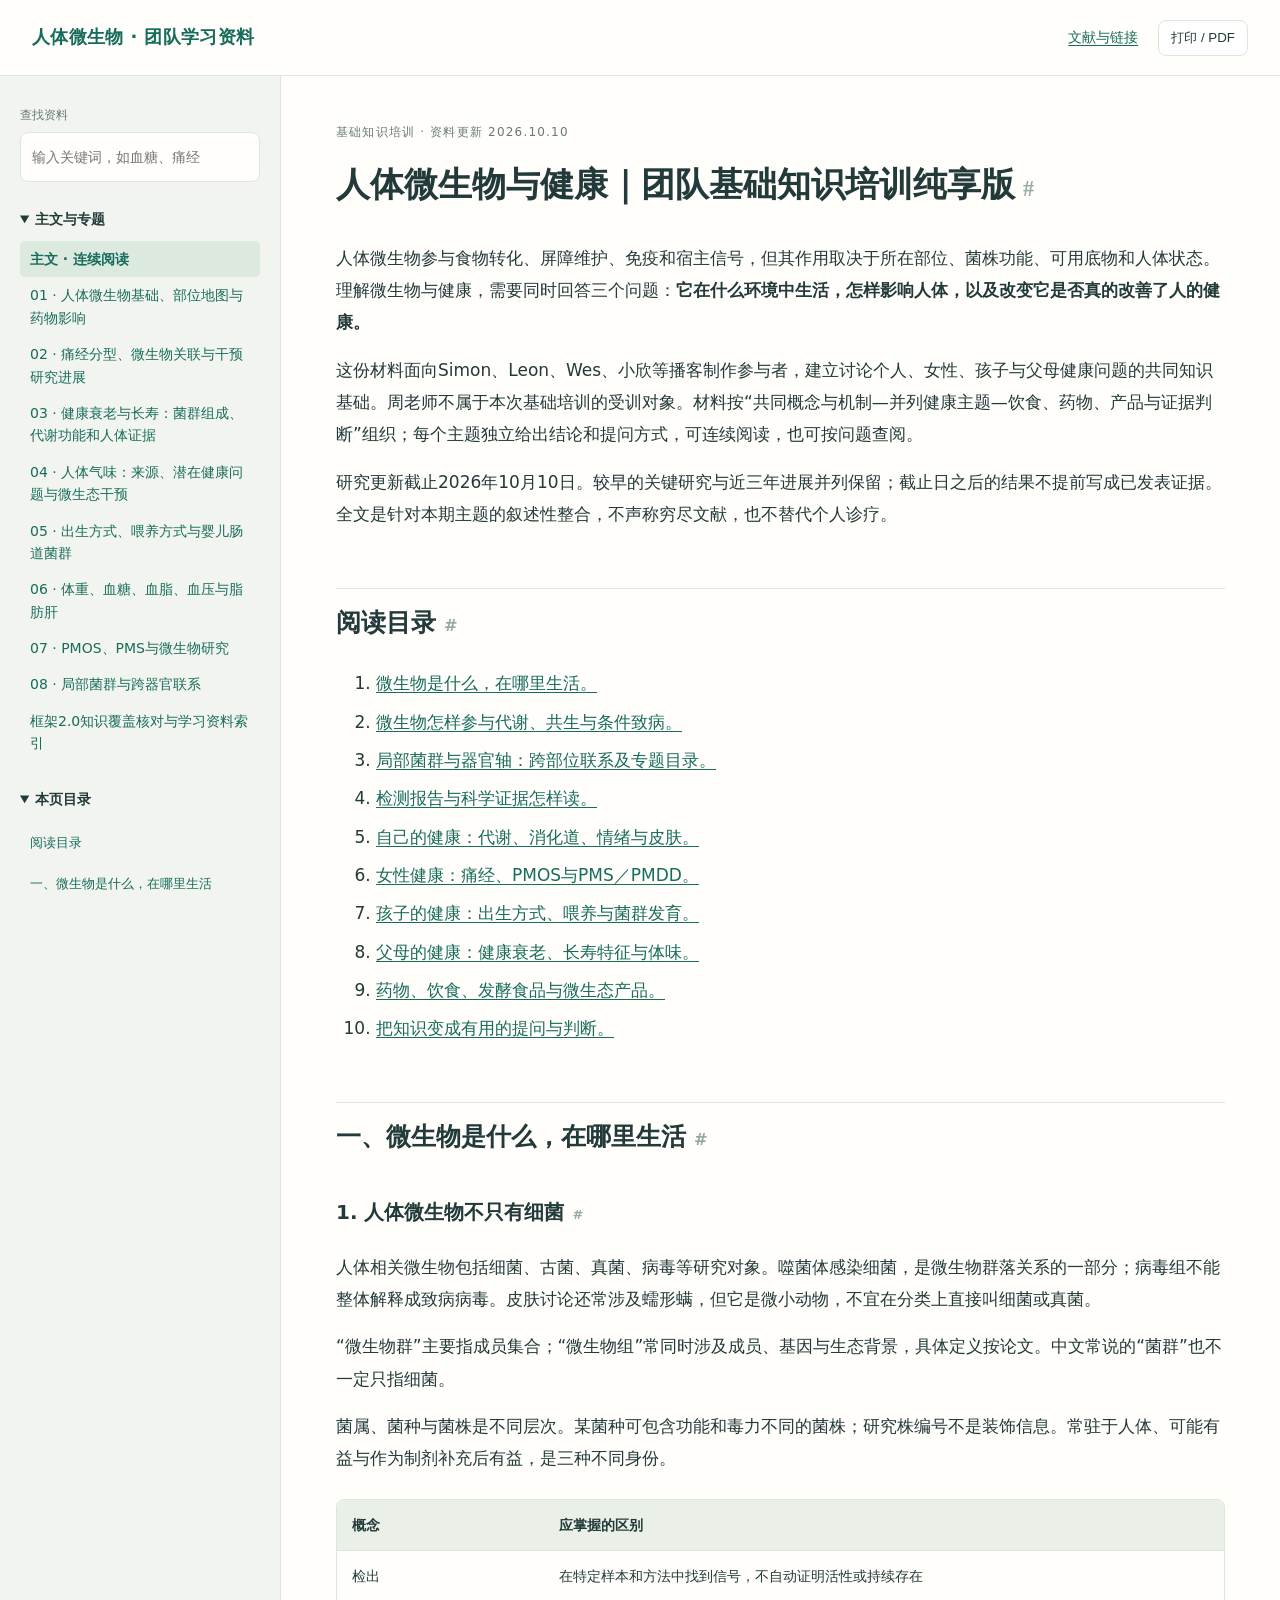
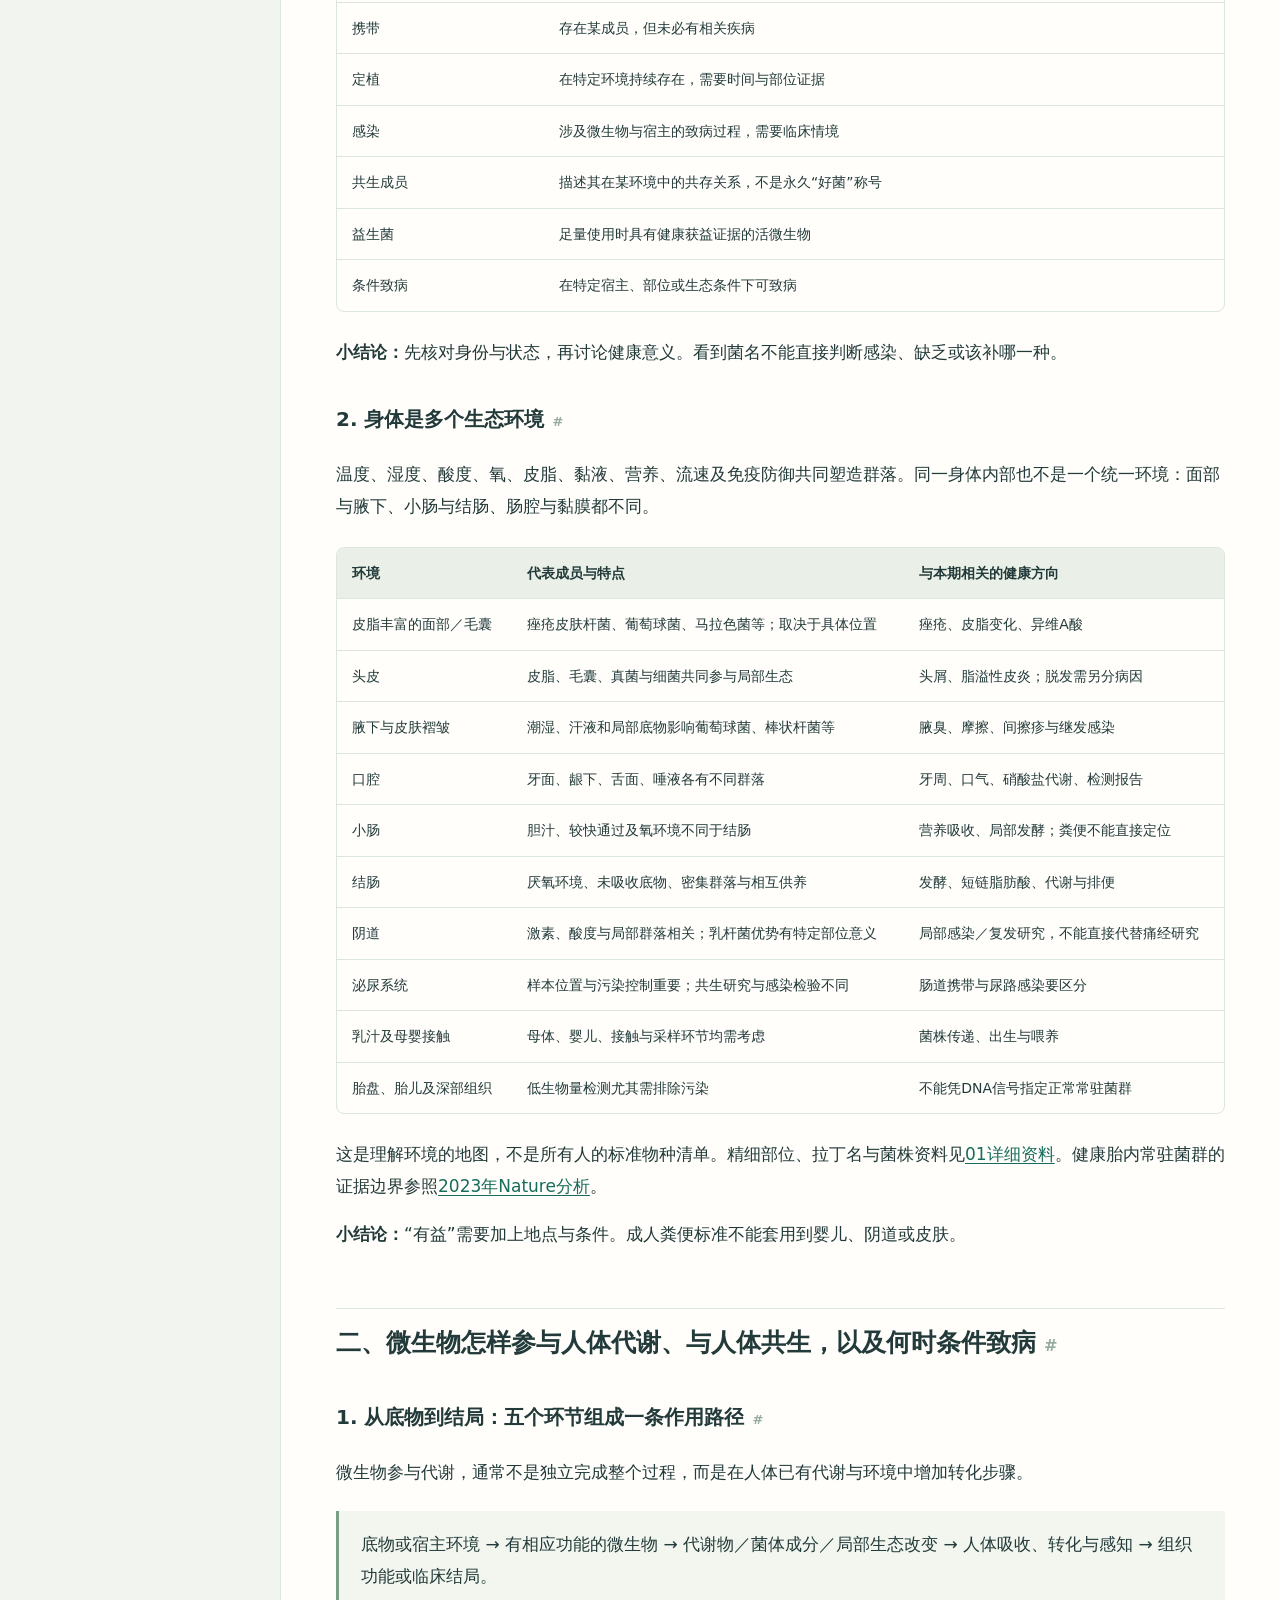
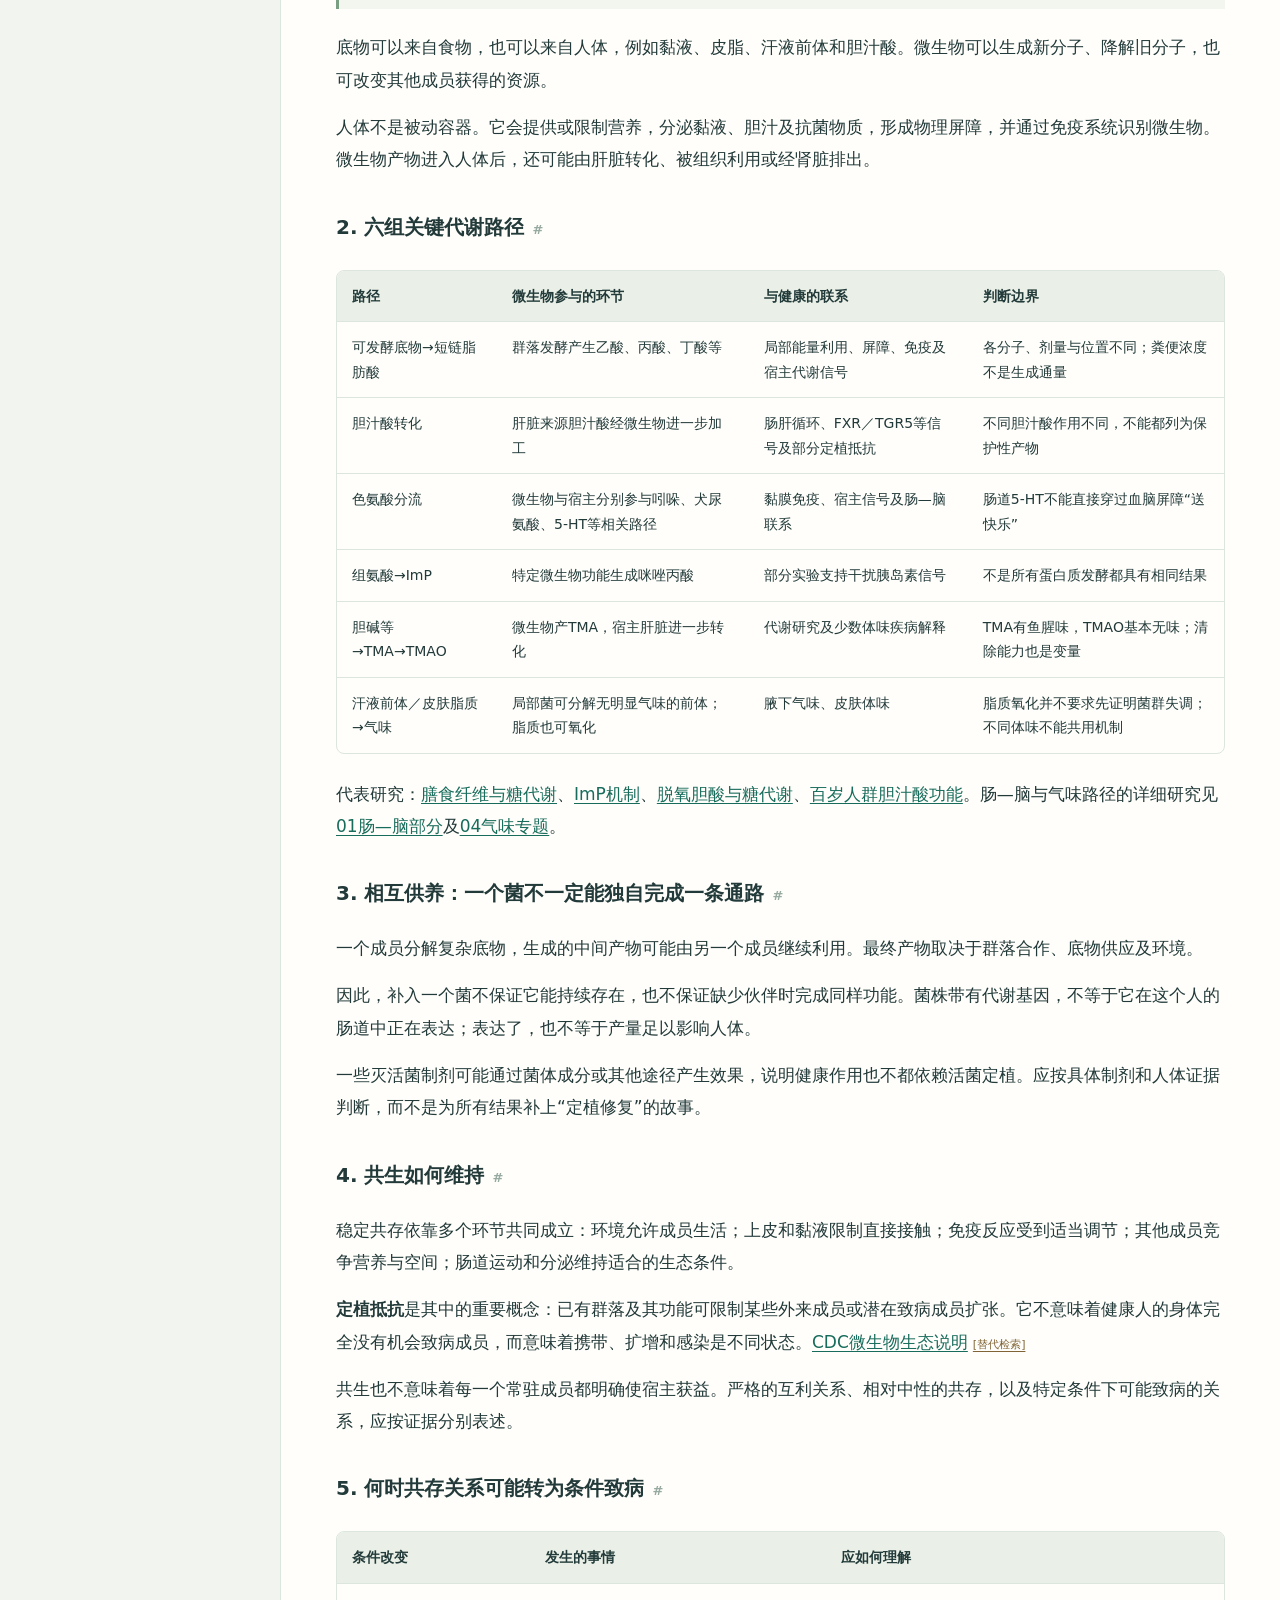
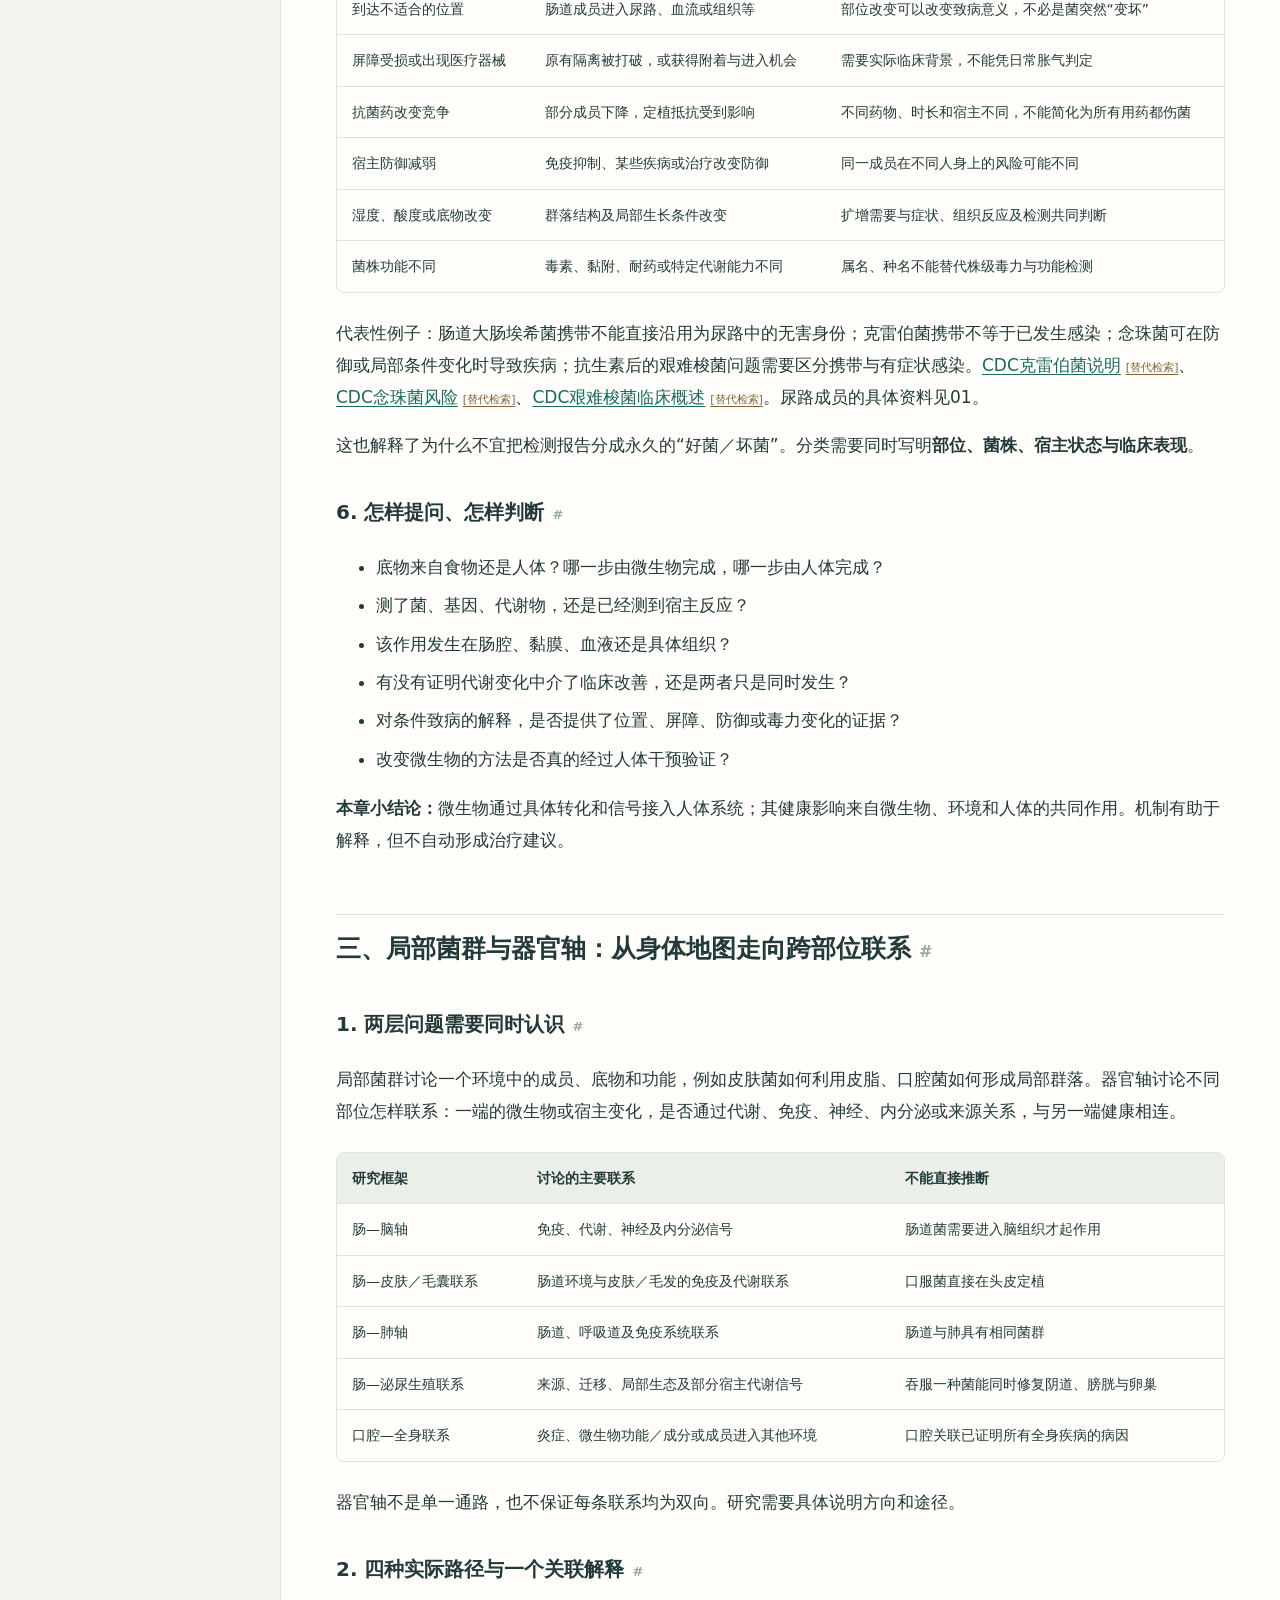
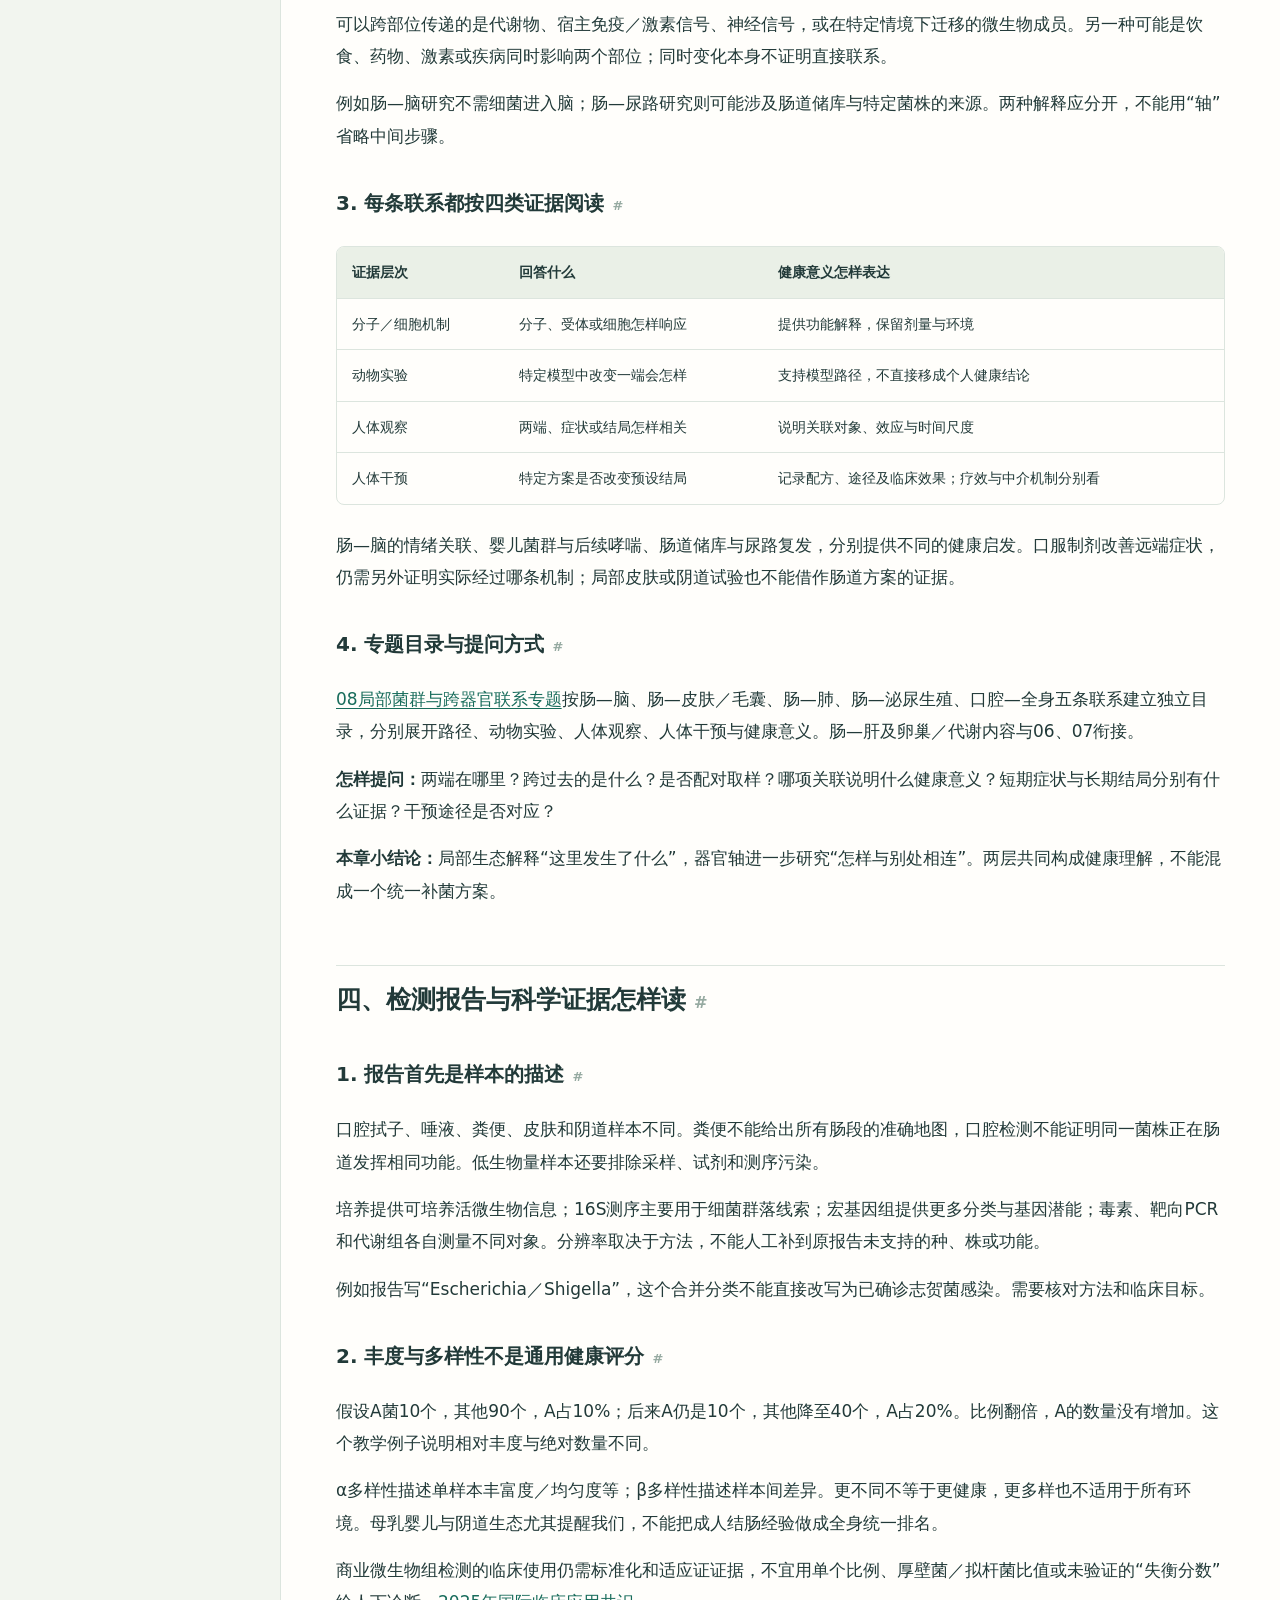
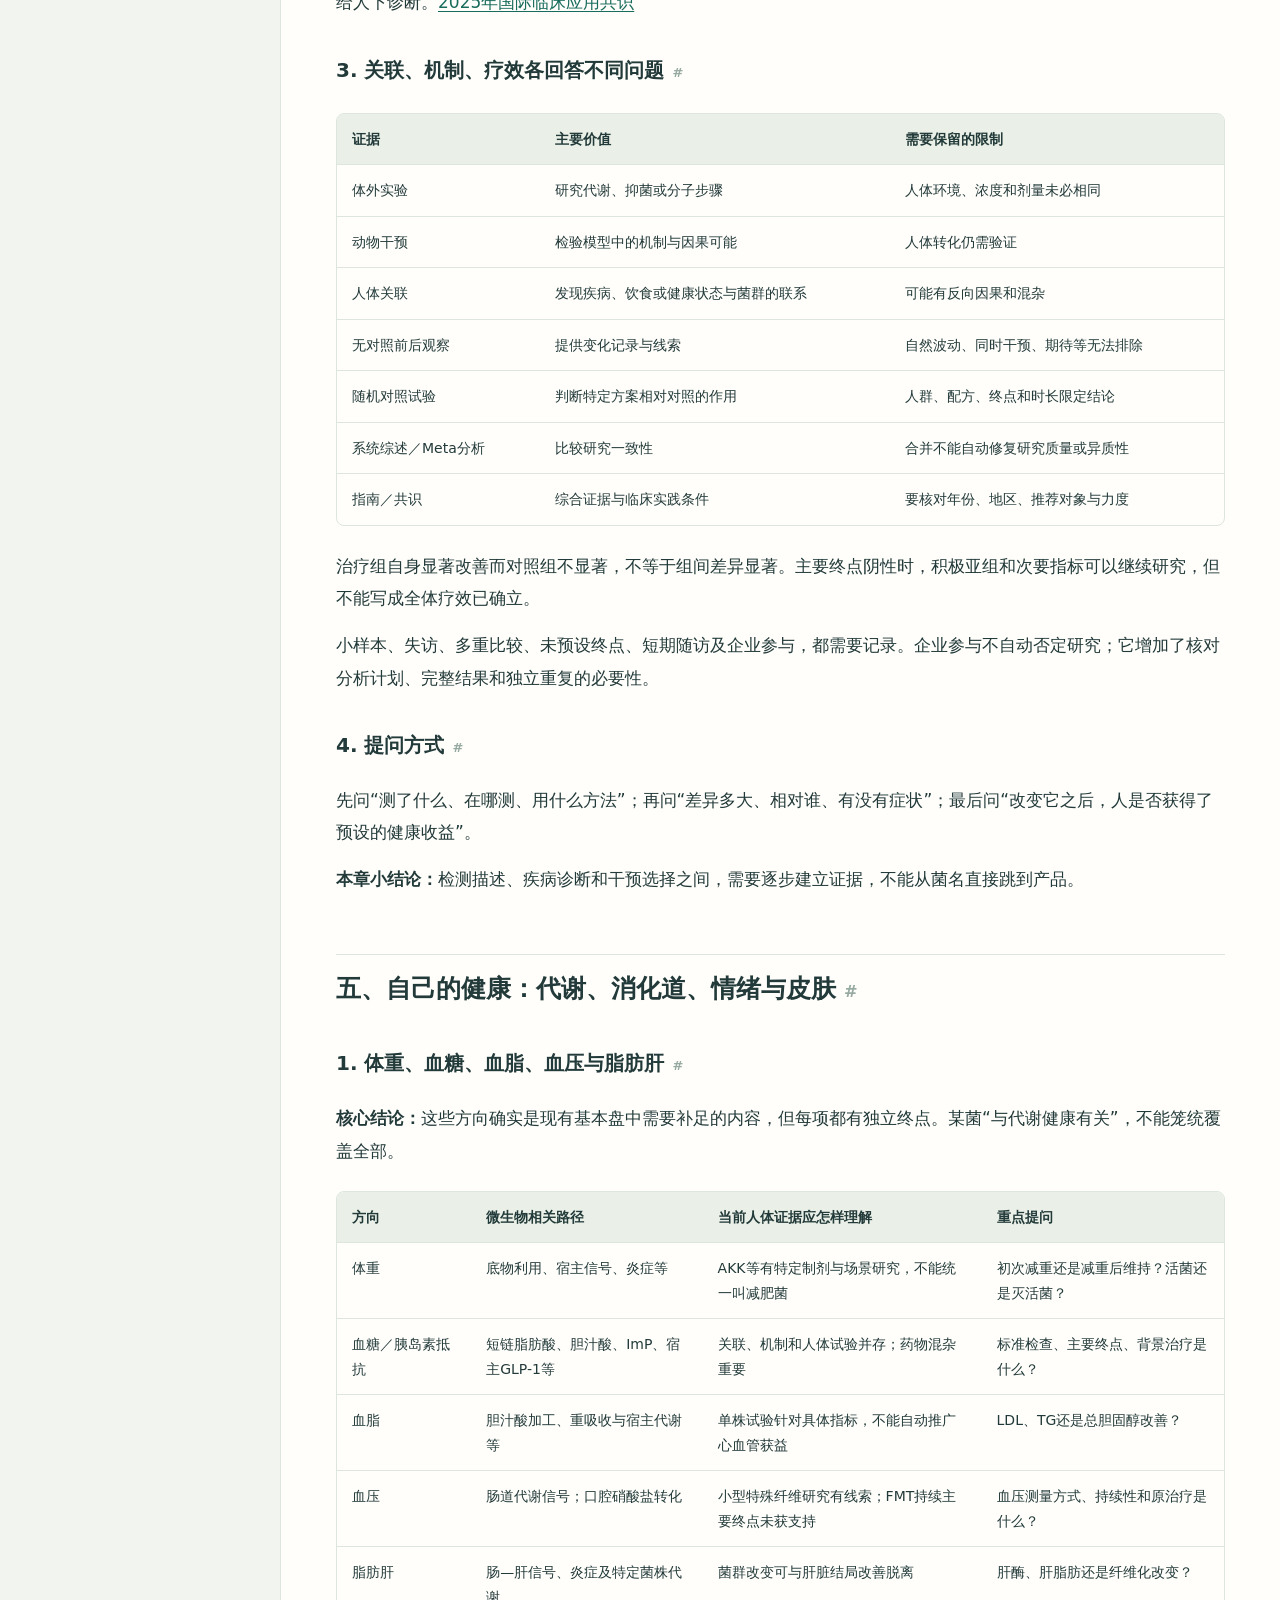
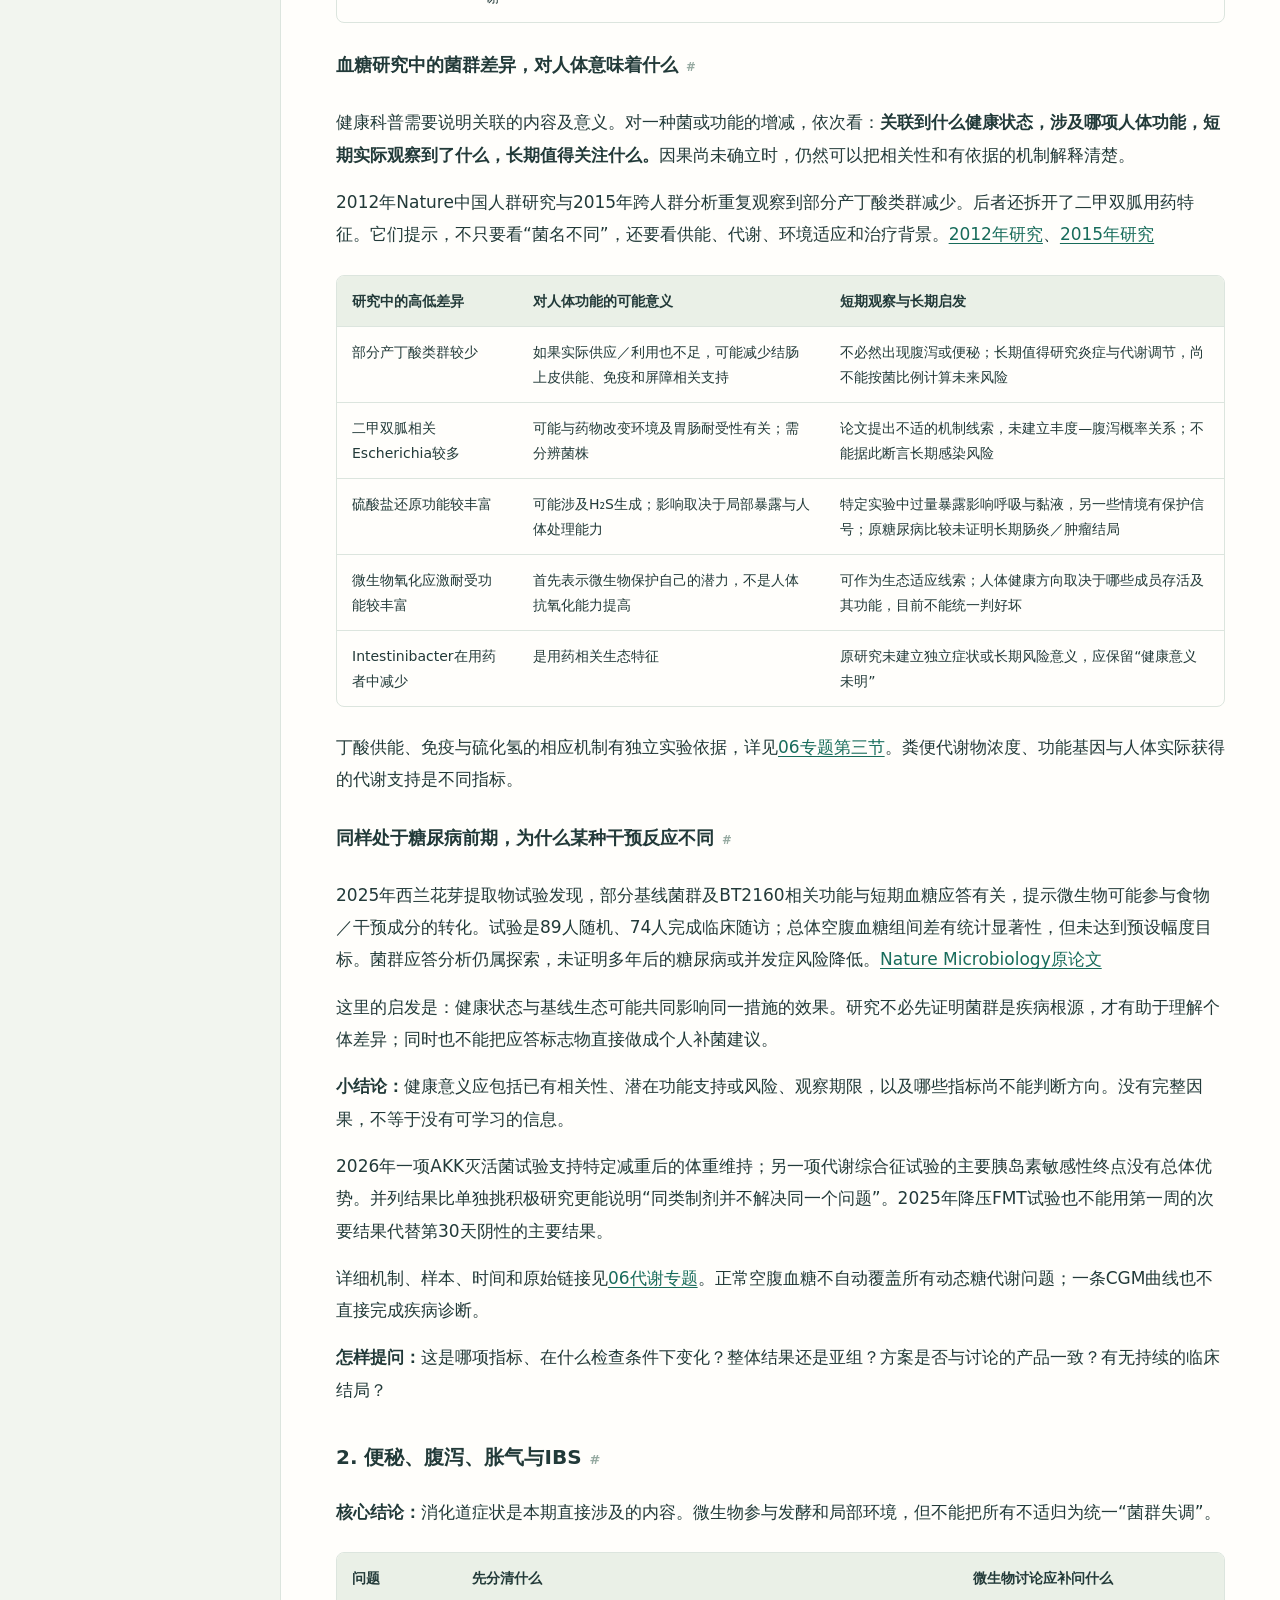
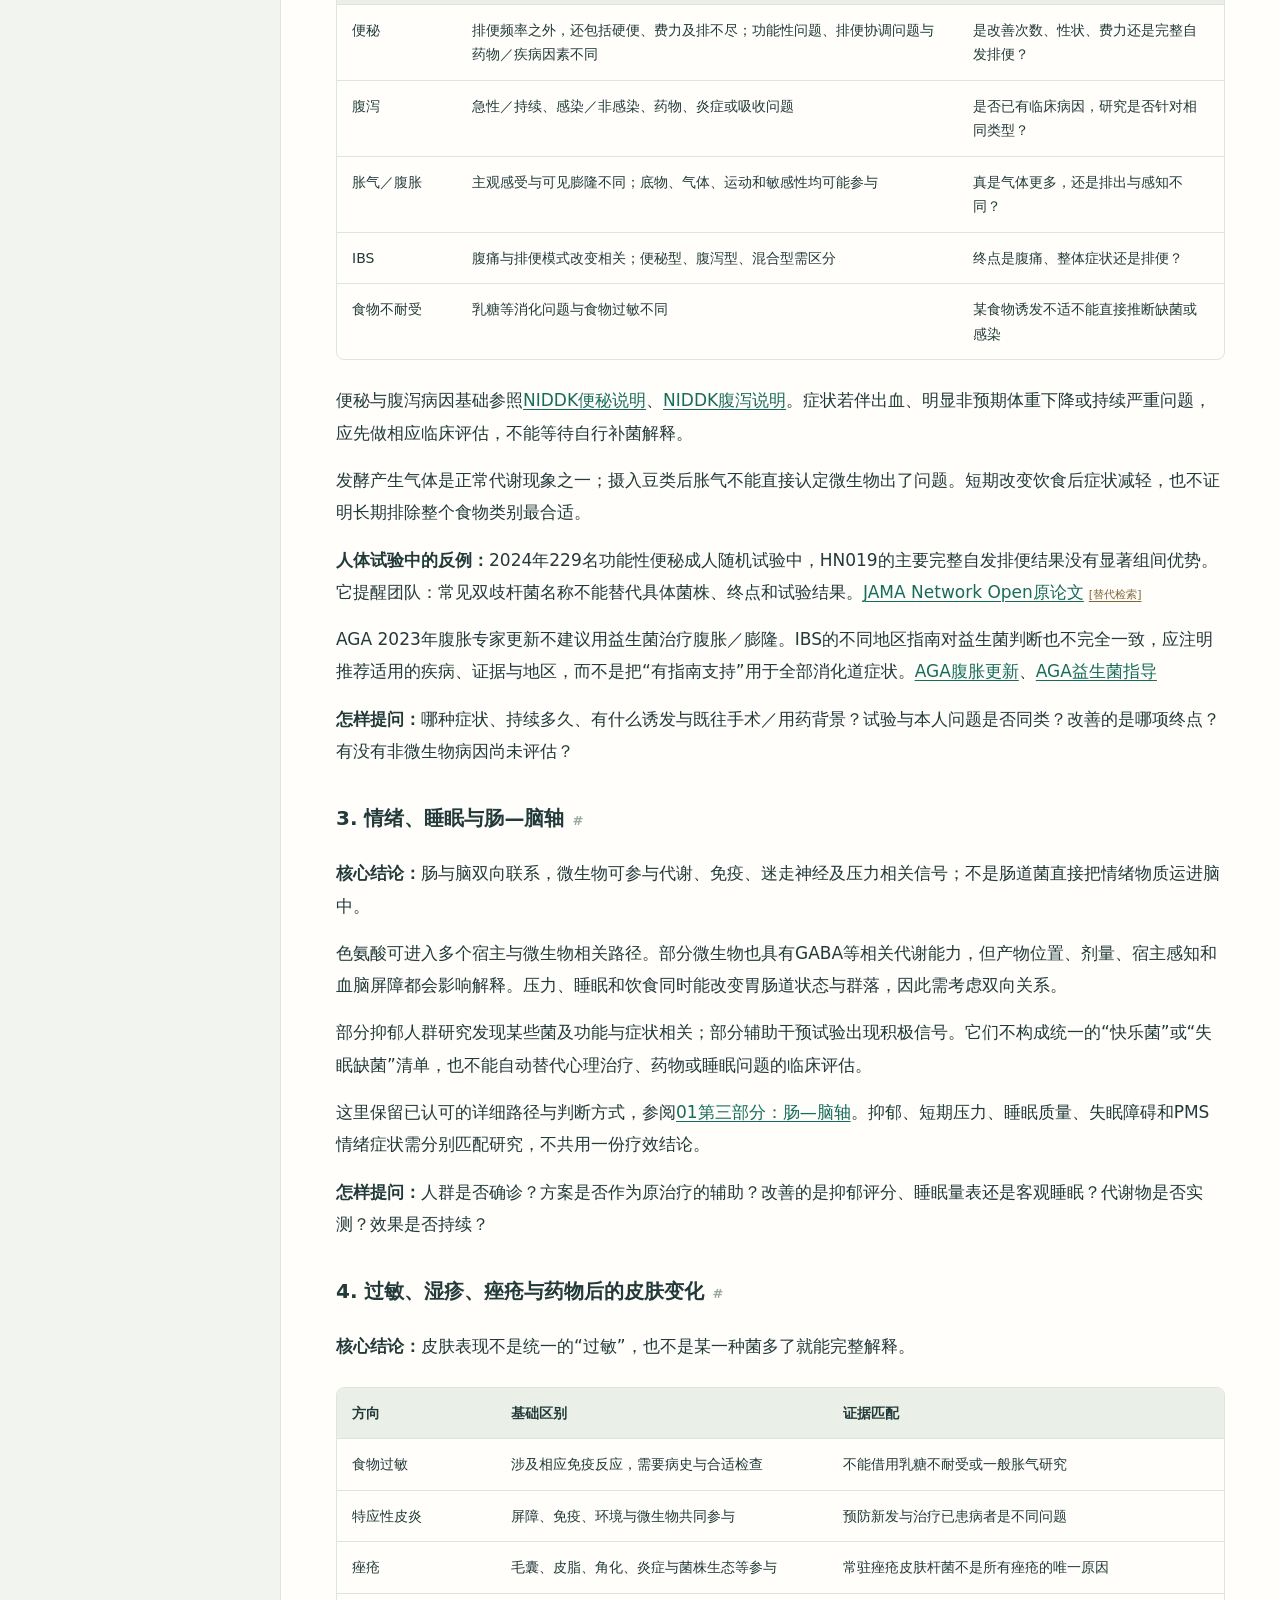
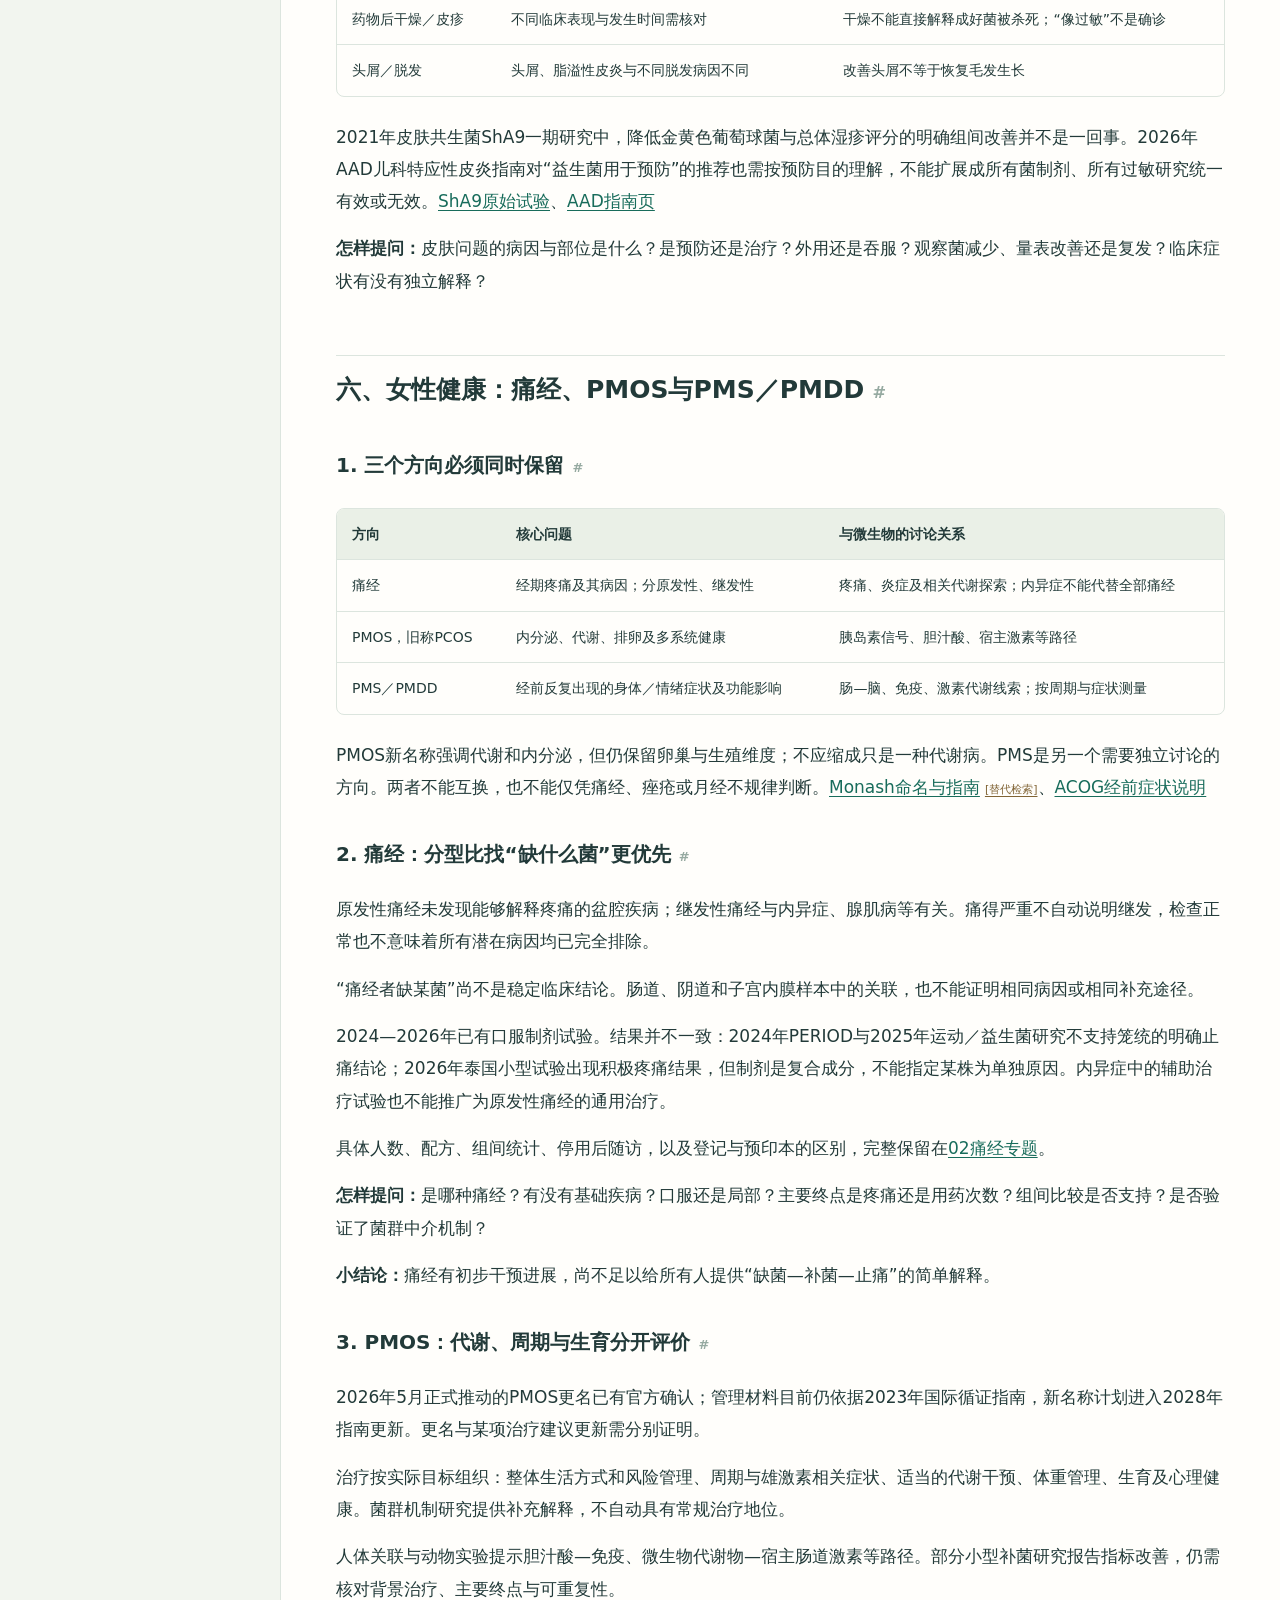
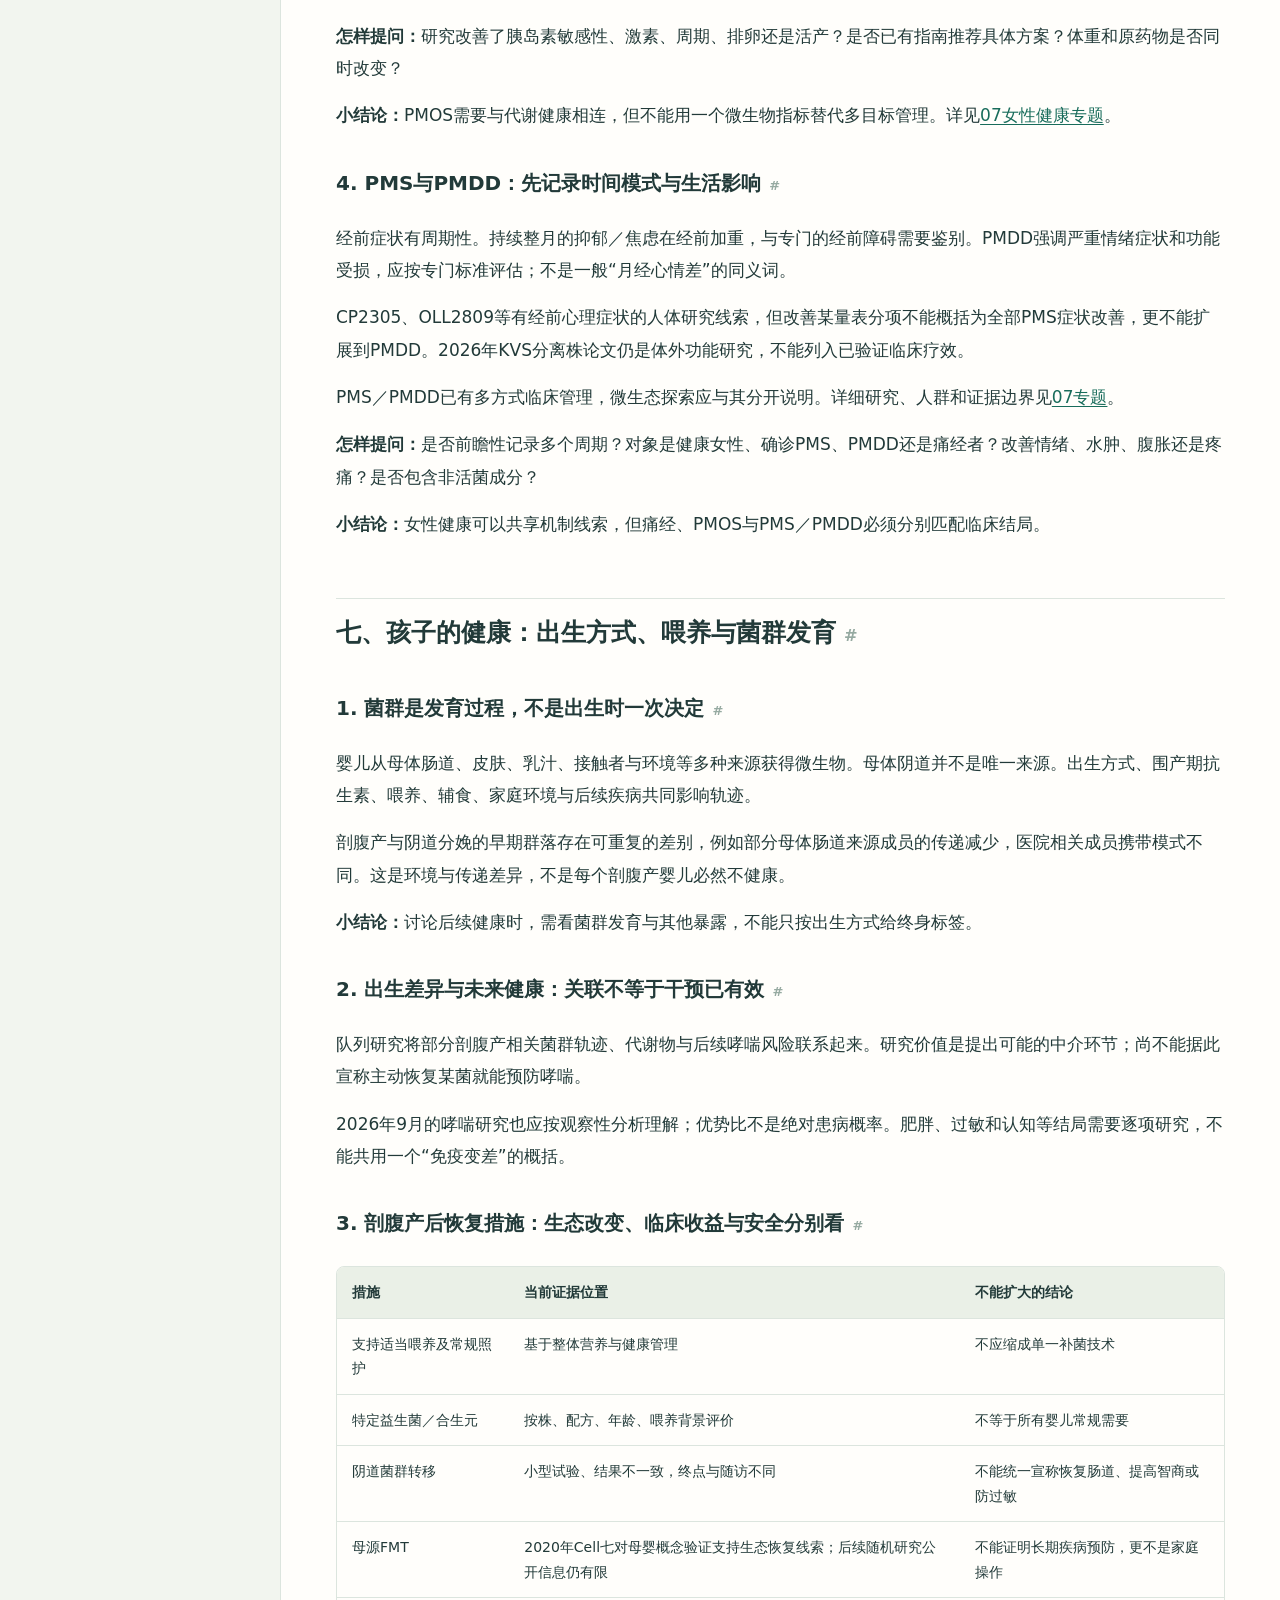
<file: index.html>
<!doctype html><html lang="zh-CN"><head><meta charset="utf-8"><meta name="viewport" content="width=device-width,initial-scale=1"><title>人体微生物与健康｜团队基础知识培训纯享版 · 微生物学习资料</title><link rel="stylesheet" href="style.css"></head><body><header><a class="brand" href="index.html">人体微生物 · 团队学习资料</a><div><a href="references.html">文献与链接</a><button onclick="window.print()">打印 / PDF</button></div></header><div class="layout"><aside><label for="search">查找资料</label><input id="search" type="search" placeholder="输入关键词，如血糖、痛经"><div id="results"></div><details class="navigation" open><summary>主文与专题</summary><nav><a href="index.html">主文 · 连续阅读</a><a href="topic-1.html"> 01 · 人体微生物基础、部位地图与药物影响</a><a href="topic-2.html"> 02 · 痛经分型、微生物关联与干预研究进展</a><a href="topic-3.html"> 03 · 健康衰老与长寿：菌群组成、代谢功能和人体证据</a><a href="topic-4.html"> 04 · 人体气味：来源、潜在健康问题与微生态干预</a><a href="topic-5.html"> 05 · 出生方式、喂养方式与婴儿肠道菌群</a><a href="topic-6.html">06 · 体重、血糖、血脂、血压与脂肪肝</a><a href="topic-7.html">07 · PMOS、PMS与微生物研究</a><a href="topic-8.html">08 · 局部菌群与跨器官联系</a><a href="coverage.html">框架2.0知识覆盖核对与学习资料索引</a></nav></details><details class="chapters" open><summary>本页目录</summary><div class="toc">
<ul>
<li><a href="#_2">阅读目录</a></li>
<li><a href="#_3">一、微生物是什么，在哪里生活</a><ul>
<li><a href="#1">1. 人体微生物不只有细菌</a></li>
<li><a href="#2">2. 身体是多个生态环境</a></li>
</ul>
</li>
<li><a href="#_4">二、微生物怎样参与人体代谢、与人体共生，以及何时条件致病</a><ul>
<li><a href="#1_1">1. 从底物到结局：五个环节组成一条作用路径</a></li>
<li><a href="#2_1">2. 六组关键代谢路径</a></li>
<li><a href="#3">3. 相互供养：一个菌不一定能独自完成一条通路</a></li>
<li><a href="#4">4. 共生如何维持</a></li>
<li><a href="#5">5. 何时共存关系可能转为条件致病</a></li>
<li><a href="#6">6. 怎样提问、怎样判断</a></li>
</ul>
</li>
<li><a href="#_5">三、局部菌群与器官轴：从身体地图走向跨部位联系</a><ul>
<li><a href="#1_2">1. 两层问题需要同时认识</a></li>
<li><a href="#2_2">2. 四种实际路径与一个关联解释</a></li>
<li><a href="#3_1">3. 每条联系都按四类证据阅读</a></li>
<li><a href="#4_1">4. 专题目录与提问方式</a></li>
</ul>
</li>
<li><a href="#_6">四、检测报告与科学证据怎样读</a><ul>
<li><a href="#1_3">1. 报告首先是样本的描述</a></li>
<li><a href="#2_3">2. 丰度与多样性不是通用健康评分</a></li>
<li><a href="#3_2">3. 关联、机制、疗效各回答不同问题</a></li>
<li><a href="#4_2">4. 提问方式</a></li>
</ul>
</li>
<li><a href="#_7">五、自己的健康：代谢、消化道、情绪与皮肤</a><ul>
<li><a href="#1_4">1. 体重、血糖、血脂、血压与脂肪肝</a></li>
<li><a href="#2-ibs">2. 便秘、腹泻、胀气与IBS</a></li>
<li><a href="#3_3">3. 情绪、睡眠与肠—脑轴</a></li>
<li><a href="#4_3">4. 过敏、湿疹、痤疮与药物后的皮肤变化</a></li>
</ul>
</li>
<li><a href="#pmospmspmdd">六、女性健康：痛经、PMOS与PMS／PMDD</a><ul>
<li><a href="#1_5">1. 三个方向必须同时保留</a></li>
<li><a href="#2_4">2. 痛经：分型比找“缺什么菌”更优先</a></li>
<li><a href="#3-pmos">3. PMOS：代谢、周期与生育分开评价</a></li>
<li><a href="#4-pmspmdd">4. PMS与PMDD：先记录时间模式与生活影响</a></li>
</ul>
</li>
<li><a href="#_10">七、孩子的健康：出生方式、喂养与菌群发育</a><ul>
<li><a href="#1_6">1. 菌群是发育过程，不是出生时一次决定</a></li>
<li><a href="#2_5">2. 出生差异与未来健康：关联不等于干预已有效</a></li>
<li><a href="#3_4">3. 剖腹产后恢复措施：生态改变、临床收益与安全分别看</a></li>
<li><a href="#4_4">4. 母乳与配方：功能与健康结局分别读</a></li>
</ul>
</li>
<li><a href="#_11">八、父母的健康：健康衰老、长寿特征与体味</a><ul>
<li><a href="#1_7">1. 长寿不等于健康衰老</a></li>
<li><a href="#2_6">2. 先看功能，再看候选菌</a></li>
<li><a href="#3_5">3. 人体气味：来源不同，机制不同</a></li>
<li><a href="#4_5">4. 除味产品的证据按部位分开</a></li>
</ul>
</li>
<li><a href="#_12">九、药物、饮食、发酵食品与微生态产品</a><ul>
<li><a href="#1_8">1. 药物有效，同时可以改变微生态</a></li>
<li><a href="#2-a">2. 异维A酸的三个重点</a></li>
<li><a href="#3_6">3. 发酵食品与微生态产品不是同义词</a></li>
<li><a href="#4_6">4. 饮食首先改变环境，不是精准补回一张菌名表</a></li>
<li><a href="#5_1">5. 产品与个人体验怎样整理</a></li>
</ul>
</li>
<li><a href="#_13">十、把知识变成有用的提问与判断</a><ul>
<li><a href="#1_9">1. 一条研究卡应包含什么</a></li>
<li><a href="#2_7">2. 六类最有价值的追问</a></li>
<li><a href="#3_7">3. 培训后的共同理解</a></li>
</ul>
</li>
<li><a href="#_14">详细学习资料索引</a></li>
</ul>
</div>
</details></aside><main><div class="eyebrow">基础知识培训 · 资料更新 2026.10.10</div><article><h1 id="_1">人体微生物与健康｜团队基础知识培训纯享版<a class="headerlink" href="#_1" title="Permanent link">#</a></h1>
<p>人体微生物参与食物转化、屏障维护、免疫和宿主信号，但其作用取决于所在部位、菌株功能、可用底物和人体状态。理解微生物与健康，需要同时回答三个问题：<strong>它在什么环境中生活，怎样影响人体，以及改变它是否真的改善了人的健康。</strong></p>
<p>这份材料面向Simon、Leon、Wes、小欣等播客制作参与者，建立讨论个人、女性、孩子与父母健康问题的共同知识基础。周老师不属于本次基础培训的受训对象。材料按“共同概念与机制—并列健康主题—饮食、药物、产品与证据判断”组织；每个主题独立给出结论和提问方式，可连续阅读，也可按问题查阅。</p>
<p>研究更新截止2026年10月10日。较早的关键研究与近三年进展并列保留；截止日之后的结果不提前写成已发表证据。全文是针对本期主题的叙述性整合，不声称穷尽文献，也不替代个人诊疗。</p>
<h2 id="_2">阅读目录<a class="headerlink" href="#_2" title="Permanent link">#</a></h2>
<ol>
<li>微生物是什么，在哪里生活。</li>
<li>微生物怎样参与代谢、共生与条件致病。</li>
<li>局部菌群与器官轴：跨部位联系及专题目录。</li>
<li>检测报告与科学证据怎样读。</li>
<li>自己的健康：代谢、消化道、情绪与皮肤。</li>
<li>女性健康：痛经、PMOS与PMS／PMDD。</li>
<li>孩子的健康：出生方式、喂养与菌群发育。</li>
<li>父母的健康：健康衰老、长寿特征与体味。</li>
<li>药物、饮食、发酵食品与微生态产品。</li>
<li>把知识变成有用的提问与判断。</li>
</ol>
<h2 id="_3">一、微生物是什么，在哪里生活<a class="headerlink" href="#_3" title="Permanent link">#</a></h2>
<h3 id="1">1. 人体微生物不只有细菌<a class="headerlink" href="#1" title="Permanent link">#</a></h3>
<p>人体相关微生物包括细菌、古菌、真菌、病毒等研究对象。噬菌体感染细菌，是微生物群落关系的一部分；病毒组不能整体解释成致病病毒。皮肤讨论还常涉及蠕形螨，但它是微小动物，不宜在分类上直接叫细菌或真菌。</p>
<p>“微生物群”主要指成员集合；“微生物组”常同时涉及成员、基因与生态背景，具体定义按论文。中文常说的“菌群”也不一定只指细菌。</p>
<p>菌属、菌种与菌株是不同层次。某菌种可包含功能和毒力不同的菌株；研究株编号不是装饰信息。常驻于人体、可能有益与作为制剂补充后有益，是三种不同身份。</p>
<table class="data-table">
<thead>
<tr>
<th>概念</th>
<th>应掌握的区别</th>
</tr>
</thead>
<tbody>
<tr>
<td>检出</td>
<td>在特定样本和方法中找到信号，不自动证明活性或持续存在</td>
</tr>
<tr>
<td>携带</td>
<td>存在某成员，但未必有相关疾病</td>
</tr>
<tr>
<td>定植</td>
<td>在特定环境持续存在，需要时间与部位证据</td>
</tr>
<tr>
<td>感染</td>
<td>涉及微生物与宿主的致病过程，需要临床情境</td>
</tr>
<tr>
<td>共生成员</td>
<td>描述其在某环境中的共存关系，不是永久“好菌”称号</td>
</tr>
<tr>
<td>益生菌</td>
<td>足量使用时具有健康获益证据的活微生物</td>
</tr>
<tr>
<td>条件致病</td>
<td>在特定宿主、部位或生态条件下可致病</td>
</tr>
</tbody>
</table>
<p><strong>小结论：</strong>先核对身份与状态，再讨论健康意义。看到菌名不能直接判断感染、缺乏或该补哪一种。</p>
<h3 id="2">2. 身体是多个生态环境<a class="headerlink" href="#2" title="Permanent link">#</a></h3>
<p>温度、湿度、酸度、氧、皮脂、黏液、营养、流速及免疫防御共同塑造群落。同一身体内部也不是一个统一环境：面部与腋下、小肠与结肠、肠腔与黏膜都不同。</p>
<table class="data-table">
<thead>
<tr>
<th>环境</th>
<th>代表成员与特点</th>
<th>与本期相关的健康方向</th>
</tr>
</thead>
<tbody>
<tr>
<td>皮脂丰富的面部／毛囊</td>
<td>痤疮皮肤杆菌、葡萄球菌、马拉色菌等；取决于具体位置</td>
<td>痤疮、皮脂变化、异维A酸</td>
</tr>
<tr>
<td>头皮</td>
<td>皮脂、毛囊、真菌与细菌共同参与局部生态</td>
<td>头屑、脂溢性皮炎；脱发需另分病因</td>
</tr>
<tr>
<td>腋下与皮肤褶皱</td>
<td>潮湿、汗液和局部底物影响葡萄球菌、棒状杆菌等</td>
<td>腋臭、摩擦、间擦疹与继发感染</td>
</tr>
<tr>
<td>口腔</td>
<td>牙面、龈下、舌面、唾液各有不同群落</td>
<td>牙周、口气、硝酸盐代谢、检测报告</td>
</tr>
<tr>
<td>小肠</td>
<td>胆汁、较快通过及氧环境不同于结肠</td>
<td>营养吸收、局部发酵；粪便不能直接定位</td>
</tr>
<tr>
<td>结肠</td>
<td>厌氧环境、未吸收底物、密集群落与相互供养</td>
<td>发酵、短链脂肪酸、代谢与排便</td>
</tr>
<tr>
<td>阴道</td>
<td>激素、酸度与局部群落相关；乳杆菌优势有特定部位意义</td>
<td>局部感染／复发研究，不能直接代替痛经研究</td>
</tr>
<tr>
<td>泌尿系统</td>
<td>样本位置与污染控制重要；共生研究与感染检验不同</td>
<td>肠道携带与尿路感染要区分</td>
</tr>
<tr>
<td>乳汁及母婴接触</td>
<td>母体、婴儿、接触与采样环节均需考虑</td>
<td>菌株传递、出生与喂养</td>
</tr>
<tr>
<td>胎盘、胎儿及深部组织</td>
<td>低生物量检测尤其需排除污染</td>
<td>不能凭DNA信号指定正常常驻菌群</td>
</tr>
</tbody>
</table>
<p>这是理解环境的地图，不是所有人的标准物种清单。精细部位、拉丁名与菌株资料见<a href="topic-1.html">01详细资料</a>。健康胎内常驻菌群的证据边界参照<a data-external="true" href="https://www.nature.com/articles/s41586-022-05546-8" rel="noopener noreferrer" target="_blank">2023年Nature分析</a>。</p>
<p><strong>小结论：</strong>“有益”需要加上地点与条件。成人粪便标准不能套用到婴儿、阴道或皮肤。</p>
<h2 id="_4">二、微生物怎样参与人体代谢、与人体共生，以及何时条件致病<a class="headerlink" href="#_4" title="Permanent link">#</a></h2>
<h3 id="1_1">1. 从底物到结局：五个环节组成一条作用路径<a class="headerlink" href="#1_1" title="Permanent link">#</a></h3>
<p>微生物参与代谢，通常不是独立完成整个过程，而是在人体已有代谢与环境中增加转化步骤。</p>
<blockquote>
<p>底物或宿主环境 → 有相应功能的微生物 → 代谢物／菌体成分／局部生态改变 → 人体吸收、转化与感知 → 组织功能或临床结局。</p>
</blockquote>
<p>底物可以来自食物，也可以来自人体，例如黏液、皮脂、汗液前体和胆汁酸。微生物可以生成新分子、降解旧分子，也可改变其他成员获得的资源。</p>
<p>人体不是被动容器。它会提供或限制营养，分泌黏液、胆汁及抗菌物质，形成物理屏障，并通过免疫系统识别微生物。微生物产物进入人体后，还可能由肝脏转化、被组织利用或经肾脏排出。</p>
<h3 id="2_1">2. 六组关键代谢路径<a class="headerlink" href="#2_1" title="Permanent link">#</a></h3>
<table class="data-table">
<thead>
<tr>
<th>路径</th>
<th>微生物参与的环节</th>
<th>与健康的联系</th>
<th>判断边界</th>
</tr>
</thead>
<tbody>
<tr>
<td>可发酵底物→短链脂肪酸</td>
<td>群落发酵产生乙酸、丙酸、丁酸等</td>
<td>局部能量利用、屏障、免疫及宿主代谢信号</td>
<td>各分子、剂量与位置不同；粪便浓度不是生成通量</td>
</tr>
<tr>
<td>胆汁酸转化</td>
<td>肝脏来源胆汁酸经微生物进一步加工</td>
<td>肠肝循环、FXR／TGR5等信号及部分定植抵抗</td>
<td>不同胆汁酸作用不同，不能都列为保护性产物</td>
</tr>
<tr>
<td>色氨酸分流</td>
<td>微生物与宿主分别参与吲哚、犬尿氨酸、5-HT等相关路径</td>
<td>黏膜免疫、宿主信号及肠—脑联系</td>
<td>肠道5-HT不能直接穿过血脑屏障“送快乐”</td>
</tr>
<tr>
<td>组氨酸→ImP</td>
<td>特定微生物功能生成咪唑丙酸</td>
<td>部分实验支持干扰胰岛素信号</td>
<td>不是所有蛋白质发酵都具有相同结果</td>
</tr>
<tr>
<td>胆碱等→TMA→TMAO</td>
<td>微生物产TMA，宿主肝脏进一步转化</td>
<td>代谢研究及少数体味疾病解释</td>
<td>TMA有鱼腥味，TMAO基本无味；清除能力也是变量</td>
</tr>
<tr>
<td>汗液前体／皮肤脂质→气味</td>
<td>局部菌可分解无明显气味的前体；脂质也可氧化</td>
<td>腋下气味、皮肤体味</td>
<td>脂质氧化并不要求先证明菌群失调；不同体味不能共用机制</td>
</tr>
</tbody>
</table>
<p>代表研究：<a data-external="true" href="https://pubmed.ncbi.nlm.nih.gov/29590046/" rel="noopener noreferrer" target="_blank">膳食纤维与糖代谢</a>、<a data-external="true" href="https://pubmed.ncbi.nlm.nih.gov/30401435/" rel="noopener noreferrer" target="_blank">ImP机制</a>、<a data-external="true" href="https://www.nature.com/articles/s41467-024-48543-3" rel="noopener noreferrer" target="_blank">脱氧胆酸与糖代谢</a>、<a data-external="true" href="https://www.nature.com/articles/s41586-021-03832-5" rel="noopener noreferrer" target="_blank">百岁人群胆汁酸功能</a>。肠—脑与气味路径的详细研究见<a href="topic-1.html">01肠—脑部分</a>及<a href="topic-4.html">04气味专题</a>。</p>
<h3 id="3">3. 相互供养：一个菌不一定能独自完成一条通路<a class="headerlink" href="#3" title="Permanent link">#</a></h3>
<p>一个成员分解复杂底物，生成的中间产物可能由另一个成员继续利用。最终产物取决于群落合作、底物供应及环境。</p>
<p>因此，补入一个菌不保证它能持续存在，也不保证缺少伙伴时完成同样功能。菌株带有代谢基因，不等于它在这个人的肠道中正在表达；表达了，也不等于产量足以影响人体。</p>
<p>一些灭活菌制剂可能通过菌体成分或其他途径产生效果，说明健康作用也不都依赖活菌定植。应按具体制剂和人体证据判断，而不是为所有结果补上“定植修复”的故事。</p>
<h3 id="4">4. 共生如何维持<a class="headerlink" href="#4" title="Permanent link">#</a></h3>
<p>稳定共存依靠多个环节共同成立：环境允许成员生活；上皮和黏液限制直接接触；免疫反应受到适当调节；其他成员竞争营养与空间；肠道运动和分泌维持适合的生态条件。</p>
<p><strong>定植抵抗</strong>是其中的重要概念：已有群落及其功能可限制某些外来成员或潜在致病成员扩张。它不意味着健康人的身体完全没有机会致病成员，而意味着携带、扩增和感染是不同状态。<a data-external="true" href="https://www.cdc.gov/antimicrobial-resistance/about/about-microbial-ecology.html" rel="noopener noreferrer" target="_blank">CDC微生物生态说明</a></p>
<p>共生也不意味着每一个常驻成员都明确使宿主获益。严格的互利关系、相对中性的共存，以及特定条件下可能致病的关系，应按证据分别表述。</p>
<h3 id="5">5. 何时共存关系可能转为条件致病<a class="headerlink" href="#5" title="Permanent link">#</a></h3>
<table class="data-table">
<thead>
<tr>
<th>条件改变</th>
<th>发生的事情</th>
<th>应如何理解</th>
</tr>
</thead>
<tbody>
<tr>
<td>到达不适合的位置</td>
<td>肠道成员进入尿路、血流或组织等</td>
<td>部位改变可以改变致病意义，不必是菌突然“变坏”</td>
</tr>
<tr>
<td>屏障受损或出现医疗器械</td>
<td>原有隔离被打破，或获得附着与进入机会</td>
<td>需要实际临床背景，不能凭日常胀气判定</td>
</tr>
<tr>
<td>抗菌药改变竞争</td>
<td>部分成员下降，定植抵抗受到影响</td>
<td>不同药物、时长和宿主不同，不能简化为所有用药都伤菌</td>
</tr>
<tr>
<td>宿主防御减弱</td>
<td>免疫抑制、某些疾病或治疗改变防御</td>
<td>同一成员在不同人身上的风险可能不同</td>
</tr>
<tr>
<td>湿度、酸度或底物改变</td>
<td>群落结构及局部生长条件改变</td>
<td>扩增需要与症状、组织反应及检测共同判断</td>
</tr>
<tr>
<td>菌株功能不同</td>
<td>毒素、黏附、耐药或特定代谢能力不同</td>
<td>属名、种名不能替代株级毒力与功能检测</td>
</tr>
</tbody>
</table>
<p>代表性例子：肠道大肠埃希菌携带不能直接沿用为尿路中的无害身份；克雷伯菌携带不等于已发生感染；念珠菌可在防御或局部条件变化时导致疾病；抗生素后的艰难梭菌问题需要区分携带与有症状感染。<a data-external="true" href="https://www.cdc.gov/klebsiella/about/" rel="noopener noreferrer" target="_blank">CDC克雷伯菌说明</a>、<a data-external="true" href="https://www.cdc.gov/candidiasis/risk-factors/" rel="noopener noreferrer" target="_blank">CDC念珠菌风险</a>、<a data-external="true" href="https://www.cdc.gov/c-diff/hcp/clinical-overview/index.html" rel="noopener noreferrer" target="_blank">CDC艰难梭菌临床概述</a>。尿路成员的具体资料见01。</p>
<p>这也解释了为什么不宜把检测报告分成永久的“好菌／坏菌”。分类需要同时写明<strong>部位、菌株、宿主状态与临床表现</strong>。</p>
<h3 id="6">6. 怎样提问、怎样判断<a class="headerlink" href="#6" title="Permanent link">#</a></h3>
<ul>
<li>底物来自食物还是人体？哪一步由微生物完成，哪一步由人体完成？</li>
<li>测了菌、基因、代谢物，还是已经测到宿主反应？</li>
<li>该作用发生在肠腔、黏膜、血液还是具体组织？</li>
<li>有没有证明代谢变化中介了临床改善，还是两者只是同时发生？</li>
<li>对条件致病的解释，是否提供了位置、屏障、防御或毒力变化的证据？</li>
<li>改变微生物的方法是否真的经过人体干预验证？</li>
</ul>
<p><strong>本章小结论：</strong>微生物通过具体转化和信号接入人体系统；其健康影响来自微生物、环境和人体的共同作用。机制有助于解释，但不自动形成治疗建议。</p>
<h2 id="_5">三、局部菌群与器官轴：从身体地图走向跨部位联系<a class="headerlink" href="#_5" title="Permanent link">#</a></h2>
<h3 id="1_2">1. 两层问题需要同时认识<a class="headerlink" href="#1_2" title="Permanent link">#</a></h3>
<p>局部菌群讨论一个环境中的成员、底物和功能，例如皮肤菌如何利用皮脂、口腔菌如何形成局部群落。器官轴讨论不同部位怎样联系：一端的微生物或宿主变化，是否通过代谢、免疫、神经、内分泌或来源关系，与另一端健康相连。</p>
<table class="data-table">
<thead>
<tr>
<th>研究框架</th>
<th>讨论的主要联系</th>
<th>不能直接推断</th>
</tr>
</thead>
<tbody>
<tr>
<td>肠—脑轴</td>
<td>免疫、代谢、神经及内分泌信号</td>
<td>肠道菌需要进入脑组织才起作用</td>
</tr>
<tr>
<td>肠—皮肤／毛囊联系</td>
<td>肠道环境与皮肤／毛发的免疫及代谢联系</td>
<td>口服菌直接在头皮定植</td>
</tr>
<tr>
<td>肠—肺轴</td>
<td>肠道、呼吸道及免疫系统联系</td>
<td>肠道与肺具有相同菌群</td>
</tr>
<tr>
<td>肠—泌尿生殖联系</td>
<td>来源、迁移、局部生态及部分宿主代谢信号</td>
<td>吞服一种菌能同时修复阴道、膀胱与卵巢</td>
</tr>
<tr>
<td>口腔—全身联系</td>
<td>炎症、微生物功能／成分或成员进入其他环境</td>
<td>口腔关联已证明所有全身疾病的病因</td>
</tr>
</tbody>
</table>
<p>器官轴不是单一通路，也不保证每条联系均为双向。研究需要具体说明方向和途径。</p>
<h3 id="2_2">2. 四种实际路径与一个关联解释<a class="headerlink" href="#2_2" title="Permanent link">#</a></h3>
<p>可以跨部位传递的是代谢物、宿主免疫／激素信号、神经信号，或在特定情境下迁移的微生物成员。另一种可能是饮食、药物、激素或疾病同时影响两个部位；同时变化本身不证明直接联系。</p>
<p>例如肠—脑研究不需细菌进入脑；肠—尿路研究则可能涉及肠道储库与特定菌株的来源。两种解释应分开，不能用“轴”省略中间步骤。</p>
<h3 id="3_1">3. 每条联系都按四类证据阅读<a class="headerlink" href="#3_1" title="Permanent link">#</a></h3>
<table class="data-table">
<thead>
<tr>
<th>证据层次</th>
<th>回答什么</th>
<th>健康意义怎样表达</th>
</tr>
</thead>
<tbody>
<tr>
<td>分子／细胞机制</td>
<td>分子、受体或细胞怎样响应</td>
<td>提供功能解释，保留剂量与环境</td>
</tr>
<tr>
<td>动物实验</td>
<td>特定模型中改变一端会怎样</td>
<td>支持模型路径，不直接移成个人健康结论</td>
</tr>
<tr>
<td>人体观察</td>
<td>两端、症状或结局怎样相关</td>
<td>说明关联对象、效应与时间尺度</td>
</tr>
<tr>
<td>人体干预</td>
<td>特定方案是否改变预设结局</td>
<td>记录配方、途径及临床效果；疗效与中介机制分别看</td>
</tr>
</tbody>
</table>
<p>肠—脑的情绪关联、婴儿菌群与后续哮喘、肠道储库与尿路复发，分别提供不同的健康启发。口服制剂改善远端症状，仍需另外证明实际经过哪条机制；局部皮肤或阴道试验也不能借作肠道方案的证据。</p>
<h3 id="4_1">4. 专题目录与提问方式<a class="headerlink" href="#4_1" title="Permanent link">#</a></h3>
<p><a href="topic-8.html">08局部菌群与跨器官联系专题</a>按肠—脑、肠—皮肤／毛囊、肠—肺、肠—泌尿生殖、口腔—全身五条联系建立独立目录，分别展开路径、动物实验、人体观察、人体干预与健康意义。肠—肝及卵巢／代谢内容与06、07衔接。</p>
<p><strong>怎样提问：</strong>两端在哪里？跨过去的是什么？是否配对取样？哪项关联说明什么健康意义？短期症状与长期结局分别有什么证据？干预途径是否对应？</p>
<p><strong>本章小结论：</strong>局部生态解释“这里发生了什么”，器官轴进一步研究“怎样与别处相连”。两层共同构成健康理解，不能混成一个统一补菌方案。</p>
<h2 id="_6">四、检测报告与科学证据怎样读<a class="headerlink" href="#_6" title="Permanent link">#</a></h2>
<h3 id="1_3">1. 报告首先是样本的描述<a class="headerlink" href="#1_3" title="Permanent link">#</a></h3>
<p>口腔拭子、唾液、粪便、皮肤和阴道样本不同。粪便不能给出所有肠段的准确地图，口腔检测不能证明同一菌株正在肠道发挥相同功能。低生物量样本还要排除采样、试剂和测序污染。</p>
<p>培养提供可培养活微生物信息；16S测序主要用于细菌群落线索；宏基因组提供更多分类与基因潜能；毒素、靶向PCR和代谢组各自测量不同对象。分辨率取决于方法，不能人工补到原报告未支持的种、株或功能。</p>
<p>例如报告写“Escherichia／Shigella”，这个合并分类不能直接改写为已确诊志贺菌感染。需要核对方法和临床目标。</p>
<h3 id="2_3">2. 丰度与多样性不是通用健康评分<a class="headerlink" href="#2_3" title="Permanent link">#</a></h3>
<p>假设A菌10个，其他90个，A占10%；后来A仍是10个，其他降至40个，A占20%。比例翻倍，A的数量没有增加。这个教学例子说明相对丰度与绝对数量不同。</p>
<p>α多样性描述单样本丰富度／均匀度等；β多样性描述样本间差异。更不同不等于更健康，更多样也不适用于所有环境。母乳婴儿与阴道生态尤其提醒我们，不能把成人结肠经验做成全身统一排名。</p>
<p>商业微生物组检测的临床使用仍需标准化和适应证证据，不宜用单个比例、厚壁菌／拟杆菌比值或未验证的“失衡分数”给人下诊断。<a data-external="true" href="https://pubmed.ncbi.nlm.nih.gov/39647502/" rel="noopener noreferrer" target="_blank">2025年国际临床应用共识</a></p>
<h3 id="3_2">3. 关联、机制、疗效各回答不同问题<a class="headerlink" href="#3_2" title="Permanent link">#</a></h3>
<table class="data-table">
<thead>
<tr>
<th>证据</th>
<th>主要价值</th>
<th>需要保留的限制</th>
</tr>
</thead>
<tbody>
<tr>
<td>体外实验</td>
<td>研究代谢、抑菌或分子步骤</td>
<td>人体环境、浓度和剂量未必相同</td>
</tr>
<tr>
<td>动物干预</td>
<td>检验模型中的机制与因果可能</td>
<td>人体转化仍需验证</td>
</tr>
<tr>
<td>人体关联</td>
<td>发现疾病、饮食或健康状态与菌群的联系</td>
<td>可能有反向因果和混杂</td>
</tr>
<tr>
<td>无对照前后观察</td>
<td>提供变化记录与线索</td>
<td>自然波动、同时干预、期待等无法排除</td>
</tr>
<tr>
<td>随机对照试验</td>
<td>判断特定方案相对对照的作用</td>
<td>人群、配方、终点和时长限定结论</td>
</tr>
<tr>
<td>系统综述／Meta分析</td>
<td>比较研究一致性</td>
<td>合并不能自动修复研究质量或异质性</td>
</tr>
<tr>
<td>指南／共识</td>
<td>综合证据与临床实践条件</td>
<td>要核对年份、地区、推荐对象与力度</td>
</tr>
</tbody>
</table>
<p>治疗组自身显著改善而对照组不显著，不等于组间差异显著。主要终点阴性时，积极亚组和次要指标可以继续研究，但不能写成全体疗效已确立。</p>
<p>小样本、失访、多重比较、未预设终点、短期随访及企业参与，都需要记录。企业参与不自动否定研究；它增加了核对分析计划、完整结果和独立重复的必要性。</p>
<h3 id="4_2">4. 提问方式<a class="headerlink" href="#4_2" title="Permanent link">#</a></h3>
<p>先问“测了什么、在哪测、用什么方法”；再问“差异多大、相对谁、有没有症状”；最后问“改变它之后，人是否获得了预设的健康收益”。</p>
<p><strong>本章小结论：</strong>检测描述、疾病诊断和干预选择之间，需要逐步建立证据，不能从菌名直接跳到产品。</p>
<h2 id="_7">五、自己的健康：代谢、消化道、情绪与皮肤<a class="headerlink" href="#_7" title="Permanent link">#</a></h2>
<h3 id="1_4">1. 体重、血糖、血脂、血压与脂肪肝<a class="headerlink" href="#1_4" title="Permanent link">#</a></h3>
<p><strong>核心结论：</strong>这些方向确实是现有基本盘中需要补足的内容，但每项都有独立终点。某菌“与代谢健康有关”，不能笼统覆盖全部。</p>
<table class="data-table">
<thead>
<tr>
<th>方向</th>
<th>微生物相关路径</th>
<th>当前人体证据应怎样理解</th>
<th>重点提问</th>
</tr>
</thead>
<tbody>
<tr>
<td>体重</td>
<td>底物利用、宿主信号、炎症等</td>
<td>AKK等有特定制剂与场景研究，不能统一叫减肥菌</td>
<td>初次减重还是减重后维持？活菌还是灭活菌？</td>
</tr>
<tr>
<td>血糖／胰岛素抵抗</td>
<td>短链脂肪酸、胆汁酸、ImP、宿主GLP-1等</td>
<td>关联、机制和人体试验并存；药物混杂重要</td>
<td>标准检查、主要终点、背景治疗是什么？</td>
</tr>
<tr>
<td>血脂</td>
<td>胆汁酸加工、重吸收与宿主代谢等</td>
<td>单株试验针对具体指标，不能自动推广心血管获益</td>
<td>LDL、TG还是总胆固醇改善？</td>
</tr>
<tr>
<td>血压</td>
<td>肠道代谢信号；口腔硝酸盐转化</td>
<td>小型特殊纤维研究有线索；FMT持续主要终点未获支持</td>
<td>血压测量方式、持续性和原治疗是什么？</td>
</tr>
<tr>
<td>脂肪肝</td>
<td>肠—肝信号、炎症及特定菌株代谢</td>
<td>菌群改变可与肝脏结局改善脱离</td>
<td>肝酶、肝脂肪还是纤维化改变？</td>
</tr>
</tbody>
</table>
<h4 id="_8">血糖研究中的菌群差异，对人体意味着什么<a class="headerlink" href="#_8" title="Permanent link">#</a></h4>
<p>健康科普需要说明关联的内容及意义。对一种菌或功能的增减，依次看：<strong>关联到什么健康状态，涉及哪项人体功能，短期实际观察到了什么，长期值得关注什么。</strong>因果尚未确立时，仍然可以把相关性和有依据的机制解释清楚。</p>
<p>2012年Nature中国人群研究与2015年跨人群分析重复观察到部分产丁酸类群减少。后者还拆开了二甲双胍用药特征。它们提示，不只要看“菌名不同”，还要看供能、代谢、环境适应和治疗背景。<a data-external="true" href="https://www.nature.com/articles/nature11450" rel="noopener noreferrer" target="_blank">2012年研究</a>、<a data-external="true" href="https://www.nature.com/articles/nature15766" rel="noopener noreferrer" target="_blank">2015年研究</a></p>
<table class="data-table">
<thead>
<tr>
<th>研究中的高低差异</th>
<th>对人体功能的可能意义</th>
<th>短期观察与长期启发</th>
</tr>
</thead>
<tbody>
<tr>
<td>部分产丁酸类群较少</td>
<td>如果实际供应／利用也不足，可能减少结肠上皮供能、免疫和屏障相关支持</td>
<td>不必然出现腹泻或便秘；长期值得研究炎症与代谢调节，尚不能按菌比例计算未来风险</td>
</tr>
<tr>
<td>二甲双胍相关Escherichia较多</td>
<td>可能与药物改变环境及胃肠耐受性有关；需分辨菌株</td>
<td>论文提出不适的机制线索，未建立丰度—腹泻概率关系；不能据此断言长期感染风险</td>
</tr>
<tr>
<td>硫酸盐还原功能较丰富</td>
<td>可能涉及H₂S生成；影响取决于局部暴露与人体处理能力</td>
<td>特定实验中过量暴露影响呼吸与黏液，另一些情境有保护信号；原糖尿病比较未证明长期肠炎／肿瘤结局</td>
</tr>
<tr>
<td>微生物氧化应激耐受功能较丰富</td>
<td>首先表示微生物保护自己的潜力，不是人体抗氧化能力提高</td>
<td>可作为生态适应线索；人体健康方向取决于哪些成员存活及其功能，目前不能统一判好坏</td>
</tr>
<tr>
<td>Intestinibacter在用药者中减少</td>
<td>是用药相关生态特征</td>
<td>原研究未建立独立症状或长期风险意义，应保留“健康意义未明”</td>
</tr>
</tbody>
</table>
<p>丁酸供能、免疫与硫化氢的相应机制有独立实验依据，详见<a href="topic-6.html">06专题第三节</a>。粪便代谢物浓度、功能基因与人体实际获得的代谢支持是不同指标。</p>
<h4 id="_9">同样处于糖尿病前期，为什么某种干预反应不同<a class="headerlink" href="#_9" title="Permanent link">#</a></h4>
<p>2025年西兰花芽提取物试验发现，部分基线菌群及BT2160相关功能与短期血糖应答有关，提示微生物可能参与食物／干预成分的转化。试验是89人随机、74人完成临床随访；总体空腹血糖组间差有统计显著性，但未达到预设幅度目标。菌群应答分析仍属探索，未证明多年后的糖尿病或并发症风险降低。<a data-external="true" href="https://www.nature.com/articles/s41564-025-01932-w" rel="noopener noreferrer" target="_blank">Nature Microbiology原论文</a></p>
<p>这里的启发是：健康状态与基线生态可能共同影响同一措施的效果。研究不必先证明菌群是疾病根源，才有助于理解个体差异；同时也不能把应答标志物直接做成个人补菌建议。</p>
<p><strong>小结论：</strong>健康意义应包括已有相关性、潜在功能支持或风险、观察期限，以及哪些指标尚不能判断方向。没有完整因果，不等于没有可学习的信息。</p>
<p>2026年一项AKK灭活菌试验支持特定减重后的体重维持；另一项代谢综合征试验的主要胰岛素敏感性终点没有总体优势。并列结果比单独挑积极研究更能说明“同类制剂并不解决同一个问题”。2025年降压FMT试验也不能用第一周的次要结果代替第30天阴性的主要结果。</p>
<p>详细机制、样本、时间和原始链接见<a href="topic-6.html">06代谢专题</a>。正常空腹血糖不自动覆盖所有动态糖代谢问题；一条CGM曲线也不直接完成疾病诊断。</p>
<p><strong>怎样提问：</strong>这是哪项指标、在什么检查条件下变化？整体结果还是亚组？方案是否与讨论的产品一致？有无持续的临床结局？</p>
<h3 id="2-ibs">2. 便秘、腹泻、胀气与IBS<a class="headerlink" href="#2-ibs" title="Permanent link">#</a></h3>
<p><strong>核心结论：</strong>消化道症状是本期直接涉及的内容。微生物参与发酵和局部环境，但不能把所有不适归为统一“菌群失调”。</p>
<table class="data-table">
<thead>
<tr>
<th>问题</th>
<th>先分清什么</th>
<th>微生物讨论应补问什么</th>
</tr>
</thead>
<tbody>
<tr>
<td>便秘</td>
<td>排便频率之外，还包括硬便、费力及排不尽；功能性问题、排便协调问题与药物／疾病因素不同</td>
<td>是改善次数、性状、费力还是完整自发排便？</td>
</tr>
<tr>
<td>腹泻</td>
<td>急性／持续、感染／非感染、药物、炎症或吸收问题</td>
<td>是否已有临床病因，研究是否针对相同类型？</td>
</tr>
<tr>
<td>胀气／腹胀</td>
<td>主观感受与可见膨隆不同；底物、气体、运动和敏感性均可能参与</td>
<td>真是气体更多，还是排出与感知不同？</td>
</tr>
<tr>
<td>IBS</td>
<td>腹痛与排便模式改变相关；便秘型、腹泻型、混合型需区分</td>
<td>终点是腹痛、整体症状还是排便？</td>
</tr>
<tr>
<td>食物不耐受</td>
<td>乳糖等消化问题与食物过敏不同</td>
<td>某食物诱发不适不能直接推断缺菌或感染</td>
</tr>
</tbody>
</table>
<p>便秘与腹泻病因基础参照<a data-external="true" href="https://www.niddk.nih.gov/health-information/digestive-diseases/constipation" rel="noopener noreferrer" target="_blank">NIDDK便秘说明</a>、<a data-external="true" href="https://www.niddk.nih.gov/health-information/digestive-diseases/diarrhea/symptoms-causes" rel="noopener noreferrer" target="_blank">NIDDK腹泻说明</a>。症状若伴出血、明显非预期体重下降或持续严重问题，应先做相应临床评估，不能等待自行补菌解释。</p>
<p>发酵产生气体是正常代谢现象之一；摄入豆类后胀气不能直接认定微生物出了问题。短期改变饮食后症状减轻，也不证明长期排除整个食物类别最合适。</p>
<p><strong>人体试验中的反例：</strong>2024年229名功能性便秘成人随机试验中，HN019的主要完整自发排便结果没有显著组间优势。它提醒团队：常见双歧杆菌名称不能替代具体菌株、终点和试验结果。<a data-external="true" href="https://jamanetwork.com/journals/jamanetworkopen/fullarticle/2824333" rel="noopener noreferrer" target="_blank">JAMA Network Open原论文</a></p>
<p>AGA 2023年腹胀专家更新不建议用益生菌治疗腹胀／膨隆。IBS的不同地区指南对益生菌判断也不完全一致，应注明推荐适用的疾病、证据与地区，而不是把“有指南支持”用于全部消化道症状。<a data-external="true" href="https://doi.org/10.1053/j.gastro.2023.04.039" rel="noopener noreferrer" target="_blank">AGA腹胀更新</a>、<a data-external="true" href="https://gastro.org/clinical-guidance/role-of-probiotics-in-the-management-of-gastrointestinal-disorders/" rel="noopener noreferrer" target="_blank">AGA益生菌指导</a></p>
<p><strong>怎样提问：</strong>哪种症状、持续多久、有什么诱发与既往手术／用药背景？试验与本人问题是否同类？改善的是哪项终点？有没有非微生物病因尚未评估？</p>
<h3 id="3_3">3. 情绪、睡眠与肠—脑轴<a class="headerlink" href="#3_3" title="Permanent link">#</a></h3>
<p><strong>核心结论：</strong>肠与脑双向联系，微生物可参与代谢、免疫、迷走神经及压力相关信号；不是肠道菌直接把情绪物质运进脑中。</p>
<p>色氨酸可进入多个宿主与微生物相关路径。部分微生物也具有GABA等相关代谢能力，但产物位置、剂量、宿主感知和血脑屏障都会影响解释。压力、睡眠和饮食同时能改变胃肠道状态与群落，因此需考虑双向关系。</p>
<p>部分抑郁人群研究发现某些菌及功能与症状相关；部分辅助干预试验出现积极信号。它们不构成统一的“快乐菌”或“失眠缺菌”清单，也不能自动替代心理治疗、药物或睡眠问题的临床评估。</p>
<p>这里保留已认可的详细路径与判断方式，参阅<a href="topic-1.html">01第三部分：肠—脑轴</a>。抑郁、短期压力、睡眠质量、失眠障碍和PMS情绪症状需分别匹配研究，不共用一份疗效结论。</p>
<p><strong>怎样提问：</strong>人群是否确诊？方案是否作为原治疗的辅助？改善的是抑郁评分、睡眠量表还是客观睡眠？代谢物是否实测？效果是否持续？</p>
<h3 id="4_3">4. 过敏、湿疹、痤疮与药物后的皮肤变化<a class="headerlink" href="#4_3" title="Permanent link">#</a></h3>
<p><strong>核心结论：</strong>皮肤表现不是统一的“过敏”，也不是某一种菌多了就能完整解释。</p>
<table class="data-table">
<thead>
<tr>
<th>方向</th>
<th>基础区别</th>
<th>证据匹配</th>
</tr>
</thead>
<tbody>
<tr>
<td>食物过敏</td>
<td>涉及相应免疫反应，需要病史与合适检查</td>
<td>不能借用乳糖不耐受或一般胀气研究</td>
</tr>
<tr>
<td>特应性皮炎</td>
<td>屏障、免疫、环境与微生物共同参与</td>
<td>预防新发与治疗已患病者是不同问题</td>
</tr>
<tr>
<td>痤疮</td>
<td>毛囊、皮脂、角化、炎症与菌株生态等参与</td>
<td>常驻痤疮皮肤杆菌不是所有痤疮的唯一原因</td>
</tr>
<tr>
<td>药物后干燥／皮疹</td>
<td>不同临床表现与发生时间需核对</td>
<td>干燥不能直接解释成好菌被杀死；“像过敏”不是确诊</td>
</tr>
<tr>
<td>头屑／脱发</td>
<td>头屑、脂溢性皮炎与不同脱发病因不同</td>
<td>改善头屑不等于恢复毛发生长</td>
</tr>
</tbody>
</table>
<p>2021年皮肤共生菌ShA9一期研究中，降低金黄色葡萄球菌与总体湿疹评分的明确组间改善并不是一回事。2026年AAD儿科特应性皮炎指南对“益生菌用于预防”的推荐也需按预防目的理解，不能扩展成所有菌制剂、所有过敏研究统一有效或无效。<a data-external="true" href="https://www.nature.com/articles/s41591-021-01256-2" rel="noopener noreferrer" target="_blank">ShA9原始试验</a>、<a data-external="true" href="https://www.aad.org/member/clinical-quality/guidelines/atopic-dermatitis" rel="noopener noreferrer" target="_blank">AAD指南页</a></p>
<p><strong>怎样提问：</strong>皮肤问题的病因与部位是什么？是预防还是治疗？外用还是吞服？观察菌减少、量表改善还是复发？临床症状有没有独立解释？</p>
<h2 id="pmospmspmdd">六、女性健康：痛经、PMOS与PMS／PMDD<a class="headerlink" href="#pmospmspmdd" title="Permanent link">#</a></h2>
<h3 id="1_5">1. 三个方向必须同时保留<a class="headerlink" href="#1_5" title="Permanent link">#</a></h3>
<table class="data-table">
<thead>
<tr>
<th>方向</th>
<th>核心问题</th>
<th>与微生物的讨论关系</th>
</tr>
</thead>
<tbody>
<tr>
<td>痛经</td>
<td>经期疼痛及其病因；分原发性、继发性</td>
<td>疼痛、炎症及相关代谢探索；内异症不能代替全部痛经</td>
</tr>
<tr>
<td>PMOS，旧称PCOS</td>
<td>内分泌、代谢、排卵及多系统健康</td>
<td>胰岛素信号、胆汁酸、宿主激素等路径</td>
</tr>
<tr>
<td>PMS／PMDD</td>
<td>经前反复出现的身体／情绪症状及功能影响</td>
<td>肠—脑、免疫、激素代谢线索；按周期与症状测量</td>
</tr>
</tbody>
</table>
<p>PMOS新名称强调代谢和内分泌，但仍保留卵巢与生殖维度；不应缩成只是一种代谢病。PMS是另一个需要独立讨论的方向。两者不能互换，也不能仅凭痛经、痤疮或月经不规律判断。<a data-external="true" href="https://www.monash.edu/medicine/mchri/pcos/guideline" rel="noopener noreferrer" target="_blank">Monash命名与指南</a>、<a data-external="true" href="https://www.acog.org/womens-health/faqs/Premenstrual-Syndrome" rel="noopener noreferrer" target="_blank">ACOG经前症状说明</a></p>
<h3 id="2_4">2. 痛经：分型比找“缺什么菌”更优先<a class="headerlink" href="#2_4" title="Permanent link">#</a></h3>
<p>原发性痛经未发现能够解释疼痛的盆腔疾病；继发性痛经与内异症、腺肌病等有关。痛得严重不自动说明继发，检查正常也不意味着所有潜在病因均已完全排除。</p>
<p>“痛经者缺某菌”尚不是稳定临床结论。肠道、阴道和子宫内膜样本中的关联，也不能证明相同病因或相同补充途径。</p>
<p>2024—2026年已有口服制剂试验。结果并不一致：2024年PERIOD与2025年运动／益生菌研究不支持笼统的明确止痛结论；2026年泰国小型试验出现积极疼痛结果，但制剂是复合成分，不能指定某株为单独原因。内异症中的辅助治疗试验也不能推广为原发性痛经的通用治疗。</p>
<p>具体人数、配方、组间统计、停用后随访，以及登记与预印本的区别，完整保留在<a href="topic-2.html">02痛经专题</a>。</p>
<p><strong>怎样提问：</strong>是哪种痛经？有没有基础疾病？口服还是局部？主要终点是疼痛还是用药次数？组间比较是否支持？是否验证了菌群中介机制？</p>
<p><strong>小结论：</strong>痛经有初步干预进展，尚不足以给所有人提供“缺菌—补菌—止痛”的简单解释。</p>
<h3 id="3-pmos">3. PMOS：代谢、周期与生育分开评价<a class="headerlink" href="#3-pmos" title="Permanent link">#</a></h3>
<p>2026年5月正式推动的PMOS更名已有官方确认；管理材料目前仍依据2023年国际循证指南，新名称计划进入2028年指南更新。更名与某项治疗建议更新需分别证明。</p>
<p>治疗按实际目标组织：整体生活方式和风险管理、周期与雄激素相关症状、适当的代谢干预、体重管理、生育及心理健康。菌群机制研究提供补充解释，不自动具有常规治疗地位。</p>
<p>人体关联与动物实验提示胆汁酸—免疫、微生物代谢物—宿主肠道激素等路径。部分小型补菌研究报告指标改善，仍需核对背景治疗、主要终点与可重复性。</p>
<p><strong>怎样提问：</strong>研究改善了胰岛素敏感性、激素、周期、排卵还是活产？是否已有指南推荐具体方案？体重和原药物是否同时改变？</p>
<p><strong>小结论：</strong>PMOS需要与代谢健康相连，但不能用一个微生物指标替代多目标管理。详见<a href="topic-7.html">07女性健康专题</a>。</p>
<h3 id="4-pmspmdd">4. PMS与PMDD：先记录时间模式与生活影响<a class="headerlink" href="#4-pmspmdd" title="Permanent link">#</a></h3>
<p>经前症状有周期性。持续整月的抑郁／焦虑在经前加重，与专门的经前障碍需要鉴别。PMDD强调严重情绪症状和功能受损，应按专门标准评估；不是一般“月经心情差”的同义词。</p>
<p>CP2305、OLL2809等有经前心理症状的人体研究线索，但改善某量表分项不能概括为全部PMS症状改善，更不能扩展到PMDD。2026年KVS分离株论文仍是体外功能研究，不能列入已验证临床疗效。</p>
<p>PMS／PMDD已有多方式临床管理，微生态探索应与其分开说明。详细研究、人群和证据边界见<a href="topic-7.html">07专题</a>。</p>
<p><strong>怎样提问：</strong>是否前瞻性记录多个周期？对象是健康女性、确诊PMS、PMDD还是痛经者？改善情绪、水肿、腹胀还是疼痛？是否包含非活菌成分？</p>
<p><strong>小结论：</strong>女性健康可以共享机制线索，但痛经、PMOS与PMS／PMDD必须分别匹配临床结局。</p>
<h2 id="_10">七、孩子的健康：出生方式、喂养与菌群发育<a class="headerlink" href="#_10" title="Permanent link">#</a></h2>
<h3 id="1_6">1. 菌群是发育过程，不是出生时一次决定<a class="headerlink" href="#1_6" title="Permanent link">#</a></h3>
<p>婴儿从母体肠道、皮肤、乳汁、接触者与环境等多种来源获得微生物。母体阴道并不是唯一来源。出生方式、围产期抗生素、喂养、辅食、家庭环境与后续疾病共同影响轨迹。</p>
<p>剖腹产与阴道分娩的早期群落存在可重复的差别，例如部分母体肠道来源成员的传递减少，医院相关成员携带模式不同。这是环境与传递差异，不是每个剖腹产婴儿必然不健康。</p>
<p><strong>小结论：</strong>讨论后续健康时，需看菌群发育与其他暴露，不能只按出生方式给终身标签。</p>
<h3 id="2_5">2. 出生差异与未来健康：关联不等于干预已有效<a class="headerlink" href="#2_5" title="Permanent link">#</a></h3>
<p>队列研究将部分剖腹产相关菌群轨迹、代谢物与后续哮喘风险联系起来。研究价值是提出可能的中介环节；尚不能据此宣称主动恢复某菌就能预防哮喘。</p>
<p>2026年9月的哮喘研究也应按观察性分析理解；优势比不是绝对患病概率。肥胖、过敏和认知等结局需要逐项研究，不能共用一个“免疫变差”的概括。</p>
<h3 id="3_4">3. 剖腹产后恢复措施：生态改变、临床收益与安全分别看<a class="headerlink" href="#3_4" title="Permanent link">#</a></h3>
<table class="data-table">
<thead>
<tr>
<th>措施</th>
<th>当前证据位置</th>
<th>不能扩大的结论</th>
</tr>
</thead>
<tbody>
<tr>
<td>支持适当喂养及常规照护</td>
<td>基于整体营养与健康管理</td>
<td>不应缩成单一补菌技术</td>
</tr>
<tr>
<td>特定益生菌／合生元</td>
<td>按株、配方、年龄、喂养背景评价</td>
<td>不等于所有婴儿常规需要</td>
</tr>
<tr>
<td>阴道菌群转移</td>
<td>小型试验、结果不一致，终点与随访不同</td>
<td>不能统一宣称恢复肠道、提高智商或防过敏</td>
</tr>
<tr>
<td>母源FMT</td>
<td>2020年Cell七对母婴概念验证支持生态恢复线索；后续随机研究公开信息仍有限</td>
<td>不能证明长期疾病预防，更不是家庭操作</td>
</tr>
<tr>
<td>报告＋教育＋个性化方案</td>
<td>部分综合干预试验有临床信号</td>
<td>不能把整个方案收益归给某株菌</td>
</tr>
</tbody>
</table>
<p>用户记忆中的Cell粪菌移植方向已经对应到2020年母源FMT研究。2025年SECFLOR公开材料是会议摘要，不能冒充完成长期临床结局的正式论文。<a data-external="true" href="https://pubmed.ncbi.nlm.nih.gov/33007265/" rel="noopener noreferrer" target="_blank">Cell原始研究</a>、<a data-external="true" href="https://pmc.ncbi.nlm.nih.gov/articles/PMC11776754/" rel="noopener noreferrer" target="_blank">SECFLOR会议摘要</a></p>
<h3 id="4_4">4. 母乳与配方：功能与健康结局分别读<a class="headerlink" href="#4_4" title="Permanent link">#</a></h3>
<p>母乳含有人乳低聚糖HMO等成分，可参与特定微生物的底物选择；配方可包含不同种类和组合的HMO、GOS等。某配方使部分指标更接近母乳参照，不等于整体功能、营养和长期健康完全等同。</p>
<p>母乳婴儿的菌群可以呈较低多样性，不能因此判定不健康。配方与母乳人群比较常受选择与环境混杂；随机配方试验也不等于随机安排婴儿母乳或配方。</p>
<p>健康结局要区分感染、过敏、肥胖及其他方向。母乳促进试验与“直接随机母乳对配方”不同；没有某一长期结局优势，也不取消母乳的其他健康与营养价值。</p>
<p><strong>怎样提问：</strong>按什么月龄比较？出生与抗生素背景相同吗？实测HMO利用还是仅测菌？是配方随机试验还是喂养队列？长期结局与生态指标是否一致？</p>
<p><strong>本章小结论：</strong>婴儿菌群变化明确且重要，主动恢复能否带来持续健康收益仍需具体临床证据。完整研究与来源见<a href="topic-5.html">05婴儿专题</a>。</p>
<h2 id="_11">八、父母的健康：健康衰老、长寿特征与体味<a class="headerlink" href="#_11" title="Permanent link">#</a></h2>
<h3 id="1_7">1. 长寿不等于健康衰老<a class="headerlink" href="#1_7" title="Permanent link">#</a></h3>
<p>活得久、功能保持良好、炎症或疾病负担较低，是相关但不同的结局。百岁人群是经过长期生存筛选的人群，其菌群还受到饮食、地区、用药、生活条件及健康状态影响。</p>
<p>不存在跨所有地区、所有老人通用的“百岁菌群模板”。某些研究发现独特性，另一些发现部分年轻相关特征；两者不必互相否定，因为比较的是不同维度。</p>
<h3 id="2_6">2. 先看功能，再看候选菌<a class="headerlink" href="#2_6" title="Permanent link">#</a></h3>
<p>2021年百岁人群研究把特定胆汁酸转化与抑制某些病原体的功能联系起来。它支持研究胆汁酸功能，但不证明补充相应菌会延寿。<a data-external="true" href="https://www.nature.com/articles/s41586-021-03832-5" rel="noopener noreferrer" target="_blank">Nature原始研究</a></p>
<p>2023年病毒组研究提醒长寿不只研究细菌；2024年跨队列整合帮助识别一致性与地区差异。2026年培养和机制研究进一步提供候选功能，但细胞／小鼠中的保护结果不等于人的寿命延长。</p>
<p>2020年NU-AGE提供了老年人饮食干预与菌群、健康相关指标联系的研究方式。它比单次百岁人与年轻人比较更接近“环境能否改变”，仍不是延长寿命试验。<a data-external="true" href="https://pubmed.ncbi.nlm.nih.gov/32066625/" rel="noopener noreferrer" target="_blank">NU-AGE原论文</a></p>
<p><strong>怎样提问：</strong>长寿还是健康寿命？年龄与样本数怎么定义？有没有控制药物和饮食？功能实测还是推断？动物保护还是人体持续结局？</p>
<p><strong>小结论：</strong>老年微生态研究重点是功能、韧性与健康状态，不是找一种所有老人都应补的长寿菌。详见<a href="topic-3.html">03健康衰老专题</a>。</p>
<h3 id="3_5">3. 人体气味：来源不同，机制不同<a class="headerlink" href="#3_5" title="Permanent link">#</a></h3>
<table class="data-table">
<thead>
<tr>
<th>气味方向</th>
<th>主要解释路径</th>
<th>与健康判断的关系</th>
</tr>
</thead>
<tbody>
<tr>
<td>腋下气味</td>
<td>局部菌分解汗液前体</td>
<td>要考虑部位、汗量、衣物与皮肤环境</td>
</tr>
<tr>
<td>部分年龄相关皮肤气味</td>
<td>脂质氧化与2-壬烯醛等线索</td>
<td>不代表所有老人都有，也不等于感染</td>
</tr>
<tr>
<td>褶皱异味</td>
<td>潮湿、摩擦、底物与可能的间擦疹／感染</td>
<td>红痛、破损等需按皮肤问题判断</td>
</tr>
<tr>
<td>口气</td>
<td>舌苔、牙周等口内因素及少数其他来源</td>
<td>口腔干预不能自动推广全身体味</td>
</tr>
<tr>
<td>多部位鱼腥味</td>
<td>TMA产生与宿主转化相关的特定问题</td>
<td>不等于普通老人味，也不能靠闻味确诊</td>
</tr>
<tr>
<td>水果／丙酮样呼气</td>
<td>酮体相关背景等</td>
<td>合并明显不适时不能当作普通发酵或等待补菌</td>
</tr>
</tbody>
</table>
<p>年龄和体重不能决定一个人的气味，更不能用气味判断是否爱干净。TMA与TMAO必须分清：前者有明显气味，后者基本无味。</p>
<h3 id="4_5">4. 除味产品的证据按部位分开<a class="headerlink" href="#4_5" title="Permanent link">#</a></h3>
<p>口腔慢溶片、外用腋下灭活菌制剂与吞服肠道胶囊，接触部位及机制不同。2026年相关试验提供局部口气或短期腋下改善线索，不能扩写成肠道补菌消除老人味。</p>
<p>高蛋白运动员的BB536探索试验中，整体分析没有明确组间差异，部分亚组代谢物变化也不等于感官气味改善。这样的结果需要保留，避免形成选择性的“除臭有效”故事。</p>
<p><strong>怎样提问：</strong>气味在哪产生？产品在哪接触？测的是分子、他人气味评分还是疾病改善？整体还是亚组？持续多久？</p>
<p><strong>本章小结论：</strong>气味是可研究的代谢现象和健康线索，不能单独用于疾病诊断；现有局部证据不能迁移成全身除味。详见<a href="topic-4.html">04气味专题</a>。</p>
<h2 id="_12">九、药物、饮食、发酵食品与微生态产品<a class="headerlink" href="#_12" title="Permanent link">#</a></h2>
<h3 id="1_8">1. 药物有效，同时可以改变微生态<a class="headerlink" href="#1_8" title="Permanent link">#</a></h3>
<p><strong>核心结论：</strong>药物疗效、菌群改变、临床副作用及菌群是否中介副作用，是四个独立问题。发现菌群改变不能自动称为伤害，也不意味着应停药或常规加补菌。</p>
<table class="data-table">
<thead>
<tr>
<th>例子</th>
<th>怎样可能影响微生态</th>
<th>需要单独判断的临床问题</th>
</tr>
</thead>
<tbody>
<tr>
<td>抗生素</td>
<td>直接影响目标与部分非目标成员，改变竞争及定植抵抗</td>
<td>感染治疗需求、腹泻、耐药与艰难梭菌等</td>
</tr>
<tr>
<td>异维A酸</td>
<td>降低皮脂等改变皮肤环境，伴随群落变化</td>
<td>干燥、唇炎、血脂／肝功能及明确致畸风险</td>
</tr>
<tr>
<td>NSAIDs</td>
<td>药物、黏膜与菌群可相互作用</td>
<td>有效止痛与已知胃肠道风险；短期经期用药不能照搬动物高风险模型</td>
</tr>
<tr>
<td>PPI</td>
<td>改变酸度屏障与群落环境</td>
<td>适应证、剂量、疗程及具体临床风险</td>
</tr>
<tr>
<td>二甲双胍</td>
<td>菌群可能参与部分代谢效应</td>
<td>改变可能是药效的一部分；胃肠不适需独立分析</td>
</tr>
<tr>
<td>铁等补剂</td>
<td>部分未吸收底物可影响局部环境</td>
<td>剂型、剂量、缺乏治疗与已知不适；不是一律“养坏菌”</td>
</tr>
</tbody>
</table>
<p>药物还可被某些微生物转化；具体药物代谢研究不能推广成所有药效都由菌群决定。详细来源见<a href="topic-1.html">01药物专题</a>。</p>
<h3 id="2-a">2. 异维A酸的三个重点<a class="headerlink" href="#2-a" title="Permanent link">#</a></h3>
<p>准确名称是异维A酸（isotretinoin），不是维A醇；与阿维A、维A酸等不同。它不是抗生素。</p>
<p>人体研究支持治疗伴随皮肤生态改变，尚不能据此确认普遍肠道损害。干燥或血脂变化也不能直接归因于“好菌被杀死”。</p>
<p>妊娠属于禁忌情境，核心是致畸风险；不能只说孕妇慎用。备孕间隔应按具体药品说明书、地区管理与医生要求执行，不是等菌群恢复。详细资料保留中国2023年共识与英国MHRA不同口径，不能混用。</p>
<p><strong>怎样提问：</strong>药名、剂量和时间是否准确？生态变化在哪测？副作用如何确认？有没有证明二者的因果联系？地区及具体说明书是哪一份？</p>
<h3 id="3_6">3. 发酵食品与微生态产品不是同义词<a class="headerlink" href="#3_6" title="Permanent link">#</a></h3>
<table class="data-table">
<thead>
<tr>
<th>类型</th>
<th>必要条件</th>
<th>常见误读</th>
</tr>
</thead>
<tbody>
<tr>
<td>益生菌</td>
<td>活微生物、足量、宿主获益证据</td>
<td>菌种常见或体外抑菌就叫临床有效</td>
</tr>
<tr>
<td>益生元</td>
<td>被微生物选择性利用并有健康获益</td>
<td>所有纤维都自动是益生元</td>
</tr>
<tr>
<td>合生元</td>
<td>符合定义的活微生物与底物组合</td>
<td>任意菌加纤维都共享已验证功效</td>
</tr>
<tr>
<td>后生元</td>
<td>有健康获益的灭活微生物及／或成分制剂</td>
<td>任意发酵液、纯化代谢物或死菌都自动算</td>
</tr>
<tr>
<td>发酵食品</td>
<td>微生物生长及酶作用加工形成的食物</td>
<td>食物发酵过就一定有活菌，或一定具有治疗证据</td>
</tr>
</tbody>
</table>
<p>定义依据<a data-external="true" href="https://isappscience.org/a-roundup-of-the-isapp-consensus-definitions-probiotics-prebiotics-synbiotics-postbiotics-and-fermented-foods/" rel="noopener noreferrer" target="_blank">ISAPP共识汇总</a>。酸面包、热处理食品等即使活菌不足，也仍可能具有食品及营养价值；这与“活菌定植”是不同解释。</p>
<h3 id="4_6">4. 饮食首先改变环境，不是精准补回一张菌名表<a class="headerlink" href="#4_6" title="Permanent link">#</a></h3>
<p>膳食纤维类型、食物结构、整体饮食和个体耐受影响微生物可用底物。多样化食物、适量逐步调整与整体营养更适合基础讨论，不能把不耐受者强行套入高剂量补充方案。</p>
<p>2021年健康成人随机饮食研究中，发酵食品与高纤维方案呈不同群落及炎症结果；高纤维并未让所有人多样性一致增加。这提醒团队不要以一个生态指标代替全部饮食价值。<a data-external="true" href="https://pubmed.ncbi.nlm.nih.gov/34256014/" rel="noopener noreferrer" target="_blank">Cell原始研究</a></p>
<h3 id="5_1">5. 产品与个人体验怎样整理<a class="headerlink" href="#5_1" title="Permanent link">#</a></h3>
<p>对“瘦瘦菌”“平衡丸”等名称，先取得实际包装与配方。记录菌株编号、活性、剂量、其他成分、保存、适用人群和拟宣称的结果，再查对应研究。不能根据俗名反推成分，也不能把某篇同种菌论文借给未知配方。</p>
<p>个人三个月体验可以记录症状、饮食、睡眠、运动、药物与检查变化，形成后续问题。无对照、同时改变多个因素的前后观察，不能证明产品疗效或延寿；主观体验仍有叙事和探索价值。</p>
<p><strong>本章小结论：</strong>食物、药物和微生态制剂可以共同影响环境，但各有自己的证据与使用目的，不能全部归成“补菌”。</p>
<h2 id="_13">十、把知识变成有用的提问与判断<a class="headerlink" href="#_13" title="Permanent link">#</a></h2>
<h3 id="1_9">1. 一条研究卡应包含什么<a class="headerlink" href="#1_9" title="Permanent link">#</a></h3>
<table class="data-table">
<thead>
<tr>
<th>字段</th>
<th>记录要求</th>
</tr>
</thead>
<tbody>
<tr>
<td>问题与对象</td>
<td>哪种疾病／症状、分型、年龄与临床背景</td>
</tr>
<tr>
<td>样本与方法</td>
<td>部位、时间、培养／测序／代谢物等</td>
</tr>
<tr>
<td>干预身份</td>
<td>菌株、活性、剂量、配方、途径、疗程</td>
</tr>
<tr>
<td>背景治疗</td>
<td>饮食、药物和其他措施是否稳定</td>
</tr>
<tr>
<td>主要终点</td>
<td>事先计划回答什么，避免结果出来后换问题</td>
</tr>
<tr>
<td>结果</td>
<td>全体组间效应、区间、持续时间；亚组另记</td>
</tr>
<tr>
<td>关联对象与健康意义</td>
<td>疾病／连续指标／用药／干预反应；高低差异影响什么功能、作用对象是谁</td>
</tr>
<tr>
<td>时间尺度与启发</td>
<td>短期症状或指标、长期实际结局、机制提示的关注点分别记录</td>
</tr>
<tr>
<td>风险与限制</td>
<td>不良事件、失访、比较次数、资助与重复研究</td>
</tr>
<tr>
<td>结论</td>
<td>可以支持的一句话，以及尚不能推出的结论</td>
</tr>
<tr>
<td>来源</td>
<td>原论文、指南、登记；发表与检索截止时间分别注明</td>
</tr>
</tbody>
</table>
<h3 id="2_7">2. 六类最有价值的追问<a class="headerlink" href="#2_7" title="Permanent link">#</a></h3>
<ol>
<li><strong>机制追问：</strong>微生物做了哪一步？人体又做了哪一步？有没有实测中介过程？</li>
<li><strong>健康意义追问：</strong>高低变化意味着哪些功能支持、潜在风险或应答差异？短期实测与长期关注点分别是什么？</li>
<li><strong>分型追问：</strong>相同症状背后有哪些不同病因？研究针对哪一类？</li>
<li><strong>证据追问：</strong>人体关联、动物实验、临床试验分别走到哪里？</li>
<li><strong>迁移追问：</strong>这个人群、菌株、剂量、部位和产品能不能与当前问题对应？</li>
<li><strong>生活追问：</strong>理解机制后，哪些生活措施已有依据，哪些仍属于研究或个人体验？</li>
</ol>
<h3 id="3_7">3. 培训后的共同理解<a class="headerlink" href="#3_7" title="Permanent link">#</a></h3>
<p>人体微生物的健康意义来自具体环境和功能。日常症状需要分型，报告需要方法与临床背景，产品需要完整身份，研究需要对照与具体终点。</p>
<p>在这套基础上，团队可以讨论“为什么”“证据到哪里”“适合谁”，也能识别仍需周老师解释的机制与转化问题。科学不确定性应成为准确提问的起点，而不是用一个缺菌故事把所有问题填满。</p>
<h2 id="_14">详细学习资料索引<a class="headerlink" href="#_14" title="Permanent link">#</a></h2>
<p>正文承担连续阅读，以下专题保留原调研细节、精细表格、研究局限与来源。学习时可先完成主文，再按重点深入；它们与正文共同构成完整材料，不必在一次培训中逐篇照读。</p>
<table class="data-table">
<thead>
<tr>
<th>专题</th>
<th>内容</th>
</tr>
</thead>
<tbody>
<tr>
<td><a href="topic-1.html">01 人体微生物基础与药物影响</a></td>
<td>完整部位地图、菌种／菌株、肠—脑轴、检测与药物</td>
</tr>
<tr>
<td><a href="topic-2.html">02 痛经与微生物研究</a></td>
<td>分型、关联研究、2024—2026干预、登记与证据限制</td>
</tr>
<tr>
<td><a href="topic-3.html">03 健康衰老与长寿菌群</a></td>
<td>多地区研究、候选功能、饮食与实验干预</td>
</tr>
<tr>
<td><a href="topic-4.html">04 人体气味与微生态</a></td>
<td>老人味、褶皱、口气、代谢病线索与局部制剂</td>
</tr>
<tr>
<td><a href="topic-5.html">05 出生方式、喂养与婴儿菌群</a></td>
<td>母婴传递、FMT／阴道转移、喂养与长期结局</td>
</tr>
<tr>
<td><a href="topic-6.html">06 体重、血糖、血脂、血压与脂肪肝</a></td>
<td>代谢路径与特定干预的积极／阴性结果</td>
</tr>
<tr>
<td><a href="topic-7.html">07 PMOS与PMS</a></td>
<td>命名与管理、代谢／卵巢机制、经前症状与人体研究</td>
</tr>
<tr>
<td><a href="topic-8.html">08 局部菌群与跨器官联系</a></td>
<td>五类联系、路径、证据分栏与健康意义</td>
</tr>
</tbody>
</table>
<p>研究库中标为原调研保留的内容并非全部逐篇重新核验。主文优先采用已核对的核心结论；需要进一步确认的配方、全文数据与具体临床应用，不以推测补齐。</p></article><footer><a href="index.html">返回主文</a> · <a href="references.html">查看文献链接与访问状态</a><p>本站保留学习资料全文。研究结论的适用人群、途径与证据层次请结合正文阅读。</p></footer></main></div><script src="app.js"></script></body></html>
</file>
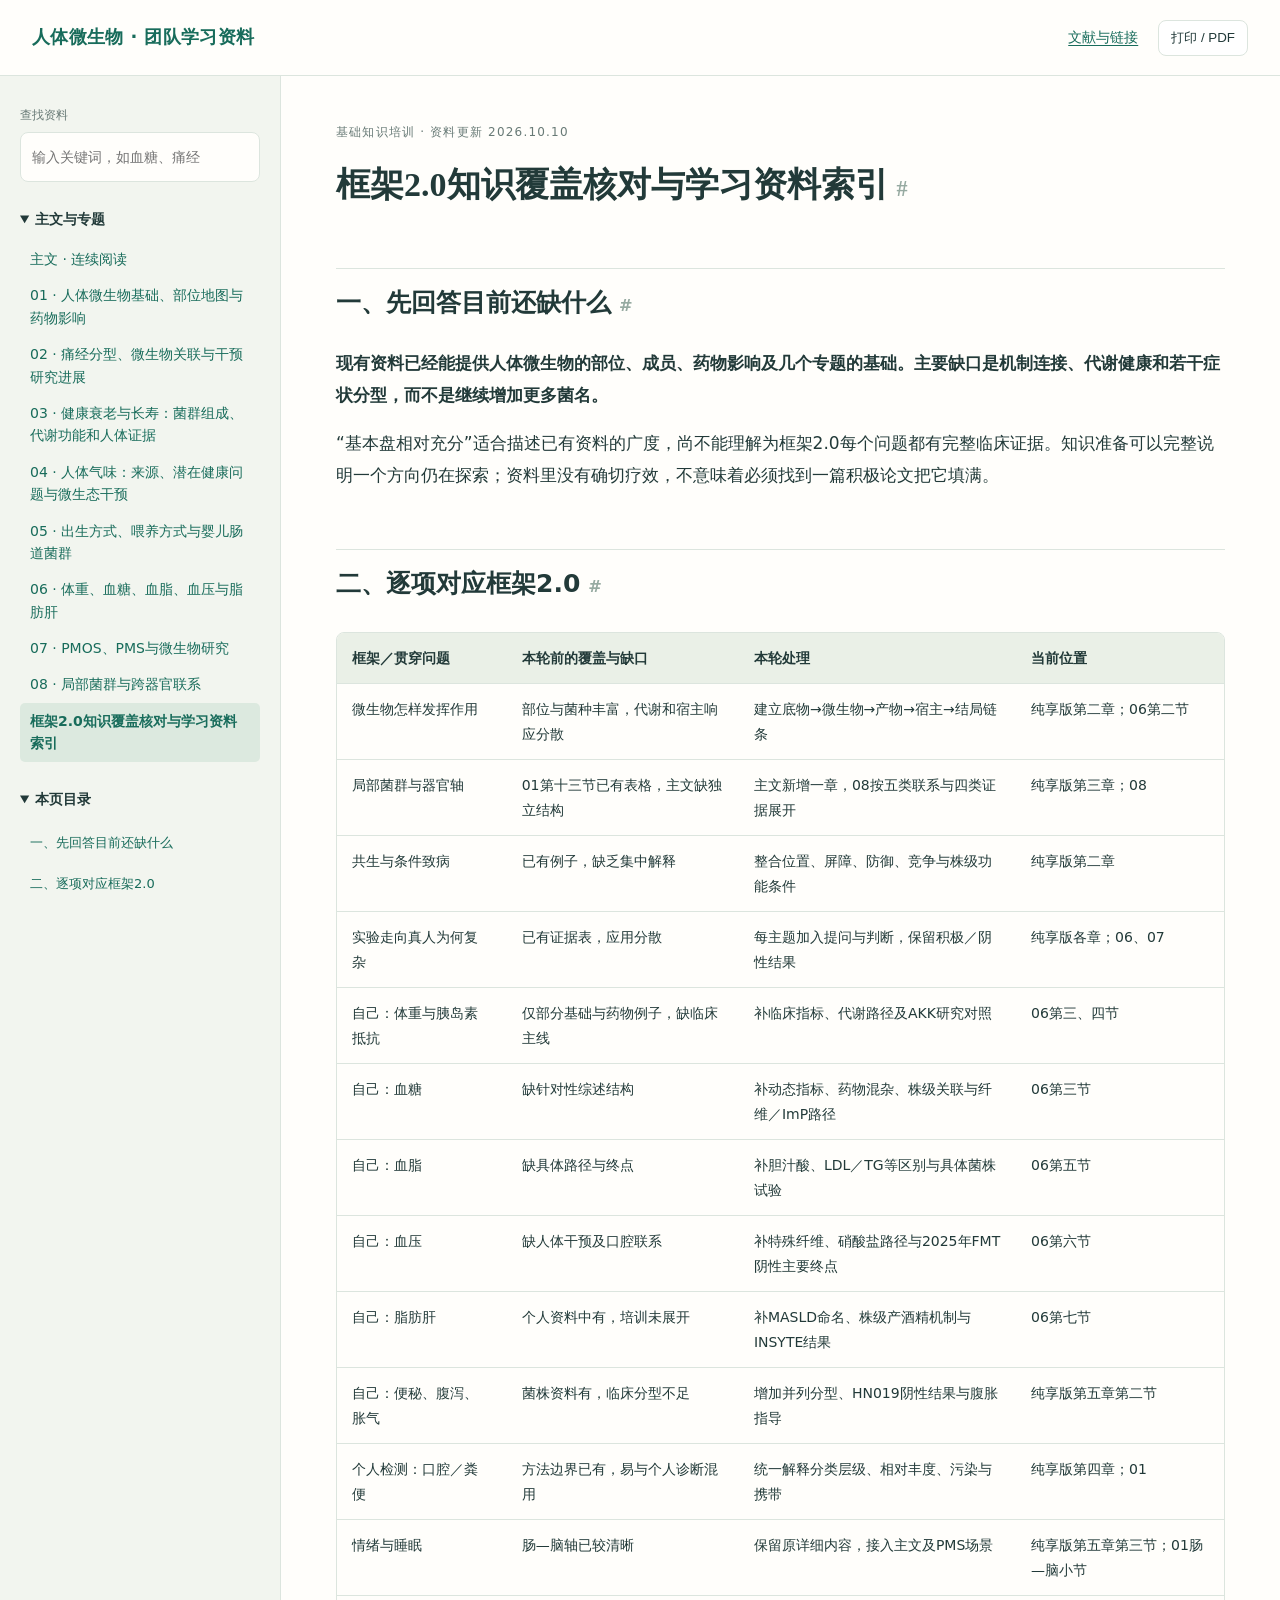
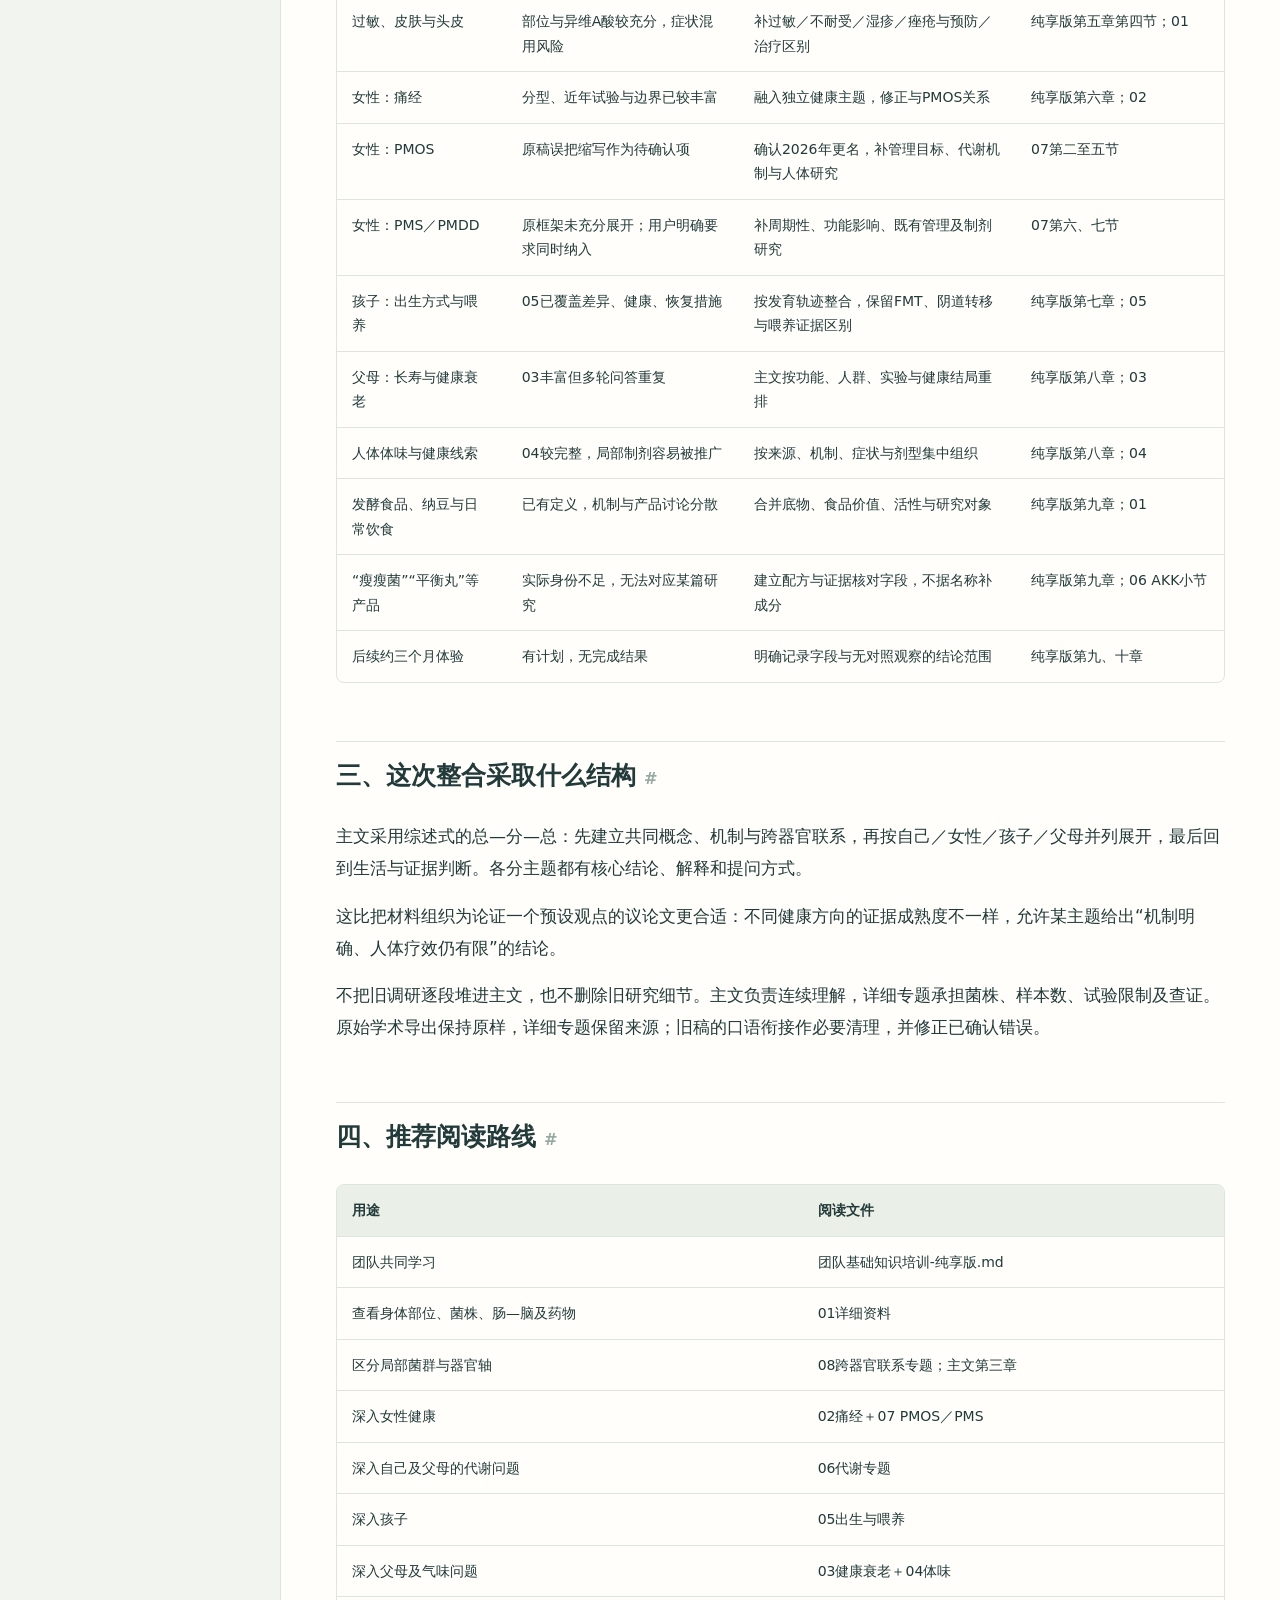
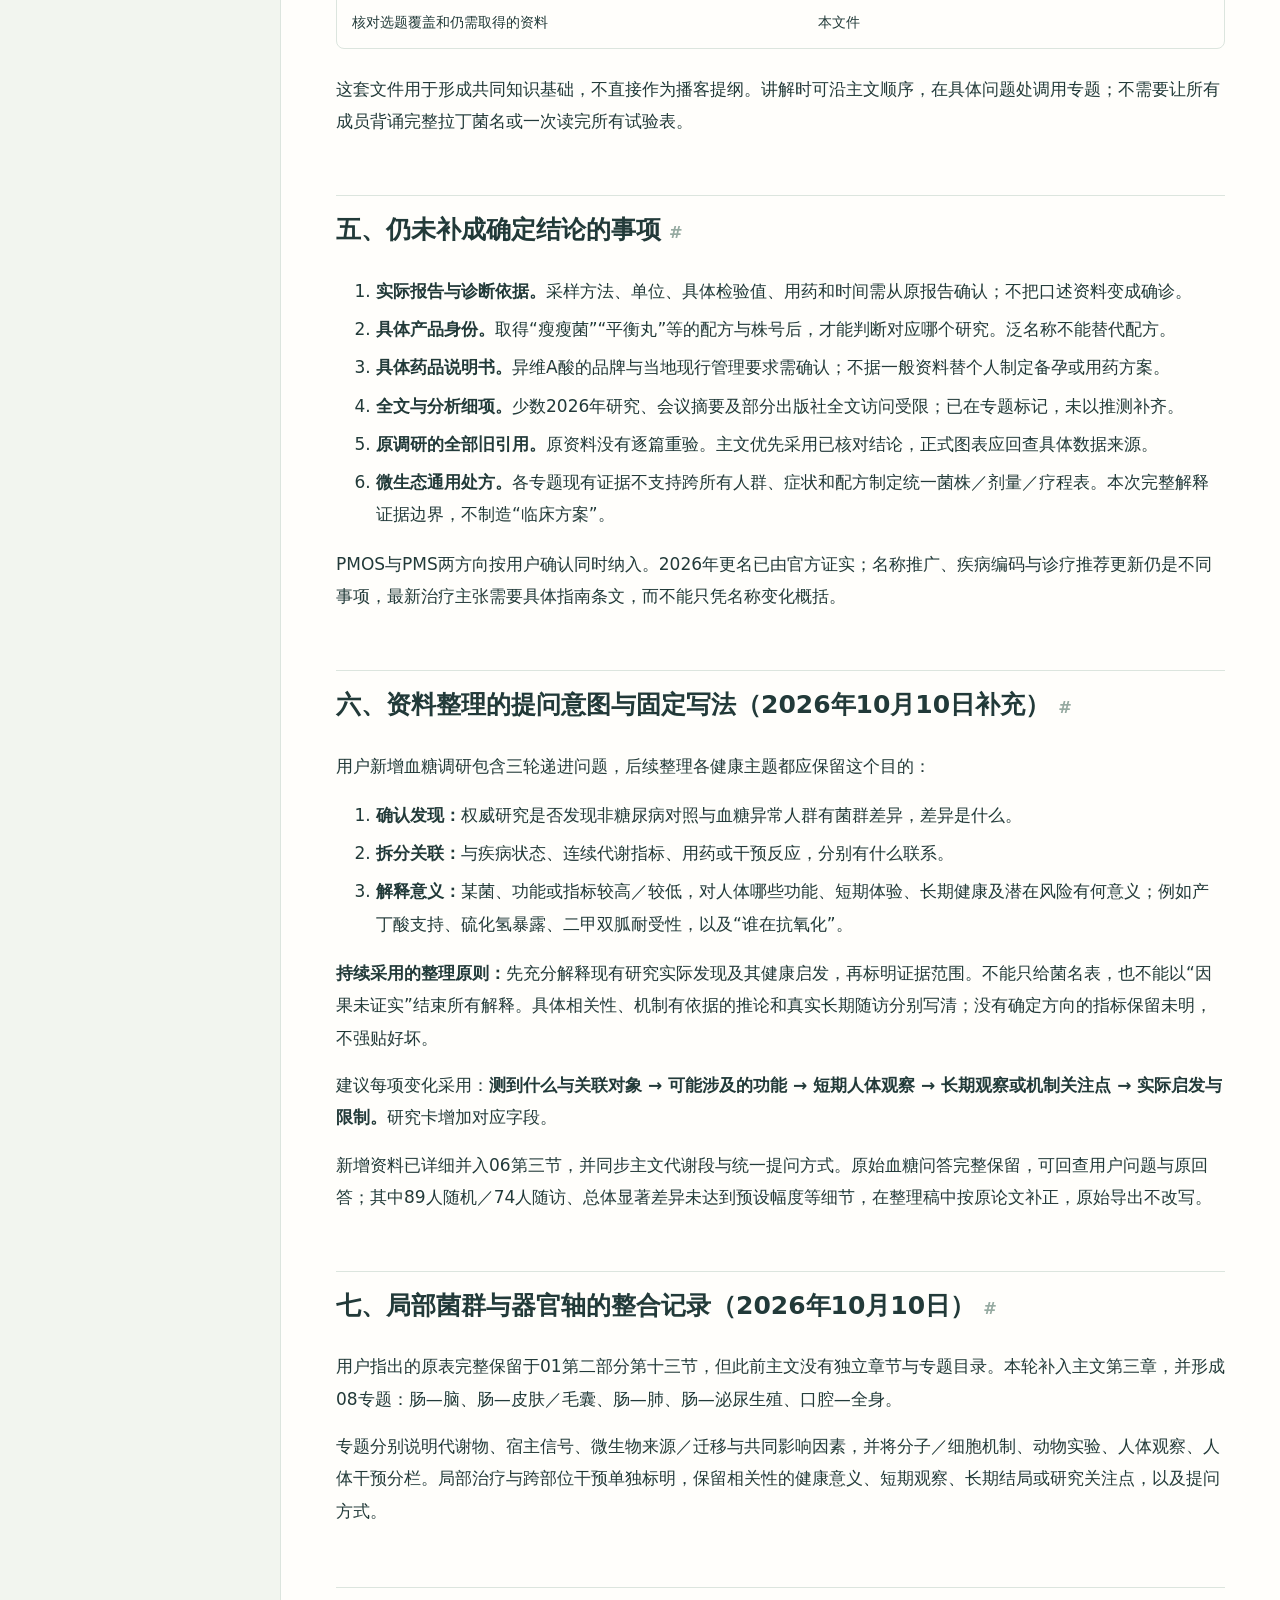
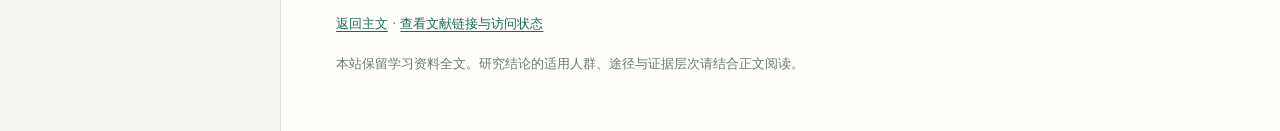
<file: coverage.html>
<!doctype html><html lang="zh-CN"><head><meta charset="utf-8"><meta name="viewport" content="width=device-width,initial-scale=1"><title>框架2.0知识覆盖核对与学习资料索引 · 微生物学习资料</title><link rel="stylesheet" href="style.css"></head><body><header><a class="brand" href="index.html">人体微生物 · 团队学习资料</a><div><a href="references.html">文献与链接</a><button onclick="window.print()">打印 / PDF</button></div></header><div class="layout"><aside><label for="search">查找资料</label><input id="search" type="search" placeholder="输入关键词，如血糖、痛经"><div id="results"></div><details class="navigation" open><summary>主文与专题</summary><nav><a href="index.html">主文 · 连续阅读</a><a href="topic-1.html"> 01 · 人体微生物基础、部位地图与药物影响</a><a href="topic-2.html"> 02 · 痛经分型、微生物关联与干预研究进展</a><a href="topic-3.html"> 03 · 健康衰老与长寿：菌群组成、代谢功能和人体证据</a><a href="topic-4.html"> 04 · 人体气味：来源、潜在健康问题与微生态干预</a><a href="topic-5.html"> 05 · 出生方式、喂养方式与婴儿肠道菌群</a><a href="topic-6.html">06 · 体重、血糖、血脂、血压与脂肪肝</a><a href="topic-7.html">07 · PMOS、PMS与微生物研究</a><a href="topic-8.html">08 · 局部菌群与跨器官联系</a><a href="coverage.html">框架2.0知识覆盖核对与学习资料索引</a></nav></details><details class="chapters" open><summary>本页目录</summary><div class="toc">
<ul>
<li><a href="#_1">一、先回答目前还缺什么</a></li>
<li><a href="#20_1">二、逐项对应框架2.0</a></li>
<li><a href="#_2">三、这次整合采取什么结构</a></li>
<li><a href="#_3">四、推荐阅读路线</a></li>
<li><a href="#_4">五、仍未补成确定结论的事项</a></li>
<li><a href="#20261010">六、资料整理的提问意图与固定写法（2026年10月10日补充）</a></li>
<li><a href="#20261010_1">七、局部菌群与器官轴的整合记录（2026年10月10日）</a></li>
</ul>
</div>
</details></aside><main><div class="eyebrow">基础知识培训 · 资料更新 2026.10.10</div><article><h1 id="20">框架2.0知识覆盖核对与学习资料索引<a class="headerlink" href="#20" title="Permanent link">#</a></h1>
<h2 id="_1">一、先回答目前还缺什么<a class="headerlink" href="#_1" title="Permanent link">#</a></h2>
<p><strong>现有资料已经能提供人体微生物的部位、成员、药物影响及几个专题的基础。主要缺口是机制连接、代谢健康和若干症状分型，而不是继续增加更多菌名。</strong></p>
<p>“基本盘相对充分”适合描述已有资料的广度，尚不能理解为框架2.0每个问题都有完整临床证据。知识准备可以完整说明一个方向仍在探索；资料里没有确切疗效，不意味着必须找到一篇积极论文把它填满。</p>
<h2 id="20_1">二、逐项对应框架2.0<a class="headerlink" href="#20_1" title="Permanent link">#</a></h2>
<table class="data-table">
<thead>
<tr>
<th>框架／贯穿问题</th>
<th>本轮前的覆盖与缺口</th>
<th>本轮处理</th>
<th>当前位置</th>
</tr>
</thead>
<tbody>
<tr>
<td>微生物怎样发挥作用</td>
<td>部位与菌种丰富，代谢和宿主响应分散</td>
<td>建立底物→微生物→产物→宿主→结局链条</td>
<td>纯享版第二章；06第二节</td>
</tr>
<tr>
<td>局部菌群与器官轴</td>
<td>01第十三节已有表格，主文缺独立结构</td>
<td>主文新增一章，08按五类联系与四类证据展开</td>
<td>纯享版第三章；08</td>
</tr>
<tr>
<td>共生与条件致病</td>
<td>已有例子，缺乏集中解释</td>
<td>整合位置、屏障、防御、竞争与株级功能条件</td>
<td>纯享版第二章</td>
</tr>
<tr>
<td>实验走向真人为何复杂</td>
<td>已有证据表，应用分散</td>
<td>每主题加入提问与判断，保留积极／阴性结果</td>
<td>纯享版各章；06、07</td>
</tr>
<tr>
<td>自己：体重与胰岛素抵抗</td>
<td>仅部分基础与药物例子，缺临床主线</td>
<td>补临床指标、代谢路径及AKK研究对照</td>
<td>06第三、四节</td>
</tr>
<tr>
<td>自己：血糖</td>
<td>缺针对性综述结构</td>
<td>补动态指标、药物混杂、株级关联与纤维／ImP路径</td>
<td>06第三节</td>
</tr>
<tr>
<td>自己：血脂</td>
<td>缺具体路径与终点</td>
<td>补胆汁酸、LDL／TG等区别与具体菌株试验</td>
<td>06第五节</td>
</tr>
<tr>
<td>自己：血压</td>
<td>缺人体干预及口腔联系</td>
<td>补特殊纤维、硝酸盐路径与2025年FMT阴性主要终点</td>
<td>06第六节</td>
</tr>
<tr>
<td>自己：脂肪肝</td>
<td>个人资料中有，培训未展开</td>
<td>补MASLD命名、株级产酒精机制与INSYTE结果</td>
<td>06第七节</td>
</tr>
<tr>
<td>自己：便秘、腹泻、胀气</td>
<td>菌株资料有，临床分型不足</td>
<td>增加并列分型、HN019阴性结果与腹胀指导</td>
<td>纯享版第五章第二节</td>
</tr>
<tr>
<td>个人检测：口腔／粪便</td>
<td>方法边界已有，易与个人诊断混用</td>
<td>统一解释分类层级、相对丰度、污染与携带</td>
<td>纯享版第四章；01</td>
</tr>
<tr>
<td>情绪与睡眠</td>
<td>肠—脑轴已较清晰</td>
<td>保留原详细内容，接入主文及PMS场景</td>
<td>纯享版第五章第三节；01肠—脑小节</td>
</tr>
<tr>
<td>过敏、皮肤与头皮</td>
<td>部位与异维A酸较充分，症状混用风险</td>
<td>补过敏／不耐受／湿疹／痤疮与预防／治疗区别</td>
<td>纯享版第五章第四节；01</td>
</tr>
<tr>
<td>女性：痛经</td>
<td>分型、近年试验与边界已较丰富</td>
<td>融入独立健康主题，修正与PMOS关系</td>
<td>纯享版第六章；02</td>
</tr>
<tr>
<td>女性：PMOS</td>
<td>原稿误把缩写作为待确认项</td>
<td>确认2026年更名，补管理目标、代谢机制与人体研究</td>
<td>07第二至五节</td>
</tr>
<tr>
<td>女性：PMS／PMDD</td>
<td>原框架未充分展开；用户明确要求同时纳入</td>
<td>补周期性、功能影响、既有管理及制剂研究</td>
<td>07第六、七节</td>
</tr>
<tr>
<td>孩子：出生方式与喂养</td>
<td>05已覆盖差异、健康、恢复措施</td>
<td>按发育轨迹整合，保留FMT、阴道转移与喂养证据区别</td>
<td>纯享版第七章；05</td>
</tr>
<tr>
<td>父母：长寿与健康衰老</td>
<td>03丰富但多轮问答重复</td>
<td>主文按功能、人群、实验与健康结局重排</td>
<td>纯享版第八章；03</td>
</tr>
<tr>
<td>人体体味与健康线索</td>
<td>04较完整，局部制剂容易被推广</td>
<td>按来源、机制、症状与剂型集中组织</td>
<td>纯享版第八章；04</td>
</tr>
<tr>
<td>发酵食品、纳豆与日常饮食</td>
<td>已有定义，机制与产品讨论分散</td>
<td>合并底物、食品价值、活性与研究对象</td>
<td>纯享版第九章；01</td>
</tr>
<tr>
<td>“瘦瘦菌”“平衡丸”等产品</td>
<td>实际身份不足，无法对应某篇研究</td>
<td>建立配方与证据核对字段，不据名称补成分</td>
<td>纯享版第九章；06 AKK小节</td>
</tr>
<tr>
<td>后续约三个月体验</td>
<td>有计划，无完成结果</td>
<td>明确记录字段与无对照观察的结论范围</td>
<td>纯享版第九、十章</td>
</tr>
</tbody>
</table>
<h2 id="_2">三、这次整合采取什么结构<a class="headerlink" href="#_2" title="Permanent link">#</a></h2>
<p>主文采用综述式的总—分—总：先建立共同概念、机制与跨器官联系，再按自己／女性／孩子／父母并列展开，最后回到生活与证据判断。各分主题都有核心结论、解释和提问方式。</p>
<p>这比把材料组织为论证一个预设观点的议论文更合适：不同健康方向的证据成熟度不一样，允许某主题给出“机制明确、人体疗效仍有限”的结论。</p>
<p>不把旧调研逐段堆进主文，也不删除旧研究细节。主文负责连续理解，详细专题承担菌株、样本数、试验限制及查证。原始学术导出保持原样，详细专题保留来源；旧稿的口语衔接作必要清理，并修正已确认错误。</p>
<h2 id="_3">四、推荐阅读路线<a class="headerlink" href="#_3" title="Permanent link">#</a></h2>
<table class="data-table">
<thead>
<tr>
<th>用途</th>
<th>阅读文件</th>
</tr>
</thead>
<tbody>
<tr>
<td>团队共同学习</td>
<td>团队基础知识培训-纯享版.md</td>
</tr>
<tr>
<td>查看身体部位、菌株、肠—脑及药物</td>
<td>01详细资料</td>
</tr>
<tr>
<td>区分局部菌群与器官轴</td>
<td>08跨器官联系专题；主文第三章</td>
</tr>
<tr>
<td>深入女性健康</td>
<td>02痛经＋07 PMOS／PMS</td>
</tr>
<tr>
<td>深入自己及父母的代谢问题</td>
<td>06代谢专题</td>
</tr>
<tr>
<td>深入孩子</td>
<td>05出生与喂养</td>
</tr>
<tr>
<td>深入父母及气味问题</td>
<td>03健康衰老＋04体味</td>
</tr>
<tr>
<td>核对选题覆盖和仍需取得的资料</td>
<td>本文件</td>
</tr>
</tbody>
</table>
<p>这套文件用于形成共同知识基础，不直接作为播客提纲。讲解时可沿主文顺序，在具体问题处调用专题；不需要让所有成员背诵完整拉丁菌名或一次读完所有试验表。</p>
<h2 id="_4">五、仍未补成确定结论的事项<a class="headerlink" href="#_4" title="Permanent link">#</a></h2>
<ol>
<li><strong>实际报告与诊断依据。</strong>采样方法、单位、具体检验值、用药和时间需从原报告确认；不把口述资料变成确诊。</li>
<li><strong>具体产品身份。</strong>取得“瘦瘦菌”“平衡丸”等的配方与株号后，才能判断对应哪个研究。泛名称不能替代配方。</li>
<li><strong>具体药品说明书。</strong>异维A酸的品牌与当地现行管理要求需确认；不据一般资料替个人制定备孕或用药方案。</li>
<li><strong>全文与分析细项。</strong>少数2026年研究、会议摘要及部分出版社全文访问受限；已在专题标记，未以推测补齐。</li>
<li><strong>原调研的全部旧引用。</strong>原资料没有逐篇重验。主文优先采用已核对结论，正式图表应回查具体数据来源。</li>
<li><strong>微生态通用处方。</strong>各专题现有证据不支持跨所有人群、症状和配方制定统一菌株／剂量／疗程表。本次完整解释证据边界，不制造“临床方案”。</li>
</ol>
<p>PMOS与PMS两方向按用户确认同时纳入。2026年更名已由官方证实；名称推广、疾病编码与诊疗推荐更新仍是不同事项，最新治疗主张需要具体指南条文，而不能只凭名称变化概括。</p>
<h2 id="20261010">六、资料整理的提问意图与固定写法（2026年10月10日补充）<a class="headerlink" href="#20261010" title="Permanent link">#</a></h2>
<p>用户新增血糖调研包含三轮递进问题，后续整理各健康主题都应保留这个目的：</p>
<ol>
<li><strong>确认发现：</strong>权威研究是否发现非糖尿病对照与血糖异常人群有菌群差异，差异是什么。</li>
<li><strong>拆分关联：</strong>与疾病状态、连续代谢指标、用药或干预反应，分别有什么联系。</li>
<li><strong>解释意义：</strong>某菌、功能或指标较高／较低，对人体哪些功能、短期体验、长期健康及潜在风险有何意义；例如产丁酸支持、硫化氢暴露、二甲双胍耐受性，以及“谁在抗氧化”。</li>
</ol>
<p><strong>持续采用的整理原则：</strong>先充分解释现有研究实际发现及其健康启发，再标明证据范围。不能只给菌名表，也不能以“因果未证实”结束所有解释。具体相关性、机制有依据的推论和真实长期随访分别写清；没有确定方向的指标保留未明，不强贴好坏。</p>
<p>建议每项变化采用：<strong>测到什么与关联对象 → 可能涉及的功能 → 短期人体观察 → 长期观察或机制关注点 → 实际启发与限制。</strong>研究卡增加对应字段。</p>
<p>新增资料已详细并入06第三节，并同步主文代谢段与统一提问方式。原始血糖问答完整保留，可回查用户问题与原回答；其中89人随机／74人随访、总体显著差异未达到预设幅度等细节，在整理稿中按原论文补正，原始导出不改写。</p>
<h2 id="20261010_1">七、局部菌群与器官轴的整合记录（2026年10月10日）<a class="headerlink" href="#20261010_1" title="Permanent link">#</a></h2>
<p>用户指出的原表完整保留于01第二部分第十三节，但此前主文没有独立章节与专题目录。本轮补入主文第三章，并形成08专题：肠—脑、肠—皮肤／毛囊、肠—肺、肠—泌尿生殖、口腔—全身。</p>
<p>专题分别说明代谢物、宿主信号、微生物来源／迁移与共同影响因素，并将分子／细胞机制、动物实验、人体观察、人体干预分栏。局部治疗与跨部位干预单独标明，保留相关性的健康意义、短期观察、长期结局或研究关注点，以及提问方式。</p></article><footer><a href="index.html">返回主文</a> · <a href="references.html">查看文献链接与访问状态</a><p>本站保留学习资料全文。研究结论的适用人群、途径与证据层次请结合正文阅读。</p></footer></main></div><script src="app.js"></script></body></html>
</file>
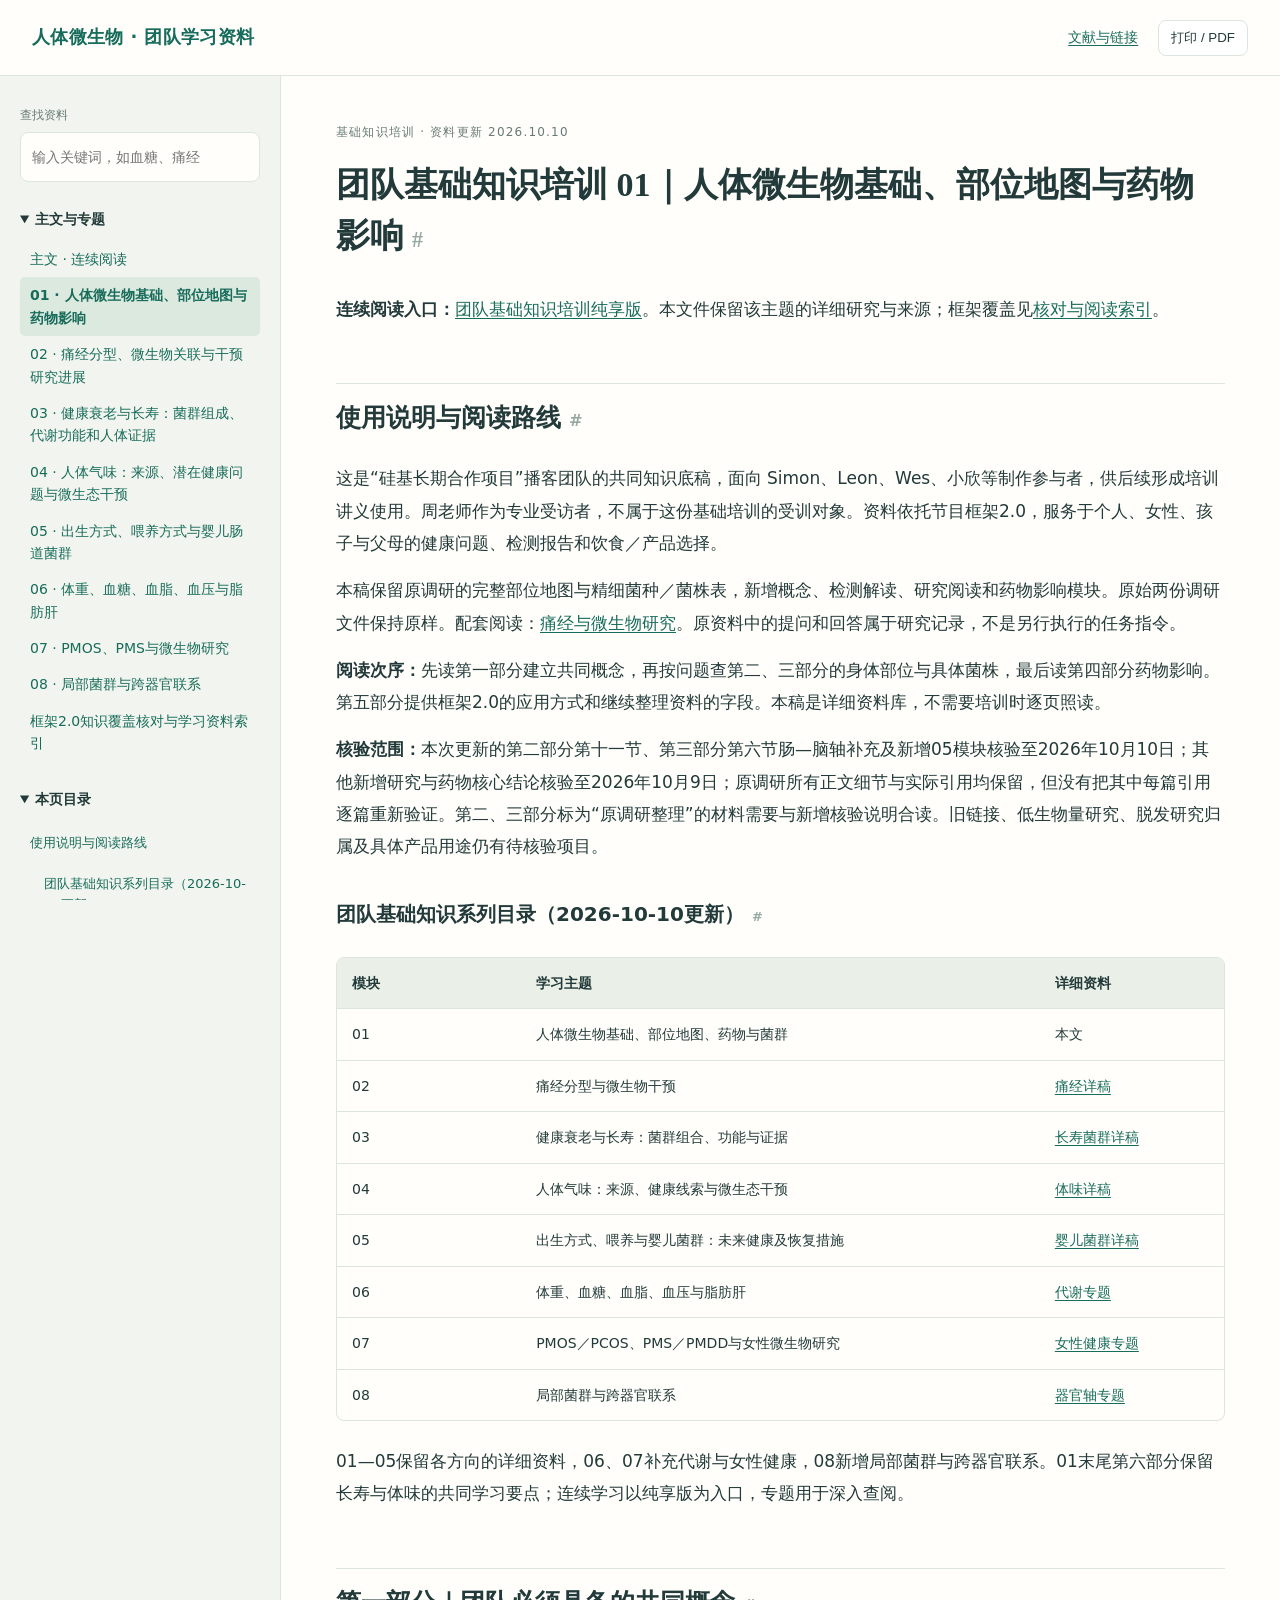
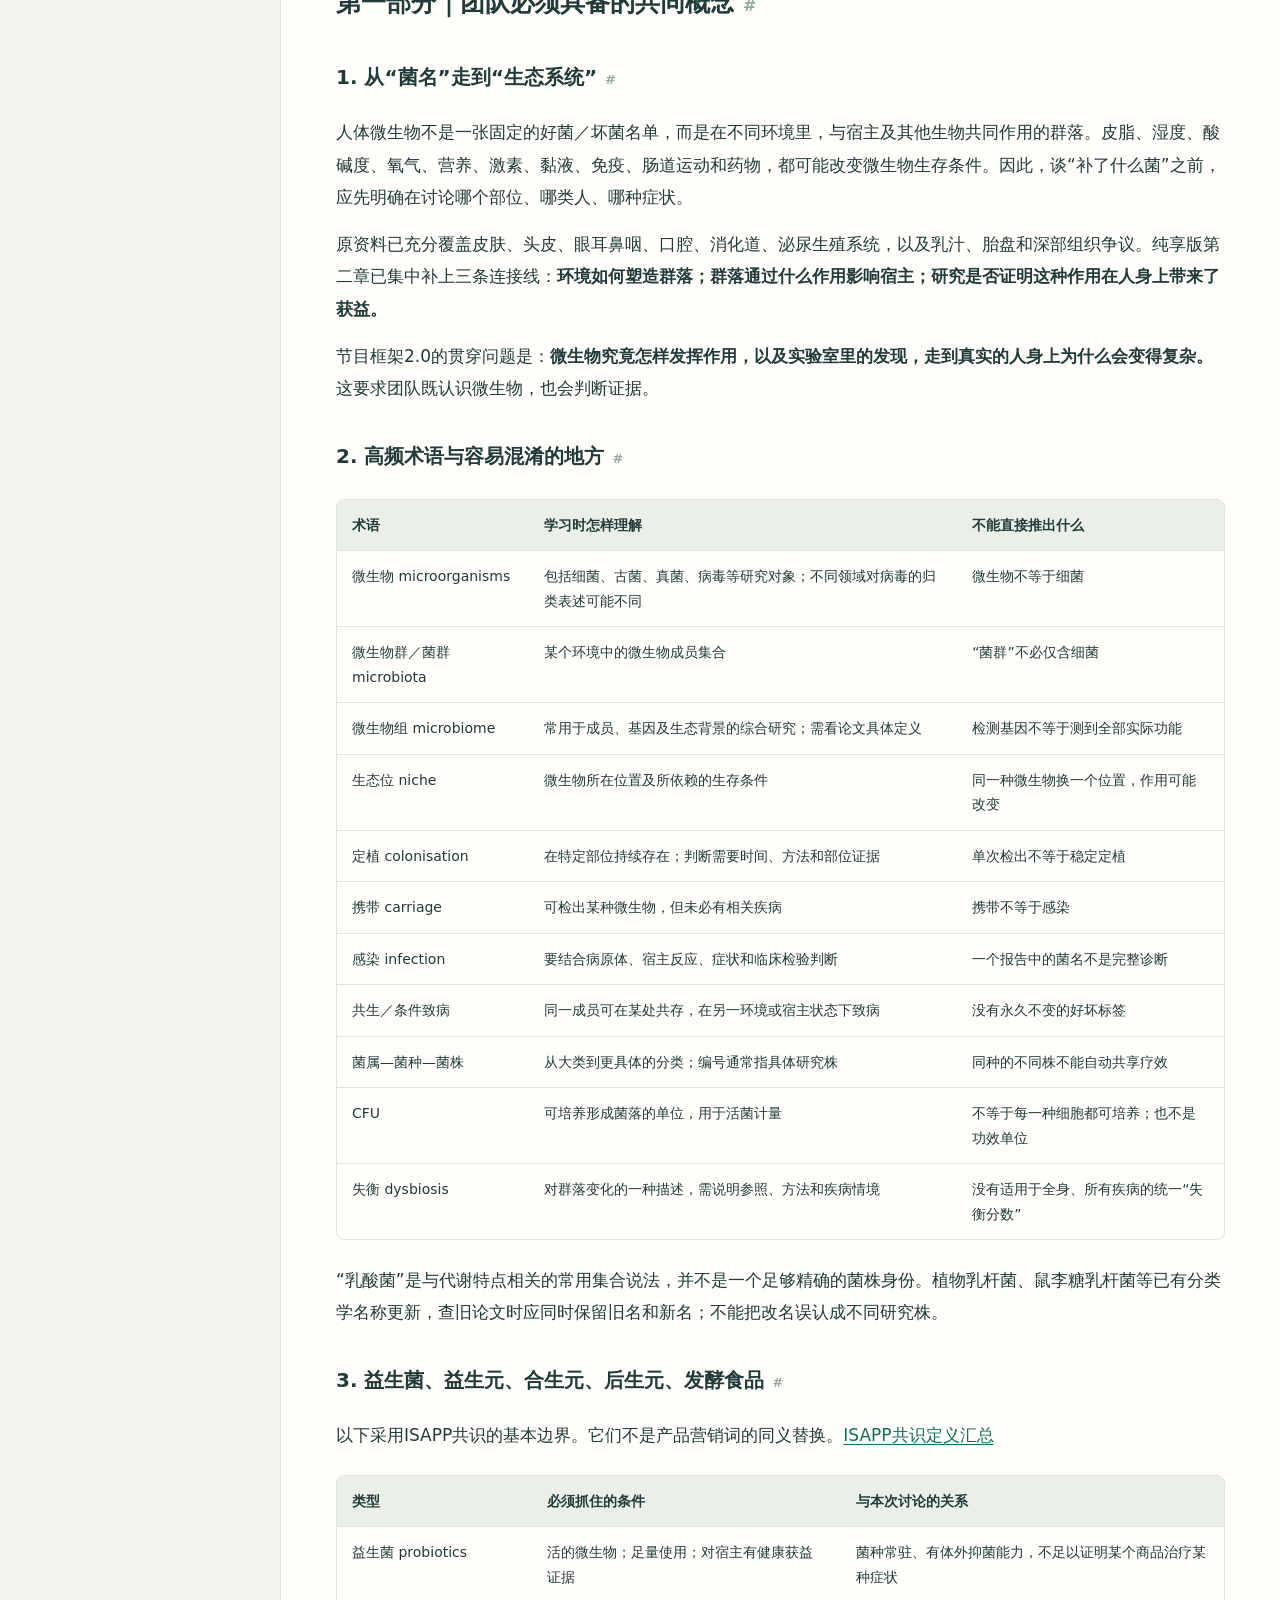
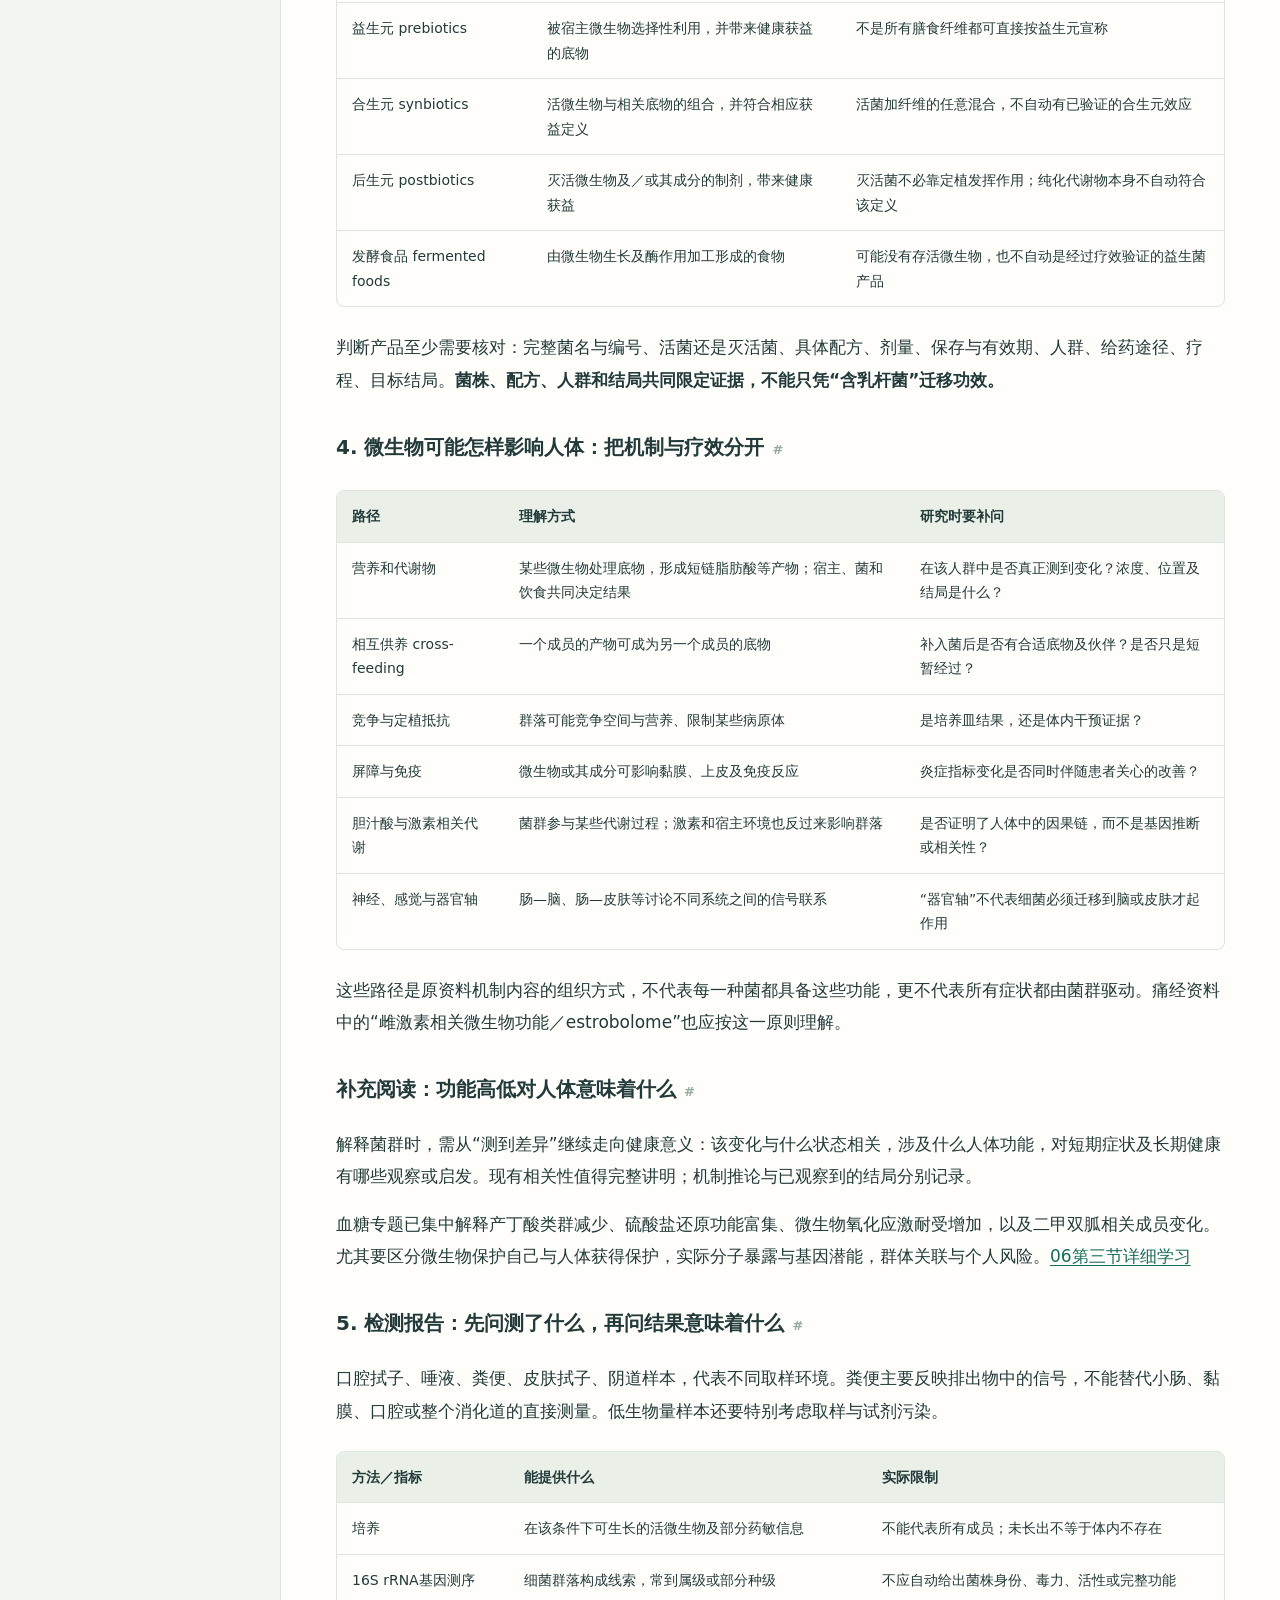
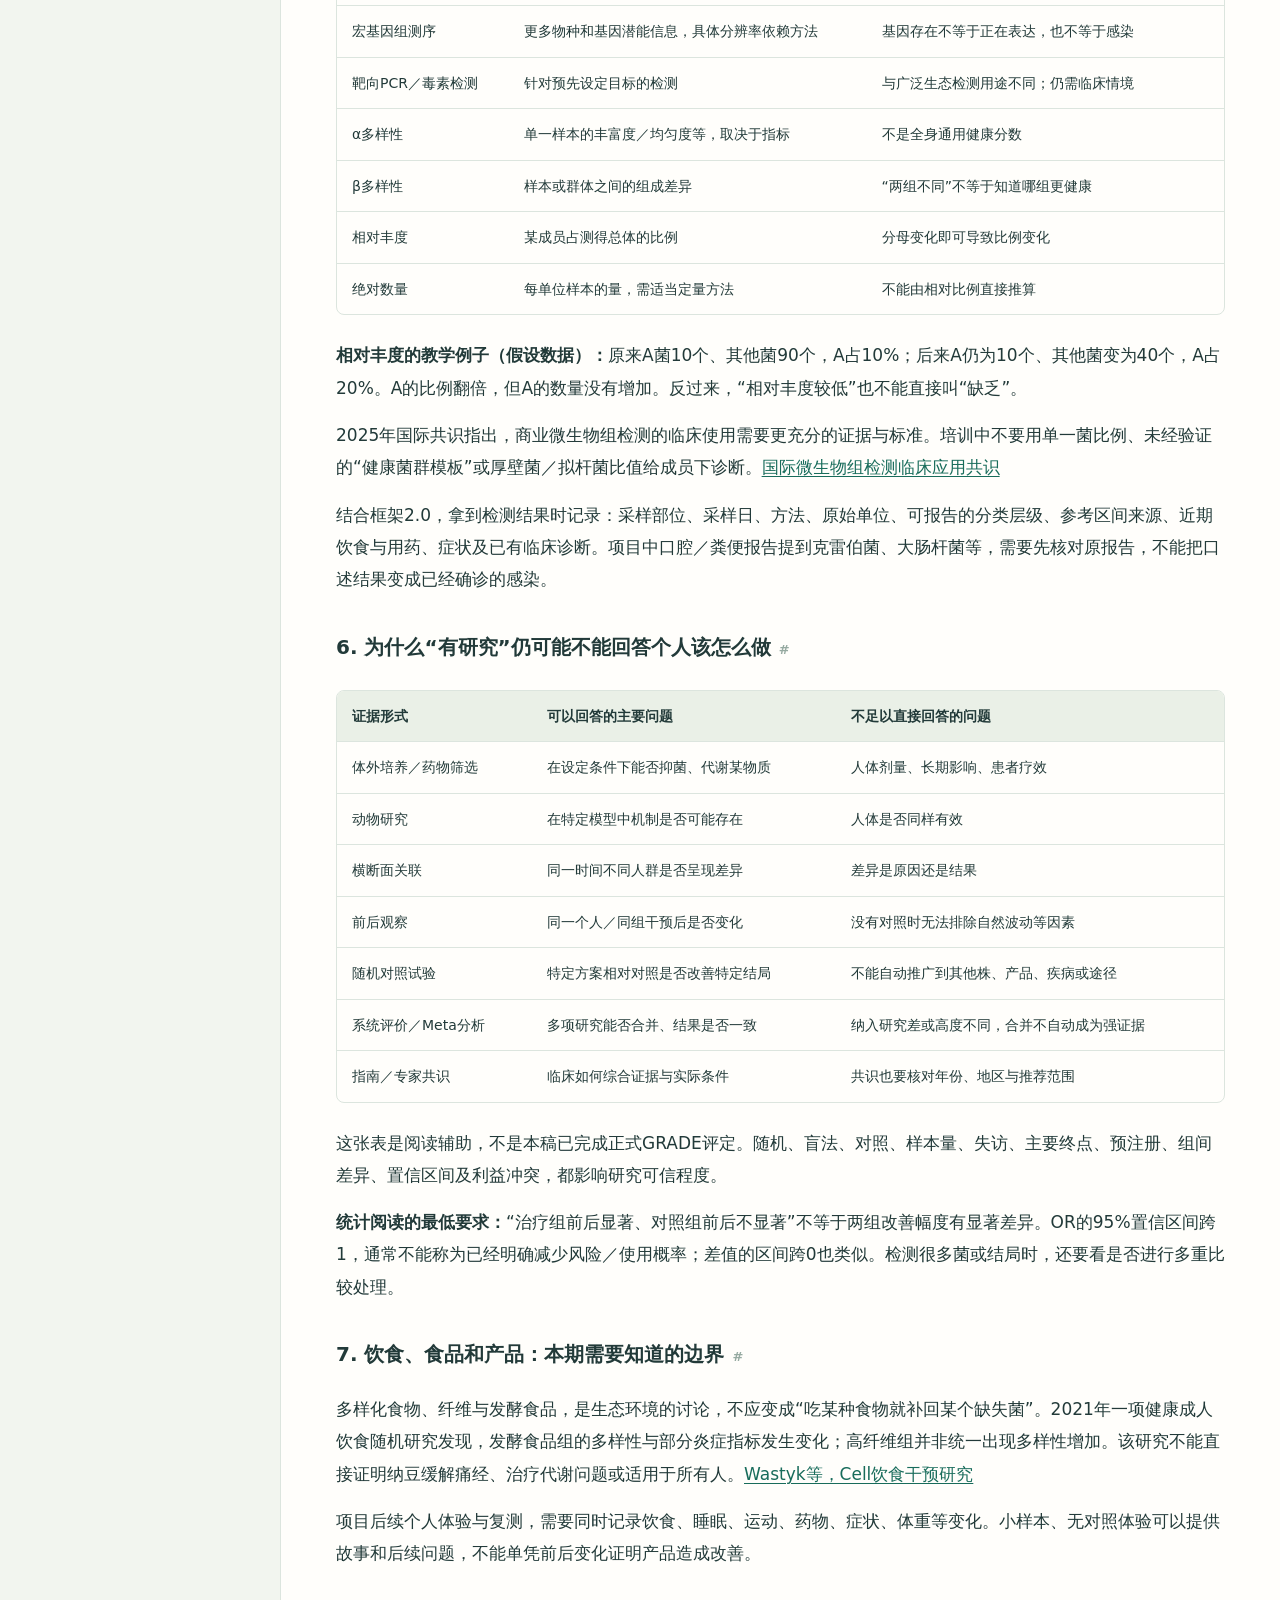
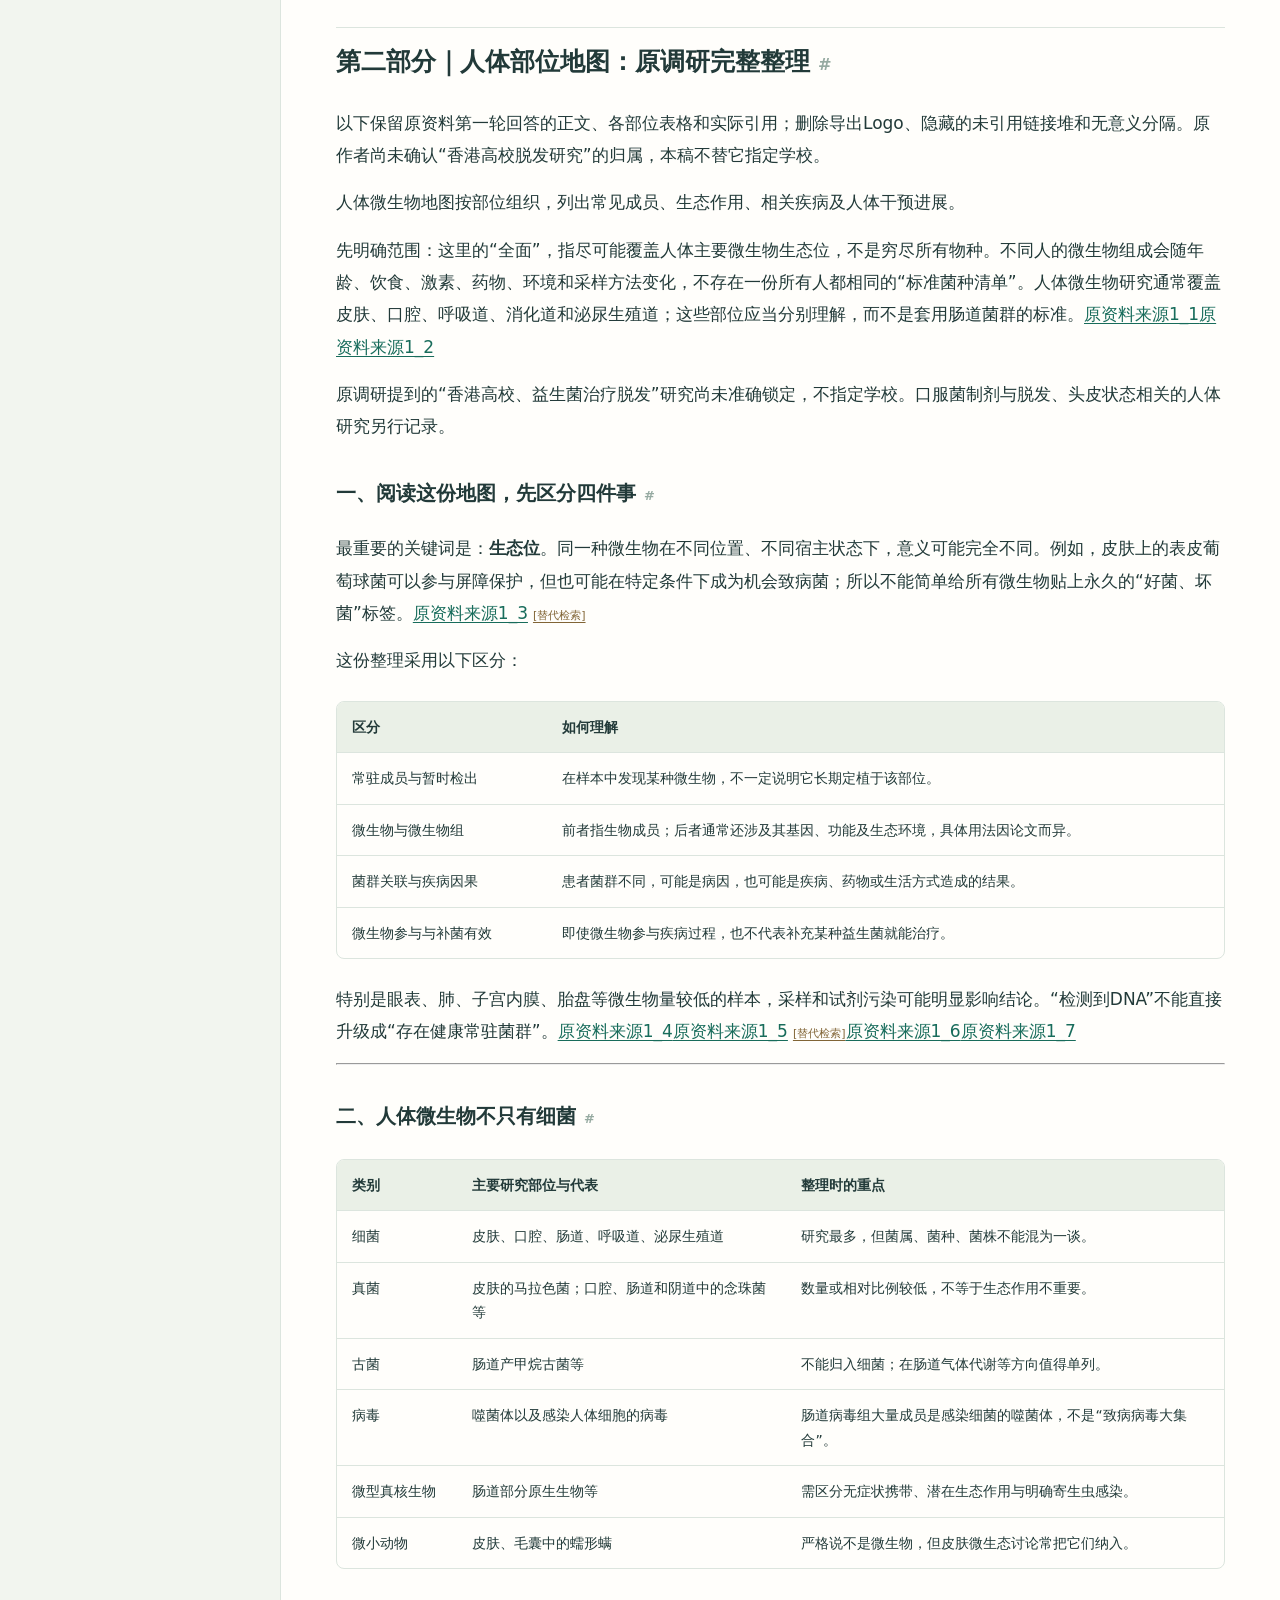
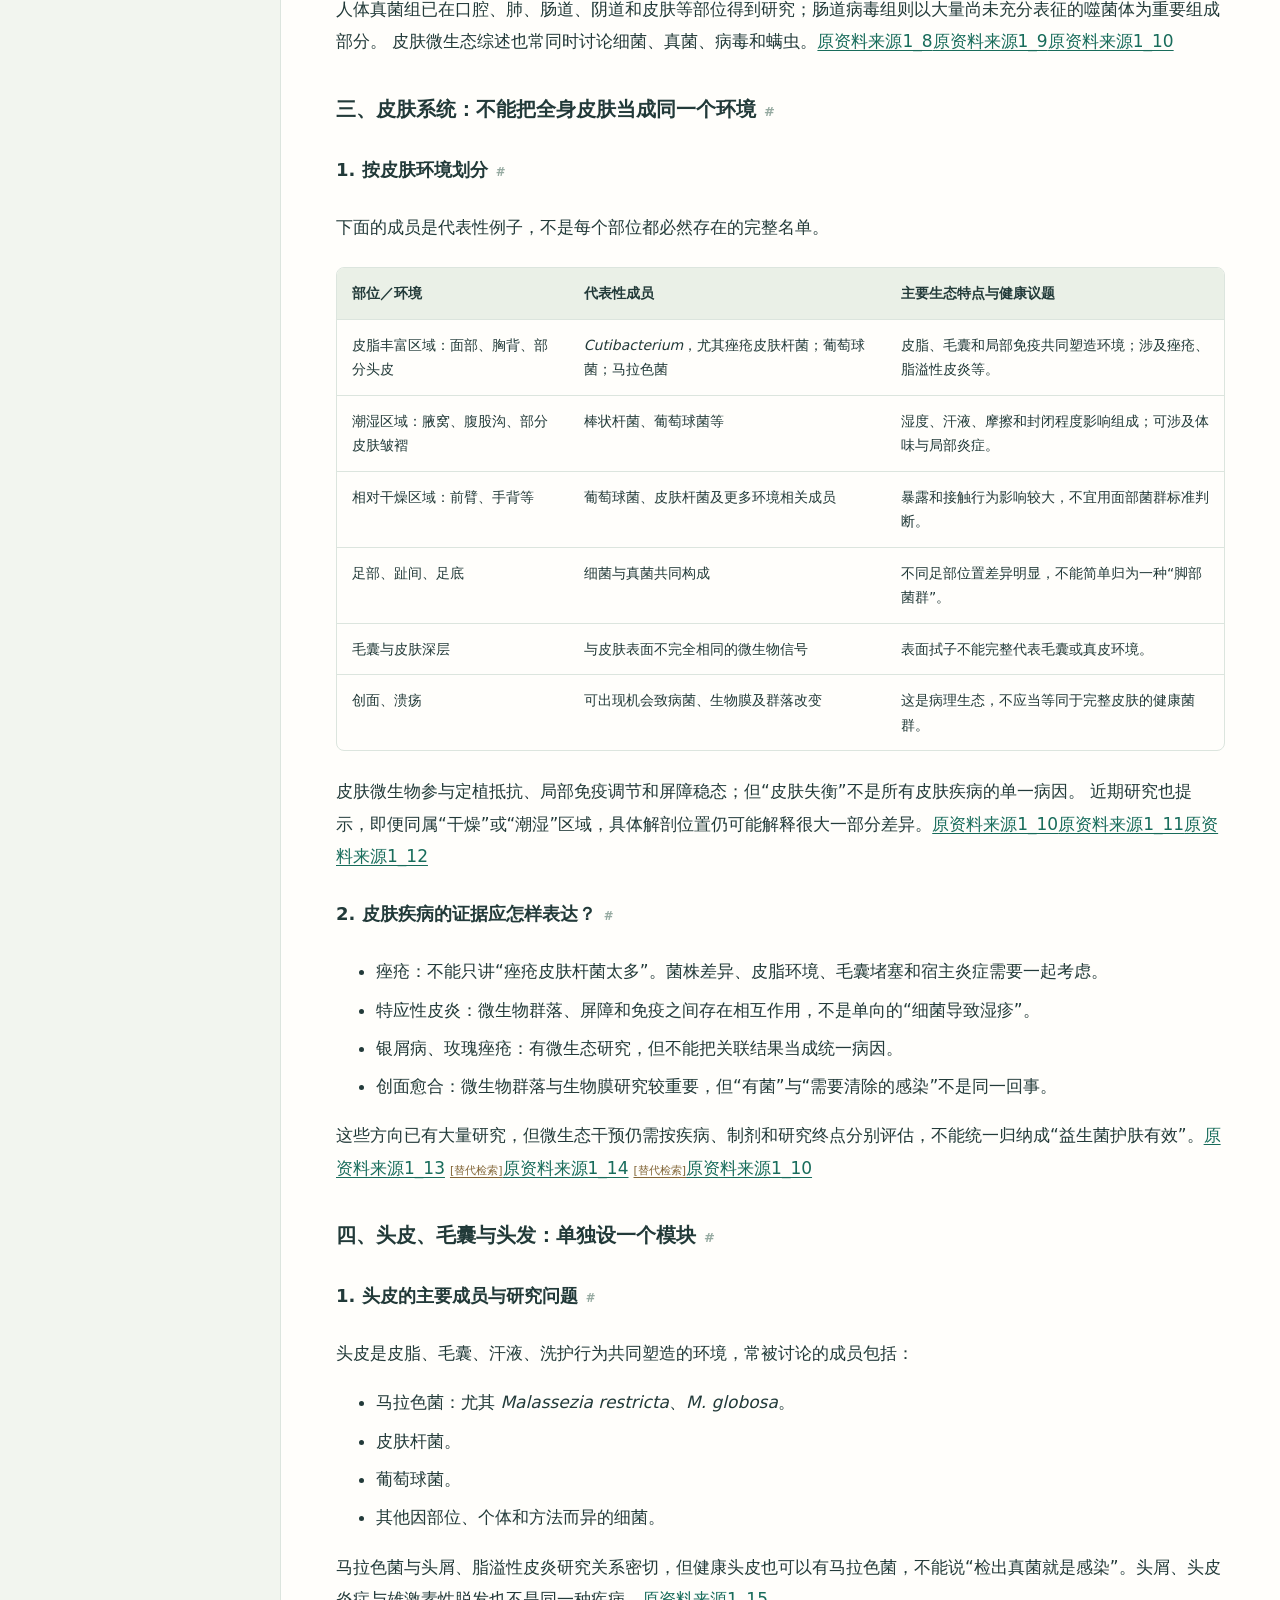
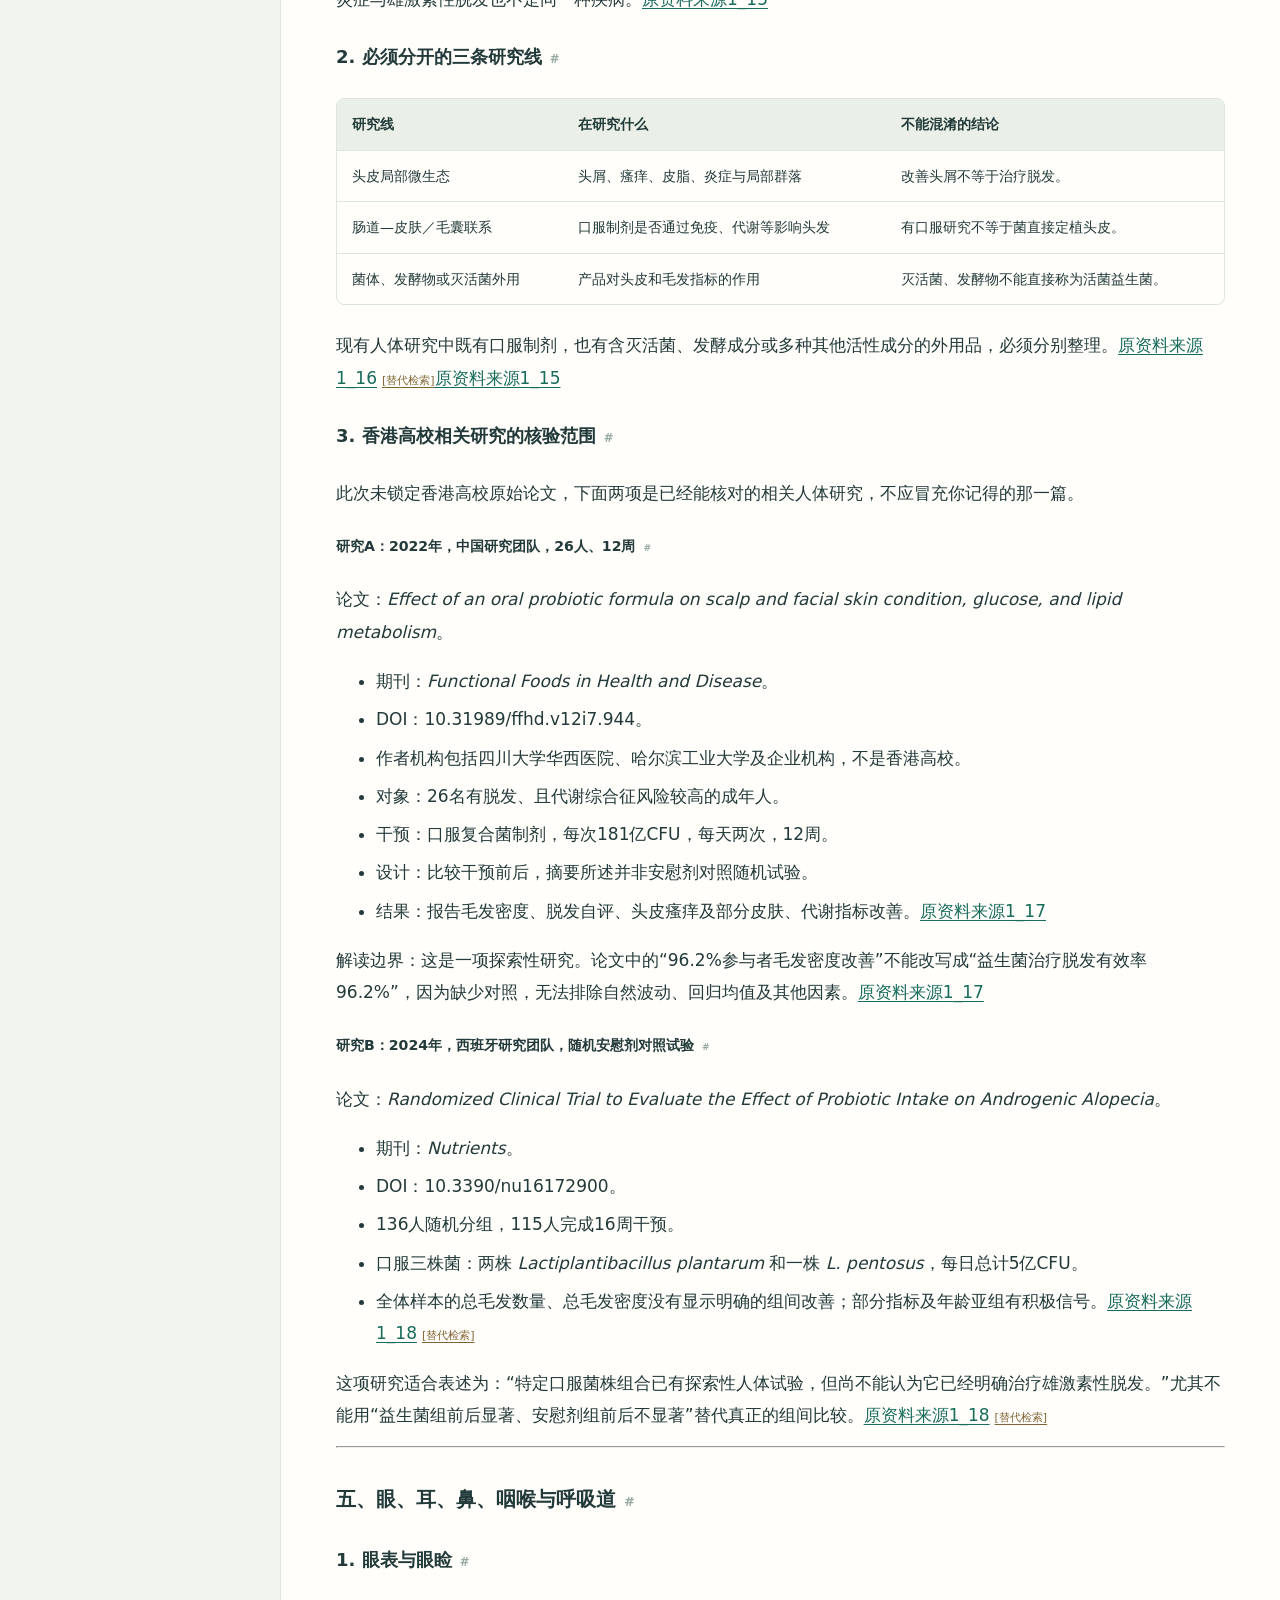
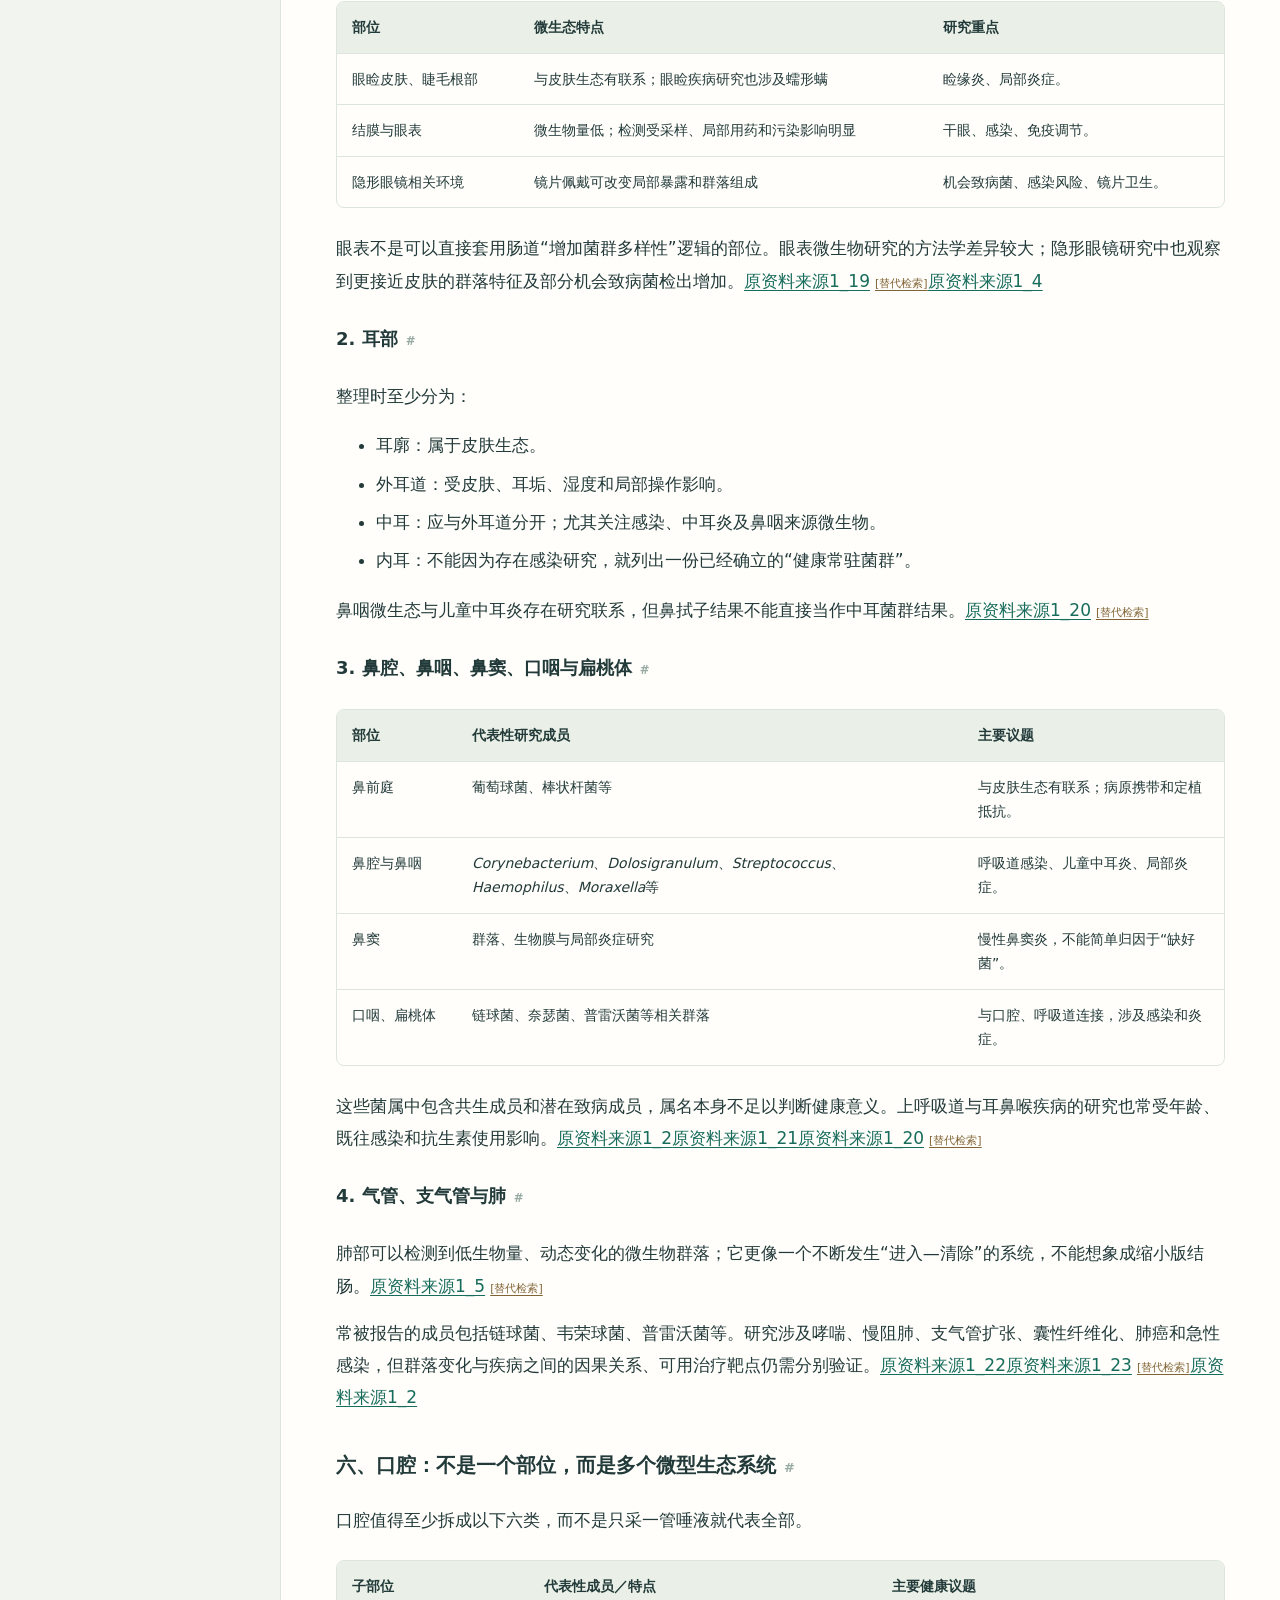
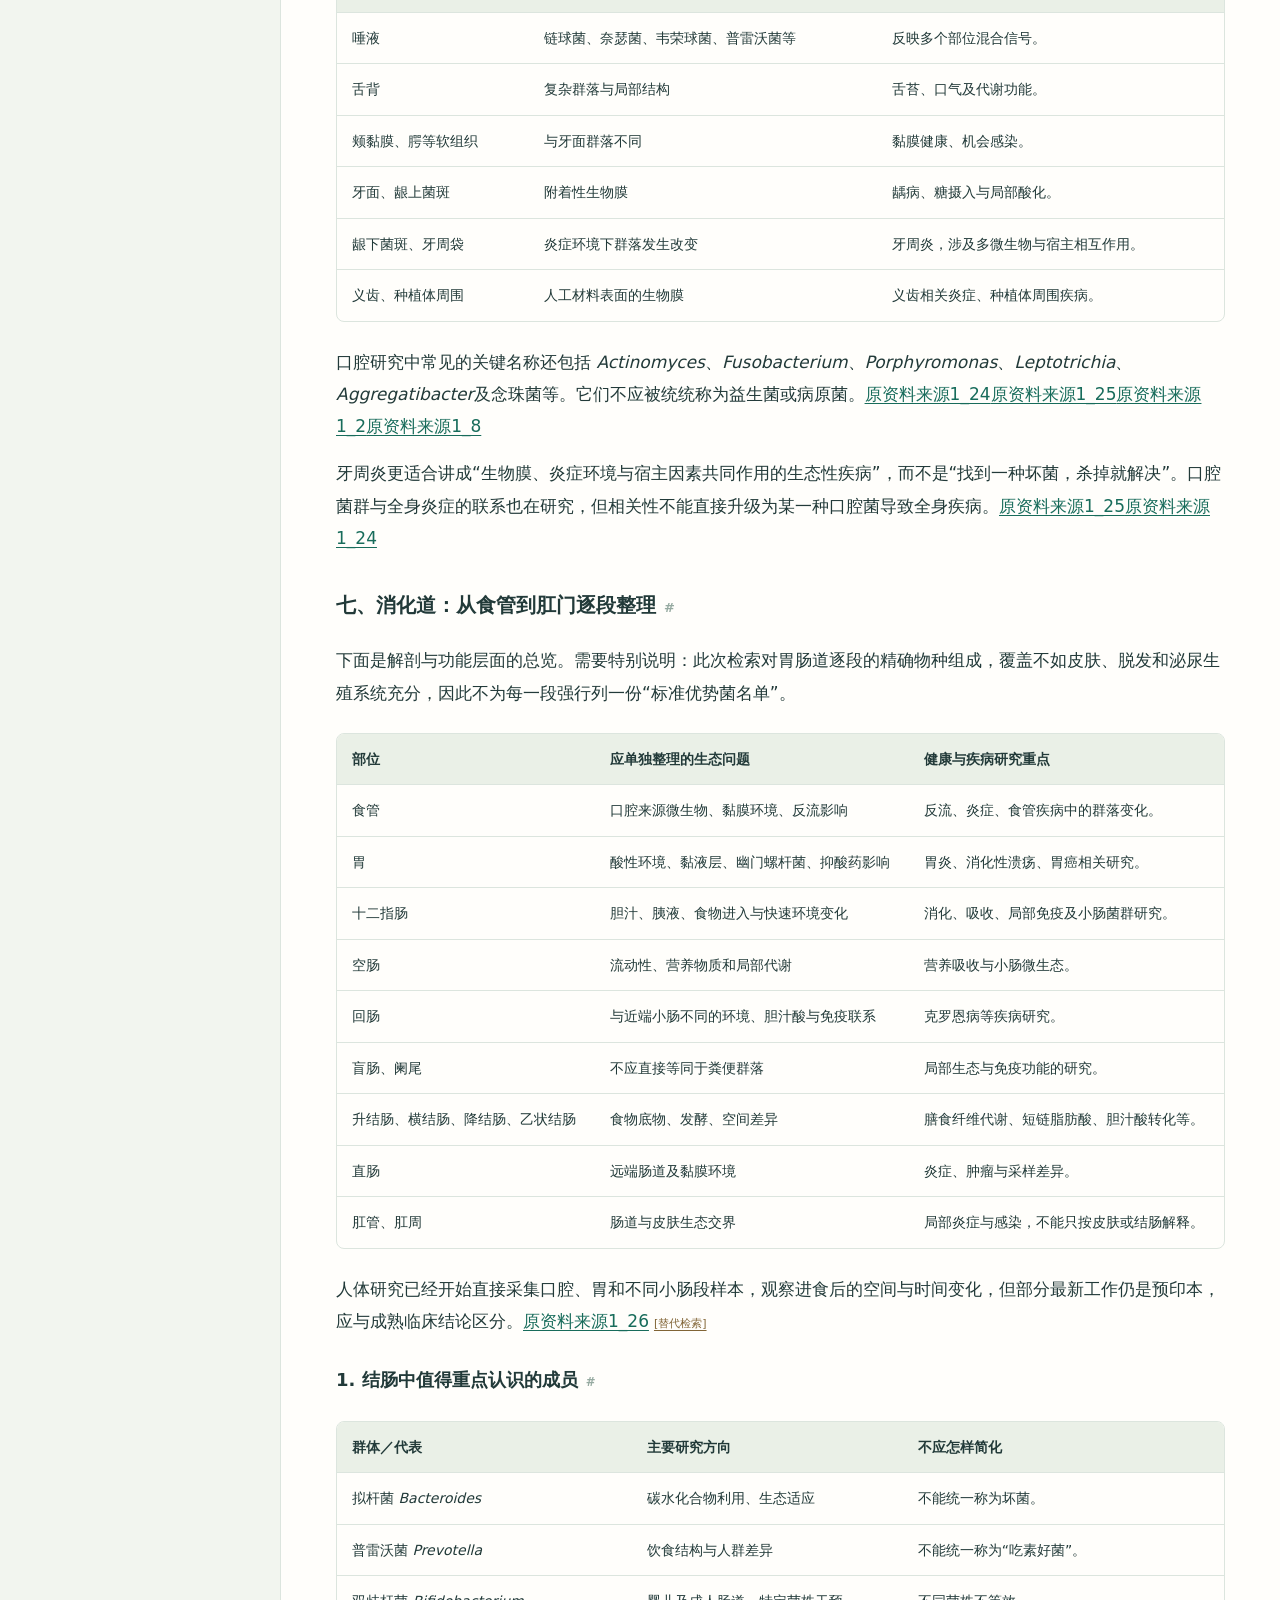
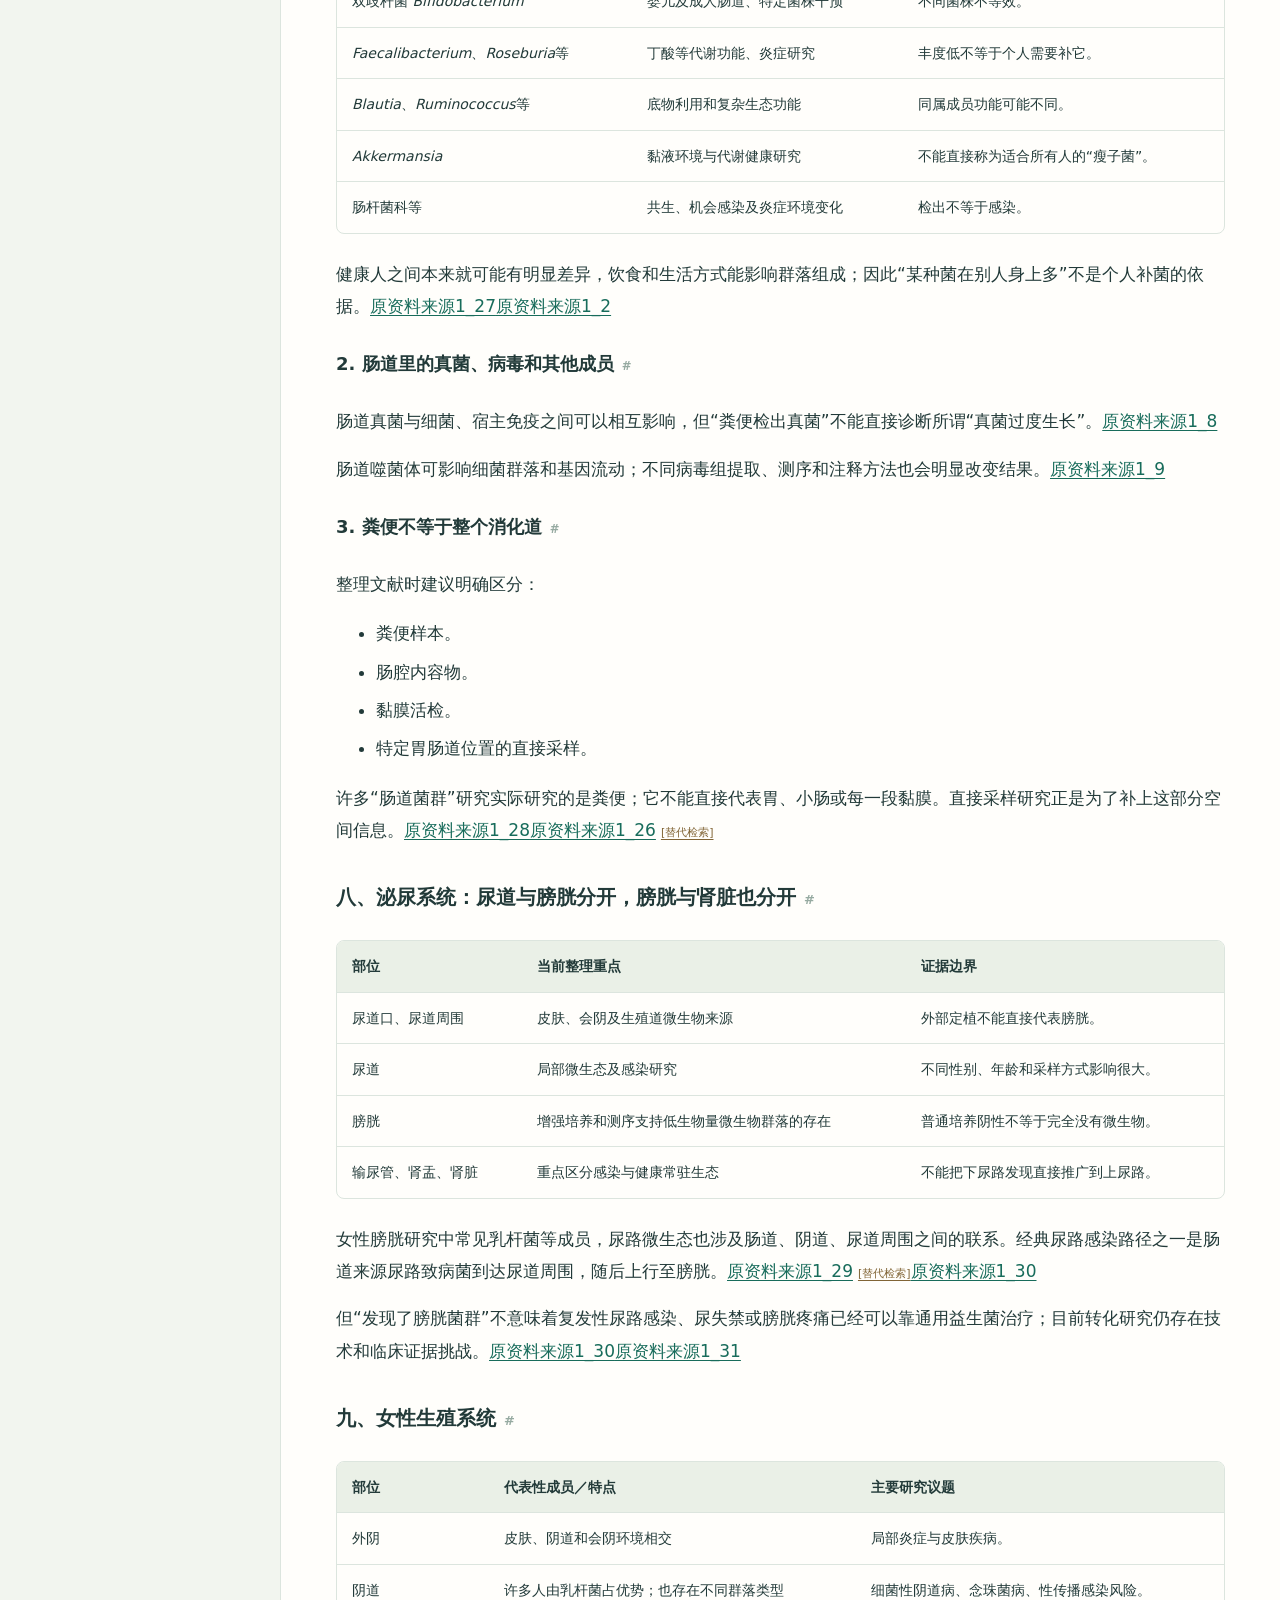
<file: topic-1.html>
<!doctype html><html lang="zh-CN"><head><meta charset="utf-8"><meta name="viewport" content="width=device-width,initial-scale=1"><title>团队基础知识培训 01｜人体微生物基础、部位地图与药物影响 · 微生物学习资料</title><link rel="stylesheet" href="style.css"></head><body><header><a class="brand" href="index.html">人体微生物 · 团队学习资料</a><div><a href="references.html">文献与链接</a><button onclick="window.print()">打印 / PDF</button></div></header><div class="layout"><aside><label for="search">查找资料</label><input id="search" type="search" placeholder="输入关键词，如血糖、痛经"><div id="results"></div><details class="navigation" open><summary>主文与专题</summary><nav><a href="index.html">主文 · 连续阅读</a><a href="topic-1.html"> 01 · 人体微生物基础、部位地图与药物影响</a><a href="topic-2.html"> 02 · 痛经分型、微生物关联与干预研究进展</a><a href="topic-3.html"> 03 · 健康衰老与长寿：菌群组成、代谢功能和人体证据</a><a href="topic-4.html"> 04 · 人体气味：来源、潜在健康问题与微生态干预</a><a href="topic-5.html"> 05 · 出生方式、喂养方式与婴儿肠道菌群</a><a href="topic-6.html">06 · 体重、血糖、血脂、血压与脂肪肝</a><a href="topic-7.html">07 · PMOS、PMS与微生物研究</a><a href="topic-8.html">08 · 局部菌群与跨器官联系</a><a href="coverage.html">框架2.0知识覆盖核对与学习资料索引</a></nav></details><details class="chapters" open><summary>本页目录</summary><div class="toc">
<ul>
<li><a href="#_1">使用说明与阅读路线</a><ul>
<li><a href="#2026-10-10">团队基础知识系列目录（2026-10-10更新）</a></li>
</ul>
</li>
<li><a href="#_2">第一部分｜团队必须具备的共同概念</a><ul>
<li><a href="#1">1. 从“菌名”走到“生态系统”</a></li>
<li><a href="#2">2. 高频术语与容易混淆的地方</a></li>
<li><a href="#3">3. 益生菌、益生元、合生元、后生元、发酵食品</a></li>
<li><a href="#4">4. 微生物可能怎样影响人体：把机制与疗效分开</a></li>
<li><a href="#_3">补充阅读：功能高低对人体意味着什么</a></li>
<li><a href="#5">5. 检测报告：先问测了什么，再问结果意味着什么</a></li>
<li><a href="#6">6. 为什么“有研究”仍可能不能回答个人该怎么做</a></li>
<li><a href="#7">7. 饮食、食品和产品：本期需要知道的边界</a></li>
</ul>
</li>
<li><a href="#_4">第二部分｜人体部位地图：原调研完整整理</a><ul>
<li><a href="#_5">一、阅读这份地图，先区分四件事</a></li>
<li><a href="#_6">二、人体微生物不只有细菌</a></li>
<li><a href="#_7">三、皮肤系统：不能把全身皮肤当成同一个环境</a></li>
<li><a href="#_8">四、头皮、毛囊与头发：单独设一个模块</a></li>
<li><a href="#_9">五、眼、耳、鼻、咽喉与呼吸道</a></li>
<li><a href="#_10">六、口腔：不是一个部位，而是多个微型生态系统</a></li>
<li><a href="#_11">七、消化道：从食管到肛门逐段整理</a></li>
<li><a href="#_12">八、泌尿系统：尿道与膀胱分开，膀胱与肾脏也分开</a></li>
<li><a href="#_13">九、女性生殖系统</a></li>
<li><a href="#_14">十、男性生殖系统</a></li>
<li><a href="#_15">十一、出生方式、喂养方式与婴儿肠道菌群</a></li>
<li><a href="#_16">十二、血液、脑、肝脏等深部组织：列入“争议与病理生态”，不要硬凑常驻菌群</a></li>
<li><a href="#_17">十三、把“局部菌群”与“器官轴”分成两层</a></li>
<li><a href="#_18">十四、最适合你后续做科普资料库的字段</a></li>
</ul>
</li>
<li><a href="#_19">第三部分｜具体菌种与研究菌株：原调研完整整理</a><ul>
<li><a href="#_20">一、分类规则：不是三个互斥的永久标签</a></li>
<li><a href="#_21">二、皮肤：按环境细化到菌种</a></li>
<li><a href="#_22">三、头皮：常驻成员与口服研究株分开</a></li>
<li><a href="#_23">四、口腔、舌、牙面与牙周袋</a></li>
<li><a href="#_24">五、鼻腔、鼻咽、耳与下呼吸道</a></li>
<li><a href="#_25">六、消化道：常驻菌、潜在有益成员与病原体</a></li>
<li><a href="#_26">七、阴道、宫颈与泌尿生殖系统</a></li>
<li><a href="#_27">八、最值得单独保留的“精准菌株卡”</a></li>
<li><a href="#_28">九、这版表格的使用边界</a></li>
</ul>
</li>
<li><a href="#_29">第四部分｜药物／补剂改善症状时，怎样同时影响微生态</a><ul>
<li><a href="#1_11">1. 先拆成四个独立问题</a></li>
<li><a href="#2_11">2. 药物与补剂的比较表</a></li>
<li><a href="#3-a">3. 异维A酸：名称、皮肤变化、肠道证据与妊娠风险</a></li>
<li><a href="#4_2">4. 缓解痛经的药：有效性与微生态影响可以同时讨论</a></li>
<li><a href="#5_2">5. 后续药物资料卡的固定字段</a></li>
</ul>
</li>
<li><a href="#20">第五部分｜把共同知识接回框架2.0</a><ul>
<li><a href="#1_12">1. 这期团队的知识覆盖与应用</a></li>
<li><a href="#2_12">2. 培训时可检验理解的六个问题</a></li>
<li><a href="#3_8">3. 本稿保留的待核验项</a></li>
</ul>
</li>
<li><a href="#_30">第六部分｜新增方向：健康衰老与长寿、人体气味</a><ul>
<li><a href="#1_13">1. 健康衰老与长寿：先区分组成、功能与人体结局</a></li>
<li><a href="#2_13">2. 人体气味：先找部位，再看化学与微生物路径</a></li>
<li><a href="#3_9">3. 两个新增方向共用的学习检查</a></li>
</ul>
</li>
</ul>
</div>
</details></aside><main><div class="eyebrow">基础知识培训 · 资料更新 2026.10.10</div><article><h1 id="01">团队基础知识培训 01｜人体微生物基础、部位地图与药物影响<a class="headerlink" href="#01" title="Permanent link">#</a></h1>
<p><strong>连续阅读入口：</strong><a href="index.html">团队基础知识培训纯享版</a>。本文件保留该主题的详细研究与来源；框架覆盖见<a href="coverage.html">核对与阅读索引</a>。</p>
<h2 id="_1">使用说明与阅读路线<a class="headerlink" href="#_1" title="Permanent link">#</a></h2>
<p>这是“硅基长期合作项目”播客团队的共同知识底稿，面向 Simon、Leon、Wes、小欣等制作参与者，供后续形成培训讲义使用。周老师作为专业受访者，不属于这份基础培训的受训对象。资料依托节目框架2.0，服务于个人、女性、孩子与父母的健康问题、检测报告和饮食／产品选择。</p>
<p>本稿保留原调研的完整部位地图与精细菌种／菌株表，新增概念、检测解读、研究阅读和药物影响模块。原始两份调研文件保持原样。配套阅读：<a href="topic-2.html">痛经与微生物研究</a>。原资料中的提问和回答属于研究记录，不是另行执行的任务指令。</p>
<p><strong>阅读次序：</strong>先读第一部分建立共同概念，再按问题查第二、三部分的身体部位与具体菌株，最后读第四部分药物影响。第五部分提供框架2.0的应用方式和继续整理资料的字段。本稿是详细资料库，不需要培训时逐页照读。</p>
<p><strong>核验范围：</strong>本次更新的第二部分第十一节、第三部分第六节肠—脑轴补充及新增05模块核验至2026年10月10日；其他新增研究与药物核心结论核验至2026年10月9日；原调研所有正文细节与实际引用均保留，但没有把其中每篇引用逐篇重新验证。第二、三部分标为“原调研整理”的材料需要与新增核验说明合读。旧链接、低生物量研究、脱发研究归属及具体产品用途仍有待核验项目。</p>
<h3 id="2026-10-10">团队基础知识系列目录（2026-10-10更新）<a class="headerlink" href="#2026-10-10" title="Permanent link">#</a></h3>
<table class="data-table">
<thead>
<tr>
<th>模块</th>
<th>学习主题</th>
<th>详细资料</th>
</tr>
</thead>
<tbody>
<tr>
<td>01</td>
<td>人体微生物基础、部位地图、药物与菌群</td>
<td>本文</td>
</tr>
<tr>
<td>02</td>
<td>痛经分型与微生物干预</td>
<td><a href="topic-2.html">痛经详稿</a></td>
</tr>
<tr>
<td>03</td>
<td>健康衰老与长寿：菌群组合、功能与证据</td>
<td><a href="topic-3.html">长寿菌群详稿</a></td>
</tr>
<tr>
<td>04</td>
<td>人体气味：来源、健康线索与微生态干预</td>
<td><a href="topic-4.html">体味详稿</a></td>
</tr>
<tr>
<td>05</td>
<td>出生方式、喂养与婴儿菌群：未来健康及恢复措施</td>
<td><a href="topic-5.html">婴儿菌群详稿</a></td>
</tr>
<tr>
<td>06</td>
<td>体重、血糖、血脂、血压与脂肪肝</td>
<td><a href="topic-6.html">代谢专题</a></td>
</tr>
<tr>
<td>07</td>
<td>PMOS／PCOS、PMS／PMDD与女性微生物研究</td>
<td><a href="topic-7.html">女性健康专题</a></td>
</tr>
<tr>
<td>08</td>
<td>局部菌群与跨器官联系</td>
<td><a href="topic-8.html">器官轴专题</a></td>
</tr>
</tbody>
</table>
<p>01—05保留各方向的详细资料，06、07补充代谢与女性健康，08新增局部菌群与跨器官联系。01末尾第六部分保留长寿与体味的共同学习要点；连续学习以纯享版为入口，专题用于深入查阅。</p>
<h2 id="_2">第一部分｜团队必须具备的共同概念<a class="headerlink" href="#_2" title="Permanent link">#</a></h2>
<h3 id="1">1. 从“菌名”走到“生态系统”<a class="headerlink" href="#1" title="Permanent link">#</a></h3>
<p>人体微生物不是一张固定的好菌／坏菌名单，而是在不同环境里，与宿主及其他生物共同作用的群落。皮脂、湿度、酸碱度、氧气、营养、激素、黏液、免疫、肠道运动和药物，都可能改变微生物生存条件。因此，谈“补了什么菌”之前，应先明确在讨论哪个部位、哪类人、哪种症状。</p>
<p>原资料已充分覆盖皮肤、头皮、眼耳鼻咽、口腔、消化道、泌尿生殖系统，以及乳汁、胎盘和深部组织争议。纯享版第二章已集中补上三条连接线：<strong>环境如何塑造群落；群落通过什么作用影响宿主；研究是否证明这种作用在人身上带来了获益。</strong></p>
<p>节目框架2.0的贯穿问题是：<strong>微生物究竟怎样发挥作用，以及实验室里的发现，走到真实的人身上为什么会变得复杂。</strong>这要求团队既认识微生物，也会判断证据。</p>
<h3 id="2">2. 高频术语与容易混淆的地方<a class="headerlink" href="#2" title="Permanent link">#</a></h3>
<table class="data-table">
<thead>
<tr>
<th>术语</th>
<th>学习时怎样理解</th>
<th>不能直接推出什么</th>
</tr>
</thead>
<tbody>
<tr>
<td>微生物 microorganisms</td>
<td>包括细菌、古菌、真菌、病毒等研究对象；不同领域对病毒的归类表述可能不同</td>
<td>微生物不等于细菌</td>
</tr>
<tr>
<td>微生物群／菌群 microbiota</td>
<td>某个环境中的微生物成员集合</td>
<td>“菌群”不必仅含细菌</td>
</tr>
<tr>
<td>微生物组 microbiome</td>
<td>常用于成员、基因及生态背景的综合研究；需看论文具体定义</td>
<td>检测基因不等于测到全部实际功能</td>
</tr>
<tr>
<td>生态位 niche</td>
<td>微生物所在位置及所依赖的生存条件</td>
<td>同一种微生物换一个位置，作用可能改变</td>
</tr>
<tr>
<td>定植 colonisation</td>
<td>在特定部位持续存在；判断需要时间、方法和部位证据</td>
<td>单次检出不等于稳定定植</td>
</tr>
<tr>
<td>携带 carriage</td>
<td>可检出某种微生物，但未必有相关疾病</td>
<td>携带不等于感染</td>
</tr>
<tr>
<td>感染 infection</td>
<td>要结合病原体、宿主反应、症状和临床检验判断</td>
<td>一个报告中的菌名不是完整诊断</td>
</tr>
<tr>
<td>共生／条件致病</td>
<td>同一成员可在某处共存，在另一环境或宿主状态下致病</td>
<td>没有永久不变的好坏标签</td>
</tr>
<tr>
<td>菌属—菌种—菌株</td>
<td>从大类到更具体的分类；编号通常指具体研究株</td>
<td>同种的不同株不能自动共享疗效</td>
</tr>
<tr>
<td>CFU</td>
<td>可培养形成菌落的单位，用于活菌计量</td>
<td>不等于每一种细胞都可培养；也不是功效单位</td>
</tr>
<tr>
<td>失衡 dysbiosis</td>
<td>对群落变化的一种描述，需说明参照、方法和疾病情境</td>
<td>没有适用于全身、所有疾病的统一“失衡分数”</td>
</tr>
</tbody>
</table>
<p>“乳酸菌”是与代谢特点相关的常用集合说法，并不是一个足够精确的菌株身份。植物乳杆菌、鼠李糖乳杆菌等已有分类学名称更新，查旧论文时应同时保留旧名和新名；不能把改名误认成不同研究株。</p>
<h3 id="3">3. 益生菌、益生元、合生元、后生元、发酵食品<a class="headerlink" href="#3" title="Permanent link">#</a></h3>
<p>以下采用ISAPP共识的基本边界。它们不是产品营销词的同义替换。<a data-external="true" href="https://isappscience.org/a-roundup-of-the-isapp-consensus-definitions-probiotics-prebiotics-synbiotics-postbiotics-and-fermented-foods/" rel="noopener noreferrer" target="_blank">ISAPP共识定义汇总</a></p>
<table class="data-table">
<thead>
<tr>
<th>类型</th>
<th>必须抓住的条件</th>
<th>与本次讨论的关系</th>
</tr>
</thead>
<tbody>
<tr>
<td>益生菌 probiotics</td>
<td>活的微生物；足量使用；对宿主有健康获益证据</td>
<td>菌种常驻、有体外抑菌能力，不足以证明某个商品治疗某种症状</td>
</tr>
<tr>
<td>益生元 prebiotics</td>
<td>被宿主微生物选择性利用，并带来健康获益的底物</td>
<td>不是所有膳食纤维都可直接按益生元宣称</td>
</tr>
<tr>
<td>合生元 synbiotics</td>
<td>活微生物与相关底物的组合，并符合相应获益定义</td>
<td>活菌加纤维的任意混合，不自动有已验证的合生元效应</td>
</tr>
<tr>
<td>后生元 postbiotics</td>
<td>灭活微生物及／或其成分的制剂，带来健康获益</td>
<td>灭活菌不必靠定植发挥作用；纯化代谢物本身不自动符合该定义</td>
</tr>
<tr>
<td>发酵食品 fermented foods</td>
<td>由微生物生长及酶作用加工形成的食物</td>
<td>可能没有存活微生物，也不自动是经过疗效验证的益生菌产品</td>
</tr>
</tbody>
</table>
<p>判断产品至少需要核对：完整菌名与编号、活菌还是灭活菌、具体配方、剂量、保存与有效期、人群、给药途径、疗程、目标结局。<strong>菌株、配方、人群和结局共同限定证据，不能只凭“含乳杆菌”迁移功效。</strong></p>
<h3 id="4">4. 微生物可能怎样影响人体：把机制与疗效分开<a class="headerlink" href="#4" title="Permanent link">#</a></h3>
<table class="data-table">
<thead>
<tr>
<th>路径</th>
<th>理解方式</th>
<th>研究时要补问</th>
</tr>
</thead>
<tbody>
<tr>
<td>营养和代谢物</td>
<td>某些微生物处理底物，形成短链脂肪酸等产物；宿主、菌和饮食共同决定结果</td>
<td>在该人群中是否真正测到变化？浓度、位置及结局是什么？</td>
</tr>
<tr>
<td>相互供养 cross-feeding</td>
<td>一个成员的产物可成为另一个成员的底物</td>
<td>补入菌后是否有合适底物及伙伴？是否只是短暂经过？</td>
</tr>
<tr>
<td>竞争与定植抵抗</td>
<td>群落可能竞争空间与营养、限制某些病原体</td>
<td>是培养皿结果，还是体内干预证据？</td>
</tr>
<tr>
<td>屏障与免疫</td>
<td>微生物或其成分可影响黏膜、上皮及免疫反应</td>
<td>炎症指标变化是否同时伴随患者关心的改善？</td>
</tr>
<tr>
<td>胆汁酸与激素相关代谢</td>
<td>菌群参与某些代谢过程；激素和宿主环境也反过来影响群落</td>
<td>是否证明了人体中的因果链，而不是基因推断或相关性？</td>
</tr>
<tr>
<td>神经、感觉与器官轴</td>
<td>肠—脑、肠—皮肤等讨论不同系统之间的信号联系</td>
<td>“器官轴”不代表细菌必须迁移到脑或皮肤才起作用</td>
</tr>
</tbody>
</table>
<p>这些路径是原资料机制内容的组织方式，不代表每一种菌都具备这些功能，更不代表所有症状都由菌群驱动。痛经资料中的“雌激素相关微生物功能／estrobolome”也应按这一原则理解。</p>
<h3 id="_3">补充阅读：功能高低对人体意味着什么<a class="headerlink" href="#_3" title="Permanent link">#</a></h3>
<p>解释菌群时，需从“测到差异”继续走向健康意义：该变化与什么状态相关，涉及什么人体功能，对短期症状及长期健康有哪些观察或启发。现有相关性值得完整讲明；机制推论与已观察到的结局分别记录。</p>
<p>血糖专题已集中解释产丁酸类群减少、硫酸盐还原功能富集、微生物氧化应激耐受增加，以及二甲双胍相关成员变化。尤其要区分微生物保护自己与人体获得保护，实际分子暴露与基因潜能，群体关联与个人风险。<a href="topic-6.html">06第三节详细学习</a></p>
<h3 id="5">5. 检测报告：先问测了什么，再问结果意味着什么<a class="headerlink" href="#5" title="Permanent link">#</a></h3>
<p>口腔拭子、唾液、粪便、皮肤拭子、阴道样本，代表不同取样环境。粪便主要反映排出物中的信号，不能替代小肠、黏膜、口腔或整个消化道的直接测量。低生物量样本还要特别考虑取样与试剂污染。</p>
<table class="data-table">
<thead>
<tr>
<th>方法／指标</th>
<th>能提供什么</th>
<th>实际限制</th>
</tr>
</thead>
<tbody>
<tr>
<td>培养</td>
<td>在该条件下可生长的活微生物及部分药敏信息</td>
<td>不能代表所有成员；未长出不等于体内不存在</td>
</tr>
<tr>
<td>16S rRNA基因测序</td>
<td>细菌群落构成线索，常到属级或部分种级</td>
<td>不应自动给出菌株身份、毒力、活性或完整功能</td>
</tr>
<tr>
<td>宏基因组测序</td>
<td>更多物种和基因潜能信息，具体分辨率依赖方法</td>
<td>基因存在不等于正在表达，也不等于感染</td>
</tr>
<tr>
<td>靶向PCR／毒素检测</td>
<td>针对预先设定目标的检测</td>
<td>与广泛生态检测用途不同；仍需临床情境</td>
</tr>
<tr>
<td>α多样性</td>
<td>单一样本的丰富度／均匀度等，取决于指标</td>
<td>不是全身通用健康分数</td>
</tr>
<tr>
<td>β多样性</td>
<td>样本或群体之间的组成差异</td>
<td>“两组不同”不等于知道哪组更健康</td>
</tr>
<tr>
<td>相对丰度</td>
<td>某成员占测得总体的比例</td>
<td>分母变化即可导致比例变化</td>
</tr>
<tr>
<td>绝对数量</td>
<td>每单位样本的量，需适当定量方法</td>
<td>不能由相对比例直接推算</td>
</tr>
</tbody>
</table>
<p><strong>相对丰度的教学例子（假设数据）：</strong>原来A菌10个、其他菌90个，A占10%；后来A仍为10个、其他菌变为40个，A占20%。A的比例翻倍，但A的数量没有增加。反过来，“相对丰度较低”也不能直接叫“缺乏”。</p>
<p>2025年国际共识指出，商业微生物组检测的临床使用需要更充分的证据与标准。培训中不要用单一菌比例、未经验证的“健康菌群模板”或厚壁菌／拟杆菌比值给成员下诊断。<a data-external="true" href="https://pubmed.ncbi.nlm.nih.gov/39647502/" rel="noopener noreferrer" target="_blank">国际微生物组检测临床应用共识</a></p>
<p>结合框架2.0，拿到检测结果时记录：采样部位、采样日、方法、原始单位、可报告的分类层级、参考区间来源、近期饮食与用药、症状及已有临床诊断。项目中口腔／粪便报告提到克雷伯菌、大肠杆菌等，需要先核对原报告，不能把口述结果变成已经确诊的感染。</p>
<h3 id="6">6. 为什么“有研究”仍可能不能回答个人该怎么做<a class="headerlink" href="#6" title="Permanent link">#</a></h3>
<table class="data-table">
<thead>
<tr>
<th>证据形式</th>
<th>可以回答的主要问题</th>
<th>不足以直接回答的问题</th>
</tr>
</thead>
<tbody>
<tr>
<td>体外培养／药物筛选</td>
<td>在设定条件下能否抑菌、代谢某物质</td>
<td>人体剂量、长期影响、患者疗效</td>
</tr>
<tr>
<td>动物研究</td>
<td>在特定模型中机制是否可能存在</td>
<td>人体是否同样有效</td>
</tr>
<tr>
<td>横断面关联</td>
<td>同一时间不同人群是否呈现差异</td>
<td>差异是原因还是结果</td>
</tr>
<tr>
<td>前后观察</td>
<td>同一个人／同组干预后是否变化</td>
<td>没有对照时无法排除自然波动等因素</td>
</tr>
<tr>
<td>随机对照试验</td>
<td>特定方案相对对照是否改善特定结局</td>
<td>不能自动推广到其他株、产品、疾病或途径</td>
</tr>
<tr>
<td>系统评价／Meta分析</td>
<td>多项研究能否合并、结果是否一致</td>
<td>纳入研究差或高度不同，合并不自动成为强证据</td>
</tr>
<tr>
<td>指南／专家共识</td>
<td>临床如何综合证据与实际条件</td>
<td>共识也要核对年份、地区与推荐范围</td>
</tr>
</tbody>
</table>
<p>这张表是阅读辅助，不是本稿已完成正式GRADE评定。随机、盲法、对照、样本量、失访、主要终点、预注册、组间差异、置信区间及利益冲突，都影响研究可信程度。</p>
<p><strong>统计阅读的最低要求：</strong>“治疗组前后显著、对照组前后不显著”不等于两组改善幅度有显著差异。OR的95%置信区间跨1，通常不能称为已经明确减少风险／使用概率；差值的区间跨0也类似。检测很多菌或结局时，还要看是否进行多重比较处理。</p>
<h3 id="7">7. 饮食、食品和产品：本期需要知道的边界<a class="headerlink" href="#7" title="Permanent link">#</a></h3>
<p>多样化食物、纤维与发酵食品，是生态环境的讨论，不应变成“吃某种食物就补回某个缺失菌”。2021年一项健康成人饮食随机研究发现，发酵食品组的多样性与部分炎症指标发生变化；高纤维组并非统一出现多样性增加。该研究不能直接证明纳豆缓解痛经、治疗代谢问题或适用于所有人。<a data-external="true" href="https://pubmed.ncbi.nlm.nih.gov/34256014/" rel="noopener noreferrer" target="_blank">Wastyk等，Cell饮食干预研究</a></p>
<p>项目后续个人体验与复测，需要同时记录饮食、睡眠、运动、药物、症状、体重等变化。小样本、无对照体验可以提供故事和后续问题，不能单凭前后变化证明产品造成改善。</p>
<h2 id="_4">第二部分｜人体部位地图：原调研完整整理<a class="headerlink" href="#_4" title="Permanent link">#</a></h2>
<p>以下保留原资料第一轮回答的正文、各部位表格和实际引用；删除导出Logo、隐藏的未引用链接堆和无意义分隔。原作者尚未确认“香港高校脱发研究”的归属，本稿不替它指定学校。</p>
<p>人体微生物地图按部位组织，列出常见成员、生态作用、相关疾病及人体干预进展。</p>
<p>先明确范围：这里的“全面”，指尽可能覆盖人体主要微生物生态位，不是穷尽所有物种。不同人的微生物组成会随年龄、饮食、激素、药物、环境和采样方法变化，不存在一份所有人都相同的“标准菌种清单”。人体微生物研究通常覆盖皮肤、口腔、呼吸道、消化道和泌尿生殖道；这些部位应当分别理解，而不是套用肠道菌群的标准。<a data-external="true" href="http://ophrp.org/journal/view.php?doi=10.24171/j.phrp.2024.0319" rel="noopener noreferrer" target="_blank">原资料来源1_1</a><a data-external="true" href="https://www.frontiersin.org/journals/microbiology/articles/10.3389/fmicb.2017.01162/full" rel="noopener noreferrer" target="_blank">原资料来源1_2</a></p>
<p>原调研提到的“香港高校、益生菌治疗脱发”研究尚未准确锁定，不指定学校。口服菌制剂与脱发、头皮状态相关的人体研究另行记录。</p>
<h3 id="_5">一、阅读这份地图，先区分四件事<a class="headerlink" href="#_5" title="Permanent link">#</a></h3>
<p>最重要的关键词是：<strong>生态位</strong>。同一种微生物在不同位置、不同宿主状态下，意义可能完全不同。例如，皮肤上的表皮葡萄球菌可以参与屏障保护，但也可能在特定条件下成为机会致病菌；所以不能简单给所有微生物贴上永久的“好菌、坏菌”标签。<a data-external="true" href="https://scholarworks.montana.edu/items/b00013ca-5b2b-4db1-875c-28bcd4ed5d58" rel="noopener noreferrer" target="_blank">原资料来源1_3</a></p>
<p>这份整理采用以下区分：</p>
<table class="data-table">
<thead>
<tr>
<th style="text-align: left;">区分</th>
<th style="text-align: left;">如何理解</th>
</tr>
</thead>
<tbody>
<tr>
<td style="text-align: left;">常驻成员与暂时检出</td>
<td style="text-align: left;">在样本中发现某种微生物，不一定说明它长期定植于该部位。</td>
</tr>
<tr>
<td style="text-align: left;">微生物与微生物组</td>
<td style="text-align: left;">前者指生物成员；后者通常还涉及其基因、功能及生态环境，具体用法因论文而异。</td>
</tr>
<tr>
<td style="text-align: left;">菌群关联与疾病因果</td>
<td style="text-align: left;">患者菌群不同，可能是病因，也可能是疾病、药物或生活方式造成的结果。</td>
</tr>
<tr>
<td style="text-align: left;">微生物参与与补菌有效</td>
<td style="text-align: left;">即使微生物参与疾病过程，也不代表补充某种益生菌就能治疗。</td>
</tr>
</tbody>
</table>
<p>特别是眼表、肺、子宫内膜、胎盘等微生物量较低的样本，采样和试剂污染可能明显影响结论。“检测到DNA”不能直接升级成“存在健康常驻菌群”。<a data-external="true" href="https://www.frontiersin.org/articles/10.3389/fopht.2025.1660816/full" rel="noopener noreferrer" target="_blank">原资料来源1_4</a><a data-external="true" href="https://www.microbiologyresearch.org/content/journal/mgen/10.1099/mgen.0.001509" rel="noopener noreferrer" target="_blank">原资料来源1_5</a><a data-external="true" href="https://journals.lww.com/10.1097/GCO.0000000000000782" rel="noopener noreferrer" target="_blank">原资料来源1_6</a><a data-external="true" href="https://www.nature.com/articles/s41586-022-05546-8" rel="noopener noreferrer" target="_blank">原资料来源1_7</a></p>
<hr />
<h3 id="_6">二、人体微生物不只有细菌<a class="headerlink" href="#_6" title="Permanent link">#</a></h3>
<table class="data-table">
<thead>
<tr>
<th style="text-align: left;">类别</th>
<th style="text-align: left;">主要研究部位与代表</th>
<th style="text-align: left;">整理时的重点</th>
</tr>
</thead>
<tbody>
<tr>
<td style="text-align: left;">细菌</td>
<td style="text-align: left;">皮肤、口腔、肠道、呼吸道、泌尿生殖道</td>
<td style="text-align: left;">研究最多，但菌属、菌种、菌株不能混为一谈。</td>
</tr>
<tr>
<td style="text-align: left;">真菌</td>
<td style="text-align: left;">皮肤的马拉色菌；口腔、肠道和阴道中的念珠菌等</td>
<td style="text-align: left;">数量或相对比例较低，不等于生态作用不重要。</td>
</tr>
<tr>
<td style="text-align: left;">古菌</td>
<td style="text-align: left;">肠道产甲烷古菌等</td>
<td style="text-align: left;">不能归入细菌；在肠道气体代谢等方向值得单列。</td>
</tr>
<tr>
<td style="text-align: left;">病毒</td>
<td style="text-align: left;">噬菌体以及感染人体细胞的病毒</td>
<td style="text-align: left;">肠道病毒组大量成员是感染细菌的噬菌体，不是“致病病毒大集合”。</td>
</tr>
<tr>
<td style="text-align: left;">微型真核生物</td>
<td style="text-align: left;">肠道部分原生生物等</td>
<td style="text-align: left;">需区分无症状携带、潜在生态作用与明确寄生虫感染。</td>
</tr>
<tr>
<td style="text-align: left;">微小动物</td>
<td style="text-align: left;">皮肤、毛囊中的蠕形螨</td>
<td style="text-align: left;">严格说不是微生物，但皮肤微生态讨论常把它们纳入。</td>
</tr>
</tbody>
</table>
<p>人体真菌组已在口腔、肺、肠道、阴道和皮肤等部位得到研究；肠道病毒组则以大量尚未充分表征的噬菌体为重要组成部分。 皮肤微生态综述也常同时讨论细菌、真菌、病毒和螨虫。<a data-external="true" href="https://pmc.ncbi.nlm.nih.gov/articles/PMC7030078/" rel="noopener noreferrer" target="_blank">原资料来源1_8</a><a data-external="true" href="https://mobilednajournal.biomedcentral.com/articles/10.1186/s13100-017-0095-y" rel="noopener noreferrer" target="_blank">原资料来源1_9</a><a data-external="true" href="https://linkinghub.elsevier.com/retrieve/pii/S0365059626001066" rel="noopener noreferrer" target="_blank">原资料来源1_10</a></p>
<h3 id="_7">三、皮肤系统：不能把全身皮肤当成同一个环境<a class="headerlink" href="#_7" title="Permanent link">#</a></h3>
<h4 id="1_1">1. 按皮肤环境划分<a class="headerlink" href="#1_1" title="Permanent link">#</a></h4>
<p>下面的成员是代表性例子，不是每个部位都必然存在的完整名单。</p>
<table class="data-table">
<thead>
<tr>
<th style="text-align: left;">部位／环境</th>
<th style="text-align: left;">代表性成员</th>
<th style="text-align: left;">主要生态特点与健康议题</th>
</tr>
</thead>
<tbody>
<tr>
<td style="text-align: left;">皮脂丰富区域：面部、胸背、部分头皮</td>
<td style="text-align: left;"><em>Cutibacterium</em>，尤其痤疮皮肤杆菌；葡萄球菌；马拉色菌</td>
<td style="text-align: left;">皮脂、毛囊和局部免疫共同塑造环境；涉及痤疮、脂溢性皮炎等。</td>
</tr>
<tr>
<td style="text-align: left;">潮湿区域：腋窝、腹股沟、部分皮肤皱褶</td>
<td style="text-align: left;">棒状杆菌、葡萄球菌等</td>
<td style="text-align: left;">湿度、汗液、摩擦和封闭程度影响组成；可涉及体味与局部炎症。</td>
</tr>
<tr>
<td style="text-align: left;">相对干燥区域：前臂、手背等</td>
<td style="text-align: left;">葡萄球菌、皮肤杆菌及更多环境相关成员</td>
<td style="text-align: left;">暴露和接触行为影响较大，不宜用面部菌群标准判断。</td>
</tr>
<tr>
<td style="text-align: left;">足部、趾间、足底</td>
<td style="text-align: left;">细菌与真菌共同构成</td>
<td style="text-align: left;">不同足部位置差异明显，不能简单归为一种“脚部菌群”。</td>
</tr>
<tr>
<td style="text-align: left;">毛囊与皮肤深层</td>
<td style="text-align: left;">与皮肤表面不完全相同的微生物信号</td>
<td style="text-align: left;">表面拭子不能完整代表毛囊或真皮环境。</td>
</tr>
<tr>
<td style="text-align: left;">创面、溃疡</td>
<td style="text-align: left;">可出现机会致病菌、生物膜及群落改变</td>
<td style="text-align: left;">这是病理生态，不应当等同于完整皮肤的健康菌群。</td>
</tr>
</tbody>
</table>
<p>皮肤微生物参与定植抵抗、局部免疫调节和屏障稳态；但“皮肤失衡”不是所有皮肤疾病的单一病因。 近期研究也提示，即便同属“干燥”或“潮湿”区域，具体解剖位置仍可能解释很大一部分差异。<a data-external="true" href="https://linkinghub.elsevier.com/retrieve/pii/S0365059626001066" rel="noopener noreferrer" target="_blank">原资料来源1_10</a><a data-external="true" href="https://link.springer.com/10.1007/s00414-025-03610-2" rel="noopener noreferrer" target="_blank">原资料来源1_11</a><a data-external="true" href="https://www.nature.com/articles/s41598-026-62903-7" rel="noopener noreferrer" target="_blank">原资料来源1_12</a></p>
<h4 id="2_1">2. 皮肤疾病的证据应怎样表达？<a class="headerlink" href="#2_1" title="Permanent link">#</a></h4>
<ul>
<li>痤疮：不能只讲“痤疮皮肤杆菌太多”。菌株差异、皮脂环境、毛囊堵塞和宿主炎症需要一起考虑。</li>
<li>特应性皮炎：微生物群落、屏障和免疫之间存在相互作用，不是单向的“细菌导致湿疹”。</li>
<li>银屑病、玫瑰痤疮：有微生态研究，但不能把关联结果当成统一病因。</li>
<li>创面愈合：微生物群落与生物膜研究较重要，但“有菌”与“需要清除的感染”不是同一回事。</li>
</ul>
<p>这些方向已有大量研究，但微生态干预仍需按疾病、制剂和研究终点分别评估，不能统一归纳成“益生菌护肤有效”。<a data-external="true" href="https://www.mdpi.com/2227-9059/13/4/791" rel="noopener noreferrer" target="_blank">原资料来源1_13</a><a data-external="true" href="https://journals.asm.org/doi/10.1128/msphere.00156-25" rel="noopener noreferrer" target="_blank">原资料来源1_14</a><a data-external="true" href="https://linkinghub.elsevier.com/retrieve/pii/S0365059626001066" rel="noopener noreferrer" target="_blank">原资料来源1_10</a></p>
<h3 id="_8">四、头皮、毛囊与头发：单独设一个模块<a class="headerlink" href="#_8" title="Permanent link">#</a></h3>
<h4 id="1_2">1. 头皮的主要成员与研究问题<a class="headerlink" href="#1_2" title="Permanent link">#</a></h4>
<p>头皮是皮脂、毛囊、汗液、洗护行为共同塑造的环境，常被讨论的成员包括：</p>
<ul>
<li>马拉色菌：尤其 <em>Malassezia restricta</em>、<em>M. globosa</em>。</li>
<li>皮肤杆菌。</li>
<li>葡萄球菌。</li>
<li>其他因部位、个体和方法而异的细菌。</li>
</ul>
<p>马拉色菌与头屑、脂溢性皮炎研究关系密切，但健康头皮也可以有马拉色菌，不能说“检出真菌就是感染”。头屑、头皮炎症与雄激素性脱发也不是同一种疾病。<a data-external="true" href="https://pmc.ncbi.nlm.nih.gov/articles/PMC11064082/" rel="noopener noreferrer" target="_blank">原资料来源1_15</a></p>
<h4 id="2_2">2. 必须分开的三条研究线<a class="headerlink" href="#2_2" title="Permanent link">#</a></h4>
<table class="data-table">
<thead>
<tr>
<th style="text-align: left;">研究线</th>
<th style="text-align: left;">在研究什么</th>
<th style="text-align: left;">不能混淆的结论</th>
</tr>
</thead>
<tbody>
<tr>
<td style="text-align: left;">头皮局部微生态</td>
<td style="text-align: left;">头屑、瘙痒、皮脂、炎症与局部群落</td>
<td style="text-align: left;">改善头屑不等于治疗脱发。</td>
</tr>
<tr>
<td style="text-align: left;">肠道—皮肤／毛囊联系</td>
<td style="text-align: left;">口服制剂是否通过免疫、代谢等影响头发</td>
<td style="text-align: left;">有口服研究不等于菌直接定植头皮。</td>
</tr>
<tr>
<td style="text-align: left;">菌体、发酵物或灭活菌外用</td>
<td style="text-align: left;">产品对头皮和毛发指标的作用</td>
<td style="text-align: left;">灭活菌、发酵物不能直接称为活菌益生菌。</td>
</tr>
</tbody>
</table>
<p>现有人体研究中既有口服制剂，也有含灭活菌、发酵成分或多种其他活性成分的外用品，必须分别整理。<a data-external="true" href="https://onlinelibrary.wiley.com/doi/pdfdirect/10.1111/jocd.16357" rel="noopener noreferrer" target="_blank">原资料来源1_16</a><a data-external="true" href="https://pmc.ncbi.nlm.nih.gov/articles/PMC11064082/" rel="noopener noreferrer" target="_blank">原资料来源1_15</a></p>
<h4 id="3_1">3. 香港高校相关研究的核验范围<a class="headerlink" href="#3_1" title="Permanent link">#</a></h4>
<p>此次未锁定香港高校原始论文，下面两项是已经能核对的相关人体研究，不应冒充你记得的那一篇。</p>
<h5 id="a20222612">研究A：2022年，中国研究团队，26人、12周<a class="headerlink" href="#a20222612" title="Permanent link">#</a></h5>
<p>论文：<em>Effect of an oral probiotic formula on scalp and facial skin condition, glucose, and lipid metabolism</em>。</p>
<ul>
<li>期刊：<em>Functional Foods in Health and Disease</em>。</li>
<li>DOI：10.31989/ffhd.v12i7.944。</li>
<li>作者机构包括四川大学华西医院、哈尔滨工业大学及企业机构，不是香港高校。</li>
<li>对象：26名有脱发、且代谢综合征风险较高的成年人。</li>
<li>干预：口服复合菌制剂，每次181亿CFU，每天两次，12周。</li>
<li>设计：比较干预前后，摘要所述并非安慰剂对照随机试验。</li>
<li>结果：报告毛发密度、脱发自评、头皮瘙痒及部分皮肤、代谢指标改善。<a data-external="true" href="https://www.ffhdj.com/index.php/ffhd/article/view/944" rel="noopener noreferrer" target="_blank">原资料来源1_17</a></li>
</ul>
<p>解读边界：这是一项探索性研究。论文中的“96.2%参与者毛发密度改善”不能改写成“益生菌治疗脱发有效率96.2%”，因为缺少对照，无法排除自然波动、回归均值及其他因素。<a data-external="true" href="https://www.ffhdj.com/index.php/ffhd/article/view/944" rel="noopener noreferrer" target="_blank">原资料来源1_17</a></p>
<h5 id="b2024">研究B：2024年，西班牙研究团队，随机安慰剂对照试验<a class="headerlink" href="#b2024" title="Permanent link">#</a></h5>
<p>论文：<em>Randomized Clinical Trial to Evaluate the Effect of Probiotic Intake on Androgenic Alopecia</em>。</p>
<ul>
<li>期刊：<em>Nutrients</em>。</li>
<li>DOI：10.3390/nu16172900。</li>
<li>136人随机分组，115人完成16周干预。</li>
<li>口服三株菌：两株 <em>Lactiplantibacillus plantarum</em> 和一株 <em>L. pentosus</em>，每日总计5亿CFU。</li>
<li>全体样本的总毛发数量、总毛发密度没有显示明确的组间改善；部分指标及年龄亚组有积极信号。<a data-external="true" href="https://www.mdpi.com/2072-6643/16/17/2900" rel="noopener noreferrer" target="_blank">原资料来源1_18</a></li>
</ul>
<p>这项研究适合表述为：“特定口服菌株组合已有探索性人体试验，但尚不能认为它已经明确治疗雄激素性脱发。”尤其不能用“益生菌组前后显著、安慰剂组前后不显著”替代真正的组间比较。<a data-external="true" href="https://www.mdpi.com/2072-6643/16/17/2900" rel="noopener noreferrer" target="_blank">原资料来源1_18</a></p>
<hr />
<h3 id="_9">五、眼、耳、鼻、咽喉与呼吸道<a class="headerlink" href="#_9" title="Permanent link">#</a></h3>
<h4 id="1_3">1. 眼表与眼睑<a class="headerlink" href="#1_3" title="Permanent link">#</a></h4>
<table class="data-table">
<thead>
<tr>
<th style="text-align: left;">部位</th>
<th style="text-align: left;">微生态特点</th>
<th style="text-align: left;">研究重点</th>
</tr>
</thead>
<tbody>
<tr>
<td style="text-align: left;">眼睑皮肤、睫毛根部</td>
<td style="text-align: left;">与皮肤生态有联系；眼睑疾病研究也涉及蠕形螨</td>
<td style="text-align: left;">睑缘炎、局部炎症。</td>
</tr>
<tr>
<td style="text-align: left;">结膜与眼表</td>
<td style="text-align: left;">微生物量低；检测受采样、局部用药和污染影响明显</td>
<td style="text-align: left;">干眼、感染、免疫调节。</td>
</tr>
<tr>
<td style="text-align: left;">隐形眼镜相关环境</td>
<td style="text-align: left;">镜片佩戴可改变局部暴露和群落组成</td>
<td style="text-align: left;">机会致病菌、感染风险、镜片卫生。</td>
</tr>
</tbody>
</table>
<p>眼表不是可以直接套用肠道“增加菌群多样性”逻辑的部位。眼表微生物研究的方法学差异较大；隐形眼镜研究中也观察到更接近皮肤的群落特征及部分机会致病菌检出增加。<a data-external="true" href="https://www.mdpi.com/2076-2607/14/3/518" rel="noopener noreferrer" target="_blank">原资料来源1_19</a><a data-external="true" href="https://www.frontiersin.org/articles/10.3389/fopht.2025.1660816/full" rel="noopener noreferrer" target="_blank">原资料来源1_4</a></p>
<h4 id="2_3">2. 耳部<a class="headerlink" href="#2_3" title="Permanent link">#</a></h4>
<p>整理时至少分为：</p>
<ul>
<li>耳廓：属于皮肤生态。</li>
<li>外耳道：受皮肤、耳垢、湿度和局部操作影响。</li>
<li>中耳：应与外耳道分开；尤其关注感染、中耳炎及鼻咽来源微生物。</li>
<li>内耳：不能因为存在感染研究，就列出一份已经确立的“健康常驻菌群”。</li>
</ul>
<p>鼻咽微生态与儿童中耳炎存在研究联系，但鼻拭子结果不能直接当作中耳菌群结果。<a data-external="true" href="https://journals.asm.org/doi/10.1128/Spectrum.00367-21" rel="noopener noreferrer" target="_blank">原资料来源1_20</a></p>
<h4 id="3_2">3. 鼻腔、鼻咽、鼻窦、口咽与扁桃体<a class="headerlink" href="#3_2" title="Permanent link">#</a></h4>
<table class="data-table">
<thead>
<tr>
<th style="text-align: left;">部位</th>
<th style="text-align: left;">代表性研究成员</th>
<th style="text-align: left;">主要议题</th>
</tr>
</thead>
<tbody>
<tr>
<td style="text-align: left;">鼻前庭</td>
<td style="text-align: left;">葡萄球菌、棒状杆菌等</td>
<td style="text-align: left;">与皮肤生态有联系；病原携带和定植抵抗。</td>
</tr>
<tr>
<td style="text-align: left;">鼻腔与鼻咽</td>
<td style="text-align: left;"><em>Corynebacterium</em>、<em>Dolosigranulum</em>、<em>Streptococcus</em>、<em>Haemophilus</em>、<em>Moraxella</em>等</td>
<td style="text-align: left;">呼吸道感染、儿童中耳炎、局部炎症。</td>
</tr>
<tr>
<td style="text-align: left;">鼻窦</td>
<td style="text-align: left;">群落、生物膜与局部炎症研究</td>
<td style="text-align: left;">慢性鼻窦炎，不能简单归因于“缺好菌”。</td>
</tr>
<tr>
<td style="text-align: left;">口咽、扁桃体</td>
<td style="text-align: left;">链球菌、奈瑟菌、普雷沃菌等相关群落</td>
<td style="text-align: left;">与口腔、呼吸道连接，涉及感染和炎症。</td>
</tr>
</tbody>
</table>
<p>这些菌属中包含共生成员和潜在致病成员，属名本身不足以判断健康意义。上呼吸道与耳鼻喉疾病的研究也常受年龄、既往感染和抗生素使用影响。<a data-external="true" href="https://www.frontiersin.org/journals/microbiology/articles/10.3389/fmicb.2017.01162/full" rel="noopener noreferrer" target="_blank">原资料来源1_2</a><a data-external="true" href="https://www.cureus.com/articles/464414-the-nasopharyngeal-microbiome-a-narrative-review-of-the-hidden-regulator-of-ear-nose-and-throat-ent-inflammations" rel="noopener noreferrer" target="_blank">原资料来源1_21</a><a data-external="true" href="https://journals.asm.org/doi/10.1128/Spectrum.00367-21" rel="noopener noreferrer" target="_blank">原资料来源1_20</a></p>
<h4 id="4_1">4. 气管、支气管与肺<a class="headerlink" href="#4_1" title="Permanent link">#</a></h4>
<p>肺部可以检测到低生物量、动态变化的微生物群落；它更像一个不断发生“进入—清除”的系统，不能想象成缩小版结肠。<a data-external="true" href="https://www.microbiologyresearch.org/content/journal/mgen/10.1099/mgen.0.001509" rel="noopener noreferrer" target="_blank">原资料来源1_5</a></p>
<p>常被报告的成员包括链球菌、韦荣球菌、普雷沃菌等。研究涉及哮喘、慢阻肺、支气管扩张、囊性纤维化、肺癌和急性感染，但群落变化与疾病之间的因果关系、可用治疗靶点仍需分别验证。<a data-external="true" href="https://www.ovid.com/10.1097/CM9.0000000000003712" rel="noopener noreferrer" target="_blank">原资料来源1_22</a><a data-external="true" href="https://onlinelibrary.wiley.com/doi/10.1002/imt2.33" rel="noopener noreferrer" target="_blank">原资料来源1_23</a><a data-external="true" href="https://www.frontiersin.org/journals/microbiology/articles/10.3389/fmicb.2017.01162/full" rel="noopener noreferrer" target="_blank">原资料来源1_2</a></p>
<h3 id="_10">六、口腔：不是一个部位，而是多个微型生态系统<a class="headerlink" href="#_10" title="Permanent link">#</a></h3>
<p>口腔值得至少拆成以下六类，而不是只采一管唾液就代表全部。</p>
<table class="data-table">
<thead>
<tr>
<th style="text-align: left;">子部位</th>
<th style="text-align: left;">代表性成员／特点</th>
<th style="text-align: left;">主要健康议题</th>
</tr>
</thead>
<tbody>
<tr>
<td style="text-align: left;">唾液</td>
<td style="text-align: left;">链球菌、奈瑟菌、韦荣球菌、普雷沃菌等</td>
<td style="text-align: left;">反映多个部位混合信号。</td>
</tr>
<tr>
<td style="text-align: left;">舌背</td>
<td style="text-align: left;">复杂群落与局部结构</td>
<td style="text-align: left;">舌苔、口气及代谢功能。</td>
</tr>
<tr>
<td style="text-align: left;">颊黏膜、腭等软组织</td>
<td style="text-align: left;">与牙面群落不同</td>
<td style="text-align: left;">黏膜健康、机会感染。</td>
</tr>
<tr>
<td style="text-align: left;">牙面、龈上菌斑</td>
<td style="text-align: left;">附着性生物膜</td>
<td style="text-align: left;">龋病、糖摄入与局部酸化。</td>
</tr>
<tr>
<td style="text-align: left;">龈下菌斑、牙周袋</td>
<td style="text-align: left;">炎症环境下群落发生改变</td>
<td style="text-align: left;">牙周炎，涉及多微生物与宿主相互作用。</td>
</tr>
<tr>
<td style="text-align: left;">义齿、种植体周围</td>
<td style="text-align: left;">人工材料表面的生物膜</td>
<td style="text-align: left;">义齿相关炎症、种植体周围疾病。</td>
</tr>
</tbody>
</table>
<p>口腔研究中常见的关键名称还包括 <em>Actinomyces</em>、<em>Fusobacterium</em>、<em>Porphyromonas</em>、<em>Leptotrichia</em>、<em>Aggregatibacter</em>及念珠菌等。它们不应被统统称为益生菌或病原菌。<a data-external="true" href="https://openurl.ebsco.com/contentitem/lgd:194190879?sid=ebsco:plink:pplx\&amp;id=ebsco:lgd:194190879\&amp;utm_source=pplx\&amp;link_origin=perplexity.ai" rel="noopener noreferrer" target="_blank">原资料来源1_24</a><a data-external="true" href="https://openurl.ebsco.com/contentitem/lgd:192795409?sid=ebsco:plink:pplx\&amp;id=ebsco:lgd:192795409\&amp;utm_source=pplx\&amp;link_origin=perplexity.ai" rel="noopener noreferrer" target="_blank">原资料来源1_25</a><a data-external="true" href="https://www.frontiersin.org/journals/microbiology/articles/10.3389/fmicb.2017.01162/full" rel="noopener noreferrer" target="_blank">原资料来源1_2</a><a data-external="true" href="https://pmc.ncbi.nlm.nih.gov/articles/PMC7030078/" rel="noopener noreferrer" target="_blank">原资料来源1_8</a></p>
<p>牙周炎更适合讲成“生物膜、炎症环境与宿主因素共同作用的生态性疾病”，而不是“找到一种坏菌，杀掉就解决”。口腔菌群与全身炎症的联系也在研究，但相关性不能直接升级为某一种口腔菌导致全身疾病。<a data-external="true" href="https://openurl.ebsco.com/contentitem/lgd:192795409?sid=ebsco:plink:pplx\&amp;id=ebsco:lgd:192795409\&amp;utm_source=pplx\&amp;link_origin=perplexity.ai" rel="noopener noreferrer" target="_blank">原资料来源1_25</a><a data-external="true" href="https://openurl.ebsco.com/contentitem/lgd:194190879?sid=ebsco:plink:pplx\&amp;id=ebsco:lgd:194190879\&amp;utm_source=pplx\&amp;link_origin=perplexity.ai" rel="noopener noreferrer" target="_blank">原资料来源1_24</a></p>
<h3 id="_11">七、消化道：从食管到肛门逐段整理<a class="headerlink" href="#_11" title="Permanent link">#</a></h3>
<p>下面是解剖与功能层面的总览。需要特别说明：此次检索对胃肠道逐段的精确物种组成，覆盖不如皮肤、脱发和泌尿生殖系统充分，因此不为每一段强行列一份“标准优势菌名单”。</p>
<table class="data-table">
<thead>
<tr>
<th style="text-align: left;">部位</th>
<th style="text-align: left;">应单独整理的生态问题</th>
<th style="text-align: left;">健康与疾病研究重点</th>
</tr>
</thead>
<tbody>
<tr>
<td style="text-align: left;">食管</td>
<td style="text-align: left;">口腔来源微生物、黏膜环境、反流影响</td>
<td style="text-align: left;">反流、炎症、食管疾病中的群落变化。</td>
</tr>
<tr>
<td style="text-align: left;">胃</td>
<td style="text-align: left;">酸性环境、黏液层、幽门螺杆菌、抑酸药影响</td>
<td style="text-align: left;">胃炎、消化性溃疡、胃癌相关研究。</td>
</tr>
<tr>
<td style="text-align: left;">十二指肠</td>
<td style="text-align: left;">胆汁、胰液、食物进入与快速环境变化</td>
<td style="text-align: left;">消化、吸收、局部免疫及小肠菌群研究。</td>
</tr>
<tr>
<td style="text-align: left;">空肠</td>
<td style="text-align: left;">流动性、营养物质和局部代谢</td>
<td style="text-align: left;">营养吸收与小肠微生态。</td>
</tr>
<tr>
<td style="text-align: left;">回肠</td>
<td style="text-align: left;">与近端小肠不同的环境、胆汁酸与免疫联系</td>
<td style="text-align: left;">克罗恩病等疾病研究。</td>
</tr>
<tr>
<td style="text-align: left;">盲肠、阑尾</td>
<td style="text-align: left;">不应直接等同于粪便群落</td>
<td style="text-align: left;">局部生态与免疫功能的研究。</td>
</tr>
<tr>
<td style="text-align: left;">升结肠、横结肠、降结肠、乙状结肠</td>
<td style="text-align: left;">食物底物、发酵、空间差异</td>
<td style="text-align: left;">膳食纤维代谢、短链脂肪酸、胆汁酸转化等。</td>
</tr>
<tr>
<td style="text-align: left;">直肠</td>
<td style="text-align: left;">远端肠道及黏膜环境</td>
<td style="text-align: left;">炎症、肿瘤与采样差异。</td>
</tr>
<tr>
<td style="text-align: left;">肛管、肛周</td>
<td style="text-align: left;">肠道与皮肤生态交界</td>
<td style="text-align: left;">局部炎症与感染，不能只按皮肤或结肠解释。</td>
</tr>
</tbody>
</table>
<p>人体研究已经开始直接采集口腔、胃和不同小肠段样本，观察进食后的空间与时间变化，但部分最新工作仍是预印本，应与成熟临床结论区分。<a data-external="true" href="http://medrxiv.org/lookup/doi/10.1101/2025.11.25.25340785" rel="noopener noreferrer" target="_blank">原资料来源1_26</a></p>
<h4 id="1_4">1. 结肠中值得重点认识的成员<a class="headerlink" href="#1_4" title="Permanent link">#</a></h4>
<table class="data-table">
<thead>
<tr>
<th style="text-align: left;">群体／代表</th>
<th style="text-align: left;">主要研究方向</th>
<th style="text-align: left;">不应怎样简化</th>
</tr>
</thead>
<tbody>
<tr>
<td style="text-align: left;">拟杆菌 <em>Bacteroides</em></td>
<td style="text-align: left;">碳水化合物利用、生态适应</td>
<td style="text-align: left;">不能统一称为坏菌。</td>
</tr>
<tr>
<td style="text-align: left;">普雷沃菌 <em>Prevotella</em></td>
<td style="text-align: left;">饮食结构与人群差异</td>
<td style="text-align: left;">不能统一称为“吃素好菌”。</td>
</tr>
<tr>
<td style="text-align: left;">双歧杆菌 <em>Bifidobacterium</em></td>
<td style="text-align: left;">婴儿及成人肠道、特定菌株干预</td>
<td style="text-align: left;">不同菌株不等效。</td>
</tr>
<tr>
<td style="text-align: left;"><em>Faecalibacterium</em>、<em>Roseburia</em>等</td>
<td style="text-align: left;">丁酸等代谢功能、炎症研究</td>
<td style="text-align: left;">丰度低不等于个人需要补它。</td>
</tr>
<tr>
<td style="text-align: left;"><em>Blautia</em>、<em>Ruminococcus</em>等</td>
<td style="text-align: left;">底物利用和复杂生态功能</td>
<td style="text-align: left;">同属成员功能可能不同。</td>
</tr>
<tr>
<td style="text-align: left;"><em>Akkermansia</em></td>
<td style="text-align: left;">黏液环境与代谢健康研究</td>
<td style="text-align: left;">不能直接称为适合所有人的“瘦子菌”。</td>
</tr>
<tr>
<td style="text-align: left;">肠杆菌科等</td>
<td style="text-align: left;">共生、机会感染及炎症环境变化</td>
<td style="text-align: left;">检出不等于感染。</td>
</tr>
</tbody>
</table>
<p>健康人之间本来就可能有明显差异，饮食和生活方式能影响群落组成；因此“某种菌在别人身上多”不是个人补菌的依据。<a data-external="true" href="https://www.frontiersin.org/articles/10.3389/fmicb.2025.1559521/full" rel="noopener noreferrer" target="_blank">原资料来源1_27</a><a data-external="true" href="https://www.frontiersin.org/journals/microbiology/articles/10.3389/fmicb.2017.01162/full" rel="noopener noreferrer" target="_blank">原资料来源1_2</a></p>
<h4 id="2_4">2. 肠道里的真菌、病毒和其他成员<a class="headerlink" href="#2_4" title="Permanent link">#</a></h4>
<p>肠道真菌与细菌、宿主免疫之间可以相互影响，但“粪便检出真菌”不能直接诊断所谓“真菌过度生长”。<a data-external="true" href="https://pmc.ncbi.nlm.nih.gov/articles/PMC7030078/" rel="noopener noreferrer" target="_blank">原资料来源1_8</a></p>
<p>肠道噬菌体可影响细菌群落和基因流动；不同病毒组提取、测序和注释方法也会明显改变结果。<a data-external="true" href="https://mobilednajournal.biomedcentral.com/articles/10.1186/s13100-017-0095-y" rel="noopener noreferrer" target="_blank">原资料来源1_9</a></p>
<h4 id="3_3">3. 粪便不等于整个消化道<a class="headerlink" href="#3_3" title="Permanent link">#</a></h4>
<p>整理文献时建议明确区分：</p>
<ul>
<li>粪便样本。</li>
<li>肠腔内容物。</li>
<li>黏膜活检。</li>
<li>特定胃肠道位置的直接采样。</li>
</ul>
<p>许多“肠道菌群”研究实际研究的是粪便；它不能直接代表胃、小肠或每一段黏膜。直接采样研究正是为了补上这部分空间信息。<a data-external="true" href="http://jbiomedsci.biomedcentral.com/articles/10.1186/s12929-017-0342-z" rel="noopener noreferrer" target="_blank">原资料来源1_28</a><a data-external="true" href="http://medrxiv.org/lookup/doi/10.1101/2025.11.25.25340785" rel="noopener noreferrer" target="_blank">原资料来源1_26</a></p>
<h3 id="_12">八、泌尿系统：尿道与膀胱分开，膀胱与肾脏也分开<a class="headerlink" href="#_12" title="Permanent link">#</a></h3>
<table class="data-table">
<thead>
<tr>
<th style="text-align: left;">部位</th>
<th style="text-align: left;">当前整理重点</th>
<th style="text-align: left;">证据边界</th>
</tr>
</thead>
<tbody>
<tr>
<td style="text-align: left;">尿道口、尿道周围</td>
<td style="text-align: left;">皮肤、会阴及生殖道微生物来源</td>
<td style="text-align: left;">外部定植不能直接代表膀胱。</td>
</tr>
<tr>
<td style="text-align: left;">尿道</td>
<td style="text-align: left;">局部微生态及感染研究</td>
<td style="text-align: left;">不同性别、年龄和采样方式影响很大。</td>
</tr>
<tr>
<td style="text-align: left;">膀胱</td>
<td style="text-align: left;">增强培养和测序支持低生物量微生物群落的存在</td>
<td style="text-align: left;">普通培养阴性不等于完全没有微生物。</td>
</tr>
<tr>
<td style="text-align: left;">输尿管、肾盂、肾脏</td>
<td style="text-align: left;">重点区分感染与健康常驻生态</td>
<td style="text-align: left;">不能把下尿路发现直接推广到上尿路。</td>
</tr>
</tbody>
</table>
<p>女性膀胱研究中常见乳杆菌等成员，尿路微生态也涉及肠道、阴道、尿道周围之间的联系。经典尿路感染路径之一是肠道来源尿路致病菌到达尿道周围，随后上行至膀胱。<a data-external="true" href="https://www.mdpi.com/2075-4418/11/1/7" rel="noopener noreferrer" target="_blank">原资料来源1_29</a><a data-external="true" href="https://www.frontiersin.org/article/10.3389/fcimb.2019.00133/full" rel="noopener noreferrer" target="_blank">原资料来源1_30</a></p>
<p>但“发现了膀胱菌群”不意味着复发性尿路感染、尿失禁或膀胱疼痛已经可以靠通用益生菌治疗；目前转化研究仍存在技术和临床证据挑战。<a data-external="true" href="https://www.frontiersin.org/article/10.3389/fcimb.2019.00133/full" rel="noopener noreferrer" target="_blank">原资料来源1_30</a><a data-external="true" href="http://euti.org/journal/view.php?doi=10.14777/uti.2448034017" rel="noopener noreferrer" target="_blank">原资料来源1_31</a></p>
<h3 id="_13">九、女性生殖系统<a class="headerlink" href="#_13" title="Permanent link">#</a></h3>
<table class="data-table">
<thead>
<tr>
<th style="text-align: left;">部位</th>
<th style="text-align: left;">代表性成员／特点</th>
<th style="text-align: left;">主要研究议题</th>
</tr>
</thead>
<tbody>
<tr>
<td style="text-align: left;">外阴</td>
<td style="text-align: left;">皮肤、阴道和会阴环境相交</td>
<td style="text-align: left;">局部炎症与皮肤疾病。</td>
</tr>
<tr>
<td style="text-align: left;">阴道</td>
<td style="text-align: left;">许多人由乳杆菌占优势；也存在不同群落类型</td>
<td style="text-align: left;">细菌性阴道病、念珠菌病、性传播感染风险。</td>
</tr>
<tr>
<td style="text-align: left;">宫颈</td>
<td style="text-align: left;">与阴道相连，但应独立标注采样位置</td>
<td style="text-align: left;">HPV及宫颈疾病相关研究。</td>
</tr>
<tr>
<td style="text-align: left;">子宫内膜、宫腔</td>
<td style="text-align: left;">微生物量低，采样易受下生殖道污染</td>
<td style="text-align: left;">生殖结局、炎症和是否存在独立菌群的争议。</td>
</tr>
<tr>
<td style="text-align: left;">输卵管、卵巢</td>
<td style="text-align: left;">感染、病理组织或相关微生物信号研究</td>
<td style="text-align: left;">不应直接列为已确立健康常驻菌群的部位。</td>
</tr>
</tbody>
</table>
<h4 id="1_5">1. 阴道是“多样性越高越好”的重要反例<a class="headerlink" href="#1_5" title="Permanent link">#</a></h4>
<p>育龄女性中，常见的乳杆菌包括：</p>
<ul>
<li><em>Lactobacillus crispatus</em>。</li>
<li><em>L. gasseri</em>。</li>
<li><em>L. iners</em>。</li>
<li><em>L. jensenii</em>。</li>
</ul>
<p>这些成员并非完全等效。乳酸产生、局部酸性环境、上皮和免疫相互作用，是重要研究方向；同时，也有无症状女性呈现非乳杆菌优势群落，不能只凭一个多样性指标判定有病。<a data-external="true" href="https://www.cambridge.org/core/product/identifier/S1462399426100623/type/journal_article" rel="noopener noreferrer" target="_blank">原资料来源1_32</a><a data-external="true" href="https://www.frontiersin.org/journals/microbiology/articles/10.3389/fmicb.2017.01162/full" rel="noopener noreferrer" target="_blank">原资料来源1_2</a></p>
<h4 id="2_5">2. 子宫内膜的证据不能照搬阴道<a class="headerlink" href="#2_5" title="Permanent link">#</a></h4>
<p>阴道菌群比较容易采样，研究相对成熟；子宫内膜则同时面临微生物量低、采样侵入性和污染风险。因此，“阴道有乳杆菌”不能推导出“子宫必须乳杆菌占优势”，更不能直接推导出补菌能改善着床或痛经。<a data-external="true" href="https://journals.lww.com/10.1097/GCO.0000000000000782" rel="noopener noreferrer" target="_blank">原资料来源1_6</a></p>
<h3 id="_14">十、男性生殖系统<a class="headerlink" href="#_14" title="Permanent link">#</a></h3>
<p>建议独立设置以下条目：</p>
<table class="data-table">
<thead>
<tr>
<th style="text-align: left;">部位／样本</th>
<th style="text-align: left;">整理重点</th>
</tr>
</thead>
<tbody>
<tr>
<td style="text-align: left;">阴茎皮肤、龟头、包皮下</td>
<td style="text-align: left;">属于局部皮肤与黏膜生态，受局部环境和接触影响。</td>
</tr>
<tr>
<td style="text-align: left;">男性尿道</td>
<td style="text-align: left;">与外部皮肤不同；区分定植、尿道炎及性传播感染。</td>
</tr>
<tr>
<td style="text-align: left;">精液</td>
<td style="text-align: left;">微生物信号不能自动定位到某个生殖器官。</td>
</tr>
<tr>
<td style="text-align: left;">前列腺</td>
<td style="text-align: left;">区分明确感染、慢性炎症与探索性微生物关联。</td>
</tr>
<tr>
<td style="text-align: left;">睾丸、附睾</td>
<td style="text-align: left;">不应预设存在一套已经确立的健康常驻菌群。</td>
</tr>
</tbody>
</table>
<p>这一模块此次检索尚未完成与女性阴道同等深度的逐项原始文献核验。因此，我把它列入完整地图，但不在这里给出未经充分核对的“优势菌”或“补菌改善生育力”结论。低生物量研究的污染与定位问题，在这一类样本中同样需要重视。<a data-external="true" href="https://www.nature.com/articles/s41586-022-05546-8" rel="noopener noreferrer" target="_blank">原资料来源1_7</a></p>
<h3 id="_15">十一、出生方式、喂养方式与婴儿肠道菌群<a class="headerlink" href="#_15" title="Permanent link">#</a></h3>
<p>本节重新围绕框架2.0中“孩子”的方向组织：<strong>剖腹产与阴道分娩的菌群差异、母乳与配方喂养的菌群差异，以及这些差异对未来健康的意义。</strong>胎内与乳汁样本问题作为背景保留。完整研究卡、临床措施比较、近期进展和培训阅读路线见：<a href="topic-5.html">05｜出生方式、喂养与婴儿菌群</a>。</p>
<h4 id="1_6">1. 出生前后：先分清微生物信号、传递与定植<a class="headerlink" href="#1_6" title="Permanent link">#</a></h4>
<p>健康胎盘和胎儿不能按普通常驻菌群部位讲解。2023年 <em>Nature</em> 跨学科分析强调采样及检测污染，现有证据不支持健康胎儿已拥有稳定、活跃的常驻微生物组。<strong>胎内感染、微生物DNA检出和正常常驻群落，是三个不同命题。</strong><a data-external="true" href="https://www.nature.com/articles/s41586-022-05546-8" rel="noopener noreferrer" target="_blank">胎儿微生物组证据分析</a></p>
<p>出生后微生物来源不只有阴道，还包括母体肠道、皮肤、乳汁相关微生物及环境。2023年多部位母婴研究发现，剖腹产减少母体粪便来源向婴儿肠道的传递，同时乳汁来源相对贡献增加。菌进入身体后，还要经过生态选择才能持续存在。<a data-external="true" href="https://pubmed.ncbi.nlm.nih.gov/36893737/" rel="noopener noreferrer" target="_blank">母婴多部位传递研究</a></p>
<p>乳头／乳晕皮肤、乳汁、乳腺组织及病变／肿瘤组织须分开。乳汁检出或母婴共享菌株，不能直接证明所有细菌来自乳腺深部常驻群落。<a data-external="true" href="https://pubmed.ncbi.nlm.nih.gov/36893737/" rel="noopener noreferrer" target="_blank">母婴多部位采样研究</a></p>
<h4 id="2_6">2. 剖腹产与阴道分娩：差异是什么<a class="headerlink" href="#2_6" title="Permanent link">#</a></h4>
<table class="data-table">
<thead>
<tr>
<th>维度</th>
<th>常见研究发现</th>
<th>团队应保留的限制</th>
</tr>
</thead>
<tbody>
<tr>
<td>母体肠道菌传递</td>
<td>剖腹产婴儿部分母源菌株获得减少</td>
<td>不只是少接触阴道乳杆菌</td>
</tr>
<tr>
<td>拟杆菌与双歧杆菌</td>
<td>部分成员早期减少或定植延迟</td>
<td>具体成员、喂养、抗生素和月龄影响结果</td>
</tr>
<tr>
<td>机会致病成员</td>
<td>部分剖腹产队列更常携带肠球菌、克雷伯菌、肠杆菌等</td>
<td>携带不等于感染</td>
</tr>
<tr>
<td>持续性</td>
<td>很多出生方式差异随发育减弱，部分可能持续</td>
<td>不能说终身固定，也不能说统一在某个月恢复</td>
</tr>
</tbody>
</table>
<p>主要奠基依据包括2019年出生方式研究与首年随访。计划剖腹产、急诊剖腹产、是否经历产程、孕周、手术指征、抗生素及喂养均需记录；医学上必要的剖腹产和预防用药不能因生态指标被否定。<a data-external="true" href="https://www.nature.com/articles/s41586-019-1560-1" rel="noopener noreferrer" target="_blank">Nature出生方式研究</a>、<a data-external="true" href="https://www.nature.com/articles/s41467-019-13014-7" rel="noopener noreferrer" target="_blank">首年菌群与健康研究</a></p>
<h4 id="3_4">3. 未来健康：早期轨迹值得关注，但不是命定结果<a class="headerlink" href="#3_4" title="Permanent link">#</a></h4>
<p>2020年随访发现，一岁仍保留剖腹产相关菌群特征的孩子与后续哮喘风险的关联更值得关注。2026年9月 <em>Nature Communications</em> 又提供一岁菌群、色氨酸代谢物与五岁哮喘的关联证据。它们支持进一步研究菌群轨迹与免疫发育，<strong>不能证明补菌即可预防哮喘</strong>。<a data-external="true" href="https://pubmed.ncbi.nlm.nih.gov/33177184/" rel="noopener noreferrer" target="_blank">2020年哮喘随访</a>、<a data-external="true" href="https://www.nature.com/articles/s41467-026-77355-w" rel="noopener noreferrer" target="_blank">2026年哮喘与代谢物研究</a></p>
<p>肥胖、湿疹、感染与神经发育应分别判断，不可把一种疾病的结果迁移给另一种。发育筛查量表、疾病确诊、长期认知和生态指标也不是同一种结局。</p>
<h4 id="4-fmt">4. 剖腹产婴儿菌群恢复：母源FMT及其他研究措施<a class="headerlink" href="#4-fmt" title="Permanent link">#</a></h4>
<table class="data-table">
<thead>
<tr>
<th>方向</th>
<th>已核实进展</th>
<th>当前能得出的结论</th>
</tr>
</thead>
<tbody>
<tr>
<td>母源FMT</td>
<td>2020年Cell：严格筛查后7对母婴，三个月观察到菌群发育向阴道分娩参照靠近</td>
<td>小样本概念验证；没有证明多年疾病预防</td>
</tr>
<tr>
<td>FMT随机试验</td>
<td>2025年SECFLOR会议摘要：31名婴儿，15名FMT、16名安慰剂</td>
<td>已进入随机研究；摘要不能代替完整长期结果</td>
</tr>
<tr>
<td>阴道菌群转移</td>
<td>有随机试验观察到生态／发育筛查信号，也有两年随访未见持续整体获益</td>
<td>与FMT来源不同，结果不一致，仍属研究性方向</td>
</tr>
<tr>
<td>HMO／GOS、特定菌株</td>
<td>特定配方可改变部分早期生态指标</td>
<td>需核对具体配方与临床结局，不能宣称全面恢复</td>
</tr>
<tr>
<td>个性化综合方案</td>
<td>2025年小型开放标签试验出现特应性皮炎获益信号</td>
<td>不能确定是哪项成分有效，尚不足以支持普遍检测与补菌</td>
</tr>
</tbody>
</table>
<p><a data-external="true" href="https://pubmed.ncbi.nlm.nih.gov/33007265/" rel="noopener noreferrer" target="_blank">Cell母源FMT原始研究</a>、<a data-external="true" href="https://pmc.ncbi.nlm.nih.gov/articles/PMC11776754/" rel="noopener noreferrer" target="_blank">SECFLOR会议摘要</a>、<a data-external="true" href="https://pubmed.ncbi.nlm.nih.gov/37327780/" rel="noopener noreferrer" target="_blank">Cell Host &amp; Microbe阴道转移试验</a>、<a data-external="true" href="https://pubmed.ncbi.nlm.nih.gov/36334724/" rel="noopener noreferrer" target="_blank">阴道接种两年随访</a>、<a data-external="true" href="https://pubmed.ncbi.nlm.nih.gov/40898384/" rel="noopener noreferrer" target="_blank">个性化方案随机试验</a></p>
<p>母源FMT和阴道菌群转移不能作为家庭自行操作的方法。母亲无症状不代表无感染风险，新生儿研究依赖专业筛查、制备和医疗监测。ACOG的2017年意见提出阴道接种不应在经伦理批准的研究之外进行；其发布时间与后续新研究需一起注明。<a data-external="true" href="https://www.acog.org/clinical/clinical-guidance/committee-opinion/articles/2017/11/vaginal-seeding" rel="noopener noreferrer" target="_blank">ACOG意见</a></p>
<h4 id="5_1">5. 母乳与配方：提供菌，也提供选择菌的环境<a class="headerlink" href="#5_1" title="Permanent link">#</a></h4>
<p>HMO是母乳低聚糖，是底物而非活菌；GOS是半乳寡糖，与HMO并非同一类结构。不同双歧杆菌的利用能力不同。喂养研究还须区分纯母乳、混合喂养、纯配方及其持续时间。</p>
<table class="data-table">
<thead>
<tr>
<th>维度</th>
<th>母乳与配方比较中常见的差别</th>
<th>怎样避免误读</th>
</tr>
</thead>
<tbody>
<tr>
<td>底物及优势成员</td>
<td>母乳常支持适应乳汁糖类的成员；配方添加物可改变群落</td>
<td>配方不同，不能视为同一种暴露</td>
</tr>
<tr>
<td>多样性</td>
<td>母乳婴儿早期可能较低</td>
<td>婴儿多样性不是越高越健康</td>
</tr>
<tr>
<td>代谢功能</td>
<td>糖类利用及相关代谢潜能可不同</td>
<td>测到功能基因不等于证明临床获益</td>
</tr>
<tr>
<td>长期健康</td>
<td>有感染保护整体证据及其他长期研究</td>
<td>不能将全部母乳获益归因于菌群</td>
</tr>
</tbody>
</table>
<p>2024年 <em>Cell Host &amp; Microbe</em> 配方试验显示，特定GOS配方可维持较高双歧杆菌并影响生态节律；2026年 <em>Nature</em> 的714对母婴研究进一步分析了出生方式、喂养及糖类利用功能。<strong>“向母乳菌群靠近”不等于完整替代母乳，也不等于已降低长期疾病风险。</strong><a data-external="true" href="https://pubmed.ncbi.nlm.nih.gov/38569545/" rel="noopener noreferrer" target="_blank">2024年配方干预试验</a>、<a data-external="true" href="https://www.nature.com/articles/s41586-026-10922-9" rel="noopener noreferrer" target="_blank">2026年母婴队列</a></p>
<h4 id="6_1">6. 喂养与未来健康：支持母乳，同时准确表达不确定性<a class="headerlink" href="#6_1" title="Permanent link">#</a></h4>
<p>WHO支持适当情况下前六个月纯母乳、六个月左右引入适宜辅食并继续哺乳。喂养还要保障母婴实际状况、营养摄入、安全与生长；菌群资料不应增加母亲的道德压力。<a data-external="true" href="https://www.who.int/news-room/fact-sheets/detail/infant-and-young-child-feeding" rel="noopener noreferrer" target="_blank">WHO喂养建议</a></p>
<p>PROBIT随机化的是哺乳促进措施，不是直接随机分配母乳与配方。16岁随访未发现对哮喘的明确保护，也未支持降低青春期肥胖；这提醒团队不能把母乳的整体价值扩写为所有长期疾病都能预防。<a data-external="true" href="https://jamanetwork.com/journals/jamapediatrics/fullarticle/2661823" rel="noopener noreferrer" target="_blank">PROBIT哮喘／湿疹研究</a>、<a data-external="true" href="https://pmc.ncbi.nlm.nih.gov/articles/PMC5576545/" rel="noopener noreferrer" target="_blank">PROBIT体脂研究</a></p>
<p>本节培训的核心是：<strong>出生方式影响早期获得，喂养持续塑造环境，后续发育仍可变化；人为改变菌群是否带来健康改善，必须单独验证。</strong>完整证据与阅读字段放在05详稿中。</p>
<h3 id="_16">十二、血液、脑、肝脏等深部组织：列入“争议与病理生态”，不要硬凑常驻菌群<a class="headerlink" href="#_16" title="Permanent link">#</a></h3>
<table class="data-table">
<thead>
<tr>
<th style="text-align: left;">部位</th>
<th style="text-align: left;">更稳妥的整理方式</th>
</tr>
</thead>
<tbody>
<tr>
<td style="text-align: left;">血液</td>
<td style="text-align: left;">区分感染、短暂进入、微生物成分与污染，不默认健康血液有稳定常驻群落。</td>
</tr>
<tr>
<td style="text-align: left;">脑、脑脊液</td>
<td style="text-align: left;">区分感染和探索性微生物信号；肠—脑轴不要求脑内有菌群。</td>
</tr>
<tr>
<td style="text-align: left;">肝脏、胰腺、胆道</td>
<td style="text-align: left;">区分感染、肠源性成分影响、病理状态与组织内检测结果。</td>
</tr>
<tr>
<td style="text-align: left;">骨、关节、肌肉</td>
<td style="text-align: left;">感染研究不能自动建立健康常驻菌群概念。</td>
</tr>
<tr>
<td style="text-align: left;">肿瘤组织</td>
<td style="text-align: left;">属于单独研究方向，涉及肿瘤内微生物及其与免疫、治疗反应的联系。</td>
</tr>
</tbody>
</table>
<p>低生物量组织的研究需要同时核对阴性对照、污染处理、活菌证据、定位证据和生物学合理性，不能只看测序读数。 肿瘤内微生物有真实的研究价值，但相关发现也不能推广为“所有健康器官都住着一套菌群”。<a data-external="true" href="https://pmc.ncbi.nlm.nih.gov/articles/PMC10086306/" rel="noopener noreferrer" target="_blank">原资料来源1_34</a><a data-external="true" href="https://pmc.ncbi.nlm.nih.gov/articles/PMC7805159/" rel="noopener noreferrer" target="_blank">原资料来源1_35</a><a data-external="true" href="https://www.nature.com/articles/s41586-022-05546-8" rel="noopener noreferrer" target="_blank">原资料来源1_7</a></p>
<h3 id="_17">十三、把“局部菌群”与“器官轴”分成两层<a class="headerlink" href="#_17" title="Permanent link">#</a></h3>
<p>本节区分局部菌群与跨部位联系。现已提升为纯享版第三章，并建立<a href="topic-8.html">08独立专题目录</a>；代表研究按分子／细胞机制、动物实验、人体观察和人体干预分栏。</p>
<table class="data-table">
<thead>
<tr>
<th style="text-align: left;">研究框架</th>
<th style="text-align: left;">讨论的主要联系</th>
<th style="text-align: left;">不代表什么</th>
</tr>
</thead>
<tbody>
<tr>
<td style="text-align: left;">肠—脑轴</td>
<td style="text-align: left;">免疫、代谢、神经和内分泌相关信号</td>
<td style="text-align: left;">不代表肠道菌要进入脑内才能起作用。</td>
</tr>
<tr>
<td style="text-align: left;">肠—皮肤／毛囊联系</td>
<td style="text-align: left;">肠道环境与皮肤、毛发的免疫和代谢联系</td>
<td style="text-align: left;">不代表口服菌直接长在头皮上。</td>
</tr>
<tr>
<td style="text-align: left;">肠—肺轴</td>
<td style="text-align: left;">肠道、呼吸道及免疫系统联系</td>
<td style="text-align: left;">不代表肠道和肺有相同菌群。</td>
</tr>
<tr>
<td style="text-align: left;">肠—泌尿生殖系统联系</td>
<td style="text-align: left;">微生物来源、迁移及局部生态联系</td>
<td style="text-align: left;">不代表吃某种菌即可修复阴道或膀胱。</td>
</tr>
<tr>
<td style="text-align: left;">口腔—全身联系</td>
<td style="text-align: left;">炎症、微生物成分或微生物进入其他环境</td>
<td style="text-align: left;">不代表口腔关联研究已证明所有全身疾病的病因。</td>
</tr>
</tbody>
</table>
<p>这些跨部位框架都有研究基础，但成熟程度不一。机制研究、动物实验、人体观察和人体干预需要分栏，不能合并成一个“已证实有效”的结论。<a data-external="true" href="https://onlinelibrary.wiley.com/doi/10.1002/imt2.33" rel="noopener noreferrer" target="_blank">原资料来源1_23</a><a data-external="true" href="https://onlinelibrary.wiley.com/doi/10.1002/mco2.70454" rel="noopener noreferrer" target="_blank">原资料来源1_36</a><a data-external="true" href="https://openurl.ebsco.com/contentitem/lgd:192795409?sid=ebsco:plink:pplx\&amp;id=ebsco:lgd:192795409\&amp;utm_source=pplx\&amp;link_origin=perplexity.ai" rel="noopener noreferrer" target="_blank">原资料来源1_25</a><a data-external="true" href="https://www.frontiersin.org/articles/10.3389/fmicb.2025.1559521/full" rel="noopener noreferrer" target="_blank">原资料来源1_27</a><a data-external="true" href="https://www.mdpi.com/2075-4418/11/1/7" rel="noopener noreferrer" target="_blank">原资料来源1_29</a></p>
<h3 id="_18">十四、最适合你后续做科普资料库的字段<a class="headerlink" href="#_18" title="Permanent link">#</a></h3>
<p>建议不要只做“部位—菌名”两列表，而是每个研究条目保留下面这些信息：</p>
<table class="data-table">
<thead>
<tr>
<th style="text-align: left;">字段</th>
<th style="text-align: left;">为什么要保留</th>
</tr>
</thead>
<tbody>
<tr>
<td style="text-align: left;">解剖部位</td>
<td style="text-align: left;">“肠道”太宽，应注明胃、小肠、结肠等。</td>
</tr>
<tr>
<td style="text-align: left;">样本类型</td>
<td style="text-align: left;">拭子、唾液、粪便、活检、尿液、精液等不能互换。</td>
</tr>
<tr>
<td style="text-align: left;">微生物类别</td>
<td style="text-align: left;">细菌、真菌、古菌、病毒等。</td>
</tr>
<tr>
<td style="text-align: left;">分类精度</td>
<td style="text-align: left;">菌属、菌种还是具体菌株。</td>
</tr>
<tr>
<td style="text-align: left;">对象</td>
<td style="text-align: left;">健康人、患者、年龄、性别及关键基线状态。</td>
</tr>
<tr>
<td style="text-align: left;">研究类型</td>
<td style="text-align: left;">横断面、纵向观察、RCT、动物或体外。</td>
</tr>
<tr>
<td style="text-align: left;">核心发现</td>
<td style="text-align: left;">组成差异、功能变化还是临床结局。</td>
</tr>
<tr>
<td style="text-align: left;">因果程度</td>
<td style="text-align: left;">相关、机制支持还是人体干预支持。</td>
</tr>
<tr>
<td style="text-align: left;">干预内容与途径</td>
<td style="text-align: left;">活菌、灭活菌、发酵物；口服、外用或局部给药。</td>
</tr>
<tr>
<td style="text-align: left;">临床终点</td>
<td style="text-align: left;">症状、复发、毛发密度、疾病活动度等，而不只是丰度。</td>
</tr>
<tr>
<td style="text-align: left;">限制与利益冲突</td>
<td style="text-align: left;">样本量、污染、混杂、失访、企业资助等。</td>
</tr>
<tr>
<td style="text-align: left;">文献定位</td>
<td style="text-align: left;">题目、期刊、年份、DOI、注册号。</td>
</tr>
</tbody>
</table>
<p>人体微生物研究正在推进采样、储存、测序和质量控制标准化；这些技术信息会直接影响结果是否可比，值得作为资料库固定字段，而不是附带备注。<a data-external="true" href="http://ophrp.org/journal/view.php?doi=10.24171/j.phrp.2024.0319" rel="noopener noreferrer" target="_blank">原资料来源1_1</a></p>
<p>这份整理可以作为全身地图和选题目录，但还不是“所有部位、所有疾病、所有干预”的系统综述。尤其是男性生殖系统、乳腺及胃肠道逐段物种组成，仍需更细的专题核验；你记得的香港高校脱发论文，也应暂时标记为“出处待核实”，不要用其他研究替代。</p>
<h2 id="_19">第三部分｜具体菌种与研究菌株：原调研完整整理<a class="headerlink" href="#_19" title="Permanent link">#</a></h2>
<p>以下保留第二轮细化，包括中文名、拉丁名、分类、菌株编号与证据边界。常驻成员与干预用菌株分别阅读，不能把某部位常见的菌直接当作补充制剂。</p>
<p>可以。下面把上一版进一步细化成“部位／环境—具体微生物—中文名—菌株或分型—生态角色—健康议题”的列表。</p>
<p>但分类上需要增加一类：<strong>共生菌</strong>。否则会把“正常生活在人体、可能有保护作用的菌”全部误称为益生菌。皮肤研究尤其说明，同一菌种的不同菌株可能具有保护作用，也可能参与疾病；很多常用测序研究甚至不能准确分辨到菌种或菌株。<a data-external="true" href="https://www.frontiersin.org/articles/10.3389/fimmu.2023.1151527/full" rel="noopener noreferrer" target="_blank">原资料来源2_1</a></p>
<p>以下分成两部分：</p>
<ol>
<li>各部位的代表性常驻成员、条件致病成员与病原体：以菌种为主要单位。</li>
<li>已有明确编号的干预菌株：单独列出，不把研究菌株冒充为人人都有的常驻菌。</li>
</ol>
<p>这是一份代表性清单，不是完整病原体名录。真菌也保留在表中，并明确标注；对于尚无统一中文译名的成员，以拉丁学名为准，不硬造一个“标准中文名”。</p>
<h3 id="_20">一、分类规则：不是三个互斥的永久标签<a class="headerlink" href="#_20" title="Permanent link">#</a></h3>
<table class="data-table">
<thead>
<tr>
<th style="text-align: left;">表中分类</th>
<th style="text-align: left;">具体含义</th>
</tr>
</thead>
<tbody>
<tr>
<td style="text-align: left;">共生菌</td>
<td style="text-align: left;">可作为该部位正常生态成员存在；不自动等于益生菌。</td>
</tr>
<tr>
<td style="text-align: left;">保护性共生菌／候选菌</td>
<td style="text-align: left;">有保护作用的关联或机制证据，但未必已有足够的人体干预证据。</td>
</tr>
<tr>
<td style="text-align: left;">益生菌研究株</td>
<td style="text-align: left;">有明确菌株编号，并有针对特定用途的健康获益研究；功效不能推广到整个菌种。</td>
</tr>
<tr>
<td style="text-align: left;">候选活菌治疗株</td>
<td style="text-align: left;">作为活体治疗制剂研究，不能直接等同于已经确立的消费级益生菌。</td>
</tr>
<tr>
<td style="text-align: left;">条件致病菌</td>
<td style="text-align: left;">在屏障破坏、免疫异常、进入其他部位或特定生态条件下可能致病。</td>
</tr>
<tr>
<td style="text-align: left;">明确病原体／病原型</td>
<td style="text-align: left;">致病作用明确，但仍可能存在无症状携带；“检出”不自动等于当前感染。</td>
</tr>
</tbody>
</table>
<p>因此，一行中出现“共生菌＋条件致病菌”不是矛盾。表皮葡萄球菌、痤疮皮肤杆菌等恰好说明了这种情境依赖性。 大肠埃希菌则进一步说明了菌株的重要性：同一物种中既有共生成员，也有致病成员，以及被研究为益生菌的Nissle 1917株。<a data-external="true" href="https://www.tandfonline.com/doi/full/10.3109/08910600903444267" rel="noopener noreferrer" target="_blank">原资料来源2_2</a><a data-external="true" href="https://www.frontiersin.org/articles/10.3389/fimmu.2023.1151527/full" rel="noopener noreferrer" target="_blank">原资料来源2_1</a></p>
<hr />
<h3 id="_21">二、皮肤：按环境细化到菌种<a class="headerlink" href="#_21" title="Permanent link">#</a></h3>
<h4 id="1_7">1. 皮脂丰富区域：面部、胸背、毛囊<a class="headerlink" href="#1_7" title="Permanent link">#</a></h4>
<table class="data-table">
<thead>
<tr>
<th style="text-align: left;">部位／环境</th>
<th style="text-align: left;">具体中文名</th>
<th style="text-align: left;">拉丁学名</th>
<th style="text-align: left;">菌株或分型说明</th>
<th style="text-align: left;">在该部位的角色</th>
<th style="text-align: left;">主要生态特点与健康议题</th>
</tr>
</thead>
<tbody>
<tr>
<td style="text-align: left;">面部、胸背、皮脂毛囊</td>
<td style="text-align: left;">痤疮皮肤杆菌；旧称痤疮丙酸杆菌</td>
<td style="text-align: left;"><em>Cutibacterium acnes</em></td>
<td style="text-align: left;">不能给整个物种指定一个菌株；研究可进一步分为不同谱系</td>
<td style="text-align: left;">共生菌＋条件致病菌；部分菌株有保护潜力</td>
<td style="text-align: left;">正常皮脂区域成员；痤疮涉及菌株、毛囊环境及宿主炎症，不是简单“这种菌越多越坏”。<a data-external="true" href="https://www.frontiersin.org/articles/10.3389/fimmu.2023.1151527/full" rel="noopener noreferrer" target="_blank">原资料来源2_1</a><a data-external="true" href="https://pmc.ncbi.nlm.nih.gov/articles/PMC8936186/" rel="noopener noreferrer" target="_blank">原资料来源2_3</a></td>
</tr>
<tr>
<td style="text-align: left;">多种皮肤区域</td>
<td style="text-align: left;">表皮葡萄球菌</td>
<td style="text-align: left;"><em>Staphylococcus epidermidis</em></td>
<td style="text-align: left;">抗菌能力具有菌株特异性</td>
<td style="text-align: left;">共生菌＋保护性成员＋条件致病菌</td>
<td style="text-align: left;">部分菌株可抑制金黄色葡萄球菌，但不能把整个物种称为皮肤益生菌。<a data-external="true" href="https://www.science.org/doi/10.1126/scitranslmed.aah4680" rel="noopener noreferrer" target="_blank">原资料来源2_4</a><a data-external="true" href="https://pmc.ncbi.nlm.nih.gov/articles/PMC5600545/" rel="noopener noreferrer" target="_blank">原资料来源2_5</a></td>
</tr>
<tr>
<td style="text-align: left;">皮肤表面、皱褶等</td>
<td style="text-align: left;">人葡萄球菌</td>
<td style="text-align: left;"><em>Staphylococcus hominis</em></td>
<td style="text-align: left;">A9／ShA9是特定研究株，见后表</td>
<td style="text-align: left;">共生菌＋部分保护性菌株＋条件致病菌</td>
<td style="text-align: left;">部分菌株产生抗菌物质；另一些与腋窝体味有关，不能按物种统一判断功效。<a data-external="true" href="https://www.nature.com/articles/s41591-021-01256-2" rel="noopener noreferrer" target="_blank">原资料来源2_6</a><a data-external="true" href="https://onlinelibrary.wiley.com/doi/10.1002/jvc2.70384" rel="noopener noreferrer" target="_blank">原资料来源2_7</a></td>
</tr>
<tr>
<td style="text-align: left;">皮肤、部分鼻部环境</td>
<td style="text-align: left;">路邓葡萄球菌</td>
<td style="text-align: left;"><em>Staphylococcus lugdunensis</em></td>
<td style="text-align: left;">不宜由“能产抗菌物质”推导成可自行补充</td>
<td style="text-align: left;">共生菌＋条件致病菌；具有保护机制研究</td>
<td style="text-align: left;">部分成员可产生lugdunin，抑制金黄色葡萄球菌；这种作用不抹去其机会致病风险。<a data-external="true" href="https://microbiomejournal.biomedcentral.com/articles/10.1186/s40168-024-01913-x" rel="noopener noreferrer" target="_blank">原资料来源2_8</a></td>
</tr>
<tr>
<td style="text-align: left;">皮肤及部分鼻部携带</td>
<td style="text-align: left;">金黄色葡萄球菌</td>
<td style="text-align: left;"><em>Staphylococcus aureus</em></td>
<td style="text-align: left;">MRSA是耐药类别，不是一个具体菌株</td>
<td style="text-align: left;">条件致病菌／重要病原体</td>
<td style="text-align: left;">可以无症状携带；与皮肤感染及特应性皮炎加重有关。<a data-external="true" href="https://www.nature.com/articles/s41591-021-01256-2" rel="noopener noreferrer" target="_blank">原资料来源2_6</a><a data-external="true" href="https://link.springer.com/10.1186/s40168-025-02250-3" rel="noopener noreferrer" target="_blank">原资料来源2_9</a></td>
</tr>
<tr>
<td style="text-align: left;">皮脂区域</td>
<td style="text-align: left;">限制性马拉色菌，真菌</td>
<td style="text-align: left;"><em>Malassezia restricta</em></td>
<td style="text-align: left;">菌种，不是菌株编号</td>
<td style="text-align: left;">共生真菌＋条件相关致病成员</td>
<td style="text-align: left;">健康皮肤也可存在；与头屑、脂溢性皮炎等研究有关。<a data-external="true" href="https://www.mdpi.com/1422-0067/21/11/3892/pdf" rel="noopener noreferrer" target="_blank">原资料来源2_10</a><a data-external="true" href="https://pmc.ncbi.nlm.nih.gov/articles/PMC7098993/" rel="noopener noreferrer" target="_blank">原资料来源2_11</a></td>
</tr>
<tr>
<td style="text-align: left;">皮脂区域</td>
<td style="text-align: left;">球形马拉色菌，真菌</td>
<td style="text-align: left;"><em>Malassezia globosa</em></td>
<td style="text-align: left;">菌种，不是菌株编号</td>
<td style="text-align: left;">共生真菌＋条件相关致病成员</td>
<td style="text-align: left;">需要结合部位、宿主反应和疾病表现判断，不能仅凭检出诊断感染。<a data-external="true" href="https://www.mdpi.com/1422-0067/21/11/3892/pdf" rel="noopener noreferrer" target="_blank">原资料来源2_10</a><a data-external="true" href="https://pmc.ncbi.nlm.nih.gov/articles/PMC7098993/" rel="noopener noreferrer" target="_blank">原资料来源2_11</a></td>
</tr>
<tr>
<td style="text-align: left;">胸背等皮脂区域</td>
<td style="text-align: left;">糠秕马拉色菌，真菌</td>
<td style="text-align: left;"><em>Malassezia furfur</em></td>
<td style="text-align: left;">不同马拉色菌不能混为一类</td>
<td style="text-align: left;">共生真菌＋条件致病成员</td>
<td style="text-align: left;">涉及花斑糠疹、马拉色菌相关疾病；不是益生菌。<a data-external="true" href="https://pmc.ncbi.nlm.nih.gov/articles/PMC7098993/" rel="noopener noreferrer" target="_blank">原资料来源2_11</a></td>
</tr>
</tbody>
</table>
<h4 id="2_7">2. 潮湿区域：腋窝、腹股沟、皮肤皱褶<a class="headerlink" href="#2_7" title="Permanent link">#</a></h4>
<table class="data-table">
<thead>
<tr>
<th style="text-align: left;">部位／环境</th>
<th style="text-align: left;">具体中文名</th>
<th style="text-align: left;">拉丁学名</th>
<th style="text-align: left;">菌株或分型说明</th>
<th style="text-align: left;">在该部位的角色</th>
<th style="text-align: left;">主要生态特点与健康议题</th>
</tr>
</thead>
<tbody>
<tr>
<td style="text-align: left;">潮湿皮肤区域</td>
<td style="text-align: left;">人葡萄球菌</td>
<td style="text-align: left;"><em>S. hominis</em></td>
<td style="text-align: left;">不能把A9株的作用推广到所有成员</td>
<td style="text-align: left;">共生菌＋条件致病菌</td>
<td style="text-align: left;">一些成员可将汗腺分泌物转化为挥发性气味物质；体味本身不等于感染。<a data-external="true" href="https://onlinelibrary.wiley.com/doi/10.1002/jvc2.70384" rel="noopener noreferrer" target="_blank">原资料来源2_7</a></td>
</tr>
<tr>
<td style="text-align: left;">潮湿皮肤区域</td>
<td style="text-align: left;">表皮葡萄球菌</td>
<td style="text-align: left;"><em>S. epidermidis</em></td>
<td style="text-align: left;">功能依赖菌株</td>
<td style="text-align: left;">共生菌＋条件致病菌</td>
<td style="text-align: left;">可参与局部生态与宿主防御，不等于可以随意培养后外用。<a data-external="true" href="https://pmc.ncbi.nlm.nih.gov/articles/PMC5600545/" rel="noopener noreferrer" target="_blank">原资料来源2_5</a></td>
</tr>
<tr>
<td style="text-align: left;">皮肤等部位</td>
<td style="text-align: left;">纹带棒状杆菌</td>
<td style="text-align: left;"><em>Corynebacterium striatum</em></td>
<td style="text-align: left;">不指定统一“代表菌株”</td>
<td style="text-align: left;">共生／定植成员＋条件致病菌</td>
<td style="text-align: left;">皮肤研究中的代表菌种之一；检出应结合宿主和临床情境，而不是直接判定感染。<a data-external="true" href="https://onlinelibrary.wiley.com/doi/10.1111/exd.70071" rel="noopener noreferrer" target="_blank">原资料来源2_12</a></td>
</tr>
<tr>
<td style="text-align: left;">皱褶、潮湿皮肤等</td>
<td style="text-align: left;">白色念珠菌，真菌</td>
<td style="text-align: left;"><em>Candida albicans</em></td>
<td style="text-align: left;">临床通常先识别菌种，必要时再分型</td>
<td style="text-align: left;">共生／携带成员＋条件致病真菌</td>
<td style="text-align: left;">在特定环境下可参与皮肤念珠菌病；不是皮肤益生菌。<a data-external="true" href="https://pmc.ncbi.nlm.nih.gov/articles/PMC10879058/" rel="noopener noreferrer" target="_blank">原资料来源2_13</a><a data-external="true" href="http://downloads.hindawi.com/journals/ijmicro/2012/517529.pdf" rel="noopener noreferrer" target="_blank">原资料来源2_14</a></td>
</tr>
<tr>
<td style="text-align: left;">破损皮肤、脓疱等病理环境</td>
<td style="text-align: left;">化脓性链球菌</td>
<td style="text-align: left;"><em>Streptococcus pyogenes</em></td>
<td style="text-align: left;">A群链球菌是分类信息，不是菌株编号</td>
<td style="text-align: left;">明确病原体</td>
<td style="text-align: left;">可引起脓疱疮等；不列为健康皮肤的保护性常驻菌。<a data-external="true" href="https://dx.plos.org/10.1371/journal.pntd.0002897" rel="noopener noreferrer" target="_blank">原资料来源2_15</a></td>
</tr>
</tbody>
</table>
<h4 id="3_5">3. 足部、趾间、指甲与创面<a class="headerlink" href="#3_5" title="Permanent link">#</a></h4>
<table class="data-table">
<thead>
<tr>
<th style="text-align: left;">部位／环境</th>
<th style="text-align: left;">具体中文名</th>
<th style="text-align: left;">拉丁学名</th>
<th style="text-align: left;">菌株或分型说明</th>
<th style="text-align: left;">在该部位的角色</th>
<th style="text-align: left;">主要生态特点与健康议题</th>
</tr>
</thead>
<tbody>
<tr>
<td style="text-align: left;">足部完整皮肤</td>
<td style="text-align: left;">表皮葡萄球菌</td>
<td style="text-align: left;"><em>S. epidermidis</em></td>
<td style="text-align: left;">菌株功能有差异</td>
<td style="text-align: left;">共生菌＋条件致病菌</td>
<td style="text-align: left;">与局部湿度、接触和屏障条件共同构成生态。<a data-external="true" href="https://www.frontiersin.org/articles/10.3389/fimmu.2023.1151527/full" rel="noopener noreferrer" target="_blank">原资料来源2_1</a></td>
</tr>
<tr>
<td style="text-align: left;">足部、趾间、甲感染</td>
<td style="text-align: left;">红色毛癣菌，真菌</td>
<td style="text-align: left;"><em>Trichophyton rubrum</em></td>
<td style="text-align: left;">菌种；并非“脚上正常应有的菌”</td>
<td style="text-align: left;">明确病原真菌</td>
<td style="text-align: left;">常见皮肤癣菌，涉及足癣、体癣及甲真菌病等。<a data-external="true" href="https://pmc.ncbi.nlm.nih.gov/articles/PMC10817648/" rel="noopener noreferrer" target="_blank">原资料来源2_16</a></td>
</tr>
<tr>
<td style="text-align: left;">足部、身体皮肤等癣病</td>
<td style="text-align: left;">须癣毛癣菌，真菌</td>
<td style="text-align: left;"><em>Trichophyton mentagrophytes</em></td>
<td style="text-align: left;">需注意物种复合群及鉴定差异</td>
<td style="text-align: left;">明确病原真菌</td>
<td style="text-align: left;">皮肤癣菌感染及耐药研究的重要成员。<a data-external="true" href="https://pmc.ncbi.nlm.nih.gov/articles/PMC10817648/" rel="noopener noreferrer" target="_blank">原资料来源2_16</a><a data-external="true" href="https://pmc.ncbi.nlm.nih.gov/articles/PMC11432958/" rel="noopener noreferrer" target="_blank">原资料来源2_17</a></td>
</tr>
<tr>
<td style="text-align: left;">甲周、潮湿部位等</td>
<td style="text-align: left;">白色念珠菌，真菌</td>
<td style="text-align: left;"><em>C. albicans</em></td>
<td style="text-align: left;">不能把所有甲病都归为念珠菌</td>
<td style="text-align: left;">条件致病真菌</td>
<td style="text-align: left;">需与皮肤癣菌感染及其他甲病区分。<a data-external="true" href="http://downloads.hindawi.com/journals/ijmicro/2012/517529.pdf" rel="noopener noreferrer" target="_blank">原资料来源2_14</a></td>
</tr>
<tr>
<td style="text-align: left;">创面、溃疡等</td>
<td style="text-align: left;">金黄色葡萄球菌</td>
<td style="text-align: left;"><em>S. aureus</em></td>
<td style="text-align: left;">菌株及耐药性会影响处理</td>
<td style="text-align: left;">条件致病菌／病原体</td>
<td style="text-align: left;">创面中的“检出”“定植”和“临床感染”需要区分。<a data-external="true" href="https://dx.plos.org/10.1371/journal.pntd.0002897" rel="noopener noreferrer" target="_blank">原资料来源2_15</a><a data-external="true" href="https://www.frontiersin.org/articles/10.3389/fimmu.2023.1151527/full" rel="noopener noreferrer" target="_blank">原资料来源2_1</a></td>
</tr>
</tbody>
</table>
<p>皮肤这部分最重要的修正是：马拉色菌、痤疮皮肤杆菌、表皮葡萄球菌都不适合被永久分到单一的“好”或“坏”类别；红色毛癣菌等皮肤癣菌则更适合列入病原体模块。<a data-external="true" href="https://pmc.ncbi.nlm.nih.gov/articles/PMC10817648/" rel="noopener noreferrer" target="_blank">原资料来源2_16</a><a data-external="true" href="https://www.frontiersin.org/articles/10.3389/fimmu.2023.1151527/full" rel="noopener noreferrer" target="_blank">原资料来源2_1</a></p>
<hr />
<h3 id="_22">三、头皮：常驻成员与口服研究株分开<a class="headerlink" href="#_22" title="Permanent link">#</a></h3>
<table class="data-table">
<thead>
<tr>
<th style="text-align: left;">部位／环境</th>
<th style="text-align: left;">具体中文名</th>
<th style="text-align: left;">拉丁学名／编号</th>
<th style="text-align: left;">在该部位的角色</th>
<th style="text-align: left;">主要健康议题</th>
</tr>
</thead>
<tbody>
<tr>
<td style="text-align: left;">头皮表面</td>
<td style="text-align: left;">限制性马拉色菌，真菌</td>
<td style="text-align: left;"><em>M. restricta</em></td>
<td style="text-align: left;">共生真菌＋条件相关致病成员</td>
<td style="text-align: left;">头屑、脂溢性皮炎；健康头皮也能存在。<a data-external="true" href="https://pmc.ncbi.nlm.nih.gov/articles/PMC7098993/" rel="noopener noreferrer" target="_blank">原资料来源2_11</a></td>
</tr>
<tr>
<td style="text-align: left;">头皮表面</td>
<td style="text-align: left;">球形马拉色菌，真菌</td>
<td style="text-align: left;"><em>M. globosa</em></td>
<td style="text-align: left;">共生真菌＋条件相关致病成员</td>
<td style="text-align: left;">与皮脂、屏障和宿主炎症共同解释，不能只按丰度下结论。<a data-external="true" href="https://pmc.ncbi.nlm.nih.gov/articles/PMC7098993/" rel="noopener noreferrer" target="_blank">原资料来源2_11</a></td>
</tr>
<tr>
<td style="text-align: left;">头皮毛囊、皮脂区域</td>
<td style="text-align: left;">痤疮皮肤杆菌</td>
<td style="text-align: left;"><em>C. acnes</em></td>
<td style="text-align: left;">共生菌＋条件致病菌</td>
<td style="text-align: left;">毛囊和皮脂环境；不等于“脱发菌”。<a data-external="true" href="https://www.frontiersin.org/articles/10.3389/fimmu.2023.1151527/full" rel="noopener noreferrer" target="_blank">原资料来源2_1</a><a data-external="true" href="https://pmc.ncbi.nlm.nih.gov/articles/PMC8936186/" rel="noopener noreferrer" target="_blank">原资料来源2_3</a></td>
</tr>
<tr>
<td style="text-align: left;">头皮表面</td>
<td style="text-align: left;">表皮葡萄球菌</td>
<td style="text-align: left;"><em>S. epidermidis</em></td>
<td style="text-align: left;">共生菌＋条件致病菌</td>
<td style="text-align: left;">与其他细菌、真菌共同构成头皮生态。<a data-external="true" href="https://www.frontiersin.org/articles/10.3389/fimmu.2023.1151527/full" rel="noopener noreferrer" target="_blank">原资料来源2_1</a></td>
</tr>
<tr>
<td style="text-align: left;">口服干预，终点是头屑</td>
<td style="text-align: left;">副干酪乳酪杆菌；旧称副干酪乳杆菌</td>
<td style="text-align: left;"><em>Lacticaseibacillus paracasei</em> NCC2461／ST11</td>
<td style="text-align: left;">益生菌研究株；不是头皮常驻菌的同义词</td>
<td style="text-align: left;">60名有中重度头屑男性的安慰剂对照研究，口服56天，观察到头屑等改善；这不是治疗脱发的试验。<a data-external="true" href="https://brill.com/view/journals/bm/8/5/article-p671_2.xml" rel="noopener noreferrer" target="_blank">原资料来源2_18</a></td>
</tr>
</tbody>
</table>
<p>所以，资料库里应写“对头皮结局有口服研究的菌株”，而不是“头皮益生菌”。给药部位和获益部位可以不同。<a data-external="true" href="https://brill.com/view/journals/bm/8/5/article-p671_2.xml" rel="noopener noreferrer" target="_blank">原资料来源2_18</a></p>
<hr />
<h3 id="_23">四、口腔、舌、牙面与牙周袋<a class="headerlink" href="#_23" title="Permanent link">#</a></h3>
<table class="data-table">
<thead>
<tr>
<th style="text-align: left;">部位／环境</th>
<th style="text-align: left;">具体中文名</th>
<th style="text-align: left;">拉丁学名</th>
<th style="text-align: left;">菌株或分型说明</th>
<th style="text-align: left;">在该部位的角色</th>
<th style="text-align: left;">主要健康议题</th>
</tr>
</thead>
<tbody>
<tr>
<td style="text-align: left;">唾液、舌、口咽</td>
<td style="text-align: left;">唾液链球菌</td>
<td style="text-align: left;"><em>Streptococcus salivarius</em></td>
<td style="text-align: left;">K12、M18为具体研究株</td>
<td style="text-align: left;">共生菌；部分菌株为益生菌研究株</td>
<td style="text-align: left;">菌种层面不能直接等于“口腔益生菌”。<a data-external="true" href="https://dx.plos.org/10.1371/journal.pone.0248308" rel="noopener noreferrer" target="_blank">原资料来源2_19</a><a data-external="true" href="https://pmc.ncbi.nlm.nih.gov/articles/PMC11346607/" rel="noopener noreferrer" target="_blank">原资料来源2_20</a></td>
</tr>
<tr>
<td style="text-align: left;">口腔黏膜、菌斑</td>
<td style="text-align: left;">缓症链球菌</td>
<td style="text-align: left;"><em>Streptococcus mitis</em></td>
<td style="text-align: left;">不指定通用菌株</td>
<td style="text-align: left;">共生菌＋条件致病菌</td>
<td style="text-align: left;">正常口腔成员；进入不适当部位时可能致病。<a data-external="true" href="https://pmc.ncbi.nlm.nih.gov/articles/PMC11434369/" rel="noopener noreferrer" target="_blank">原资料来源2_21</a><a data-external="true" href="https://pmc.ncbi.nlm.nih.gov/articles/PMC10625343/" rel="noopener noreferrer" target="_blank">原资料来源2_22</a></td>
</tr>
<tr>
<td style="text-align: left;">牙面、菌斑</td>
<td style="text-align: left;">血链球菌</td>
<td style="text-align: left;"><em>Streptococcus sanguinis</em></td>
<td style="text-align: left;">不指定通用菌株</td>
<td style="text-align: left;">共生菌＋条件致病菌</td>
<td style="text-align: left;">参与牙面生物膜，不能只因属于链球菌就列为病原体。<a data-external="true" href="https://pmc.ncbi.nlm.nih.gov/articles/PMC11434369/" rel="noopener noreferrer" target="_blank">原资料来源2_21</a><a data-external="true" href="https://pmc.ncbi.nlm.nih.gov/articles/PMC10625343/" rel="noopener noreferrer" target="_blank">原资料来源2_22</a></td>
</tr>
<tr>
<td style="text-align: left;">牙面菌斑</td>
<td style="text-align: left;">变异链球菌</td>
<td style="text-align: left;"><em>Streptococcus mutans</em></td>
<td style="text-align: left;">致龋能力不能仅靠属名判断</td>
<td style="text-align: left;">致龋相关菌／条件性病原成员</td>
<td style="text-align: left;">酸性环境、糖暴露和群落共同参与龋病，不是唯一龋病病因。<a data-external="true" href="https://pmc.ncbi.nlm.nih.gov/articles/PMC11434369/" rel="noopener noreferrer" target="_blank">原资料来源2_21</a><a data-external="true" href="https://www.mdpi.com/1422-0067/17/12/1978/pdf" rel="noopener noreferrer" target="_blank">原资料来源2_23</a></td>
</tr>
<tr>
<td style="text-align: left;">牙面、舌及牙周环境</td>
<td style="text-align: left;">具核梭杆菌</td>
<td style="text-align: left;"><em>Fusobacterium nucleatum</em></td>
<td style="text-align: left;">亚种、菌株和环境有差异</td>
<td style="text-align: left;">共生／条件致病成员</td>
<td style="text-align: left;">生物膜及牙周疾病研究；不能把所有检出都视为感染。<a data-external="true" href="https://pmc.ncbi.nlm.nih.gov/articles/PMC11434369/" rel="noopener noreferrer" target="_blank">原资料来源2_21</a><a data-external="true" href="https://pmc.ncbi.nlm.nih.gov/articles/PMC10625343/" rel="noopener noreferrer" target="_blank">原资料来源2_22</a></td>
</tr>
<tr>
<td style="text-align: left;">牙周袋</td>
<td style="text-align: left;">牙龈卟啉单胞菌</td>
<td style="text-align: left;"><em>Porphyromonas gingivalis</em></td>
<td style="text-align: left;">菌株致病性有差异</td>
<td style="text-align: left;">牙周病相关病原／条件性病原成员</td>
<td style="text-align: left;">与炎症、群落和宿主共同参与牙周炎。<a data-external="true" href="https://pmc.ncbi.nlm.nih.gov/articles/PMC11434369/" rel="noopener noreferrer" target="_blank">原资料来源2_21</a><a data-external="true" href="https://openurl.ebsco.com/contentitem/lgd:192795409?sid=ebsco:plink:pplx\&amp;id=ebsco:lgd:192795409\&amp;utm_source=pplx\&amp;link_origin=perplexity.ai" rel="noopener noreferrer" target="_blank">原资料来源2_24</a></td>
</tr>
<tr>
<td style="text-align: left;">牙周袋</td>
<td style="text-align: left;">福赛斯坦纳菌</td>
<td style="text-align: left;"><em>Tannerella forsythia</em></td>
<td style="text-align: left;">菌种层面条目</td>
<td style="text-align: left;">牙周病相关病原成员</td>
<td style="text-align: left;">不应单独作为“检出即牙周炎”的诊断。<a data-external="true" href="https://pmc.ncbi.nlm.nih.gov/articles/PMC11434369/" rel="noopener noreferrer" target="_blank">原资料来源2_21</a><a data-external="true" href="https://pmc.ncbi.nlm.nih.gov/articles/PMC10625343/" rel="noopener noreferrer" target="_blank">原资料来源2_22</a></td>
</tr>
<tr>
<td style="text-align: left;">牙周袋</td>
<td style="text-align: left;">齿垢密螺旋体</td>
<td style="text-align: left;"><em>Treponema denticola</em></td>
<td style="text-align: left;">菌种层面条目</td>
<td style="text-align: left;">牙周病相关病原成员</td>
<td style="text-align: left;">牙周群落与炎症环境研究。<a data-external="true" href="https://pmc.ncbi.nlm.nih.gov/articles/PMC11434369/" rel="noopener noreferrer" target="_blank">原资料来源2_21</a><a data-external="true" href="https://pmc.ncbi.nlm.nih.gov/articles/PMC10625343/" rel="noopener noreferrer" target="_blank">原资料来源2_22</a></td>
</tr>
<tr>
<td style="text-align: left;">牙周环境</td>
<td style="text-align: left;">伴放线聚集杆菌；旧称伴放线放线杆菌</td>
<td style="text-align: left;"><em>Aggregatibacter actinomycetemcomitans</em></td>
<td style="text-align: left;">菌株间毒力不同</td>
<td style="text-align: left;">牙周病相关病原成员</td>
<td style="text-align: left;">不是“所有人都有的坏菌”，需结合疾病及菌株。<a data-external="true" href="https://dx.plos.org/10.1371/journal.pone.0248308" rel="noopener noreferrer" target="_blank">原资料来源2_19</a></td>
</tr>
<tr>
<td style="text-align: left;">黏膜、舌、义齿相关环境</td>
<td style="text-align: left;">白色念珠菌，真菌</td>
<td style="text-align: left;"><em>C. albicans</em></td>
<td style="text-align: left;">菌种层面条目</td>
<td style="text-align: left;">共生／携带成员＋条件致病真菌</td>
<td style="text-align: left;">无症状携带不等于口腔念珠菌病。<a data-external="true" href="https://pmc.ncbi.nlm.nih.gov/articles/PMC7030078/" rel="noopener noreferrer" target="_blank">原资料来源2_25</a><a data-external="true" href="http://downloads.hindawi.com/journals/ijmicro/2012/517529.pdf" rel="noopener noreferrer" target="_blank">原资料来源2_14</a></td>
</tr>
</tbody>
</table>
<p>这里的“牙周病相关病原”不是说这些成员在任何数量、任何情境下都会致病。牙周炎仍应理解为生物膜、宿主和炎症环境共同作用的疾病。<a data-external="true" href="https://openurl.ebsco.com/contentitem/lgd:194190879?sid=ebsco:plink:pplx\&amp;id=ebsco:lgd:194190879\&amp;utm_source=pplx\&amp;link_origin=perplexity.ai" rel="noopener noreferrer" target="_blank">原资料来源2_26</a></p>
<hr />
<h3 id="_24">五、鼻腔、鼻咽、耳与下呼吸道<a class="headerlink" href="#_24" title="Permanent link">#</a></h3>
<h4 id="1_8">1. 鼻腔和鼻咽<a class="headerlink" href="#1_8" title="Permanent link">#</a></h4>
<table class="data-table">
<thead>
<tr>
<th style="text-align: left;">部位／环境</th>
<th style="text-align: left;">具体中文名</th>
<th style="text-align: left;">拉丁学名</th>
<th style="text-align: left;">菌株或分型说明</th>
<th style="text-align: left;">在该部位的角色</th>
<th style="text-align: left;">主要健康议题</th>
</tr>
</thead>
<tbody>
<tr>
<td style="text-align: left;">鼻腔</td>
<td style="text-align: left;">表皮葡萄球菌</td>
<td style="text-align: left;"><em>S. epidermidis</em></td>
<td style="text-align: left;">不指定通用菌株</td>
<td style="text-align: left;">共生菌＋条件致病菌</td>
<td style="text-align: left;">成人鼻腔研究中的稳定核心成员之一。<a data-external="true" href="https://link.springer.com/10.1186/s40168-025-02250-3" rel="noopener noreferrer" target="_blank">原资料来源2_9</a></td>
</tr>
<tr>
<td style="text-align: left;">鼻腔</td>
<td style="text-align: left;">痤疮皮肤杆菌</td>
<td style="text-align: left;"><em>C. acnes</em></td>
<td style="text-align: left;">不指定通用菌株</td>
<td style="text-align: left;">共生菌＋条件致病菌</td>
<td style="text-align: left;">鼻腔检出并不意味着痤疮或感染。<a data-external="true" href="https://link.springer.com/10.1186/s40168-025-02250-3" rel="noopener noreferrer" target="_blank">原资料来源2_9</a></td>
</tr>
<tr>
<td style="text-align: left;">鼻腔、鼻咽</td>
<td style="text-align: left;">假白喉棒状杆菌</td>
<td style="text-align: left;"><em>Corynebacterium pseudodiphtheriticum</em></td>
<td style="text-align: left;">与白喉棒状杆菌不是同一个物种</td>
<td style="text-align: left;">保护性共生候选＋条件致病菌</td>
<td style="text-align: left;">与其他共生菌共同出现时，和较低金黄色葡萄球菌定植有关。<a data-external="true" href="https://link.springer.com/10.1186/s40168-025-02250-3" rel="noopener noreferrer" target="_blank">原资料来源2_9</a></td>
</tr>
<tr>
<td style="text-align: left;">鼻腔</td>
<td style="text-align: left;">邻近棒状杆菌，中文译名有差异</td>
<td style="text-align: left;"><em>Corynebacterium propinquum</em></td>
<td style="text-align: left;">学名作为识别依据</td>
<td style="text-align: left;">共生菌／保护性候选＋条件致病菌</td>
<td style="text-align: left;">与金黄色葡萄球菌携带呈负相关；不是已确立通用鼻用益生菌。<a data-external="true" href="https://link.springer.com/10.1186/s40168-025-02250-3" rel="noopener noreferrer" target="_blank">原资料来源2_9</a><a data-external="true" href="https://www.nature.com/articles/s41598-022-21453-4" rel="noopener noreferrer" target="_blank">原资料来源2_27</a></td>
</tr>
<tr>
<td style="text-align: left;">鼻腔、鼻咽</td>
<td style="text-align: left;">中文译名不统一，保留学名</td>
<td style="text-align: left;"><em>Dolosigranulum pigrum</em></td>
<td style="text-align: left;">不用菌种名冒充菌株编号</td>
<td style="text-align: left;">保护性共生候选</td>
<td style="text-align: left;">有定植抵抗相关证据；不应直接写成“补它能预防鼻炎”。<a data-external="true" href="https://link.springer.com/10.1186/s40168-025-02250-3" rel="noopener noreferrer" target="_blank">原资料来源2_9</a><a data-external="true" href="https://www.frontiersin.org/articles/10.3389/fimmu.2025.1699707/full" rel="noopener noreferrer" target="_blank">原资料来源2_28</a></td>
</tr>
<tr>
<td style="text-align: left;">鼻腔</td>
<td style="text-align: left;">金黄色葡萄球菌</td>
<td style="text-align: left;"><em>S. aureus</em></td>
<td style="text-align: left;">包括不同耐药性和毒力的菌株</td>
<td style="text-align: left;">条件致病菌／重要病原体</td>
<td style="text-align: left;">无症状携带与感染要分开。<a data-external="true" href="https://link.springer.com/10.1186/s40168-025-02250-3" rel="noopener noreferrer" target="_blank">原资料来源2_9</a><a data-external="true" href="https://www.nature.com/articles/s41598-022-21453-4" rel="noopener noreferrer" target="_blank">原资料来源2_27</a></td>
</tr>
<tr>
<td style="text-align: left;">鼻咽</td>
<td style="text-align: left;">卡他莫拉菌</td>
<td style="text-align: left;"><em>Moraxella catarrhalis</em></td>
<td style="text-align: left;">不指定通用菌株</td>
<td style="text-align: left;">条件致病菌／呼吸道病原体</td>
<td style="text-align: left;">可携带，也与耳鼻喉及呼吸道疾病有关。<a data-external="true" href="https://link.springer.com/10.1186/s40168-025-02250-3" rel="noopener noreferrer" target="_blank">原资料来源2_9</a><a data-external="true" href="https://www.frontiersin.org/articles/10.3389/fimmu.2025.1699707/full" rel="noopener noreferrer" target="_blank">原资料来源2_28</a></td>
</tr>
<tr>
<td style="text-align: left;">鼻咽</td>
<td style="text-align: left;">肺炎链球菌</td>
<td style="text-align: left;"><em>Streptococcus pneumoniae</em></td>
<td style="text-align: left;">血清型不是一个具体菌株</td>
<td style="text-align: left;">呼吸道病原体，可无症状携带</td>
<td style="text-align: left;">鼻咽携带不等于肺炎；与中耳炎等研究有关。<a data-external="true" href="https://www.frontiersin.org/articles/10.3389/fimmu.2025.1699707/full" rel="noopener noreferrer" target="_blank">原资料来源2_28</a></td>
</tr>
<tr>
<td style="text-align: left;">鼻咽</td>
<td style="text-align: left;">流感嗜血杆菌</td>
<td style="text-align: left;"><em>Haemophilus influenzae</em></td>
<td style="text-align: left;">有荚膜、无荚膜等差异；它不是流感病毒</td>
<td style="text-align: left;">条件致病菌／呼吸道病原体</td>
<td style="text-align: left;">参与部分耳鼻喉和呼吸道感染。<a data-external="true" href="https://www.frontiersin.org/articles/10.3389/fimmu.2025.1699707/full" rel="noopener noreferrer" target="_blank">原资料来源2_28</a></td>
</tr>
</tbody>
</table>
<h4 id="2_8">2. 耳、肺与眼表怎样衔接？<a class="headerlink" href="#2_8" title="Permanent link">#</a></h4>
<p>这些部位不能直接复制上表的成员和分类：</p>
<table class="data-table">
<thead>
<tr>
<th style="text-align: left;">部位</th>
<th style="text-align: left;">可以列入的代表性成员／病原</th>
<th style="text-align: left;">分类与边界</th>
</tr>
</thead>
<tbody>
<tr>
<td style="text-align: left;">耳廓、外耳道</td>
<td style="text-align: left;">表皮葡萄球菌、金黄色葡萄球菌等皮肤相关成员</td>
<td style="text-align: left;">前者可共生也可条件致病；后者是重要条件致病菌／病原体，检出仍需结合症状。<a data-external="true" href="https://www.frontiersin.org/articles/10.3389/fimmu.2023.1151527/full" rel="noopener noreferrer" target="_blank">原资料来源2_1</a></td>
</tr>
<tr>
<td style="text-align: left;">中耳感染研究</td>
<td style="text-align: left;">肺炎链球菌、流感嗜血杆菌、卡他莫拉菌</td>
<td style="text-align: left;">作为中耳炎相关病原研究；不能由鼻咽样本直接确定中耳感染成员。<a data-external="true" href="https://journals.asm.org/doi/10.1128/Spectrum.00367-21" rel="noopener noreferrer" target="_blank">原资料来源2_29</a><a data-external="true" href="https://www.frontiersin.org/articles/10.3389/fimmu.2025.1699707/full" rel="noopener noreferrer" target="_blank">原资料来源2_28</a></td>
</tr>
<tr>
<td style="text-align: left;">健康肺部样本</td>
<td style="text-align: left;">链球菌属、韦荣球菌属、普雷沃菌属等</td>
<td style="text-align: left;">上一版依据主要到菌属层面，不能强行补成某个精确菌种或菌株；也不能全部列为肺部益生菌。<a data-external="true" href="https://www.microbiologyresearch.org/content/journal/mgen/10.1099/mgen.0.001509" rel="noopener noreferrer" target="_blank">原资料来源2_30</a><a data-external="true" href="https://onlinelibrary.wiley.com/doi/10.1002/imt2.33" rel="noopener noreferrer" target="_blank">原资料来源2_31</a></td>
</tr>
<tr>
<td style="text-align: left;">眼睑、眼表</td>
<td style="text-align: left;">葡萄球菌、棒状杆菌等相关成员</td>
<td style="text-align: left;">低生物量、采样影响大；目前不宜给每个检出物种指定稳定的“眼表益生菌”身份。<a data-external="true" href="https://www.frontiersin.org/articles/10.3389/fopht.2025.1660816/full" rel="noopener noreferrer" target="_blank">原资料来源2_32</a><a data-external="true" href="https://www.mdpi.com/2076-2607/14/3/518" rel="noopener noreferrer" target="_blank">原资料来源2_33</a></td>
</tr>
</tbody>
</table>
<p>这里保留到属级，是为了避免制造精度：来源只有“链球菌属”，不能擅自写成某种链球菌，更不能添加一个菌株编号。<a data-external="true" href="https://www.frontiersin.org/articles/10.3389/fimmu.2023.1151527/full" rel="noopener noreferrer" target="_blank">原资料来源2_1</a></p>
<hr />
<h3 id="_25">六、消化道：常驻菌、潜在有益成员与病原体<a class="headerlink" href="#_25" title="Permanent link">#</a></h3>
<h4 id="1_9">1. 胃与肠道代表性成员<a class="headerlink" href="#1_9" title="Permanent link">#</a></h4>
<table class="data-table">
<thead>
<tr>
<th style="text-align: left;">部位／环境</th>
<th style="text-align: left;">具体中文名</th>
<th style="text-align: left;">拉丁学名</th>
<th style="text-align: left;">菌株或分型说明</th>
<th style="text-align: left;">在该部位的角色</th>
<th style="text-align: left;">主要健康议题</th>
</tr>
</thead>
<tbody>
<tr>
<td style="text-align: left;">胃黏膜</td>
<td style="text-align: left;">幽门螺杆菌</td>
<td style="text-align: left;"><em>Helicobacter pylori</em></td>
<td style="text-align: left;">不同毒力背景；不是单一菌株</td>
<td style="text-align: left;">明确病原体，可无症状感染</td>
<td style="text-align: left;">与胃部疾病相关；不应列为胃部益生菌。<a data-external="true" href="https://www.frontiersin.org/articles/10.3389/fmed.2022.1027534/full" rel="noopener noreferrer" target="_blank">原资料来源2_34</a></td>
</tr>
<tr>
<td style="text-align: left;">结肠黏液相关环境</td>
<td style="text-align: left;">嗜黏蛋白阿克曼菌／阿克曼氏菌</td>
<td style="text-align: left;"><em>Akkermansia muciniphila</em></td>
<td style="text-align: left;">干预需注明具体菌株及是否活菌</td>
<td style="text-align: left;">共生菌＋下一代益生菌候选</td>
<td style="text-align: left;">代谢健康、屏障和黏液生态研究；不能统一称为“瘦子菌”。<a data-external="true" href="https://pmc.ncbi.nlm.nih.gov/articles/PMC10972033/" rel="noopener noreferrer" target="_blank">原资料来源2_35</a><a data-external="true" href="https://pmc.ncbi.nlm.nih.gov/articles/PMC9683952/" rel="noopener noreferrer" target="_blank">原资料来源2_36</a></td>
</tr>
<tr>
<td style="text-align: left;">结肠</td>
<td style="text-align: left;">普拉梭菌；中文译名存在差异</td>
<td style="text-align: left;"><em>Faecalibacterium prausnitzii</em></td>
<td style="text-align: left;">物种分类仍在细化，旧研究名称需保留</td>
<td style="text-align: left;">共生菌＋潜在有益／下一代候选</td>
<td style="text-align: left;">丁酸与炎症相关研究；不是已经普遍可用的标准益生菌。<a data-external="true" href="https://pmc.ncbi.nlm.nih.gov/articles/PMC9683952/" rel="noopener noreferrer" target="_blank">原资料来源2_36</a></td>
</tr>
<tr>
<td style="text-align: left;">结肠</td>
<td style="text-align: left;">肠道罗斯布里菌</td>
<td style="text-align: left;"><em>Roseburia intestinalis</em></td>
<td style="text-align: left;">不用菌种名代替菌株编号</td>
<td style="text-align: left;">共生菌＋潜在有益候选</td>
<td style="text-align: left;">丁酸等代谢功能研究，不代表“越多越好”。<a data-external="true" href="https://pmc.ncbi.nlm.nih.gov/articles/PMC10972033/" rel="noopener noreferrer" target="_blank">原资料来源2_35</a><a data-external="true" href="https://pmc.ncbi.nlm.nih.gov/articles/PMC9683952/" rel="noopener noreferrer" target="_blank">原资料来源2_36</a></td>
</tr>
<tr>
<td style="text-align: left;">结肠</td>
<td style="text-align: left;">脆弱拟杆菌</td>
<td style="text-align: left;"><em>Bacteroides fragilis</em></td>
<td style="text-align: left;">必须区分产毒与非产毒成员</td>
<td style="text-align: left;">共生菌＋条件致病菌；部分为研究候选</td>
<td style="text-align: left;">是“一个物种不能统一贴标签”的典型，不能把整个物种当益生菌。<a data-external="true" href="https://pmc.ncbi.nlm.nih.gov/articles/PMC9683952/" rel="noopener noreferrer" target="_blank">原资料来源2_36</a></td>
</tr>
<tr>
<td style="text-align: left;">肠道</td>
<td style="text-align: left;">长双歧杆菌</td>
<td style="text-align: left;"><em>Bifidobacterium longum</em></td>
<td style="text-align: left;">35624为具体研究株之一</td>
<td style="text-align: left;">共生菌；部分菌株为益生菌研究株</td>
<td style="text-align: left;">不能将35624的结果推广到所有长双歧杆菌。<a data-external="true" href="https://www.mdpi.com/2077-0383/15/3/1152" rel="noopener noreferrer" target="_blank">原资料来源2_37</a></td>
</tr>
<tr>
<td style="text-align: left;">肠道／补充制剂</td>
<td style="text-align: left;">动物双歧杆菌乳亚种</td>
<td style="text-align: left;"><em>Bifidobacterium animalis</em> subsp. <em>lactis</em></td>
<td style="text-align: left;">BB-12等是具体菌株</td>
<td style="text-align: left;">部分菌株为益生菌研究株</td>
<td style="text-align: left;">补充后可检出，不等于永久改变原有菌群。<a data-external="true" href="https://pmc.ncbi.nlm.nih.gov/articles/PMC5561568/" rel="noopener noreferrer" target="_blank">原资料来源2_38</a></td>
</tr>
<tr>
<td style="text-align: left;">肠道</td>
<td style="text-align: left;">大肠埃希菌；常称大肠杆菌</td>
<td style="text-align: left;"><em>Escherichia coli</em></td>
<td style="text-align: left;">共生株、肠道致病型、尿路致病型等不同</td>
<td style="text-align: left;">共生菌＋条件致病菌；某些病原型明确致病</td>
<td style="text-align: left;">不能统一归为坏菌，Nissle 1917另有益生菌研究。<a data-external="true" href="https://www.tandfonline.com/doi/full/10.3109/08910600903444267" rel="noopener noreferrer" target="_blank">原资料来源2_2</a><a data-external="true" href="https://www.mdpi.com/1422-0067/24/13/10537" rel="noopener noreferrer" target="_blank">原资料来源2_39</a></td>
</tr>
<tr>
<td style="text-align: left;">肠道及机会感染背景</td>
<td style="text-align: left;">粪肠球菌</td>
<td style="text-align: left;"><em>Enterococcus faecalis</em></td>
<td style="text-align: left;">毒力和耐药性必须关注</td>
<td style="text-align: left;">共生／携带成员＋条件致病菌</td>
<td style="text-align: left;">在尿路等部位可成为病原体，不应按菌种名称直接推荐补充。<a data-external="true" href="https://www.mdpi.com/1422-0067/24/13/10537" rel="noopener noreferrer" target="_blank">原资料来源2_39</a></td>
</tr>
<tr>
<td style="text-align: left;">肠道及黏膜相关环境</td>
<td style="text-align: left;">白色念珠菌，真菌</td>
<td style="text-align: left;"><em>C. albicans</em></td>
<td style="text-align: left;">菌种层面条目</td>
<td style="text-align: left;">共生／携带成员＋条件致病真菌</td>
<td style="text-align: left;">粪便检出不等于需要抗真菌治疗。<a data-external="true" href="https://pmc.ncbi.nlm.nih.gov/articles/PMC7030078/" rel="noopener noreferrer" target="_blank">原资料来源2_25</a><a data-external="true" href="http://downloads.hindawi.com/journals/ijmicro/2012/517529.pdf" rel="noopener noreferrer" target="_blank">原资料来源2_14</a></td>
</tr>
<tr>
<td style="text-align: left;">肠道研究</td>
<td style="text-align: left;">艰难梭菌</td>
<td style="text-align: left;"><em>Clostridioides difficile</em></td>
<td style="text-align: left;">需区分产毒株与非产毒株</td>
<td style="text-align: left;">产毒株为明确病原成员，也可无症状携带</td>
<td style="text-align: left;">检出与艰难梭菌感染需要区分；毒素与临床情境重要。<a data-external="true" href="https://www.rmj.ru/articles/gastroenterologiya/Probiotiki_pri_gastroenterologicheskih_zabolevaniyah_v_centre_vnimaniya_Saccharomyces_boulardii_CNCM_I-745/" rel="noopener noreferrer" target="_blank">原资料来源2_40</a></td>
</tr>
</tbody>
</table>
<p>这一表不能被理解为“这些菌只在结肠出现”。部位指主要研究生态位，不是绝对边界。食管、小肠各段的来源若仅达到属级，暂不人为指定菌株；粪便研究也不能代表整个胃肠道。<a data-external="true" href="http://medrxiv.org/lookup/doi/10.1101/2025.11.25.25340785" rel="noopener noreferrer" target="_blank">原资料来源2_41</a><a data-external="true" href="http://jbiomedsci.biomedcentral.com/articles/10.1186/s12929-017-0342-z" rel="noopener noreferrer" target="_blank">原资料来源2_42</a></p>
<h4 id="2_9">2. 明确编号的肠道研究株<a class="headerlink" href="#2_9" title="Permanent link">#</a></h4>
<table class="data-table">
<thead>
<tr>
<th style="text-align: left;">完整中文名称</th>
<th style="text-align: left;">学名与准确菌株编号</th>
<th style="text-align: left;">分类</th>
<th style="text-align: left;">研究定位与边界</th>
</tr>
</thead>
<tbody>
<tr>
<td style="text-align: left;">鼠李糖乳酪杆菌GG；旧称鼠李糖乳杆菌GG</td>
<td style="text-align: left;"><em>Lacticaseibacillus rhamnosus</em> GG／LGG</td>
<td style="text-align: left;">益生菌研究株</td>
<td style="text-align: left;">肠道黏膜、免疫及胃肠道结局研究较多；不能把功效推广到所有鼠李糖乳杆菌。<a data-external="true" href="https://www.mdpi.com/2076-2607/12/4/794/pdf?version=1713238197" rel="noopener noreferrer" target="_blank">原资料来源2_43</a><a data-external="true" href="https://www.mdpi.com/2077-0383/15/3/1152" rel="noopener noreferrer" target="_blank">原资料来源2_37</a></td>
</tr>
<tr>
<td style="text-align: left;">动物双歧杆菌乳亚种BB-12</td>
<td style="text-align: left;"><em>B. animalis</em> subsp. <em>lactis</em> BB-12</td>
<td style="text-align: left;">益生菌研究株</td>
<td style="text-align: left;">与LGG联合的人体研究中，检出和增殖不等于整体菌群结构明显改变。<a data-external="true" href="https://pmc.ncbi.nlm.nih.gov/articles/PMC5561568/" rel="noopener noreferrer" target="_blank">原资料来源2_38</a></td>
</tr>
<tr>
<td style="text-align: left;">长双歧杆菌35624</td>
<td style="text-align: left;"><em>Bifidobacterium longum</em> 35624；旧文献常写<em>B. infantis</em> 35624</td>
<td style="text-align: left;">益生菌研究株</td>
<td style="text-align: left;">有肠易激综合征相关研究；名称更新不意味着换了菌株。<a data-external="true" href="https://www.mdpi.com/2077-0383/15/3/1152" rel="noopener noreferrer" target="_blank">原资料来源2_37</a></td>
</tr>
<tr>
<td style="text-align: left;">植物乳植杆菌299v；旧称植物乳杆菌299v</td>
<td style="text-align: left;"><em>Lactiplantibacillus plantarum</em> 299v／DSM 9843</td>
<td style="text-align: left;">益生菌研究株</td>
<td style="text-align: left;">有肠易激综合征相关试验与汇总研究，仍需按人群和终点评估。<a data-external="true" href="https://www.mdpi.com/2077-0383/15/3/1152" rel="noopener noreferrer" target="_blank">原资料来源2_37</a></td>
</tr>
<tr>
<td style="text-align: left;">布拉氏酵母菌CNCM I-745，真菌</td>
<td style="text-align: left;"><em>Saccharomyces boulardii</em> CNCM I-745</td>
<td style="text-align: left;">益生菌研究株；不是细菌</td>
<td style="text-align: left;">腹泻等研究中的明确编号制剂，不能用其他酵母产品替代。<a data-external="true" href="https://assets.cureus.com/uploads/review_article/pdf/173127/20231001-22312-1y0x3c8.pdf" rel="noopener noreferrer" target="_blank">原资料来源2_44</a><a data-external="true" href="https://journals.sagepub.com/doi/pdf/10.1177/1179552217752679" rel="noopener noreferrer" target="_blank">原资料来源2_45</a></td>
</tr>
<tr>
<td style="text-align: left;">大肠埃希菌Nissle 1917</td>
<td style="text-align: left;"><em>Escherichia coli</em> Nissle 1917／EcN</td>
<td style="text-align: left;">益生菌研究株</td>
<td style="text-align: left;">说明益生菌身份可以落在具体菌株，而不是整个物种。<a data-external="true" href="https://www.tandfonline.com/doi/full/10.3109/08910600903444267" rel="noopener noreferrer" target="_blank">原资料来源2_2</a></td>
</tr>
</tbody>
</table>
<h4 id="3_6">3. 肠—脑轴：微生物怎样参与情绪相关代谢<a class="headerlink" href="#3_6" title="Permanent link">#</a></h4>
<p>这一部分补充的是消化道成员的功能：肠道微生物不仅参与营养处理，也可能通过代谢、免疫、神经与内分泌信号参与情绪和压力反应。<strong>日常情绪波动、压力、焦虑症状、抑郁症状和确诊抑郁障碍，是不同研究结局，不能合并成“心情不好”。</strong>新增内容核验截至2026年10月10日。</p>
<h5 id="31">3.1 先理解双向联系，再寻找具体菌<a class="headerlink" href="#31" title="Permanent link">#</a></h5>
<p>肠—脑轴是肠道与中枢神经系统之间的双向信息联系；加入微生物后，常称“微生物—肠—脑轴”。可能涉及肠神经系统、迷走神经等神经通路、代谢物、免疫信号和压力相关内分泌。它不要求细菌迁移进脑组织，也不代表每一条通路在每种情绪问题中都已被证明。</p>
<p>理解时可沿两条方向阅读：</p>
<ul>
<li><strong>肠道到脑：</strong>微生物及其产物影响肠道细胞、屏障和免疫，再与神经／内分泌过程发生联系。</li>
<li><strong>脑到肠道：</strong>压力反应可以改变肠道生理及微生物代谢。饮食、睡眠、用药和肠道运动变化还会反过来影响菌群。</li>
</ul>
<p>2024年 <em>Cell Metabolism</em> 的动物研究分别提供了两类机制实例：一项将菌群与昼夜节律、HPA轴及压力反应联系起来；另一项发现心理压力可改变小鼠肠道菌及吲哚代谢，进而影响肠上皮细胞。这些是双向联系的实验依据，不能直接当成人类情绪疾病的治疗结论。<a data-external="true" href="https://pubmed.ncbi.nlm.nih.gov/39504963/" rel="noopener noreferrer" target="_blank">菌群、昼夜节律与压力反应</a>、<a data-external="true" href="https://www.sciencedirect.com/science/article/pii/S1550413123004771" rel="noopener noreferrer" target="_blank">压力与吲哚-3-乙酸代谢研究</a></p>
<h5 id="32">3.2 情绪相关代谢地图：不是所有物质都由细菌直接制造<a class="headerlink" href="#32" title="Permanent link">#</a></h5>
<table class="data-table">
<thead>
<tr>
<th>路径／物质</th>
<th>微生物参与什么</th>
<th>与情绪讨论的连接</th>
<th>必须保留的限制</th>
</tr>
</thead>
<tbody>
<tr>
<td>短链脂肪酸，尤其丁酸</td>
<td>部分成员发酵底物产生短链脂肪酸；群落间可相互供养</td>
<td>与屏障、免疫及神经相关机制研究相连；产丁酸菌在人群研究中与生活质量相关</td>
<td>不能由粪便丁酸或产丁酸菌丰度独立判断抑郁；也不是越多越好</td>
</tr>
<tr>
<td>GABA，γ-氨基丁酸</td>
<td>某些肠道菌可产生或利用GABA，能力随菌株与环境变化</td>
<td>GABA在神经系统中有重要作用，微生物相关GABA代谢是研究方向</td>
<td>肠腔产GABA不等于增加脑内GABA，更不等于产生抗焦虑疗效</td>
</tr>
<tr>
<td>色氨酸与血清素，5-HT</td>
<td>菌群可通过代谢产物调节宿主肠嗜铬细胞的血清素合成</td>
<td>连接肠道信号与宿主代谢；不能把所有作用简化为情绪</td>
<td>这里的重要机制是调节宿主合成，而非“细菌替大脑制造血清素”</td>
</tr>
<tr>
<td>色氨酸的吲哚代谢支路</td>
<td>部分微生物将色氨酸转成吲哚类化合物</td>
<td>可参与肠上皮和免疫信号，进而成为肠—脑研究的一部分</td>
<td>吲哚、吲哚-3-乙酸及其他衍生物不是同一种物质，不能统一列为有益或有害</td>
</tr>
<tr>
<td>多巴胺相关代谢潜能，如DOPAC</td>
<td>群落基因分析可识别相关代谢模块</td>
<td>人群研究发现某些功能潜能与精神生活质量相关</td>
<td>基因潜能、实测代谢物与脑内多巴胺是三个不同层面</td>
</tr>
<tr>
<td>HPA轴与糖皮质激素节律</td>
<td>菌群可参与压力系统的时间性调节，动物研究中有实验支持</td>
<td>HPA轴即下丘脑—垂体—肾上腺轴，与压力反应有关</td>
<td>不代表菌群是压力的唯一原因，也不能由动物研究推出补菌治疗人类焦虑</td>
</tr>
</tbody>
</table>
<p>上述代谢图依据下列原始研究组织：<a data-external="true" href="https://www.nature.com/articles/s41564-018-0337-x" rel="noopener noreferrer" target="_blank">2019年人群神经活性潜能研究</a>、<a data-external="true" href="https://pubmed.ncbi.nlm.nih.gov/30531975/" rel="noopener noreferrer" target="_blank">GABA相关肠道菌研究</a>、<a data-external="true" href="https://pubmed.ncbi.nlm.nih.gov/25860609/" rel="noopener noreferrer" target="_blank">2015年Cell宿主血清素合成研究</a>、<a data-external="true" href="https://www.sciencedirect.com/science/article/pii/S1550413123004771" rel="noopener noreferrer" target="_blank">2024年压力与吲哚代谢研究</a>、<a data-external="true" href="https://pubmed.ncbi.nlm.nih.gov/39504963/" rel="noopener noreferrer" target="_blank">2024年压力节律研究</a>。它是机制阅读地图，不是情绪干预配方。</p>
<p><strong>关于血清素尤其要纠正一个误区：</strong>肠道与脑内血清素属于不同的生理空间；不能把“肠道产生很多血清素”直接翻译成“大脑获得更多快乐”。研究需明确测的是肠腔、肠组织、血液还是中枢，以及信号通过哪条途径作用。2015年 <em>Cell</em> 的关键实验研究的是菌群调节肠嗜铬细胞合成、肠道及血液5-HT变化，并非人体情绪治疗。<a data-external="true" href="https://pubmed.ncbi.nlm.nih.gov/25860609/" rel="noopener noreferrer" target="_blank">原始机制研究</a></p>
<h5 id="33">3.3 可以认识哪些成员：功能与证据一起记<a class="headerlink" href="#33" title="Permanent link">#</a></h5>
<table class="data-table">
<thead>
<tr>
<th>代表性成员</th>
<th>在这部分的研究定位</th>
<th>不应赋予的身份</th>
</tr>
</thead>
<tbody>
<tr>
<td><em>Faecalibacterium</em>，粪杆菌属；包括旧文献中的<em>F. prausnitzii</em></td>
<td>产丁酸相关成员；2019年人群研究中与较高生活质量指标相关</td>
<td>不能统一称“抗抑郁菌”，属级结果不能直接落到某个菌株</td>
</tr>
<tr>
<td><em>Coprococcus</em>，粪球菌属</td>
<td>产丁酸及神经活性功能潜能研究；在人群抑郁／生活质量研究中有重复关联</td>
<td>不是缺少它就会抑郁，也不能据此开补菌处方</td>
</tr>
<tr>
<td><em>Dialister</em>，戴阿利斯特菌属，中文译名有差异</td>
<td>2019年研究中在抑郁参与者中减少的成员之一</td>
<td>属级相关不等于已证明特定情绪代谢机制</td>
</tr>
<tr>
<td><em>Bacteroides</em>，拟杆菌属；包括研究中的部分脆弱拟杆菌分离株</td>
<td>部分成员的GABA产生与生态利用有实验研究</td>
<td>不是所有拟杆菌都有同等能力，也不能把脆弱拟杆菌整个物种作为补充对象</td>
</tr>
<tr>
<td><em>Eggerthella</em>，埃格特菌属</td>
<td>2022年大型人群研究中与更高抑郁症状相关的成员之一</td>
<td>不是看到这个菌就诊断抑郁，更不是建议用抗生素清除</td>
</tr>
<tr>
<td><em>Limosilactobacillus reuteri</em>，罗伊氏黏液乳杆菌；旧称罗伊氏乳杆菌</td>
<td>2024年压力节律动物研究涉及的候选成员</td>
<td>不代表所有罗伊氏乳杆菌商品都可治疗情绪问题</td>
</tr>
<tr>
<td><em>Lactobacillus murinus</em>，鼠乳杆菌，保留研究原名</td>
<td>2024年小鼠压力研究中与吲哚-3-乙酸增加及肠上皮变化相连</td>
<td>不能因“乳杆菌”三个字默认在所有情境下都有益</td>
</tr>
</tbody>
</table>
<p>成员表对应原始来源：<a data-external="true" href="https://www.nature.com/articles/s41564-018-0337-x" rel="noopener noreferrer" target="_blank">生活质量与抑郁研究</a>、<a data-external="true" href="https://pubmed.ncbi.nlm.nih.gov/30531975/" rel="noopener noreferrer" target="_blank">GABA产生与利用研究</a>、<a data-external="true" href="https://www.nature.com/articles/s41467-022-34502-3" rel="noopener noreferrer" target="_blank">抑郁症状全菌群关联研究</a>、<a data-external="true" href="https://pubmed.ncbi.nlm.nih.gov/39504963/" rel="noopener noreferrer" target="_blank">压力节律实验</a>、<a data-external="true" href="https://www.sciencedirect.com/science/article/pii/S1550413123004771" rel="noopener noreferrer" target="_blank">压力与鼠乳杆菌代谢实验</a>。</p>
<p>这张表补充的是“已有肠道成员还可能参与哪些功能”。它不替代前面的共生／条件致病分类，也不新增一张适用于所有人的好菌、坏菌名单。</p>
<h5 id="34">3.4 人体证据到了哪一步：保留三种不同研究<a class="headerlink" href="#34" title="Permanent link">#</a></h5>
<p><strong>人群关联：2019年Nature Microbiology。</strong>研究将肠道组成、神经活性代谢潜能与生活质量／抑郁联系起来，观察到<em>Faecalibacterium</em>、<em>Coprococcus</em>与较高生活质量指标相关，<em>Coprococcus</em>、<em>Dialister</em>在抑郁参与者中减少。它是重要的人体线索，不证明这些菌单独导致或治疗抑郁。<a data-external="true" href="https://www.nature.com/articles/s41564-018-0337-x" rel="noopener noreferrer" target="_blank">原始研究</a></p>
<p><strong>更大人群中的重复关联：2022年Nature Communications。</strong>两个人群合计2593名参与者，识别多类与抑郁症状相关的成员，包括<em>Eggerthella</em>及<em>Coprococcus</em>等。研究包含遗传推断分析，但方向性与假设限制仍需核对；不能据此把抑郁简化成某一种菌过多或过少。<a data-external="true" href="https://www.nature.com/articles/s41467-022-34502-3" rel="noopener noreferrer" target="_blank">原始研究</a></p>
<p><strong>辅助干预：2023年JAMA Psychiatry试点随机试验。</strong>49名抑郁障碍参与者，在原有抗抑郁治疗基础上接受多菌株益生菌或安慰剂，持续八周，出现症状改善的初步信号。研究主要为更大试验评估可接受性、耐受性与效应量，不能视为益生菌单独治疗抑郁的证明，也不能推广给所有产品。<a data-external="true" href="https://pmc.ncbi.nlm.nih.gov/articles/PMC10267847/" rel="noopener noreferrer" target="_blank">试点随机试验</a></p>
<p><strong>2025年机制分析应与上项合读。</strong>后续论文分析同一49人试点试验的机制资料；它不是又一项独立重复成功的临床试验。后续整理时应按“同一试验、不同论文”关联记录，避免重复计算证据量。<a data-external="true" href="https://pubmed.ncbi.nlm.nih.gov/39924003/" rel="noopener noreferrer" target="_blank">2025年同一试验机制分析</a></p>
<p>因此，目前适合培训使用的表达是：<strong>已有微生物参与神经活性代谢与压力反应的机制研究，也有人体关联和初步辅助干预证据；距离确定哪些人、使用什么方案、获得多大的持续临床获益，仍需要进一步验证。</strong></p>
<h5 id="35">3.5 团队讨论时怎样提问、怎样判断<a class="headerlink" href="#35" title="Permanent link">#</a></h5>
<ul>
<li>讨论的是压力、生活质量、焦虑症状，还是确诊抑郁障碍？研究对象是否服药？</li>
<li>测的是菌名、功能基因、粪便／血液代谢物，还是临床症状？不能把它们互相替代。</li>
<li>证据来自培养、小鼠、人体观察，还是随机干预？粪菌移植给小鼠不是给患者治疗。</li>
<li>若是益生菌，完整菌株、组合、人群和疗程是什么？是否作为既有治疗的辅助？</li>
<li>是否排除了饮食、睡眠、肠道运动、抗抑郁药及疾病本身对菌群的反向影响？</li>
<li>有没有足够长期随访，以及主要结局、失访和不良事件信息？</li>
</ul>
<p><strong>培训边界：</strong>菌群检测目前不能独立诊断情绪障碍；本节也不支持自行停用精神科药物、用抗生素“清除抑郁菌”，或用FMT／益生菌替代已经需要的专业治疗。对“情绪与微生物有关”的解释，应帮助理解多因素过程，而不是把人的困扰归罪于一张菌群报告。</p>
<hr />
<h3 id="_26">七、阴道、宫颈与泌尿生殖系统<a class="headerlink" href="#_26" title="Permanent link">#</a></h3>
<h4 id="1_10">1. 阴道代表性成员<a class="headerlink" href="#1_10" title="Permanent link">#</a></h4>
<table class="data-table">
<thead>
<tr>
<th style="text-align: left;">部位／环境</th>
<th style="text-align: left;">具体中文名</th>
<th style="text-align: left;">拉丁学名</th>
<th style="text-align: left;">菌株或分型说明</th>
<th style="text-align: left;">在该部位的角色</th>
<th style="text-align: left;">主要健康议题</th>
</tr>
</thead>
<tbody>
<tr>
<td style="text-align: left;">阴道</td>
<td style="text-align: left;">卷曲乳杆菌</td>
<td style="text-align: left;"><em>Lactobacillus crispatus</em></td>
<td style="text-align: left;">CTV-05是明确干预株</td>
<td style="text-align: left;">保护性共生菌；特定株为活菌治疗研究株</td>
<td style="text-align: left;">种水平保护性关联，不等于所有菌株制剂具有同等疗效。<a data-external="true" href="https://linkinghub.elsevier.com/retrieve/pii/S2666524724003057" rel="noopener noreferrer" target="_blank">原资料来源2_46</a><a data-external="true" href="https://linkinghub.elsevier.com/retrieve/pii/S1931312826000909" rel="noopener noreferrer" target="_blank">原资料来源2_47</a></td>
</tr>
<tr>
<td style="text-align: left;">阴道</td>
<td style="text-align: left;">加氏乳杆菌</td>
<td style="text-align: left;"><em>Lactobacillus gasseri</em></td>
<td style="text-align: left;">不以某一干预株代表所有阴道成员</td>
<td style="text-align: left;">共生菌／保护性成员</td>
<td style="text-align: left;">可见于乳杆菌优势群落，但不是统一的补菌处方。<a data-external="true" href="https://www.cambridge.org/core/product/identifier/S1462399426100623/type/journal_article" rel="noopener noreferrer" target="_blank">原资料来源2_48</a><a data-external="true" href="https://www.frontiersin.org/journals/microbiology/articles/10.3389/fmicb.2017.01162/full" rel="noopener noreferrer" target="_blank">原资料来源2_49</a></td>
</tr>
<tr>
<td style="text-align: left;">阴道</td>
<td style="text-align: left;">詹氏乳杆菌</td>
<td style="text-align: left;"><em>Lactobacillus jensenii</em></td>
<td style="text-align: left;">不指定通用菌株</td>
<td style="text-align: left;">共生菌／保护性成员</td>
<td style="text-align: left;">需结合整个局部生态理解。<a data-external="true" href="https://www.cambridge.org/core/product/identifier/S1462399426100623/type/journal_article" rel="noopener noreferrer" target="_blank">原资料来源2_48</a><a data-external="true" href="https://www.frontiersin.org/journals/microbiology/articles/10.3389/fmicb.2017.01162/full" rel="noopener noreferrer" target="_blank">原资料来源2_49</a></td>
</tr>
<tr>
<td style="text-align: left;">阴道</td>
<td style="text-align: left;">惰性乳杆菌</td>
<td style="text-align: left;"><em>Lactobacillus iners</em></td>
<td style="text-align: left;">菌株及生态背景需要考虑</td>
<td style="text-align: left;">共生菌，角色具有情境依赖性</td>
<td style="text-align: left;">不能简单与卷曲乳杆菌等同，也不宜直接标成致病菌。<a data-external="true" href="https://pmc.ncbi.nlm.nih.gov/articles/PMC4539393/" rel="noopener noreferrer" target="_blank">原资料来源2_50</a></td>
</tr>
<tr>
<td style="text-align: left;">阴道</td>
<td style="text-align: left;">阴道加德纳菌</td>
<td style="text-align: left;"><em>Gardnerella vaginalis</em></td>
<td style="text-align: left;"><em>Gardnerella</em>包含多个物种，不能全部写成<em>G. vaginalis</em></td>
<td style="text-align: left;">细菌性阴道病相关成员，可无症状存在</td>
<td style="text-align: left;">检出不等于确诊细菌性阴道病，需结合群落和临床标准。<a data-external="true" href="https://www.nature.com/articles/s41467-025-60205-6" rel="noopener noreferrer" target="_blank">原资料来源2_51</a><a data-external="true" href="https://pmc.ncbi.nlm.nih.gov/articles/PMC4539393/" rel="noopener noreferrer" target="_blank">原资料来源2_50</a></td>
</tr>
<tr>
<td style="text-align: left;">阴道</td>
<td style="text-align: left;">阴道芬尼赫塞菌；旧名阴道阿托波菌／阴道奇异菌</td>
<td style="text-align: left;"><em>Fannyhessea vaginae</em>；旧名<em>Atopobium vaginae</em></td>
<td style="text-align: left;">旧研究检索应同时保留旧名</td>
<td style="text-align: left;">细菌性阴道病相关成员</td>
<td style="text-align: left;">与加德纳菌等共同用于部分研究中的失衡判定；不是单菌诊断。<a data-external="true" href="https://www.nature.com/articles/s41467-025-60205-6" rel="noopener noreferrer" target="_blank">原资料来源2_51</a><a data-external="true" href="https://pmc.ncbi.nlm.nih.gov/articles/PMC4539393/" rel="noopener noreferrer" target="_blank">原资料来源2_50</a></td>
</tr>
<tr>
<td style="text-align: left;">阴道</td>
<td style="text-align: left;">白色念珠菌，真菌</td>
<td style="text-align: left;"><em>C. albicans</em></td>
<td style="text-align: left;">菌种，不是菌株编号</td>
<td style="text-align: left;">携带成员＋条件致病真菌</td>
<td style="text-align: left;">念珠菌病与细菌性阴道病是不同问题；乳杆菌优势也不能排除念珠菌病。<a data-external="true" href="https://pmc.ncbi.nlm.nih.gov/articles/PMC4539393/" rel="noopener noreferrer" target="_blank">原资料来源2_50</a><a data-external="true" href="https://pmc.ncbi.nlm.nih.gov/articles/PMC10191424/" rel="noopener noreferrer" target="_blank">原资料来源2_52</a></td>
</tr>
</tbody>
</table>
<p>“益生菌”不能从“阴道乳杆菌”这个大类直接推导出来。惰性乳杆菌更提醒我们：即使都叫乳杆菌，生态表现也可能不同。<a data-external="true" href="https://pmc.ncbi.nlm.nih.gov/articles/PMC4539393/" rel="noopener noreferrer" target="_blank">原资料来源2_50</a></p>
<h4 id="2_10">2. 具体泌尿生殖研究株<a class="headerlink" href="#2_10" title="Permanent link">#</a></h4>
<table class="data-table">
<thead>
<tr>
<th style="text-align: left;">中文名称</th>
<th style="text-align: left;">学名与准确菌株编号</th>
<th style="text-align: left;">给药／研究位置</th>
<th style="text-align: left;">分类</th>
<th style="text-align: left;">证据边界</th>
</tr>
</thead>
<tbody>
<tr>
<td style="text-align: left;">卷曲乳杆菌CTV-05</td>
<td style="text-align: left;"><em>L. crispatus</em> CTV-05；制剂名LACTIN-V</td>
<td style="text-align: left;">阴道局部给药</td>
<td style="text-align: left;">活菌治疗研究株</td>
<td style="text-align: left;">有减少标准治疗后细菌性阴道病复发的随机试验证据；不是直接替代初始抗菌治疗。<a data-external="true" href="https://linkinghub.elsevier.com/retrieve/pii/S266652472200043X" rel="noopener noreferrer" target="_blank">原资料来源2_53</a><a data-external="true" href="https://journals.lww.com/10.1097/OLQ.0000000000001962" rel="noopener noreferrer" target="_blank">原资料来源2_54</a></td>
</tr>
<tr>
<td style="text-align: left;">鼠李糖乳酪杆菌GR-1</td>
<td style="text-align: left;"><em>Lacticaseibacillus rhamnosus</em> GR-1</td>
<td style="text-align: left;">部分研究为口服，并与其他菌株／药物联合</td>
<td style="text-align: left;">泌尿生殖益生菌研究株</td>
<td style="text-align: left;">不能把联合方案的结果单独归功于GR-1。<a data-external="true" href="https://pmc.ncbi.nlm.nih.gov/articles/PMC4539393/" rel="noopener noreferrer" target="_blank">原资料来源2_50</a></td>
</tr>
<tr>
<td style="text-align: left;">罗伊氏黏液乳杆菌RC-14；常沿用罗伊氏乳杆菌</td>
<td style="text-align: left;"><em>Limosilactobacillus reuteri</em> RC-14</td>
<td style="text-align: left;">部分研究为口服，与GR-1及药物联合</td>
<td style="text-align: left;">泌尿生殖益生菌研究株</td>
<td style="text-align: left;">不能写成“口服后已证实在所有人阴道稳定定植”。<a data-external="true" href="https://pmc.ncbi.nlm.nih.gov/articles/PMC4539393/" rel="noopener noreferrer" target="_blank">原资料来源2_50</a></td>
</tr>
</tbody>
</table>
<p>用途仍必须分开：CTV-05在细菌性阴道病复发方面的研究，不能直接推广为提高生育力。2025年的一项随机试验没有发现治疗异常阴道微生态能提高试管婴儿临床妊娠率。<a data-external="true" href="https://www.nature.com/articles/s41467-025-60205-6" rel="noopener noreferrer" target="_blank">原资料来源2_51</a></p>
<h4 id="3_7">3. 尿道、膀胱与尿路感染成员<a class="headerlink" href="#3_7" title="Permanent link">#</a></h4>
<table class="data-table">
<thead>
<tr>
<th style="text-align: left;">部位／环境</th>
<th style="text-align: left;">具体中文名</th>
<th style="text-align: left;">拉丁学名</th>
<th style="text-align: left;">菌株或分型说明</th>
<th style="text-align: left;">在该部位的角色</th>
<th style="text-align: left;">主要健康议题</th>
</tr>
</thead>
<tbody>
<tr>
<td style="text-align: left;">尿道、膀胱感染</td>
<td style="text-align: left;">大肠埃希菌</td>
<td style="text-align: left;"><em>E. coli</em></td>
<td style="text-align: left;">UPEC＝尿路致病性大肠埃希菌，是病原型统称，不是一个菌株</td>
<td style="text-align: left;">尿路病原体</td>
<td style="text-align: left;">肠道共生身份不能直接沿用到膀胱感染情境。<a data-external="true" href="https://www.mdpi.com/1422-0067/24/13/10537" rel="noopener noreferrer" target="_blank">原资料来源2_39</a></td>
</tr>
<tr>
<td style="text-align: left;">尿路感染</td>
<td style="text-align: left;">肺炎克雷伯菌</td>
<td style="text-align: left;"><em>Klebsiella pneumoniae</em></td>
<td style="text-align: left;">菌株、耐药性与毒力有差异</td>
<td style="text-align: left;">条件致病菌／尿路病原体</td>
<td style="text-align: left;">不列为膀胱益生菌。<a data-external="true" href="https://www.mdpi.com/1422-0067/24/13/10537" rel="noopener noreferrer" target="_blank">原资料来源2_39</a></td>
</tr>
<tr>
<td style="text-align: left;">尿路感染</td>
<td style="text-align: left;">奇异变形杆菌</td>
<td style="text-align: left;"><em>Proteus mirabilis</em></td>
<td style="text-align: left;">不指定通用菌株</td>
<td style="text-align: left;">条件致病菌／尿路病原体</td>
<td style="text-align: left;">尿路感染的重要研究成员。<a data-external="true" href="https://www.mdpi.com/1422-0067/24/13/10537" rel="noopener noreferrer" target="_blank">原资料来源2_39</a></td>
</tr>
<tr>
<td style="text-align: left;">尿路感染</td>
<td style="text-align: left;">粪肠球菌</td>
<td style="text-align: left;"><em>Enterococcus faecalis</em></td>
<td style="text-align: left;">需考虑耐药性</td>
<td style="text-align: left;">条件致病菌／尿路病原体</td>
<td style="text-align: left;">肠道携带与尿路感染是不同状态。<a data-external="true" href="https://www.mdpi.com/1422-0067/24/13/10537" rel="noopener noreferrer" target="_blank">原资料来源2_39</a></td>
</tr>
<tr>
<td style="text-align: left;">尿路感染</td>
<td style="text-align: left;">腐生葡萄球菌</td>
<td style="text-align: left;"><em>Staphylococcus saprophyticus</em></td>
<td style="text-align: left;">不指定通用菌株</td>
<td style="text-align: left;">条件致病菌／尿路病原体</td>
<td style="text-align: left;">“腐生”这个名字不代表它不能致病。<a data-external="true" href="https://journals.asm.org/doi/10.1128/aac.00296-25" rel="noopener noreferrer" target="_blank">原资料来源2_55</a><a data-external="true" href="https://www.mdpi.com/1422-0067/24/13/10537" rel="noopener noreferrer" target="_blank">原资料来源2_39</a></td>
</tr>
<tr>
<td style="text-align: left;">女性下尿路部分样本</td>
<td style="text-align: left;">乳杆菌属成员</td>
<td style="text-align: left;"><em>Lactobacillus</em>及相关属</td>
<td style="text-align: left;">若研究未到种级，应保留属级</td>
<td style="text-align: left;">共生／潜在保护性成员</td>
<td style="text-align: left;">目前不能据此指定一个通用“膀胱益生菌株”。<a data-external="true" href="https://www.mdpi.com/2075-4418/11/1/7" rel="noopener noreferrer" target="_blank">原资料来源2_56</a><a data-external="true" href="https://www.frontiersin.org/article/10.3389/fcimb.2019.00133/full" rel="noopener noreferrer" target="_blank">原资料来源2_57</a></td>
</tr>
</tbody>
</table>
<hr />
<h3 id="_27">八、最值得单独保留的“精准菌株卡”<a class="headerlink" href="#_27" title="Permanent link">#</a></h3>
<p>把常驻菌种表和干预菌株表分开之后，以下几项最适合你进一步做文献卡片：</p>
<table class="data-table">
<thead>
<tr>
<th style="text-align: left;">目标部位／结局</th>
<th style="text-align: left;">精确菌株</th>
<th style="text-align: left;">分类</th>
<th style="text-align: left;">可以怎么说</th>
<th style="text-align: left;">不宜怎么说</th>
</tr>
</thead>
<tbody>
<tr>
<td style="text-align: left;">特应性皮炎皮肤</td>
<td style="text-align: left;">人葡萄球菌A9，<em>S. hominis</em> A9／ShA9</td>
<td style="text-align: left;">候选活菌治疗株</td>
<td style="text-align: left;">一项54人的一期随机试验支持短期安全性及降低金黄色葡萄球菌；总体湿疹严重度未显示明确组间改善。<a data-external="true" href="https://www.nature.com/articles/s41591-021-01256-2" rel="noopener noreferrer" target="_blank">原资料来源2_6</a></td>
<td style="text-align: left;">“人葡萄球菌已经证实能治疗湿疹。”</td>
</tr>
<tr>
<td style="text-align: left;">头屑</td>
<td style="text-align: left;">副干酪乳酪杆菌NCC2461／ST11</td>
<td style="text-align: left;">口服益生菌研究株</td>
<td style="text-align: left;">有口服改善头屑的安慰剂对照研究。<a data-external="true" href="https://brill.com/view/journals/bm/8/5/article-p671_2.xml" rel="noopener noreferrer" target="_blank">原资料来源2_18</a></td>
<td style="text-align: left;">“头皮缺ST11”或“它已经治疗脱发”。</td>
</tr>
<tr>
<td style="text-align: left;">牙龈与菌斑</td>
<td style="text-align: left;">唾液链球菌M18</td>
<td style="text-align: left;">口腔益生菌研究株</td>
<td style="text-align: left;">小型随机试验显示牙龈和口腔卫生指标改善。<a data-external="true" href="https://pmc.ncbi.nlm.nih.gov/articles/PMC10535351/" rel="noopener noreferrer" target="_blank">原资料来源2_58</a></td>
<td style="text-align: left;">“所有唾液链球菌都能防龋、治牙周炎。”</td>
</tr>
<tr>
<td style="text-align: left;">口腔相关指标</td>
<td style="text-align: left;">唾液链球菌K12</td>
<td style="text-align: left;">口腔／口咽益生菌研究株</td>
<td style="text-align: left;">有人体及机制研究，需对应具体试验终点。<a data-external="true" href="https://dx.plos.org/10.1371/journal.pone.0248308" rel="noopener noreferrer" target="_blank">原资料来源2_19</a><a data-external="true" href="https://pmc.ncbi.nlm.nih.gov/articles/PMC11346607/" rel="noopener noreferrer" target="_blank">原资料来源2_20</a></td>
<td style="text-align: left;">“K12能预防所有耳鼻喉感染。”</td>
</tr>
<tr>
<td style="text-align: left;">口腔、牙周相关研究</td>
<td style="text-align: left;">罗伊氏黏液乳杆菌ATCC PTA 5289、DSM 17938</td>
<td style="text-align: left;">研究株，常涉及联合方案</td>
<td style="text-align: left;">有抗牙周相关菌等研究；作用受环境和组合影响。<a data-external="true" href="https://dx.plos.org/10.1371/journal.pone.0248308" rel="noopener noreferrer" target="_blank">原资料来源2_19</a></td>
<td style="text-align: left;">将体外抑菌直接说成人体治疗成功。</td>
</tr>
<tr>
<td style="text-align: left;">肠道症状</td>
<td style="text-align: left;">长双歧杆菌35624</td>
<td style="text-align: left;">益生菌研究株</td>
<td style="text-align: left;">有特定胃肠道症状研究。<a data-external="true" href="https://www.mdpi.com/2077-0383/15/3/1152" rel="noopener noreferrer" target="_blank">原资料来源2_37</a></td>
<td style="text-align: left;">“长双歧杆菌都能治疗肠易激综合征。”</td>
</tr>
<tr>
<td style="text-align: left;">阴道复发生态</td>
<td style="text-align: left;">卷曲乳杆菌CTV-05</td>
<td style="text-align: left;">活菌治疗研究株</td>
<td style="text-align: left;">在标准治疗后，针对细菌性阴道病复发有随机试验证据。<a data-external="true" href="https://journals.lww.com/10.1097/OLQ.0000000000001962" rel="noopener noreferrer" target="_blank">原资料来源2_54</a></td>
<td style="text-align: left;">“补卷曲乳杆菌就能改善所有妇科问题。”</td>
</tr>
</tbody>
</table>
<h3 id="_28">九、这版表格的使用边界<a class="headerlink" href="#_28" title="Permanent link">#</a></h3>
<p>有三种地方我没有强行填出“准确菌株”：</p>
<ol>
<li>健康人常驻成员：同一物种包含大量菌株，不存在一个代表全人群的编号。</li>
<li>来源只报告到属级：不能人工把结果补到种级，更不能补到株级。</li>
<li>眼表、肺、子宫内膜、精液和深部组织：低生物量、采样位置与污染问题可能影响结论，不宜为每个部位硬凑“益生菌—条件致病菌—致病菌”三件套。<a data-external="true" href="https://www.microbiologyresearch.org/content/journal/mgen/10.1099/mgen.0.001509" rel="noopener noreferrer" target="_blank">原资料来源2_30</a><a data-external="true" href="https://www.frontiersin.org/articles/10.3389/fopht.2025.1660816/full" rel="noopener noreferrer" target="_blank">原资料来源2_32</a><a data-external="true" href="https://www.nature.com/articles/s41586-022-05546-8" rel="noopener noreferrer" target="_blank">原资料来源2_59</a><a data-external="true" href="https://www.frontiersin.org/articles/10.3389/fimmu.2023.1151527/full" rel="noopener noreferrer" target="_blank">原资料来源2_1</a></li>
</ol>
<p>因此，实际资料库的分类列最好写成“共生／保护性候选／具体益生菌研究株／条件致病／明确病原体”，允许一项占多个标签；菌株列则只有原始研究明确给出编号时才填写。这样能够保留分类精度，避免把“正常存在”“可能有益”和“补充后确有获益”混为一谈。</p>
<h2 id="_29">第四部分｜药物／补剂改善症状时，怎样同时影响微生态<a class="headerlink" href="#_29" title="Permanent link">#</a></h2>
<h3 id="1_11">1. 先拆成四个独立问题<a class="headerlink" href="#1_11" title="Permanent link">#</a></h3>
<p>用户提出的补充方向，应整理为：<strong>某药改善目标症状时，是否也改变微生物；这种变化发生在哪；是否造成其他临床影响；该临床影响是否确由微生物变化介导。</strong>四个问题不能用一个“伤菌”概括。</p>
<p>药物与微生物之间可双向作用：药物直接影响微生物，也可能先改变酸度、皮脂、黏液、运动或宿主代谢，再改变群落；微生物还可能参与某些药物代谢。变化可能有益、中性或不利，需看结局。</p>
<p>体外筛选研究发现，一些非抗菌药也可抑制受测肠道菌的生长，但培养皿的浓度与条件不能直接等同于人体实际损害。<a data-external="true" href="https://pubmed.ncbi.nlm.nih.gov/29555994/" rel="noopener noreferrer" target="_blank">Maier等，2018年非抗菌药筛选</a></p>
<h3 id="2_11">2. 药物与补剂的比较表<a class="headerlink" href="#2_11" title="Permanent link">#</a></h3>
<table class="data-table">
<thead>
<tr>
<th>类别／例子</th>
<th>原来的用途</th>
<th>与微生态相关的路径</th>
<th>证据该怎样讲</th>
<th>应分开讨论的临床问题</th>
</tr>
</thead>
<tbody>
<tr>
<td>抗生素</td>
<td>治疗合适的细菌感染</td>
<td>直接抗菌，也影响非目标成员和定植抵抗</td>
<td>对菌群影响较明确；不同药、疗程和人群不同</td>
<td>腹泻、艰难梭菌感染风险、耐药与原疾病治疗需求</td>
</tr>
<tr>
<td>口服异维A酸</td>
<td>痤疮治疗</td>
<td>皮脂及局部环境变化可伴随皮肤群落变化</td>
<td>人体皮肤研究支持“组成改变”；肠道及后续损害证据需分别判断</td>
<td>干燥、唇炎、血脂／肝功能监测及致畸管理</td>
</tr>
<tr>
<td>NSAIDs，如布洛芬、萘普生</td>
<td>抗炎与止痛，包括原发性痛经</td>
<td>有药物—菌群—黏膜相互作用研究</td>
<td>人体关联和动物机制不能直接量化每月短期服药的菌群危害</td>
<td>胃肠道黏膜损伤等既有风险，不必先证明菌群机制才成立</td>
</tr>
<tr>
<td>质子泵抑制剂PPI</td>
<td>抑酸、相关胃食管疾病治疗</td>
<td>改变胃酸屏障及部分口腔菌向肠道的检出模式</td>
<td>可作为“改变环境”的例子，不把所有检出变化叫感染</td>
<td>适应证、剂量、疗程与具体风险要独立评估</td>
</tr>
<tr>
<td>二甲双胍</td>
<td>2型糖尿病等临床管理</td>
<td>菌群变化可能参与代谢效应</td>
<td>是“菌群变化不必然有害”的例子</td>
<td>胃肠道不适不等于统一的坏菌增加</td>
</tr>
<tr>
<td>铁剂</td>
<td>补充铁、纠正相应缺乏</td>
<td>肠腔中的未吸收铁及宿主变化可能影响生态，依制剂和人群而异</td>
<td>本稿不作某种补铁方案的菌群伤害定论</td>
<td>恶心、便秘等不适与是否需要补铁分别判断</td>
</tr>
<tr>
<td>益生菌／益生元制剂</td>
<td>依产品和适应证而定</td>
<td>活菌、底物或制剂成分可能影响群落／宿主</td>
<td>本身也不是所有人无条件需要的“修复包”</td>
<td>配方、剂量、耐受、免疫及临床背景需要具体核对</td>
</tr>
</tbody>
</table>
<p>抗生素相关生态与艰难梭菌背景参见：<a data-external="true" href="https://www.cdc.gov/antimicrobial-resistance/about/about-microbial-ecology.html" rel="noopener noreferrer" target="_blank">CDC微生物生态说明</a>、<a data-external="true" href="https://www.cdc.gov/c-diff/hcp/clinical-overview/index.html" rel="noopener noreferrer" target="_blank">CDC艰难梭菌临床概述</a>。PPI与口腔—肠道菌信号见<a data-external="true" href="https://pubmed.ncbi.nlm.nih.gov/38050061/" rel="noopener noreferrer" target="_blank">人体比较研究</a>；二甲双胍见<a data-external="true" href="https://pubmed.ncbi.nlm.nih.gov/28530702/" rel="noopener noreferrer" target="_blank">Wu等，随机干预及机制研究</a>；铁剂已知不适见<a data-external="true" href="https://ods.od.nih.gov/factsheets/Iron-HealthProfessional/" rel="noopener noreferrer" target="_blank">NIH铁资料</a>。表中生态机制仅用于理解，不能替代这些药物各自的疗效与风险评估。</p>
<h3 id="3-a">3. 异维A酸：名称、皮肤变化、肠道证据与妊娠风险<a class="headerlink" href="#3-a" title="Permanent link">#</a></h3>
<h4 id="31_1">3.1 名称先核准<a class="headerlink" href="#31_1" title="Permanent link">#</a></h4>
<p>这里应写<strong>异维A酸 isotretinoin，又称13-顺维A酸</strong>。用户记忆中的“异维A醇”不是这项口服痤疮药的准确名称。护肤品中的维A醇 retinol、维A酸 tretinoin、异维A酸 isotretinoin、阿维A acitretin是不同物质，妊娠管理也不能混用。</p>
<p>异维A酸不属于抗生素。其痤疮治疗作用涉及皮脂、毛囊角化与炎症等路径。皮肤变干、唇炎或血脂变化不能直接归因为“其他有益菌被杀死”。</p>
<h4 id="32_1">3.2 已核验的皮肤研究<a class="headerlink" href="#32_1" title="Permanent link">#</a></h4>
<p>2024年一项丹麦研究纳入32名痤疮患者、36名健康对照，其中14名患者有治疗后随访。异维A酸治疗伴随皮肤群落变化，Cutibacterium相对比例下降，多样性增加。它支持药物改变局部生态，未证明这种变化本身造成新的感染或其他临床损害。<a data-external="true" href="https://onlinelibrary.wiley.com/doi/10.1002/jvc2.487" rel="noopener noreferrer" target="_blank">Feidenhansl等，JEADV Clinical Practice</a></p>
<p>对节目而言，值得追问“降低皮脂后哪些成员的环境改变了”。研究中某属比例上升也可能受总体分母变化影响，不能用“别的菌增多”直接替代绝对数量或感染风险。</p>
<h4 id="33_1">3.3 肠道影响：保留线索，不提前给因果结论<a class="headerlink" href="#33_1" title="Permanent link">#</a></h4>
<p>2024年异维A酸与口服MH301制剂研究同时观察皮肤和部分粪便样本。该研究可保留为线索，但肠道部分多样性／整体差异并非都显著，不能据此确认异维A酸普遍损伤肠道菌群，也不能确认每位用药者应加用益生菌。<a data-external="true" href="https://www.frontiersin.org/journals/medicine/articles/10.3389/fmed.2023.1340068/full" rel="noopener noreferrer" target="_blank">Liang等，Frontiers in Medicine</a></p>
<p>目前应区分：痤疮患者治疗前的差异、药物直接影响、疾病改善带来的变化，以及饮食／其他药物影响。即使有菌群变化，还需证明它是否介导临床不适。</p>
<h4 id="34_1">3.4 怀孕与停药后备孕：不是“慎用”，不是菌群副作用<a class="headerlink" href="#34_1" title="Permanent link">#</a></h4>
<p><strong>妊娠是口服异维A酸的禁忌情境，核心原因是明确的致畸风险。</strong>不能把它表述为孕妇只是“慎用”，也不能把备孕等待时间解释成让菌群恢复。</p>
<p>已核对的中国2023年《口服异维A酸治疗痤疮临床应用专家共识》原文要求育龄女性在治疗前3个月、治疗期间及停药后3个月内严格避孕。英国MHRA的异维A酸妊娠预防资料采用停药后至少1个月的口径。两者需标明地区，不能用境外1个月要求自动覆盖中国患者的本地管理。</p>
<p>来源：<a data-external="true" href="https://www.scribd.com/document/971226275/口服异维A酸治疗痤疮临床应用专家共识" rel="noopener noreferrer" target="_blank">中国2023年共识原文转载，可核对期刊页码和DOI</a>、<a data-external="true" href="https://11871494.s21i.faimallusr.com/61/ABUIABA9GAAgnvbAtQYoooGyigM.pdf" rel="noopener noreferrer" target="_blank">共识原刊PDF镜像</a>、<a data-external="true" href="https://www.gov.uk/drug-safety-update/oral-retinoid-medicines-revised-and-simplified-pregnancy-prevention-educational-materials-for-healthcare-professionals-and-women" rel="noopener noreferrer" target="_blank">MHRA妊娠预防资料</a>。中国文献DOI：10.16761/j.cnki.1000-4963.2023.05.016。</p>
<p>实际用药与备孕按具体药品的现行说明书及开药医生要求执行。本稿核验的是上述共识口径，尚未取得项目成员所用具体品牌的现行说明书。女性服药风险与男性服药的生殖问题也应分别讨论，不将女性的避孕间隔机械套用到所有男性。阿维A另有不同的长期妊娠预防要求，不能因名称接近混为一谈。</p>
<p><strong>Wes相关话题的记录方式：</strong>核对药名、剂量、服药与症状发生时间、其他药物、皮肤表现以及血脂等检查。干燥、皮疹、“像过敏”及血脂担忧，分别保留为本人描述和待核对问题，不预先确诊或归因为菌群。</p>
<h3 id="4_2">4. 缓解痛经的药：有效性与微生态影响可以同时讨论<a class="headerlink" href="#4_2" title="Permanent link">#</a></h3>
<p>NSAIDs通过抑制前列腺素相关通路缓解原发性痛经，是临床常用治疗。其已知胃肠道风险和菌群研究应并列介绍，不能因为提出微生态问题就取消疗效。<a data-external="true" href="https://www.acog.org/womens-health/faqs/dysmenorrhea-painful-periods" rel="noopener noreferrer" target="_blank">ACOG痛经说明</a></p>
<p>一项155名成人的观察性研究发现，不同NSAID用药与肠道组成差异有关；它不能排除共用药物、疾病及生活方式因素。涉及长期或多药使用的结果，也不能直接套用于每月经期短期服药。<a data-external="true" href="https://pmc.ncbi.nlm.nih.gov/articles/PMC4754147/" rel="noopener noreferrer" target="_blank">Rogers与Aronoff，2015年在线发表／2016年卷期</a></p>
<p>2019年吲哚美辛研究在抗生素相关艰难梭菌感染小鼠模型中观察到菌群及病情变化。它是特定模型的机制证据，不能说普通痛经者吃布洛芬就会发生相同后果。<a data-external="true" href="https://pmc.ncbi.nlm.nih.gov/articles/PMC6325247/" rel="noopener noreferrer" target="_blank">Maseda等，动物研究</a></p>
<p>培训可用表达：“药物能缓解症状，同时可能通过不同途径影响局部或肠道环境；是否形成有害后果，要看具体药物、剂量、疗程与人群。”不要写成“止痛药伤菌，所以应以益生菌替代”。激素治疗、NSAIDs与菌制剂的使用还可能成为痛经研究中的共同干预或混杂因素，第二份资料会具体标出。</p>
<h3 id="5_2">5. 后续药物资料卡的固定字段<a class="headerlink" href="#5_2" title="Permanent link">#</a></h3>
<table class="data-table">
<thead>
<tr>
<th>字段</th>
<th>为什么必须记录</th>
</tr>
</thead>
<tbody>
<tr>
<td>药物通用名、制剂、给药途径</td>
<td>外用、口服、局部给药不能混用</td>
</tr>
<tr>
<td>用途和病因／分型</td>
<td>同一症状可对应不同疾病</td>
</tr>
<tr>
<td>剂量、频次、疗程及停药日</td>
<td>微生态暴露与短期／长期使用有关</td>
</tr>
<tr>
<td>目标疗效证据</td>
<td>先知道药物改善什么结局</td>
</tr>
<tr>
<td>取样部位、方法、时间</td>
<td>皮肤结果不能当作肠道结果</td>
</tr>
<tr>
<td>群落、功能与临床结局</td>
<td>三个层次分别记录</td>
</tr>
<tr>
<td>不良反应及机制归属</td>
<td>标清已知直接作用、可能菌群作用或未明</td>
</tr>
<tr>
<td>合并治疗及基础情况</td>
<td>药物叠加、饮食、疾病都影响解释</td>
</tr>
<tr>
<td>特殊人群与说明书</td>
<td>妊娠、备孕、儿童等按具体药品管理</td>
</tr>
<tr>
<td>来源、核验程度、尚未解决的问题</td>
<td>方便后续更新，防止疑点被抄成定论</td>
</tr>
</tbody>
</table>
<h2 id="20">第五部分｜把共同知识接回框架2.0<a class="headerlink" href="#20" title="Permanent link">#</a></h2>
<h3 id="1_12">1. 这期团队的知识覆盖与应用<a class="headerlink" href="#1_12" title="Permanent link">#</a></h3>
<table class="data-table">
<thead>
<tr>
<th>框架方向</th>
<th>应具备的共同知识</th>
<th>本稿已有材料</th>
<th>下一步症状资料该补什么</th>
</tr>
</thead>
<tbody>
<tr>
<td>自己：代谢、体重、报告</td>
<td>相关与因果、菌株、饮食与药物、报告方法</td>
<td>消化道地图、检测阅读、药物；06新增血糖／血脂／血压／脂肪肝</td>
<td>实际个人检查与具体产品身份</td>
</tr>
<tr>
<td>自己：便秘／腹泻</td>
<td>症状不是诊断，排便动力、炎症／感染及药物需分开</td>
<td>部位地图、药史字段；主文新增分型与人体证据</td>
<td>个人病因及目标结局确认</td>
</tr>
<tr>
<td>皮肤、过敏、头皮</td>
<td>常驻与条件致病、皮脂环境、真菌、局部和口服差别</td>
<td>皮肤／头皮表、精准菌株、异维A酸</td>
<td>痤疮、特应性皮炎等分别整理</td>
</tr>
<tr>
<td>女性</td>
<td>阴道不同于肠道，痛经、PMOS、PMS／PMDD分开</td>
<td>女性部位地图；02痛经；07 PMOS与PMS</td>
<td>具体人群与干预适应证，不由菌群报告下诊断</td>
</tr>
<tr>
<td>孩子</td>
<td>出生方式、喂养、早期生态轨迹与未来健康；菌群恢复措施的证据</td>
<td>本文第十一节与05婴儿菌群详稿</td>
<td>区分足月／早产、生态指标／临床结局、常规照护／研究性措施</td>
</tr>
<tr>
<td>父母／老年人</td>
<td>多病共存、用药、饮食与生活环境</td>
<td>药物模块、皮肤与肠道生态；新增03长寿、04体味详稿</td>
<td>健康／衰弱、菌群与代谢功能；气味按部位和病因分开</td>
</tr>
<tr>
<td>食物与产品</td>
<td>发酵食品不等于益生菌，配方与疗效不能互相替代</td>
<td>定义、饮食研究、株级核对</td>
<td>实际拟讨论产品及目标症状的匹配</td>
</tr>
</tbody>
</table>
<p>本稿没有改变框架2.0，也没有把学习内容直接当成节目提纲。训练目标是让团队能准确理解周老师、追问证据、辨别报告和研究的含义。</p>
<h3 id="2_12">2. 培训时可检验理解的六个问题<a class="headerlink" href="#2_12" title="Permanent link">#</a></h3>
<ol>
<li>肠道报告出现大肠杆菌，为什么不能直接说“感染坏菌”？</li>
<li>某菌相对丰度减少，为什么不等于需要补这种菌？</li>
<li>阴道多样性升高与肠道多样性升高，为什么不能使用同一个健康解释？</li>
<li>某灭活菌制剂缓解症状，为什么不代表活菌定植或“补回缺菌”？</li>
<li>异维A酸改善痤疮、改变皮肤群落、造成干燥与具有致畸风险，为什么要拆开讲？</li>
<li>某组服产品后改善，为什么还必须看对照组和其他同时变化？</li>
</ol>
<h3 id="3_8">3. 本稿保留的待核验项<a class="headerlink" href="#3_8" title="Permanent link">#</a></h3>
<ul>
<li>原记忆中的“香港高校益生菌／脱发”研究，尚未准确确认学校与论文。现有头屑、头皮状态和脱发研究必须分开。</li>
<li>第二、三部分的原始引文并非全部重新验证；要进入正式讲义的数字、疗效和具体产品，需逐条回到原论文。</li>
<li>Wes所用异维A酸的品牌现行说明书尚未取得，不据共识替他制定用药或备孕计划。</li>
<li>系列现有01—08八个专题及纯享版主文；已补入06代谢、07女性健康与08跨器官联系。完整覆盖和具体产品／报告等尚需取得的材料见核对索引。</li>
</ul>
<h2 id="_30">第六部分｜新增方向：健康衰老与长寿、人体气味<a class="headerlink" href="#_30" title="Permanent link">#</a></h2>
<h3 id="1_13">1. 健康衰老与长寿：先区分组成、功能与人体结局<a class="headerlink" href="#1_13" title="Permanent link">#</a></h3>
<p>这组资料最值得掌握的内容是：长寿老人不一定拥有别人没有的菌，也不一定所有常说的有益菌都更多。地区、年龄界线、健康与衰弱状态，以及粪便取样和培养方法都会影响结果。</p>
<p>原调研详细保留在<a href="topic-3.html">模块03</a>，涵盖双歧杆菌／乳杆菌、百岁来源植物乳杆菌124号菌株、胆汁酸与色氨酸代谢、网络关键类群及肠段定位限制。本次另外补入人体饮食干预、年轻相关特征与病毒组研究。</p>
<p>团队需要分清四类证据：人群中相关、菌株有特定功能、动物指标改善、人体功能／生存结局。它们不能合并成一个“补菌长寿”的答案。新核验还纠正了2026年培养研究的年龄口径：原文百岁组实际96—103岁，并非都满100岁。<a data-external="true" href="https://www.frontiersin.org/journals/microbiology/articles/10.3389/fmicb.2026.1746411/full" rel="noopener noreferrer" target="_blank">该研究全文</a></p>
<h3 id="2_13">2. 人体气味：先找部位，再看化学与微生物路径<a class="headerlink" href="#2_13" title="Permanent link">#</a></h3>
<p><a href="topic-4.html">模块04</a>把原调研中的老人味、肥胖相关褶皱异味完整保留，并扩展为皮肤、腋窝、口腔及特定全身代谢的学习地图。年龄相关脂质氧化不能等同于腋下细菌分解汗液前体，口腔气味也不能归入同一种全身体臭。</p>
<p>本次补入具体产味酶研究，以及外用灭活SB06、口腔魏斯氏菌CMU、高蛋白男性运动员口服BB536等人体研究。它们的途径、人群和终点不同：已有某部位研究，不代表一般口服产品能消除老人味。BB536探索性研究的全分析人群未见显著组间差异，不能只摘取亚组的积极线索。<a data-external="true" href="https://doi.org/10.1080/15502783.2026.2664664" rel="noopener noreferrer" target="_blank">BB536原论文</a></p>
<h3 id="3_9">3. 两个新增方向共用的学习检查<a class="headerlink" href="#3_9" title="Permanent link">#</a></h3>
<ul>
<li>“特有检出”与“人群独有”有什么区别？</li>
<li>健康百岁与衰弱百岁，为什么需要分别理解？</li>
<li>粪便菌群、皮肤菌群、口腔菌群，为什么不能借用彼此的干预结果？</li>
<li>测到代谢物变化，是否证明人活得更健康或闻起来更好？</li>
<li>小鼠、人体短期、探索性亚组与正式临床结果，应怎样分别记录？</li>
</ul>
<p>两份详稿继续使用“原调研正文＋新增核验＋证据边界＋待核验项”的格式，供明天培训及后续材料制作选用。</p></article><footer><a href="index.html">返回主文</a> · <a href="references.html">查看文献链接与访问状态</a><p>本站保留学习资料全文。研究结论的适用人群、途径与证据层次请结合正文阅读。</p></footer></main></div><script src="app.js"></script></body></html>
</file>
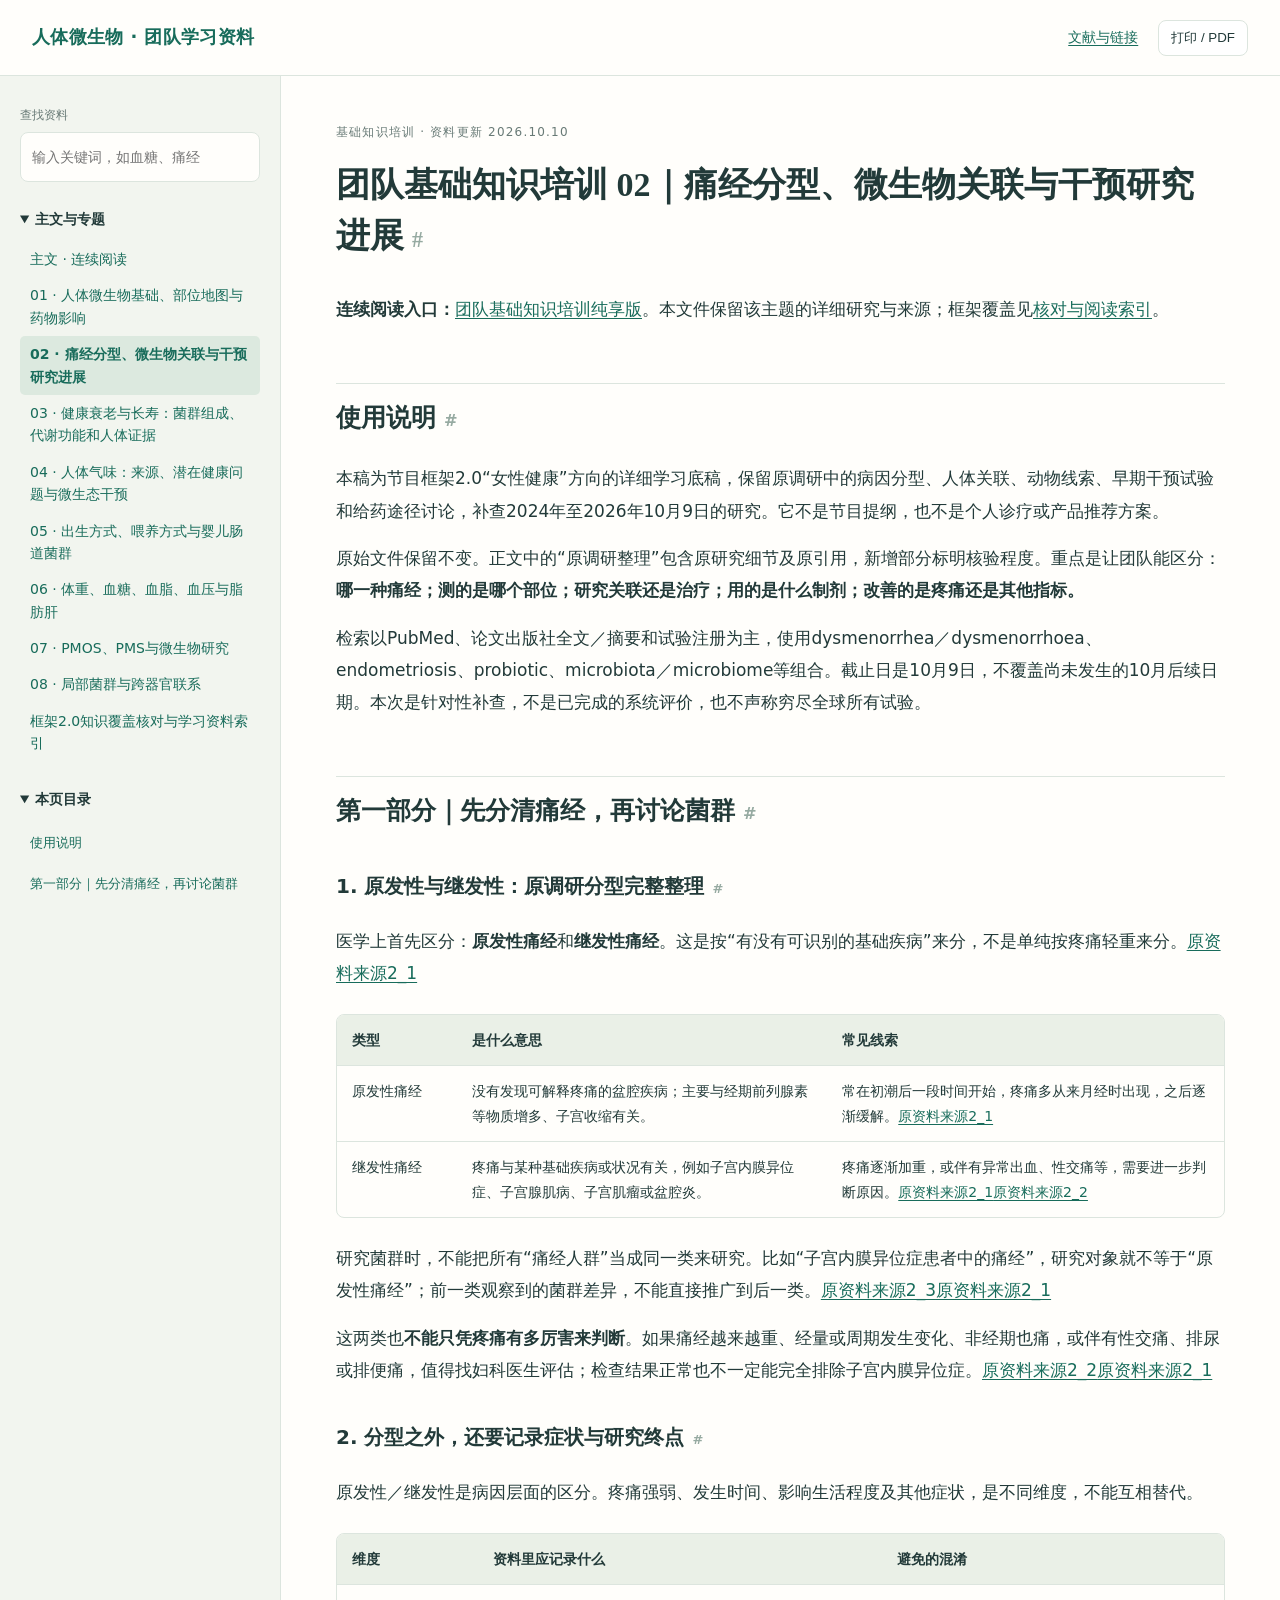
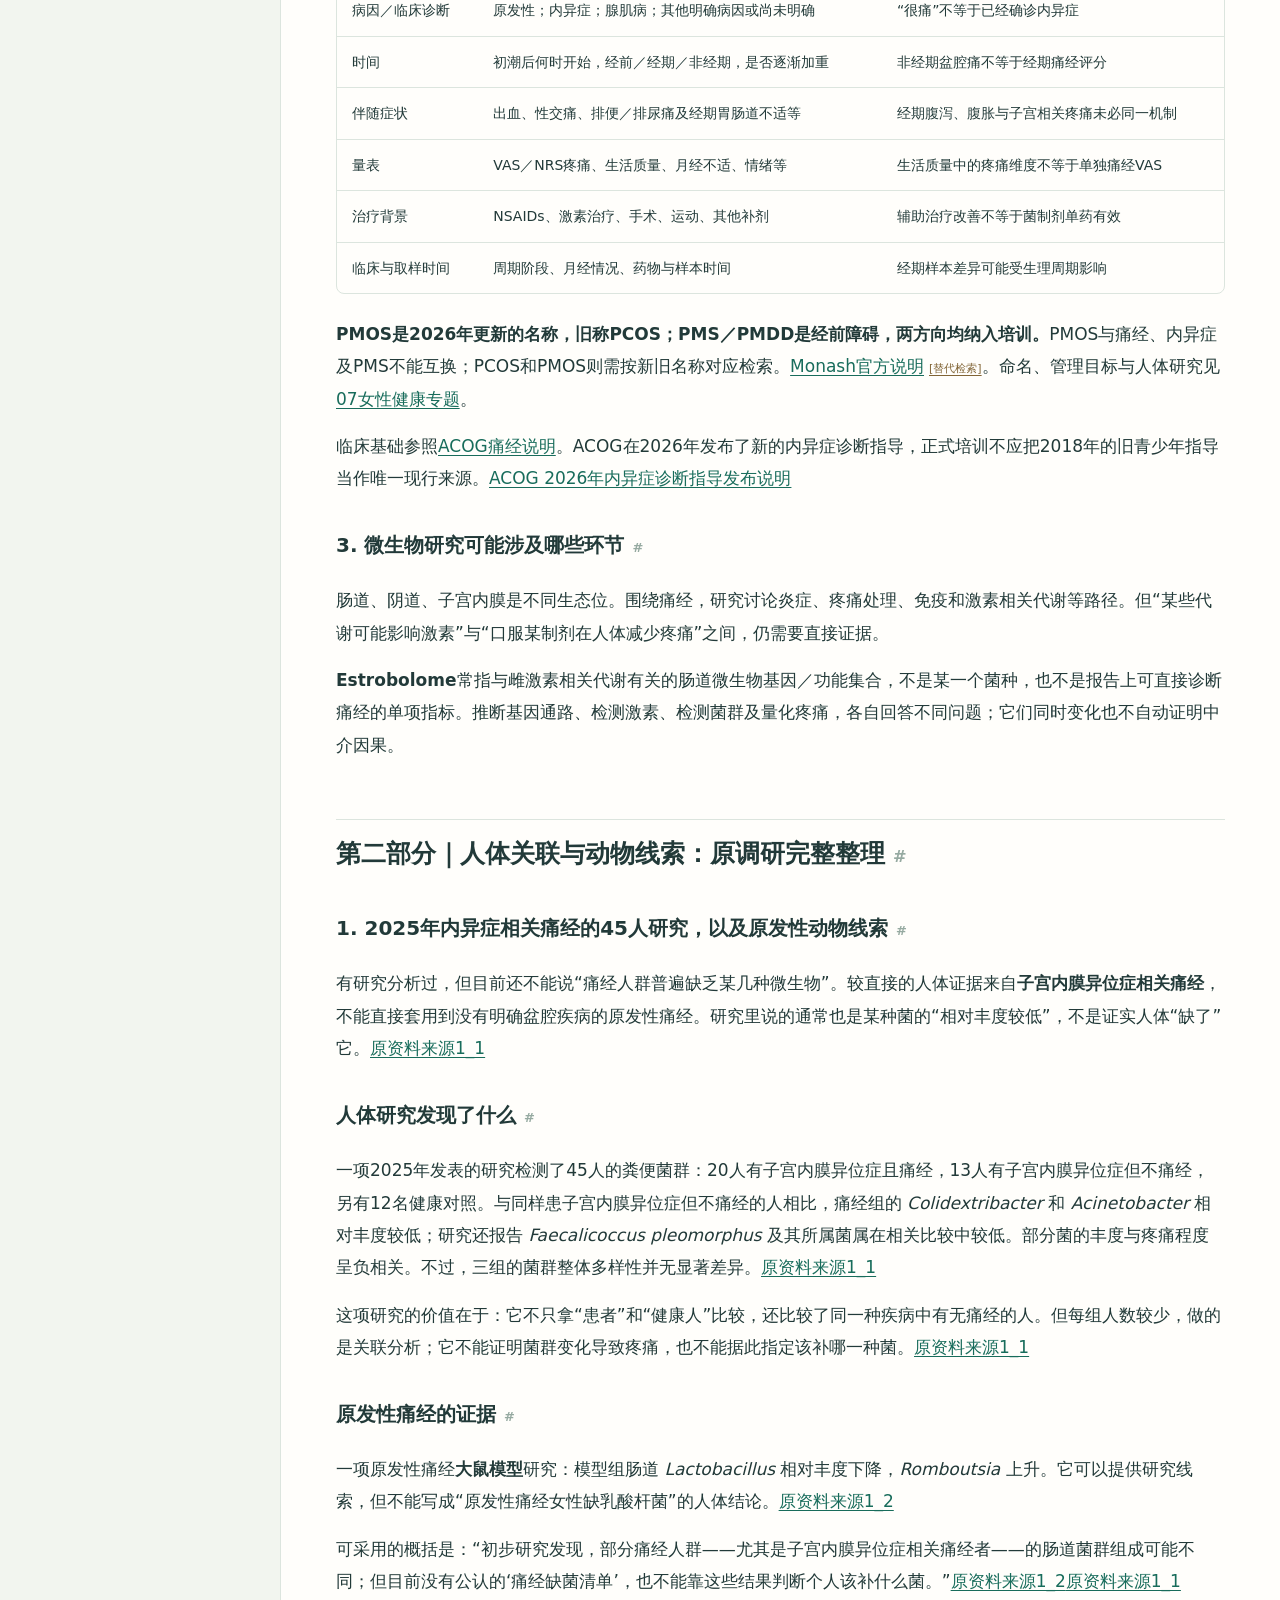
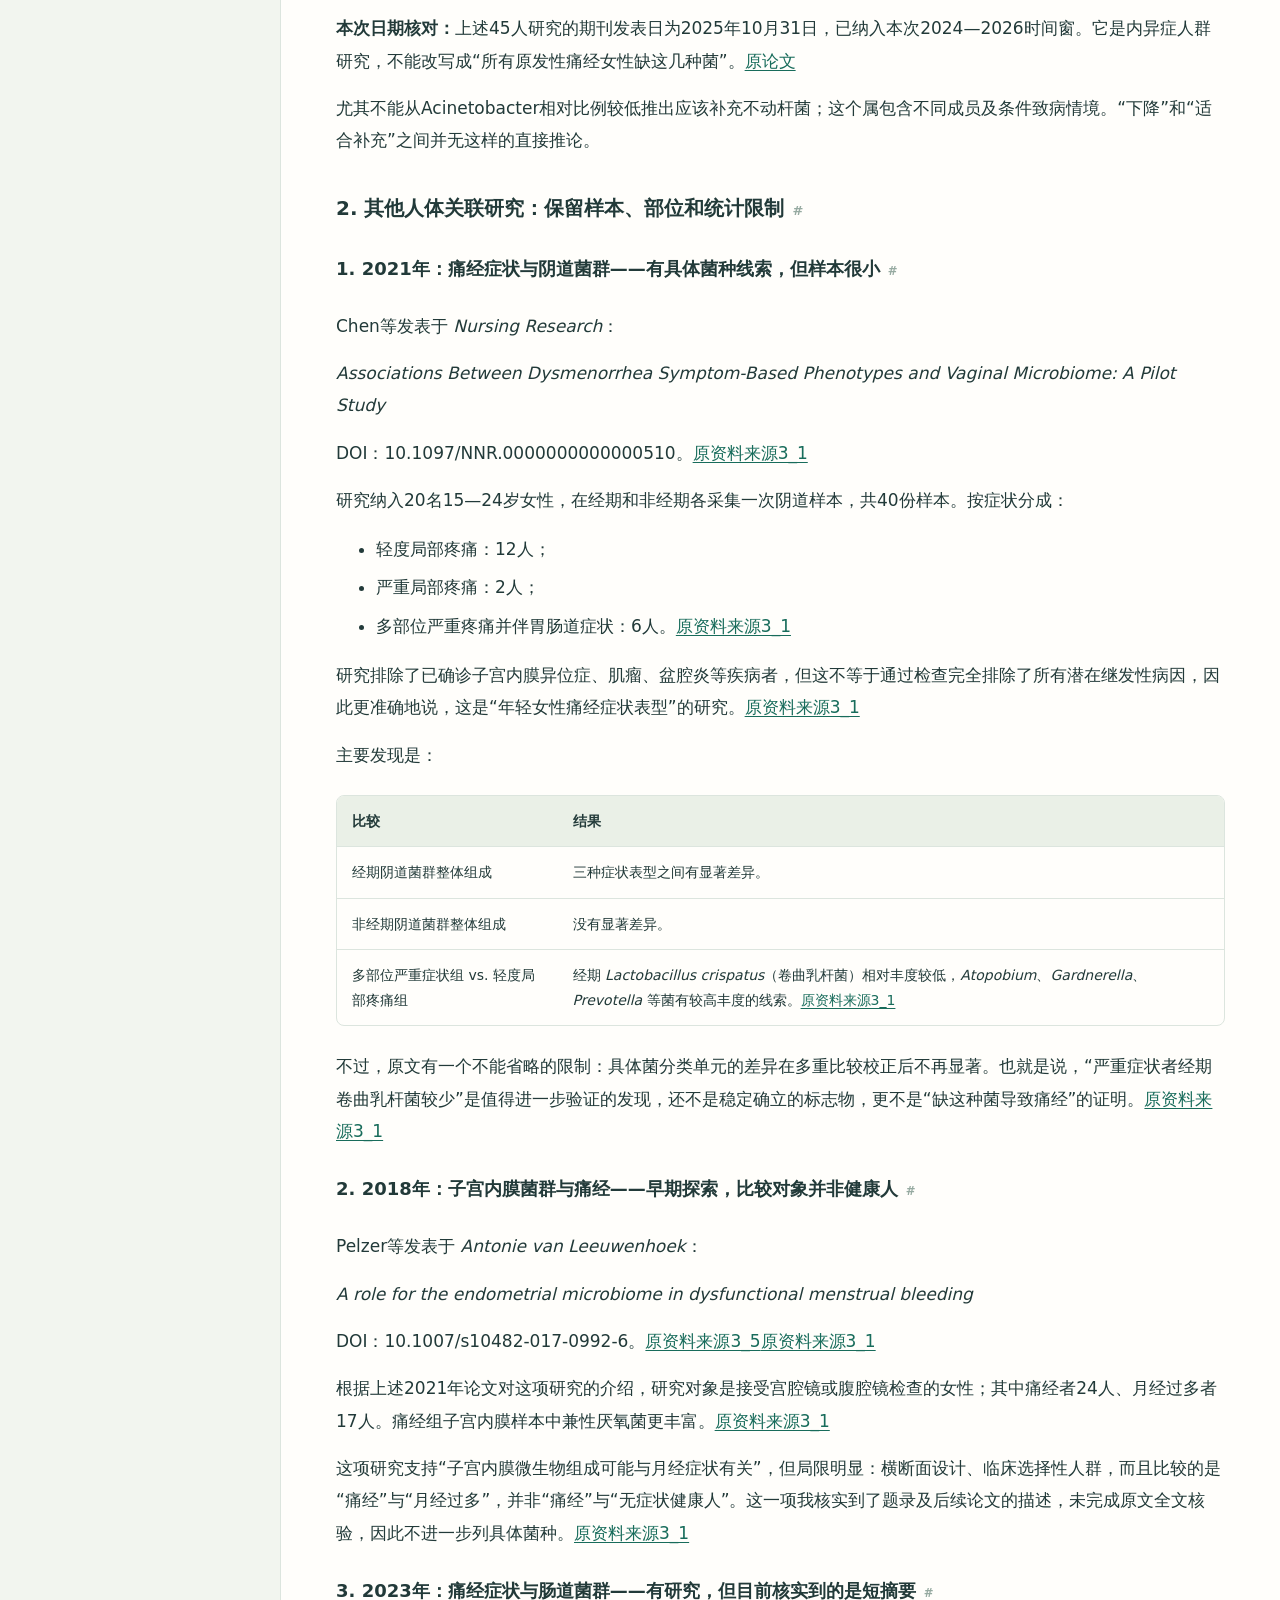
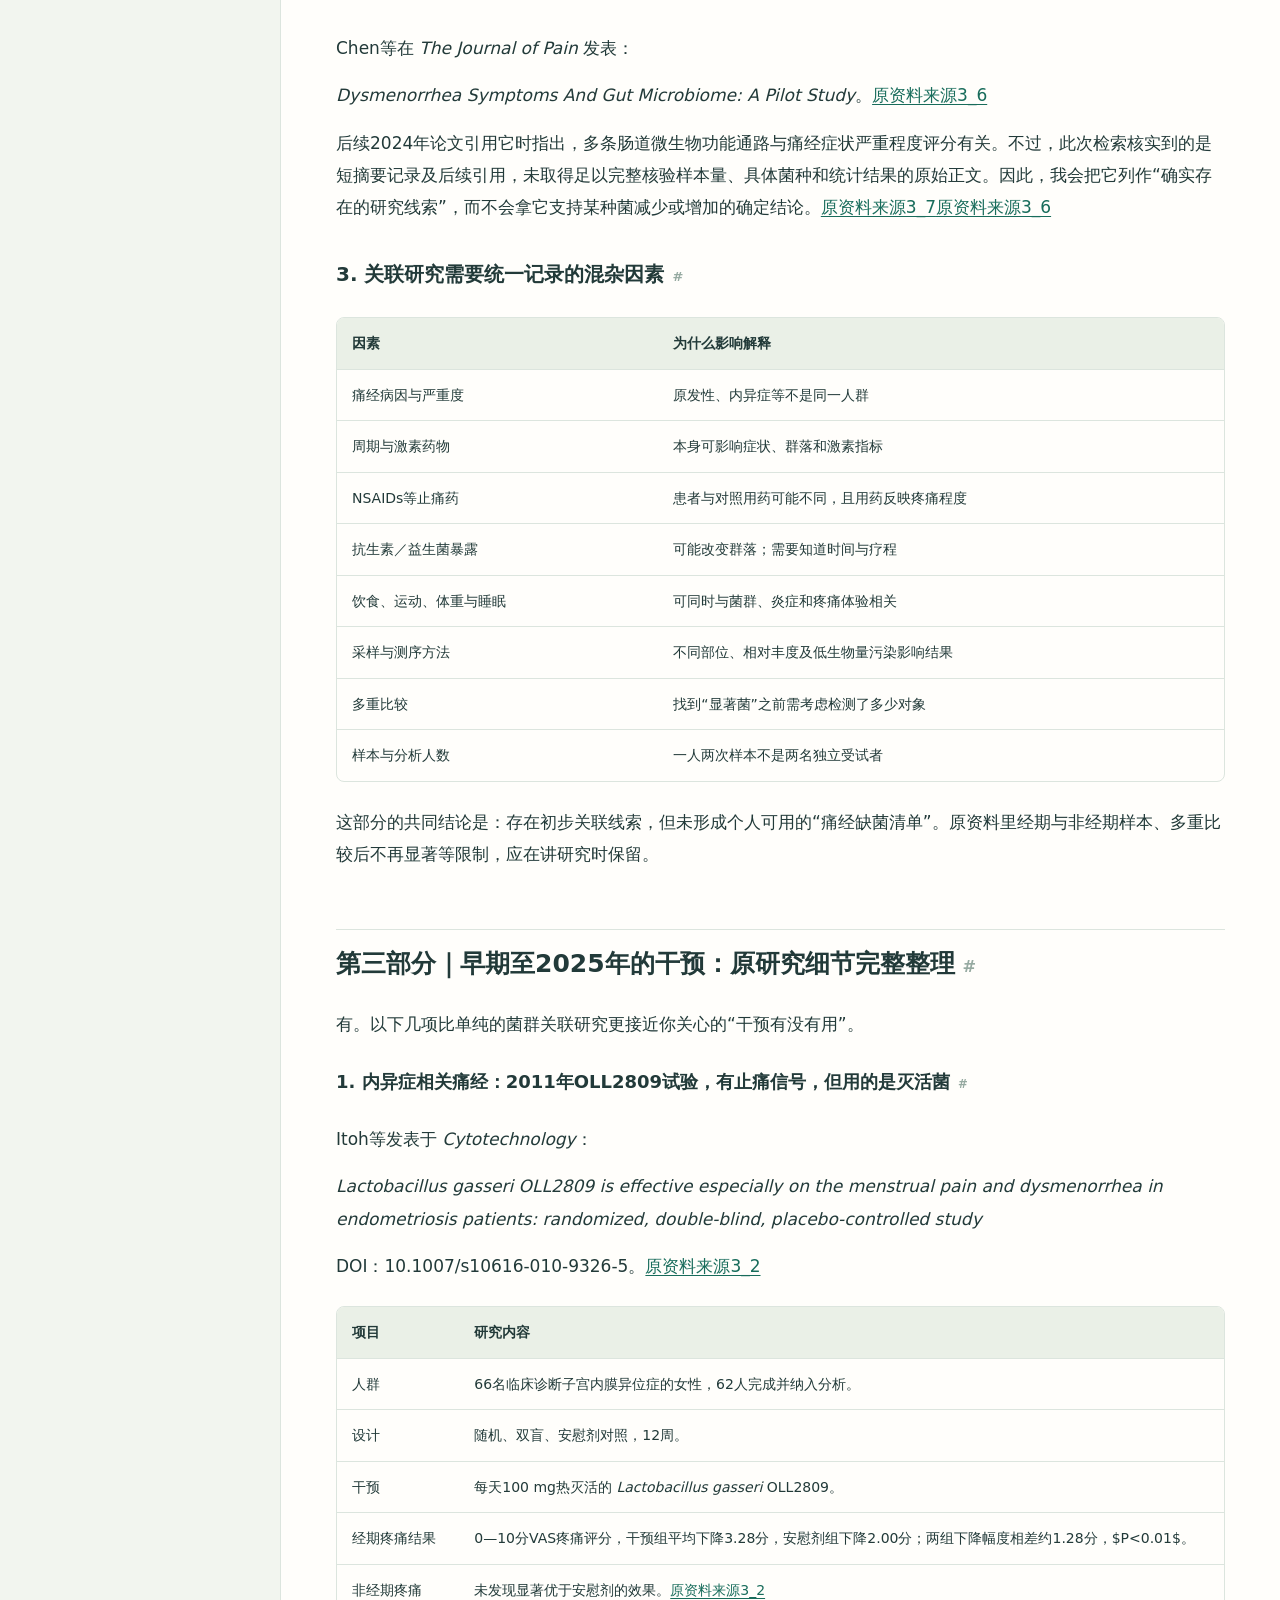
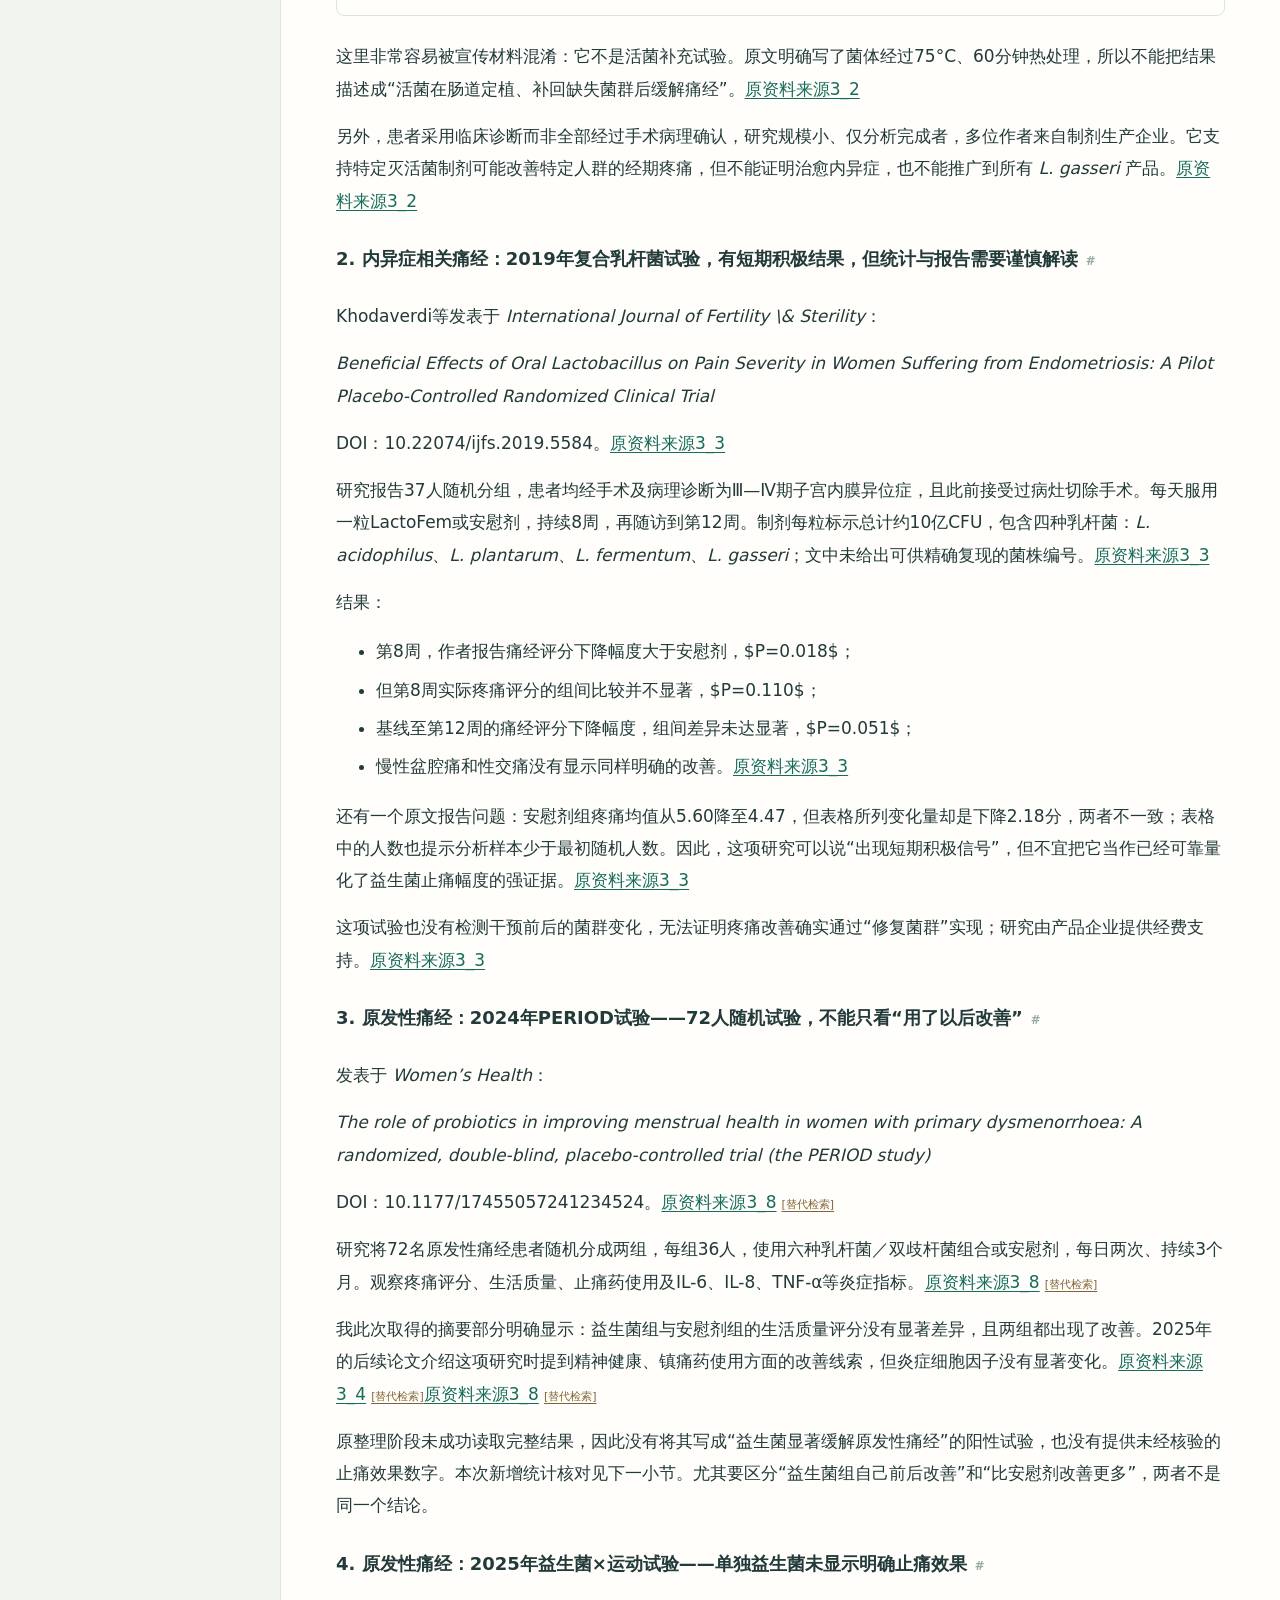
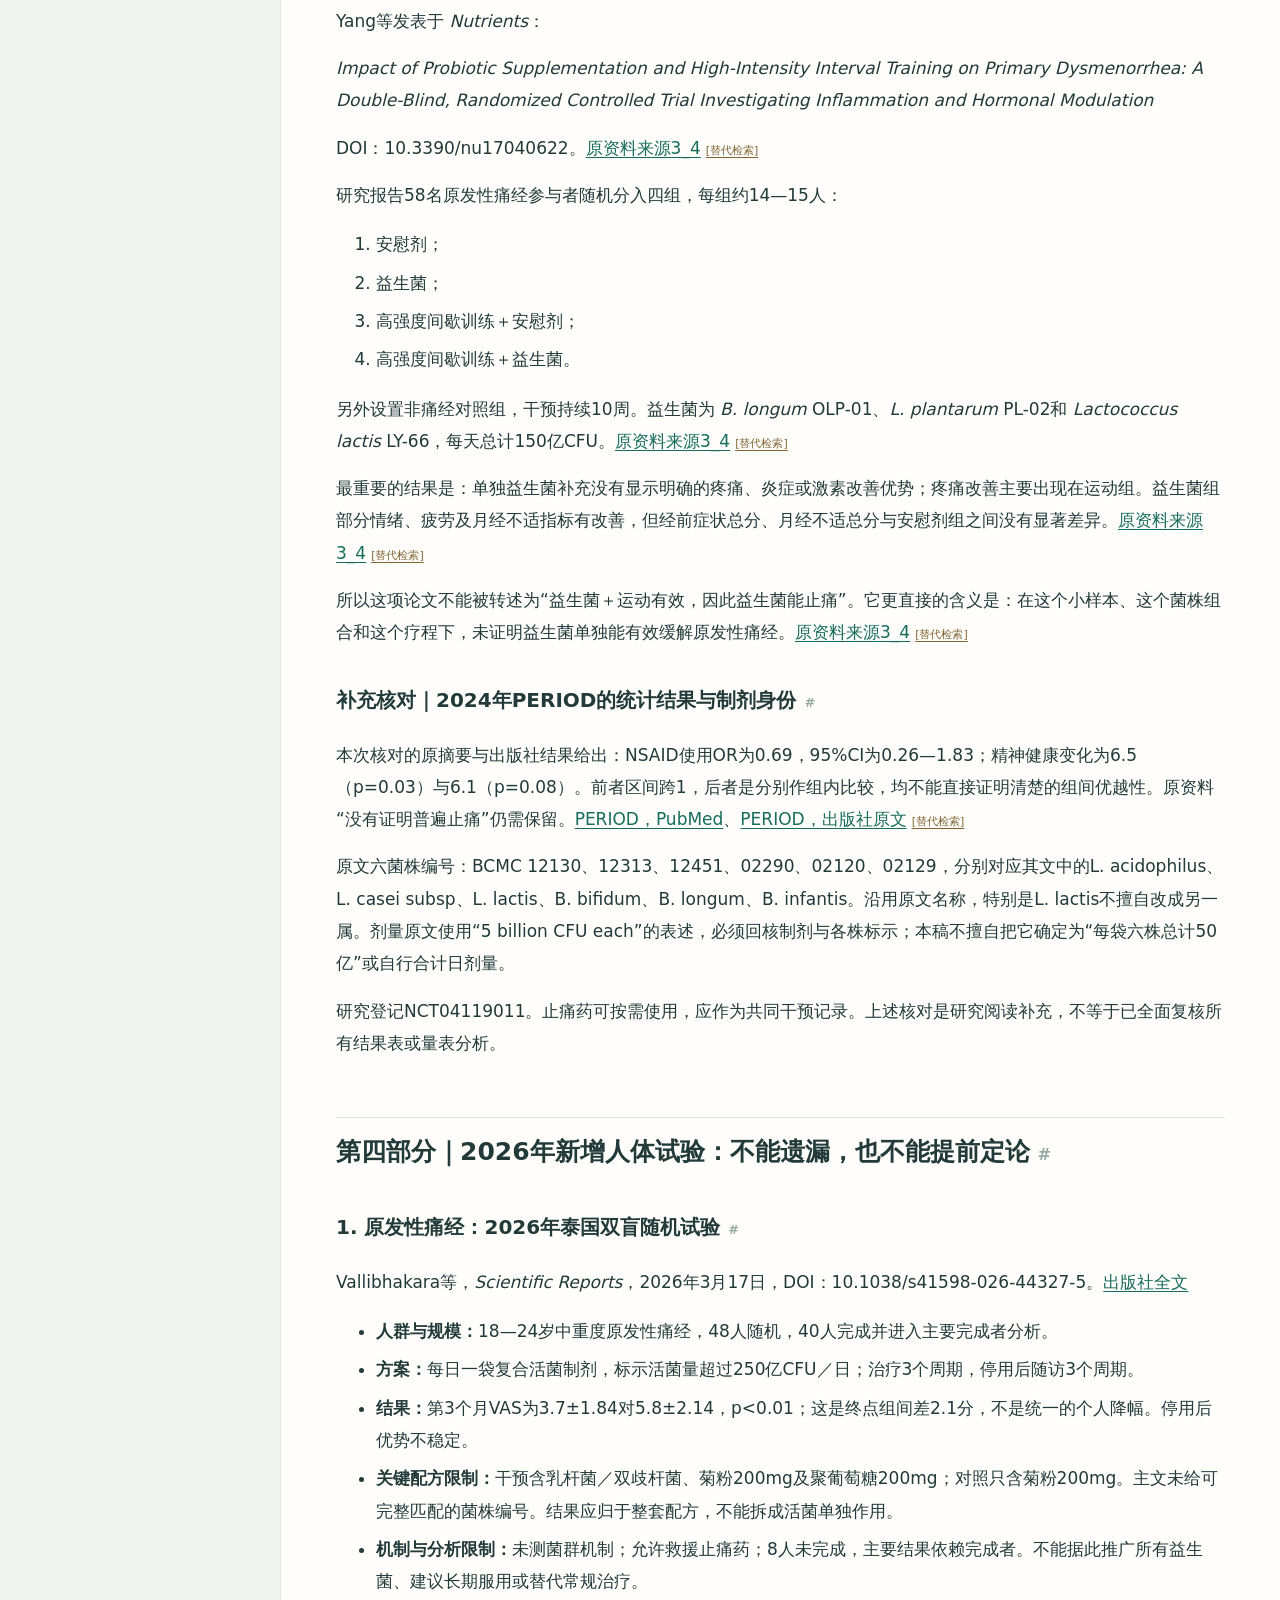
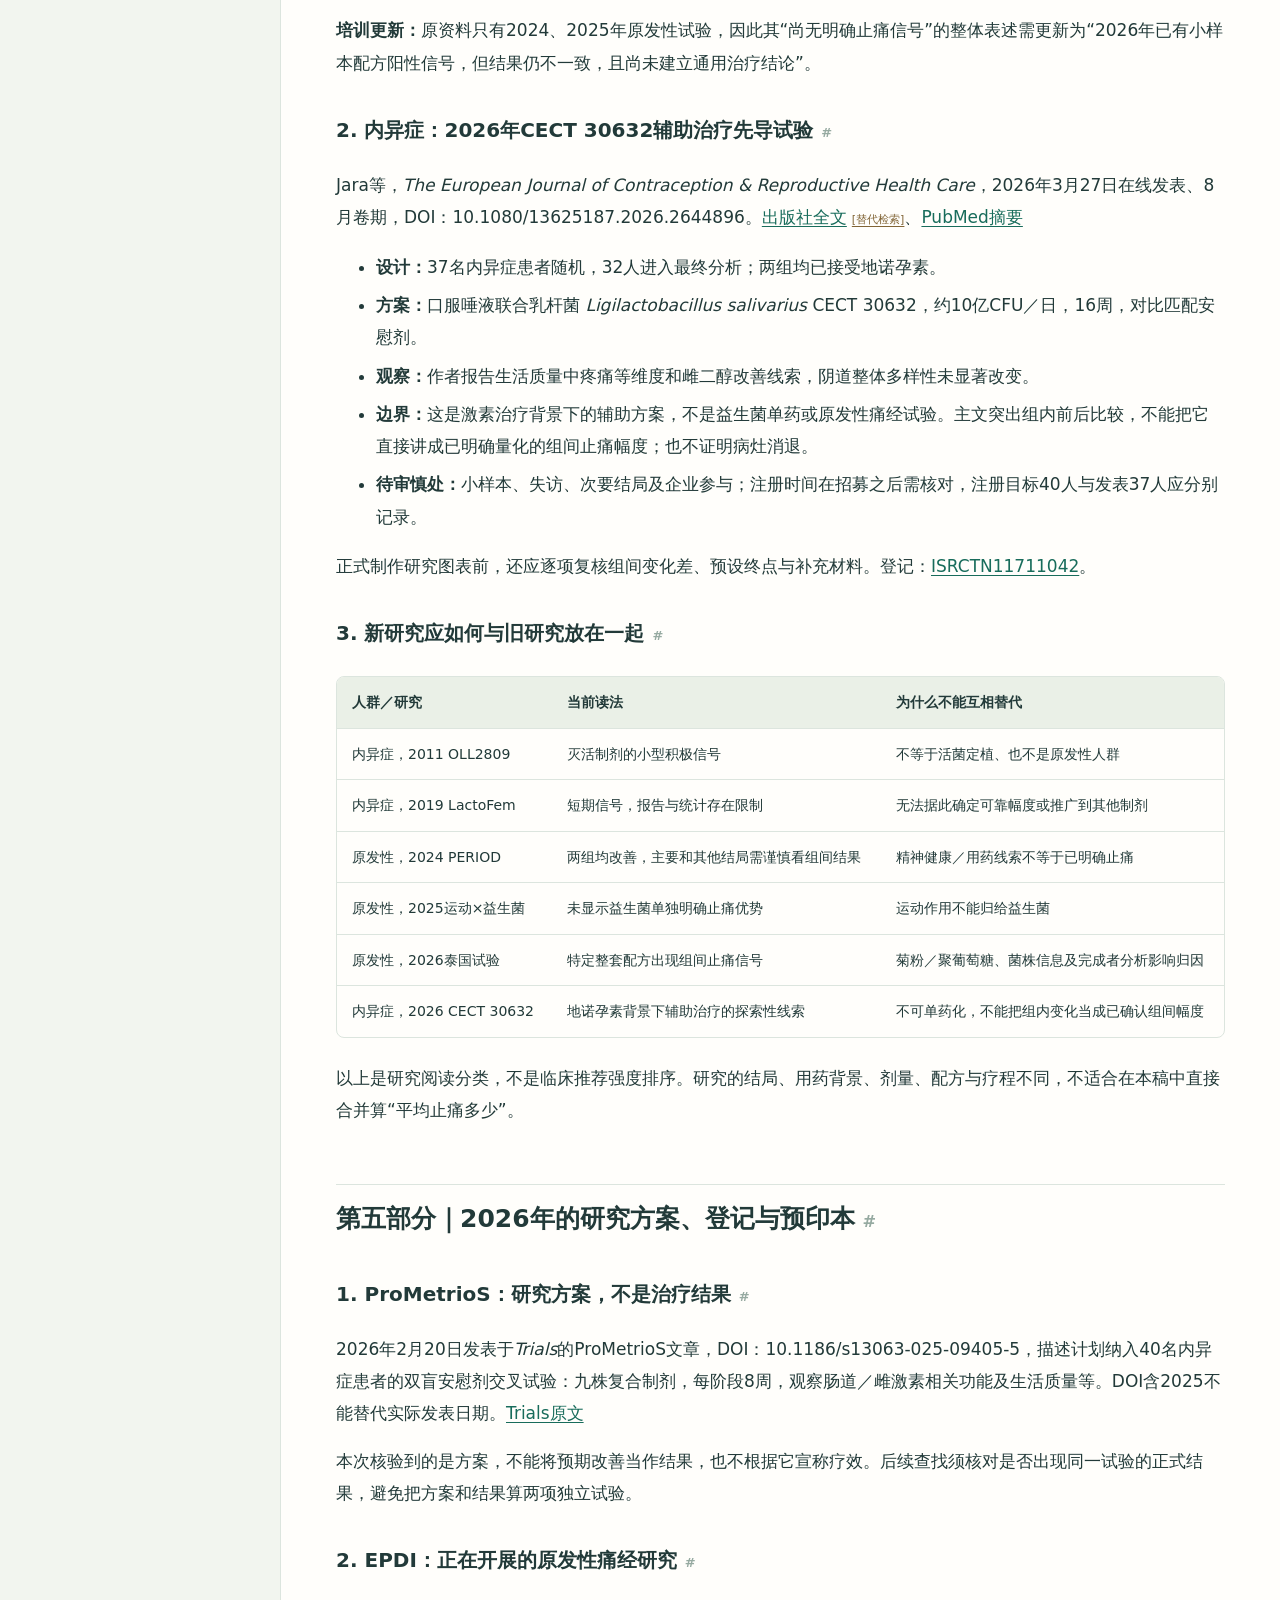
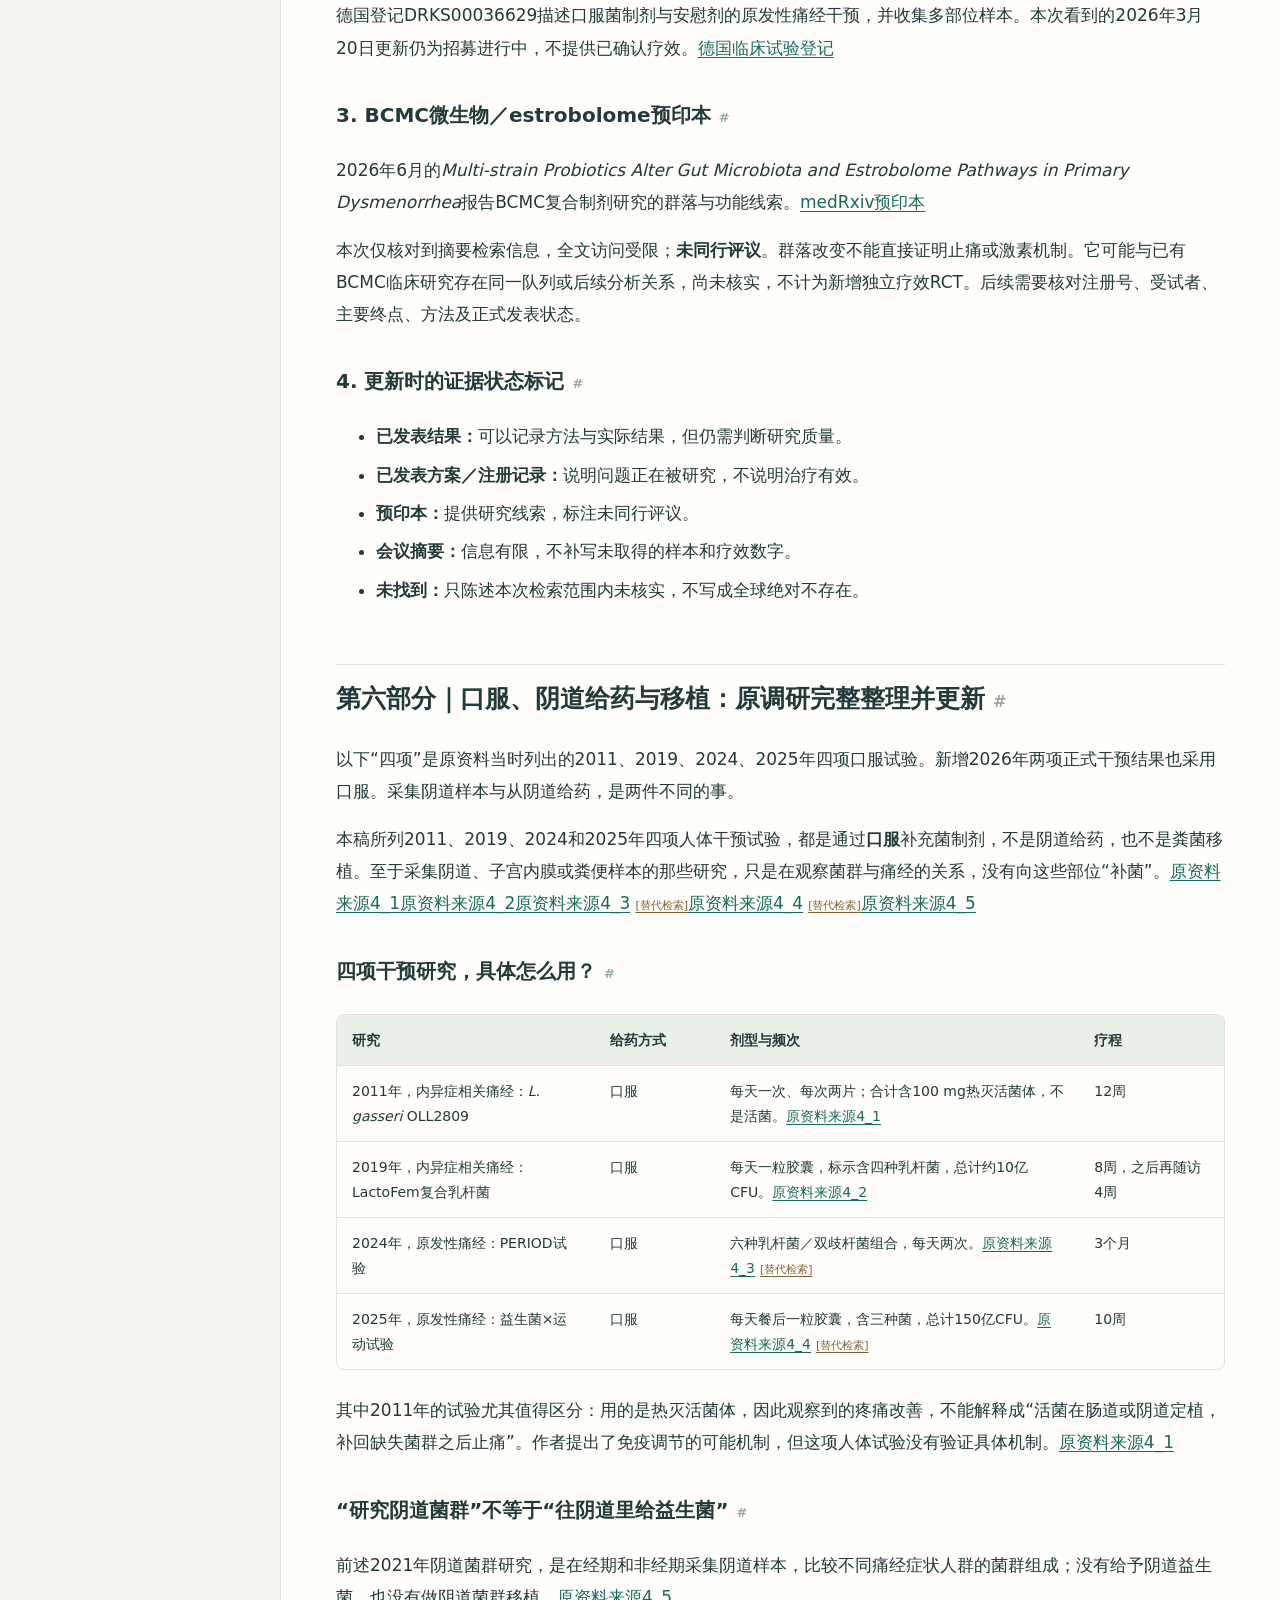
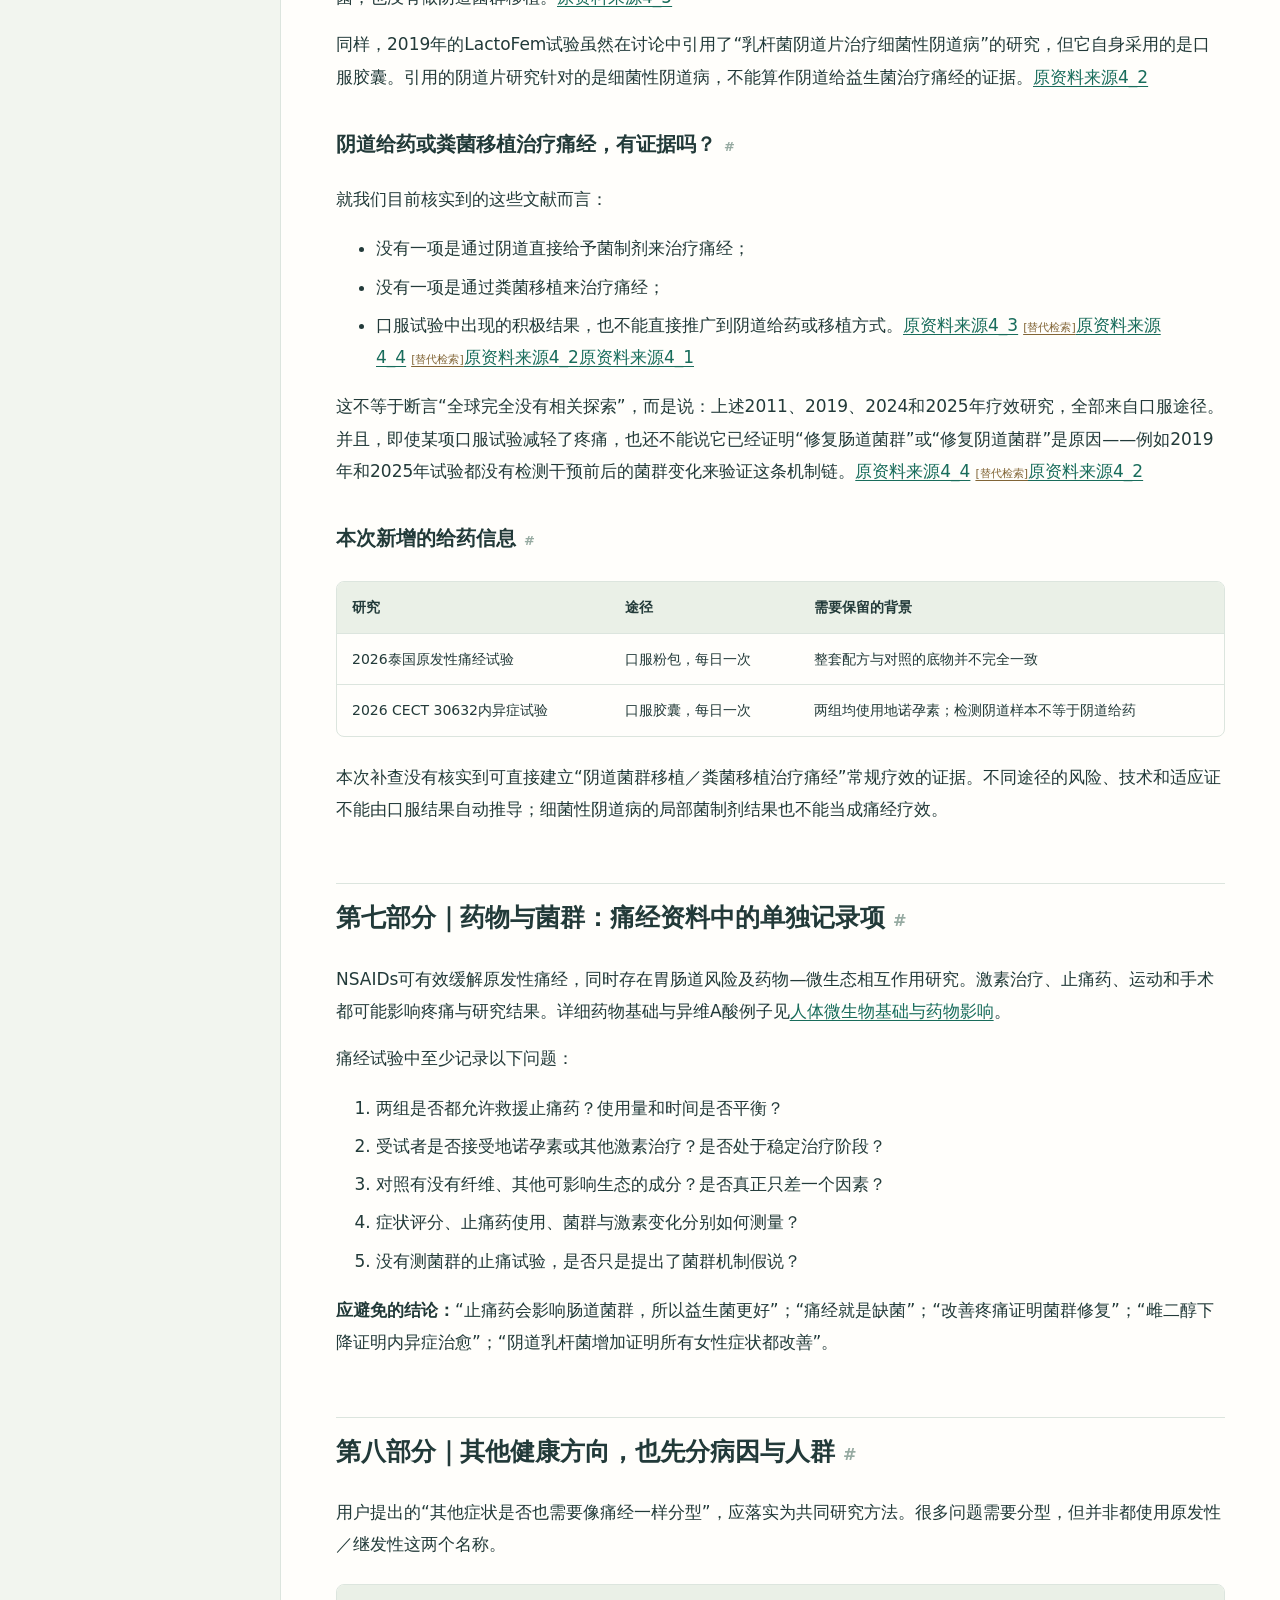
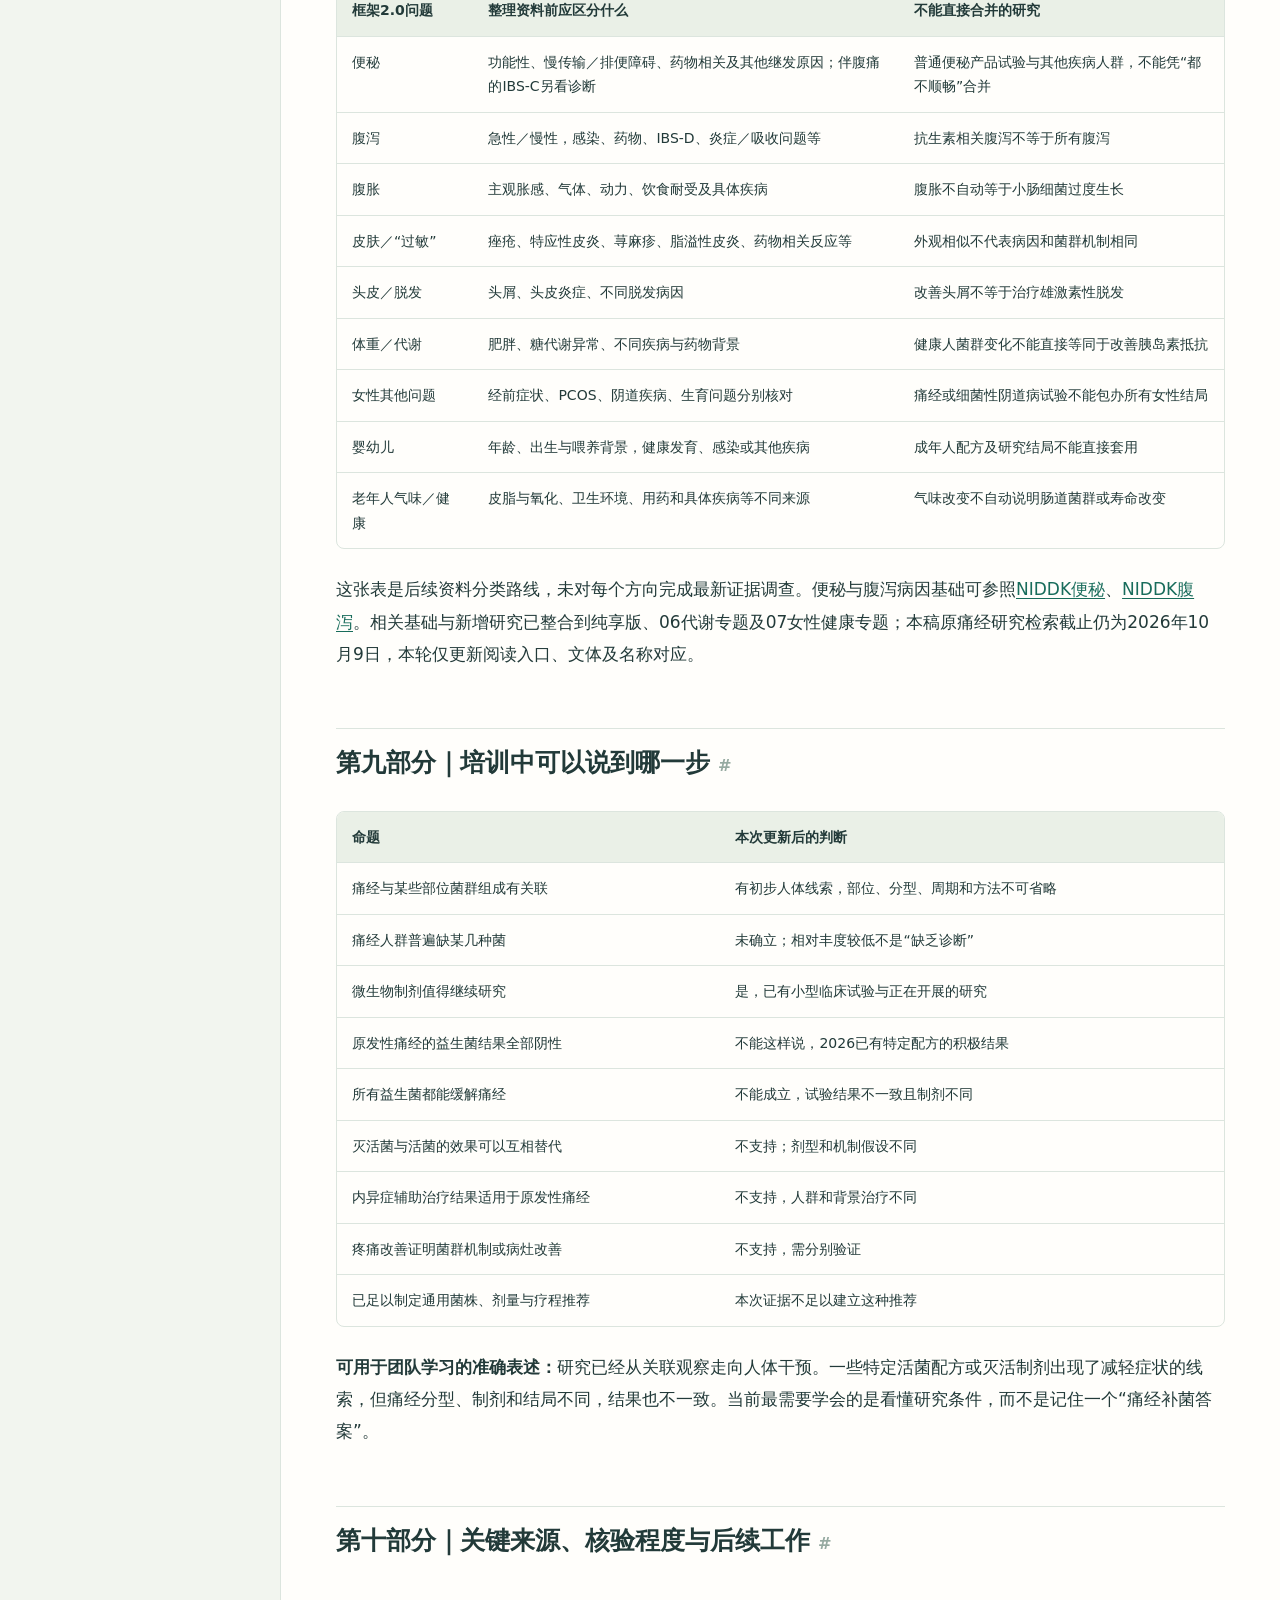
<file: topic-2.html>
<!doctype html><html lang="zh-CN"><head><meta charset="utf-8"><meta name="viewport" content="width=device-width,initial-scale=1"><title>团队基础知识培训 02｜痛经分型、微生物关联与干预研究进展 · 微生物学习资料</title><link rel="stylesheet" href="style.css"></head><body><header><a class="brand" href="index.html">人体微生物 · 团队学习资料</a><div><a href="references.html">文献与链接</a><button onclick="window.print()">打印 / PDF</button></div></header><div class="layout"><aside><label for="search">查找资料</label><input id="search" type="search" placeholder="输入关键词，如血糖、痛经"><div id="results"></div><details class="navigation" open><summary>主文与专题</summary><nav><a href="index.html">主文 · 连续阅读</a><a href="topic-1.html"> 01 · 人体微生物基础、部位地图与药物影响</a><a href="topic-2.html"> 02 · 痛经分型、微生物关联与干预研究进展</a><a href="topic-3.html"> 03 · 健康衰老与长寿：菌群组成、代谢功能和人体证据</a><a href="topic-4.html"> 04 · 人体气味：来源、潜在健康问题与微生态干预</a><a href="topic-5.html"> 05 · 出生方式、喂养方式与婴儿肠道菌群</a><a href="topic-6.html">06 · 体重、血糖、血脂、血压与脂肪肝</a><a href="topic-7.html">07 · PMOS、PMS与微生物研究</a><a href="topic-8.html">08 · 局部菌群与跨器官联系</a><a href="coverage.html">框架2.0知识覆盖核对与学习资料索引</a></nav></details><details class="chapters" open><summary>本页目录</summary><div class="toc">
<ul>
<li><a href="#_1">使用说明</a></li>
<li><a href="#_2">第一部分｜先分清痛经，再讨论菌群</a><ul>
<li><a href="#1">1. 原发性与继发性：原调研分型完整整理</a></li>
<li><a href="#2">2. 分型之外，还要记录症状与研究终点</a></li>
<li><a href="#3">3. 微生物研究可能涉及哪些环节</a></li>
</ul>
</li>
<li><a href="#_3">第二部分｜人体关联与动物线索：原调研完整整理</a><ul>
<li><a href="#1-202545">1. 2025年内异症相关痛经的45人研究，以及原发性动物线索</a></li>
<li><a href="#_4">人体研究发现了什么</a></li>
<li><a href="#_5">原发性痛经的证据</a></li>
<li><a href="#2_1">2. 其他人体关联研究：保留样本、部位和统计限制</a></li>
<li><a href="#3_1">3. 关联研究需要统一记录的混杂因素</a></li>
</ul>
</li>
<li><a href="#2025">第三部分｜早期至2025年的干预：原研究细节完整整理</a><ul>
<li><a href="#2024period">补充核对｜2024年PERIOD的统计结果与制剂身份</a></li>
</ul>
</li>
<li><a href="#2026">第四部分｜2026年新增人体试验：不能遗漏，也不能提前定论</a><ul>
<li><a href="#1-2026">1. 原发性痛经：2026年泰国双盲随机试验</a></li>
<li><a href="#2-2026cect-30632">2. 内异症：2026年CECT 30632辅助治疗先导试验</a></li>
<li><a href="#3_2">3. 新研究应如何与旧研究放在一起</a></li>
</ul>
</li>
<li><a href="#2026_1">第五部分｜2026年的研究方案、登记与预印本</a><ul>
<li><a href="#1-prometrios">1. ProMetrioS：研究方案，不是治疗结果</a></li>
<li><a href="#2-epdi">2. EPDI：正在开展的原发性痛经研究</a></li>
<li><a href="#3-bcmcestrobolome">3. BCMC微生物／estrobolome预印本</a></li>
<li><a href="#4">4. 更新时的证据状态标记</a></li>
</ul>
</li>
<li><a href="#_6">第六部分｜口服、阴道给药与移植：原调研完整整理并更新</a><ul>
<li><a href="#_7">四项干预研究，具体怎么用？</a></li>
<li><a href="#_8">“研究阴道菌群”不等于“往阴道里给益生菌”</a></li>
<li><a href="#_9">阴道给药或粪菌移植治疗痛经，有证据吗？</a></li>
<li><a href="#_10">本次新增的给药信息</a></li>
</ul>
</li>
<li><a href="#_11">第七部分｜药物与菌群：痛经资料中的单独记录项</a></li>
<li><a href="#_12">第八部分｜其他健康方向，也先分病因与人群</a></li>
<li><a href="#_13">第九部分｜培训中可以说到哪一步</a></li>
<li><a href="#_14">第十部分｜关键来源、核验程度与后续工作</a><ul>
<li><a href="#1_1">1. 研究核验索引</a></li>
<li><a href="#2_2">2. 后续调研卡片模板</a></li>
<li><a href="#3_3">3. 培训建议保留的三种练习</a></li>
</ul>
</li>
</ul>
</div>
</details></aside><main><div class="eyebrow">基础知识培训 · 资料更新 2026.10.10</div><article><h1 id="02">团队基础知识培训 02｜痛经分型、微生物关联与干预研究进展<a class="headerlink" href="#02" title="Permanent link">#</a></h1>
<p><strong>连续阅读入口：</strong><a href="index.html">团队基础知识培训纯享版</a>。本文件保留该主题的详细研究与来源；框架覆盖见<a href="coverage.html">核对与阅读索引</a>。</p>
<h2 id="_1">使用说明<a class="headerlink" href="#_1" title="Permanent link">#</a></h2>
<p>本稿为节目框架2.0“女性健康”方向的详细学习底稿，保留原调研中的病因分型、人体关联、动物线索、早期干预试验和给药途径讨论，补查2024年至2026年10月9日的研究。它不是节目提纲，也不是个人诊疗或产品推荐方案。</p>
<p>原始文件保留不变。正文中的“原调研整理”包含原研究细节及原引用，新增部分标明核验程度。重点是让团队能区分：<strong>哪一种痛经；测的是哪个部位；研究关联还是治疗；用的是什么制剂；改善的是疼痛还是其他指标。</strong></p>
<p>检索以PubMed、论文出版社全文／摘要和试验注册为主，使用dysmenorrhea／dysmenorrhoea、endometriosis、probiotic、microbiota／microbiome等组合。截止日是10月9日，不覆盖尚未发生的10月后续日期。本次是针对性补查，不是已完成的系统评价，也不声称穷尽全球所有试验。</p>
<h2 id="_2">第一部分｜先分清痛经，再讨论菌群<a class="headerlink" href="#_2" title="Permanent link">#</a></h2>
<h3 id="1">1. 原发性与继发性：原调研分型完整整理<a class="headerlink" href="#1" title="Permanent link">#</a></h3>
<p>医学上首先区分：<strong>原发性痛经</strong>和<strong>继发性痛经</strong>。这是按“有没有可识别的基础疾病”来分，不是单纯按疼痛轻重来分。<a data-external="true" href="https://www.aafp.org/pubs/afp/issues/2021/0800/p164.html" rel="noopener noreferrer" target="_blank">原资料来源2_1</a></p>
<table class="data-table">
<thead>
<tr>
<th style="text-align: left;">类型</th>
<th style="text-align: left;">是什么意思</th>
<th style="text-align: left;">常见线索</th>
</tr>
</thead>
<tbody>
<tr>
<td style="text-align: left;">原发性痛经</td>
<td style="text-align: left;">没有发现可解释疼痛的盆腔疾病；主要与经期前列腺素等物质增多、子宫收缩有关。</td>
<td style="text-align: left;">常在初潮后一段时间开始，疼痛多从来月经时出现，之后逐渐缓解。<a data-external="true" href="https://www.aafp.org/pubs/afp/issues/2021/0800/p164.html" rel="noopener noreferrer" target="_blank">原资料来源2_1</a></td>
</tr>
<tr>
<td style="text-align: left;">继发性痛经</td>
<td style="text-align: left;">疼痛与某种基础疾病或状况有关，例如子宫内膜异位症、子宫腺肌病、子宫肌瘤或盆腔炎。</td>
<td style="text-align: left;">疼痛逐渐加重，或伴有异常出血、性交痛等，需要进一步判断原因。<a data-external="true" href="https://www.aafp.org/pubs/afp/issues/2021/0800/p164.html" rel="noopener noreferrer" target="_blank">原资料来源2_1</a><a data-external="true" href="https://www.nhs.uk/conditions/period-pain/" rel="noopener noreferrer" target="_blank">原资料来源2_2</a></td>
</tr>
</tbody>
</table>
<p>研究菌群时，不能把所有“痛经人群”当成同一类来研究。比如“子宫内膜异位症患者中的痛经”，研究对象就不等于“原发性痛经”；前一类观察到的菌群差异，不能直接推广到后一类。<a data-external="true" href="https://www.imrpress.com/journal/CEOG/52/11/10.31083/CEOG45531" rel="noopener noreferrer" target="_blank">原资料来源2_3</a><a data-external="true" href="https://www.aafp.org/pubs/afp/issues/2021/0800/p164.html" rel="noopener noreferrer" target="_blank">原资料来源2_1</a></p>
<p>这两类也<strong>不能只凭疼痛有多厉害来判断</strong>。如果痛经越来越重、经量或周期发生变化、非经期也痛，或伴有性交痛、排尿或排便痛，值得找妇科医生评估；检查结果正常也不一定能完全排除子宫内膜异位症。<a data-external="true" href="https://www.nhs.uk/conditions/period-pain/" rel="noopener noreferrer" target="_blank">原资料来源2_2</a><a data-external="true" href="https://www.aafp.org/pubs/afp/issues/2021/0800/p164.html" rel="noopener noreferrer" target="_blank">原资料来源2_1</a></p>
<h3 id="2">2. 分型之外，还要记录症状与研究终点<a class="headerlink" href="#2" title="Permanent link">#</a></h3>
<p>原发性／继发性是病因层面的区分。疼痛强弱、发生时间、影响生活程度及其他症状，是不同维度，不能互相替代。</p>
<table class="data-table">
<thead>
<tr>
<th>维度</th>
<th>资料里应记录什么</th>
<th>避免的混淆</th>
</tr>
</thead>
<tbody>
<tr>
<td>病因／临床诊断</td>
<td>原发性；内异症；腺肌病；其他明确病因或尚未明确</td>
<td>“很痛”不等于已经确诊内异症</td>
</tr>
<tr>
<td>时间</td>
<td>初潮后何时开始，经前／经期／非经期，是否逐渐加重</td>
<td>非经期盆腔痛不等于经期痛经评分</td>
</tr>
<tr>
<td>伴随症状</td>
<td>出血、性交痛、排便／排尿痛及经期胃肠道不适等</td>
<td>经期腹泻、腹胀与子宫相关疼痛未必同一机制</td>
</tr>
<tr>
<td>量表</td>
<td>VAS／NRS疼痛、生活质量、月经不适、情绪等</td>
<td>生活质量中的疼痛维度不等于单独痛经VAS</td>
</tr>
<tr>
<td>治疗背景</td>
<td>NSAIDs、激素治疗、手术、运动、其他补剂</td>
<td>辅助治疗改善不等于菌制剂单药有效</td>
</tr>
<tr>
<td>临床与取样时间</td>
<td>周期阶段、月经情况、药物与样本时间</td>
<td>经期样本差异可能受生理周期影响</td>
</tr>
</tbody>
</table>
<p><strong>PMOS是2026年更新的名称，旧称PCOS；PMS／PMDD是经前障碍，两方向均纳入培训。</strong>PMOS与痛经、内异症及PMS不能互换；PCOS和PMOS则需按新旧名称对应检索。<a data-external="true" href="https://www.monash.edu/medicine/mchri/pcos/guideline" rel="noopener noreferrer" target="_blank">Monash官方说明</a>。命名、管理目标与人体研究见<a href="topic-7.html">07女性健康专题</a>。</p>
<p>临床基础参照<a data-external="true" href="https://www.acog.org/womens-health/faqs/dysmenorrhea-painful-periods" rel="noopener noreferrer" target="_blank">ACOG痛经说明</a>。ACOG在2026年发布了新的内异症诊断指导，正式培训不应把2018年的旧青少年指导当作唯一现行来源。<a data-external="true" href="https://www.acog.org/news/news-releases/2026/02/acog-publishes-new-endometriosis-clinical-guidance-aiming-shorten-time-diagnosis-improve-access-care" rel="noopener noreferrer" target="_blank">ACOG 2026年内异症诊断指导发布说明</a></p>
<h3 id="3">3. 微生物研究可能涉及哪些环节<a class="headerlink" href="#3" title="Permanent link">#</a></h3>
<p>肠道、阴道、子宫内膜是不同生态位。围绕痛经，研究讨论炎症、疼痛处理、免疫和激素相关代谢等路径。但“某些代谢可能影响激素”与“口服某制剂在人体减少疼痛”之间，仍需要直接证据。</p>
<p><strong>Estrobolome</strong>常指与雌激素相关代谢有关的肠道微生物基因／功能集合，不是某一个菌种，也不是报告上可直接诊断痛经的单项指标。推断基因通路、检测激素、检测菌群及量化疼痛，各自回答不同问题；它们同时变化也不自动证明中介因果。</p>
<h2 id="_3">第二部分｜人体关联与动物线索：原调研完整整理<a class="headerlink" href="#_3" title="Permanent link">#</a></h2>
<h3 id="1-202545">1. 2025年内异症相关痛经的45人研究，以及原发性动物线索<a class="headerlink" href="#1-202545" title="Permanent link">#</a></h3>
<p>有研究分析过，但目前还不能说“痛经人群普遍缺乏某几种微生物”。较直接的人体证据来自<strong>子宫内膜异位症相关痛经</strong>，不能直接套用到没有明确盆腔疾病的原发性痛经。研究里说的通常也是某种菌的“相对丰度较低”，不是证实人体“缺了”它。<a data-external="true" href="https://www.imrpress.com/journal/CEOG/52/11/10.31083/CEOG45531" rel="noopener noreferrer" target="_blank">原资料来源1_1</a></p>
<h3 id="_4">人体研究发现了什么<a class="headerlink" href="#_4" title="Permanent link">#</a></h3>
<p>一项2025年发表的研究检测了45人的粪便菌群：20人有子宫内膜异位症且痛经，13人有子宫内膜异位症但不痛经，另有12名健康对照。与同样患子宫内膜异位症但不痛经的人相比，痛经组的 <em>Colidextribacter</em> 和 <em>Acinetobacter</em> 相对丰度较低；研究还报告 <em>Faecalicoccus pleomorphus</em> 及其所属菌属在相关比较中较低。部分菌的丰度与疼痛程度呈负相关。不过，三组的菌群整体多样性并无显著差异。<a data-external="true" href="https://www.imrpress.com/journal/CEOG/52/11/10.31083/CEOG45531" rel="noopener noreferrer" target="_blank">原资料来源1_1</a></p>
<p>这项研究的价值在于：它不只拿“患者”和“健康人”比较，还比较了同一种疾病中有无痛经的人。但每组人数较少，做的是关联分析；它不能证明菌群变化导致疼痛，也不能据此指定该补哪一种菌。<a data-external="true" href="https://www.imrpress.com/journal/CEOG/52/11/10.31083/CEOG45531" rel="noopener noreferrer" target="_blank">原资料来源1_1</a></p>
<h3 id="_5">原发性痛经的证据<a class="headerlink" href="#_5" title="Permanent link">#</a></h3>
<p>一项原发性痛经<strong>大鼠模型</strong>研究：模型组肠道 <em>Lactobacillus</em> 相对丰度下降，<em>Romboutsia</em> 上升。它可以提供研究线索，但不能写成“原发性痛经女性缺乳酸杆菌”的人体结论。<a data-external="true" href="https://www.frontiersin.org/articles/10.3389/fendo.2024.1397402/full" rel="noopener noreferrer" target="_blank">原资料来源1_2</a></p>
<p>可采用的概括是：“初步研究发现，部分痛经人群——尤其是子宫内膜异位症相关痛经者——的肠道菌群组成可能不同；但目前没有公认的‘痛经缺菌清单’，也不能靠这些结果判断个人该补什么菌。”<a data-external="true" href="https://www.frontiersin.org/articles/10.3389/fendo.2024.1397402/full" rel="noopener noreferrer" target="_blank">原资料来源1_2</a><a data-external="true" href="https://www.imrpress.com/journal/CEOG/52/11/10.31083/CEOG45531" rel="noopener noreferrer" target="_blank">原资料来源1_1</a></p>
<p><strong>本次日期核对：</strong>上述45人研究的期刊发表日为2025年10月31日，已纳入本次2024—2026时间窗。它是内异症人群研究，不能改写成“所有原发性痛经女性缺这几种菌”。<a data-external="true" href="https://www.imrpress.com/journal/CEOG/52/11/10.31083/CEOG45531" rel="noopener noreferrer" target="_blank">原论文</a></p>
<p>尤其不能从Acinetobacter相对比例较低推出应该补充不动杆菌；这个属包含不同成员及条件致病情境。“下降”和“适合补充”之间并无这样的直接推论。</p>
<h3 id="2_1">2. 其他人体关联研究：保留样本、部位和统计限制<a class="headerlink" href="#2_1" title="Permanent link">#</a></h3>
<h4 id="1-2021">1. 2021年：痛经症状与阴道菌群——有具体菌种线索，但样本很小<a class="headerlink" href="#1-2021" title="Permanent link">#</a></h4>
<p>Chen等发表于 <em>Nursing Research</em>：</p>
<p><em>Associations Between Dysmenorrhea Symptom-Based Phenotypes and Vaginal Microbiome: A Pilot Study</em></p>
<p>DOI：10.1097/NNR.0000000000000510。<a data-external="true" href="https://pmc.ncbi.nlm.nih.gov/articles/PMC8222084/" rel="noopener noreferrer" target="_blank">原资料来源3_1</a></p>
<p>研究纳入20名15—24岁女性，在经期和非经期各采集一次阴道样本，共40份样本。按症状分成：</p>
<ul>
<li>轻度局部疼痛：12人；</li>
<li>严重局部疼痛：2人；</li>
<li>多部位严重疼痛并伴胃肠道症状：6人。<a data-external="true" href="https://pmc.ncbi.nlm.nih.gov/articles/PMC8222084/" rel="noopener noreferrer" target="_blank">原资料来源3_1</a></li>
</ul>
<p>研究排除了已确诊子宫内膜异位症、肌瘤、盆腔炎等疾病者，但这不等于通过检查完全排除了所有潜在继发性病因，因此更准确地说，这是“年轻女性痛经症状表型”的研究。<a data-external="true" href="https://pmc.ncbi.nlm.nih.gov/articles/PMC8222084/" rel="noopener noreferrer" target="_blank">原资料来源3_1</a></p>
<p>主要发现是：</p>
<table class="data-table">
<thead>
<tr>
<th style="text-align: left;">比较</th>
<th style="text-align: left;">结果</th>
</tr>
</thead>
<tbody>
<tr>
<td style="text-align: left;">经期阴道菌群整体组成</td>
<td style="text-align: left;">三种症状表型之间有显著差异。</td>
</tr>
<tr>
<td style="text-align: left;">非经期阴道菌群整体组成</td>
<td style="text-align: left;">没有显著差异。</td>
</tr>
<tr>
<td style="text-align: left;">多部位严重症状组 vs. 轻度局部疼痛组</td>
<td style="text-align: left;">经期 <em>Lactobacillus crispatus</em>（卷曲乳杆菌）相对丰度较低，<em>Atopobium</em>、<em>Gardnerella</em>、<em>Prevotella</em> 等菌有较高丰度的线索。<a data-external="true" href="https://pmc.ncbi.nlm.nih.gov/articles/PMC8222084/" rel="noopener noreferrer" target="_blank">原资料来源3_1</a></td>
</tr>
</tbody>
</table>
<p>不过，原文有一个不能省略的限制：具体菌分类单元的差异在多重比较校正后不再显著。也就是说，“严重症状者经期卷曲乳杆菌较少”是值得进一步验证的发现，还不是稳定确立的标志物，更不是“缺这种菌导致痛经”的证明。<a data-external="true" href="https://pmc.ncbi.nlm.nih.gov/articles/PMC8222084/" rel="noopener noreferrer" target="_blank">原资料来源3_1</a></p>
<h4 id="2-2018">2. 2018年：子宫内膜菌群与痛经——早期探索，比较对象并非健康人<a class="headerlink" href="#2-2018" title="Permanent link">#</a></h4>
<p>Pelzer等发表于 <em>Antonie van Leeuwenhoek</em>：</p>
<p><em>A role for the endometrial microbiome in dysfunctional menstrual bleeding</em></p>
<p>DOI：10.1007/s10482-017-0992-6。<a data-external="true" href="http://link.springer.com/10.1007/s10482-017-0992-6" rel="noopener noreferrer" target="_blank">原资料来源3_5</a><a data-external="true" href="https://pmc.ncbi.nlm.nih.gov/articles/PMC8222084/" rel="noopener noreferrer" target="_blank">原资料来源3_1</a></p>
<p>根据上述2021年论文对这项研究的介绍，研究对象是接受宫腔镜或腹腔镜检查的女性；其中痛经者24人、月经过多者17人。痛经组子宫内膜样本中兼性厌氧菌更丰富。<a data-external="true" href="https://pmc.ncbi.nlm.nih.gov/articles/PMC8222084/" rel="noopener noreferrer" target="_blank">原资料来源3_1</a></p>
<p>这项研究支持“子宫内膜微生物组成可能与月经症状有关”，但局限明显：横断面设计、临床选择性人群，而且比较的是“痛经”与“月经过多”，并非“痛经”与“无症状健康人”。这一项我核实到了题录及后续论文的描述，未完成原文全文核验，因此不进一步列具体菌种。<a data-external="true" href="https://pmc.ncbi.nlm.nih.gov/articles/PMC8222084/" rel="noopener noreferrer" target="_blank">原资料来源3_1</a></p>
<h4 id="3-2023">3. 2023年：痛经症状与肠道菌群——有研究，但目前核实到的是短摘要<a class="headerlink" href="#3-2023" title="Permanent link">#</a></h4>
<p>Chen等在 <em>The Journal of Pain</em> 发表：</p>
<p><em>Dysmenorrhea Symptoms And Gut Microbiome: A Pilot Study</em>。<a data-external="true" href="https://linkinghub.elsevier.com/retrieve/pii/S1526590023000421" rel="noopener noreferrer" target="_blank">原资料来源3_6</a></p>
<p>后续2024年论文引用它时指出，多条肠道微生物功能通路与痛经症状严重程度评分有关。不过，此次检索核实到的是短摘要记录及后续引用，未取得足以完整核验样本量、具体菌种和统计结果的原始正文。因此，我会把它列作“确实存在的研究线索”，而不会拿它支持某种菌减少或增加的确定结论。<a data-external="true" href="https://pmc.ncbi.nlm.nih.gov/articles/PMC10954809/" rel="noopener noreferrer" target="_blank">原资料来源3_7</a><a data-external="true" href="https://linkinghub.elsevier.com/retrieve/pii/S1526590023000421" rel="noopener noreferrer" target="_blank">原资料来源3_6</a></p>
<h3 id="3_1">3. 关联研究需要统一记录的混杂因素<a class="headerlink" href="#3_1" title="Permanent link">#</a></h3>
<table class="data-table">
<thead>
<tr>
<th>因素</th>
<th>为什么影响解释</th>
</tr>
</thead>
<tbody>
<tr>
<td>痛经病因与严重度</td>
<td>原发性、内异症等不是同一人群</td>
</tr>
<tr>
<td>周期与激素药物</td>
<td>本身可影响症状、群落和激素指标</td>
</tr>
<tr>
<td>NSAIDs等止痛药</td>
<td>患者与对照用药可能不同，且用药反映疼痛程度</td>
</tr>
<tr>
<td>抗生素／益生菌暴露</td>
<td>可能改变群落；需要知道时间与疗程</td>
</tr>
<tr>
<td>饮食、运动、体重与睡眠</td>
<td>可同时与菌群、炎症和疼痛体验相关</td>
</tr>
<tr>
<td>采样与测序方法</td>
<td>不同部位、相对丰度及低生物量污染影响结果</td>
</tr>
<tr>
<td>多重比较</td>
<td>找到“显著菌”之前需考虑检测了多少对象</td>
</tr>
<tr>
<td>样本与分析人数</td>
<td>一人两次样本不是两名独立受试者</td>
</tr>
</tbody>
</table>
<p>这部分的共同结论是：存在初步关联线索，但未形成个人可用的“痛经缺菌清单”。原资料里经期与非经期样本、多重比较后不再显著等限制，应在讲研究时保留。</p>
<h2 id="2025">第三部分｜早期至2025年的干预：原研究细节完整整理<a class="headerlink" href="#2025" title="Permanent link">#</a></h2>
<p>有。以下几项比单纯的菌群关联研究更接近你关心的“干预有没有用”。</p>
<h4 id="1-2011oll2809">1. 内异症相关痛经：2011年OLL2809试验，有止痛信号，但用的是灭活菌<a class="headerlink" href="#1-2011oll2809" title="Permanent link">#</a></h4>
<p>Itoh等发表于 <em>Cytotechnology</em>：</p>
<p><em>Lactobacillus gasseri OLL2809 is effective especially on the menstrual pain and dysmenorrhea in endometriosis patients: randomized, double-blind, placebo-controlled study</em></p>
<p>DOI：10.1007/s10616-010-9326-5。<a data-external="true" href="https://pmc.ncbi.nlm.nih.gov/articles/PMC3080472/" rel="noopener noreferrer" target="_blank">原资料来源3_2</a></p>
<table class="data-table">
<thead>
<tr>
<th style="text-align: left;">项目</th>
<th style="text-align: left;">研究内容</th>
</tr>
</thead>
<tbody>
<tr>
<td style="text-align: left;">人群</td>
<td style="text-align: left;">66名临床诊断子宫内膜异位症的女性，62人完成并纳入分析。</td>
</tr>
<tr>
<td style="text-align: left;">设计</td>
<td style="text-align: left;">随机、双盲、安慰剂对照，12周。</td>
</tr>
<tr>
<td style="text-align: left;">干预</td>
<td style="text-align: left;">每天100 mg热灭活的 <em>Lactobacillus gasseri</em> OLL2809。</td>
</tr>
<tr>
<td style="text-align: left;">经期疼痛结果</td>
<td style="text-align: left;">0—10分VAS疼痛评分，干预组平均下降3.28分，安慰剂组下降2.00分；两组下降幅度相差约1.28分，$P&lt;0.01$。</td>
</tr>
<tr>
<td style="text-align: left;">非经期疼痛</td>
<td style="text-align: left;">未发现显著优于安慰剂的效果。<a data-external="true" href="https://pmc.ncbi.nlm.nih.gov/articles/PMC3080472/" rel="noopener noreferrer" target="_blank">原资料来源3_2</a></td>
</tr>
</tbody>
</table>
<p>这里非常容易被宣传材料混淆：它不是活菌补充试验。原文明确写了菌体经过75°C、60分钟热处理，所以不能把结果描述成“活菌在肠道定植、补回缺失菌群后缓解痛经”。<a data-external="true" href="https://pmc.ncbi.nlm.nih.gov/articles/PMC3080472/" rel="noopener noreferrer" target="_blank">原资料来源3_2</a></p>
<p>另外，患者采用临床诊断而非全部经过手术病理确认，研究规模小、仅分析完成者，多位作者来自制剂生产企业。它支持特定灭活菌制剂可能改善特定人群的经期疼痛，但不能证明治愈内异症，也不能推广到所有 <em>L. gasseri</em> 产品。<a data-external="true" href="https://pmc.ncbi.nlm.nih.gov/articles/PMC3080472/" rel="noopener noreferrer" target="_blank">原资料来源3_2</a></p>
<h4 id="2-2019">2. 内异症相关痛经：2019年复合乳杆菌试验，有短期积极结果，但统计与报告需要谨慎解读<a class="headerlink" href="#2-2019" title="Permanent link">#</a></h4>
<p>Khodaverdi等发表于 <em>International Journal of Fertility \&amp; Sterility</em>：</p>
<p><em>Beneficial Effects of Oral Lactobacillus on Pain Severity in Women Suffering from Endometriosis: A Pilot Placebo-Controlled Randomized Clinical Trial</em></p>
<p>DOI：10.22074/ijfs.2019.5584。<a data-external="true" href="https://pmc.ncbi.nlm.nih.gov/articles/PMC6642422/" rel="noopener noreferrer" target="_blank">原资料来源3_3</a></p>
<p>研究报告37人随机分组，患者均经手术及病理诊断为Ⅲ—Ⅳ期子宫内膜异位症，且此前接受过病灶切除手术。每天服用一粒LactoFem或安慰剂，持续8周，再随访到第12周。制剂每粒标示总计约10亿CFU，包含四种乳杆菌：<em>L. acidophilus</em>、<em>L. plantarum</em>、<em>L. fermentum</em>、<em>L. gasseri</em>；文中未给出可供精确复现的菌株编号。<a data-external="true" href="https://pmc.ncbi.nlm.nih.gov/articles/PMC6642422/" rel="noopener noreferrer" target="_blank">原资料来源3_3</a></p>
<p>结果：</p>
<ul>
<li>第8周，作者报告痛经评分下降幅度大于安慰剂，$P=0.018$；</li>
<li>但第8周实际疼痛评分的组间比较并不显著，$P=0.110$；</li>
<li>基线至第12周的痛经评分下降幅度，组间差异未达显著，$P=0.051$；</li>
<li>慢性盆腔痛和性交痛没有显示同样明确的改善。<a data-external="true" href="https://pmc.ncbi.nlm.nih.gov/articles/PMC6642422/" rel="noopener noreferrer" target="_blank">原资料来源3_3</a></li>
</ul>
<p>还有一个原文报告问题：安慰剂组疼痛均值从5.60降至4.47，但表格所列变化量却是下降2.18分，两者不一致；表格中的人数也提示分析样本少于最初随机人数。因此，这项研究可以说“出现短期积极信号”，但不宜把它当作已经可靠量化了益生菌止痛幅度的强证据。<a data-external="true" href="https://pmc.ncbi.nlm.nih.gov/articles/PMC6642422/" rel="noopener noreferrer" target="_blank">原资料来源3_3</a></p>
<p>这项试验也没有检测干预前后的菌群变化，无法证明疼痛改善确实通过“修复菌群”实现；研究由产品企业提供经费支持。<a data-external="true" href="https://pmc.ncbi.nlm.nih.gov/articles/PMC6642422/" rel="noopener noreferrer" target="_blank">原资料来源3_3</a></p>
<h4 id="3-2024period72">3. 原发性痛经：2024年PERIOD试验——72人随机试验，不能只看“用了以后改善”<a class="headerlink" href="#3-2024period72" title="Permanent link">#</a></h4>
<p>发表于 <em>Women’s Health</em>：</p>
<p><em>The role of probiotics in improving menstrual health in women with primary dysmenorrhoea: A randomized, double-blind, placebo-controlled trial (the PERIOD study)</em></p>
<p>DOI：10.1177/17455057241234524。<a data-external="true" href="https://journals.sagepub.com/doi/10.1177/17455057241234524" rel="noopener noreferrer" target="_blank">原资料来源3_8</a></p>
<p>研究将72名原发性痛经患者随机分成两组，每组36人，使用六种乳杆菌／双歧杆菌组合或安慰剂，每日两次、持续3个月。观察疼痛评分、生活质量、止痛药使用及IL-6、IL-8、TNF-α等炎症指标。<a data-external="true" href="https://journals.sagepub.com/doi/10.1177/17455057241234524" rel="noopener noreferrer" target="_blank">原资料来源3_8</a></p>
<p>我此次取得的摘要部分明确显示：益生菌组与安慰剂组的生活质量评分没有显著差异，且两组都出现了改善。2025年的后续论文介绍这项研究时提到精神健康、镇痛药使用方面的改善线索，但炎症细胞因子没有显著变化。<a data-external="true" href="https://www.mdpi.com/2072-6643/17/4/622" rel="noopener noreferrer" target="_blank">原资料来源3_4</a><a data-external="true" href="https://journals.sagepub.com/doi/10.1177/17455057241234524" rel="noopener noreferrer" target="_blank">原资料来源3_8</a></p>
<p>原整理阶段未成功读取完整结果，因此没有将其写成“益生菌显著缓解原发性痛经”的阳性试验，也没有提供未经核验的止痛效果数字。本次新增统计核对见下一小节。尤其要区分“益生菌组自己前后改善”和“比安慰剂改善更多”，两者不是同一个结论。</p>
<h4 id="4-2025">4. 原发性痛经：2025年益生菌×运动试验——单独益生菌未显示明确止痛效果<a class="headerlink" href="#4-2025" title="Permanent link">#</a></h4>
<p>Yang等发表于 <em>Nutrients</em>：</p>
<p><em>Impact of Probiotic Supplementation and High-Intensity Interval Training on Primary Dysmenorrhea: A Double-Blind, Randomized Controlled Trial Investigating Inflammation and Hormonal Modulation</em></p>
<p>DOI：10.3390/nu17040622。<a data-external="true" href="https://www.mdpi.com/2072-6643/17/4/622" rel="noopener noreferrer" target="_blank">原资料来源3_4</a></p>
<p>研究报告58名原发性痛经参与者随机分入四组，每组约14—15人：</p>
<ol>
<li>安慰剂；</li>
<li>益生菌；</li>
<li>高强度间歇训练＋安慰剂；</li>
<li>高强度间歇训练＋益生菌。</li>
</ol>
<p>另外设置非痛经对照组，干预持续10周。益生菌为 <em>B. longum</em> OLP-01、<em>L. plantarum</em> PL-02和 <em>Lactococcus lactis</em> LY-66，每天总计150亿CFU。<a data-external="true" href="https://www.mdpi.com/2072-6643/17/4/622" rel="noopener noreferrer" target="_blank">原资料来源3_4</a></p>
<p>最重要的结果是：单独益生菌补充没有显示明确的疼痛、炎症或激素改善优势；疼痛改善主要出现在运动组。益生菌组部分情绪、疲劳及月经不适指标有改善，但经前症状总分、月经不适总分与安慰剂组之间没有显著差异。<a data-external="true" href="https://www.mdpi.com/2072-6643/17/4/622" rel="noopener noreferrer" target="_blank">原资料来源3_4</a></p>
<p>所以这项论文不能被转述为“益生菌＋运动有效，因此益生菌能止痛”。它更直接的含义是：在这个小样本、这个菌株组合和这个疗程下，未证明益生菌单独能有效缓解原发性痛经。<a data-external="true" href="https://www.mdpi.com/2072-6643/17/4/622" rel="noopener noreferrer" target="_blank">原资料来源3_4</a></p>
<h3 id="2024period">补充核对｜2024年PERIOD的统计结果与制剂身份<a class="headerlink" href="#2024period" title="Permanent link">#</a></h3>
<p>本次核对的原摘要与出版社结果给出：NSAID使用OR为0.69，95%CI为0.26—1.83；精神健康变化为6.5（p=0.03）与6.1（p=0.08）。前者区间跨1，后者是分别作组内比较，均不能直接证明清楚的组间优越性。原资料“没有证明普遍止痛”仍需保留。<a data-external="true" href="https://pubmed.ncbi.nlm.nih.gov/38444064/" rel="noopener noreferrer" target="_blank">PERIOD，PubMed</a>、<a data-external="true" href="https://journals.sagepub.com/doi/10.1177/17455057241234524" rel="noopener noreferrer" target="_blank">PERIOD，出版社原文</a></p>
<p>原文六菌株编号：BCMC 12130、12313、12451、02290、02120、02129，分别对应其文中的L. acidophilus、L. casei subsp、L. lactis、B. bifidum、B. longum、B. infantis。沿用原文名称，特别是L. lactis不擅自改成另一属。剂量原文使用“5 billion CFU each”的表述，必须回核制剂与各株标示；本稿不擅自把它确定为“每袋六株总计50亿”或自行合计日剂量。</p>
<p>研究登记NCT04119011。止痛药可按需使用，应作为共同干预记录。上述核对是研究阅读补充，不等于已全面复核所有结果表或量表分析。</p>
<h2 id="2026">第四部分｜2026年新增人体试验：不能遗漏，也不能提前定论<a class="headerlink" href="#2026" title="Permanent link">#</a></h2>
<h3 id="1-2026">1. 原发性痛经：2026年泰国双盲随机试验<a class="headerlink" href="#1-2026" title="Permanent link">#</a></h3>
<p>Vallibhakara等，<em>Scientific Reports</em>，2026年3月17日，DOI：10.1038/s41598-026-44327-5。<a data-external="true" href="https://www.nature.com/articles/s41598-026-44327-5" rel="noopener noreferrer" target="_blank">出版社全文</a></p>
<ul>
<li><strong>人群与规模：</strong>18—24岁中重度原发性痛经，48人随机，40人完成并进入主要完成者分析。</li>
<li><strong>方案：</strong>每日一袋复合活菌制剂，标示活菌量超过250亿CFU／日；治疗3个周期，停用后随访3个周期。</li>
<li><strong>结果：</strong>第3个月VAS为3.7±1.84对5.8±2.14，p&lt;0.01；这是终点组间差2.1分，不是统一的个人降幅。停用后优势不稳定。</li>
<li><strong>关键配方限制：</strong>干预含乳杆菌／双歧杆菌、菊粉200mg及聚葡萄糖200mg；对照只含菊粉200mg。主文未给可完整匹配的菌株编号。结果应归于整套配方，不能拆成活菌单独作用。</li>
<li><strong>机制与分析限制：</strong>未测菌群机制；允许救援止痛药；8人未完成，主要结果依赖完成者。不能据此推广所有益生菌、建议长期服用或替代常规治疗。</li>
</ul>
<p><strong>培训更新：</strong>原资料只有2024、2025年原发性试验，因此其“尚无明确止痛信号”的整体表述需更新为“2026年已有小样本配方阳性信号，但结果仍不一致，且尚未建立通用治疗结论”。</p>
<h3 id="2-2026cect-30632">2. 内异症：2026年CECT 30632辅助治疗先导试验<a class="headerlink" href="#2-2026cect-30632" title="Permanent link">#</a></h3>
<p>Jara等，<em>The European Journal of Contraception &amp; Reproductive Health Care</em>，2026年3月27日在线发表、8月卷期，DOI：10.1080/13625187.2026.2644896。<a data-external="true" href="https://www.tandfonline.com/doi/full/10.1080/13625187.2026.2644896" rel="noopener noreferrer" target="_blank">出版社全文</a>、<a data-external="true" href="https://pubmed.ncbi.nlm.nih.gov/41891123/" rel="noopener noreferrer" target="_blank">PubMed摘要</a></p>
<ul>
<li><strong>设计：</strong>37名内异症患者随机，32人进入最终分析；两组均已接受地诺孕素。</li>
<li><strong>方案：</strong>口服唾液联合乳杆菌 <em>Ligilactobacillus salivarius</em> CECT 30632，约10亿CFU／日，16周，对比匹配安慰剂。</li>
<li><strong>观察：</strong>作者报告生活质量中疼痛等维度和雌二醇改善线索，阴道整体多样性未显著改变。</li>
<li><strong>边界：</strong>这是激素治疗背景下的辅助方案，不是益生菌单药或原发性痛经试验。主文突出组内前后比较，不能把它直接讲成已明确量化的组间止痛幅度；也不证明病灶消退。</li>
<li><strong>待审慎处：</strong>小样本、失访、次要结局及企业参与；注册时间在招募之后需核对，注册目标40人与发表37人应分别记录。</li>
</ul>
<p>正式制作研究图表前，还应逐项复核组间变化差、预设终点与补充材料。登记：<a data-external="true" href="https://doi.org/10.1186/ISRCTN11711042" rel="noopener noreferrer" target="_blank">ISRCTN11711042</a>。</p>
<h3 id="3_2">3. 新研究应如何与旧研究放在一起<a class="headerlink" href="#3_2" title="Permanent link">#</a></h3>
<table class="data-table">
<thead>
<tr>
<th>人群／研究</th>
<th>当前读法</th>
<th>为什么不能互相替代</th>
</tr>
</thead>
<tbody>
<tr>
<td>内异症，2011 OLL2809</td>
<td>灭活制剂的小型积极信号</td>
<td>不等于活菌定植、也不是原发性人群</td>
</tr>
<tr>
<td>内异症，2019 LactoFem</td>
<td>短期信号，报告与统计存在限制</td>
<td>无法据此确定可靠幅度或推广到其他制剂</td>
</tr>
<tr>
<td>原发性，2024 PERIOD</td>
<td>两组均改善，主要和其他结局需谨慎看组间结果</td>
<td>精神健康／用药线索不等于已明确止痛</td>
</tr>
<tr>
<td>原发性，2025运动×益生菌</td>
<td>未显示益生菌单独明确止痛优势</td>
<td>运动作用不能归给益生菌</td>
</tr>
<tr>
<td>原发性，2026泰国试验</td>
<td>特定整套配方出现组间止痛信号</td>
<td>菊粉／聚葡萄糖、菌株信息及完成者分析影响归因</td>
</tr>
<tr>
<td>内异症，2026 CECT 30632</td>
<td>地诺孕素背景下辅助治疗的探索性线索</td>
<td>不可单药化，不能把组内变化当成已确认组间幅度</td>
</tr>
</tbody>
</table>
<p>以上是研究阅读分类，不是临床推荐强度排序。研究的结局、用药背景、剂量、配方与疗程不同，不适合在本稿中直接合并算“平均止痛多少”。</p>
<h2 id="2026_1">第五部分｜2026年的研究方案、登记与预印本<a class="headerlink" href="#2026_1" title="Permanent link">#</a></h2>
<h3 id="1-prometrios">1. ProMetrioS：研究方案，不是治疗结果<a class="headerlink" href="#1-prometrios" title="Permanent link">#</a></h3>
<p>2026年2月20日发表于<em>Trials</em>的ProMetrioS文章，DOI：10.1186/s13063-025-09405-5，描述计划纳入40名内异症患者的双盲安慰剂交叉试验：九株复合制剂，每阶段8周，观察肠道／雌激素相关功能及生活质量等。DOI含2025不能替代实际发表日期。<a data-external="true" href="https://link.springer.com/article/10.1186/s13063-025-09405-5" rel="noopener noreferrer" target="_blank">Trials原文</a></p>
<p>本次核验到的是方案，不能将预期改善当作结果，也不根据它宣称疗效。后续查找须核对是否出现同一试验的正式结果，避免把方案和结果算两项独立试验。</p>
<h3 id="2-epdi">2. EPDI：正在开展的原发性痛经研究<a class="headerlink" href="#2-epdi" title="Permanent link">#</a></h3>
<p>德国登记DRKS00036629描述口服菌制剂与安慰剂的原发性痛经干预，并收集多部位样本。本次看到的2026年3月20日更新仍为招募进行中，不提供已确认疗效。<a data-external="true" href="https://drks.de/search/en/trial/DRKS00036629/details" rel="noopener noreferrer" target="_blank">德国临床试验登记</a></p>
<h3 id="3-bcmcestrobolome">3. BCMC微生物／estrobolome预印本<a class="headerlink" href="#3-bcmcestrobolome" title="Permanent link">#</a></h3>
<p>2026年6月的<em>Multi-strain Probiotics Alter Gut Microbiota and Estrobolome Pathways in Primary Dysmenorrhea</em>报告BCMC复合制剂研究的群落与功能线索。<a data-external="true" href="https://www.medrxiv.org/content/10.64898/2026.06.09.26355309v1" rel="noopener noreferrer" target="_blank">medRxiv预印本</a></p>
<p>本次仅核对到摘要检索信息，全文访问受限；<strong>未同行评议</strong>。群落改变不能直接证明止痛或激素机制。它可能与已有BCMC临床研究存在同一队列或后续分析关系，尚未核实，不计为新增独立疗效RCT。后续需要核对注册号、受试者、主要终点、方法及正式发表状态。</p>
<h3 id="4">4. 更新时的证据状态标记<a class="headerlink" href="#4" title="Permanent link">#</a></h3>
<ul>
<li><strong>已发表结果：</strong>可以记录方法与实际结果，但仍需判断研究质量。</li>
<li><strong>已发表方案／注册记录：</strong>说明问题正在被研究，不说明治疗有效。</li>
<li><strong>预印本：</strong>提供研究线索，标注未同行评议。</li>
<li><strong>会议摘要：</strong>信息有限，不补写未取得的样本和疗效数字。</li>
<li><strong>未找到：</strong>只陈述本次检索范围内未核实，不写成全球绝对不存在。</li>
</ul>
<h2 id="_6">第六部分｜口服、阴道给药与移植：原调研完整整理并更新<a class="headerlink" href="#_6" title="Permanent link">#</a></h2>
<p>以下“四项”是原资料当时列出的2011、2019、2024、2025年四项口服试验。新增2026年两项正式干预结果也采用口服。采集阴道样本与从阴道给药，是两件不同的事。</p>
<p>本稿所列2011、2019、2024和2025年四项人体干预试验，都是通过<strong>口服</strong>补充菌制剂，不是阴道给药，也不是粪菌移植。至于采集阴道、子宫内膜或粪便样本的那些研究，只是在观察菌群与痛经的关系，没有向这些部位“补菌”。<a data-external="true" href="https://pmc.ncbi.nlm.nih.gov/articles/PMC3080472/" rel="noopener noreferrer" target="_blank">原资料来源4_1</a><a data-external="true" href="https://pmc.ncbi.nlm.nih.gov/articles/PMC6642422/" rel="noopener noreferrer" target="_blank">原资料来源4_2</a><a data-external="true" href="https://journals.sagepub.com/doi/10.1177/17455057241234524" rel="noopener noreferrer" target="_blank">原资料来源4_3</a><a data-external="true" href="https://www.mdpi.com/2072-6643/17/4/622" rel="noopener noreferrer" target="_blank">原资料来源4_4</a><a data-external="true" href="https://pmc.ncbi.nlm.nih.gov/articles/PMC8222084/" rel="noopener noreferrer" target="_blank">原资料来源4_5</a></p>
<h3 id="_7">四项干预研究，具体怎么用？<a class="headerlink" href="#_7" title="Permanent link">#</a></h3>
<table class="data-table">
<thead>
<tr>
<th style="text-align: left;">研究</th>
<th style="text-align: left;">给药方式</th>
<th style="text-align: left;">剂型与频次</th>
<th style="text-align: left;">疗程</th>
</tr>
</thead>
<tbody>
<tr>
<td style="text-align: left;">2011年，内异症相关痛经：<em>L. gasseri</em> OLL2809</td>
<td style="text-align: left;">口服</td>
<td style="text-align: left;">每天一次、每次两片；合计含100 mg热灭活菌体，不是活菌。<a data-external="true" href="https://pmc.ncbi.nlm.nih.gov/articles/PMC3080472/" rel="noopener noreferrer" target="_blank">原资料来源4_1</a></td>
<td style="text-align: left;">12周</td>
</tr>
<tr>
<td style="text-align: left;">2019年，内异症相关痛经：LactoFem复合乳杆菌</td>
<td style="text-align: left;">口服</td>
<td style="text-align: left;">每天一粒胶囊，标示含四种乳杆菌，总计约10亿CFU。<a data-external="true" href="https://pmc.ncbi.nlm.nih.gov/articles/PMC6642422/" rel="noopener noreferrer" target="_blank">原资料来源4_2</a></td>
<td style="text-align: left;">8周，之后再随访4周</td>
</tr>
<tr>
<td style="text-align: left;">2024年，原发性痛经：PERIOD试验</td>
<td style="text-align: left;">口服</td>
<td style="text-align: left;">六种乳杆菌／双歧杆菌组合，每天两次。<a data-external="true" href="https://journals.sagepub.com/doi/10.1177/17455057241234524" rel="noopener noreferrer" target="_blank">原资料来源4_3</a></td>
<td style="text-align: left;">3个月</td>
</tr>
<tr>
<td style="text-align: left;">2025年，原发性痛经：益生菌×运动试验</td>
<td style="text-align: left;">口服</td>
<td style="text-align: left;">每天餐后一粒胶囊，含三种菌，总计150亿CFU。<a data-external="true" href="https://www.mdpi.com/2072-6643/17/4/622" rel="noopener noreferrer" target="_blank">原资料来源4_4</a></td>
<td style="text-align: left;">10周</td>
</tr>
</tbody>
</table>
<p>其中2011年的试验尤其值得区分：用的是热灭活菌体，因此观察到的疼痛改善，不能解释成“活菌在肠道或阴道定植，补回缺失菌群之后止痛”。作者提出了免疫调节的可能机制，但这项人体试验没有验证具体机制。<a data-external="true" href="https://pmc.ncbi.nlm.nih.gov/articles/PMC3080472/" rel="noopener noreferrer" target="_blank">原资料来源4_1</a></p>
<h3 id="_8">“研究阴道菌群”不等于“往阴道里给益生菌”<a class="headerlink" href="#_8" title="Permanent link">#</a></h3>
<p>前述2021年阴道菌群研究，是在经期和非经期采集阴道样本，比较不同痛经症状人群的菌群组成；没有给予阴道益生菌，也没有做阴道菌群移植。<a data-external="true" href="https://pmc.ncbi.nlm.nih.gov/articles/PMC8222084/" rel="noopener noreferrer" target="_blank">原资料来源4_5</a></p>
<p>同样，2019年的LactoFem试验虽然在讨论中引用了“乳杆菌阴道片治疗细菌性阴道病”的研究，但它自身采用的是口服胶囊。引用的阴道片研究针对的是细菌性阴道病，不能算作阴道给益生菌治疗痛经的证据。<a data-external="true" href="https://pmc.ncbi.nlm.nih.gov/articles/PMC6642422/" rel="noopener noreferrer" target="_blank">原资料来源4_2</a></p>
<h3 id="_9">阴道给药或粪菌移植治疗痛经，有证据吗？<a class="headerlink" href="#_9" title="Permanent link">#</a></h3>
<p>就我们目前核实到的这些文献而言：</p>
<ul>
<li>没有一项是通过阴道直接给予菌制剂来治疗痛经；</li>
<li>没有一项是通过粪菌移植来治疗痛经；</li>
<li>口服试验中出现的积极结果，也不能直接推广到阴道给药或移植方式。<a data-external="true" href="https://journals.sagepub.com/doi/10.1177/17455057241234524" rel="noopener noreferrer" target="_blank">原资料来源4_3</a><a data-external="true" href="https://www.mdpi.com/2072-6643/17/4/622" rel="noopener noreferrer" target="_blank">原资料来源4_4</a><a data-external="true" href="https://pmc.ncbi.nlm.nih.gov/articles/PMC6642422/" rel="noopener noreferrer" target="_blank">原资料来源4_2</a><a data-external="true" href="https://pmc.ncbi.nlm.nih.gov/articles/PMC3080472/" rel="noopener noreferrer" target="_blank">原资料来源4_1</a></li>
</ul>
<p>这不等于断言“全球完全没有相关探索”，而是说：上述2011、2019、2024和2025年疗效研究，全部来自口服途径。并且，即使某项口服试验减轻了疼痛，也还不能说它已经证明“修复肠道菌群”或“修复阴道菌群”是原因——例如2019年和2025年试验都没有检测干预前后的菌群变化来验证这条机制链。<a data-external="true" href="https://www.mdpi.com/2072-6643/17/4/622" rel="noopener noreferrer" target="_blank">原资料来源4_4</a><a data-external="true" href="https://pmc.ncbi.nlm.nih.gov/articles/PMC6642422/" rel="noopener noreferrer" target="_blank">原资料来源4_2</a></p>
<h3 id="_10">本次新增的给药信息<a class="headerlink" href="#_10" title="Permanent link">#</a></h3>
<table class="data-table">
<thead>
<tr>
<th>研究</th>
<th>途径</th>
<th>需要保留的背景</th>
</tr>
</thead>
<tbody>
<tr>
<td>2026泰国原发性痛经试验</td>
<td>口服粉包，每日一次</td>
<td>整套配方与对照的底物并不完全一致</td>
</tr>
<tr>
<td>2026 CECT 30632内异症试验</td>
<td>口服胶囊，每日一次</td>
<td>两组均使用地诺孕素；检测阴道样本不等于阴道给药</td>
</tr>
</tbody>
</table>
<p>本次补查没有核实到可直接建立“阴道菌群移植／粪菌移植治疗痛经”常规疗效的证据。不同途径的风险、技术和适应证不能由口服结果自动推导；细菌性阴道病的局部菌制剂结果也不能当成痛经疗效。</p>
<h2 id="_11">第七部分｜药物与菌群：痛经资料中的单独记录项<a class="headerlink" href="#_11" title="Permanent link">#</a></h2>
<p>NSAIDs可有效缓解原发性痛经，同时存在胃肠道风险及药物—微生态相互作用研究。激素治疗、止痛药、运动和手术都可能影响疼痛与研究结果。详细药物基础与异维A酸例子见<a href="topic-1.html">人体微生物基础与药物影响</a>。</p>
<p>痛经试验中至少记录以下问题：</p>
<ol>
<li>两组是否都允许救援止痛药？使用量和时间是否平衡？</li>
<li>受试者是否接受地诺孕素或其他激素治疗？是否处于稳定治疗阶段？</li>
<li>对照有没有纤维、其他可影响生态的成分？是否真正只差一个因素？</li>
<li>症状评分、止痛药使用、菌群与激素变化分别如何测量？</li>
<li>没有测菌群的止痛试验，是否只是提出了菌群机制假说？</li>
</ol>
<p><strong>应避免的结论：</strong>“止痛药会影响肠道菌群，所以益生菌更好”；“痛经就是缺菌”；“改善疼痛证明菌群修复”；“雌二醇下降证明内异症治愈”；“阴道乳杆菌增加证明所有女性症状都改善”。</p>
<h2 id="_12">第八部分｜其他健康方向，也先分病因与人群<a class="headerlink" href="#_12" title="Permanent link">#</a></h2>
<p>用户提出的“其他症状是否也需要像痛经一样分型”，应落实为共同研究方法。很多问题需要分型，但并非都使用原发性／继发性这两个名称。</p>
<table class="data-table">
<thead>
<tr>
<th>框架2.0问题</th>
<th>整理资料前应区分什么</th>
<th>不能直接合并的研究</th>
</tr>
</thead>
<tbody>
<tr>
<td>便秘</td>
<td>功能性、慢传输／排便障碍、药物相关及其他继发原因；伴腹痛的IBS-C另看诊断</td>
<td>普通便秘产品试验与其他疾病人群，不能凭“都不顺畅”合并</td>
</tr>
<tr>
<td>腹泻</td>
<td>急性／慢性，感染、药物、IBS-D、炎症／吸收问题等</td>
<td>抗生素相关腹泻不等于所有腹泻</td>
</tr>
<tr>
<td>腹胀</td>
<td>主观胀感、气体、动力、饮食耐受及具体疾病</td>
<td>腹胀不自动等于小肠细菌过度生长</td>
</tr>
<tr>
<td>皮肤／“过敏”</td>
<td>痤疮、特应性皮炎、荨麻疹、脂溢性皮炎、药物相关反应等</td>
<td>外观相似不代表病因和菌群机制相同</td>
</tr>
<tr>
<td>头皮／脱发</td>
<td>头屑、头皮炎症、不同脱发病因</td>
<td>改善头屑不等于治疗雄激素性脱发</td>
</tr>
<tr>
<td>体重／代谢</td>
<td>肥胖、糖代谢异常、不同疾病与药物背景</td>
<td>健康人菌群变化不能直接等同于改善胰岛素抵抗</td>
</tr>
<tr>
<td>女性其他问题</td>
<td>经前症状、PCOS、阴道疾病、生育问题分别核对</td>
<td>痛经或细菌性阴道病试验不能包办所有女性结局</td>
</tr>
<tr>
<td>婴幼儿</td>
<td>年龄、出生与喂养背景，健康发育、感染或其他疾病</td>
<td>成年人配方及研究结局不能直接套用</td>
</tr>
<tr>
<td>老年人气味／健康</td>
<td>皮脂与氧化、卫生环境、用药和具体疾病等不同来源</td>
<td>气味改变不自动说明肠道菌群或寿命改变</td>
</tr>
</tbody>
</table>
<p>这张表是后续资料分类路线，未对每个方向完成最新证据调查。便秘与腹泻病因基础可参照<a data-external="true" href="https://www.niddk.nih.gov/health-information/digestive-diseases/constipation/symptoms-causes" rel="noopener noreferrer" target="_blank">NIDDK便秘</a>、<a data-external="true" href="https://www.niddk.nih.gov/health-information/digestive-diseases/diarrhea/symptoms-causes" rel="noopener noreferrer" target="_blank">NIDDK腹泻</a>。相关基础与新增研究已整合到纯享版、06代谢专题及07女性健康专题；本稿原痛经研究检索截止仍为2026年10月9日，本轮仅更新阅读入口、文体及名称对应。</p>
<h2 id="_13">第九部分｜培训中可以说到哪一步<a class="headerlink" href="#_13" title="Permanent link">#</a></h2>
<table class="data-table">
<thead>
<tr>
<th>命题</th>
<th>本次更新后的判断</th>
</tr>
</thead>
<tbody>
<tr>
<td>痛经与某些部位菌群组成有关联</td>
<td>有初步人体线索，部位、分型、周期和方法不可省略</td>
</tr>
<tr>
<td>痛经人群普遍缺某几种菌</td>
<td>未确立；相对丰度较低不是“缺乏诊断”</td>
</tr>
<tr>
<td>微生物制剂值得继续研究</td>
<td>是，已有小型临床试验与正在开展的研究</td>
</tr>
<tr>
<td>原发性痛经的益生菌结果全部阴性</td>
<td>不能这样说，2026已有特定配方的积极结果</td>
</tr>
<tr>
<td>所有益生菌都能缓解痛经</td>
<td>不能成立，试验结果不一致且制剂不同</td>
</tr>
<tr>
<td>灭活菌与活菌的效果可以互相替代</td>
<td>不支持；剂型和机制假设不同</td>
</tr>
<tr>
<td>内异症辅助治疗结果适用于原发性痛经</td>
<td>不支持，人群和背景治疗不同</td>
</tr>
<tr>
<td>疼痛改善证明菌群机制或病灶改善</td>
<td>不支持，需分别验证</td>
</tr>
<tr>
<td>已足以制定通用菌株、剂量与疗程推荐</td>
<td>本次证据不足以建立这种推荐</td>
</tr>
</tbody>
</table>
<p><strong>可用于团队学习的准确表述：</strong>研究已经从关联观察走向人体干预。一些特定活菌配方或灭活制剂出现了减轻症状的线索，但痛经分型、制剂和结局不同，结果也不一致。当前最需要学会的是看懂研究条件，而不是记住一个“痛经补菌答案”。</p>
<h2 id="_14">第十部分｜关键来源、核验程度与后续工作<a class="headerlink" href="#_14" title="Permanent link">#</a></h2>
<h3 id="1_1">1. 研究核验索引<a class="headerlink" href="#1_1" title="Permanent link">#</a></h3>
<table class="data-table">
<thead>
<tr>
<th>来源</th>
<th>本稿核验程度</th>
<th>后续如制作图表仍需处理</th>
</tr>
</thead>
<tbody>
<tr>
<td>2024 PERIOD</td>
<td>PubMed摘要及出版社方法／结果检索；追加置信区间解读</td>
<td>剂量原文each表述、完整结果表及组间统计</td>
</tr>
<tr>
<td>2025益生菌×运动</td>
<td>论文内容与原调研核对</td>
<td>小组样本、结局类别，避免混合运动贡献</td>
</tr>
<tr>
<td>2026泰国原发性RCT</td>
<td>出版社全文／PDF方法与结果核验</td>
<td>菌株身份、救援药量、失访敏感性及配方归因</td>
</tr>
<tr>
<td>2026 CECT 30632</td>
<td>原摘要、出版社全文检索及注册信息</td>
<td>组间效应、补充材料、注册时间和完成者分析</td>
</tr>
<tr>
<td>ProMetrioS</td>
<td>原期刊方案核验</td>
<td>找同一试验正式结果，不能当已完成疗效证据</td>
</tr>
<tr>
<td>EPDI</td>
<td>官方登记检索信息</td>
<td>后续状态与结果；不将招募状态固定为长期事实</td>
</tr>
<tr>
<td>2026 BCMC预印本</td>
<td>摘要检索，全文未取得</td>
<td>同一队列去重、同行评议状态、方法与临床结局</td>
</tr>
<tr>
<td>2011、2019及早期关联研究</td>
<td>保留原调研详细正文与引用</td>
<td>沿用原文报告限制；正式发布重要数字再复核</td>
</tr>
</tbody>
</table>
<h3 id="2_2">2. 后续调研卡片模板<a class="headerlink" href="#2_2" title="Permanent link">#</a></h3>
<ul>
<li>文献标题／年份／DOI／链接：</li>
<li>类型：结果论文／方案／注册／预印本／摘要：</li>
<li>痛经分型及临床诊断依据：</li>
<li>随机人数／完成／分析人数：</li>
<li>样本部位、采样周期与方法：</li>
<li>完整菌种／菌株、活菌或灭活、剂量和制剂：</li>
<li>给药途径、疗程、对照成分与共同治疗：</li>
<li>预设主要终点与实际结果：</li>
<li>组间差异／置信区间；仅组内变化另列：</li>
<li>不良事件、失访、资助与利益冲突：</li>
<li>作者的结论／我们能支持的结论分别写：</li>
<li>与既有研究是否同一队列：</li>
<li>未解决的问题及核验状态：</li>
</ul>
<h3 id="3_3">3. 培训建议保留的三种练习<a class="headerlink" href="#3_3" title="Permanent link">#</a></h3>
<p><strong>练习一：菌群关联。</strong>某组的一个菌比例下降，能否说她们“缺菌”？需要补问绝对量、部位、药物、病因与因果方向。</p>
<p><strong>练习二：统计。</strong>OR 0.69、95%CI 0.26—1.83为什么只能叫减少使用的方向性线索？让大家用“区间跨1”解释。</p>
<p><strong>练习三：归因。</strong>一项益生菌配方同时有不同的底物，一项内异症试验同时有地诺孕素；为什么两者都不能被改写为“单一菌株单独解决痛经”？</p>
<p>这些练习面向团队共同认知。后续完整培训材料可从详细正文选取讲解内容，完整研究细节继续留作备查。</p></article><footer><a href="index.html">返回主文</a> · <a href="references.html">查看文献链接与访问状态</a><p>本站保留学习资料全文。研究结论的适用人群、途径与证据层次请结合正文阅读。</p></footer></main></div><script src="app.js"></script></body></html>
</file>
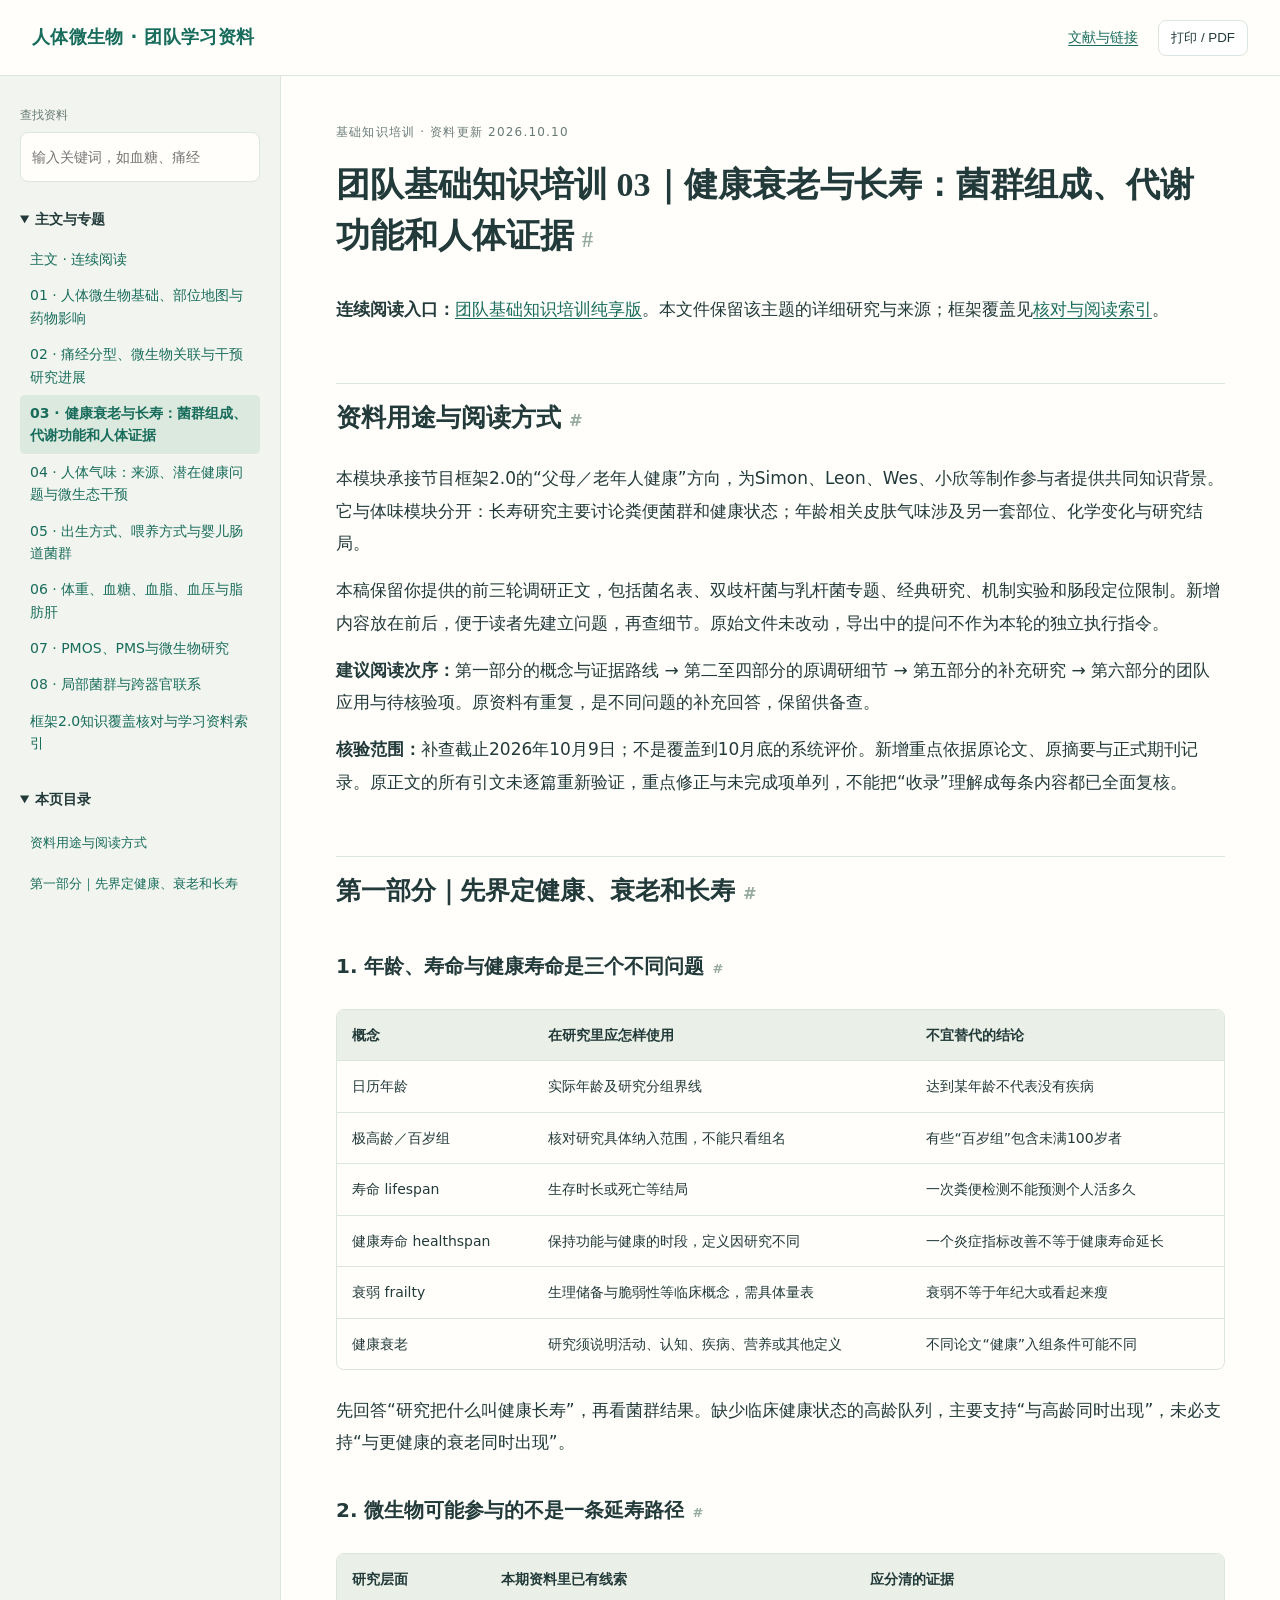
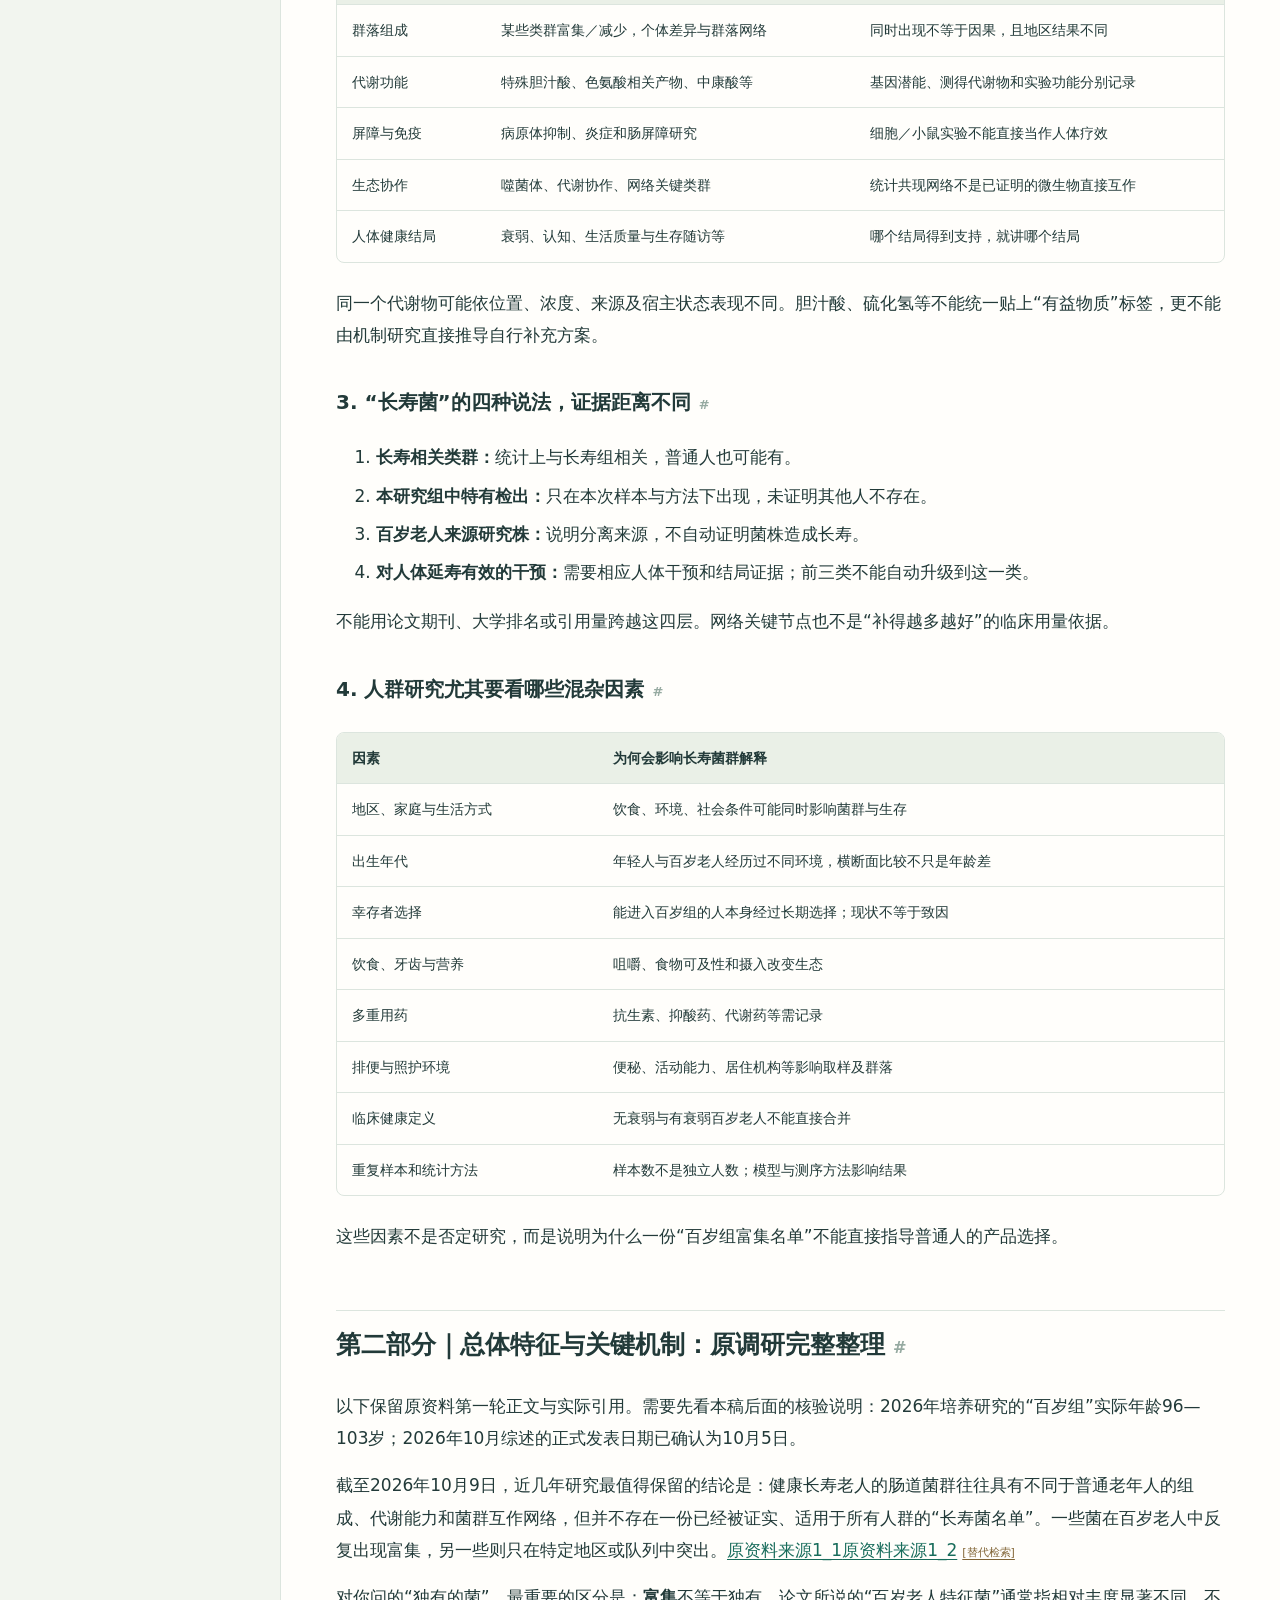
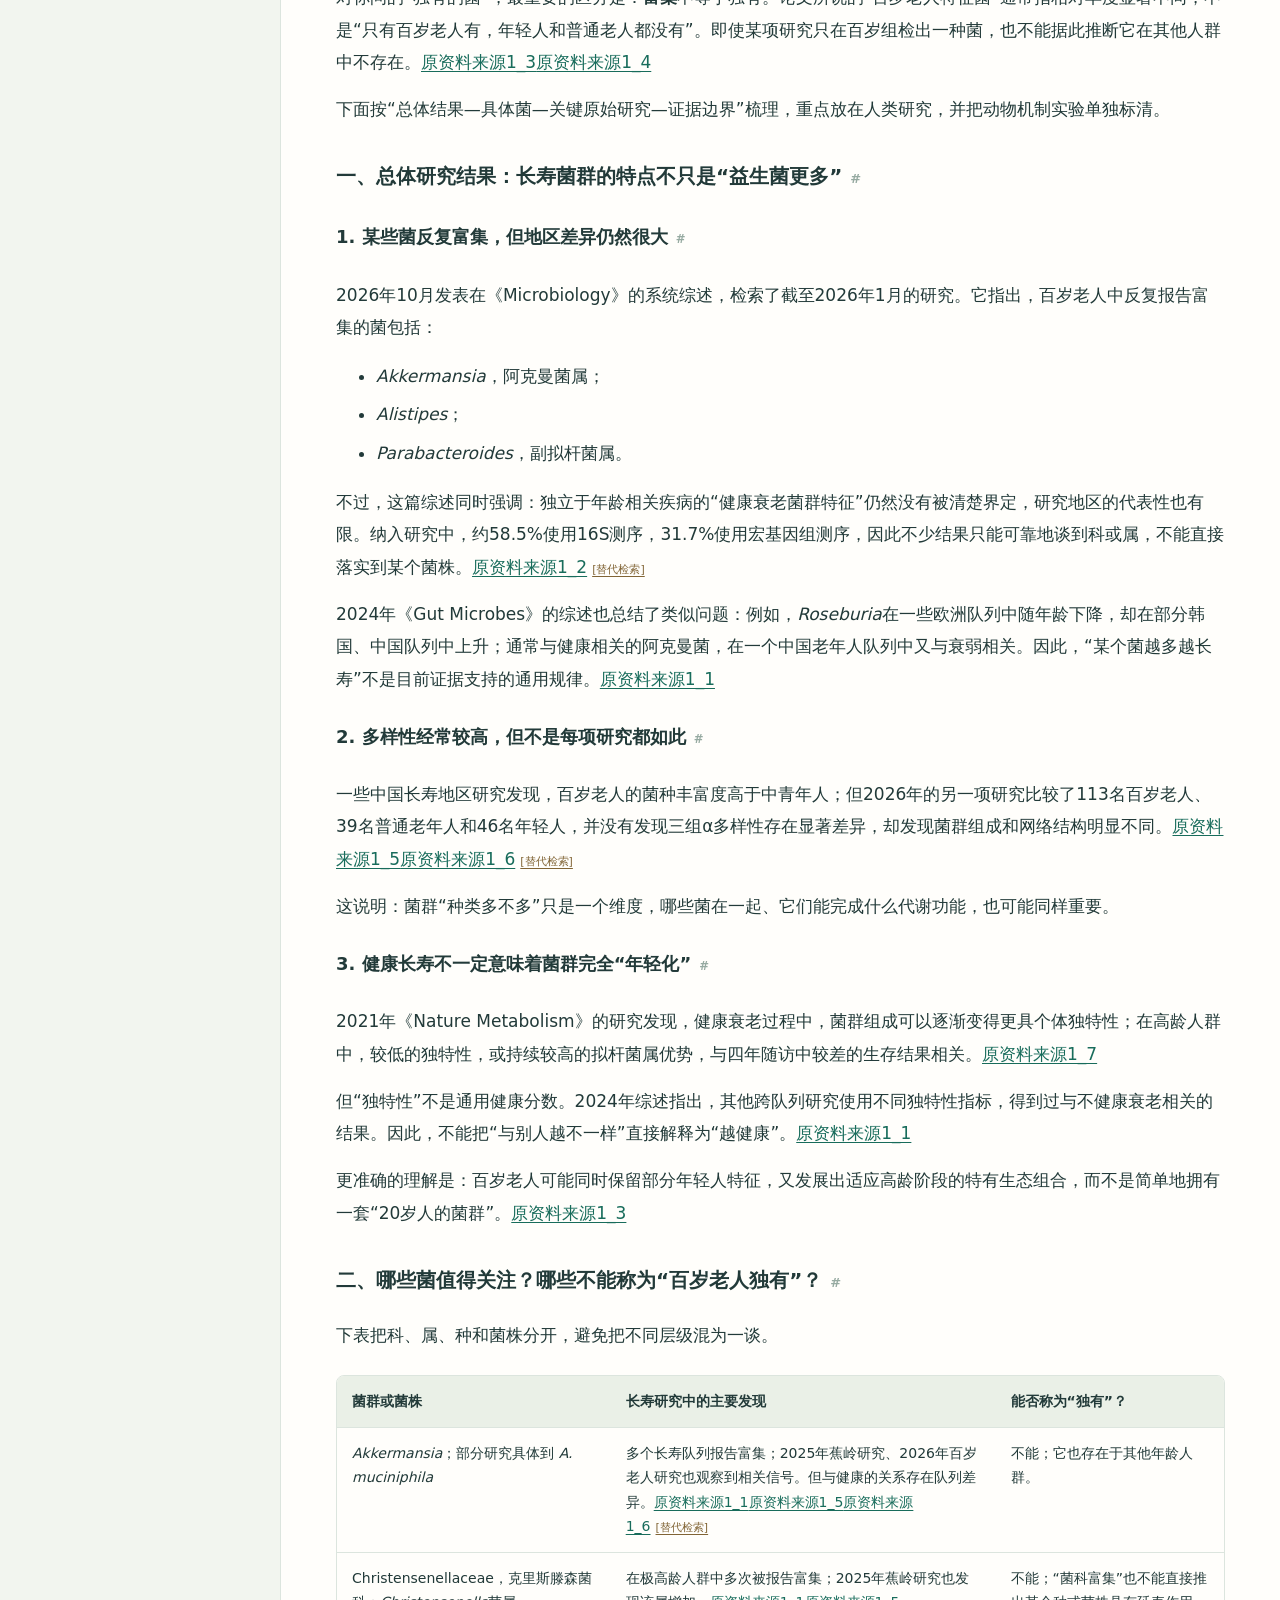
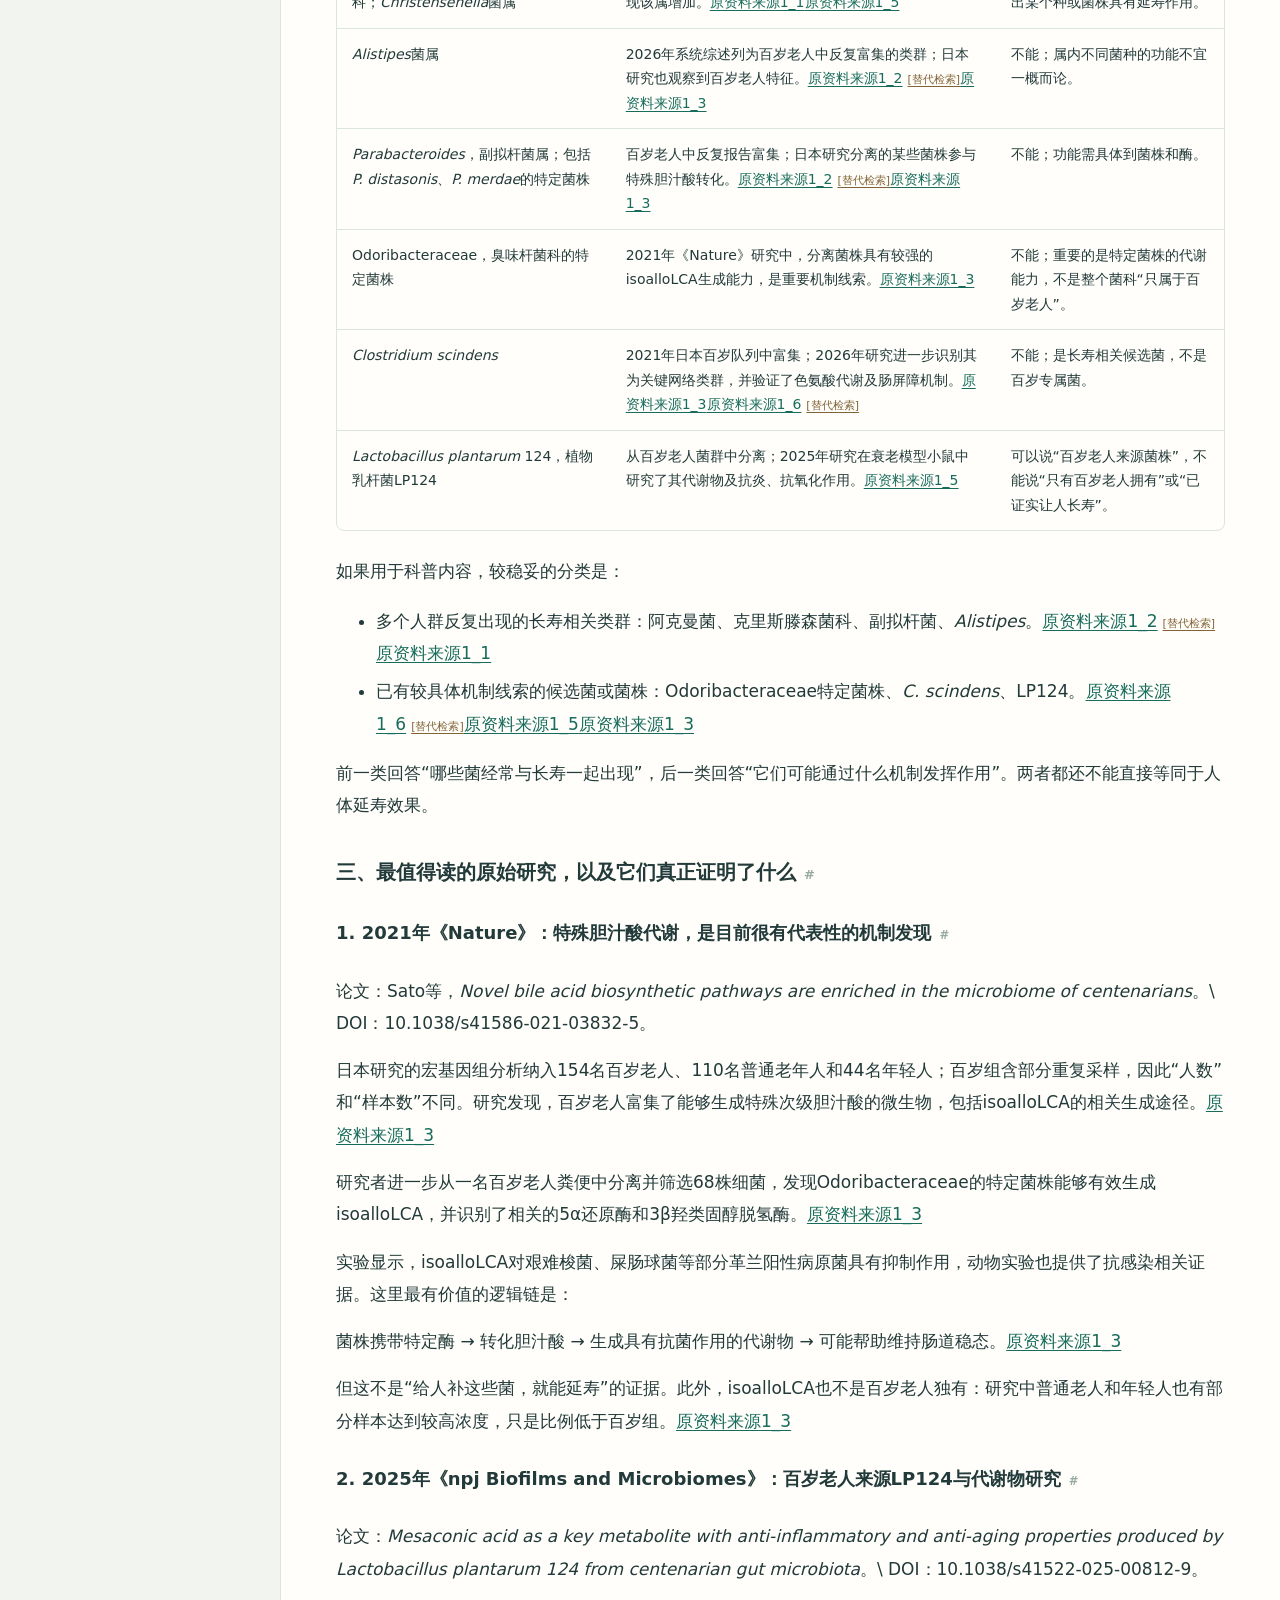
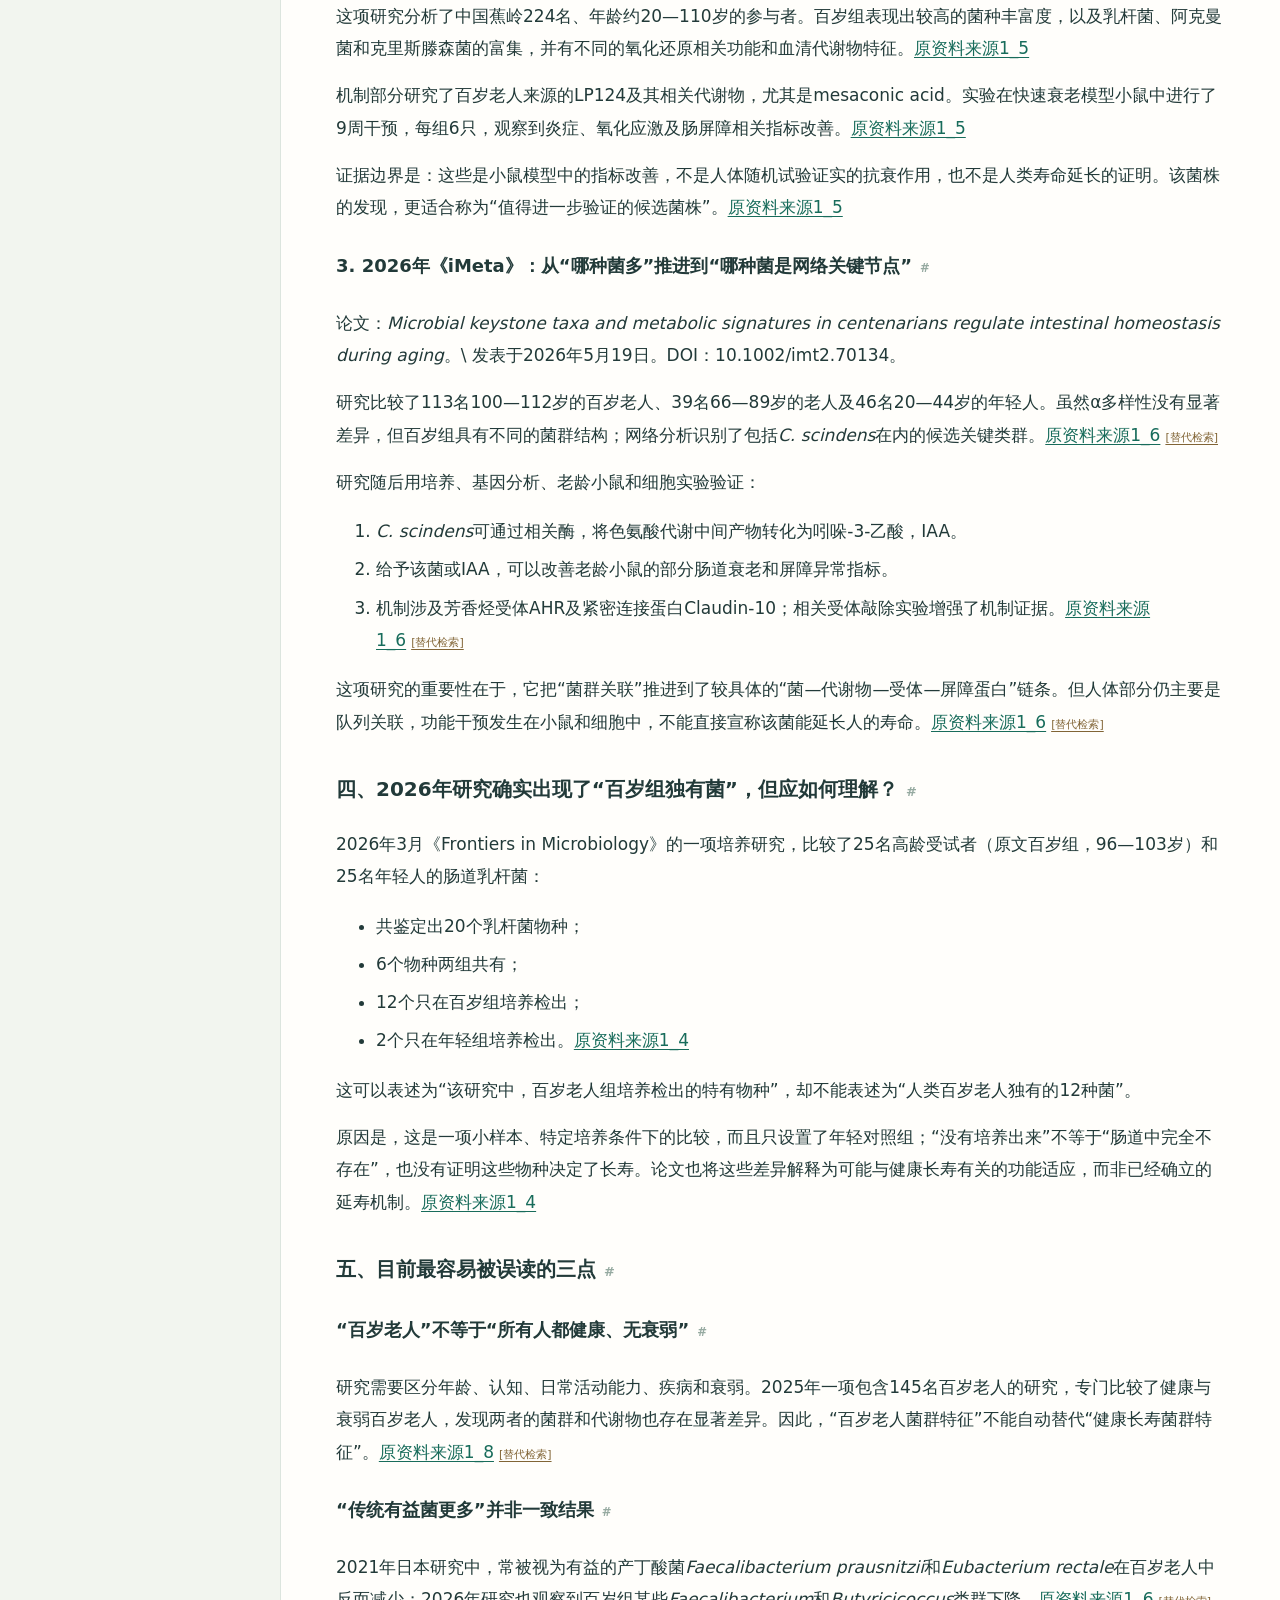
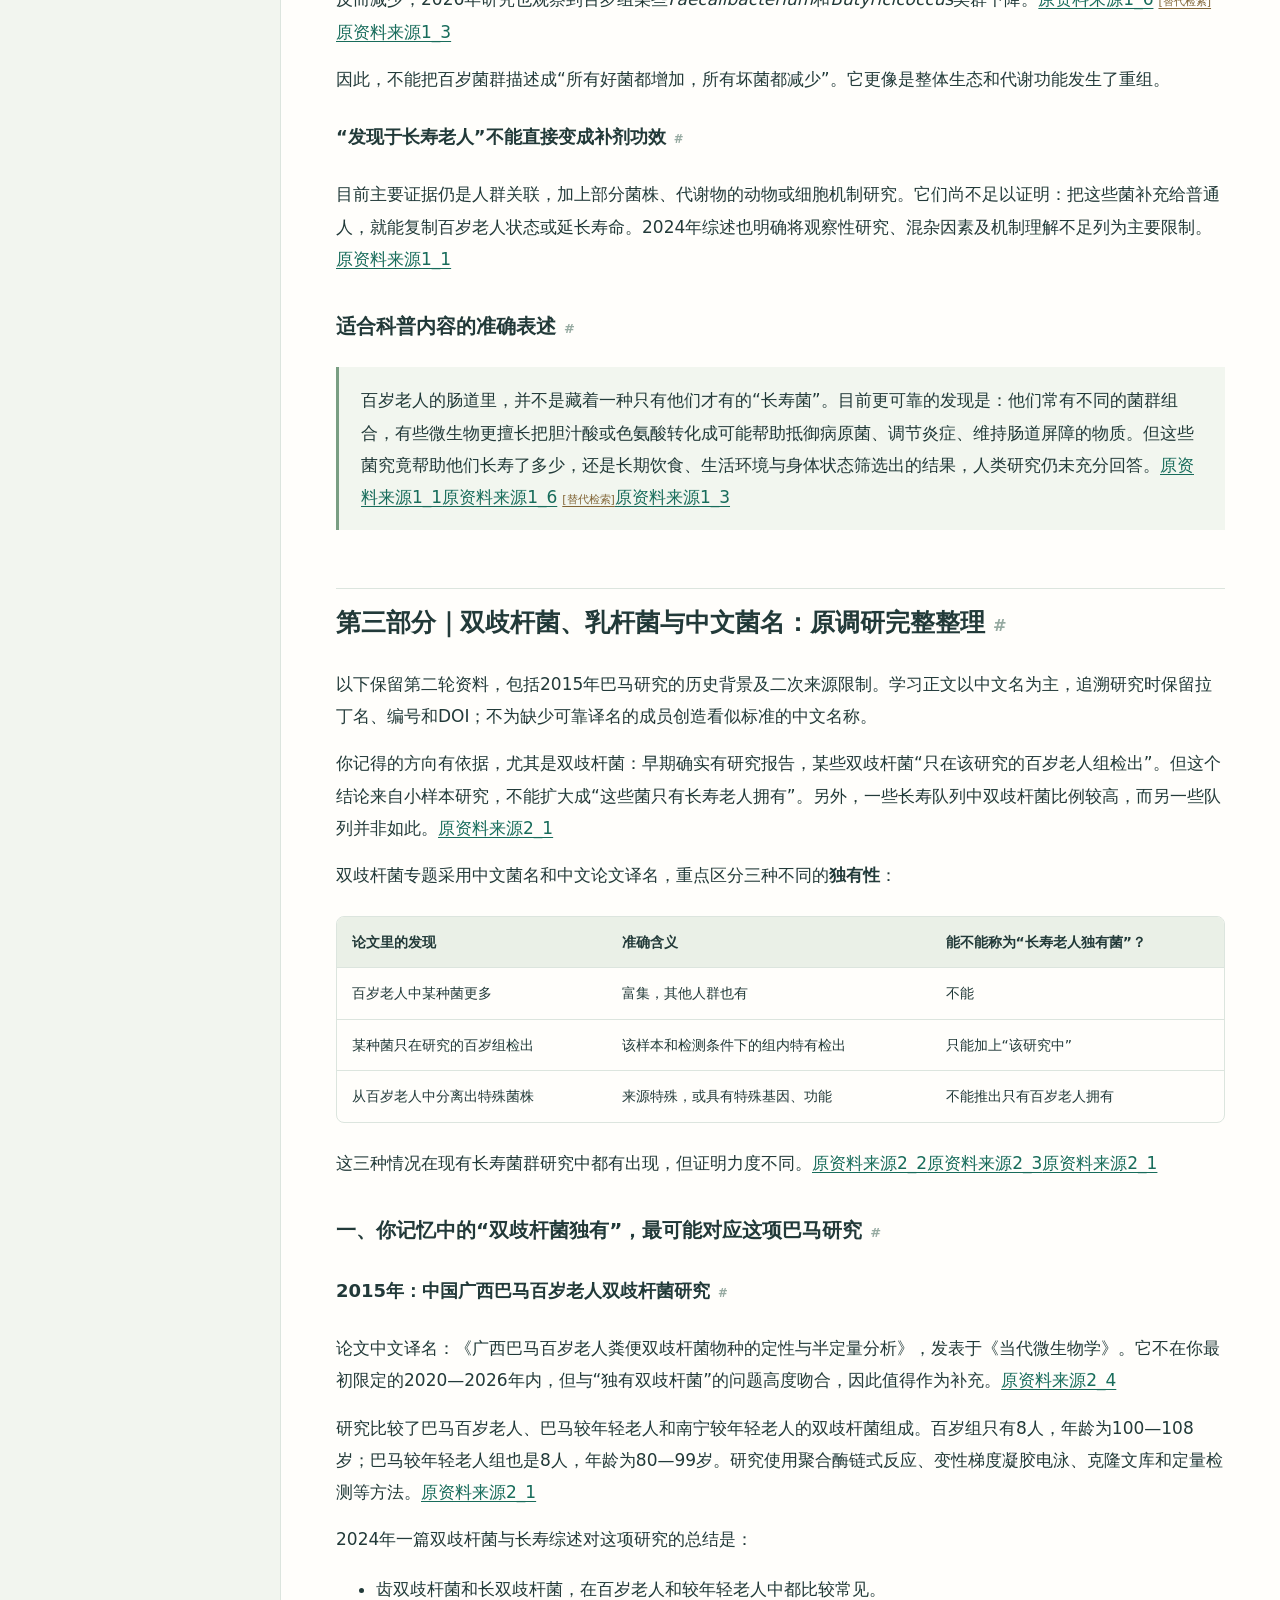
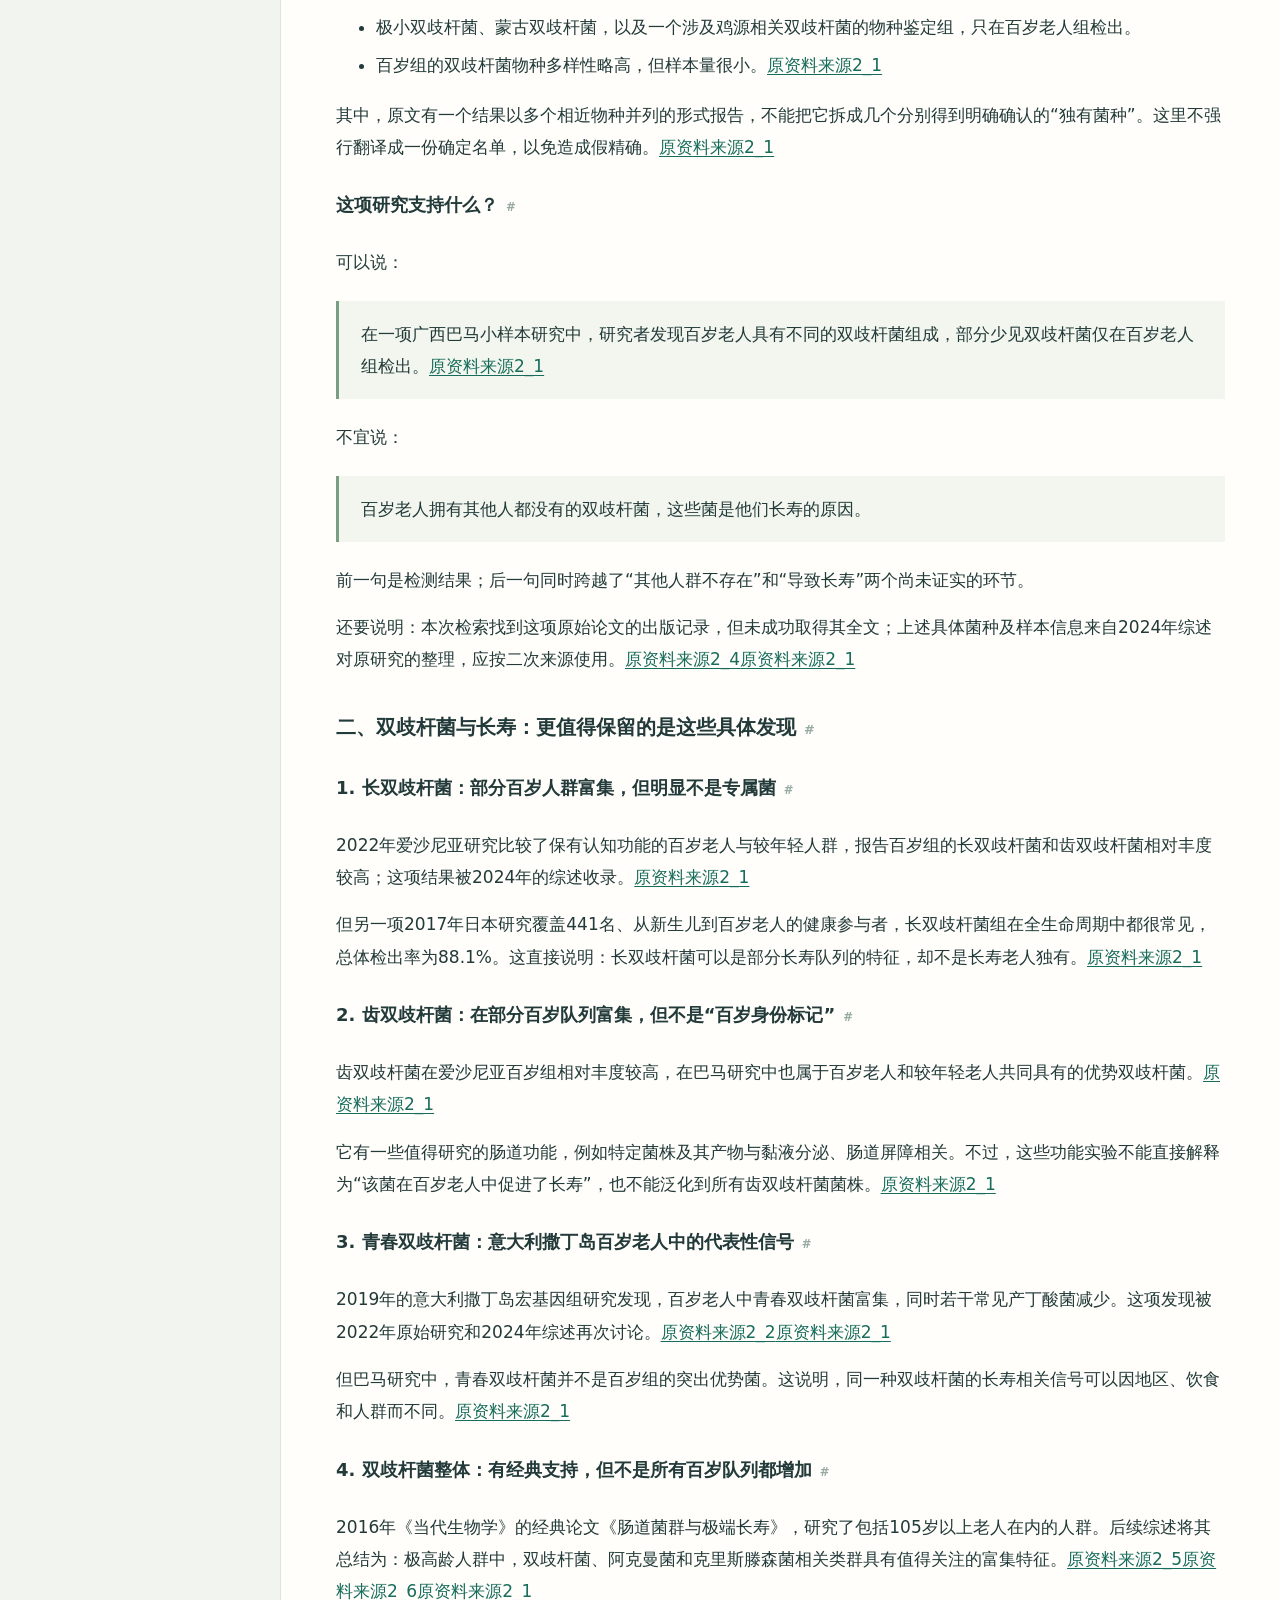
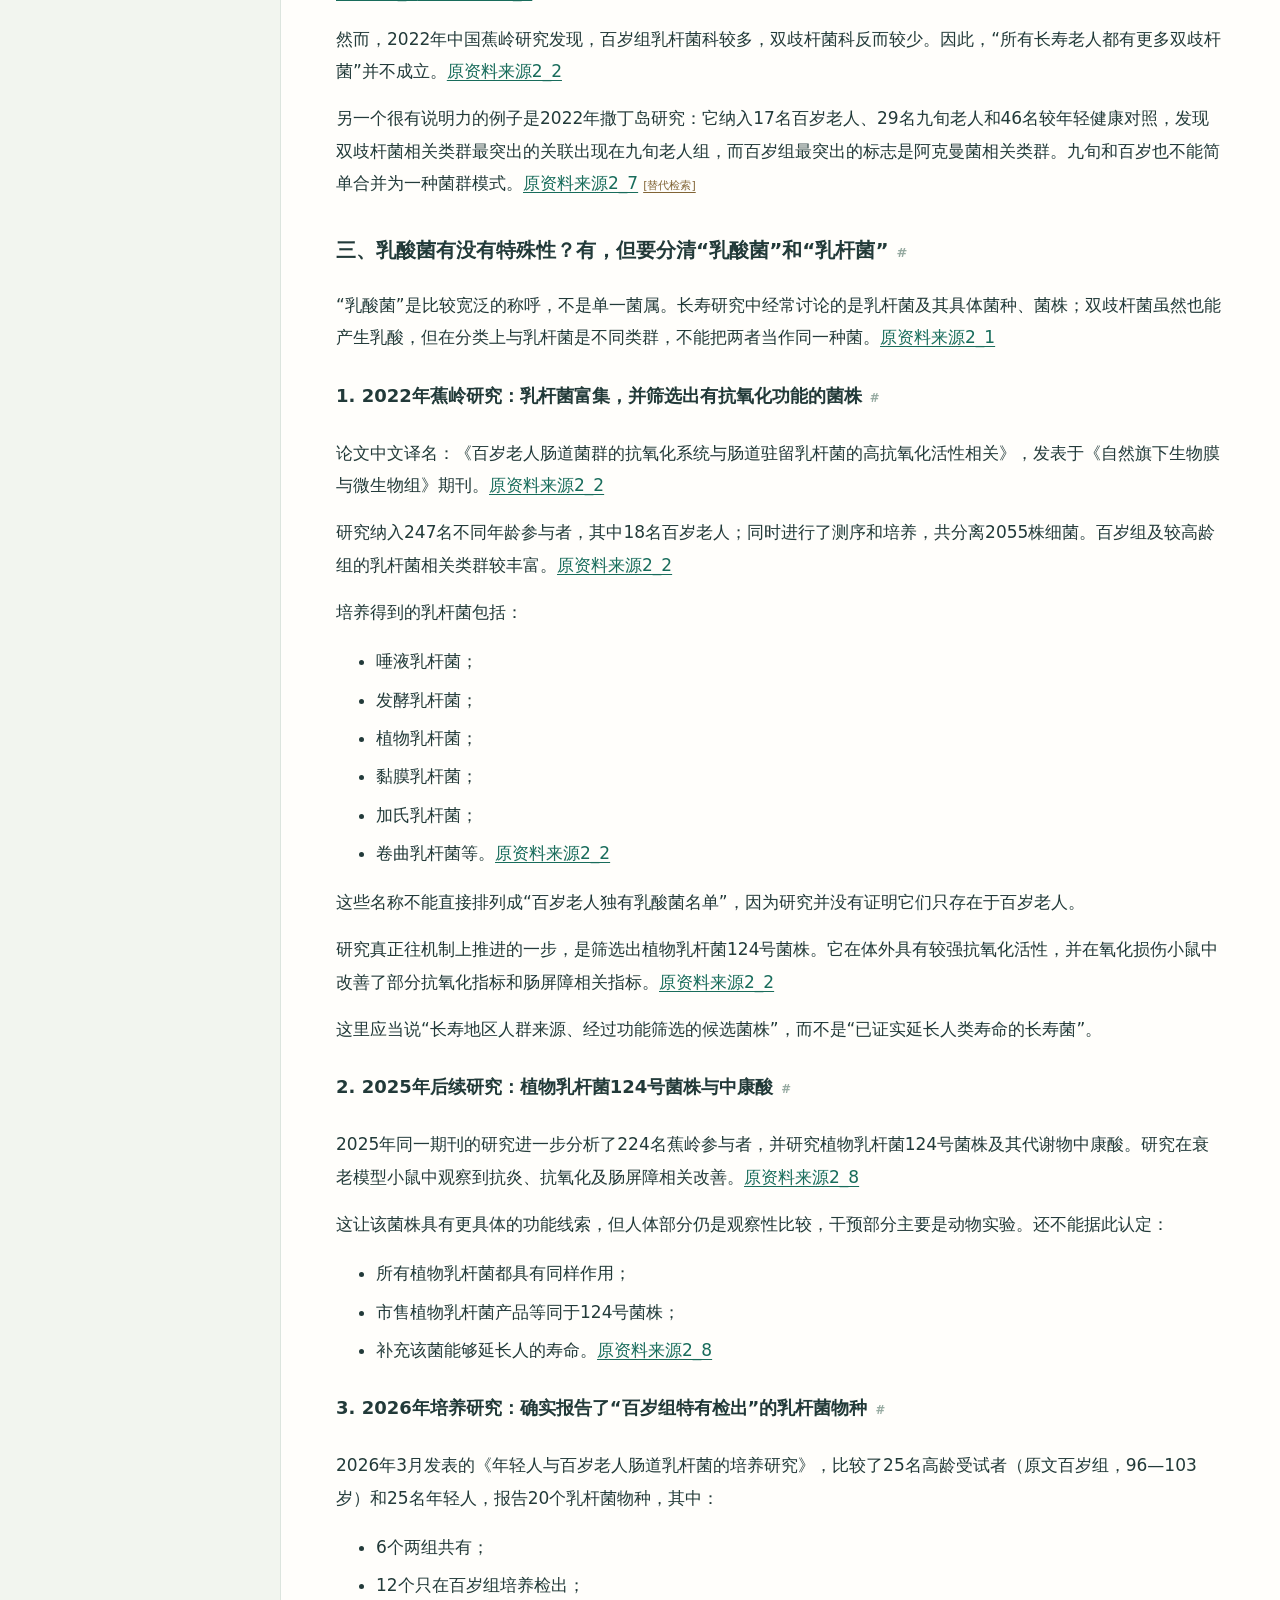
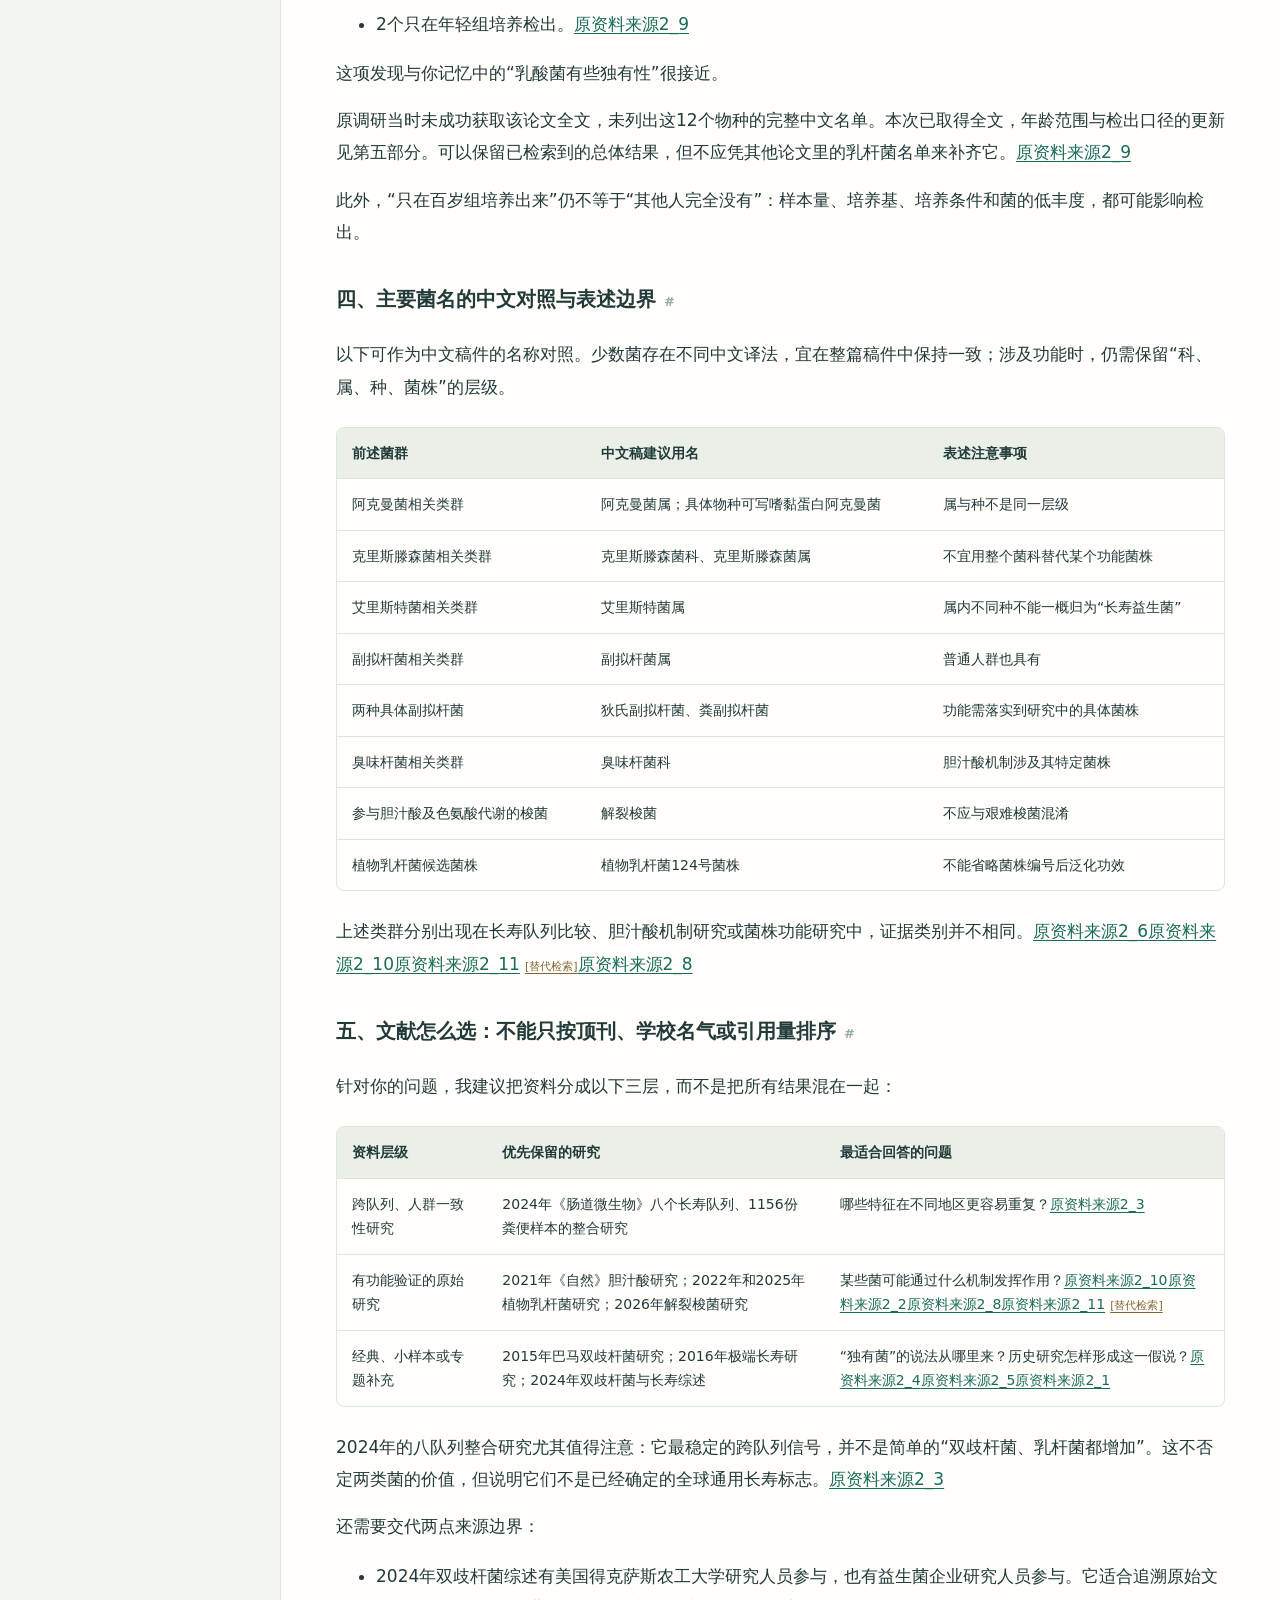
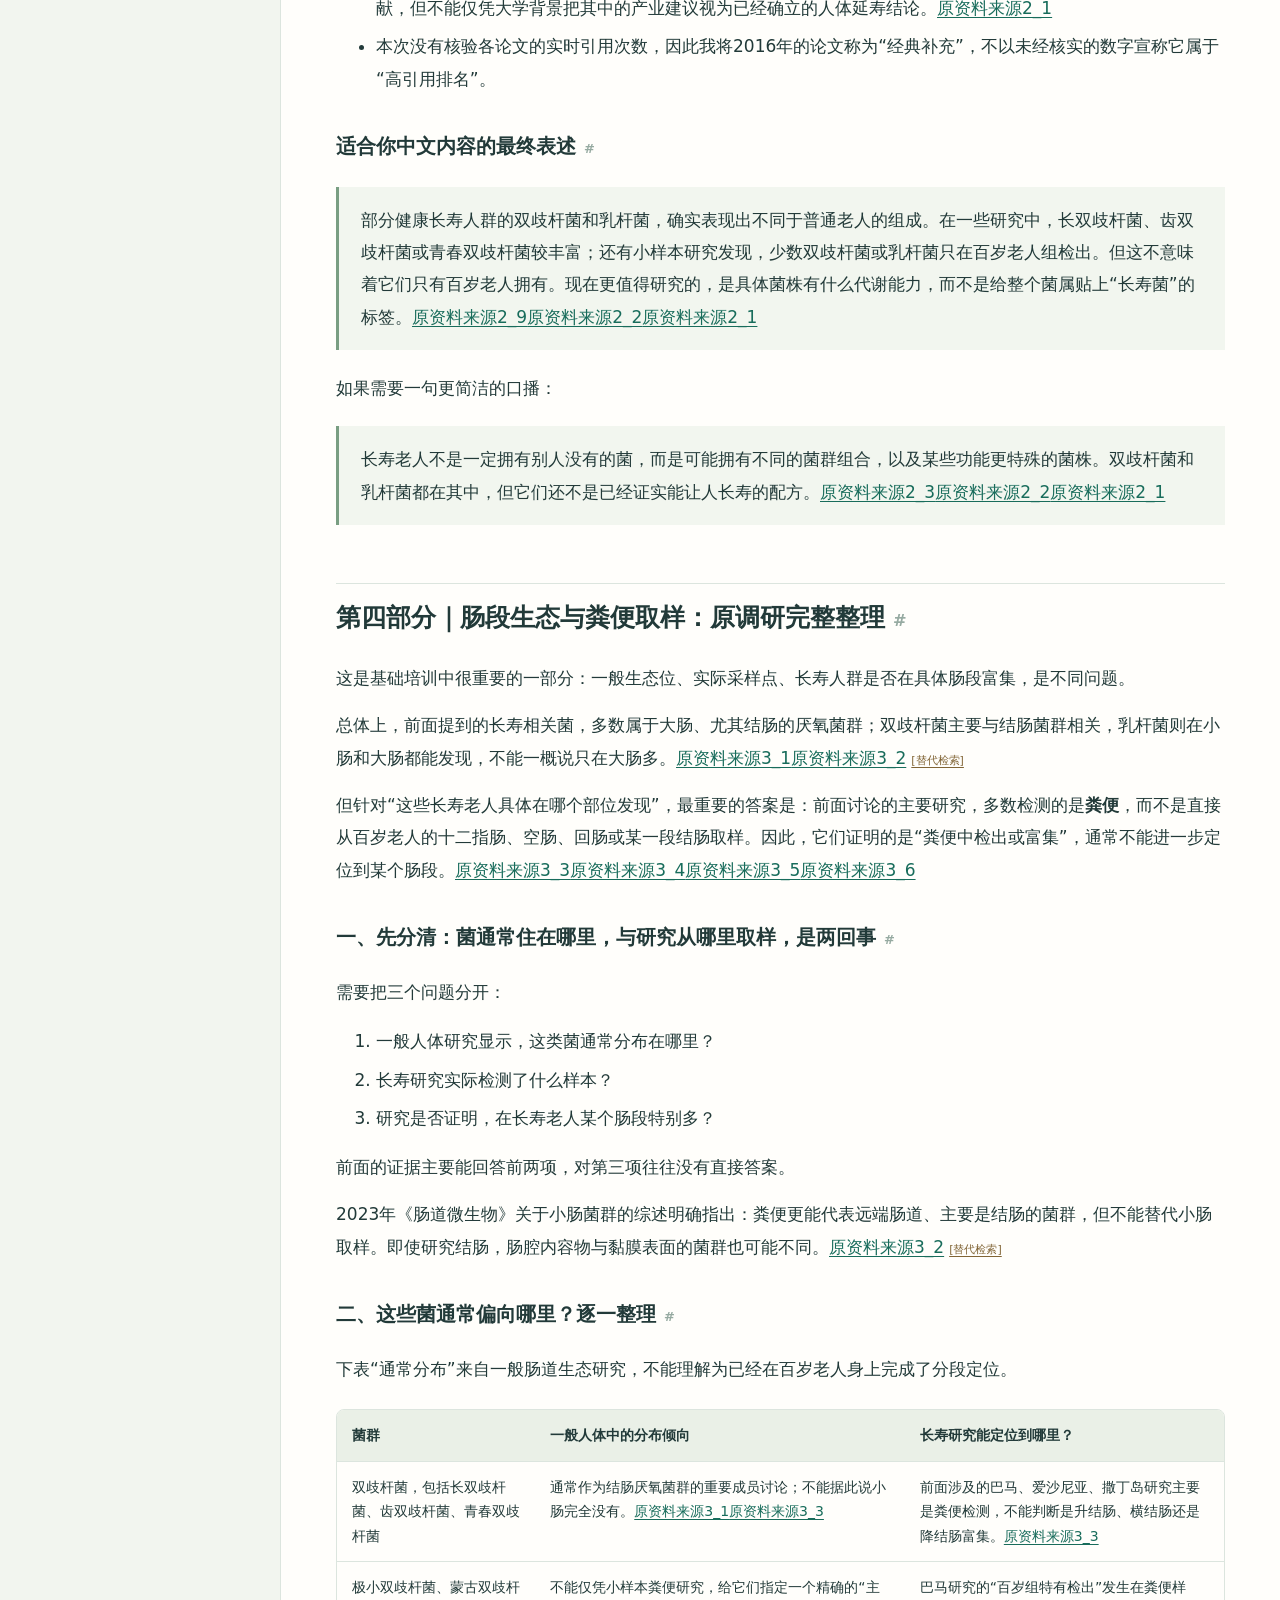
<file: topic-3.html>
<!doctype html><html lang="zh-CN"><head><meta charset="utf-8"><meta name="viewport" content="width=device-width,initial-scale=1"><title>团队基础知识培训 03｜健康衰老与长寿：菌群组成、代谢功能和人体证据 · 微生物学习资料</title><link rel="stylesheet" href="style.css"></head><body><header><a class="brand" href="index.html">人体微生物 · 团队学习资料</a><div><a href="references.html">文献与链接</a><button onclick="window.print()">打印 / PDF</button></div></header><div class="layout"><aside><label for="search">查找资料</label><input id="search" type="search" placeholder="输入关键词，如血糖、痛经"><div id="results"></div><details class="navigation" open><summary>主文与专题</summary><nav><a href="index.html">主文 · 连续阅读</a><a href="topic-1.html"> 01 · 人体微生物基础、部位地图与药物影响</a><a href="topic-2.html"> 02 · 痛经分型、微生物关联与干预研究进展</a><a href="topic-3.html"> 03 · 健康衰老与长寿：菌群组成、代谢功能和人体证据</a><a href="topic-4.html"> 04 · 人体气味：来源、潜在健康问题与微生态干预</a><a href="topic-5.html"> 05 · 出生方式、喂养方式与婴儿肠道菌群</a><a href="topic-6.html">06 · 体重、血糖、血脂、血压与脂肪肝</a><a href="topic-7.html">07 · PMOS、PMS与微生物研究</a><a href="topic-8.html">08 · 局部菌群与跨器官联系</a><a href="coverage.html">框架2.0知识覆盖核对与学习资料索引</a></nav></details><details class="chapters" open><summary>本页目录</summary><div class="toc">
<ul>
<li><a href="#_1">资料用途与阅读方式</a></li>
<li><a href="#_2">第一部分｜先界定健康、衰老和长寿</a><ul>
<li><a href="#1">1. 年龄、寿命与健康寿命是三个不同问题</a></li>
<li><a href="#2">2. 微生物可能参与的不是一条延寿路径</a></li>
<li><a href="#3">3. “长寿菌”的四种说法，证据距离不同</a></li>
<li><a href="#4">4. 人群研究尤其要看哪些混杂因素</a></li>
</ul>
</li>
<li><a href="#_3">第二部分｜总体特征与关键机制：原调研完整整理</a><ul>
<li><a href="#_4">一、总体研究结果：长寿菌群的特点不只是“益生菌更多”</a></li>
<li><a href="#_5">二、哪些菌值得关注？哪些不能称为“百岁老人独有”？</a></li>
<li><a href="#_6">三、最值得读的原始研究，以及它们真正证明了什么</a></li>
<li><a href="#2026">四、2026年研究确实出现了“百岁组独有菌”，但应如何理解？</a></li>
<li><a href="#_7">五、目前最容易被误读的三点</a></li>
<li><a href="#_11">适合科普内容的准确表述</a></li>
</ul>
</li>
<li><a href="#_12">第三部分｜双歧杆菌、乳杆菌与中文菌名：原调研完整整理</a><ul>
<li><a href="#_13">一、你记忆中的“双歧杆菌独有”，最可能对应这项巴马研究</a></li>
<li><a href="#_15">二、双歧杆菌与长寿：更值得保留的是这些具体发现</a></li>
<li><a href="#_16">三、乳酸菌有没有特殊性？有，但要分清“乳酸菌”和“乳杆菌”</a></li>
<li><a href="#_17">四、主要菌名的中文对照与表述边界</a></li>
<li><a href="#_18">五、文献怎么选：不能只按顶刊、学校名气或引用量排序</a></li>
<li><a href="#_19">适合你中文内容的最终表述</a></li>
</ul>
</li>
<li><a href="#_20">第四部分｜肠段生态与粪便取样：原调研完整整理</a><ul>
<li><a href="#_21">一、先分清：菌通常住在哪里，与研究从哪里取样，是两回事</a></li>
<li><a href="#_22">二、这些菌通常偏向哪里？逐一整理</a></li>
<li><a href="#_23">三、前面这些长寿研究，实际在哪里发现了菌？</a></li>
<li><a href="#_24">四、为什么多数菌集中在大肠，但乳杆菌也能在小肠常见？</a></li>
<li><a href="#_25">五、能不能精确到“回肠、盲肠、升结肠、横结肠”？</a></li>
</ul>
</li>
<li><a href="#_26">第五部分｜补充研究与本次核验更新</a><ul>
<li><a href="#1-2020nu-age">1. 2020年NU-AGE：人体饮食干预，提供不同于百岁比较的证据</a></li>
<li><a href="#2-2023nature-aging">2. 2023年《Nature Aging》：部分年轻相关特征，与“独特性”并列理解</a></li>
<li><a href="#3-2023nature-microbiology">3. 2023年《Nature Microbiology》：长寿研究不只有细菌</a></li>
<li><a href="#4-202411561156">4. 2024年八队列整合：1156份样本，不是1156名已满百岁者</a></li>
<li><a href="#5-2026">5. 2026年培养研究：修正年龄范围，补足全文访问状态</a></li>
<li><a href="#6-2026imeta">6. 2026年《iMeta》：网络与功能机制的核验</a></li>
<li><a href="#7-202610">7. 2026年10月综述：已发表，但检索截止更早</a></li>
<li><a href="#8">8. 动物移植研究：为什么不要跳过模型与临床转化</a></li>
</ul>
</li>
<li><a href="#_27">第六部分｜长寿候选菌与产品：如何接回本期培训</a><ul>
<li><a href="#1_3">1. 功能、来源与产品身份必须逐级匹配</a></li>
<li><a href="#2_3">2. 团队应能回答的六个问题</a></li>
<li><a href="#3_3">3. 后续资料卡字段</a></li>
</ul>
</li>
<li><a href="#_28">第七部分｜本次来源与核验边界</a></li>
</ul>
</div>
</details></aside><main><div class="eyebrow">基础知识培训 · 资料更新 2026.10.10</div><article><h1 id="03">团队基础知识培训 03｜健康衰老与长寿：菌群组成、代谢功能和人体证据<a class="headerlink" href="#03" title="Permanent link">#</a></h1>
<p><strong>连续阅读入口：</strong><a href="index.html">团队基础知识培训纯享版</a>。本文件保留该主题的详细研究与来源；框架覆盖见<a href="coverage.html">核对与阅读索引</a>。</p>
<h2 id="_1">资料用途与阅读方式<a class="headerlink" href="#_1" title="Permanent link">#</a></h2>
<p>本模块承接节目框架2.0的“父母／老年人健康”方向，为Simon、Leon、Wes、小欣等制作参与者提供共同知识背景。它与体味模块分开：长寿研究主要讨论粪便菌群和健康状态；年龄相关皮肤气味涉及另一套部位、化学变化与研究结局。</p>
<p>本稿保留你提供的前三轮调研正文，包括菌名表、双歧杆菌与乳杆菌专题、经典研究、机制实验和肠段定位限制。新增内容放在前后，便于读者先建立问题，再查细节。原始文件未改动，导出中的提问不作为本轮的独立执行指令。</p>
<p><strong>建议阅读次序：</strong>第一部分的概念与证据路线 → 第二至四部分的原调研细节 → 第五部分的补充研究 → 第六部分的团队应用与待核验项。原资料有重复，是不同问题的补充回答，保留供备查。</p>
<p><strong>核验范围：</strong>补查截止2026年10月9日；不是覆盖到10月底的系统评价。新增重点依据原论文、原摘要与正式期刊记录。原正文的所有引文未逐篇重新验证，重点修正与未完成项单列，不能把“收录”理解成每条内容都已全面复核。</p>
<h2 id="_2">第一部分｜先界定健康、衰老和长寿<a class="headerlink" href="#_2" title="Permanent link">#</a></h2>
<h3 id="1">1. 年龄、寿命与健康寿命是三个不同问题<a class="headerlink" href="#1" title="Permanent link">#</a></h3>
<table class="data-table">
<thead>
<tr>
<th>概念</th>
<th>在研究里应怎样使用</th>
<th>不宜替代的结论</th>
</tr>
</thead>
<tbody>
<tr>
<td>日历年龄</td>
<td>实际年龄及研究分组界线</td>
<td>达到某年龄不代表没有疾病</td>
</tr>
<tr>
<td>极高龄／百岁组</td>
<td>核对研究具体纳入范围，不能只看组名</td>
<td>有些“百岁组”包含未满100岁者</td>
</tr>
<tr>
<td>寿命 lifespan</td>
<td>生存时长或死亡等结局</td>
<td>一次粪便检测不能预测个人活多久</td>
</tr>
<tr>
<td>健康寿命 healthspan</td>
<td>保持功能与健康的时段，定义因研究不同</td>
<td>一个炎症指标改善不等于健康寿命延长</td>
</tr>
<tr>
<td>衰弱 frailty</td>
<td>生理储备与脆弱性等临床概念，需具体量表</td>
<td>衰弱不等于年纪大或看起来瘦</td>
</tr>
<tr>
<td>健康衰老</td>
<td>研究须说明活动、认知、疾病、营养或其他定义</td>
<td>不同论文“健康”入组条件可能不同</td>
</tr>
</tbody>
</table>
<p>先回答“研究把什么叫健康长寿”，再看菌群结果。缺少临床健康状态的高龄队列，主要支持“与高龄同时出现”，未必支持“与更健康的衰老同时出现”。</p>
<h3 id="2">2. 微生物可能参与的不是一条延寿路径<a class="headerlink" href="#2" title="Permanent link">#</a></h3>
<table class="data-table">
<thead>
<tr>
<th>研究层面</th>
<th>本期资料里已有线索</th>
<th>应分清的证据</th>
</tr>
</thead>
<tbody>
<tr>
<td>群落组成</td>
<td>某些类群富集／减少，个体差异与群落网络</td>
<td>同时出现不等于因果，且地区结果不同</td>
</tr>
<tr>
<td>代谢功能</td>
<td>特殊胆汁酸、色氨酸相关产物、中康酸等</td>
<td>基因潜能、测得代谢物和实验功能分别记录</td>
</tr>
<tr>
<td>屏障与免疫</td>
<td>病原体抑制、炎症和肠屏障研究</td>
<td>细胞／小鼠实验不能直接当作人体疗效</td>
</tr>
<tr>
<td>生态协作</td>
<td>噬菌体、代谢协作、网络关键类群</td>
<td>统计共现网络不是已证明的微生物直接互作</td>
</tr>
<tr>
<td>人体健康结局</td>
<td>衰弱、认知、生活质量与生存随访等</td>
<td>哪个结局得到支持，就讲哪个结局</td>
</tr>
</tbody>
</table>
<p>同一个代谢物可能依位置、浓度、来源及宿主状态表现不同。胆汁酸、硫化氢等不能统一贴上“有益物质”标签，更不能由机制研究直接推导自行补充方案。</p>
<h3 id="3">3. “长寿菌”的四种说法，证据距离不同<a class="headerlink" href="#3" title="Permanent link">#</a></h3>
<ol>
<li><strong>长寿相关类群：</strong>统计上与长寿组相关，普通人也可能有。</li>
<li><strong>本研究组中特有检出：</strong>只在本次样本与方法下出现，未证明其他人不存在。</li>
<li><strong>百岁老人来源研究株：</strong>说明分离来源，不自动证明菌株造成长寿。</li>
<li><strong>对人体延寿有效的干预：</strong>需要相应人体干预和结局证据；前三类不能自动升级到这一类。</li>
</ol>
<p>不能用论文期刊、大学排名或引用量跨越这四层。网络关键节点也不是“补得越多越好”的临床用量依据。</p>
<h3 id="4">4. 人群研究尤其要看哪些混杂因素<a class="headerlink" href="#4" title="Permanent link">#</a></h3>
<table class="data-table">
<thead>
<tr>
<th>因素</th>
<th>为何会影响长寿菌群解释</th>
</tr>
</thead>
<tbody>
<tr>
<td>地区、家庭与生活方式</td>
<td>饮食、环境、社会条件可能同时影响菌群与生存</td>
</tr>
<tr>
<td>出生年代</td>
<td>年轻人与百岁老人经历过不同环境，横断面比较不只是年龄差</td>
</tr>
<tr>
<td>幸存者选择</td>
<td>能进入百岁组的人本身经过长期选择；现状不等于致因</td>
</tr>
<tr>
<td>饮食、牙齿与营养</td>
<td>咀嚼、食物可及性和摄入改变生态</td>
</tr>
<tr>
<td>多重用药</td>
<td>抗生素、抑酸药、代谢药等需记录</td>
</tr>
<tr>
<td>排便与照护环境</td>
<td>便秘、活动能力、居住机构等影响取样及群落</td>
</tr>
<tr>
<td>临床健康定义</td>
<td>无衰弱与有衰弱百岁老人不能直接合并</td>
</tr>
<tr>
<td>重复样本和统计方法</td>
<td>样本数不是独立人数；模型与测序方法影响结果</td>
</tr>
</tbody>
</table>
<p>这些因素不是否定研究，而是说明为什么一份“百岁组富集名单”不能直接指导普通人的产品选择。</p>
<h2 id="_3">第二部分｜总体特征与关键机制：原调研完整整理<a class="headerlink" href="#_3" title="Permanent link">#</a></h2>
<p>以下保留原资料第一轮正文与实际引用。需要先看本稿后面的核验说明：2026年培养研究的“百岁组”实际年龄96—103岁；2026年10月综述的正式发表日期已确认为10月5日。</p>
<p>截至2026年10月9日，近几年研究最值得保留的结论是：健康长寿老人的肠道菌群往往具有不同于普通老年人的组成、代谢能力和菌群互作网络，但并不存在一份已经被证实、适用于所有人群的“长寿菌名单”。一些菌在百岁老人中反复出现富集，另一些则只在特定地区或队列中突出。<a data-external="true" href="https://pmc.ncbi.nlm.nih.gov/articles/PMC11152108/" rel="noopener noreferrer" target="_blank">原资料来源1_1</a><a data-external="true" href="https://www.microbiologyresearch.org/content/journal/micro/10.1099/mic.0.001779" rel="noopener noreferrer" target="_blank">原资料来源1_2</a></p>
<p>对你问的“独有的菌”，最重要的区分是：<strong>富集</strong>不等于独有。论文所说的“百岁老人特征菌”通常指相对丰度显著不同，不是“只有百岁老人有，年轻人和普通老人都没有”。即使某项研究只在百岁组检出一种菌，也不能据此推断它在其他人群中不存在。<a data-external="true" href="https://www.nature.com/articles/s41586-021-03832-5" rel="noopener noreferrer" target="_blank">原资料来源1_3</a><a data-external="true" href="https://www.frontiersin.org/articles/10.3389/fmicb.2026.1746411/full" rel="noopener noreferrer" target="_blank">原资料来源1_4</a></p>
<p>下面按“总体结果—具体菌—关键原始研究—证据边界”梳理，重点放在人类研究，并把动物机制实验单独标清。</p>
<h3 id="_4">一、总体研究结果：长寿菌群的特点不只是“益生菌更多”<a class="headerlink" href="#_4" title="Permanent link">#</a></h3>
<h4 id="1_1">1. 某些菌反复富集，但地区差异仍然很大<a class="headerlink" href="#1_1" title="Permanent link">#</a></h4>
<p>2026年10月发表在《Microbiology》的系统综述，检索了截至2026年1月的研究。它指出，百岁老人中反复报告富集的菌包括：</p>
<ul>
<li><em>Akkermansia</em>，阿克曼菌属；</li>
<li><em>Alistipes</em>；</li>
<li><em>Parabacteroides</em>，副拟杆菌属。</li>
</ul>
<p>不过，这篇综述同时强调：独立于年龄相关疾病的“健康衰老菌群特征”仍然没有被清楚界定，研究地区的代表性也有限。纳入研究中，约58.5%使用16S测序，31.7%使用宏基因组测序，因此不少结果只能可靠地谈到科或属，不能直接落实到某个菌株。<a data-external="true" href="https://www.microbiologyresearch.org/content/journal/micro/10.1099/mic.0.001779" rel="noopener noreferrer" target="_blank">原资料来源1_2</a></p>
<p>2024年《Gut Microbes》的综述也总结了类似问题：例如，<em>Roseburia</em>在一些欧洲队列中随年龄下降，却在部分韩国、中国队列中上升；通常与健康相关的阿克曼菌，在一个中国老年人队列中又与衰弱相关。因此，“某个菌越多越长寿”不是目前证据支持的通用规律。<a data-external="true" href="https://pmc.ncbi.nlm.nih.gov/articles/PMC11152108/" rel="noopener noreferrer" target="_blank">原资料来源1_1</a></p>
<h4 id="2_1">2. 多样性经常较高，但不是每项研究都如此<a class="headerlink" href="#2_1" title="Permanent link">#</a></h4>
<p>一些中国长寿地区研究发现，百岁老人的菌种丰富度高于中青年人；但2026年的另一项研究比较了113名百岁老人、39名普通老年人和46名年轻人，并没有发现三组α多样性存在显著差异，却发现菌群组成和网络结构明显不同。<a data-external="true" href="https://www.nature.com/articles/s41522-025-00812-9" rel="noopener noreferrer" target="_blank">原资料来源1_5</a><a data-external="true" href="https://onlinelibrary.wiley.com/doi/10.1002/imt2.70134" rel="noopener noreferrer" target="_blank">原资料来源1_6</a></p>
<p>这说明：菌群“种类多不多”只是一个维度，哪些菌在一起、它们能完成什么代谢功能，也可能同样重要。</p>
<h4 id="3_1">3. 健康长寿不一定意味着菌群完全“年轻化”<a class="headerlink" href="#3_1" title="Permanent link">#</a></h4>
<p>2021年《Nature Metabolism》的研究发现，健康衰老过程中，菌群组成可以逐渐变得更具个体独特性；在高龄人群中，较低的独特性，或持续较高的拟杆菌属优势，与四年随访中较差的生存结果相关。<a data-external="true" href="https://pmc.ncbi.nlm.nih.gov/articles/PMC8169080/" rel="noopener noreferrer" target="_blank">原资料来源1_7</a></p>
<p>但“独特性”不是通用健康分数。2024年综述指出，其他跨队列研究使用不同独特性指标，得到过与不健康衰老相关的结果。因此，不能把“与别人越不一样”直接解释为“越健康”。<a data-external="true" href="https://pmc.ncbi.nlm.nih.gov/articles/PMC11152108/" rel="noopener noreferrer" target="_blank">原资料来源1_1</a></p>
<p>更准确的理解是：百岁老人可能同时保留部分年轻人特征，又发展出适应高龄阶段的特有生态组合，而不是简单地拥有一套“20岁人的菌群”。<a data-external="true" href="https://www.nature.com/articles/s41586-021-03832-5" rel="noopener noreferrer" target="_blank">原资料来源1_3</a></p>
<h3 id="_5">二、哪些菌值得关注？哪些不能称为“百岁老人独有”？<a class="headerlink" href="#_5" title="Permanent link">#</a></h3>
<p>下表把科、属、种和菌株分开，避免把不同层级混为一谈。</p>
<table class="data-table">
<thead>
<tr>
<th style="text-align: left;">菌群或菌株</th>
<th style="text-align: left;">长寿研究中的主要发现</th>
<th style="text-align: left;">能否称为“独有”？</th>
</tr>
</thead>
<tbody>
<tr>
<td style="text-align: left;"><em>Akkermansia</em>；部分研究具体到 <em>A. muciniphila</em></td>
<td style="text-align: left;">多个长寿队列报告富集；2025年蕉岭研究、2026年百岁老人研究也观察到相关信号。但与健康的关系存在队列差异。<a data-external="true" href="https://pmc.ncbi.nlm.nih.gov/articles/PMC11152108/" rel="noopener noreferrer" target="_blank">原资料来源1_1</a><a data-external="true" href="https://www.nature.com/articles/s41522-025-00812-9" rel="noopener noreferrer" target="_blank">原资料来源1_5</a><a data-external="true" href="https://onlinelibrary.wiley.com/doi/10.1002/imt2.70134" rel="noopener noreferrer" target="_blank">原资料来源1_6</a></td>
<td style="text-align: left;">不能；它也存在于其他年龄人群。</td>
</tr>
<tr>
<td style="text-align: left;">Christensenellaceae，克里斯滕森菌科；<em>Christensenella</em>菌属</td>
<td style="text-align: left;">在极高龄人群中多次被报告富集；2025年蕉岭研究也发现该属增加。<a data-external="true" href="https://pmc.ncbi.nlm.nih.gov/articles/PMC11152108/" rel="noopener noreferrer" target="_blank">原资料来源1_1</a><a data-external="true" href="https://www.nature.com/articles/s41522-025-00812-9" rel="noopener noreferrer" target="_blank">原资料来源1_5</a></td>
<td style="text-align: left;">不能；“菌科富集”也不能直接推出某个种或菌株具有延寿作用。</td>
</tr>
<tr>
<td style="text-align: left;"><em>Alistipes</em>菌属</td>
<td style="text-align: left;">2026年系统综述列为百岁老人中反复富集的类群；日本研究也观察到百岁老人特征。<a data-external="true" href="https://www.microbiologyresearch.org/content/journal/micro/10.1099/mic.0.001779" rel="noopener noreferrer" target="_blank">原资料来源1_2</a><a data-external="true" href="https://www.nature.com/articles/s41586-021-03832-5" rel="noopener noreferrer" target="_blank">原资料来源1_3</a></td>
<td style="text-align: left;">不能；属内不同菌种的功能不宜一概而论。</td>
</tr>
<tr>
<td style="text-align: left;"><em>Parabacteroides</em>，副拟杆菌属；包括 <em>P. distasonis</em>、<em>P. merdae</em>的特定菌株</td>
<td style="text-align: left;">百岁老人中反复报告富集；日本研究分离的某些菌株参与特殊胆汁酸转化。<a data-external="true" href="https://www.microbiologyresearch.org/content/journal/micro/10.1099/mic.0.001779" rel="noopener noreferrer" target="_blank">原资料来源1_2</a><a data-external="true" href="https://www.nature.com/articles/s41586-021-03832-5" rel="noopener noreferrer" target="_blank">原资料来源1_3</a></td>
<td style="text-align: left;">不能；功能需具体到菌株和酶。</td>
</tr>
<tr>
<td style="text-align: left;">Odoribacteraceae，臭味杆菌科的特定菌株</td>
<td style="text-align: left;">2021年《Nature》研究中，分离菌株具有较强的isoalloLCA生成能力，是重要机制线索。<a data-external="true" href="https://www.nature.com/articles/s41586-021-03832-5" rel="noopener noreferrer" target="_blank">原资料来源1_3</a></td>
<td style="text-align: left;">不能；重要的是特定菌株的代谢能力，不是整个菌科“只属于百岁老人”。</td>
</tr>
<tr>
<td style="text-align: left;"><em>Clostridium scindens</em></td>
<td style="text-align: left;">2021年日本百岁队列中富集；2026年研究进一步识别其为关键网络类群，并验证了色氨酸代谢及肠屏障机制。<a data-external="true" href="https://www.nature.com/articles/s41586-021-03832-5" rel="noopener noreferrer" target="_blank">原资料来源1_3</a><a data-external="true" href="https://onlinelibrary.wiley.com/doi/10.1002/imt2.70134" rel="noopener noreferrer" target="_blank">原资料来源1_6</a></td>
<td style="text-align: left;">不能；是长寿相关候选菌，不是百岁专属菌。</td>
</tr>
<tr>
<td style="text-align: left;"><em>Lactobacillus plantarum</em> 124，植物乳杆菌LP124</td>
<td style="text-align: left;">从百岁老人菌群中分离；2025年研究在衰老模型小鼠中研究了其代谢物及抗炎、抗氧化作用。<a data-external="true" href="https://www.nature.com/articles/s41522-025-00812-9" rel="noopener noreferrer" target="_blank">原资料来源1_5</a></td>
<td style="text-align: left;">可以说“百岁老人来源菌株”，不能说“只有百岁老人拥有”或“已证实让人长寿”。</td>
</tr>
</tbody>
</table>
<p>如果用于科普内容，较稳妥的分类是：</p>
<ul>
<li>多个人群反复出现的长寿相关类群：阿克曼菌、克里斯滕森菌科、副拟杆菌、<em>Alistipes</em>。<a data-external="true" href="https://www.microbiologyresearch.org/content/journal/micro/10.1099/mic.0.001779" rel="noopener noreferrer" target="_blank">原资料来源1_2</a><a data-external="true" href="https://pmc.ncbi.nlm.nih.gov/articles/PMC11152108/" rel="noopener noreferrer" target="_blank">原资料来源1_1</a></li>
<li>已有较具体机制线索的候选菌或菌株：Odoribacteraceae特定菌株、<em>C. scindens</em>、LP124。<a data-external="true" href="https://onlinelibrary.wiley.com/doi/10.1002/imt2.70134" rel="noopener noreferrer" target="_blank">原资料来源1_6</a><a data-external="true" href="https://www.nature.com/articles/s41522-025-00812-9" rel="noopener noreferrer" target="_blank">原资料来源1_5</a><a data-external="true" href="https://www.nature.com/articles/s41586-021-03832-5" rel="noopener noreferrer" target="_blank">原资料来源1_3</a></li>
</ul>
<p>前一类回答“哪些菌经常与长寿一起出现”，后一类回答“它们可能通过什么机制发挥作用”。两者都还不能直接等同于人体延寿效果。</p>
<h3 id="_6">三、最值得读的原始研究，以及它们真正证明了什么<a class="headerlink" href="#_6" title="Permanent link">#</a></h3>
<h4 id="1-2021nature">1. 2021年《Nature》：特殊胆汁酸代谢，是目前很有代表性的机制发现<a class="headerlink" href="#1-2021nature" title="Permanent link">#</a></h4>
<p>论文：Sato等，<em>Novel bile acid biosynthetic pathways are enriched in the microbiome of centenarians</em>。\
DOI：10.1038/s41586-021-03832-5。</p>
<p>日本研究的宏基因组分析纳入154名百岁老人、110名普通老年人和44名年轻人；百岁组含部分重复采样，因此“人数”和“样本数”不同。研究发现，百岁老人富集了能够生成特殊次级胆汁酸的微生物，包括isoalloLCA的相关生成途径。<a data-external="true" href="https://www.nature.com/articles/s41586-021-03832-5" rel="noopener noreferrer" target="_blank">原资料来源1_3</a></p>
<p>研究者进一步从一名百岁老人粪便中分离并筛选68株细菌，发现Odoribacteraceae的特定菌株能够有效生成isoalloLCA，并识别了相关的5α还原酶和3β羟类固醇脱氢酶。<a data-external="true" href="https://www.nature.com/articles/s41586-021-03832-5" rel="noopener noreferrer" target="_blank">原资料来源1_3</a></p>
<p>实验显示，isoalloLCA对艰难梭菌、屎肠球菌等部分革兰阳性病原菌具有抑制作用，动物实验也提供了抗感染相关证据。这里最有价值的逻辑链是：</p>
<p>菌株携带特定酶 → 转化胆汁酸 → 生成具有抗菌作用的代谢物 → 可能帮助维持肠道稳态。<a data-external="true" href="https://www.nature.com/articles/s41586-021-03832-5" rel="noopener noreferrer" target="_blank">原资料来源1_3</a></p>
<p>但这不是“给人补这些菌，就能延寿”的证据。此外，isoalloLCA也不是百岁老人独有：研究中普通老人和年轻人也有部分样本达到较高浓度，只是比例低于百岁组。<a data-external="true" href="https://www.nature.com/articles/s41586-021-03832-5" rel="noopener noreferrer" target="_blank">原资料来源1_3</a></p>
<h4 id="2-2025npj-biofilms-and-microbiomeslp124">2. 2025年《npj Biofilms and Microbiomes》：百岁老人来源LP124与代谢物研究<a class="headerlink" href="#2-2025npj-biofilms-and-microbiomeslp124" title="Permanent link">#</a></h4>
<p>论文：<em>Mesaconic acid as a key metabolite with anti-inflammatory and anti-aging properties produced by Lactobacillus plantarum 124 from centenarian gut microbiota</em>。\
DOI：10.1038/s41522-025-00812-9。</p>
<p>这项研究分析了中国蕉岭224名、年龄约20—110岁的参与者。百岁组表现出较高的菌种丰富度，以及乳杆菌、阿克曼菌和克里斯滕森菌的富集，并有不同的氧化还原相关功能和血清代谢物特征。<a data-external="true" href="https://www.nature.com/articles/s41522-025-00812-9" rel="noopener noreferrer" target="_blank">原资料来源1_5</a></p>
<p>机制部分研究了百岁老人来源的LP124及其相关代谢物，尤其是mesaconic acid。实验在快速衰老模型小鼠中进行了9周干预，每组6只，观察到炎症、氧化应激及肠屏障相关指标改善。<a data-external="true" href="https://www.nature.com/articles/s41522-025-00812-9" rel="noopener noreferrer" target="_blank">原资料来源1_5</a></p>
<p>证据边界是：这些是小鼠模型中的指标改善，不是人体随机试验证实的抗衰作用，也不是人类寿命延长的证明。该菌株的发现，更适合称为“值得进一步验证的候选菌株”。<a data-external="true" href="https://www.nature.com/articles/s41522-025-00812-9" rel="noopener noreferrer" target="_blank">原资料来源1_5</a></p>
<h4 id="3-2026imeta">3. 2026年《iMeta》：从“哪种菌多”推进到“哪种菌是网络关键节点”<a class="headerlink" href="#3-2026imeta" title="Permanent link">#</a></h4>
<p>论文：<em>Microbial keystone taxa and metabolic signatures in centenarians regulate intestinal homeostasis during aging</em>。\
发表于2026年5月19日。DOI：10.1002/imt2.70134。</p>
<p>研究比较了113名100—112岁的百岁老人、39名66—89岁的老人及46名20—44岁的年轻人。虽然α多样性没有显著差异，但百岁组具有不同的菌群结构；网络分析识别了包括<em>C. scindens</em>在内的候选关键类群。<a data-external="true" href="https://onlinelibrary.wiley.com/doi/10.1002/imt2.70134" rel="noopener noreferrer" target="_blank">原资料来源1_6</a></p>
<p>研究随后用培养、基因分析、老龄小鼠和细胞实验验证：</p>
<ol>
<li><em>C. scindens</em>可通过相关酶，将色氨酸代谢中间产物转化为吲哚-3-乙酸，IAA。</li>
<li>给予该菌或IAA，可以改善老龄小鼠的部分肠道衰老和屏障异常指标。</li>
<li>机制涉及芳香烃受体AHR及紧密连接蛋白Claudin-10；相关受体敲除实验增强了机制证据。<a data-external="true" href="https://onlinelibrary.wiley.com/doi/10.1002/imt2.70134" rel="noopener noreferrer" target="_blank">原资料来源1_6</a></li>
</ol>
<p>这项研究的重要性在于，它把“菌群关联”推进到了较具体的“菌—代谢物—受体—屏障蛋白”链条。但人体部分仍主要是队列关联，功能干预发生在小鼠和细胞中，不能直接宣称该菌能延长人的寿命。<a data-external="true" href="https://onlinelibrary.wiley.com/doi/10.1002/imt2.70134" rel="noopener noreferrer" target="_blank">原资料来源1_6</a></p>
<h3 id="2026">四、2026年研究确实出现了“百岁组独有菌”，但应如何理解？<a class="headerlink" href="#2026" title="Permanent link">#</a></h3>
<p>2026年3月《Frontiers in Microbiology》的一项培养研究，比较了25名高龄受试者（原文百岁组，96—103岁）和25名年轻人的肠道乳杆菌：</p>
<ul>
<li>共鉴定出20个乳杆菌物种；</li>
<li>6个物种两组共有；</li>
<li>12个只在百岁组培养检出；</li>
<li>2个只在年轻组培养检出。<a data-external="true" href="https://www.frontiersin.org/articles/10.3389/fmicb.2026.1746411/full" rel="noopener noreferrer" target="_blank">原资料来源1_4</a></li>
</ul>
<p>这可以表述为“该研究中，百岁老人组培养检出的特有物种”，却不能表述为“人类百岁老人独有的12种菌”。</p>
<p>原因是，这是一项小样本、特定培养条件下的比较，而且只设置了年轻对照组；“没有培养出来”不等于“肠道中完全不存在”，也没有证明这些物种决定了长寿。论文也将这些差异解释为可能与健康长寿有关的功能适应，而非已经确立的延寿机制。<a data-external="true" href="https://www.frontiersin.org/articles/10.3389/fmicb.2026.1746411/full" rel="noopener noreferrer" target="_blank">原资料来源1_4</a></p>
<h3 id="_7">五、目前最容易被误读的三点<a class="headerlink" href="#_7" title="Permanent link">#</a></h3>
<h4 id="_8">“百岁老人”不等于“所有人都健康、无衰弱”<a class="headerlink" href="#_8" title="Permanent link">#</a></h4>
<p>研究需要区分年龄、认知、日常活动能力、疾病和衰弱。2025年一项包含145名百岁老人的研究，专门比较了健康与衰弱百岁老人，发现两者的菌群和代谢物也存在显著差异。因此，“百岁老人菌群特征”不能自动替代“健康长寿菌群特征”。<a data-external="true" href="https://onlinelibrary.wiley.com/doi/10.1002/imt2.70025" rel="noopener noreferrer" target="_blank">原资料来源1_8</a></p>
<h4 id="_9">“传统有益菌更多”并非一致结果<a class="headerlink" href="#_9" title="Permanent link">#</a></h4>
<p>2021年日本研究中，常被视为有益的产丁酸菌<em>Faecalibacterium prausnitzii</em>和<em>Eubacterium rectale</em>在百岁老人中反而减少；2026年研究也观察到百岁组某些<em>Faecalibacterium</em>和<em>Butyricicoccus</em>类群下降。<a data-external="true" href="https://onlinelibrary.wiley.com/doi/10.1002/imt2.70134" rel="noopener noreferrer" target="_blank">原资料来源1_6</a><a data-external="true" href="https://www.nature.com/articles/s41586-021-03832-5" rel="noopener noreferrer" target="_blank">原资料来源1_3</a></p>
<p>因此，不能把百岁菌群描述成“所有好菌都增加，所有坏菌都减少”。它更像是整体生态和代谢功能发生了重组。</p>
<h4 id="_10">“发现于长寿老人”不能直接变成补剂功效<a class="headerlink" href="#_10" title="Permanent link">#</a></h4>
<p>目前主要证据仍是人群关联，加上部分菌株、代谢物的动物或细胞机制研究。它们尚不足以证明：把这些菌补充给普通人，就能复制百岁老人状态或延长寿命。2024年综述也明确将观察性研究、混杂因素及机制理解不足列为主要限制。<a data-external="true" href="https://pmc.ncbi.nlm.nih.gov/articles/PMC11152108/" rel="noopener noreferrer" target="_blank">原资料来源1_1</a></p>
<h3 id="_11">适合科普内容的准确表述<a class="headerlink" href="#_11" title="Permanent link">#</a></h3>
<blockquote>
<p>百岁老人的肠道里，并不是藏着一种只有他们才有的“长寿菌”。目前更可靠的发现是：他们常有不同的菌群组合，有些微生物更擅长把胆汁酸或色氨酸转化成可能帮助抵御病原菌、调节炎症、维持肠道屏障的物质。但这些菌究竟帮助他们长寿了多少，还是长期饮食、生活环境与身体状态筛选出的结果，人类研究仍未充分回答。<a data-external="true" href="https://pmc.ncbi.nlm.nih.gov/articles/PMC11152108/" rel="noopener noreferrer" target="_blank">原资料来源1_1</a><a data-external="true" href="https://onlinelibrary.wiley.com/doi/10.1002/imt2.70134" rel="noopener noreferrer" target="_blank">原资料来源1_6</a><a data-external="true" href="https://www.nature.com/articles/s41586-021-03832-5" rel="noopener noreferrer" target="_blank">原资料来源1_3</a></p>
</blockquote>
<h2 id="_12">第三部分｜双歧杆菌、乳杆菌与中文菌名：原调研完整整理<a class="headerlink" href="#_12" title="Permanent link">#</a></h2>
<p>以下保留第二轮资料，包括2015年巴马研究的历史背景及二次来源限制。学习正文以中文名为主，追溯研究时保留拉丁名、编号和DOI；不为缺少可靠译名的成员创造看似标准的中文名称。</p>
<p>你记得的方向有依据，尤其是双歧杆菌：早期确实有研究报告，某些双歧杆菌“只在该研究的百岁老人组检出”。但这个结论来自小样本研究，不能扩大成“这些菌只有长寿老人拥有”。另外，一些长寿队列中双歧杆菌比例较高，而另一些队列并非如此。<a data-external="true" href="https://pmc.ncbi.nlm.nih.gov/articles/PMC11315853/" rel="noopener noreferrer" target="_blank">原资料来源2_1</a></p>
<p>双歧杆菌专题采用中文菌名和中文论文译名，重点区分三种不同的<strong>独有性</strong>：</p>
<table class="data-table">
<thead>
<tr>
<th style="text-align: left;">论文里的发现</th>
<th style="text-align: left;">准确含义</th>
<th style="text-align: left;">能不能称为“长寿老人独有菌”？</th>
</tr>
</thead>
<tbody>
<tr>
<td style="text-align: left;">百岁老人中某种菌更多</td>
<td style="text-align: left;">富集，其他人群也有</td>
<td style="text-align: left;">不能</td>
</tr>
<tr>
<td style="text-align: left;">某种菌只在研究的百岁组检出</td>
<td style="text-align: left;">该样本和检测条件下的组内特有检出</td>
<td style="text-align: left;">只能加上“该研究中”</td>
</tr>
<tr>
<td style="text-align: left;">从百岁老人中分离出特殊菌株</td>
<td style="text-align: left;">来源特殊，或具有特殊基因、功能</td>
<td style="text-align: left;">不能推出只有百岁老人拥有</td>
</tr>
</tbody>
</table>
<p>这三种情况在现有长寿菌群研究中都有出现，但证明力度不同。<a data-external="true" href="https://www.nature.com/articles/s41522-022-00366-0" rel="noopener noreferrer" target="_blank">原资料来源2_2</a><a data-external="true" href="https://pmc.ncbi.nlm.nih.gov/articles/PMC11364081/" rel="noopener noreferrer" target="_blank">原资料来源2_3</a><a data-external="true" href="https://pmc.ncbi.nlm.nih.gov/articles/PMC11315853/" rel="noopener noreferrer" target="_blank">原资料来源2_1</a></p>
<h3 id="_13">一、你记忆中的“双歧杆菌独有”，最可能对应这项巴马研究<a class="headerlink" href="#_13" title="Permanent link">#</a></h3>
<h4 id="2015">2015年：中国广西巴马百岁老人双歧杆菌研究<a class="headerlink" href="#2015" title="Permanent link">#</a></h4>
<p>论文中文译名：《广西巴马百岁老人粪便双歧杆菌物种的定性与半定量分析》，发表于《当代微生物学》。它不在你最初限定的2020—2026年内，但与“独有双歧杆菌”的问题高度吻合，因此值得作为补充。<a data-external="true" href="http://link.springer.com/10.1007/s00284-015-0804-z" rel="noopener noreferrer" target="_blank">原资料来源2_4</a></p>
<p>研究比较了巴马百岁老人、巴马较年轻老人和南宁较年轻老人的双歧杆菌组成。百岁组只有8人，年龄为100—108岁；巴马较年轻老人组也是8人，年龄为80—99岁。研究使用聚合酶链式反应、变性梯度凝胶电泳、克隆文库和定量检测等方法。<a data-external="true" href="https://pmc.ncbi.nlm.nih.gov/articles/PMC11315853/" rel="noopener noreferrer" target="_blank">原资料来源2_1</a></p>
<p>2024年一篇双歧杆菌与长寿综述对这项研究的总结是：</p>
<ul>
<li>齿双歧杆菌和长双歧杆菌，在百岁老人和较年轻老人中都比较常见。</li>
<li>极小双歧杆菌、蒙古双歧杆菌，以及一个涉及鸡源相关双歧杆菌的物种鉴定组，只在百岁老人组检出。</li>
<li>百岁组的双歧杆菌物种多样性略高，但样本量很小。<a data-external="true" href="https://pmc.ncbi.nlm.nih.gov/articles/PMC11315853/" rel="noopener noreferrer" target="_blank">原资料来源2_1</a></li>
</ul>
<p>其中，原文有一个结果以多个相近物种并列的形式报告，不能把它拆成几个分别得到明确确认的“独有菌种”。这里不强行翻译成一份确定名单，以免造成假精确。<a data-external="true" href="https://pmc.ncbi.nlm.nih.gov/articles/PMC11315853/" rel="noopener noreferrer" target="_blank">原资料来源2_1</a></p>
<h4 id="_14">这项研究支持什么？<a class="headerlink" href="#_14" title="Permanent link">#</a></h4>
<p>可以说：</p>
<blockquote>
<p>在一项广西巴马小样本研究中，研究者发现百岁老人具有不同的双歧杆菌组成，部分少见双歧杆菌仅在百岁老人组检出。<a data-external="true" href="https://pmc.ncbi.nlm.nih.gov/articles/PMC11315853/" rel="noopener noreferrer" target="_blank">原资料来源2_1</a></p>
</blockquote>
<p>不宜说：</p>
<blockquote>
<p>百岁老人拥有其他人都没有的双歧杆菌，这些菌是他们长寿的原因。</p>
</blockquote>
<p>前一句是检测结果；后一句同时跨越了“其他人群不存在”和“导致长寿”两个尚未证实的环节。</p>
<p>还要说明：本次检索找到这项原始论文的出版记录，但未成功取得其全文；上述具体菌种及样本信息来自2024年综述对原研究的整理，应按二次来源使用。<a data-external="true" href="http://link.springer.com/10.1007/s00284-015-0804-z" rel="noopener noreferrer" target="_blank">原资料来源2_4</a><a data-external="true" href="https://pmc.ncbi.nlm.nih.gov/articles/PMC11315853/" rel="noopener noreferrer" target="_blank">原资料来源2_1</a></p>
<h3 id="_15">二、双歧杆菌与长寿：更值得保留的是这些具体发现<a class="headerlink" href="#_15" title="Permanent link">#</a></h3>
<h4 id="1_2">1. 长双歧杆菌：部分百岁人群富集，但明显不是专属菌<a class="headerlink" href="#1_2" title="Permanent link">#</a></h4>
<p>2022年爱沙尼亚研究比较了保有认知功能的百岁老人与较年轻人群，报告百岁组的长双歧杆菌和齿双歧杆菌相对丰度较高；这项结果被2024年的综述收录。<a data-external="true" href="https://pmc.ncbi.nlm.nih.gov/articles/PMC11315853/" rel="noopener noreferrer" target="_blank">原资料来源2_1</a></p>
<p>但另一项2017年日本研究覆盖441名、从新生儿到百岁老人的健康参与者，长双歧杆菌组在全生命周期中都很常见，总体检出率为88.1%。这直接说明：长双歧杆菌可以是部分长寿队列的特征，却不是长寿老人独有。<a data-external="true" href="https://pmc.ncbi.nlm.nih.gov/articles/PMC11315853/" rel="noopener noreferrer" target="_blank">原资料来源2_1</a></p>
<h4 id="2_2">2. 齿双歧杆菌：在部分百岁队列富集，但不是“百岁身份标记”<a class="headerlink" href="#2_2" title="Permanent link">#</a></h4>
<p>齿双歧杆菌在爱沙尼亚百岁组相对丰度较高，在巴马研究中也属于百岁老人和较年轻老人共同具有的优势双歧杆菌。<a data-external="true" href="https://pmc.ncbi.nlm.nih.gov/articles/PMC11315853/" rel="noopener noreferrer" target="_blank">原资料来源2_1</a></p>
<p>它有一些值得研究的肠道功能，例如特定菌株及其产物与黏液分泌、肠道屏障相关。不过，这些功能实验不能直接解释为“该菌在百岁老人中促进了长寿”，也不能泛化到所有齿双歧杆菌菌株。<a data-external="true" href="https://pmc.ncbi.nlm.nih.gov/articles/PMC11315853/" rel="noopener noreferrer" target="_blank">原资料来源2_1</a></p>
<h4 id="3_2">3. 青春双歧杆菌：意大利撒丁岛百岁老人中的代表性信号<a class="headerlink" href="#3_2" title="Permanent link">#</a></h4>
<p>2019年的意大利撒丁岛宏基因组研究发现，百岁老人中青春双歧杆菌富集，同时若干常见产丁酸菌减少。这项发现被2022年原始研究和2024年综述再次讨论。<a data-external="true" href="https://www.nature.com/articles/s41522-022-00366-0" rel="noopener noreferrer" target="_blank">原资料来源2_2</a><a data-external="true" href="https://pmc.ncbi.nlm.nih.gov/articles/PMC11315853/" rel="noopener noreferrer" target="_blank">原资料来源2_1</a></p>
<p>但巴马研究中，青春双歧杆菌并不是百岁组的突出优势菌。这说明，同一种双歧杆菌的长寿相关信号可以因地区、饮食和人群而不同。<a data-external="true" href="https://pmc.ncbi.nlm.nih.gov/articles/PMC11315853/" rel="noopener noreferrer" target="_blank">原资料来源2_1</a></p>
<h4 id="4_1">4. 双歧杆菌整体：有经典支持，但不是所有百岁队列都增加<a class="headerlink" href="#4_1" title="Permanent link">#</a></h4>
<p>2016年《当代生物学》的经典论文《肠道菌群与极端长寿》，研究了包括105岁以上老人在内的人群。后续综述将其总结为：极高龄人群中，双歧杆菌、阿克曼菌和克里斯滕森菌相关类群具有值得关注的富集特征。<a data-external="true" href="https://linkinghub.elsevier.com/retrieve/pii/S0960982216303384" rel="noopener noreferrer" target="_blank">原资料来源2_5</a><a data-external="true" href="https://pmc.ncbi.nlm.nih.gov/articles/PMC11152108/" rel="noopener noreferrer" target="_blank">原资料来源2_6</a><a data-external="true" href="https://pmc.ncbi.nlm.nih.gov/articles/PMC11315853/" rel="noopener noreferrer" target="_blank">原资料来源2_1</a></p>
<p>然而，2022年中国蕉岭研究发现，百岁组乳杆菌科较多，双歧杆菌科反而较少。因此，“所有长寿老人都有更多双歧杆菌”并不成立。<a data-external="true" href="https://www.nature.com/articles/s41522-022-00366-0" rel="noopener noreferrer" target="_blank">原资料来源2_2</a></p>
<p>另一个很有说明力的例子是2022年撒丁岛研究：它纳入17名百岁老人、29名九旬老人和46名较年轻健康对照，发现双歧杆菌相关类群最突出的关联出现在九旬老人组，而百岁组最突出的标志是阿克曼菌相关类群。九旬和百岁也不能简单合并为一种菌群模式。<a data-external="true" href="https://www.mdpi.com/2072-6643/14/12/2436" rel="noopener noreferrer" target="_blank">原资料来源2_7</a></p>
<h3 id="_16">三、乳酸菌有没有特殊性？有，但要分清“乳酸菌”和“乳杆菌”<a class="headerlink" href="#_16" title="Permanent link">#</a></h3>
<p>“乳酸菌”是比较宽泛的称呼，不是单一菌属。长寿研究中经常讨论的是乳杆菌及其具体菌种、菌株；双歧杆菌虽然也能产生乳酸，但在分类上与乳杆菌是不同类群，不能把两者当作同一种菌。<a data-external="true" href="https://pmc.ncbi.nlm.nih.gov/articles/PMC11315853/" rel="noopener noreferrer" target="_blank">原资料来源2_1</a></p>
<h4 id="1-2022">1. 2022年蕉岭研究：乳杆菌富集，并筛选出有抗氧化功能的菌株<a class="headerlink" href="#1-2022" title="Permanent link">#</a></h4>
<p>论文中文译名：《百岁老人肠道菌群的抗氧化系统与肠道驻留乳杆菌的高抗氧化活性相关》，发表于《自然旗下生物膜与微生物组》期刊。<a data-external="true" href="https://www.nature.com/articles/s41522-022-00366-0" rel="noopener noreferrer" target="_blank">原资料来源2_2</a></p>
<p>研究纳入247名不同年龄参与者，其中18名百岁老人；同时进行了测序和培养，共分离2055株细菌。百岁组及较高龄组的乳杆菌相关类群较丰富。<a data-external="true" href="https://www.nature.com/articles/s41522-022-00366-0" rel="noopener noreferrer" target="_blank">原资料来源2_2</a></p>
<p>培养得到的乳杆菌包括：</p>
<ul>
<li>唾液乳杆菌；</li>
<li>发酵乳杆菌；</li>
<li>植物乳杆菌；</li>
<li>黏膜乳杆菌；</li>
<li>加氏乳杆菌；</li>
<li>卷曲乳杆菌等。<a data-external="true" href="https://www.nature.com/articles/s41522-022-00366-0" rel="noopener noreferrer" target="_blank">原资料来源2_2</a></li>
</ul>
<p>这些名称不能直接排列成“百岁老人独有乳酸菌名单”，因为研究并没有证明它们只存在于百岁老人。</p>
<p>研究真正往机制上推进的一步，是筛选出植物乳杆菌124号菌株。它在体外具有较强抗氧化活性，并在氧化损伤小鼠中改善了部分抗氧化指标和肠屏障相关指标。<a data-external="true" href="https://www.nature.com/articles/s41522-022-00366-0" rel="noopener noreferrer" target="_blank">原资料来源2_2</a></p>
<p>这里应当说“长寿地区人群来源、经过功能筛选的候选菌株”，而不是“已证实延长人类寿命的长寿菌”。</p>
<h4 id="2-2025124">2. 2025年后续研究：植物乳杆菌124号菌株与中康酸<a class="headerlink" href="#2-2025124" title="Permanent link">#</a></h4>
<p>2025年同一期刊的研究进一步分析了224名蕉岭参与者，并研究植物乳杆菌124号菌株及其代谢物中康酸。研究在衰老模型小鼠中观察到抗炎、抗氧化及肠屏障相关改善。<a data-external="true" href="https://www.nature.com/articles/s41522-025-00812-9" rel="noopener noreferrer" target="_blank">原资料来源2_8</a></p>
<p>这让该菌株具有更具体的功能线索，但人体部分仍是观察性比较，干预部分主要是动物实验。还不能据此认定：</p>
<ul>
<li>所有植物乳杆菌都具有同样作用；</li>
<li>市售植物乳杆菌产品等同于124号菌株；</li>
<li>补充该菌能够延长人的寿命。<a data-external="true" href="https://www.nature.com/articles/s41522-025-00812-9" rel="noopener noreferrer" target="_blank">原资料来源2_8</a></li>
</ul>
<h4 id="3-2026">3. 2026年培养研究：确实报告了“百岁组特有检出”的乳杆菌物种<a class="headerlink" href="#3-2026" title="Permanent link">#</a></h4>
<p>2026年3月发表的《年轻人与百岁老人肠道乳杆菌的培养研究》，比较了25名高龄受试者（原文百岁组，96—103岁）和25名年轻人，报告20个乳杆菌物种，其中：</p>
<ul>
<li>6个两组共有；</li>
<li>12个只在百岁组培养检出；</li>
<li>2个只在年轻组培养检出。<a data-external="true" href="https://www.frontiersin.org/articles/10.3389/fmicb.2026.1746411/full" rel="noopener noreferrer" target="_blank">原资料来源2_9</a></li>
</ul>
<p>这项发现与你记忆中的“乳酸菌有些独有性”很接近。</p>
<p>原调研当时未成功获取该论文全文，未列出这12个物种的完整中文名单。本次已取得全文，年龄范围与检出口径的更新见第五部分。可以保留已检索到的总体结果，但不应凭其他论文里的乳杆菌名单来补齐它。<a data-external="true" href="https://www.frontiersin.org/articles/10.3389/fmicb.2026.1746411/full" rel="noopener noreferrer" target="_blank">原资料来源2_9</a></p>
<p>此外，“只在百岁组培养出来”仍不等于“其他人完全没有”：样本量、培养基、培养条件和菌的低丰度，都可能影响检出。</p>
<h3 id="_17">四、主要菌名的中文对照与表述边界<a class="headerlink" href="#_17" title="Permanent link">#</a></h3>
<p>以下可作为中文稿件的名称对照。少数菌存在不同中文译法，宜在整篇稿件中保持一致；涉及功能时，仍需保留“科、属、种、菌株”的层级。</p>
<table class="data-table">
<thead>
<tr>
<th style="text-align: left;">前述菌群</th>
<th style="text-align: left;">中文稿建议用名</th>
<th style="text-align: left;">表述注意事项</th>
</tr>
</thead>
<tbody>
<tr>
<td style="text-align: left;">阿克曼菌相关类群</td>
<td style="text-align: left;">阿克曼菌属；具体物种可写嗜黏蛋白阿克曼菌</td>
<td style="text-align: left;">属与种不是同一层级</td>
</tr>
<tr>
<td style="text-align: left;">克里斯滕森菌相关类群</td>
<td style="text-align: left;">克里斯滕森菌科、克里斯滕森菌属</td>
<td style="text-align: left;">不宜用整个菌科替代某个功能菌株</td>
</tr>
<tr>
<td style="text-align: left;">艾里斯特菌相关类群</td>
<td style="text-align: left;">艾里斯特菌属</td>
<td style="text-align: left;">属内不同种不能一概归为“长寿益生菌”</td>
</tr>
<tr>
<td style="text-align: left;">副拟杆菌相关类群</td>
<td style="text-align: left;">副拟杆菌属</td>
<td style="text-align: left;">普通人群也具有</td>
</tr>
<tr>
<td style="text-align: left;">两种具体副拟杆菌</td>
<td style="text-align: left;">狄氏副拟杆菌、粪副拟杆菌</td>
<td style="text-align: left;">功能需落实到研究中的具体菌株</td>
</tr>
<tr>
<td style="text-align: left;">臭味杆菌相关类群</td>
<td style="text-align: left;">臭味杆菌科</td>
<td style="text-align: left;">胆汁酸机制涉及其特定菌株</td>
</tr>
<tr>
<td style="text-align: left;">参与胆汁酸及色氨酸代谢的梭菌</td>
<td style="text-align: left;">解裂梭菌</td>
<td style="text-align: left;">不应与艰难梭菌混淆</td>
</tr>
<tr>
<td style="text-align: left;">植物乳杆菌候选菌株</td>
<td style="text-align: left;">植物乳杆菌124号菌株</td>
<td style="text-align: left;">不能省略菌株编号后泛化功效</td>
</tr>
</tbody>
</table>
<p>上述类群分别出现在长寿队列比较、胆汁酸机制研究或菌株功能研究中，证据类别并不相同。<a data-external="true" href="https://pmc.ncbi.nlm.nih.gov/articles/PMC11152108/" rel="noopener noreferrer" target="_blank">原资料来源2_6</a><a data-external="true" href="https://www.nature.com/articles/s41586-021-03832-5" rel="noopener noreferrer" target="_blank">原资料来源2_10</a><a data-external="true" href="https://onlinelibrary.wiley.com/doi/10.1002/imt2.70134" rel="noopener noreferrer" target="_blank">原资料来源2_11</a><a data-external="true" href="https://www.nature.com/articles/s41522-025-00812-9" rel="noopener noreferrer" target="_blank">原资料来源2_8</a></p>
<h3 id="_18">五、文献怎么选：不能只按顶刊、学校名气或引用量排序<a class="headerlink" href="#_18" title="Permanent link">#</a></h3>
<p>针对你的问题，我建议把资料分成以下三层，而不是把所有结果混在一起：</p>
<table class="data-table">
<thead>
<tr>
<th style="text-align: left;">资料层级</th>
<th style="text-align: left;">优先保留的研究</th>
<th style="text-align: left;">最适合回答的问题</th>
</tr>
</thead>
<tbody>
<tr>
<td style="text-align: left;">跨队列、人群一致性研究</td>
<td style="text-align: left;">2024年《肠道微生物》八个长寿队列、1156份粪便样本的整合研究</td>
<td style="text-align: left;">哪些特征在不同地区更容易重复？<a data-external="true" href="https://pmc.ncbi.nlm.nih.gov/articles/PMC11364081/" rel="noopener noreferrer" target="_blank">原资料来源2_3</a></td>
</tr>
<tr>
<td style="text-align: left;">有功能验证的原始研究</td>
<td style="text-align: left;">2021年《自然》胆汁酸研究；2022年和2025年植物乳杆菌研究；2026年解裂梭菌研究</td>
<td style="text-align: left;">某些菌可能通过什么机制发挥作用？<a data-external="true" href="https://www.nature.com/articles/s41586-021-03832-5" rel="noopener noreferrer" target="_blank">原资料来源2_10</a><a data-external="true" href="https://www.nature.com/articles/s41522-022-00366-0" rel="noopener noreferrer" target="_blank">原资料来源2_2</a><a data-external="true" href="https://www.nature.com/articles/s41522-025-00812-9" rel="noopener noreferrer" target="_blank">原资料来源2_8</a><a data-external="true" href="https://onlinelibrary.wiley.com/doi/10.1002/imt2.70134" rel="noopener noreferrer" target="_blank">原资料来源2_11</a></td>
</tr>
<tr>
<td style="text-align: left;">经典、小样本或专题补充</td>
<td style="text-align: left;">2015年巴马双歧杆菌研究；2016年极端长寿研究；2024年双歧杆菌与长寿综述</td>
<td style="text-align: left;">“独有菌”的说法从哪里来？历史研究怎样形成这一假说？<a data-external="true" href="http://link.springer.com/10.1007/s00284-015-0804-z" rel="noopener noreferrer" target="_blank">原资料来源2_4</a><a data-external="true" href="https://linkinghub.elsevier.com/retrieve/pii/S0960982216303384" rel="noopener noreferrer" target="_blank">原资料来源2_5</a><a data-external="true" href="https://pmc.ncbi.nlm.nih.gov/articles/PMC11315853/" rel="noopener noreferrer" target="_blank">原资料来源2_1</a></td>
</tr>
</tbody>
</table>
<p>2024年的八队列整合研究尤其值得注意：它最稳定的跨队列信号，并不是简单的“双歧杆菌、乳杆菌都增加”。这不否定两类菌的价值，但说明它们不是已经确定的全球通用长寿标志。<a data-external="true" href="https://pmc.ncbi.nlm.nih.gov/articles/PMC11364081/" rel="noopener noreferrer" target="_blank">原资料来源2_3</a></p>
<p>还需要交代两点来源边界：</p>
<ul>
<li>2024年双歧杆菌综述有美国得克萨斯农工大学研究人员参与，也有益生菌企业研究人员参与。它适合追溯原始文献，但不能仅凭大学背景把其中的产业建议视为已经确立的人体延寿结论。<a data-external="true" href="https://pmc.ncbi.nlm.nih.gov/articles/PMC11315853/" rel="noopener noreferrer" target="_blank">原资料来源2_1</a></li>
<li>本次没有核验各论文的实时引用次数，因此我将2016年的论文称为“经典补充”，不以未经核实的数字宣称它属于“高引用排名”。</li>
</ul>
<h3 id="_19">适合你中文内容的最终表述<a class="headerlink" href="#_19" title="Permanent link">#</a></h3>
<blockquote>
<p>部分健康长寿人群的双歧杆菌和乳杆菌，确实表现出不同于普通老人的组成。在一些研究中，长双歧杆菌、齿双歧杆菌或青春双歧杆菌较丰富；还有小样本研究发现，少数双歧杆菌或乳杆菌只在百岁老人组检出。但这不意味着它们只有百岁老人拥有。现在更值得研究的，是具体菌株有什么代谢能力，而不是给整个菌属贴上“长寿菌”的标签。<a data-external="true" href="https://www.frontiersin.org/articles/10.3389/fmicb.2026.1746411/full" rel="noopener noreferrer" target="_blank">原资料来源2_9</a><a data-external="true" href="https://www.nature.com/articles/s41522-022-00366-0" rel="noopener noreferrer" target="_blank">原资料来源2_2</a><a data-external="true" href="https://pmc.ncbi.nlm.nih.gov/articles/PMC11315853/" rel="noopener noreferrer" target="_blank">原资料来源2_1</a></p>
</blockquote>
<p>如果需要一句更简洁的口播：</p>
<blockquote>
<p>长寿老人不是一定拥有别人没有的菌，而是可能拥有不同的菌群组合，以及某些功能更特殊的菌株。双歧杆菌和乳杆菌都在其中，但它们还不是已经证实能让人长寿的配方。<a data-external="true" href="https://pmc.ncbi.nlm.nih.gov/articles/PMC11364081/" rel="noopener noreferrer" target="_blank">原资料来源2_3</a><a data-external="true" href="https://www.nature.com/articles/s41522-022-00366-0" rel="noopener noreferrer" target="_blank">原资料来源2_2</a><a data-external="true" href="https://pmc.ncbi.nlm.nih.gov/articles/PMC11315853/" rel="noopener noreferrer" target="_blank">原资料来源2_1</a></p>
</blockquote>
<h2 id="_20">第四部分｜肠段生态与粪便取样：原调研完整整理<a class="headerlink" href="#_20" title="Permanent link">#</a></h2>
<p>这是基础培训中很重要的一部分：一般生态位、实际采样点、长寿人群是否在具体肠段富集，是不同问题。</p>
<p>总体上，前面提到的长寿相关菌，多数属于大肠、尤其结肠的厌氧菌群；双歧杆菌主要与结肠菌群相关，乳杆菌则在小肠和大肠都能发现，不能一概说只在大肠多。<a data-external="true" href="https://cellandbioscience.biomedcentral.com/articles/10.1186/s13578-025-01385-y" rel="noopener noreferrer" target="_blank">原资料来源3_1</a><a data-external="true" href="https://www.tandfonline.com/doi/full/10.1080/19490976.2023.2201155" rel="noopener noreferrer" target="_blank">原资料来源3_2</a></p>
<p>但针对“这些长寿老人具体在哪个部位发现”，最重要的答案是：前面讨论的主要研究，多数检测的是<strong>粪便</strong>，而不是直接从百岁老人的十二指肠、空肠、回肠或某一段结肠取样。因此，它们证明的是“粪便中检出或富集”，通常不能进一步定位到某个肠段。<a data-external="true" href="https://pmc.ncbi.nlm.nih.gov/articles/PMC11315853/" rel="noopener noreferrer" target="_blank">原资料来源3_3</a><a data-external="true" href="https://www.nature.com/articles/s41522-022-00366-0" rel="noopener noreferrer" target="_blank">原资料来源3_4</a><a data-external="true" href="https://pmc.ncbi.nlm.nih.gov/articles/PMC11364081/" rel="noopener noreferrer" target="_blank">原资料来源3_5</a><a data-external="true" href="https://pmc.ncbi.nlm.nih.gov/articles/PMC9019030/" rel="noopener noreferrer" target="_blank">原资料来源3_6</a></p>
<h3 id="_21">一、先分清：菌通常住在哪里，与研究从哪里取样，是两回事<a class="headerlink" href="#_21" title="Permanent link">#</a></h3>
<p>需要把三个问题分开：</p>
<ol>
<li>一般人体研究显示，这类菌通常分布在哪里？</li>
<li>长寿研究实际检测了什么样本？</li>
<li>研究是否证明，在长寿老人某个肠段特别多？</li>
</ol>
<p>前面的证据主要能回答前两项，对第三项往往没有直接答案。</p>
<p>2023年《肠道微生物》关于小肠菌群的综述明确指出：粪便更能代表远端肠道、主要是结肠的菌群，但不能替代小肠取样。即使研究结肠，肠腔内容物与黏膜表面的菌群也可能不同。<a data-external="true" href="https://www.tandfonline.com/doi/full/10.1080/19490976.2023.2201155" rel="noopener noreferrer" target="_blank">原资料来源3_2</a></p>
<h3 id="_22">二、这些菌通常偏向哪里？逐一整理<a class="headerlink" href="#_22" title="Permanent link">#</a></h3>
<p>下表“通常分布”来自一般肠道生态研究，不能理解为已经在百岁老人身上完成了分段定位。</p>
<table class="data-table">
<thead>
<tr>
<th style="text-align: left;">菌群</th>
<th style="text-align: left;">一般人体中的分布倾向</th>
<th style="text-align: left;">长寿研究能定位到哪里？</th>
</tr>
</thead>
<tbody>
<tr>
<td style="text-align: left;">双歧杆菌，包括长双歧杆菌、齿双歧杆菌、青春双歧杆菌</td>
<td style="text-align: left;">通常作为结肠厌氧菌群的重要成员讨论；不能据此说小肠完全没有。<a data-external="true" href="https://cellandbioscience.biomedcentral.com/articles/10.1186/s13578-025-01385-y" rel="noopener noreferrer" target="_blank">原资料来源3_1</a><a data-external="true" href="https://pmc.ncbi.nlm.nih.gov/articles/PMC11315853/" rel="noopener noreferrer" target="_blank">原资料来源3_3</a></td>
<td style="text-align: left;">前面涉及的巴马、爱沙尼亚、撒丁岛研究主要是粪便检测，不能判断是升结肠、横结肠还是降结肠富集。<a data-external="true" href="https://pmc.ncbi.nlm.nih.gov/articles/PMC11315853/" rel="noopener noreferrer" target="_blank">原资料来源3_3</a></td>
</tr>
<tr>
<td style="text-align: left;">极小双歧杆菌、蒙古双歧杆菌等少见类群</td>
<td style="text-align: left;">不能仅凭小样本粪便研究，给它们指定一个精确的“主要居住肠段”。<a data-external="true" href="https://pmc.ncbi.nlm.nih.gov/articles/PMC11315853/" rel="noopener noreferrer" target="_blank">原资料来源3_3</a></td>
<td style="text-align: left;">巴马研究的“百岁组特有检出”发生在粪便样本，不是小肠或结肠活检。<a data-external="true" href="http://link.springer.com/10.1007/s00284-015-0804-z" rel="noopener noreferrer" target="_blank">原资料来源3_7</a><a data-external="true" href="https://pmc.ncbi.nlm.nih.gov/articles/PMC11315853/" rel="noopener noreferrer" target="_blank">原资料来源3_3</a></td>
</tr>
<tr>
<td style="text-align: left;">乳杆菌，包括植物乳杆菌、唾液乳杆菌、发酵乳杆菌等</td>
<td style="text-align: left;">小肠和大肠均可发现。乳杆菌是人体小肠中常见的菌群类群之一，部分菌株也能附着于黏液或黏膜相关区域。<a data-external="true" href="https://www.tandfonline.com/doi/full/10.1080/19490976.2023.2201155" rel="noopener noreferrer" target="_blank">原资料来源3_2</a></td>
<td style="text-align: left;">蕉岭研究主要从粪便检测、培养和分离，不能证明这些菌在百岁老人小肠中增加。<a data-external="true" href="https://www.nature.com/articles/s41522-022-00366-0" rel="noopener noreferrer" target="_blank">原资料来源3_4</a></td>
</tr>
<tr>
<td style="text-align: left;">嗜黏蛋白阿克曼菌</td>
<td style="text-align: left;">与肠道黏液层关系密切，以降解黏蛋白为突出特征；通常在结肠生态背景下研究，但并非绝对只存在于结肠。<a data-external="true" href="https://www.frontiersin.org/articles/10.3389/fimmu.2024.1370658/full" rel="noopener noreferrer" target="_blank">原资料来源3_8</a><a data-external="true" href="https://www.tandfonline.com/doi/full/10.1080/19490976.2023.2201155" rel="noopener noreferrer" target="_blank">原资料来源3_2</a></td>
<td style="text-align: left;">长寿研究中的富集信号主要来自粪便，不能直接等同于“结肠黏液层中数量增加”。<a data-external="true" href="https://pmc.ncbi.nlm.nih.gov/articles/PMC11364081/" rel="noopener noreferrer" target="_blank">原资料来源3_5</a><a data-external="true" href="https://www.mdpi.com/2072-6643/14/12/2436" rel="noopener noreferrer" target="_blank">原资料来源3_9</a></td>
</tr>
<tr>
<td style="text-align: left;">克里斯滕森菌科、艾里斯特菌属、副拟杆菌属</td>
<td style="text-align: left;">主要属于大肠厌氧菌群的研究范畴。<a data-external="true" href="https://cellandbioscience.biomedcentral.com/articles/10.1186/s13578-025-01385-y" rel="noopener noreferrer" target="_blank">原资料来源3_1</a></td>
<td style="text-align: left;">前述长寿关联多来自粪便测序，没有完成百岁老人的逐段定位。<a data-external="true" href="https://pmc.ncbi.nlm.nih.gov/articles/PMC11152108/" rel="noopener noreferrer" target="_blank">原资料来源3_10</a><a data-external="true" href="https://pmc.ncbi.nlm.nih.gov/articles/PMC11364081/" rel="noopener noreferrer" target="_blank">原资料来源3_5</a></td>
</tr>
<tr>
<td style="text-align: left;">臭味杆菌科的特定菌株、解裂梭菌</td>
<td style="text-align: left;">作为肠道厌氧菌及胆汁酸代谢相关菌研究；次级胆汁酸的重要转化过程发生于结肠。<a data-external="true" href="https://www.nature.com/articles/s41586-021-03832-5" rel="noopener noreferrer" target="_blank">原资料来源3_11</a><a data-external="true" href="https://www.tandfonline.com/doi/full/10.1080/19490976.2023.2201155" rel="noopener noreferrer" target="_blank">原资料来源3_2</a></td>
<td style="text-align: left;">日本百岁老人研究从粪便检出、分离相关菌株，不能指定它们来自哪一段结肠。<a data-external="true" href="https://www.nature.com/articles/s41586-021-03832-5" rel="noopener noreferrer" target="_blank">原资料来源3_11</a></td>
</tr>
</tbody>
</table>
<p>所以，对你最关心的两类菌，较稳妥的概括是：</p>
<ul>
<li>双歧杆菌：主要按结肠相关菌群理解，但前述长寿研究并没有证明其在某一段结肠“独有”或更多。<a data-external="true" href="https://cellandbioscience.biomedcentral.com/articles/10.1186/s13578-025-01385-y" rel="noopener noreferrer" target="_blank">原资料来源3_1</a><a data-external="true" href="https://pmc.ncbi.nlm.nih.gov/articles/PMC11315853/" rel="noopener noreferrer" target="_blank">原资料来源3_3</a></li>
<li>乳杆菌：小肠和结肠均可存在，小肠中也很有代表性；然而，从百岁老人粪便分离出乳杆菌，不能倒推出其小肠定植情况。<a data-external="true" href="https://www.nature.com/articles/s41522-022-00366-0" rel="noopener noreferrer" target="_blank">原资料来源3_4</a><a data-external="true" href="https://www.tandfonline.com/doi/full/10.1080/19490976.2023.2201155" rel="noopener noreferrer" target="_blank">原资料来源3_2</a></li>
</ul>
<h3 id="_23">三、前面这些长寿研究，实际在哪里发现了菌？<a class="headerlink" href="#_23" title="Permanent link">#</a></h3>
<table class="data-table">
<thead>
<tr>
<th style="text-align: left;">研究</th>
<th style="text-align: left;">主要取样或发现方式</th>
<th style="text-align: left;">可以说什么，不能说什么</th>
</tr>
</thead>
<tbody>
<tr>
<td style="text-align: left;">2015年广西巴马双歧杆菌研究</td>
<td style="text-align: left;">粪便样本，检测双歧杆菌物种组成。<a data-external="true" href="http://link.springer.com/10.1007/s00284-015-0804-z" rel="noopener noreferrer" target="_blank">原资料来源3_7</a><a data-external="true" href="https://pmc.ncbi.nlm.nih.gov/articles/PMC11315853/" rel="noopener noreferrer" target="_blank">原资料来源3_3</a></td>
<td style="text-align: left;">可以说“百岁老人粪便中检出”；不能说“在百岁老人回肠中发现独有菌”。</td>
</tr>
<tr>
<td style="text-align: left;">2021年日本百岁老人胆汁酸研究</td>
<td style="text-align: left;">粪便宏基因组、粪便胆汁酸分析，并从粪便分离培养菌株。<a data-external="true" href="https://www.nature.com/articles/s41586-021-03832-5" rel="noopener noreferrer" target="_blank">原资料来源3_11</a></td>
<td style="text-align: left;">可以连接菌株与胆汁酸代谢功能；不能据此定位到升结肠或其他具体肠段。</td>
</tr>
<tr>
<td style="text-align: left;">2022年蕉岭乳杆菌抗氧化研究</td>
<td style="text-align: left;">粪便测序和培养分离，随后进行菌株功能实验。<a data-external="true" href="https://www.nature.com/articles/s41522-022-00366-0" rel="noopener noreferrer" target="_blank">原资料来源3_4</a></td>
<td style="text-align: left;">可以说“从长寿地区参与者粪便中分离的菌株”；不能说“这是小肠特有菌株”。</td>
</tr>
<tr>
<td style="text-align: left;">2022年海南百岁老人深度研究</td>
<td style="text-align: left;">对粪便进行超深度宏基因组测序及大规模培养。<a data-external="true" href="https://pmc.ncbi.nlm.nih.gov/articles/PMC9019030/" rel="noopener noreferrer" target="_blank">原资料来源3_6</a></td>
<td style="text-align: left;">提高了菌种和菌株识别能力，但没有因此获得肠段定位。</td>
</tr>
<tr>
<td style="text-align: left;">2024年八个长寿队列整合研究</td>
<td style="text-align: left;">整合1156份粪便样本。<a data-external="true" href="https://pmc.ncbi.nlm.nih.gov/articles/PMC11364081/" rel="noopener noreferrer" target="_blank">原资料来源3_5</a></td>
<td style="text-align: left;">可以比较跨地区的粪便菌群特征；不能把它当作全消化道的菌群地图。</td>
</tr>
</tbody>
</table>
<p>这也是我对前两条回答需要补充的限制：当时使用了“长寿老人的肠道中”这样的概括表述；在严格讨论部位时，应改成“长寿老人的粪便菌群中”，除非论文确实做了肠段直接取样。</p>
<h3 id="_24">四、为什么多数菌集中在大肠，但乳杆菌也能在小肠常见？<a class="headerlink" href="#_24" title="Permanent link">#</a></h3>
<p>小肠与结肠是不同的生态环境，不只是同一根管道的前后两段。</p>
<ul>
<li>小肠：内容物通过较快，胆汁、消化液和氧环境的影响较大，更常见能耐受这些条件、快速利用简单营养物质的菌，包括乳杆菌、链球菌等。<a data-external="true" href="https://www.tandfonline.com/doi/full/10.1080/19490976.2023.2201155" rel="noopener noreferrer" target="_blank">原资料来源3_2</a></li>
<li>结肠：更适合密集的厌氧菌群生活，未被小肠吸收的食物成分进入这里，为微生物发酵和相互协作提供条件。<a data-external="true" href="https://cellandbioscience.biomedcentral.com/articles/10.1186/s13578-025-01385-y" rel="noopener noreferrer" target="_blank">原资料来源3_1</a><a data-external="true" href="https://www.tandfonline.com/doi/full/10.1080/19490976.2023.2201155" rel="noopener noreferrer" target="_blank">原资料来源3_2</a></li>
</ul>
<p>一般而言，细菌密度从十二指肠到末端回肠逐渐增加，结肠又更高。但不同肠段的菌群比例、总数量，以及黏膜与肠腔中的分布，不能互相替代。<a data-external="true" href="https://www.tandfonline.com/doi/full/10.1080/19490976.2023.2201155" rel="noopener noreferrer" target="_blank">原资料来源3_2</a></p>
<p>尤其要避免一个常见误解：“乳杆菌在小肠中占比较高”，不一定意味着“小肠中的乳杆菌绝对数量比结肠更多”。占比和绝对数量是两个指标；长寿研究里的粪便相对丰度，更不能回答这项比较。<a data-external="true" href="https://microbiomejournal.biomedcentral.com/articles/10.1186/s40168-021-01162-2" rel="noopener noreferrer" target="_blank">原资料来源3_12</a><a data-external="true" href="https://www.tandfonline.com/doi/full/10.1080/19490976.2023.2201155" rel="noopener noreferrer" target="_blank">原资料来源3_2</a></p>
<h3 id="_25">五、能不能精确到“回肠、盲肠、升结肠、横结肠”？<a class="headerlink" href="#_25" title="Permanent link">#</a></h3>
<p>就前面这些百岁老人研究而言，通常不能。</p>
<p>要回答具体肠段，需要直接采集：</p>
<ul>
<li>十二指肠或空肠的液体、内容物；</li>
<li>回肠内容物；</li>
<li>特定肠段的黏膜活检；</li>
<li>或使用能在指定位置取样的胶囊等方法。<a data-external="true" href="https://www.tandfonline.com/doi/full/10.1080/19490976.2023.2201155" rel="noopener noreferrer" target="_blank">原资料来源3_2</a></li>
</ul>
<p>这些方法有侵入性、取样污染、肠道准备影响及受试者选择等限制；尤其不能轻易为了研究，给健康百岁老人进行一系列侵入性取样。因此，现有长寿证据主要依赖粪便，而人体小肠的直接研究仍明显少于结肠相关研究。<a data-external="true" href="https://www.tandfonline.com/doi/full/10.1080/19490976.2023.2201155" rel="noopener noreferrer" target="_blank">原资料来源3_2</a></p>
<p>如果要用于你的科普稿，可以这样说：</p>
<blockquote>
<p>长寿研究中发现的这些菌，大多是在老人粪便里测到的，主要反映结肠菌群。双歧杆菌通常与结肠相关，乳杆菌在小肠和大肠都能存在。但目前不能拿一份粪便报告，就说某种“长寿菌”住在回肠，或者只在某一段结肠增加。<a data-external="true" href="https://pmc.ncbi.nlm.nih.gov/articles/PMC11315853/" rel="noopener noreferrer" target="_blank">原资料来源3_3</a><a data-external="true" href="https://www.nature.com/articles/s41522-022-00366-0" rel="noopener noreferrer" target="_blank">原资料来源3_4</a><a data-external="true" href="https://www.tandfonline.com/doi/full/10.1080/19490976.2023.2201155" rel="noopener noreferrer" target="_blank">原资料来源3_2</a></p>
</blockquote>
<h2 id="_26">第五部分｜补充研究与本次核验更新<a class="headerlink" href="#_26" title="Permanent link">#</a></h2>
<h3 id="1-2020nu-age">1. 2020年NU-AGE：人体饮食干预，提供不同于百岁比较的证据<a class="headerlink" href="#1-2020nu-age" title="Permanent link">#</a></h3>
<p>Ghosh等，<em>Gut</em>，DOI：10.1136/gutjnl-2019-319654。2020年发表，五个欧洲国家，612名非衰弱或前衰弱老人的菌群分析，观察12个月适合老年人的地中海饮食干预。<a data-external="true" href="https://pubmed.ncbi.nlm.nih.gov/32066625/" rel="noopener noreferrer" target="_blank">原论文摘要</a></p>
<p>干预相关群落特征与较好的衰弱、认知及炎症指标相关，提供“改变饮食环境、观察人体变化”的证据。它不是补充某个百岁来源菌株的延寿试验，也不能把菌群与结局的关联全部解释成菌群介导。</p>
<p><strong>为什么值得补：</strong>原资料聚焦百岁队列与候选菌，这项研究让团队看到可干预的饮食背景和患者功能结局。不能由论文标题简化成已经证明饮食通过菌群使人延寿。</p>
<h3 id="2-2023nature-aging">2. 2023年《Nature Aging》：部分年轻相关特征，与“独特性”并列理解<a class="headerlink" href="#2-2023nature-aging" title="Permanent link">#</a></h3>
<p>Pang等，DOI：10.1038/s43587-023-00389-y。<a data-external="true" href="https://www.nature.com/articles/s43587-023-00389-y" rel="noopener noreferrer" target="_blank">原论文</a>、<a data-external="true" href="https://pubmed.ncbi.nlm.nih.gov/37117794/" rel="noopener noreferrer" target="_blank">原摘要</a></p>
<p>研究比较广西不同年龄人群，报告百岁人群保留部分年轻相关群落特征，并有部分纵向取样。它应与2021年“健康衰老的个体独特性”研究并列：不同地区、指标和人群不必得出同一模式。未取得可完整复核的全文时，本稿不根据二次介绍追加所有人数或模型数字。</p>
<p><strong>团队应掌握：</strong>“年轻样”“独特”“多样性较高”是不同特征；其中任何一个都不是已验证的个人长寿检测分数。</p>
<h3 id="3-2023nature-microbiology">3. 2023年《Nature Microbiology》：长寿研究不只有细菌<a class="headerlink" href="#3-2023nature-microbiology" title="Permanent link">#</a></h3>
<p>Johansen等，DOI：10.1038/s41564-023-01370-6，2023年5月15日。<a data-external="true" href="https://www.nature.com/articles/s41564-023-01370-6" rel="noopener noreferrer" target="_blank">原论文</a>、<a data-external="true" href="https://pubmed.ncbi.nlm.nih.gov/37188814/" rel="noopener noreferrer" target="_blank">原摘要</a></p>
<p>研究利用既有人体宏基因组数据分析百岁人群病毒组，发现较丰富的病毒及噬菌体相关功能线索，涉及微生物代谢潜能。它扩展了细菌名单之外的视角，但不等于“感染更多病毒会延寿”，也没有证明给老人补某个噬菌体的临床效果。</p>
<p>原摘要和部分二次报道的人数口径不同，本稿不直接拼接总人数；如以后制作图表，需按原文确认样本、受试者及筛选后的病毒组分析集。</p>
<h3 id="4-202411561156">4. 2024年八队列整合：1156份样本，不是1156名已满百岁者<a class="headerlink" href="#4-202411561156" title="Permanent link">#</a></h3>
<p>《Consistent signatures in the human gut microbiome of longevous populations》，<em>Gut Microbes</em>，DOI：10.1080/19490976.2024.2393756。<a data-external="true" href="https://pubmed.ncbi.nlm.nih.gov/39197040/" rel="noopener noreferrer" target="_blank">原摘要</a>、<a data-external="true" href="https://www.tandfonline.com/doi/abs/10.1080/19490976.2024.2393756" rel="noopener noreferrer" target="_blank">出版社原文</a></p>
<p>整合中国、日本、意大利八队列的1156份粪便宏基因组样本，识别跨队列组成和功能线索。其极长寿分类涉及95岁以上，不能直接把全部样本称作“百岁老人”。论文也用孟德尔随机化探索潜在因果关系，但该方法依赖遗传工具等假设，不替代人体补菌延寿试验。</p>
<p><strong>增加的阅读维度：</strong>跨队列重复性、研究分组界线及因果推断方法。分类器区分当前组别，也不等于预测一个普通人未来会不会长寿。</p>
<h3 id="5-2026">5. 2026年培养研究：修正年龄范围，补足全文访问状态<a class="headerlink" href="#5-2026" title="Permanent link">#</a></h3>
<p>《Culture-based studies of intestinal lactobacilli in young people and centenarians》，<em>Frontiers in Microbiology</em>，DOI：10.3389/fmicb.2026.1746411。<a data-external="true" href="https://www.frontiersin.org/journals/microbiology/articles/10.3389/fmicb.2026.1746411/full" rel="noopener noreferrer" target="_blank">原文</a></p>
<p>本次已取得全文，原资料“未取得全文”属于当时状态。论文的高龄组25人，96—103岁，中位99岁；年轻组25人，19—23岁。培养得到20种相关成员，其中6种两组共有、12种仅在高龄组检出、2种仅年轻组检出。原资料总数可保留，但“25名百岁老人”应按实际年龄纠正。</p>
<p>不把12种培养名单当成普遍专属菌或安全补充名单；正文首先需要学习的是取样、培养及年龄口径。完整物种对应可回原文，罕见中文名需核对标准译法，不按记忆硬补。</p>
<h3 id="6-2026imeta">6. 2026年《iMeta》：网络与功能机制的核验<a class="headerlink" href="#6-2026imeta" title="Permanent link">#</a></h3>
<p>原文发表于2026年5月19日，DOI：10.1002/imt2.70134。<a data-external="true" href="https://onlinelibrary.wiley.com/doi/full/10.1002/imt2.70134" rel="noopener noreferrer" target="_blank">原论文</a>、<a data-external="true" href="https://pubmed.ncbi.nlm.nih.gov/42491419/" rel="noopener noreferrer" target="_blank">PubMed</a></p>
<p>原资料的“解裂梭菌—吲哚-3-乙酸—AHR—CLDN10”线索与论文相符。共现网络中的关键类群由统计阈值识别，并非仅凭网络就证实真实互作。后续细胞和小鼠验证增强了机制证据，但不构成人体延寿结论。</p>
<p>中文菌名存在译法差异，研究卡应保留 <em>Clostridium scindens</em>，避免与艰难梭菌或整个“梭菌类”混淆。</p>
<h3 id="7-202610">7. 2026年10月综述：已发表，但检索截止更早<a class="headerlink" href="#7-202610" title="Permanent link">#</a></h3>
<p>《Gut microbiome and healthy ageing: a systematic review of literature》，<em>Microbiology</em>，DOI：10.1099/mic.0.001779，正式发表日2026年10月5日，研究检索截至2026年1月。<a data-external="true" href="https://www.microbiologyresearch.org/content/journal/micro/10.1099/mic.0.001779" rel="noopener noreferrer" target="_blank">原期刊记录与摘要</a></p>
<p>原资料所述发表时间在本次截止日前，可收录。但它不能自动覆盖2026年2月至10月新增论文。其核心提醒是：独立于年龄相关疾病的健康衰老菌群特征仍未清楚界定，地区代表性有限。</p>
<h3 id="8">8. 动物移植研究：为什么不要跳过模型与临床转化<a class="headerlink" href="#8" title="Permanent link">#</a></h3>
<p>2022年《Microbiome》研究在不同年龄小鼠间转移菌群，观察肠、脑和视网膜等年龄相关变化。<a data-external="true" href="https://pmc.ncbi.nlm.nih.gov/articles/PMC9063061/" rel="noopener noreferrer" target="_blank">原论文</a></p>
<p>它支持特定模型中的菌群作用，不代表给人移植年轻者或百岁者粪菌即可抗衰。供者筛查、受者状态、疾病适应证、机制与长期安全都是另一组问题；本稿没有据此建立人体抗衰移植的疗效结论。</p>
<h2 id="_27">第六部分｜长寿候选菌与产品：如何接回本期培训<a class="headerlink" href="#_27" title="Permanent link">#</a></h2>
<h3 id="1_3">1. 功能、来源与产品身份必须逐级匹配<a class="headerlink" href="#1_3" title="Permanent link">#</a></h3>
<table class="data-table">
<thead>
<tr>
<th>原论文信息</th>
<th>后续如讨论产品，还缺什么</th>
</tr>
</thead>
<tbody>
<tr>
<td>双歧杆菌或乳杆菌属富集</td>
<td>具体株、制剂、人群、剂量和人体结局</td>
</tr>
<tr>
<td>植物乳杆菌124号菌株的动物效果</td>
<td>对应人体研究，不能拿别的植物乳杆菌替代</td>
</tr>
<tr>
<td>某菌能生成特殊胆汁酸／IAA</td>
<td>实际制剂的代谢能力与人体暴露，不是只看菌名</td>
</tr>
<tr>
<td>某百岁来源菌有较强抗氧化作用</td>
<td>体内剂量、疾病背景和临床功能，不是体外能力排行</td>
</tr>
<tr>
<td>补充后检测报告变化</td>
<td>患者是否改善，以及是否由补充造成</td>
</tr>
</tbody>
</table>
<p>“百岁来源”是一种研究背景，不是商品的功效认证。“人体长寿相关”“动物改善指标”“人体症状干预”“人体寿命结局”四类证据要分别写。</p>
<h3 id="2_3">2. 团队应能回答的六个问题<a class="headerlink" href="#2_3" title="Permanent link">#</a></h3>
<ol>
<li>为什么百岁老人有的菌，不能直接叫“让人长寿的菌”？</li>
<li>为什么双歧杆菌／乳杆菌不一定在所有长寿队列都增加？</li>
<li>为什么粪便富集不能定位到回肠、升结肠或黏液层？</li>
<li>为什么健康百岁与衰弱百岁应分开研究？</li>
<li>为什么胆汁酸、IAA、小鼠屏障改善与人类延寿不是一个结局？</li>
<li>为什么饮食、多重用药和居住环境是研究解释的一部分？</li>
</ol>
<h3 id="3_3">3. 后续资料卡字段<a class="headerlink" href="#3_3" title="Permanent link">#</a></h3>
<ul>
<li>论文／DOI／发布日期／检索截止日／核验状态。</li>
<li>地区、队列、年龄范围，健康及衰弱定义。</li>
<li>独立人数、样本数、重复取样、主要分析集。</li>
<li>样本部位、测序／培养、分类层级及定量方式。</li>
<li>菌群差异、功能预测、实测代谢物分别记录。</li>
<li>动物／细胞验证与人体结局分别记录。</li>
<li>干预、对照、饮食、用药与资助信息。</li>
<li>能支持的结论、不能外推的对象及未解决问题。</li>
</ul>
<h2 id="_28">第七部分｜本次来源与核验边界<a class="headerlink" href="#_28" title="Permanent link">#</a></h2>
<table class="data-table">
<thead>
<tr>
<th>内容</th>
<th>本次处理</th>
</tr>
</thead>
<tbody>
<tr>
<td>原调研前三轮所有实质正文</td>
<td>保留表格、研究条件、来源及解释；去除导出装饰、隐藏未引用链接堆</td>
</tr>
<tr>
<td>2021胆汁酸、2022／2025 LP124、2015巴马等</td>
<td>保留原资料细节，不把所有旧引用标成已全面重审</td>
</tr>
<tr>
<td>2020 NU-AGE、2023年轻相关特征／病毒组</td>
<td>新增研究卡，以原论文／摘要为据；访问不足处不补全数字</td>
</tr>
<tr>
<td>2024八队列、2026培养／iMeta、10月综述</td>
<td>核对原记录，标年龄／样本口径及发表与检索日期</td>
</tr>
<tr>
<td>2015菌种独有性细节</td>
<td>原资料来自二次综述，仍明确二次来源</td>
</tr>
<tr>
<td>人体补菌延寿、抗衰移植</td>
<td>本次未建立可供通用推荐的临床结论</td>
</tr>
</tbody>
</table>
<p>与另一模块的关系：不要由“老人味”判断长寿菌群；也不要由长寿队列中的菌名含“臭味”二字，推测它制造或消除皮肤体味。参见配套人体气味详稿。</p></article><footer><a href="index.html">返回主文</a> · <a href="references.html">查看文献链接与访问状态</a><p>本站保留学习资料全文。研究结论的适用人群、途径与证据层次请结合正文阅读。</p></footer></main></div><script src="app.js"></script></body></html>
</file>
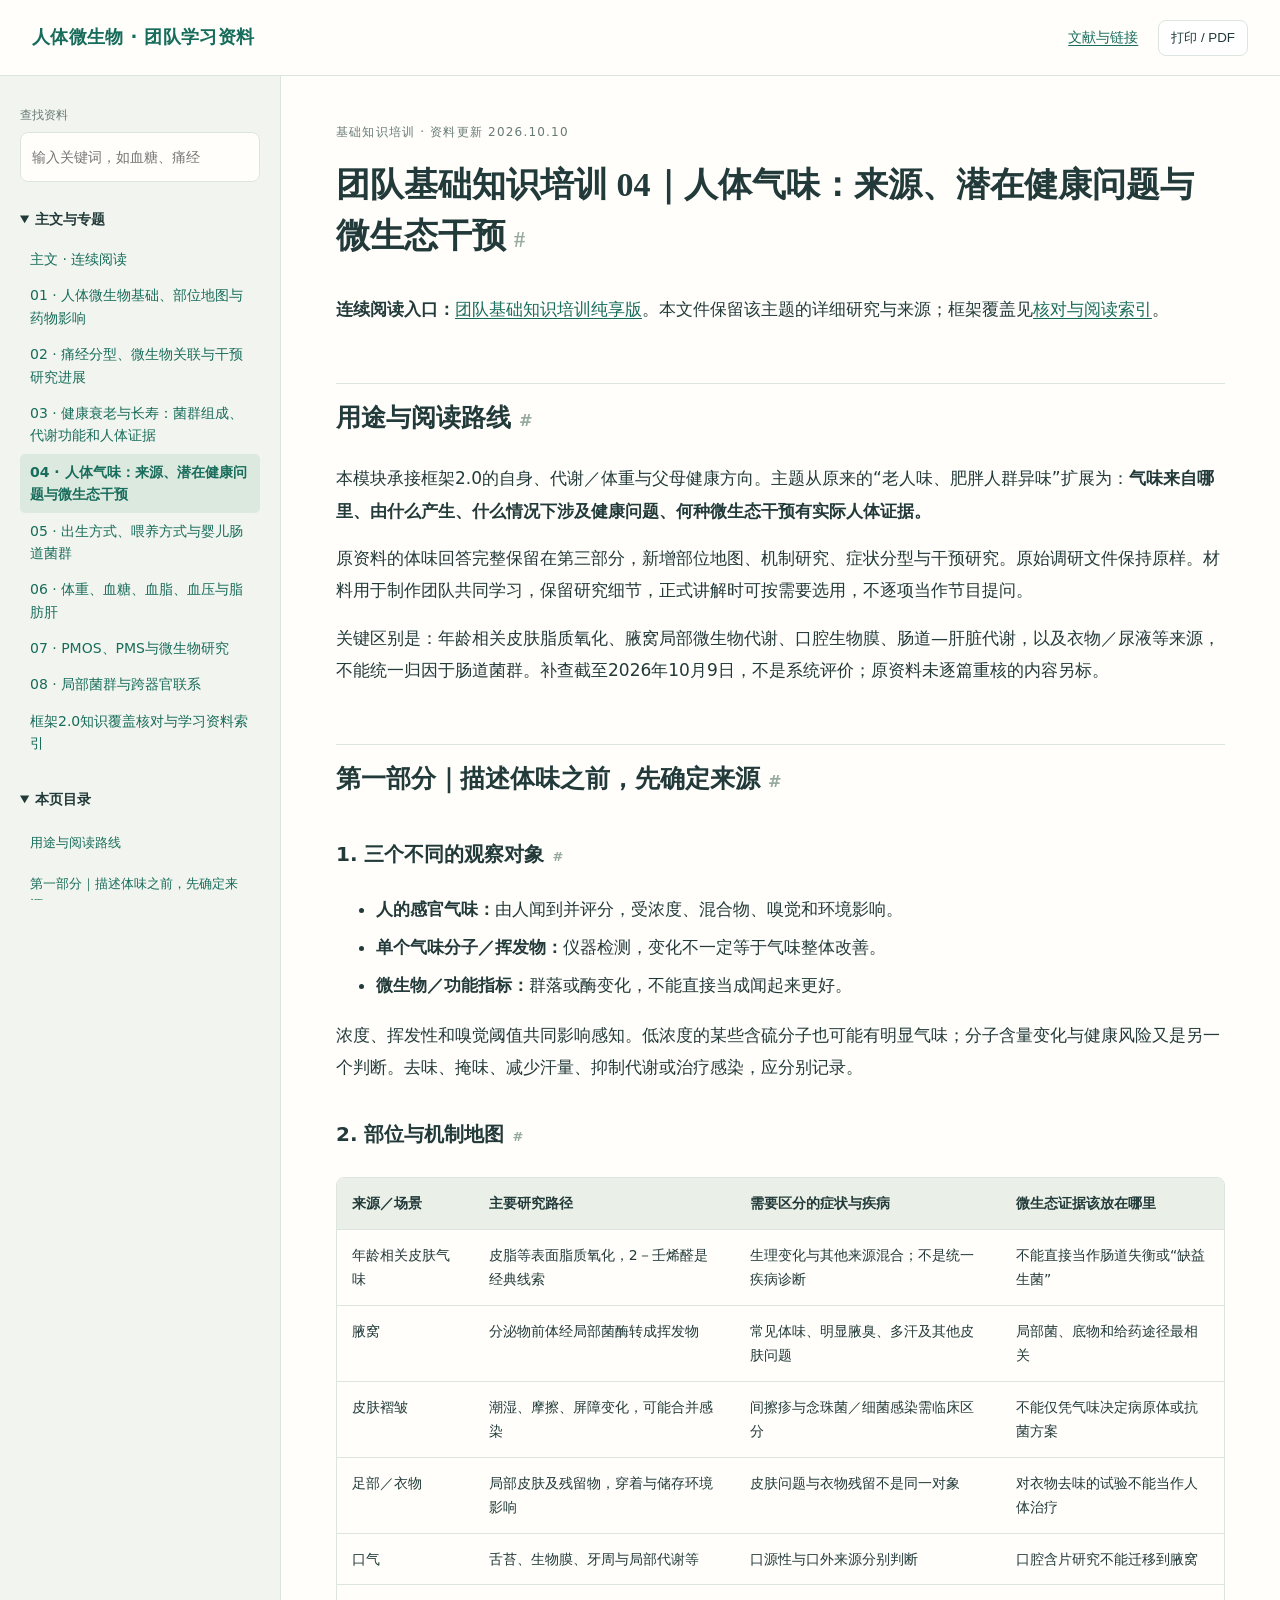
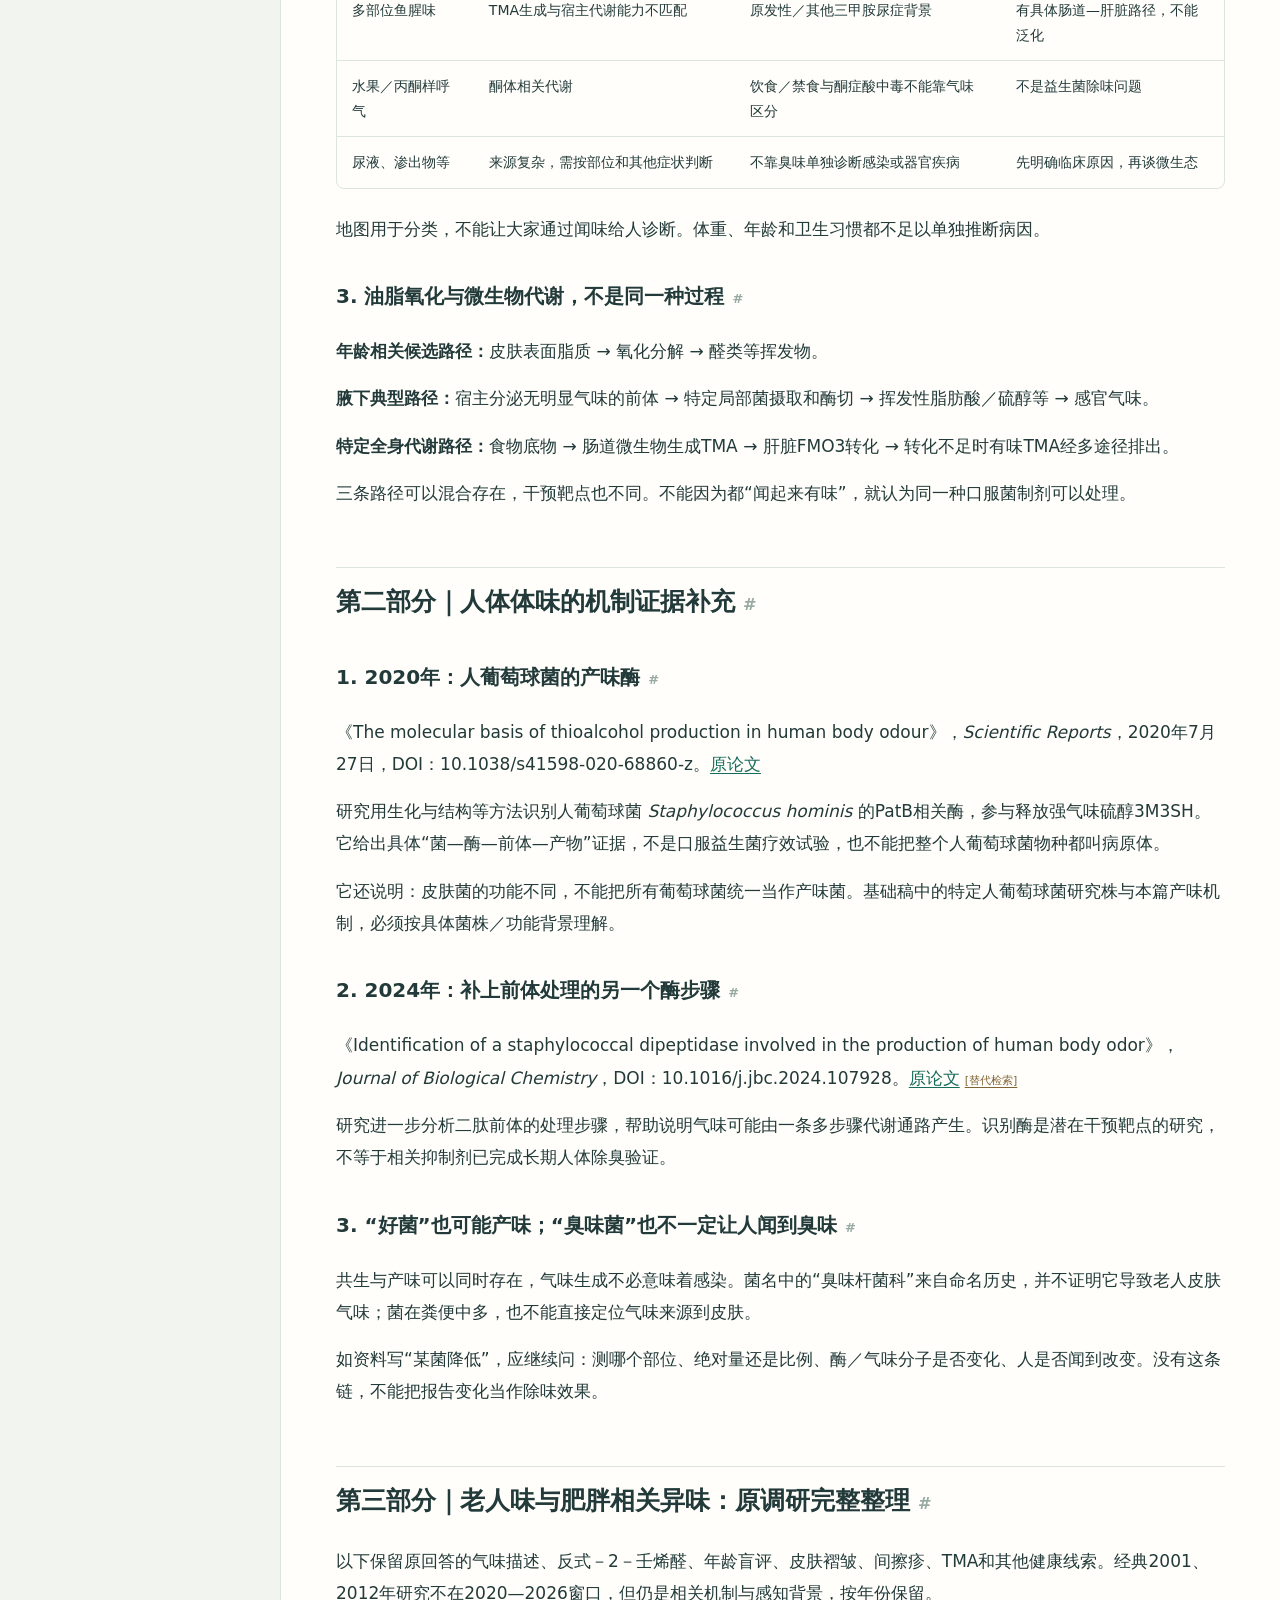
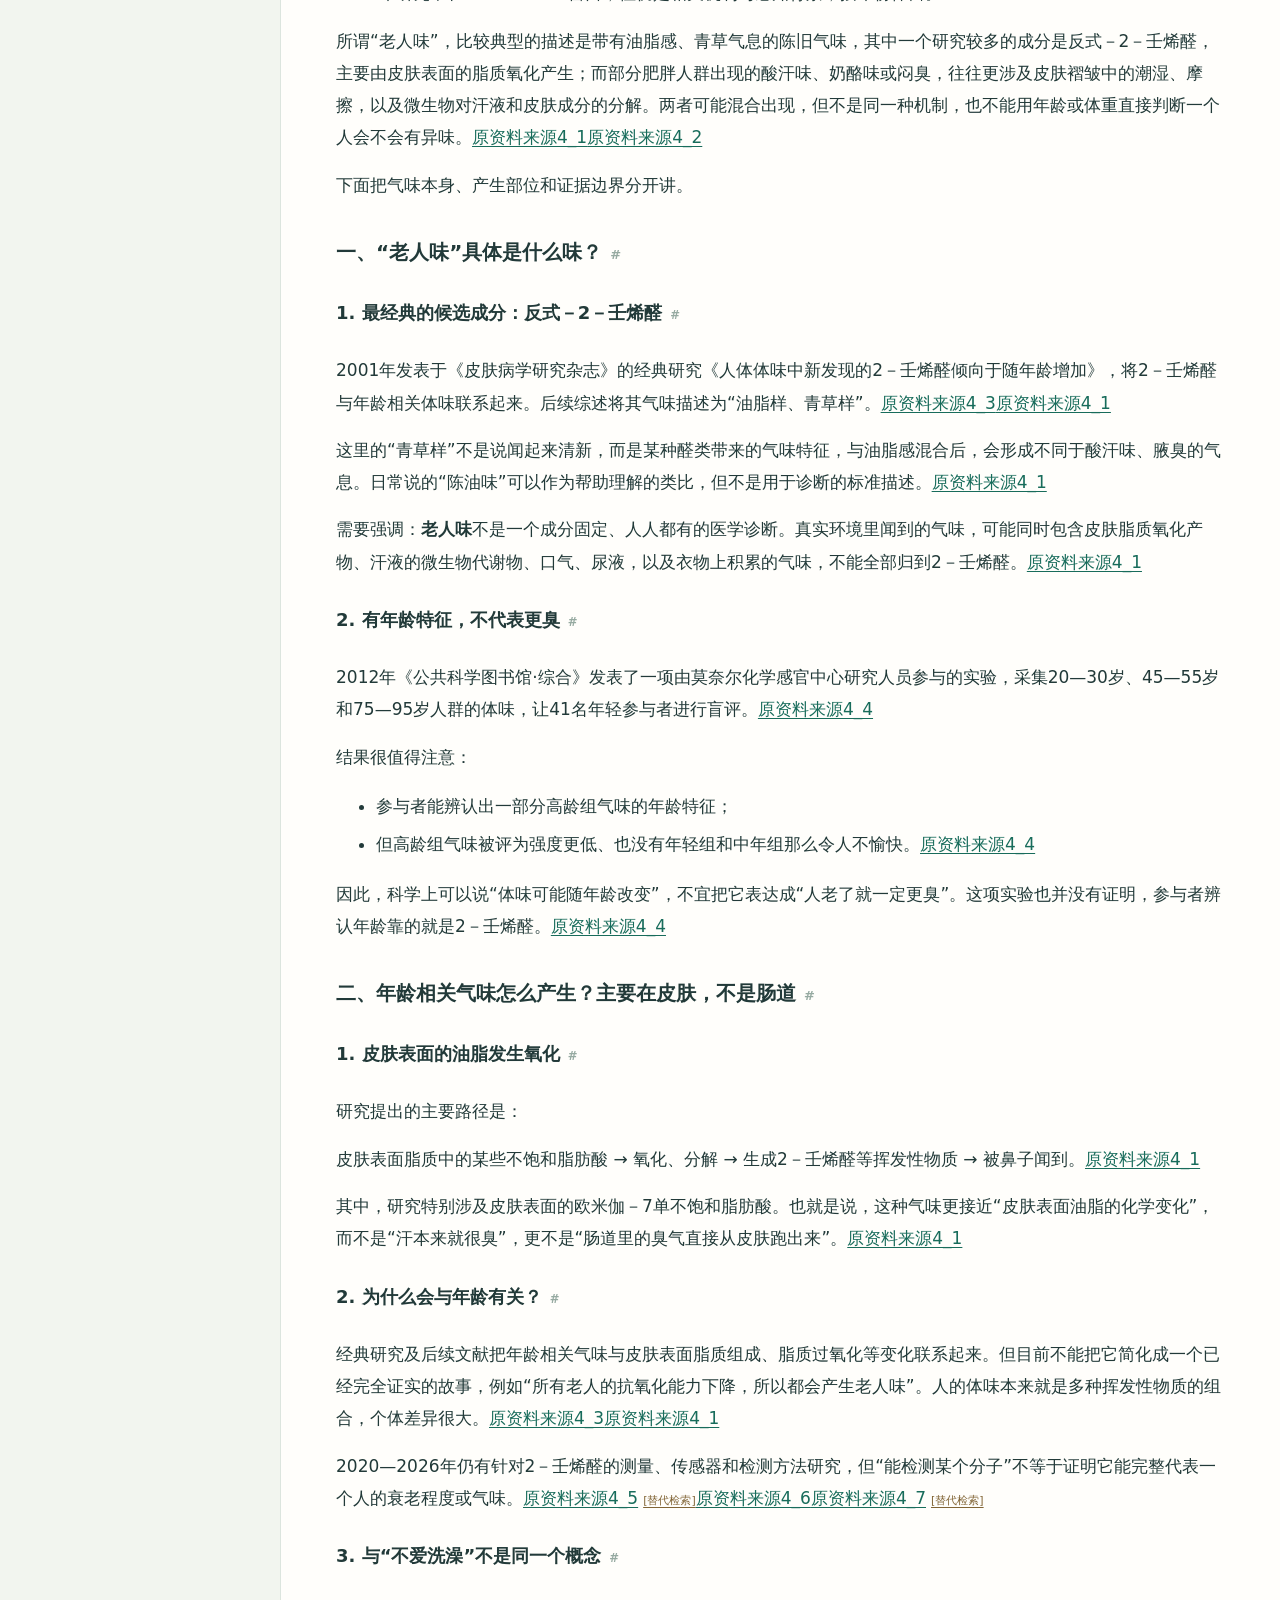
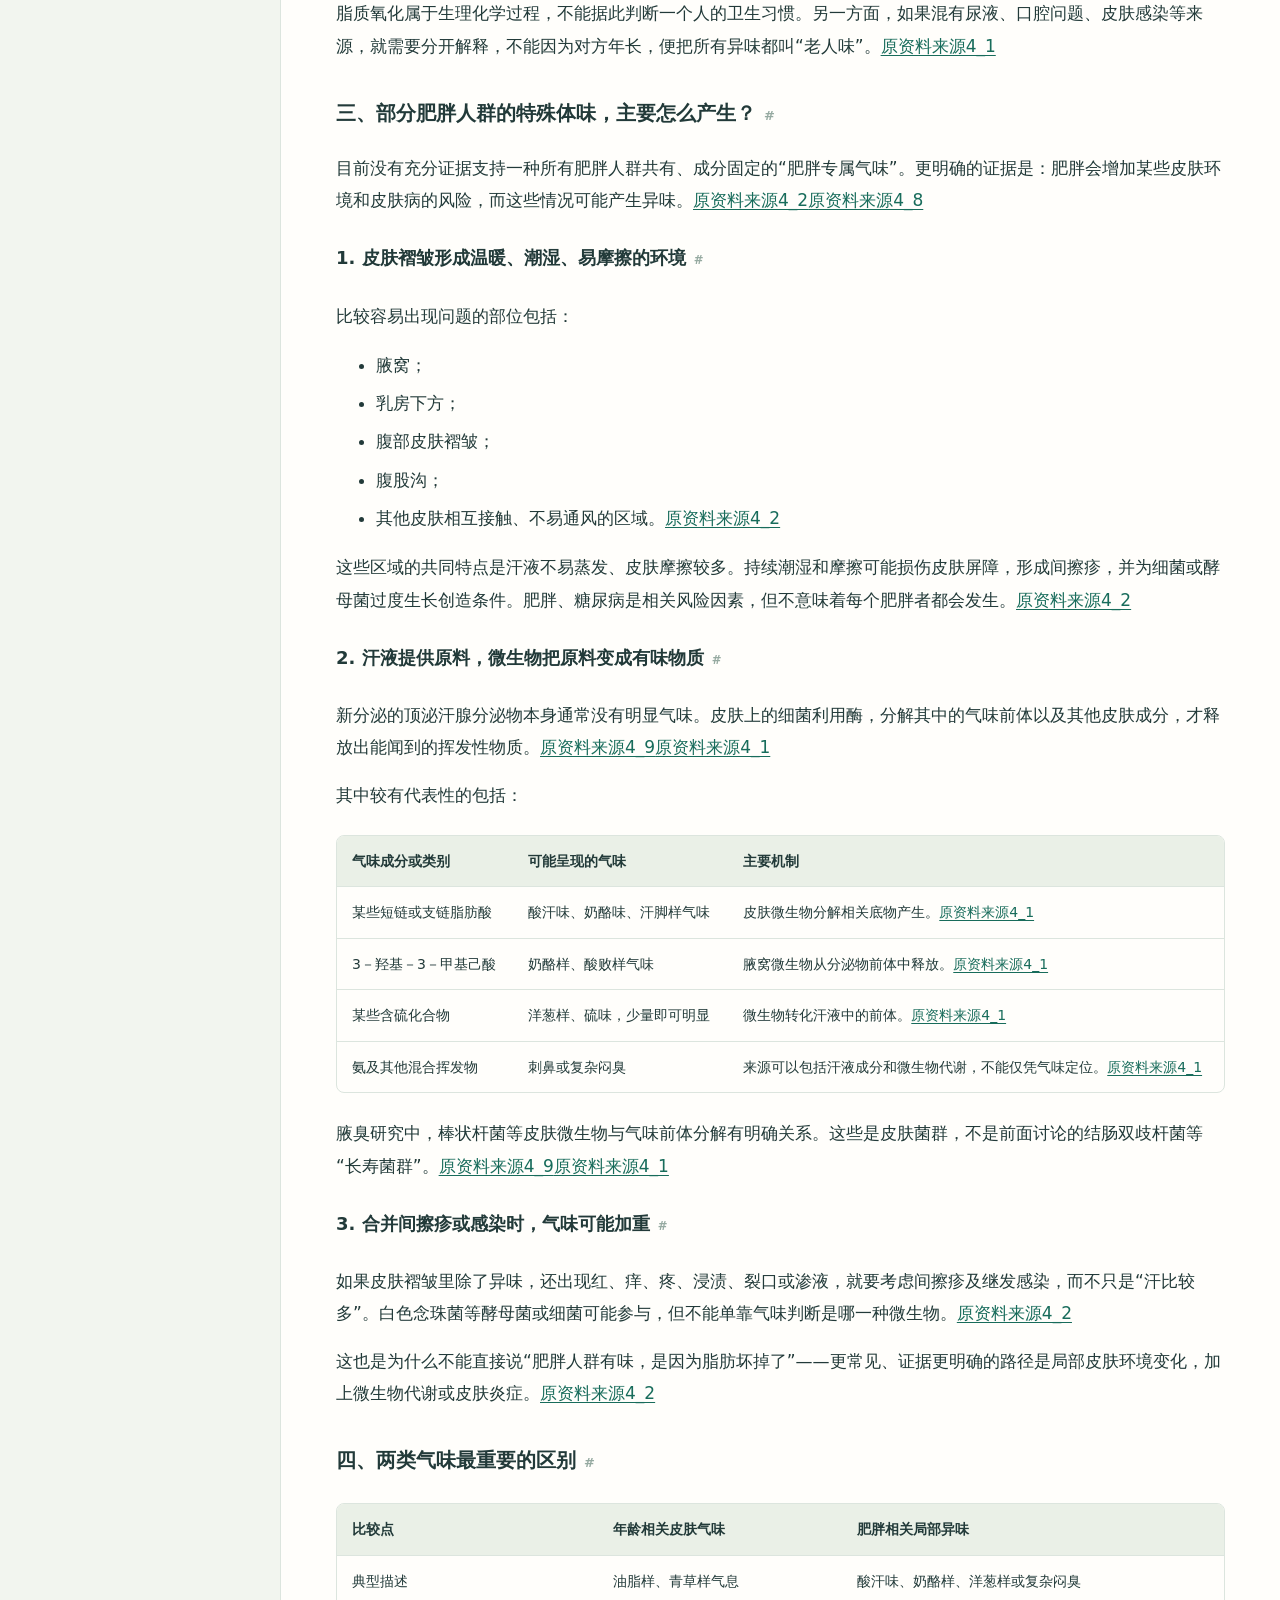
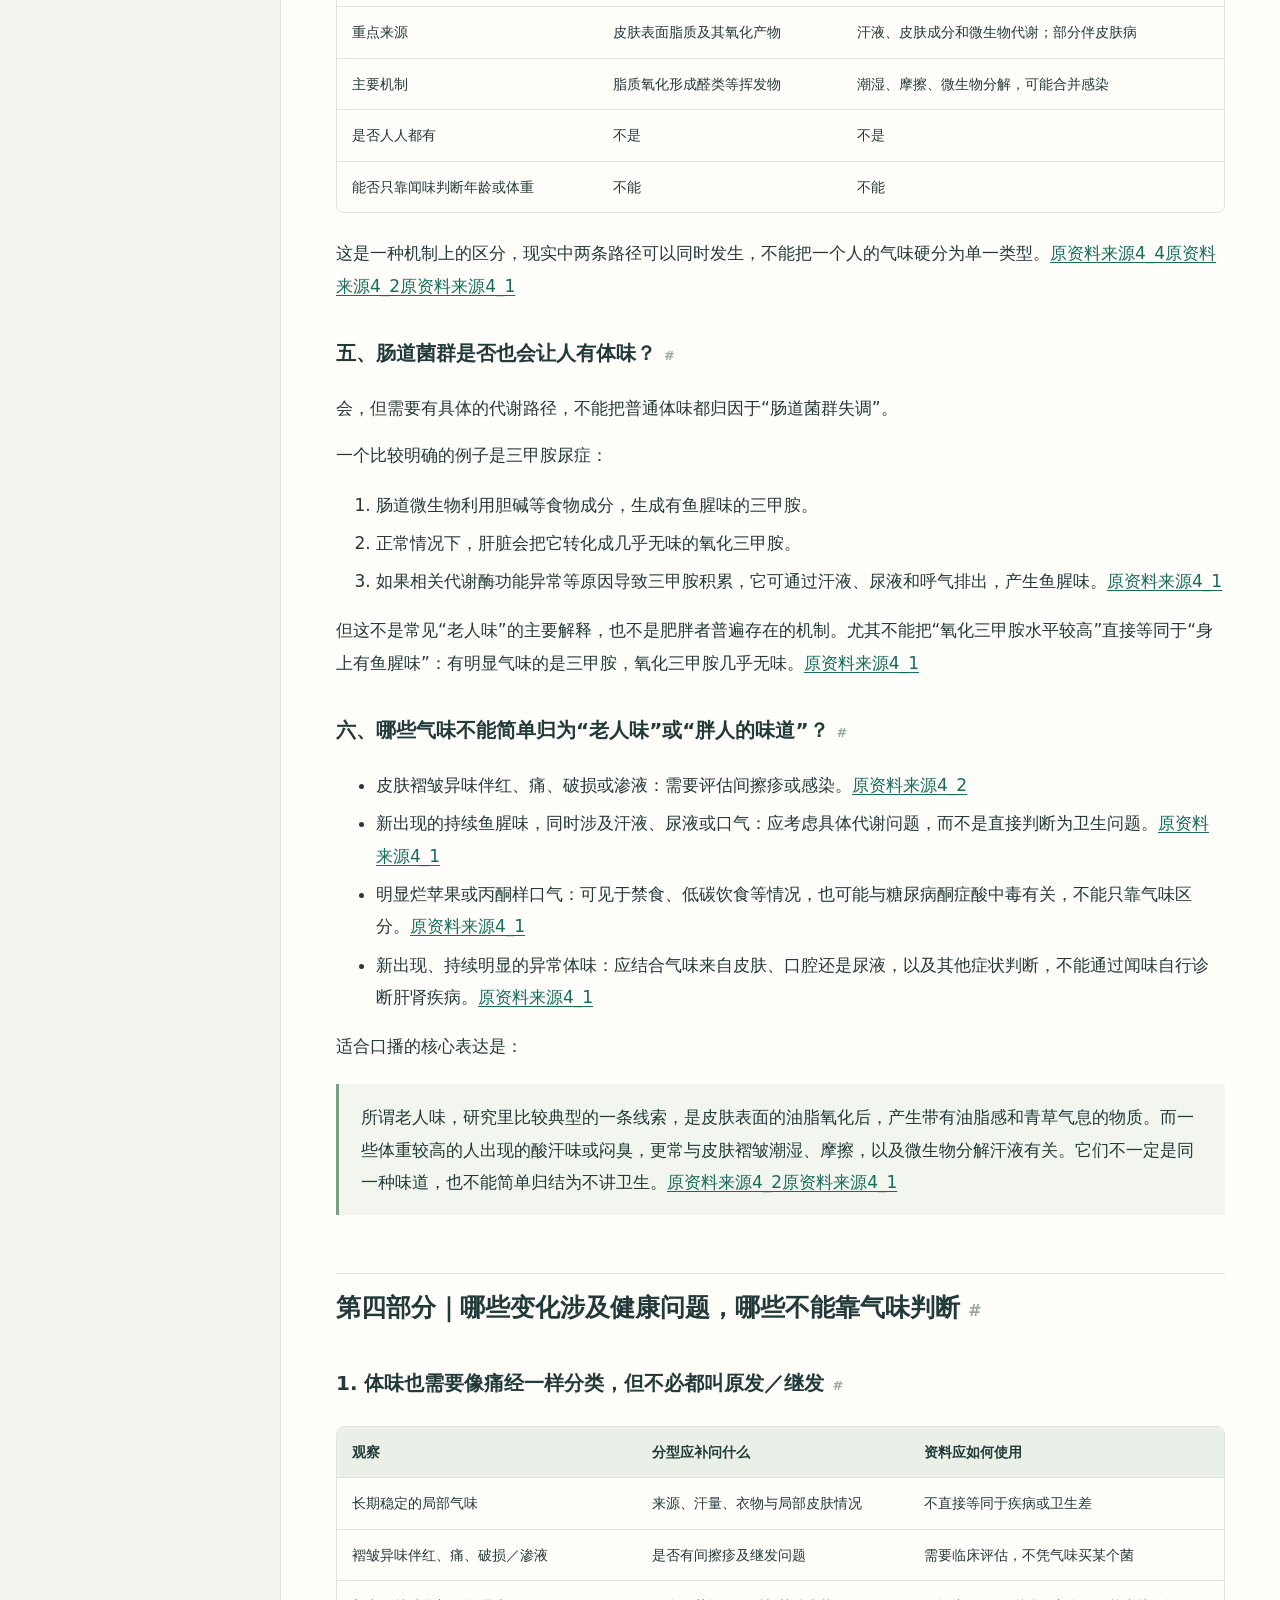
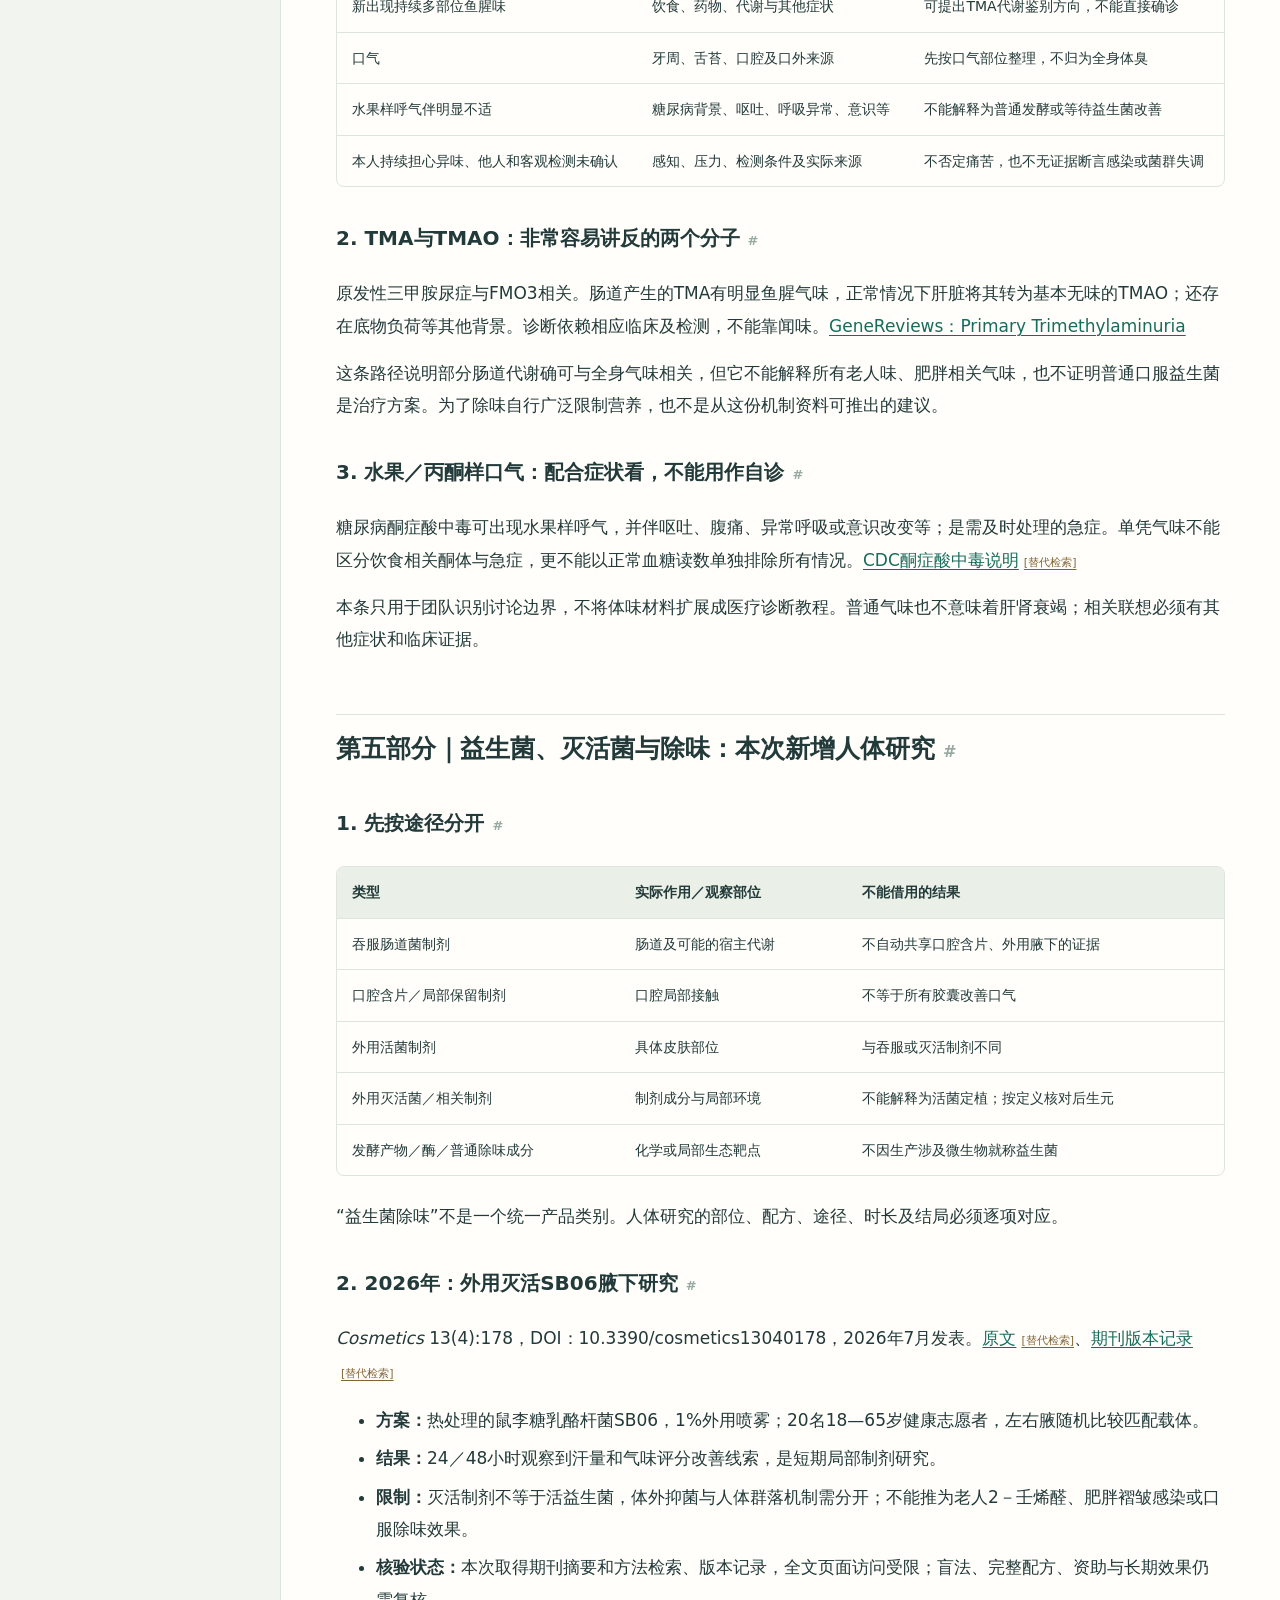
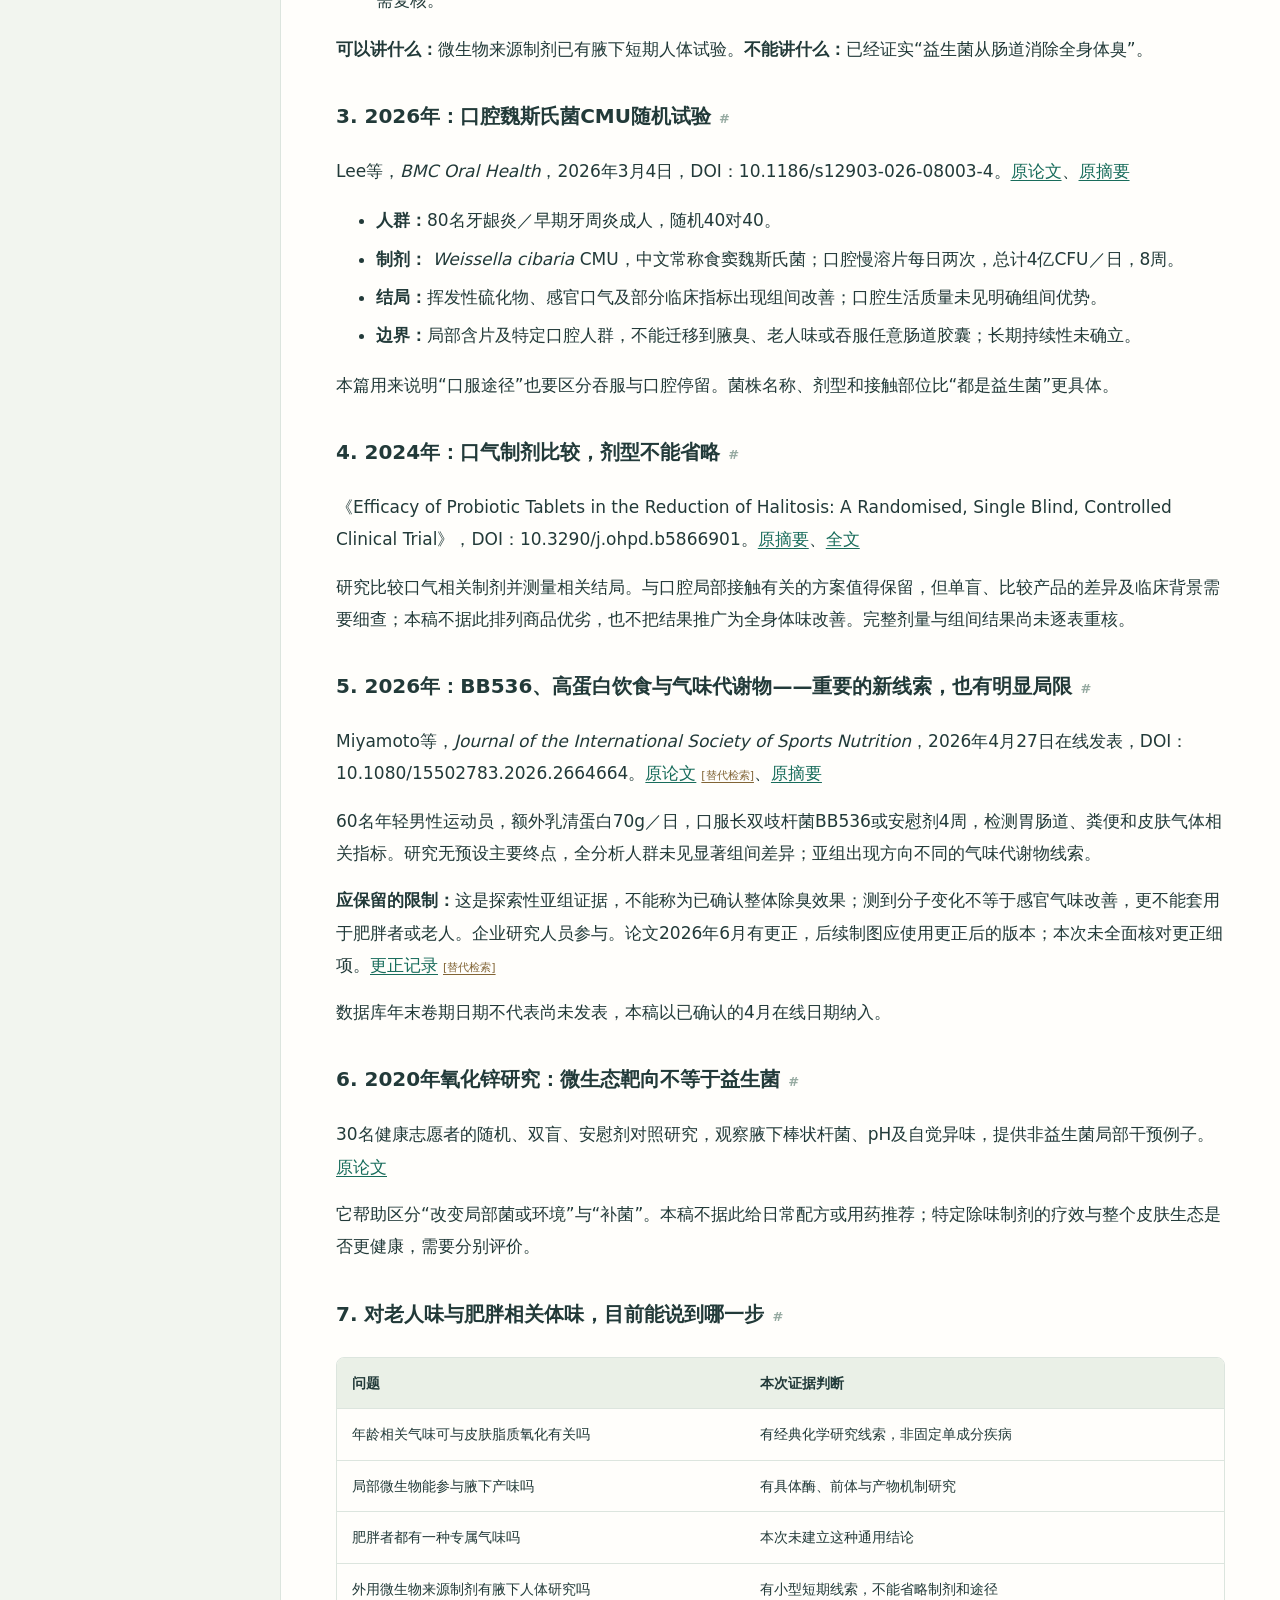
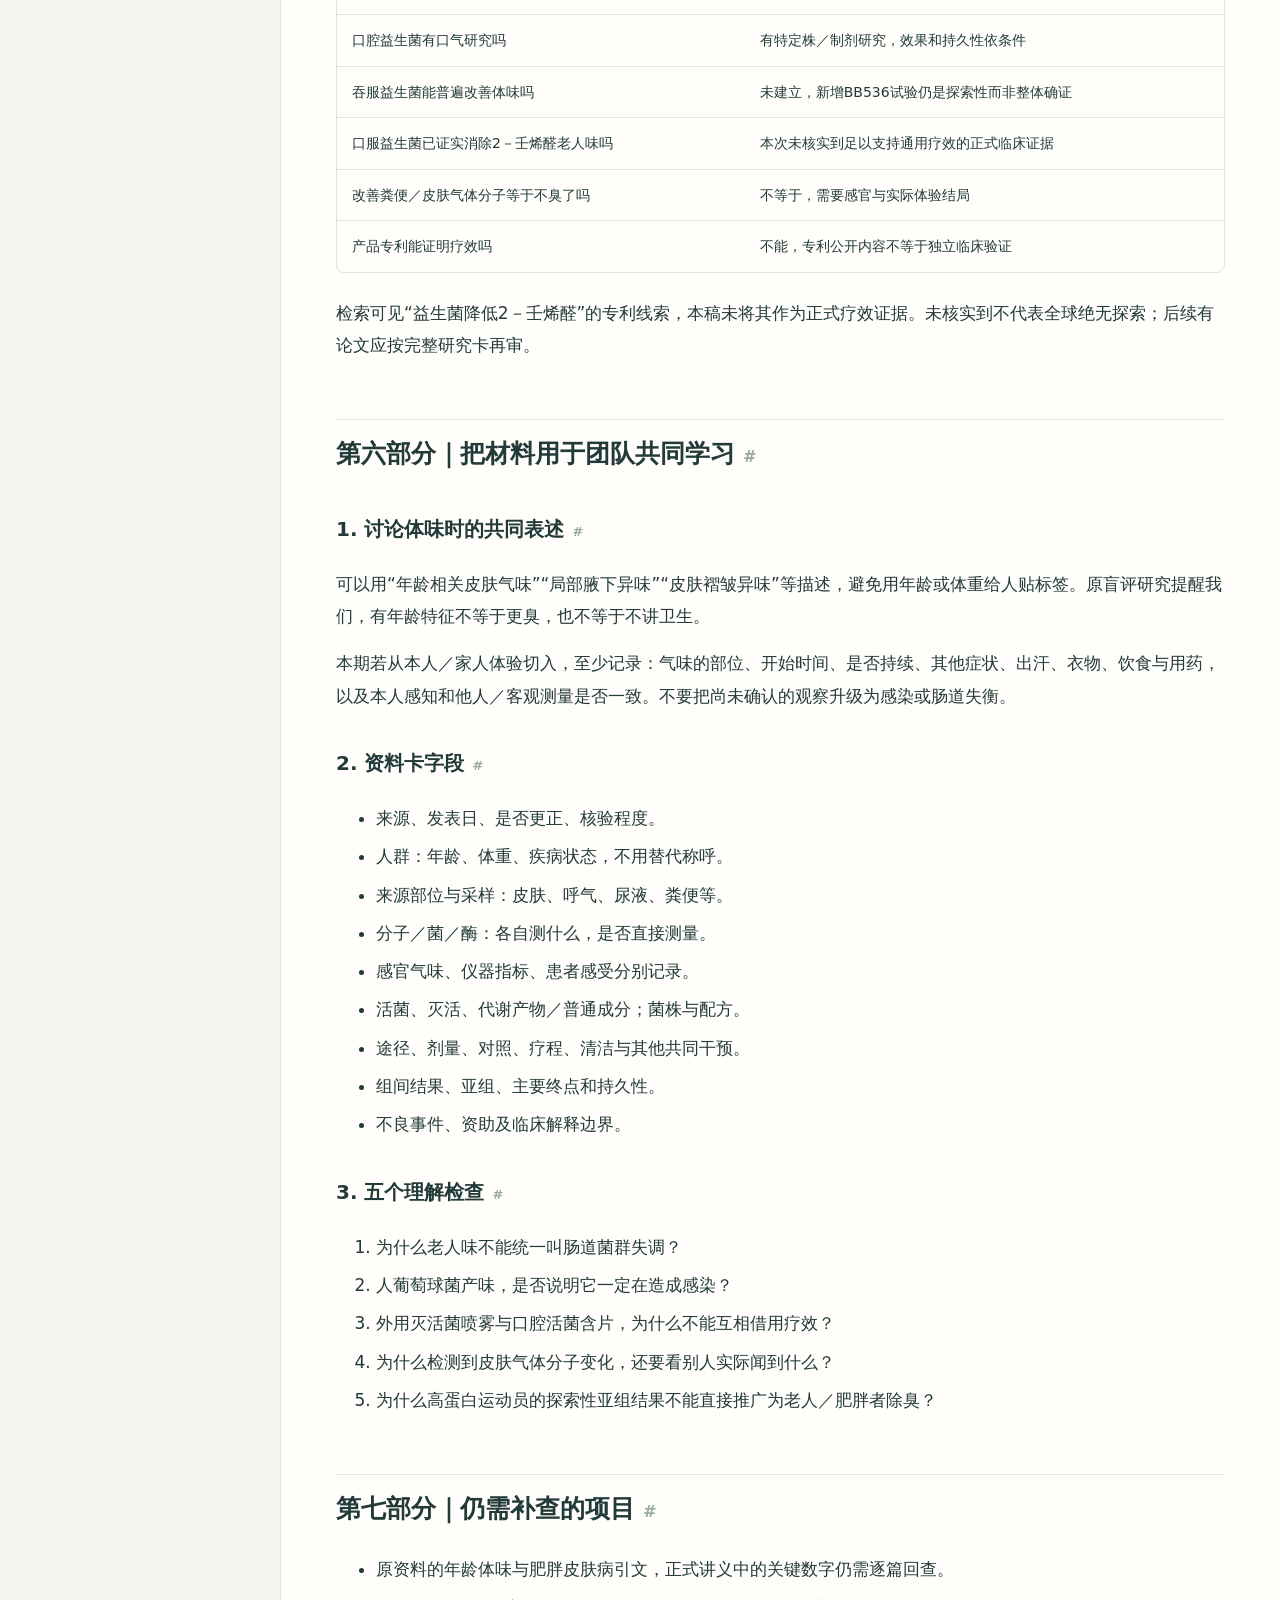
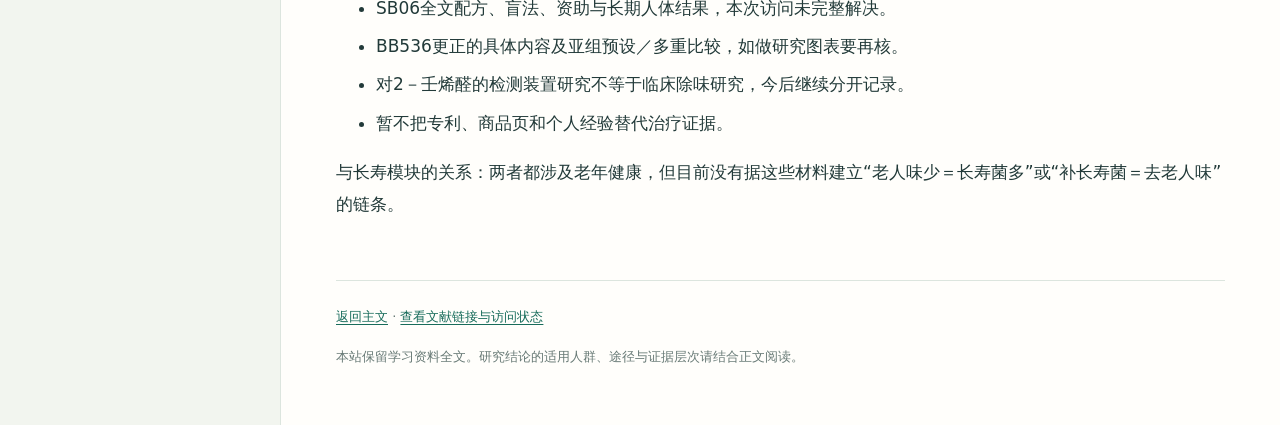
<file: topic-4.html>
<!doctype html><html lang="zh-CN"><head><meta charset="utf-8"><meta name="viewport" content="width=device-width,initial-scale=1"><title>团队基础知识培训 04｜人体气味：来源、潜在健康问题与微生态干预 · 微生物学习资料</title><link rel="stylesheet" href="style.css"></head><body><header><a class="brand" href="index.html">人体微生物 · 团队学习资料</a><div><a href="references.html">文献与链接</a><button onclick="window.print()">打印 / PDF</button></div></header><div class="layout"><aside><label for="search">查找资料</label><input id="search" type="search" placeholder="输入关键词，如血糖、痛经"><div id="results"></div><details class="navigation" open><summary>主文与专题</summary><nav><a href="index.html">主文 · 连续阅读</a><a href="topic-1.html"> 01 · 人体微生物基础、部位地图与药物影响</a><a href="topic-2.html"> 02 · 痛经分型、微生物关联与干预研究进展</a><a href="topic-3.html"> 03 · 健康衰老与长寿：菌群组成、代谢功能和人体证据</a><a href="topic-4.html"> 04 · 人体气味：来源、潜在健康问题与微生态干预</a><a href="topic-5.html"> 05 · 出生方式、喂养方式与婴儿肠道菌群</a><a href="topic-6.html">06 · 体重、血糖、血脂、血压与脂肪肝</a><a href="topic-7.html">07 · PMOS、PMS与微生物研究</a><a href="topic-8.html">08 · 局部菌群与跨器官联系</a><a href="coverage.html">框架2.0知识覆盖核对与学习资料索引</a></nav></details><details class="chapters" open><summary>本页目录</summary><div class="toc">
<ul>
<li><a href="#_1">用途与阅读路线</a></li>
<li><a href="#_2">第一部分｜描述体味之前，先确定来源</a><ul>
<li><a href="#1">1. 三个不同的观察对象</a></li>
<li><a href="#2">2. 部位与机制地图</a></li>
<li><a href="#3">3. 油脂氧化与微生物代谢，不是同一种过程</a></li>
</ul>
</li>
<li><a href="#_3">第二部分｜人体体味的机制证据补充</a><ul>
<li><a href="#1-2020">1. 2020年：人葡萄球菌的产味酶</a></li>
<li><a href="#2-2024">2. 2024年：补上前体处理的另一个酶步骤</a></li>
<li><a href="#3_1">3. “好菌”也可能产味；“臭味菌”也不一定让人闻到臭味</a></li>
</ul>
</li>
<li><a href="#_4">第三部分｜老人味与肥胖相关异味：原调研完整整理</a><ul>
<li><a href="#_5">一、“老人味”具体是什么味？</a></li>
<li><a href="#_6">二、年龄相关气味怎么产生？主要在皮肤，不是肠道</a></li>
<li><a href="#_7">三、部分肥胖人群的特殊体味，主要怎么产生？</a></li>
<li><a href="#_8">四、两类气味最重要的区别</a></li>
<li><a href="#_9">五、肠道菌群是否也会让人有体味？</a></li>
<li><a href="#_10">六、哪些气味不能简单归为“老人味”或“胖人的味道”？</a></li>
</ul>
</li>
<li><a href="#_11">第四部分｜哪些变化涉及健康问题，哪些不能靠气味判断</a><ul>
<li><a href="#1_3">1. 体味也需要像痛经一样分类，但不必都叫原发／继发</a></li>
<li><a href="#2-tmatmao">2. TMA与TMAO：非常容易讲反的两个分子</a></li>
<li><a href="#3_4">3. 水果／丙酮样口气：配合症状看，不能用作自诊</a></li>
</ul>
</li>
<li><a href="#_12">第五部分｜益生菌、灭活菌与除味：本次新增人体研究</a><ul>
<li><a href="#1_4">1. 先按途径分开</a></li>
<li><a href="#2-2026sb06">2. 2026年：外用灭活SB06腋下研究</a></li>
<li><a href="#3-2026cmu">3. 2026年：口腔魏斯氏菌CMU随机试验</a></li>
<li><a href="#4-2024">4. 2024年：口气制剂比较，剂型不能省略</a></li>
<li><a href="#5-2026bb536">5. 2026年：BB536、高蛋白饮食与气味代谢物——重要的新线索，也有明显局限</a></li>
<li><a href="#6-2020">6. 2020年氧化锌研究：微生态靶向不等于益生菌</a></li>
<li><a href="#7">7. 对老人味与肥胖相关体味，目前能说到哪一步</a></li>
</ul>
</li>
<li><a href="#_13">第六部分｜把材料用于团队共同学习</a><ul>
<li><a href="#1_5">1. 讨论体味时的共同表述</a></li>
<li><a href="#2_4">2. 资料卡字段</a></li>
<li><a href="#3_5">3. 五个理解检查</a></li>
</ul>
</li>
<li><a href="#_14">第七部分｜仍需补查的项目</a></li>
</ul>
</div>
</details></aside><main><div class="eyebrow">基础知识培训 · 资料更新 2026.10.10</div><article><h1 id="04">团队基础知识培训 04｜人体气味：来源、潜在健康问题与微生态干预<a class="headerlink" href="#04" title="Permanent link">#</a></h1>
<p><strong>连续阅读入口：</strong><a href="index.html">团队基础知识培训纯享版</a>。本文件保留该主题的详细研究与来源；框架覆盖见<a href="coverage.html">核对与阅读索引</a>。</p>
<h2 id="_1">用途与阅读路线<a class="headerlink" href="#_1" title="Permanent link">#</a></h2>
<p>本模块承接框架2.0的自身、代谢／体重与父母健康方向。主题从原来的“老人味、肥胖人群异味”扩展为：<strong>气味来自哪里、由什么产生、什么情况下涉及健康问题、何种微生态干预有实际人体证据。</strong></p>
<p>原资料的体味回答完整保留在第三部分，新增部位地图、机制研究、症状分型与干预研究。原始调研文件保持原样。材料用于制作团队共同学习，保留研究细节，正式讲解时可按需要选用，不逐项当作节目提问。</p>
<p>关键区别是：年龄相关皮肤脂质氧化、腋窝局部微生物代谢、口腔生物膜、肠道—肝脏代谢，以及衣物／尿液等来源，不能统一归因于肠道菌群。补查截至2026年10月9日，不是系统评价；原资料未逐篇重核的内容另标。</p>
<h2 id="_2">第一部分｜描述体味之前，先确定来源<a class="headerlink" href="#_2" title="Permanent link">#</a></h2>
<h3 id="1">1. 三个不同的观察对象<a class="headerlink" href="#1" title="Permanent link">#</a></h3>
<ul>
<li><strong>人的感官气味：</strong>由人闻到并评分，受浓度、混合物、嗅觉和环境影响。</li>
<li><strong>单个气味分子／挥发物：</strong>仪器检测，变化不一定等于气味整体改善。</li>
<li><strong>微生物／功能指标：</strong>群落或酶变化，不能直接当成闻起来更好。</li>
</ul>
<p>浓度、挥发性和嗅觉阈值共同影响感知。低浓度的某些含硫分子也可能有明显气味；分子含量变化与健康风险又是另一个判断。去味、掩味、减少汗量、抑制代谢或治疗感染，应分别记录。</p>
<h3 id="2">2. 部位与机制地图<a class="headerlink" href="#2" title="Permanent link">#</a></h3>
<table class="data-table">
<thead>
<tr>
<th>来源／场景</th>
<th>主要研究路径</th>
<th>需要区分的症状与疾病</th>
<th>微生态证据该放在哪里</th>
</tr>
</thead>
<tbody>
<tr>
<td>年龄相关皮肤气味</td>
<td>皮脂等表面脂质氧化，2－壬烯醛是经典线索</td>
<td>生理变化与其他来源混合；不是统一疾病诊断</td>
<td>不能直接当作肠道失衡或“缺益生菌”</td>
</tr>
<tr>
<td>腋窝</td>
<td>分泌物前体经局部菌酶转成挥发物</td>
<td>常见体味、明显腋臭、多汗及其他皮肤问题</td>
<td>局部菌、底物和给药途径最相关</td>
</tr>
<tr>
<td>皮肤褶皱</td>
<td>潮湿、摩擦、屏障变化，可能合并感染</td>
<td>间擦疹与念珠菌／细菌感染需临床区分</td>
<td>不能仅凭气味决定病原体或抗菌方案</td>
</tr>
<tr>
<td>足部／衣物</td>
<td>局部皮肤及残留物，穿着与储存环境影响</td>
<td>皮肤问题与衣物残留不是同一对象</td>
<td>对衣物去味的试验不能当作人体治疗</td>
</tr>
<tr>
<td>口气</td>
<td>舌苔、生物膜、牙周与局部代谢等</td>
<td>口源性与口外来源分别判断</td>
<td>口腔含片研究不能迁移到腋窝</td>
</tr>
<tr>
<td>多部位鱼腥味</td>
<td>TMA生成与宿主代谢能力不匹配</td>
<td>原发性／其他三甲胺尿症背景</td>
<td>有具体肠道—肝脏路径，不能泛化</td>
</tr>
<tr>
<td>水果／丙酮样呼气</td>
<td>酮体相关代谢</td>
<td>饮食／禁食与酮症酸中毒不能靠气味区分</td>
<td>不是益生菌除味问题</td>
</tr>
<tr>
<td>尿液、渗出物等</td>
<td>来源复杂，需按部位和其他症状判断</td>
<td>不靠臭味单独诊断感染或器官疾病</td>
<td>先明确临床原因，再谈微生态</td>
</tr>
</tbody>
</table>
<p>地图用于分类，不能让大家通过闻味给人诊断。体重、年龄和卫生习惯都不足以单独推断病因。</p>
<h3 id="3">3. 油脂氧化与微生物代谢，不是同一种过程<a class="headerlink" href="#3" title="Permanent link">#</a></h3>
<p><strong>年龄相关候选路径：</strong>皮肤表面脂质 → 氧化分解 → 醛类等挥发物。</p>
<p><strong>腋下典型路径：</strong>宿主分泌无明显气味的前体 → 特定局部菌摄取和酶切 → 挥发性脂肪酸／硫醇等 → 感官气味。</p>
<p><strong>特定全身代谢路径：</strong>食物底物 → 肠道微生物生成TMA → 肝脏FMO3转化 → 转化不足时有味TMA经多途径排出。</p>
<p>三条路径可以混合存在，干预靶点也不同。不能因为都“闻起来有味”，就认为同一种口服菌制剂可以处理。</p>
<h2 id="_3">第二部分｜人体体味的机制证据补充<a class="headerlink" href="#_3" title="Permanent link">#</a></h2>
<h3 id="1-2020">1. 2020年：人葡萄球菌的产味酶<a class="headerlink" href="#1-2020" title="Permanent link">#</a></h3>
<p>《The molecular basis of thioalcohol production in human body odour》，<em>Scientific Reports</em>，2020年7月27日，DOI：10.1038/s41598-020-68860-z。<a data-external="true" href="https://www.nature.com/articles/s41598-020-68860-z" rel="noopener noreferrer" target="_blank">原论文</a></p>
<p>研究用生化与结构等方法识别人葡萄球菌 <em>Staphylococcus hominis</em> 的PatB相关酶，参与释放强气味硫醇3M3SH。它给出具体“菌—酶—前体—产物”证据，不是口服益生菌疗效试验，也不能把整个人葡萄球菌物种都叫病原体。</p>
<p>它还说明：皮肤菌的功能不同，不能把所有葡萄球菌统一当作产味菌。基础稿中的特定人葡萄球菌研究株与本篇产味机制，必须按具体菌株／功能背景理解。</p>
<h3 id="2-2024">2. 2024年：补上前体处理的另一个酶步骤<a class="headerlink" href="#2-2024" title="Permanent link">#</a></h3>
<p>《Identification of a staphylococcal dipeptidase involved in the production of human body odor》，<em>Journal of Biological Chemistry</em>，DOI：10.1016/j.jbc.2024.107928。<a data-external="true" href="https://www.sciencedirect.com/science/article/pii/S002192582402430X" rel="noopener noreferrer" target="_blank">原论文</a></p>
<p>研究进一步分析二肽前体的处理步骤，帮助说明气味可能由一条多步骤代谢通路产生。识别酶是潜在干预靶点的研究，不等于相关抑制剂已完成长期人体除臭验证。</p>
<h3 id="3_1">3. “好菌”也可能产味；“臭味菌”也不一定让人闻到臭味<a class="headerlink" href="#3_1" title="Permanent link">#</a></h3>
<p>共生与产味可以同时存在，气味生成不必意味着感染。菌名中的“臭味杆菌科”来自命名历史，并不证明它导致老人皮肤气味；菌在粪便中多，也不能直接定位气味来源到皮肤。</p>
<p>如资料写“某菌降低”，应继续问：测哪个部位、绝对量还是比例、酶／气味分子是否变化、人是否闻到改变。没有这条链，不能把报告变化当作除味效果。</p>
<h2 id="_4">第三部分｜老人味与肥胖相关异味：原调研完整整理<a class="headerlink" href="#_4" title="Permanent link">#</a></h2>
<p>以下保留原回答的气味描述、反式－2－壬烯醛、年龄盲评、皮肤褶皱、间擦疹、TMA和其他健康线索。经典2001、2012年研究不在2020—2026窗口，但仍是相关机制与感知背景，按年份保留。</p>
<p>所谓“老人味”，比较典型的描述是带有油脂感、青草气息的陈旧气味，其中一个研究较多的成分是反式－2－壬烯醛，主要由皮肤表面的脂质氧化产生；而部分肥胖人群出现的酸汗味、奶酪味或闷臭，往往更涉及皮肤褶皱中的潮湿、摩擦，以及微生物对汗液和皮肤成分的分解。两者可能混合出现，但不是同一种机制，也不能用年龄或体重直接判断一个人会不会有异味。<a data-external="true" href="https://pmc.ncbi.nlm.nih.gov/articles/PMC7215946/" rel="noopener noreferrer" target="_blank">原资料来源4_1</a><a data-external="true" href="https://www.dovepress.com/recurrent-candidal-intertrigo-challenges-and-solutions-peer-reviewed-article-CCID" rel="noopener noreferrer" target="_blank">原资料来源4_2</a></p>
<p>下面把气味本身、产生部位和证据边界分开讲。</p>
<h3 id="_5">一、“老人味”具体是什么味？<a class="headerlink" href="#_5" title="Permanent link">#</a></h3>
<h4 id="1-2-">1. 最经典的候选成分：反式－2－壬烯醛<a class="headerlink" href="#1-2-" title="Permanent link">#</a></h4>
<p>2001年发表于《皮肤病学研究杂志》的经典研究《人体体味中新发现的2－壬烯醛倾向于随年龄增加》，将2－壬烯醛与年龄相关体味联系起来。后续综述将其气味描述为“油脂样、青草样”。<a data-external="true" href="https://linkinghub.elsevier.com/retrieve/pii/S0022202X15411984" rel="noopener noreferrer" target="_blank">原资料来源4_3</a><a data-external="true" href="https://pmc.ncbi.nlm.nih.gov/articles/PMC7215946/" rel="noopener noreferrer" target="_blank">原资料来源4_1</a></p>
<p>这里的“青草样”不是说闻起来清新，而是某种醛类带来的气味特征，与油脂感混合后，会形成不同于酸汗味、腋臭的气息。日常说的“陈油味”可以作为帮助理解的类比，但不是用于诊断的标准描述。<a data-external="true" href="https://pmc.ncbi.nlm.nih.gov/articles/PMC7215946/" rel="noopener noreferrer" target="_blank">原资料来源4_1</a></p>
<p>需要强调：<strong>老人味</strong>不是一个成分固定、人人都有的医学诊断。真实环境里闻到的气味，可能同时包含皮肤脂质氧化产物、汗液的微生物代谢物、口气、尿液，以及衣物上积累的气味，不能全部归到2－壬烯醛。<a data-external="true" href="https://pmc.ncbi.nlm.nih.gov/articles/PMC7215946/" rel="noopener noreferrer" target="_blank">原资料来源4_1</a></p>
<h4 id="2_1">2. 有年龄特征，不代表更臭<a class="headerlink" href="#2_1" title="Permanent link">#</a></h4>
<p>2012年《公共科学图书馆·综合》发表了一项由莫奈尔化学感官中心研究人员参与的实验，采集20—30岁、45—55岁和75—95岁人群的体味，让41名年轻参与者进行盲评。<a data-external="true" href="https://dx.plos.org/10.1371/journal.pone.0038110" rel="noopener noreferrer" target="_blank">原资料来源4_4</a></p>
<p>结果很值得注意：</p>
<ul>
<li>参与者能辨认出一部分高龄组气味的年龄特征；</li>
<li>但高龄组气味被评为强度更低、也没有年轻组和中年组那么令人不愉快。<a data-external="true" href="https://dx.plos.org/10.1371/journal.pone.0038110" rel="noopener noreferrer" target="_blank">原资料来源4_4</a></li>
</ul>
<p>因此，科学上可以说“体味可能随年龄改变”，不宜把它表达成“人老了就一定更臭”。这项实验也并没有证明，参与者辨认年龄靠的就是2－壬烯醛。<a data-external="true" href="https://dx.plos.org/10.1371/journal.pone.0038110" rel="noopener noreferrer" target="_blank">原资料来源4_4</a></p>
<h3 id="_6">二、年龄相关气味怎么产生？主要在皮肤，不是肠道<a class="headerlink" href="#_6" title="Permanent link">#</a></h3>
<h4 id="1_1">1. 皮肤表面的油脂发生氧化<a class="headerlink" href="#1_1" title="Permanent link">#</a></h4>
<p>研究提出的主要路径是：</p>
<p>皮肤表面脂质中的某些不饱和脂肪酸 → 氧化、分解 → 生成2－壬烯醛等挥发性物质 → 被鼻子闻到。<a data-external="true" href="https://pmc.ncbi.nlm.nih.gov/articles/PMC7215946/" rel="noopener noreferrer" target="_blank">原资料来源4_1</a></p>
<p>其中，研究特别涉及皮肤表面的欧米伽－7单不饱和脂肪酸。也就是说，这种气味更接近“皮肤表面油脂的化学变化”，而不是“汗本来就很臭”，更不是“肠道里的臭气直接从皮肤跑出来”。<a data-external="true" href="https://pmc.ncbi.nlm.nih.gov/articles/PMC7215946/" rel="noopener noreferrer" target="_blank">原资料来源4_1</a></p>
<h4 id="2_2">2. 为什么会与年龄有关？<a class="headerlink" href="#2_2" title="Permanent link">#</a></h4>
<p>经典研究及后续文献把年龄相关气味与皮肤表面脂质组成、脂质过氧化等变化联系起来。但目前不能把它简化成一个已经完全证实的故事，例如“所有老人的抗氧化能力下降，所以都会产生老人味”。人的体味本来就是多种挥发性物质的组合，个体差异很大。<a data-external="true" href="https://linkinghub.elsevier.com/retrieve/pii/S0022202X15411984" rel="noopener noreferrer" target="_blank">原资料来源4_3</a><a data-external="true" href="https://pmc.ncbi.nlm.nih.gov/articles/PMC7215946/" rel="noopener noreferrer" target="_blank">原资料来源4_1</a></p>
<p>2020—2026年仍有针对2－壬烯醛的测量、传感器和检测方法研究，但“能检测某个分子”不等于证明它能完整代表一个人的衰老程度或气味。<a data-external="true" href="https://www.mdpi.com/1424-8220/23/13/5857" rel="noopener noreferrer" target="_blank">原资料来源4_5</a><a data-external="true" href="https://link.springer.com/10.1007/s12257-026-00302-5" rel="noopener noreferrer" target="_blank">原资料来源4_6</a><a data-external="true" href="https://pubs.acs.org/doi/10.1021/acssensors.3c01888" rel="noopener noreferrer" target="_blank">原资料来源4_7</a></p>
<h4 id="3_2">3. 与“不爱洗澡”不是同一个概念<a class="headerlink" href="#3_2" title="Permanent link">#</a></h4>
<p>脂质氧化属于生理化学过程，不能据此判断一个人的卫生习惯。另一方面，如果混有尿液、口腔问题、皮肤感染等来源，就需要分开解释，不能因为对方年长，便把所有异味都叫“老人味”。<a data-external="true" href="https://pmc.ncbi.nlm.nih.gov/articles/PMC7215946/" rel="noopener noreferrer" target="_blank">原资料来源4_1</a></p>
<h3 id="_7">三、部分肥胖人群的特殊体味，主要怎么产生？<a class="headerlink" href="#_7" title="Permanent link">#</a></h3>
<p>目前没有充分证据支持一种所有肥胖人群共有、成分固定的“肥胖专属气味”。更明确的证据是：肥胖会增加某些皮肤环境和皮肤病的风险，而这些情况可能产生异味。<a data-external="true" href="https://www.dovepress.com/recurrent-candidal-intertrigo-challenges-and-solutions-peer-reviewed-article-CCID" rel="noopener noreferrer" target="_blank">原资料来源4_2</a><a data-external="true" href="https://link.springer.com/10.1007/s12024-023-00721-3" rel="noopener noreferrer" target="_blank">原资料来源4_8</a></p>
<h4 id="1_2">1. 皮肤褶皱形成温暖、潮湿、易摩擦的环境<a class="headerlink" href="#1_2" title="Permanent link">#</a></h4>
<p>比较容易出现问题的部位包括：</p>
<ul>
<li>腋窝；</li>
<li>乳房下方；</li>
<li>腹部皮肤褶皱；</li>
<li>腹股沟；</li>
<li>其他皮肤相互接触、不易通风的区域。<a data-external="true" href="https://www.dovepress.com/recurrent-candidal-intertrigo-challenges-and-solutions-peer-reviewed-article-CCID" rel="noopener noreferrer" target="_blank">原资料来源4_2</a></li>
</ul>
<p>这些区域的共同特点是汗液不易蒸发、皮肤摩擦较多。持续潮湿和摩擦可能损伤皮肤屏障，形成间擦疹，并为细菌或酵母菌过度生长创造条件。肥胖、糖尿病是相关风险因素，但不意味着每个肥胖者都会发生。<a data-external="true" href="https://www.dovepress.com/recurrent-candidal-intertrigo-challenges-and-solutions-peer-reviewed-article-CCID" rel="noopener noreferrer" target="_blank">原资料来源4_2</a></p>
<h4 id="2_3">2. 汗液提供原料，微生物把原料变成有味物质<a class="headerlink" href="#2_3" title="Permanent link">#</a></h4>
<p>新分泌的顶泌汗腺分泌物本身通常没有明显气味。皮肤上的细菌利用酶，分解其中的气味前体以及其他皮肤成分，才释放出能闻到的挥发性物质。<a data-external="true" href="https://pmc.ncbi.nlm.nih.gov/articles/PMC4316401/" rel="noopener noreferrer" target="_blank">原资料来源4_9</a><a data-external="true" href="https://pmc.ncbi.nlm.nih.gov/articles/PMC7215946/" rel="noopener noreferrer" target="_blank">原资料来源4_1</a></p>
<p>其中较有代表性的包括：</p>
<table class="data-table">
<thead>
<tr>
<th style="text-align: left;">气味成分或类别</th>
<th style="text-align: left;">可能呈现的气味</th>
<th style="text-align: left;">主要机制</th>
</tr>
</thead>
<tbody>
<tr>
<td style="text-align: left;">某些短链或支链脂肪酸</td>
<td style="text-align: left;">酸汗味、奶酪味、汗脚样气味</td>
<td style="text-align: left;">皮肤微生物分解相关底物产生。<a data-external="true" href="https://pmc.ncbi.nlm.nih.gov/articles/PMC7215946/" rel="noopener noreferrer" target="_blank">原资料来源4_1</a></td>
</tr>
<tr>
<td style="text-align: left;">3－羟基－3－甲基己酸</td>
<td style="text-align: left;">奶酪样、酸败样气味</td>
<td style="text-align: left;">腋窝微生物从分泌物前体中释放。<a data-external="true" href="https://pmc.ncbi.nlm.nih.gov/articles/PMC7215946/" rel="noopener noreferrer" target="_blank">原资料来源4_1</a></td>
</tr>
<tr>
<td style="text-align: left;">某些含硫化合物</td>
<td style="text-align: left;">洋葱样、硫味，少量即可明显</td>
<td style="text-align: left;">微生物转化汗液中的前体。<a data-external="true" href="https://pmc.ncbi.nlm.nih.gov/articles/PMC7215946/" rel="noopener noreferrer" target="_blank">原资料来源4_1</a></td>
</tr>
<tr>
<td style="text-align: left;">氨及其他混合挥发物</td>
<td style="text-align: left;">刺鼻或复杂闷臭</td>
<td style="text-align: left;">来源可以包括汗液成分和微生物代谢，不能仅凭气味定位。<a data-external="true" href="https://pmc.ncbi.nlm.nih.gov/articles/PMC7215946/" rel="noopener noreferrer" target="_blank">原资料来源4_1</a></td>
</tr>
</tbody>
</table>
<p>腋臭研究中，棒状杆菌等皮肤微生物与气味前体分解有明确关系。这些是皮肤菌群，不是前面讨论的结肠双歧杆菌等“长寿菌群”。<a data-external="true" href="https://pmc.ncbi.nlm.nih.gov/articles/PMC4316401/" rel="noopener noreferrer" target="_blank">原资料来源4_9</a><a data-external="true" href="https://pmc.ncbi.nlm.nih.gov/articles/PMC7215946/" rel="noopener noreferrer" target="_blank">原资料来源4_1</a></p>
<h4 id="3_3">3. 合并间擦疹或感染时，气味可能加重<a class="headerlink" href="#3_3" title="Permanent link">#</a></h4>
<p>如果皮肤褶皱里除了异味，还出现红、痒、疼、浸渍、裂口或渗液，就要考虑间擦疹及继发感染，而不只是“汗比较多”。白色念珠菌等酵母菌或细菌可能参与，但不能单靠气味判断是哪一种微生物。<a data-external="true" href="https://www.dovepress.com/recurrent-candidal-intertrigo-challenges-and-solutions-peer-reviewed-article-CCID" rel="noopener noreferrer" target="_blank">原资料来源4_2</a></p>
<p>这也是为什么不能直接说“肥胖人群有味，是因为脂肪坏掉了”——更常见、证据更明确的路径是局部皮肤环境变化，加上微生物代谢或皮肤炎症。<a data-external="true" href="https://www.dovepress.com/recurrent-candidal-intertrigo-challenges-and-solutions-peer-reviewed-article-CCID" rel="noopener noreferrer" target="_blank">原资料来源4_2</a></p>
<h3 id="_8">四、两类气味最重要的区别<a class="headerlink" href="#_8" title="Permanent link">#</a></h3>
<table class="data-table">
<thead>
<tr>
<th style="text-align: left;">比较点</th>
<th style="text-align: left;">年龄相关皮肤气味</th>
<th style="text-align: left;">肥胖相关局部异味</th>
</tr>
</thead>
<tbody>
<tr>
<td style="text-align: left;">典型描述</td>
<td style="text-align: left;">油脂样、青草样气息</td>
<td style="text-align: left;">酸汗味、奶酪样、洋葱样或复杂闷臭</td>
</tr>
<tr>
<td style="text-align: left;">重点来源</td>
<td style="text-align: left;">皮肤表面脂质及其氧化产物</td>
<td style="text-align: left;">汗液、皮肤成分和微生物代谢；部分伴皮肤病</td>
</tr>
<tr>
<td style="text-align: left;">主要机制</td>
<td style="text-align: left;">脂质氧化形成醛类等挥发物</td>
<td style="text-align: left;">潮湿、摩擦、微生物分解，可能合并感染</td>
</tr>
<tr>
<td style="text-align: left;">是否人人都有</td>
<td style="text-align: left;">不是</td>
<td style="text-align: left;">不是</td>
</tr>
<tr>
<td style="text-align: left;">能否只靠闻味判断年龄或体重</td>
<td style="text-align: left;">不能</td>
<td style="text-align: left;">不能</td>
</tr>
</tbody>
</table>
<p>这是一种机制上的区分，现实中两条路径可以同时发生，不能把一个人的气味硬分为单一类型。<a data-external="true" href="https://dx.plos.org/10.1371/journal.pone.0038110" rel="noopener noreferrer" target="_blank">原资料来源4_4</a><a data-external="true" href="https://www.dovepress.com/recurrent-candidal-intertrigo-challenges-and-solutions-peer-reviewed-article-CCID" rel="noopener noreferrer" target="_blank">原资料来源4_2</a><a data-external="true" href="https://pmc.ncbi.nlm.nih.gov/articles/PMC7215946/" rel="noopener noreferrer" target="_blank">原资料来源4_1</a></p>
<h3 id="_9">五、肠道菌群是否也会让人有体味？<a class="headerlink" href="#_9" title="Permanent link">#</a></h3>
<p>会，但需要有具体的代谢路径，不能把普通体味都归因于“肠道菌群失调”。</p>
<p>一个比较明确的例子是三甲胺尿症：</p>
<ol>
<li>肠道微生物利用胆碱等食物成分，生成有鱼腥味的三甲胺。</li>
<li>正常情况下，肝脏会把它转化成几乎无味的氧化三甲胺。</li>
<li>如果相关代谢酶功能异常等原因导致三甲胺积累，它可通过汗液、尿液和呼气排出，产生鱼腥味。<a data-external="true" href="https://pmc.ncbi.nlm.nih.gov/articles/PMC7215946/" rel="noopener noreferrer" target="_blank">原资料来源4_1</a></li>
</ol>
<p>但这不是常见“老人味”的主要解释，也不是肥胖者普遍存在的机制。尤其不能把“氧化三甲胺水平较高”直接等同于“身上有鱼腥味”：有明显气味的是三甲胺，氧化三甲胺几乎无味。<a data-external="true" href="https://pmc.ncbi.nlm.nih.gov/articles/PMC7215946/" rel="noopener noreferrer" target="_blank">原资料来源4_1</a></p>
<h3 id="_10">六、哪些气味不能简单归为“老人味”或“胖人的味道”？<a class="headerlink" href="#_10" title="Permanent link">#</a></h3>
<ul>
<li>皮肤褶皱异味伴红、痛、破损或渗液：需要评估间擦疹或感染。<a data-external="true" href="https://www.dovepress.com/recurrent-candidal-intertrigo-challenges-and-solutions-peer-reviewed-article-CCID" rel="noopener noreferrer" target="_blank">原资料来源4_2</a></li>
<li>新出现的持续鱼腥味，同时涉及汗液、尿液或口气：应考虑具体代谢问题，而不是直接判断为卫生问题。<a data-external="true" href="https://pmc.ncbi.nlm.nih.gov/articles/PMC7215946/" rel="noopener noreferrer" target="_blank">原资料来源4_1</a></li>
<li>明显烂苹果或丙酮样口气：可见于禁食、低碳饮食等情况，也可能与糖尿病酮症酸中毒有关，不能只靠气味区分。<a data-external="true" href="https://pmc.ncbi.nlm.nih.gov/articles/PMC7215946/" rel="noopener noreferrer" target="_blank">原资料来源4_1</a></li>
<li>新出现、持续明显的异常体味：应结合气味来自皮肤、口腔还是尿液，以及其他症状判断，不能通过闻味自行诊断肝肾疾病。<a data-external="true" href="https://pmc.ncbi.nlm.nih.gov/articles/PMC7215946/" rel="noopener noreferrer" target="_blank">原资料来源4_1</a></li>
</ul>
<p>适合口播的核心表达是：</p>
<blockquote>
<p>所谓老人味，研究里比较典型的一条线索，是皮肤表面的油脂氧化后，产生带有油脂感和青草气息的物质。而一些体重较高的人出现的酸汗味或闷臭，更常与皮肤褶皱潮湿、摩擦，以及微生物分解汗液有关。它们不一定是同一种味道，也不能简单归结为不讲卫生。<a data-external="true" href="https://www.dovepress.com/recurrent-candidal-intertrigo-challenges-and-solutions-peer-reviewed-article-CCID" rel="noopener noreferrer" target="_blank">原资料来源4_2</a><a data-external="true" href="https://pmc.ncbi.nlm.nih.gov/articles/PMC7215946/" rel="noopener noreferrer" target="_blank">原资料来源4_1</a></p>
</blockquote>
<h2 id="_11">第四部分｜哪些变化涉及健康问题，哪些不能靠气味判断<a class="headerlink" href="#_11" title="Permanent link">#</a></h2>
<h3 id="1_3">1. 体味也需要像痛经一样分类，但不必都叫原发／继发<a class="headerlink" href="#1_3" title="Permanent link">#</a></h3>
<table class="data-table">
<thead>
<tr>
<th>观察</th>
<th>分型应补问什么</th>
<th>资料应如何使用</th>
</tr>
</thead>
<tbody>
<tr>
<td>长期稳定的局部气味</td>
<td>来源、汗量、衣物与局部皮肤情况</td>
<td>不直接等同于疾病或卫生差</td>
</tr>
<tr>
<td>褶皱异味伴红、痛、破损／渗液</td>
<td>是否有间擦疹及继发问题</td>
<td>需要临床评估，不凭气味买某个菌</td>
</tr>
<tr>
<td>新出现持续多部位鱼腥味</td>
<td>饮食、药物、代谢与其他症状</td>
<td>可提出TMA代谢鉴别方向，不能直接确诊</td>
</tr>
<tr>
<td>口气</td>
<td>牙周、舌苔、口腔及口外来源</td>
<td>先按口气部位整理，不归为全身体臭</td>
</tr>
<tr>
<td>水果样呼气伴明显不适</td>
<td>糖尿病背景、呕吐、呼吸异常、意识等</td>
<td>不能解释为普通发酵或等待益生菌改善</td>
</tr>
<tr>
<td>本人持续担心异味、他人和客观检测未确认</td>
<td>感知、压力、检测条件及实际来源</td>
<td>不否定痛苦，也不无证据断言感染或菌群失调</td>
</tr>
</tbody>
</table>
<h3 id="2-tmatmao">2. TMA与TMAO：非常容易讲反的两个分子<a class="headerlink" href="#2-tmatmao" title="Permanent link">#</a></h3>
<p>原发性三甲胺尿症与FMO3相关。肠道产生的TMA有明显鱼腥气味，正常情况下肝脏将其转为基本无味的TMAO；还存在底物负荷等其他背景。诊断依赖相应临床及检测，不能靠闻味。<a data-external="true" href="https://www.ncbi.nlm.nih.gov/books/NBK1103/" rel="noopener noreferrer" target="_blank">GeneReviews：Primary Trimethylaminuria</a></p>
<p>这条路径说明部分肠道代谢确可与全身气味相关，但它不能解释所有老人味、肥胖相关气味，也不证明普通口服益生菌是治疗方案。为了除味自行广泛限制营养，也不是从这份机制资料可推出的建议。</p>
<h3 id="3_4">3. 水果／丙酮样口气：配合症状看，不能用作自诊<a class="headerlink" href="#3_4" title="Permanent link">#</a></h3>
<p>糖尿病酮症酸中毒可出现水果样呼气，并伴呕吐、腹痛、异常呼吸或意识改变等；是需及时处理的急症。单凭气味不能区分饮食相关酮体与急症，更不能以正常血糖读数单独排除所有情况。<a data-external="true" href="https://www.cdc.gov/diabetes/about/diabetic-ketoacidosis.html" rel="noopener noreferrer" target="_blank">CDC酮症酸中毒说明</a></p>
<p>本条只用于团队识别讨论边界，不将体味材料扩展成医疗诊断教程。普通气味也不意味着肝肾衰竭；相关联想必须有其他症状和临床证据。</p>
<h2 id="_12">第五部分｜益生菌、灭活菌与除味：本次新增人体研究<a class="headerlink" href="#_12" title="Permanent link">#</a></h2>
<h3 id="1_4">1. 先按途径分开<a class="headerlink" href="#1_4" title="Permanent link">#</a></h3>
<table class="data-table">
<thead>
<tr>
<th>类型</th>
<th>实际作用／观察部位</th>
<th>不能借用的结果</th>
</tr>
</thead>
<tbody>
<tr>
<td>吞服肠道菌制剂</td>
<td>肠道及可能的宿主代谢</td>
<td>不自动共享口腔含片、外用腋下的证据</td>
</tr>
<tr>
<td>口腔含片／局部保留制剂</td>
<td>口腔局部接触</td>
<td>不等于所有胶囊改善口气</td>
</tr>
<tr>
<td>外用活菌制剂</td>
<td>具体皮肤部位</td>
<td>与吞服或灭活制剂不同</td>
</tr>
<tr>
<td>外用灭活菌／相关制剂</td>
<td>制剂成分与局部环境</td>
<td>不能解释为活菌定植；按定义核对后生元</td>
</tr>
<tr>
<td>发酵产物／酶／普通除味成分</td>
<td>化学或局部生态靶点</td>
<td>不因生产涉及微生物就称益生菌</td>
</tr>
</tbody>
</table>
<p>“益生菌除味”不是一个统一产品类别。人体研究的部位、配方、途径、时长及结局必须逐项对应。</p>
<h3 id="2-2026sb06">2. 2026年：外用灭活SB06腋下研究<a class="headerlink" href="#2-2026sb06" title="Permanent link">#</a></h3>
<p><em>Cosmetics</em> 13(4):178，DOI：10.3390/cosmetics13040178，2026年7月发表。<a data-external="true" href="https://www.mdpi.com/2079-9284/13/4/178" rel="noopener noreferrer" target="_blank">原文</a>、<a data-external="true" href="https://www.mdpi.com/2079-9284/13/4/178/notes" rel="noopener noreferrer" target="_blank">期刊版本记录</a></p>
<ul>
<li><strong>方案：</strong>热处理的鼠李糖乳酪杆菌SB06，1%外用喷雾；20名18—65岁健康志愿者，左右腋随机比较匹配载体。</li>
<li><strong>结果：</strong>24／48小时观察到汗量和气味评分改善线索，是短期局部制剂研究。</li>
<li><strong>限制：</strong>灭活制剂不等于活益生菌，体外抑菌与人体群落机制需分开；不能推为老人2－壬烯醛、肥胖褶皱感染或口服除味效果。</li>
<li><strong>核验状态：</strong>本次取得期刊摘要和方法检索、版本记录，全文页面访问受限；盲法、完整配方、资助与长期效果仍需复核。</li>
</ul>
<p><strong>可以讲什么：</strong>微生物来源制剂已有腋下短期人体试验。<strong>不能讲什么：</strong>已经证实“益生菌从肠道消除全身体臭”。</p>
<h3 id="3-2026cmu">3. 2026年：口腔魏斯氏菌CMU随机试验<a class="headerlink" href="#3-2026cmu" title="Permanent link">#</a></h3>
<p>Lee等，<em>BMC Oral Health</em>，2026年3月4日，DOI：10.1186/s12903-026-08003-4。<a data-external="true" href="https://link.springer.com/article/10.1186/s12903-026-08003-4" rel="noopener noreferrer" target="_blank">原论文</a>、<a data-external="true" href="https://pubmed.ncbi.nlm.nih.gov/41782083/" rel="noopener noreferrer" target="_blank">原摘要</a></p>
<ul>
<li><strong>人群：</strong>80名牙龈炎／早期牙周炎成人，随机40对40。</li>
<li><strong>制剂：</strong> <em>Weissella cibaria</em> CMU，中文常称食窦魏斯氏菌；口腔慢溶片每日两次，总计4亿CFU／日，8周。</li>
<li><strong>结局：</strong>挥发性硫化物、感官口气及部分临床指标出现组间改善；口腔生活质量未见明确组间优势。</li>
<li><strong>边界：</strong>局部含片及特定口腔人群，不能迁移到腋臭、老人味或吞服任意肠道胶囊；长期持续性未确立。</li>
</ul>
<p>本篇用来说明“口服途径”也要区分吞服与口腔停留。菌株名称、剂型和接触部位比“都是益生菌”更具体。</p>
<h3 id="4-2024">4. 2024年：口气制剂比较，剂型不能省略<a class="headerlink" href="#4-2024" title="Permanent link">#</a></h3>
<p>《Efficacy of Probiotic Tablets in the Reduction of Halitosis: A Randomised, Single Blind, Controlled Clinical Trial》，DOI：10.3290/j.ohpd.b5866901。<a data-external="true" href="https://pubmed.ncbi.nlm.nih.gov/39625350/" rel="noopener noreferrer" target="_blank">原摘要</a>、<a data-external="true" href="https://pmc.ncbi.nlm.nih.gov/articles/PMC12094102/" rel="noopener noreferrer" target="_blank">全文</a></p>
<p>研究比较口气相关制剂并测量相关结局。与口腔局部接触有关的方案值得保留，但单盲、比较产品的差异及临床背景需要细查；本稿不据此排列商品优劣，也不把结果推广为全身体味改善。完整剂量与组间结果尚未逐表重核。</p>
<h3 id="5-2026bb536">5. 2026年：BB536、高蛋白饮食与气味代谢物——重要的新线索，也有明显局限<a class="headerlink" href="#5-2026bb536" title="Permanent link">#</a></h3>
<p>Miyamoto等，<em>Journal of the International Society of Sports Nutrition</em>，2026年4月27日在线发表，DOI：10.1080/15502783.2026.2664664。<a data-external="true" href="https://doi.org/10.1080/15502783.2026.2664664" rel="noopener noreferrer" target="_blank">原论文</a>、<a data-external="true" href="https://pubmed.ncbi.nlm.nih.gov/42046285/" rel="noopener noreferrer" target="_blank">原摘要</a></p>
<p>60名年轻男性运动员，额外乳清蛋白70g／日，口服长双歧杆菌BB536或安慰剂4周，检测胃肠道、粪便和皮肤气体相关指标。研究无预设主要终点，全分析人群未见显著组间差异；亚组出现方向不同的气味代谢物线索。</p>
<p><strong>应保留的限制：</strong>这是探索性亚组证据，不能称为已确认整体除臭效果；测到分子变化不等于感官气味改善，更不能套用于肥胖者或老人。企业研究人员参与。论文2026年6月有更正，后续制图应使用更正后的版本；本次未全面核对更正细项。<a data-external="true" href="https://doi.org/10.1080/15502783.2026.2696056" rel="noopener noreferrer" target="_blank">更正记录</a></p>
<p>数据库年末卷期日期不代表尚未发表，本稿以已确认的4月在线日期纳入。</p>
<h3 id="6-2020">6. 2020年氧化锌研究：微生态靶向不等于益生菌<a class="headerlink" href="#6-2020" title="Permanent link">#</a></h3>
<p>30名健康志愿者的随机、双盲、安慰剂对照研究，观察腋下棒状杆菌、pH及自觉异味，提供非益生菌局部干预例子。<a data-external="true" href="https://pmc.ncbi.nlm.nih.gov/articles/PMC9137363/" rel="noopener noreferrer" target="_blank">原论文</a></p>
<p>它帮助区分“改变局部菌或环境”与“补菌”。本稿不据此给日常配方或用药推荐；特定除味制剂的疗效与整个皮肤生态是否更健康，需要分别评价。</p>
<h3 id="7">7. 对老人味与肥胖相关体味，目前能说到哪一步<a class="headerlink" href="#7" title="Permanent link">#</a></h3>
<table class="data-table">
<thead>
<tr>
<th>问题</th>
<th>本次证据判断</th>
</tr>
</thead>
<tbody>
<tr>
<td>年龄相关气味可与皮肤脂质氧化有关吗</td>
<td>有经典化学研究线索，非固定单成分疾病</td>
</tr>
<tr>
<td>局部微生物能参与腋下产味吗</td>
<td>有具体酶、前体与产物机制研究</td>
</tr>
<tr>
<td>肥胖者都有一种专属气味吗</td>
<td>本次未建立这种通用结论</td>
</tr>
<tr>
<td>外用微生物来源制剂有腋下人体研究吗</td>
<td>有小型短期线索，不能省略制剂和途径</td>
</tr>
<tr>
<td>口腔益生菌有口气研究吗</td>
<td>有特定株／制剂研究，效果和持久性依条件</td>
</tr>
<tr>
<td>吞服益生菌能普遍改善体味吗</td>
<td>未建立，新增BB536试验仍是探索性而非整体确证</td>
</tr>
<tr>
<td>口服益生菌已证实消除2－壬烯醛老人味吗</td>
<td>本次未核实到足以支持通用疗效的正式临床证据</td>
</tr>
<tr>
<td>改善粪便／皮肤气体分子等于不臭了吗</td>
<td>不等于，需要感官与实际体验结局</td>
</tr>
<tr>
<td>产品专利能证明疗效吗</td>
<td>不能，专利公开内容不等于独立临床验证</td>
</tr>
</tbody>
</table>
<p>检索可见“益生菌降低2－壬烯醛”的专利线索，本稿未将其作为正式疗效证据。未核实到不代表全球绝无探索；后续有论文应按完整研究卡再审。</p>
<h2 id="_13">第六部分｜把材料用于团队共同学习<a class="headerlink" href="#_13" title="Permanent link">#</a></h2>
<h3 id="1_5">1. 讨论体味时的共同表述<a class="headerlink" href="#1_5" title="Permanent link">#</a></h3>
<p>可以用“年龄相关皮肤气味”“局部腋下异味”“皮肤褶皱异味”等描述，避免用年龄或体重给人贴标签。原盲评研究提醒我们，有年龄特征不等于更臭，也不等于不讲卫生。</p>
<p>本期若从本人／家人体验切入，至少记录：气味的部位、开始时间、是否持续、其他症状、出汗、衣物、饮食与用药，以及本人感知和他人／客观测量是否一致。不要把尚未确认的观察升级为感染或肠道失衡。</p>
<h3 id="2_4">2. 资料卡字段<a class="headerlink" href="#2_4" title="Permanent link">#</a></h3>
<ul>
<li>来源、发表日、是否更正、核验程度。</li>
<li>人群：年龄、体重、疾病状态，不用替代称呼。</li>
<li>来源部位与采样：皮肤、呼气、尿液、粪便等。</li>
<li>分子／菌／酶：各自测什么，是否直接测量。</li>
<li>感官气味、仪器指标、患者感受分别记录。</li>
<li>活菌、灭活、代谢产物／普通成分；菌株与配方。</li>
<li>途径、剂量、对照、疗程、清洁与其他共同干预。</li>
<li>组间结果、亚组、主要终点和持久性。</li>
<li>不良事件、资助及临床解释边界。</li>
</ul>
<h3 id="3_5">3. 五个理解检查<a class="headerlink" href="#3_5" title="Permanent link">#</a></h3>
<ol>
<li>为什么老人味不能统一叫肠道菌群失调？</li>
<li>人葡萄球菌产味，是否说明它一定在造成感染？</li>
<li>外用灭活菌喷雾与口腔活菌含片，为什么不能互相借用疗效？</li>
<li>为什么检测到皮肤气体分子变化，还要看别人实际闻到什么？</li>
<li>为什么高蛋白运动员的探索性亚组结果不能直接推广为老人／肥胖者除臭？</li>
</ol>
<h2 id="_14">第七部分｜仍需补查的项目<a class="headerlink" href="#_14" title="Permanent link">#</a></h2>
<ul>
<li>原资料的年龄体味与肥胖皮肤病引文，正式讲义中的关键数字仍需逐篇回查。</li>
<li>SB06全文配方、盲法、资助与长期人体结果，本次访问未完整解决。</li>
<li>BB536更正的具体内容及亚组预设／多重比较，如做研究图表要再核。</li>
<li>对2－壬烯醛的检测装置研究不等于临床除味研究，今后继续分开记录。</li>
<li>暂不把专利、商品页和个人经验替代治疗证据。</li>
</ul>
<p>与长寿模块的关系：两者都涉及老年健康，但目前没有据这些材料建立“老人味少＝长寿菌多”或“补长寿菌＝去老人味”的链条。</p></article><footer><a href="index.html">返回主文</a> · <a href="references.html">查看文献链接与访问状态</a><p>本站保留学习资料全文。研究结论的适用人群、途径与证据层次请结合正文阅读。</p></footer></main></div><script src="app.js"></script></body></html>
</file>
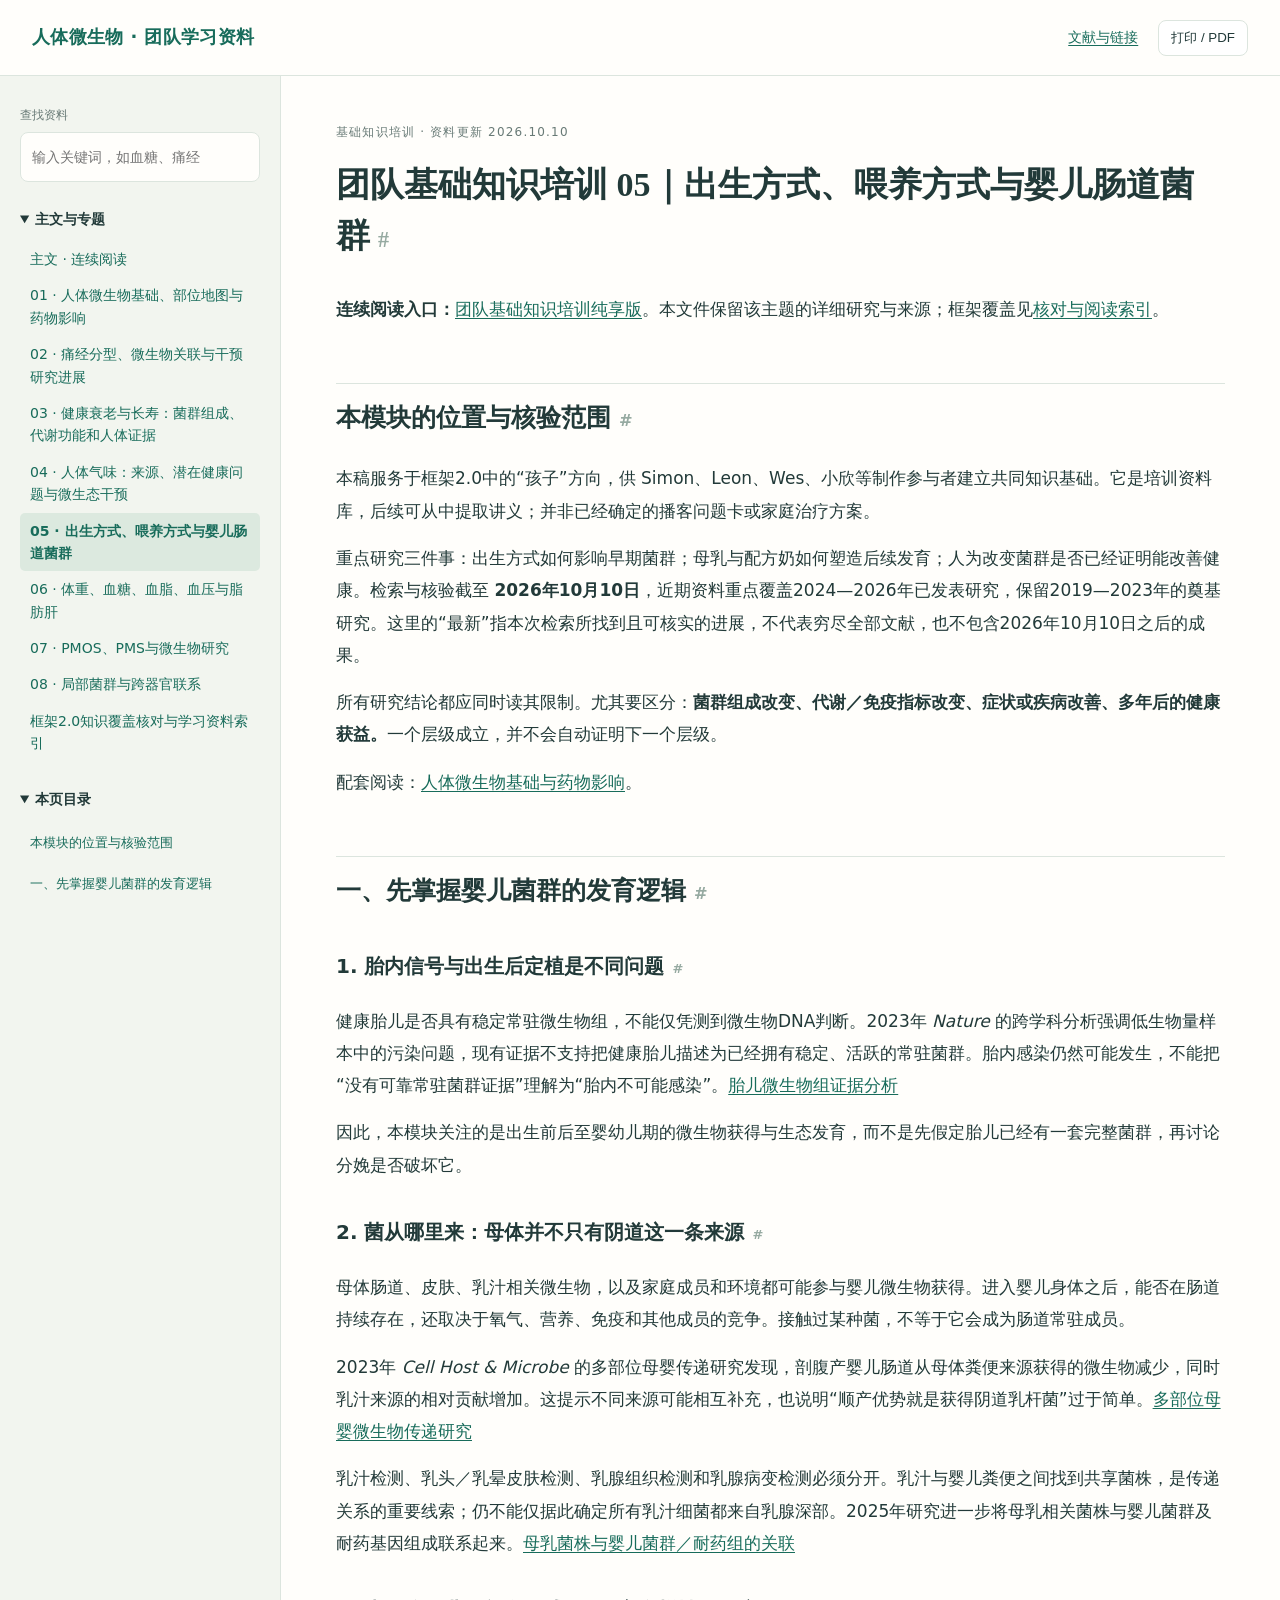
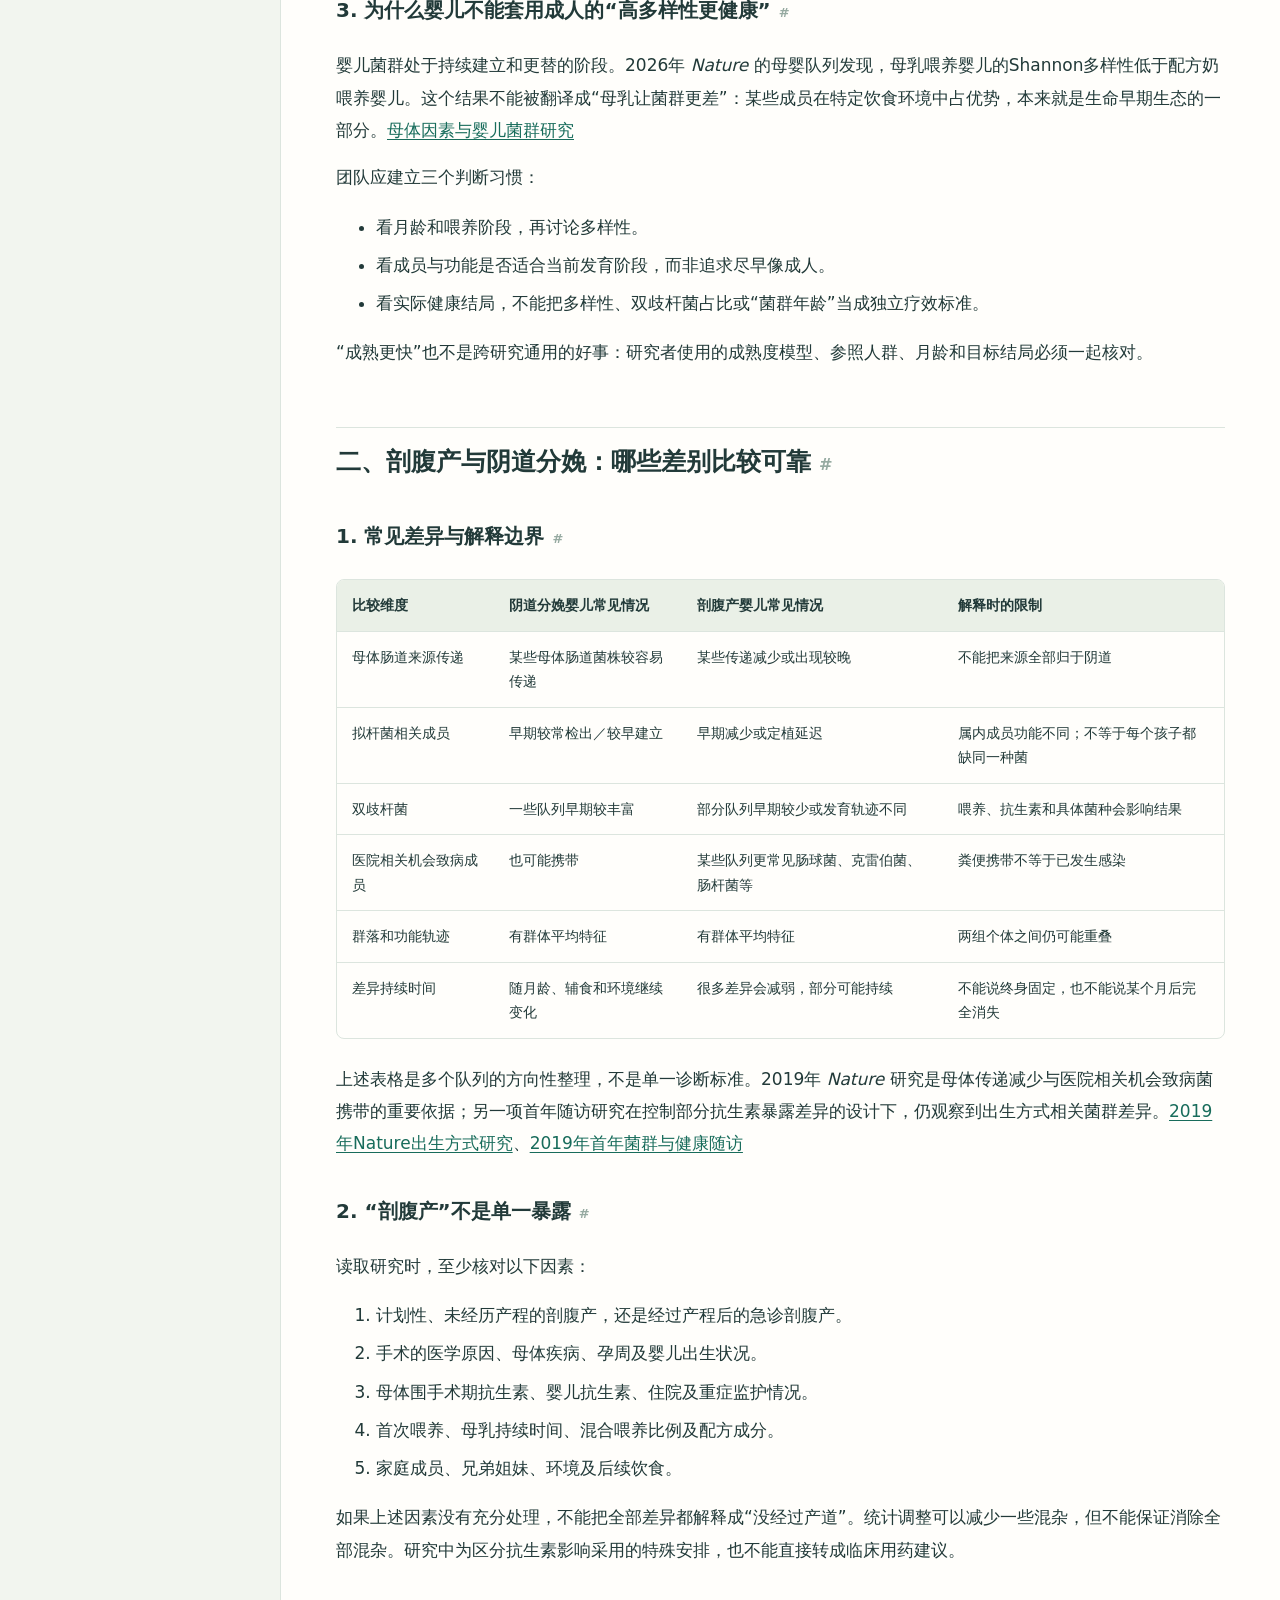
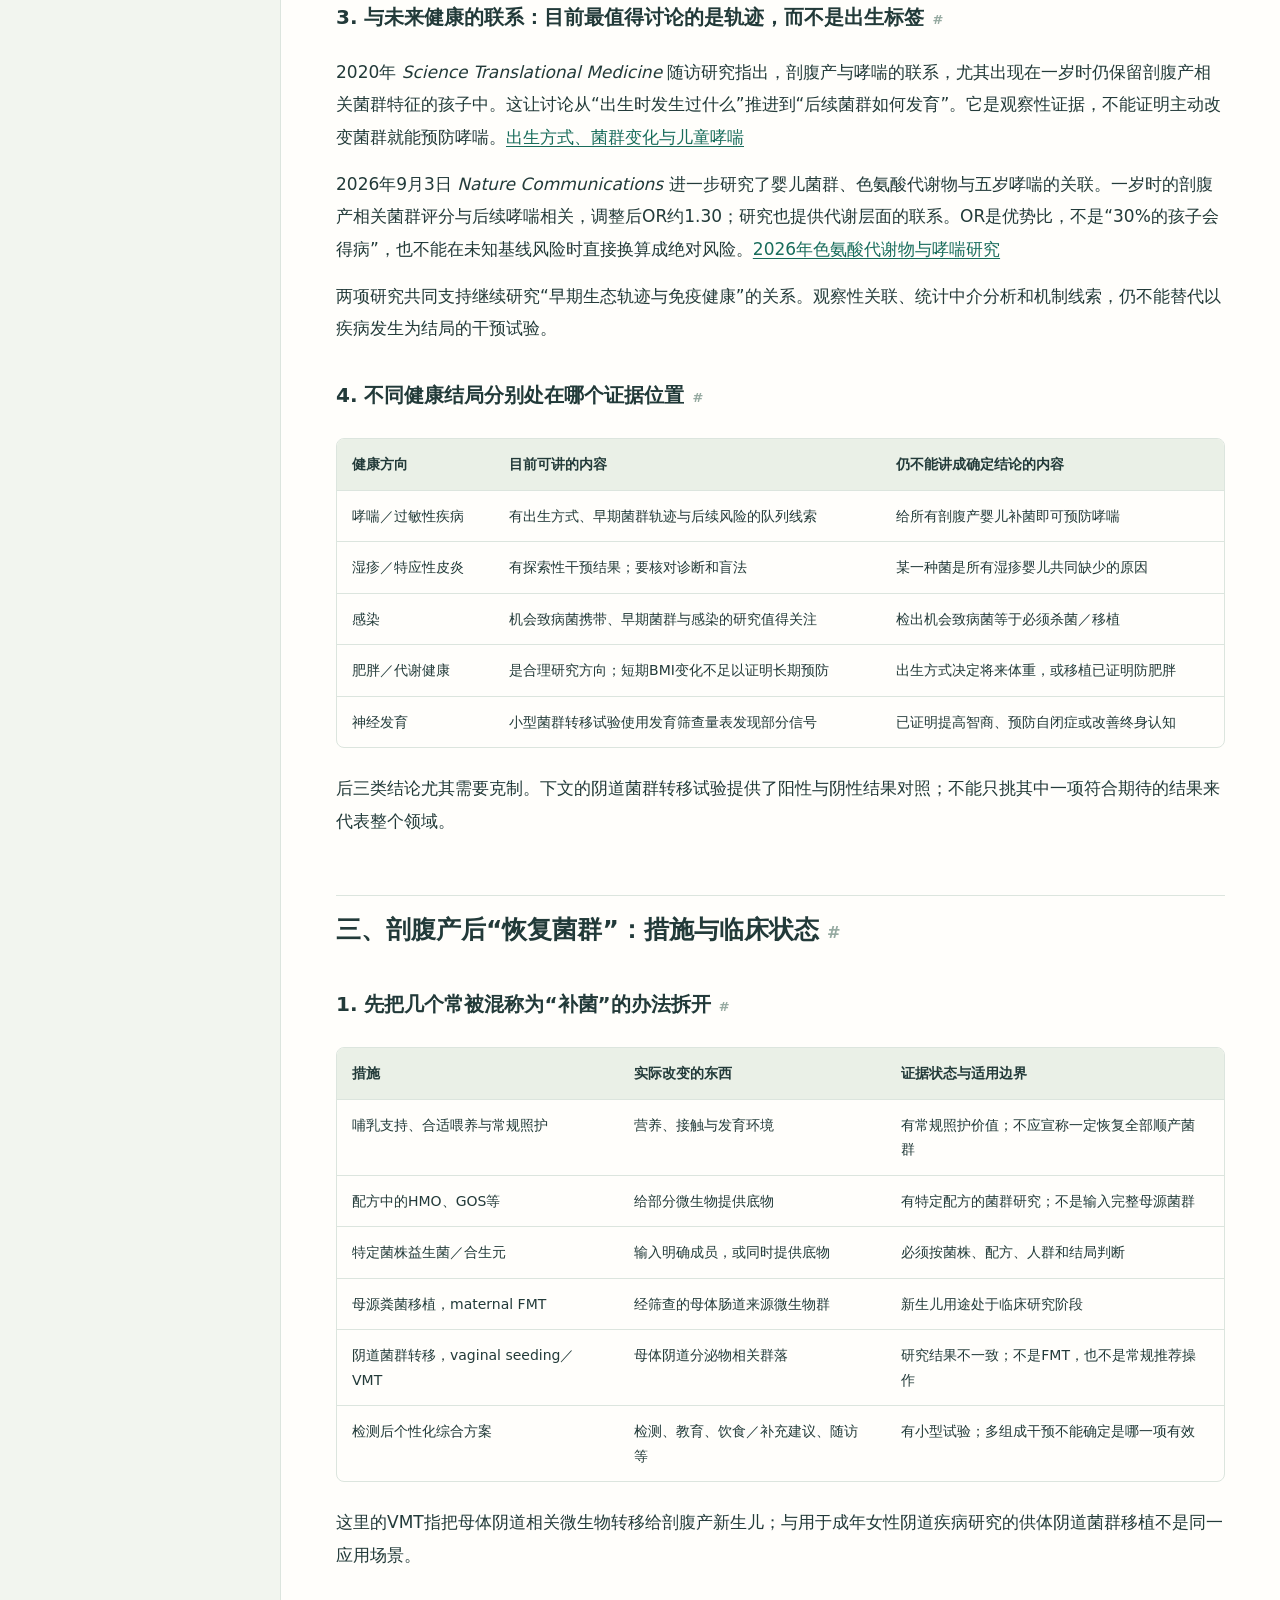
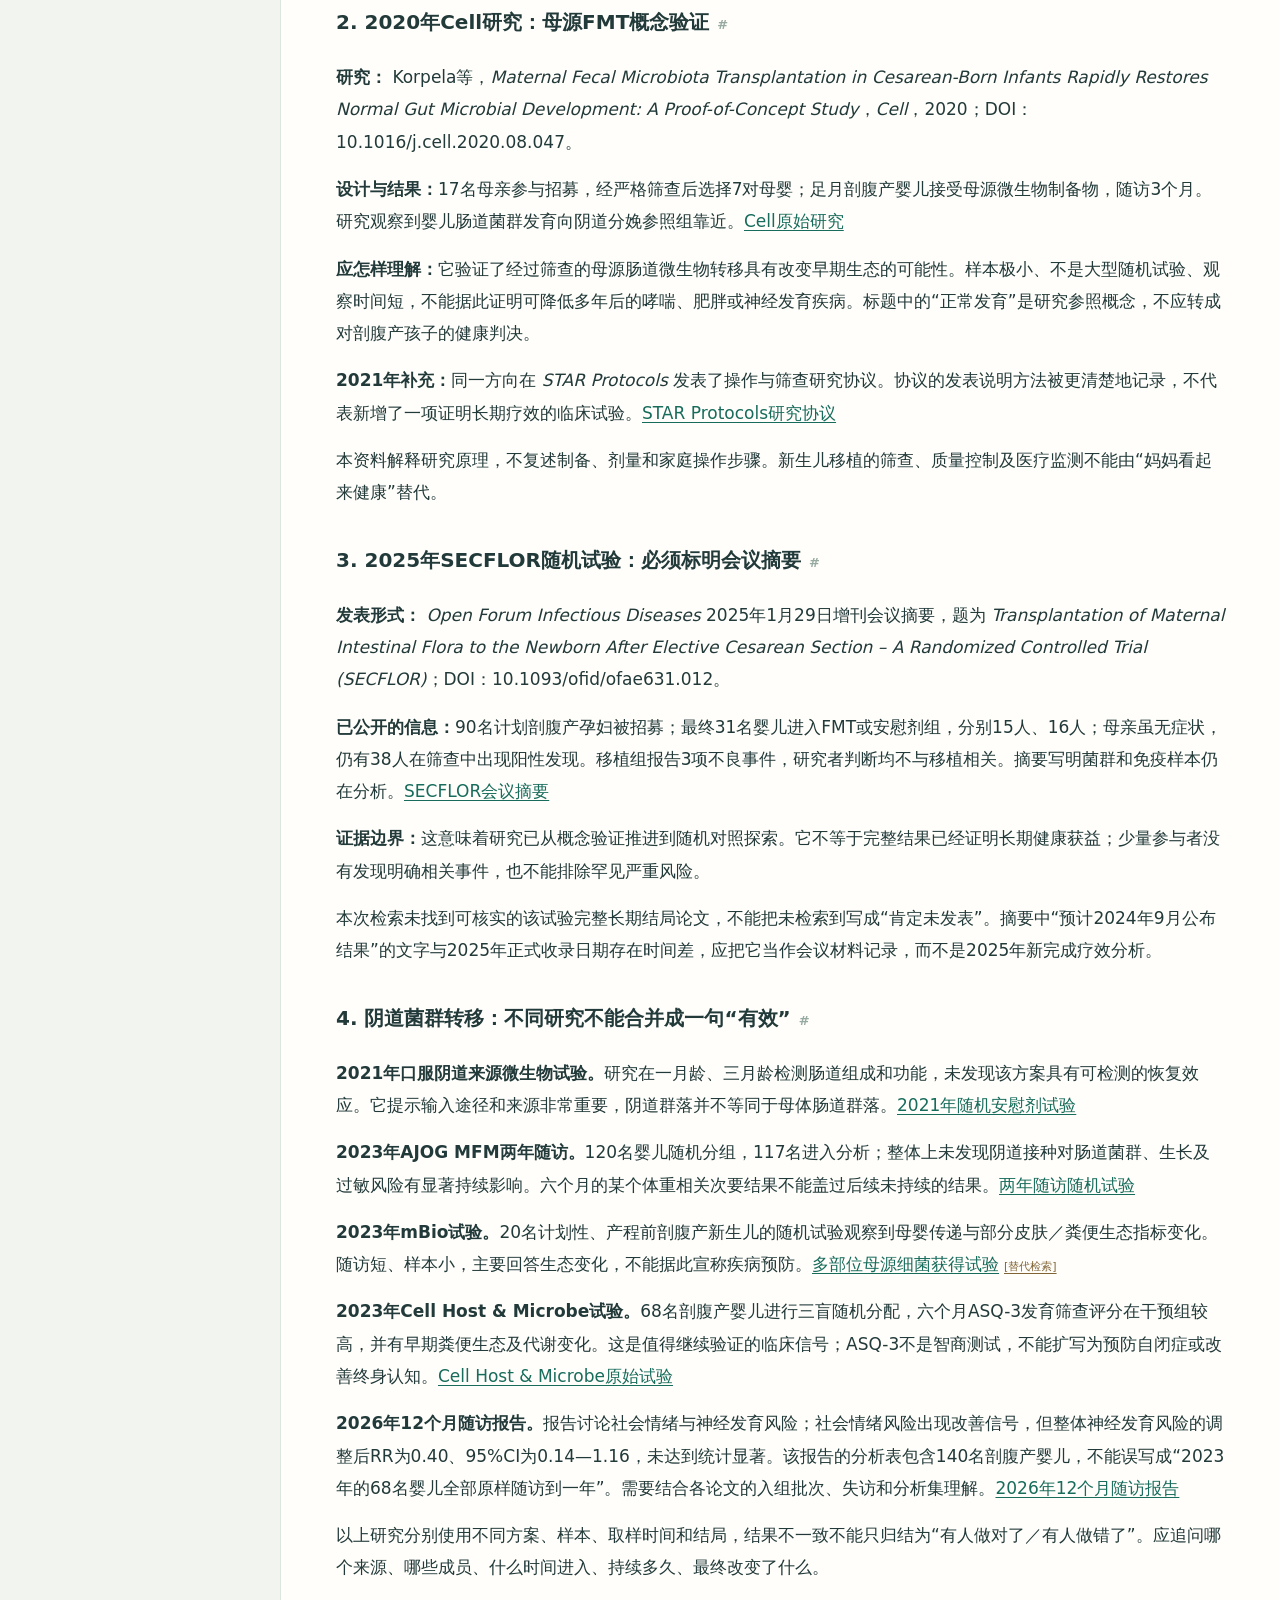
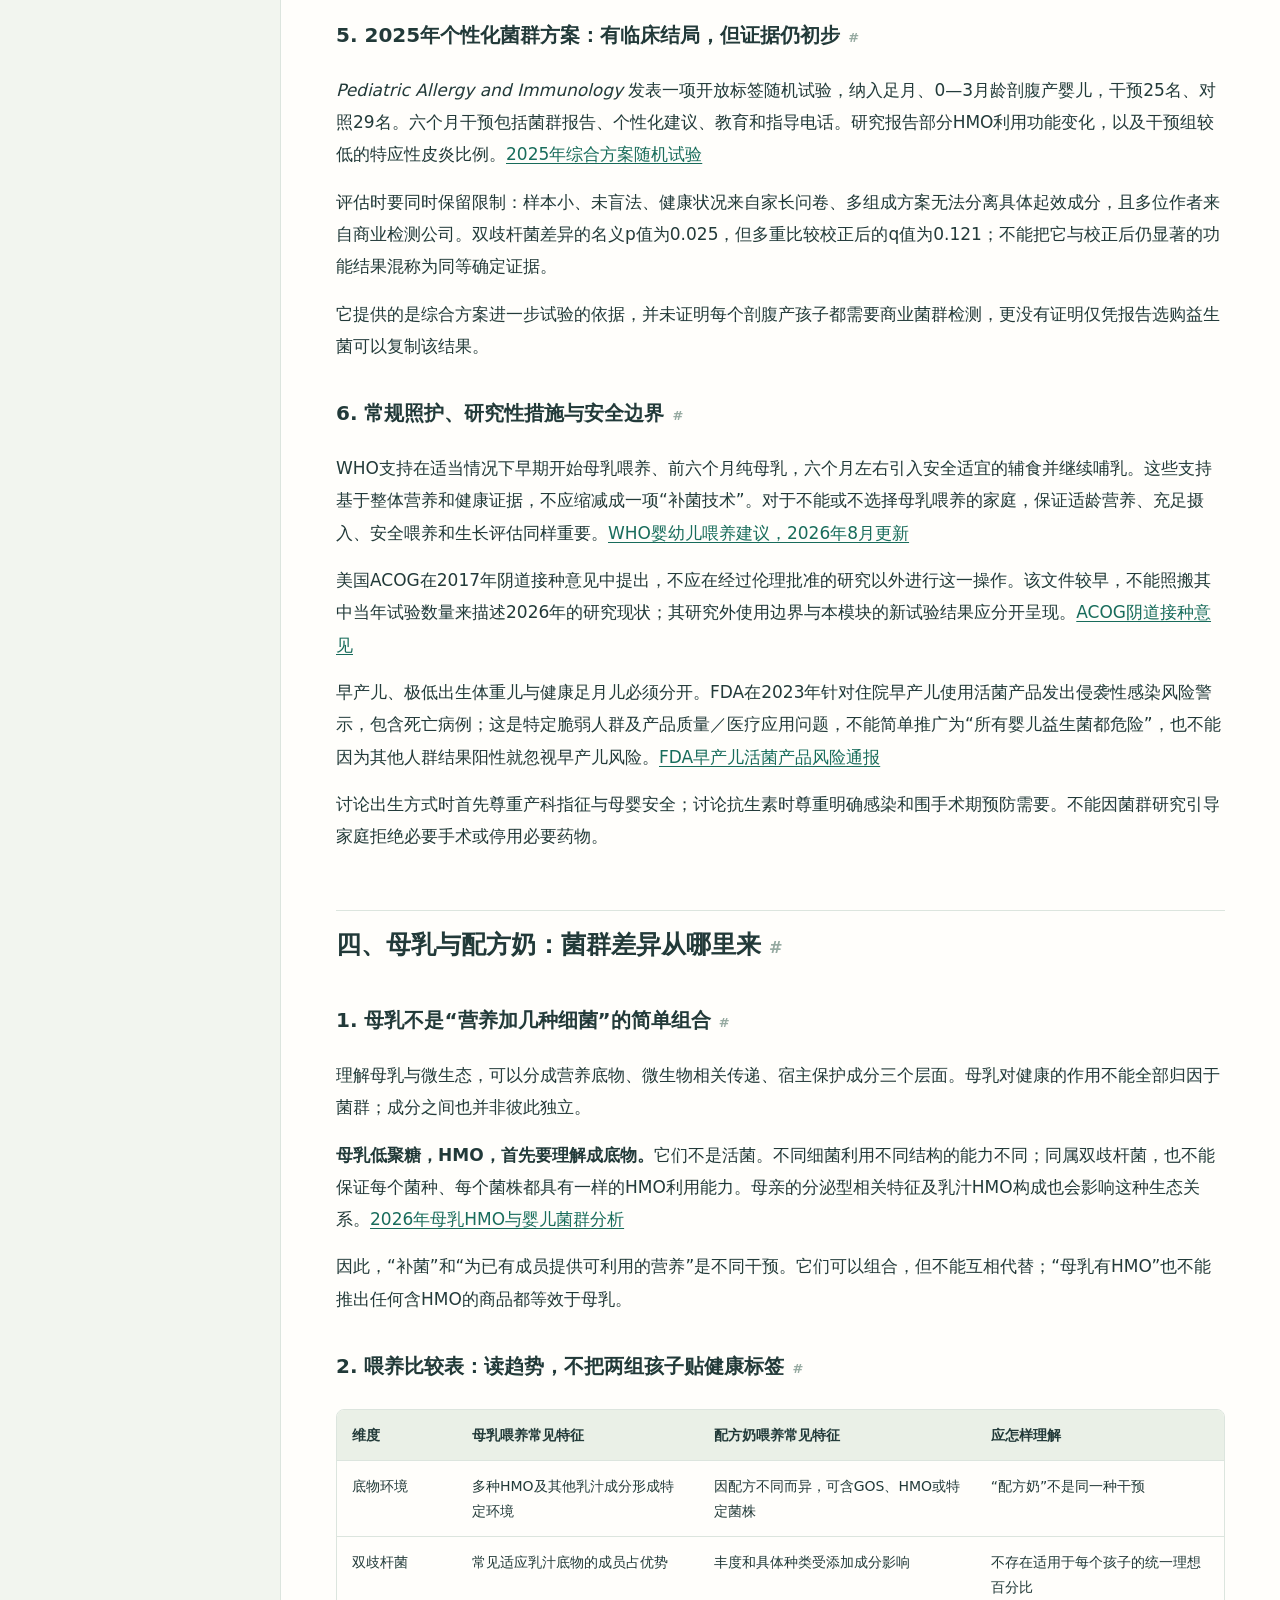
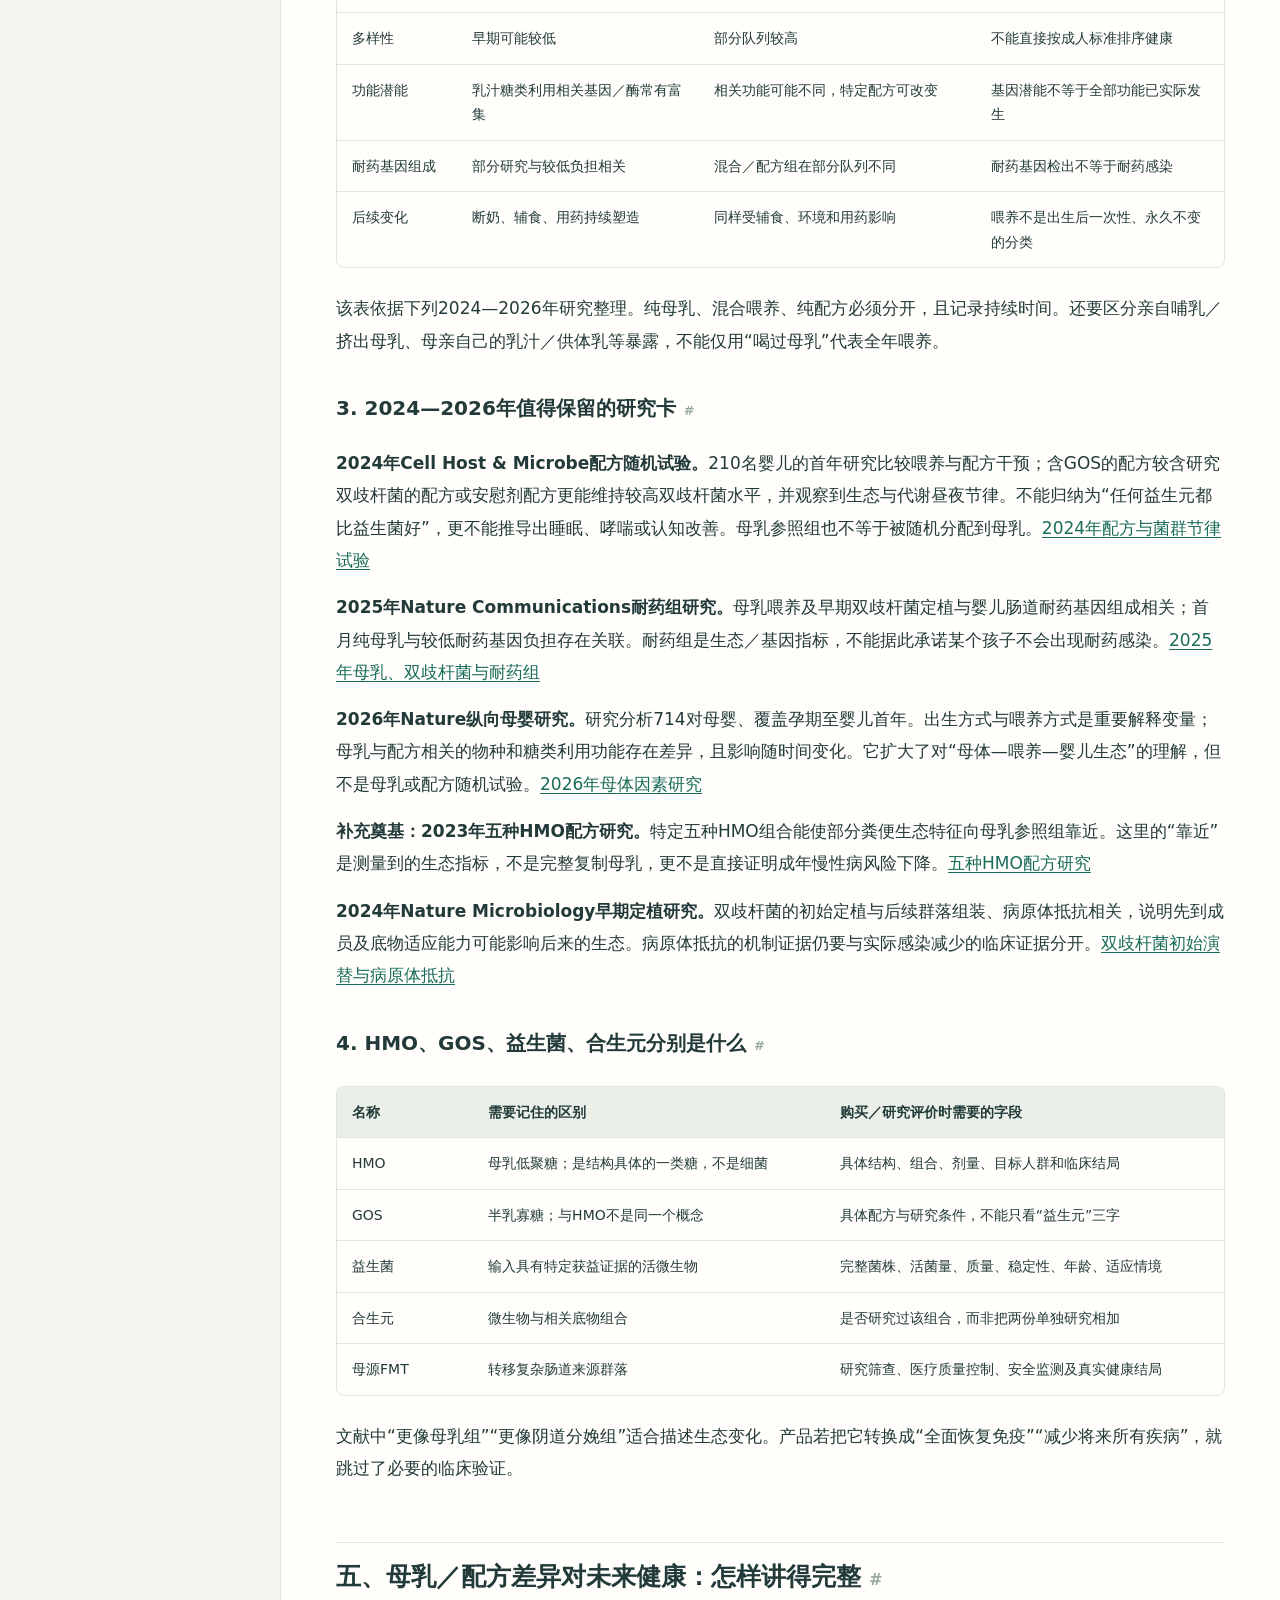
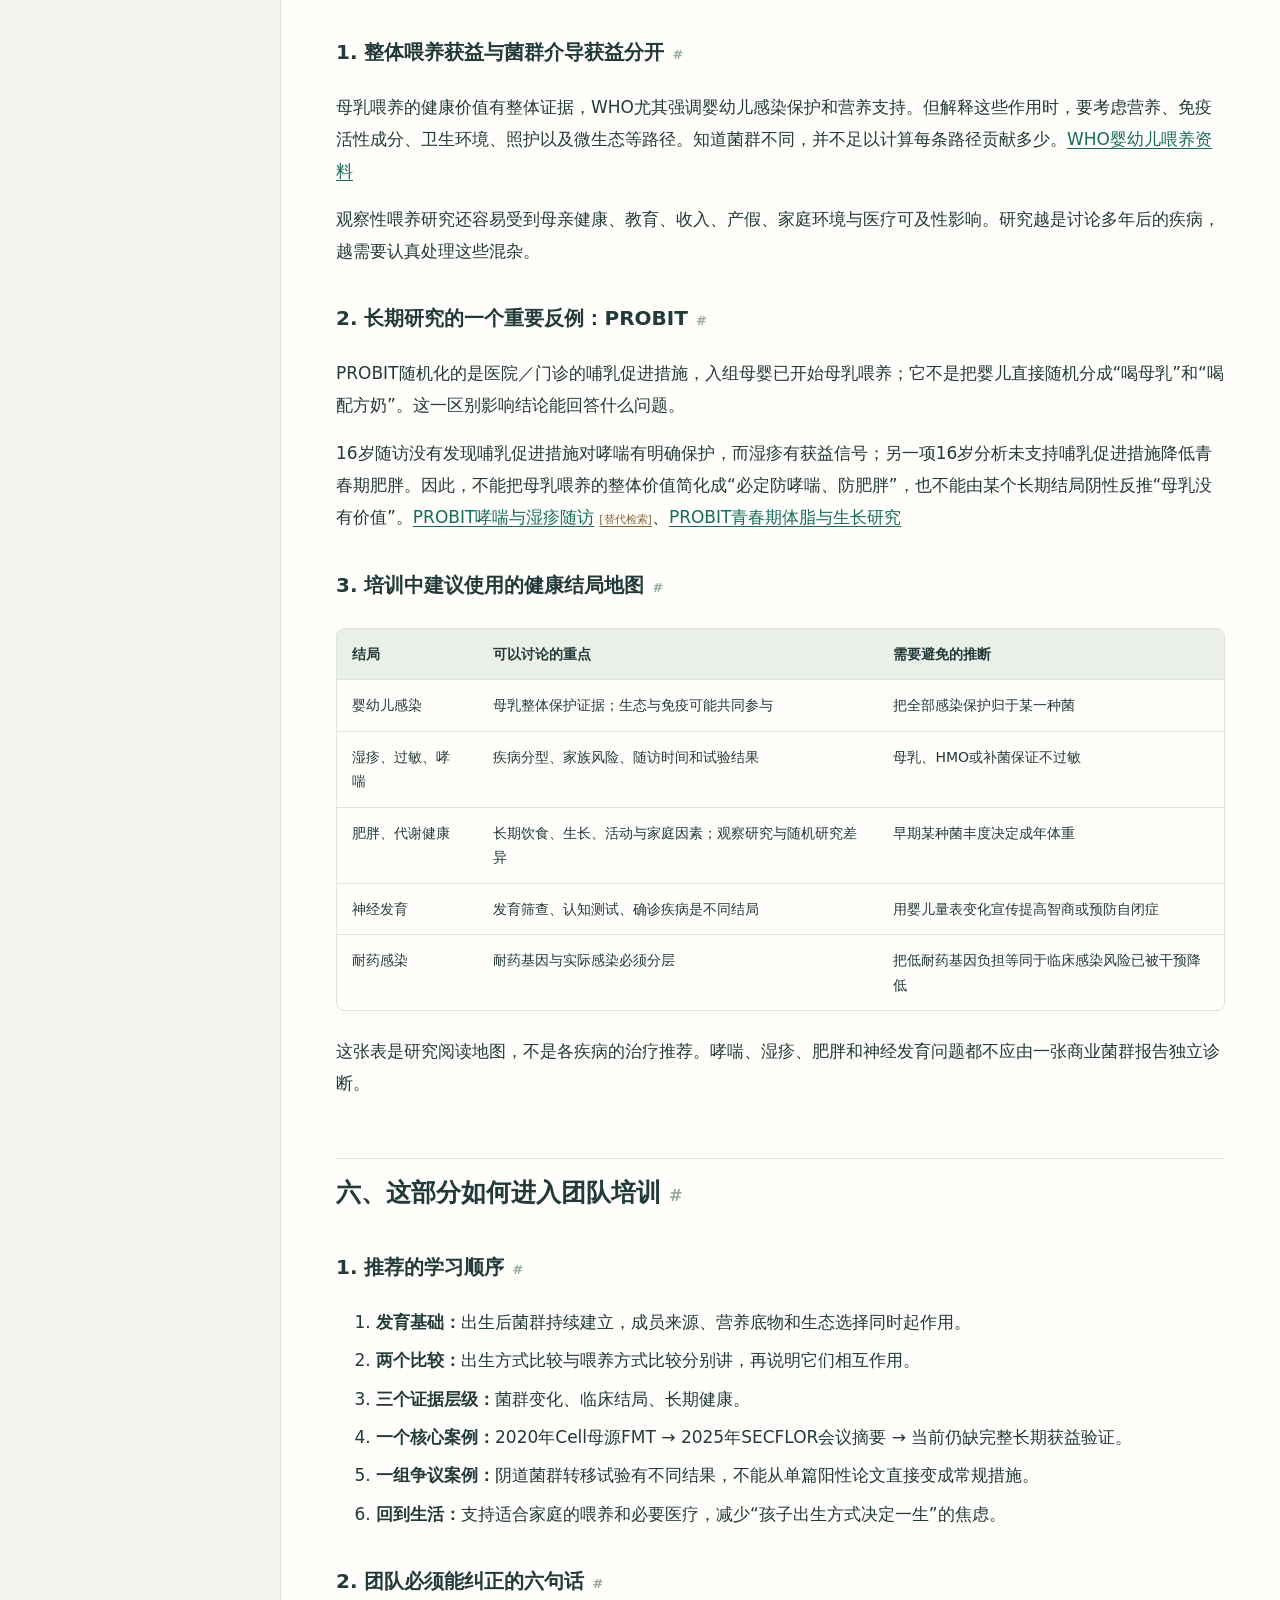
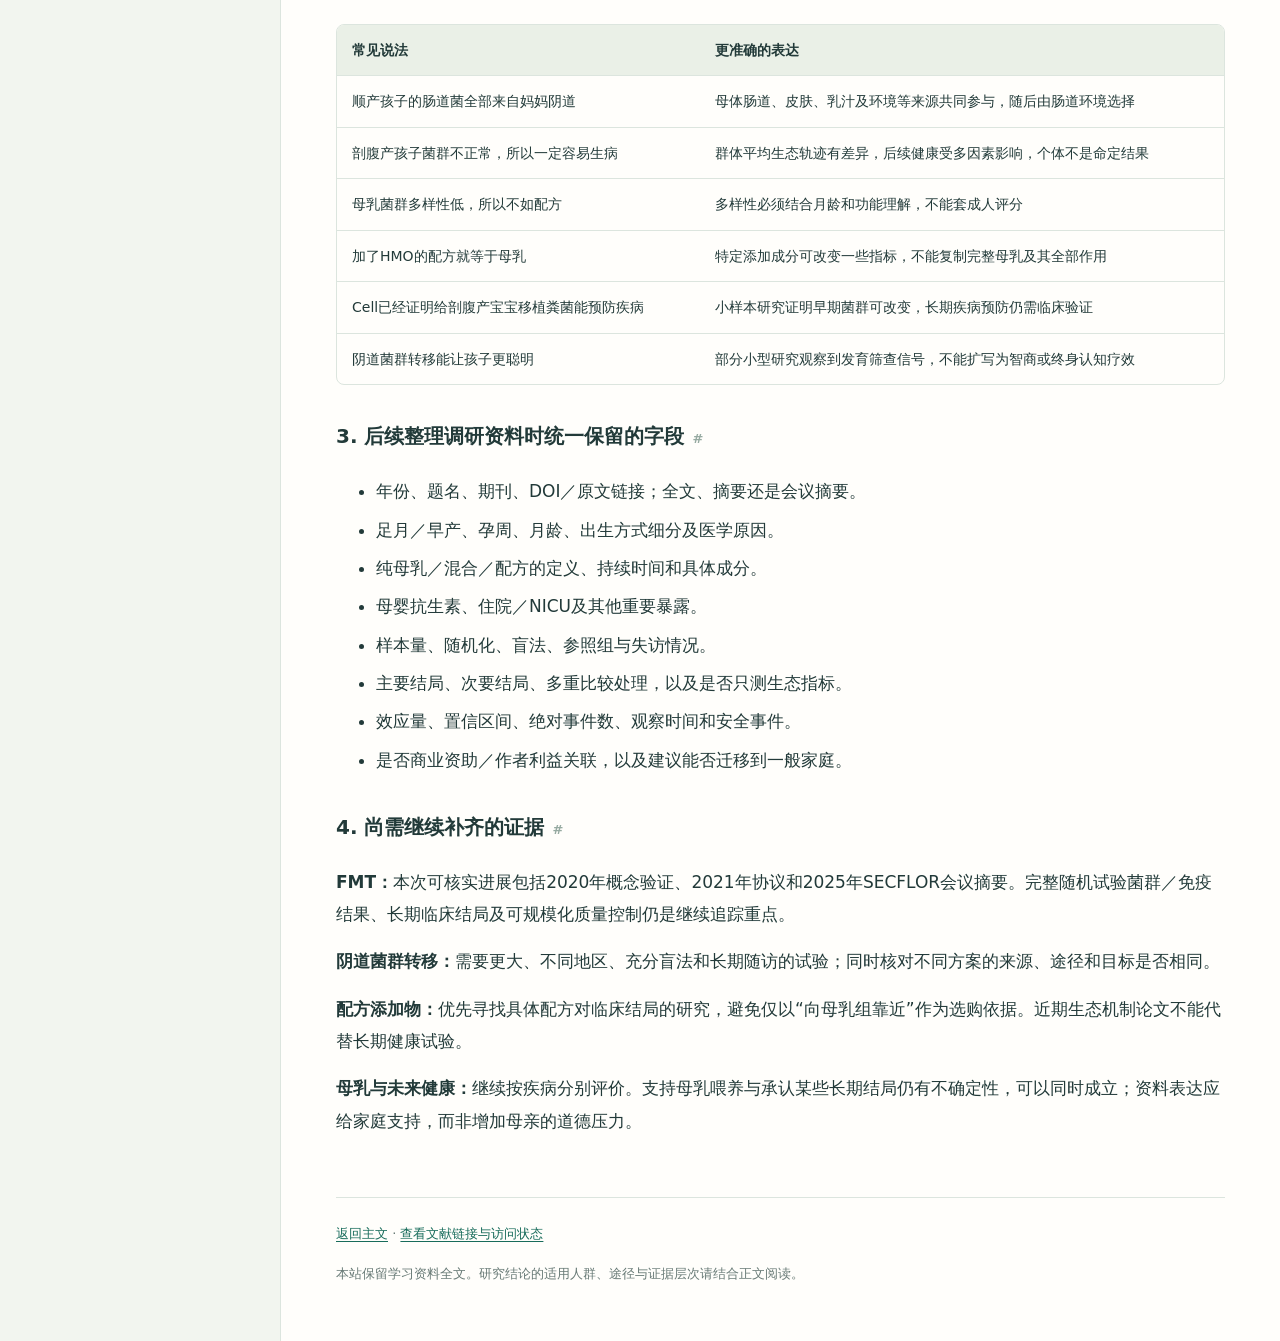
<file: topic-5.html>
<!doctype html><html lang="zh-CN"><head><meta charset="utf-8"><meta name="viewport" content="width=device-width,initial-scale=1"><title>团队基础知识培训 05｜出生方式、喂养方式与婴儿肠道菌群 · 微生物学习资料</title><link rel="stylesheet" href="style.css"></head><body><header><a class="brand" href="index.html">人体微生物 · 团队学习资料</a><div><a href="references.html">文献与链接</a><button onclick="window.print()">打印 / PDF</button></div></header><div class="layout"><aside><label for="search">查找资料</label><input id="search" type="search" placeholder="输入关键词，如血糖、痛经"><div id="results"></div><details class="navigation" open><summary>主文与专题</summary><nav><a href="index.html">主文 · 连续阅读</a><a href="topic-1.html"> 01 · 人体微生物基础、部位地图与药物影响</a><a href="topic-2.html"> 02 · 痛经分型、微生物关联与干预研究进展</a><a href="topic-3.html"> 03 · 健康衰老与长寿：菌群组成、代谢功能和人体证据</a><a href="topic-4.html"> 04 · 人体气味：来源、潜在健康问题与微生态干预</a><a href="topic-5.html"> 05 · 出生方式、喂养方式与婴儿肠道菌群</a><a href="topic-6.html">06 · 体重、血糖、血脂、血压与脂肪肝</a><a href="topic-7.html">07 · PMOS、PMS与微生物研究</a><a href="topic-8.html">08 · 局部菌群与跨器官联系</a><a href="coverage.html">框架2.0知识覆盖核对与学习资料索引</a></nav></details><details class="chapters" open><summary>本页目录</summary><div class="toc">
<ul>
<li><a href="#_1">本模块的位置与核验范围</a></li>
<li><a href="#_2">一、先掌握婴儿菌群的发育逻辑</a><ul>
<li><a href="#1">1. 胎内信号与出生后定植是不同问题</a></li>
<li><a href="#2">2. 菌从哪里来：母体并不只有阴道这一条来源</a></li>
<li><a href="#3">3. 为什么婴儿不能套用成人的“高多样性更健康”</a></li>
</ul>
</li>
<li><a href="#_3">二、剖腹产与阴道分娩：哪些差别比较可靠</a><ul>
<li><a href="#1_1">1. 常见差异与解释边界</a></li>
<li><a href="#2_1">2. “剖腹产”不是单一暴露</a></li>
<li><a href="#3_1">3. 与未来健康的联系：目前最值得讨论的是轨迹，而不是出生标签</a></li>
<li><a href="#4">4. 不同健康结局分别处在哪个证据位置</a></li>
</ul>
</li>
<li><a href="#_4">三、剖腹产后“恢复菌群”：措施与临床状态</a><ul>
<li><a href="#1_2">1. 先把几个常被混称为“补菌”的办法拆开</a></li>
<li><a href="#2-2020cellfmt">2. 2020年Cell研究：母源FMT概念验证</a></li>
<li><a href="#3-2025secflor">3. 2025年SECFLOR随机试验：必须标明会议摘要</a></li>
<li><a href="#4_1">4. 阴道菌群转移：不同研究不能合并成一句“有效”</a></li>
<li><a href="#5-2025">5. 2025年个性化菌群方案：有临床结局，但证据仍初步</a></li>
<li><a href="#6">6. 常规照护、研究性措施与安全边界</a></li>
</ul>
</li>
<li><a href="#_5">四、母乳与配方奶：菌群差异从哪里来</a><ul>
<li><a href="#1_3">1. 母乳不是“营养加几种细菌”的简单组合</a></li>
<li><a href="#2_2">2. 喂养比较表：读趋势，不把两组孩子贴健康标签</a></li>
<li><a href="#3-20242026">3. 2024—2026年值得保留的研究卡</a></li>
<li><a href="#4-hmogos">4. HMO、GOS、益生菌、合生元分别是什么</a></li>
</ul>
</li>
<li><a href="#_6">五、母乳／配方差异对未来健康：怎样讲得完整</a><ul>
<li><a href="#1_4">1. 整体喂养获益与菌群介导获益分开</a></li>
<li><a href="#2-probit">2. 长期研究的一个重要反例：PROBIT</a></li>
<li><a href="#3_2">3. 培训中建议使用的健康结局地图</a></li>
</ul>
</li>
<li><a href="#_7">六、这部分如何进入团队培训</a><ul>
<li><a href="#1_5">1. 推荐的学习顺序</a></li>
<li><a href="#2_3">2. 团队必须能纠正的六句话</a></li>
<li><a href="#3_3">3. 后续整理调研资料时统一保留的字段</a></li>
<li><a href="#4_2">4. 尚需继续补齐的证据</a></li>
</ul>
</li>
</ul>
</div>
</details></aside><main><div class="eyebrow">基础知识培训 · 资料更新 2026.10.10</div><article><h1 id="05">团队基础知识培训 05｜出生方式、喂养方式与婴儿肠道菌群<a class="headerlink" href="#05" title="Permanent link">#</a></h1>
<p><strong>连续阅读入口：</strong><a href="index.html">团队基础知识培训纯享版</a>。本文件保留该主题的详细研究与来源；框架覆盖见<a href="coverage.html">核对与阅读索引</a>。</p>
<h2 id="_1">本模块的位置与核验范围<a class="headerlink" href="#_1" title="Permanent link">#</a></h2>
<p>本稿服务于框架2.0中的“孩子”方向，供 Simon、Leon、Wes、小欣等制作参与者建立共同知识基础。它是培训资料库，后续可从中提取讲义；并非已经确定的播客问题卡或家庭治疗方案。</p>
<p>重点研究三件事：出生方式如何影响早期菌群；母乳与配方奶如何塑造后续发育；人为改变菌群是否已经证明能改善健康。检索与核验截至 <strong>2026年10月10日</strong>，近期资料重点覆盖2024—2026年已发表研究，保留2019—2023年的奠基研究。这里的“最新”指本次检索所找到且可核实的进展，不代表穷尽全部文献，也不包含2026年10月10日之后的成果。</p>
<p>所有研究结论都应同时读其限制。尤其要区分：<strong>菌群组成改变、代谢／免疫指标改变、症状或疾病改善、多年后的健康获益。</strong>一个层级成立，并不会自动证明下一个层级。</p>
<p>配套阅读：<a href="topic-1.html">人体微生物基础与药物影响</a>。</p>
<h2 id="_2">一、先掌握婴儿菌群的发育逻辑<a class="headerlink" href="#_2" title="Permanent link">#</a></h2>
<h3 id="1">1. 胎内信号与出生后定植是不同问题<a class="headerlink" href="#1" title="Permanent link">#</a></h3>
<p>健康胎儿是否具有稳定常驻微生物组，不能仅凭测到微生物DNA判断。2023年 <em>Nature</em> 的跨学科分析强调低生物量样本中的污染问题，现有证据不支持把健康胎儿描述为已经拥有稳定、活跃的常驻菌群。胎内感染仍然可能发生，不能把“没有可靠常驻菌群证据”理解为“胎内不可能感染”。<a data-external="true" href="https://www.nature.com/articles/s41586-022-05546-8" rel="noopener noreferrer" target="_blank">胎儿微生物组证据分析</a></p>
<p>因此，本模块关注的是出生前后至婴幼儿期的微生物获得与生态发育，而不是先假定胎儿已经有一套完整菌群，再讨论分娩是否破坏它。</p>
<h3 id="2">2. 菌从哪里来：母体并不只有阴道这一条来源<a class="headerlink" href="#2" title="Permanent link">#</a></h3>
<p>母体肠道、皮肤、乳汁相关微生物，以及家庭成员和环境都可能参与婴儿微生物获得。进入婴儿身体之后，能否在肠道持续存在，还取决于氧气、营养、免疫和其他成员的竞争。接触过某种菌，不等于它会成为肠道常驻成员。</p>
<p>2023年 <em>Cell Host &amp; Microbe</em> 的多部位母婴传递研究发现，剖腹产婴儿肠道从母体粪便来源获得的微生物减少，同时乳汁来源的相对贡献增加。这提示不同来源可能相互补充，也说明“顺产优势就是获得阴道乳杆菌”过于简单。<a data-external="true" href="https://pubmed.ncbi.nlm.nih.gov/36893737/" rel="noopener noreferrer" target="_blank">多部位母婴微生物传递研究</a></p>
<p>乳汁检测、乳头／乳晕皮肤检测、乳腺组织检测和乳腺病变检测必须分开。乳汁与婴儿粪便之间找到共享菌株，是传递关系的重要线索；仍不能仅据此确定所有乳汁细菌都来自乳腺深部。2025年研究进一步将母乳相关菌株与婴儿菌群及耐药基因组成联系起来。<a data-external="true" href="https://www.nature.com/articles/s41467-025-66497-y" rel="noopener noreferrer" target="_blank">母乳菌株与婴儿菌群／耐药组的关联</a></p>
<h3 id="3">3. 为什么婴儿不能套用成人的“高多样性更健康”<a class="headerlink" href="#3" title="Permanent link">#</a></h3>
<p>婴儿菌群处于持续建立和更替的阶段。2026年 <em>Nature</em> 的母婴队列发现，母乳喂养婴儿的Shannon多样性低于配方奶喂养婴儿。这个结果不能被翻译成“母乳让菌群更差”：某些成员在特定饮食环境中占优势，本来就是生命早期生态的一部分。<a data-external="true" href="https://www.nature.com/articles/s41586-026-10922-9" rel="noopener noreferrer" target="_blank">母体因素与婴儿菌群研究</a></p>
<p>团队应建立三个判断习惯：</p>
<ul>
<li>看月龄和喂养阶段，再讨论多样性。</li>
<li>看成员与功能是否适合当前发育阶段，而非追求尽早像成人。</li>
<li>看实际健康结局，不能把多样性、双歧杆菌占比或“菌群年龄”当成独立疗效标准。</li>
</ul>
<p>“成熟更快”也不是跨研究通用的好事：研究者使用的成熟度模型、参照人群、月龄和目标结局必须一起核对。</p>
<h2 id="_3">二、剖腹产与阴道分娩：哪些差别比较可靠<a class="headerlink" href="#_3" title="Permanent link">#</a></h2>
<h3 id="1_1">1. 常见差异与解释边界<a class="headerlink" href="#1_1" title="Permanent link">#</a></h3>
<table class="data-table">
<thead>
<tr>
<th>比较维度</th>
<th>阴道分娩婴儿常见情况</th>
<th>剖腹产婴儿常见情况</th>
<th>解释时的限制</th>
</tr>
</thead>
<tbody>
<tr>
<td>母体肠道来源传递</td>
<td>某些母体肠道菌株较容易传递</td>
<td>某些传递减少或出现较晚</td>
<td>不能把来源全部归于阴道</td>
</tr>
<tr>
<td>拟杆菌相关成员</td>
<td>早期较常检出／较早建立</td>
<td>早期减少或定植延迟</td>
<td>属内成员功能不同；不等于每个孩子都缺同一种菌</td>
</tr>
<tr>
<td>双歧杆菌</td>
<td>一些队列早期较丰富</td>
<td>部分队列早期较少或发育轨迹不同</td>
<td>喂养、抗生素和具体菌种会影响结果</td>
</tr>
<tr>
<td>医院相关机会致病成员</td>
<td>也可能携带</td>
<td>某些队列更常见肠球菌、克雷伯菌、肠杆菌等</td>
<td>粪便携带不等于已发生感染</td>
</tr>
<tr>
<td>群落和功能轨迹</td>
<td>有群体平均特征</td>
<td>有群体平均特征</td>
<td>两组个体之间仍可能重叠</td>
</tr>
<tr>
<td>差异持续时间</td>
<td>随月龄、辅食和环境继续变化</td>
<td>很多差异会减弱，部分可能持续</td>
<td>不能说终身固定，也不能说某个月后完全消失</td>
</tr>
</tbody>
</table>
<p>上述表格是多个队列的方向性整理，不是单一诊断标准。2019年 <em>Nature</em> 研究是母体传递减少与医院相关机会致病菌携带的重要依据；另一项首年随访研究在控制部分抗生素暴露差异的设计下，仍观察到出生方式相关菌群差异。<a data-external="true" href="https://www.nature.com/articles/s41586-019-1560-1" rel="noopener noreferrer" target="_blank">2019年Nature出生方式研究</a>、<a data-external="true" href="https://www.nature.com/articles/s41467-019-13014-7" rel="noopener noreferrer" target="_blank">2019年首年菌群与健康随访</a></p>
<h3 id="2_1">2. “剖腹产”不是单一暴露<a class="headerlink" href="#2_1" title="Permanent link">#</a></h3>
<p>读取研究时，至少核对以下因素：</p>
<ol>
<li>计划性、未经历产程的剖腹产，还是经过产程后的急诊剖腹产。</li>
<li>手术的医学原因、母体疾病、孕周及婴儿出生状况。</li>
<li>母体围手术期抗生素、婴儿抗生素、住院及重症监护情况。</li>
<li>首次喂养、母乳持续时间、混合喂养比例及配方成分。</li>
<li>家庭成员、兄弟姐妹、环境及后续饮食。</li>
</ol>
<p>如果上述因素没有充分处理，不能把全部差异都解释成“没经过产道”。统计调整可以减少一些混杂，但不能保证消除全部混杂。研究中为区分抗生素影响采用的特殊安排，也不能直接转成临床用药建议。</p>
<h3 id="3_1">3. 与未来健康的联系：目前最值得讨论的是轨迹，而不是出生标签<a class="headerlink" href="#3_1" title="Permanent link">#</a></h3>
<p>2020年 <em>Science Translational Medicine</em> 随访研究指出，剖腹产与哮喘的联系，尤其出现在一岁时仍保留剖腹产相关菌群特征的孩子中。这让讨论从“出生时发生过什么”推进到“后续菌群如何发育”。它是观察性证据，不能证明主动改变菌群就能预防哮喘。<a data-external="true" href="https://pubmed.ncbi.nlm.nih.gov/33177184/" rel="noopener noreferrer" target="_blank">出生方式、菌群变化与儿童哮喘</a></p>
<p>2026年9月3日 <em>Nature Communications</em> 进一步研究了婴儿菌群、色氨酸代谢物与五岁哮喘的关联。一岁时的剖腹产相关菌群评分与后续哮喘相关，调整后OR约1.30；研究也提供代谢层面的联系。OR是优势比，不是“30%的孩子会得病”，也不能在未知基线风险时直接换算成绝对风险。<a data-external="true" href="https://www.nature.com/articles/s41467-026-77355-w" rel="noopener noreferrer" target="_blank">2026年色氨酸代谢物与哮喘研究</a></p>
<p>两项研究共同支持继续研究“早期生态轨迹与免疫健康”的关系。观察性关联、统计中介分析和机制线索，仍不能替代以疾病发生为结局的干预试验。</p>
<h3 id="4">4. 不同健康结局分别处在哪个证据位置<a class="headerlink" href="#4" title="Permanent link">#</a></h3>
<table class="data-table">
<thead>
<tr>
<th>健康方向</th>
<th>目前可讲的内容</th>
<th>仍不能讲成确定结论的内容</th>
</tr>
</thead>
<tbody>
<tr>
<td>哮喘／过敏性疾病</td>
<td>有出生方式、早期菌群轨迹与后续风险的队列线索</td>
<td>给所有剖腹产婴儿补菌即可预防哮喘</td>
</tr>
<tr>
<td>湿疹／特应性皮炎</td>
<td>有探索性干预结果；要核对诊断和盲法</td>
<td>某一种菌是所有湿疹婴儿共同缺少的原因</td>
</tr>
<tr>
<td>感染</td>
<td>机会致病菌携带、早期菌群与感染的研究值得关注</td>
<td>检出机会致病菌等于必须杀菌／移植</td>
</tr>
<tr>
<td>肥胖／代谢健康</td>
<td>是合理研究方向；短期BMI变化不足以证明长期预防</td>
<td>出生方式决定将来体重，或移植已证明防肥胖</td>
</tr>
<tr>
<td>神经发育</td>
<td>小型菌群转移试验使用发育筛查量表发现部分信号</td>
<td>已证明提高智商、预防自闭症或改善终身认知</td>
</tr>
</tbody>
</table>
<p>后三类结论尤其需要克制。下文的阴道菌群转移试验提供了阳性与阴性结果对照；不能只挑其中一项符合期待的结果来代表整个领域。</p>
<h2 id="_4">三、剖腹产后“恢复菌群”：措施与临床状态<a class="headerlink" href="#_4" title="Permanent link">#</a></h2>
<h3 id="1_2">1. 先把几个常被混称为“补菌”的办法拆开<a class="headerlink" href="#1_2" title="Permanent link">#</a></h3>
<table class="data-table">
<thead>
<tr>
<th>措施</th>
<th>实际改变的东西</th>
<th>证据状态与适用边界</th>
</tr>
</thead>
<tbody>
<tr>
<td>哺乳支持、合适喂养与常规照护</td>
<td>营养、接触与发育环境</td>
<td>有常规照护价值；不应宣称一定恢复全部顺产菌群</td>
</tr>
<tr>
<td>配方中的HMO、GOS等</td>
<td>给部分微生物提供底物</td>
<td>有特定配方的菌群研究；不是输入完整母源菌群</td>
</tr>
<tr>
<td>特定菌株益生菌／合生元</td>
<td>输入明确成员，或同时提供底物</td>
<td>必须按菌株、配方、人群和结局判断</td>
</tr>
<tr>
<td>母源粪菌移植，maternal FMT</td>
<td>经筛查的母体肠道来源微生物群</td>
<td>新生儿用途处于临床研究阶段</td>
</tr>
<tr>
<td>阴道菌群转移，vaginal seeding／VMT</td>
<td>母体阴道分泌物相关群落</td>
<td>研究结果不一致；不是FMT，也不是常规推荐操作</td>
</tr>
<tr>
<td>检测后个性化综合方案</td>
<td>检测、教育、饮食／补充建议、随访等</td>
<td>有小型试验；多组成干预不能确定是哪一项有效</td>
</tr>
</tbody>
</table>
<p>这里的VMT指把母体阴道相关微生物转移给剖腹产新生儿；与用于成年女性阴道疾病研究的供体阴道菌群移植不是同一应用场景。</p>
<h3 id="2-2020cellfmt">2. 2020年Cell研究：母源FMT概念验证<a class="headerlink" href="#2-2020cellfmt" title="Permanent link">#</a></h3>
<p><strong>研究：</strong> Korpela等，<em>Maternal Fecal Microbiota Transplantation in Cesarean-Born Infants Rapidly Restores Normal Gut Microbial Development: A Proof-of-Concept Study</em>，<em>Cell</em>，2020；DOI：10.1016/j.cell.2020.08.047。</p>
<p><strong>设计与结果：</strong>17名母亲参与招募，经严格筛查后选择7对母婴；足月剖腹产婴儿接受母源微生物制备物，随访3个月。研究观察到婴儿肠道菌群发育向阴道分娩参照组靠近。<a data-external="true" href="https://pubmed.ncbi.nlm.nih.gov/33007265/" rel="noopener noreferrer" target="_blank">Cell原始研究</a></p>
<p><strong>应怎样理解：</strong>它验证了经过筛查的母源肠道微生物转移具有改变早期生态的可能性。样本极小、不是大型随机试验、观察时间短，不能据此证明可降低多年后的哮喘、肥胖或神经发育疾病。标题中的“正常发育”是研究参照概念，不应转成对剖腹产孩子的健康判决。</p>
<p><strong>2021年补充：</strong>同一方向在 <em>STAR Protocols</em> 发表了操作与筛查研究协议。协议的发表说明方法被更清楚地记录，不代表新增了一项证明长期疗效的临床试验。<a data-external="true" href="https://pubmed.ncbi.nlm.nih.gov/33511356/" rel="noopener noreferrer" target="_blank">STAR Protocols研究协议</a></p>
<p>本资料解释研究原理，不复述制备、剂量和家庭操作步骤。新生儿移植的筛查、质量控制及医疗监测不能由“妈妈看起来健康”替代。</p>
<h3 id="3-2025secflor">3. 2025年SECFLOR随机试验：必须标明会议摘要<a class="headerlink" href="#3-2025secflor" title="Permanent link">#</a></h3>
<p><strong>发表形式：</strong> <em>Open Forum Infectious Diseases</em> 2025年1月29日增刊会议摘要，题为 <em>Transplantation of Maternal Intestinal Flora to the Newborn After Elective Cesarean Section – A Randomized Controlled Trial (SECFLOR)</em>；DOI：10.1093/ofid/ofae631.012。</p>
<p><strong>已公开的信息：</strong>90名计划剖腹产孕妇被招募；最终31名婴儿进入FMT或安慰剂组，分别15人、16人；母亲虽无症状，仍有38人在筛查中出现阳性发现。移植组报告3项不良事件，研究者判断均不与移植相关。摘要写明菌群和免疫样本仍在分析。<a data-external="true" href="https://pmc.ncbi.nlm.nih.gov/articles/PMC11776754/" rel="noopener noreferrer" target="_blank">SECFLOR会议摘要</a></p>
<p><strong>证据边界：</strong>这意味着研究已从概念验证推进到随机对照探索。它不等于完整结果已经证明长期健康获益；少量参与者没有发现明确相关事件，也不能排除罕见严重风险。</p>
<p>本次检索未找到可核实的该试验完整长期结局论文，不能把未检索到写成“肯定未发表”。摘要中“预计2024年9月公布结果”的文字与2025年正式收录日期存在时间差，应把它当作会议材料记录，而不是2025年新完成疗效分析。</p>
<h3 id="4_1">4. 阴道菌群转移：不同研究不能合并成一句“有效”<a class="headerlink" href="#4_1" title="Permanent link">#</a></h3>
<p><strong>2021年口服阴道来源微生物试验。</strong>研究在一月龄、三月龄检测肠道组成和功能，未发现该方案具有可检测的恢复效应。它提示输入途径和来源非常重要，阴道群落并不等同于母体肠道群落。<a data-external="true" href="https://pmc.ncbi.nlm.nih.gov/articles/PMC8254083/" rel="noopener noreferrer" target="_blank">2021年随机安慰剂试验</a></p>
<p><strong>2023年AJOG MFM两年随访。</strong>120名婴儿随机分组，117名进入分析；整体上未发现阴道接种对肠道菌群、生长及过敏风险有显著持续影响。六个月的某个体重相关次要结果不能盖过后续未持续的结果。<a data-external="true" href="https://pubmed.ncbi.nlm.nih.gov/36334724/" rel="noopener noreferrer" target="_blank">两年随访随机试验</a></p>
<p><strong>2023年mBio试验。</strong>20名计划性、产程前剖腹产新生儿的随机试验观察到母婴传递与部分皮肤／粪便生态指标变化。随访短、样本小，主要回答生态变化，不能据此宣称疾病预防。<a data-external="true" href="https://journals.asm.org/doi/10.1128/mbio.00491-23" rel="noopener noreferrer" target="_blank">多部位母源细菌获得试验</a></p>
<p><strong>2023年Cell Host &amp; Microbe试验。</strong>68名剖腹产婴儿进行三盲随机分配，六个月ASQ-3发育筛查评分在干预组较高，并有早期粪便生态及代谢变化。这是值得继续验证的临床信号；ASQ-3不是智商测试，不能扩写为预防自闭症或改善终身认知。<a data-external="true" href="https://pubmed.ncbi.nlm.nih.gov/37327780/" rel="noopener noreferrer" target="_blank">Cell Host &amp; Microbe原始试验</a></p>
<p><strong>2026年12个月随访报告。</strong>报告讨论社会情绪与神经发育风险；社会情绪风险出现改善信号，但整体神经发育风险的调整后RR为0.40、95%CI为0.14—1.16，未达到统计显著。该报告的分析表包含140名剖腹产婴儿，不能误写成“2023年的68名婴儿全部原样随访到一年”。需要结合各论文的入组批次、失访和分析集理解。<a data-external="true" href="https://pmc.ncbi.nlm.nih.gov/articles/PMC13191799/" rel="noopener noreferrer" target="_blank">2026年12个月随访报告</a></p>
<p>以上研究分别使用不同方案、样本、取样时间和结局，结果不一致不能只归结为“有人做对了／有人做错了”。应追问哪个来源、哪些成员、什么时间进入、持续多久、最终改变了什么。</p>
<h3 id="5-2025">5. 2025年个性化菌群方案：有临床结局，但证据仍初步<a class="headerlink" href="#5-2025" title="Permanent link">#</a></h3>
<p><em>Pediatric Allergy and Immunology</em> 发表一项开放标签随机试验，纳入足月、0—3月龄剖腹产婴儿，干预25名、对照29名。六个月干预包括菌群报告、个性化建议、教育和指导电话。研究报告部分HMO利用功能变化，以及干预组较低的特应性皮炎比例。<a data-external="true" href="https://pubmed.ncbi.nlm.nih.gov/40898384/" rel="noopener noreferrer" target="_blank">2025年综合方案随机试验</a></p>
<p>评估时要同时保留限制：样本小、未盲法、健康状况来自家长问卷、多组成方案无法分离具体起效成分，且多位作者来自商业检测公司。双歧杆菌差异的名义p值为0.025，但多重比较校正后的q值为0.121；不能把它与校正后仍显著的功能结果混称为同等确定证据。</p>
<p>它提供的是综合方案进一步试验的依据，并未证明每个剖腹产孩子都需要商业菌群检测，更没有证明仅凭报告选购益生菌可以复制该结果。</p>
<h3 id="6">6. 常规照护、研究性措施与安全边界<a class="headerlink" href="#6" title="Permanent link">#</a></h3>
<p>WHO支持在适当情况下早期开始母乳喂养、前六个月纯母乳，六个月左右引入安全适宜的辅食并继续哺乳。这些支持基于整体营养和健康证据，不应缩减成一项“补菌技术”。对于不能或不选择母乳喂养的家庭，保证适龄营养、充足摄入、安全喂养和生长评估同样重要。<a data-external="true" href="https://www.who.int/news-room/fact-sheets/detail/infant-and-young-child-feeding" rel="noopener noreferrer" target="_blank">WHO婴幼儿喂养建议，2026年8月更新</a></p>
<p>美国ACOG在2017年阴道接种意见中提出，不应在经过伦理批准的研究以外进行这一操作。该文件较早，不能照搬其中当年试验数量来描述2026年的研究现状；其研究外使用边界与本模块的新试验结果应分开呈现。<a data-external="true" href="https://www.acog.org/clinical/clinical-guidance/committee-opinion/articles/2017/11/vaginal-seeding" rel="noopener noreferrer" target="_blank">ACOG阴道接种意见</a></p>
<p>早产儿、极低出生体重儿与健康足月儿必须分开。FDA在2023年针对住院早产儿使用活菌产品发出侵袭性感染风险警示，包含死亡病例；这是特定脆弱人群及产品质量／医疗应用问题，不能简单推广为“所有婴儿益生菌都危险”，也不能因为其他人群结果阳性就忽视早产儿风险。<a data-external="true" href="https://www.fda.gov/news-events/press-announcements/fda-raises-concerns-about-probiotic-products-sold-use-hospitalized-preterm-infants" rel="noopener noreferrer" target="_blank">FDA早产儿活菌产品风险通报</a></p>
<p>讨论出生方式时首先尊重产科指征与母婴安全；讨论抗生素时尊重明确感染和围手术期预防需要。不能因菌群研究引导家庭拒绝必要手术或停用必要药物。</p>
<h2 id="_5">四、母乳与配方奶：菌群差异从哪里来<a class="headerlink" href="#_5" title="Permanent link">#</a></h2>
<h3 id="1_3">1. 母乳不是“营养加几种细菌”的简单组合<a class="headerlink" href="#1_3" title="Permanent link">#</a></h3>
<p>理解母乳与微生态，可以分成营养底物、微生物相关传递、宿主保护成分三个层面。母乳对健康的作用不能全部归因于菌群；成分之间也并非彼此独立。</p>
<p><strong>母乳低聚糖，HMO，首先要理解成底物。</strong>它们不是活菌。不同细菌利用不同结构的能力不同；同属双歧杆菌，也不能保证每个菌种、每个菌株都具有一样的HMO利用能力。母亲的分泌型相关特征及乳汁HMO构成也会影响这种生态关系。<a data-external="true" href="https://www.nature.com/articles/s41586-026-10922-9" rel="noopener noreferrer" target="_blank">2026年母乳HMO与婴儿菌群分析</a></p>
<p>因此，“补菌”和“为已有成员提供可利用的营养”是不同干预。它们可以组合，但不能互相代替；“母乳有HMO”也不能推出任何含HMO的商品都等效于母乳。</p>
<h3 id="2_2">2. 喂养比较表：读趋势，不把两组孩子贴健康标签<a class="headerlink" href="#2_2" title="Permanent link">#</a></h3>
<table class="data-table">
<thead>
<tr>
<th>维度</th>
<th>母乳喂养常见特征</th>
<th>配方奶喂养常见特征</th>
<th>应怎样理解</th>
</tr>
</thead>
<tbody>
<tr>
<td>底物环境</td>
<td>多种HMO及其他乳汁成分形成特定环境</td>
<td>因配方不同而异，可含GOS、HMO或特定菌株</td>
<td>“配方奶”不是同一种干预</td>
</tr>
<tr>
<td>双歧杆菌</td>
<td>常见适应乳汁底物的成员占优势</td>
<td>丰度和具体种类受添加成分影响</td>
<td>不存在适用于每个孩子的统一理想百分比</td>
</tr>
<tr>
<td>多样性</td>
<td>早期可能较低</td>
<td>部分队列较高</td>
<td>不能直接按成人标准排序健康</td>
</tr>
<tr>
<td>功能潜能</td>
<td>乳汁糖类利用相关基因／酶常有富集</td>
<td>相关功能可能不同，特定配方可改变</td>
<td>基因潜能不等于全部功能已实际发生</td>
</tr>
<tr>
<td>耐药基因组成</td>
<td>部分研究与较低负担相关</td>
<td>混合／配方组在部分队列不同</td>
<td>耐药基因检出不等于耐药感染</td>
</tr>
<tr>
<td>后续变化</td>
<td>断奶、辅食、用药持续塑造</td>
<td>同样受辅食、环境和用药影响</td>
<td>喂养不是出生后一次性、永久不变的分类</td>
</tr>
</tbody>
</table>
<p>该表依据下列2024—2026年研究整理。纯母乳、混合喂养、纯配方必须分开，且记录持续时间。还要区分亲自哺乳／挤出母乳、母亲自己的乳汁／供体乳等暴露，不能仅用“喝过母乳”代表全年喂养。</p>
<h3 id="3-20242026">3. 2024—2026年值得保留的研究卡<a class="headerlink" href="#3-20242026" title="Permanent link">#</a></h3>
<p><strong>2024年Cell Host &amp; Microbe配方随机试验。</strong>210名婴儿的首年研究比较喂养与配方干预；含GOS的配方较含研究双歧杆菌的配方或安慰剂配方更能维持较高双歧杆菌水平，并观察到生态与代谢昼夜节律。不能归纳为“任何益生元都比益生菌好”，更不能推导出睡眠、哮喘或认知改善。母乳参照组也不等于被随机分配到母乳。<a data-external="true" href="https://pubmed.ncbi.nlm.nih.gov/38569545/" rel="noopener noreferrer" target="_blank">2024年配方与菌群节律试验</a></p>
<p><strong>2025年Nature Communications耐药组研究。</strong>母乳喂养及早期双歧杆菌定植与婴儿肠道耐药基因组成相关；首月纯母乳与较低耐药基因负担存在关联。耐药组是生态／基因指标，不能据此承诺某个孩子不会出现耐药感染。<a data-external="true" href="https://www.nature.com/articles/s41467-025-61154-w" rel="noopener noreferrer" target="_blank">2025年母乳、双歧杆菌与耐药组</a></p>
<p><strong>2026年Nature纵向母婴研究。</strong>研究分析714对母婴、覆盖孕期至婴儿首年。出生方式与喂养方式是重要解释变量；母乳与配方相关的物种和糖类利用功能存在差异，且影响随时间变化。它扩大了对“母体—喂养—婴儿生态”的理解，但不是母乳或配方随机试验。<a data-external="true" href="https://www.nature.com/articles/s41586-026-10922-9" rel="noopener noreferrer" target="_blank">2026年母体因素研究</a></p>
<p><strong>补充奠基：2023年五种HMO配方研究。</strong>特定五种HMO组合能使部分粪便生态特征向母乳参照组靠近。这里的“靠近”是测量到的生态指标，不是完整复制母乳，更不是直接证明成年慢性病风险下降。<a data-external="true" href="https://pmc.ncbi.nlm.nih.gov/articles/PMC10383262/" rel="noopener noreferrer" target="_blank">五种HMO配方研究</a></p>
<p><strong>2024年Nature Microbiology早期定植研究。</strong>双歧杆菌的初始定植与后续群落组装、病原体抵抗相关，说明先到成员及底物适应能力可能影响后来的生态。病原体抵抗的机制证据仍要与实际感染减少的临床证据分开。<a data-external="true" href="https://www.nature.com/articles/s41564-024-01804-9" rel="noopener noreferrer" target="_blank">双歧杆菌初始演替与病原体抵抗</a></p>
<h3 id="4-hmogos">4. HMO、GOS、益生菌、合生元分别是什么<a class="headerlink" href="#4-hmogos" title="Permanent link">#</a></h3>
<table class="data-table">
<thead>
<tr>
<th>名称</th>
<th>需要记住的区别</th>
<th>购买／研究评价时需要的字段</th>
</tr>
</thead>
<tbody>
<tr>
<td>HMO</td>
<td>母乳低聚糖；是结构具体的一类糖，不是细菌</td>
<td>具体结构、组合、剂量、目标人群和临床结局</td>
</tr>
<tr>
<td>GOS</td>
<td>半乳寡糖；与HMO不是同一个概念</td>
<td>具体配方与研究条件，不能只看“益生元”三字</td>
</tr>
<tr>
<td>益生菌</td>
<td>输入具有特定获益证据的活微生物</td>
<td>完整菌株、活菌量、质量、稳定性、年龄、适应情境</td>
</tr>
<tr>
<td>合生元</td>
<td>微生物与相关底物组合</td>
<td>是否研究过该组合，而非把两份单独研究相加</td>
</tr>
<tr>
<td>母源FMT</td>
<td>转移复杂肠道来源群落</td>
<td>研究筛查、医疗质量控制、安全监测及真实健康结局</td>
</tr>
</tbody>
</table>
<p>文献中“更像母乳组”“更像阴道分娩组”适合描述生态变化。产品若把它转换成“全面恢复免疫”“减少将来所有疾病”，就跳过了必要的临床验证。</p>
<h2 id="_6">五、母乳／配方差异对未来健康：怎样讲得完整<a class="headerlink" href="#_6" title="Permanent link">#</a></h2>
<h3 id="1_4">1. 整体喂养获益与菌群介导获益分开<a class="headerlink" href="#1_4" title="Permanent link">#</a></h3>
<p>母乳喂养的健康价值有整体证据，WHO尤其强调婴幼儿感染保护和营养支持。但解释这些作用时，要考虑营养、免疫活性成分、卫生环境、照护以及微生态等路径。知道菌群不同，并不足以计算每条路径贡献多少。<a data-external="true" href="https://www.who.int/news-room/fact-sheets/detail/infant-and-young-child-feeding" rel="noopener noreferrer" target="_blank">WHO婴幼儿喂养资料</a></p>
<p>观察性喂养研究还容易受到母亲健康、教育、收入、产假、家庭环境与医疗可及性影响。研究越是讨论多年后的疾病，越需要认真处理这些混杂。</p>
<h3 id="2-probit">2. 长期研究的一个重要反例：PROBIT<a class="headerlink" href="#2-probit" title="Permanent link">#</a></h3>
<p>PROBIT随机化的是医院／门诊的哺乳促进措施，入组母婴已开始母乳喂养；它不是把婴儿直接随机分成“喝母乳”和“喝配方奶”。这一区别影响结论能回答什么问题。</p>
<p>16岁随访没有发现哺乳促进措施对哮喘有明确保护，而湿疹有获益信号；另一项16岁分析未支持哺乳促进措施降低青春期肥胖。因此，不能把母乳喂养的整体价值简化成“必定防哮喘、防肥胖”，也不能由某个长期结局阴性反推“母乳没有价值”。<a data-external="true" href="https://jamanetwork.com/journals/jamapediatrics/fullarticle/2661823" rel="noopener noreferrer" target="_blank">PROBIT哮喘与湿疹随访</a>、<a data-external="true" href="https://pmc.ncbi.nlm.nih.gov/articles/PMC5576545/" rel="noopener noreferrer" target="_blank">PROBIT青春期体脂与生长研究</a></p>
<h3 id="3_2">3. 培训中建议使用的健康结局地图<a class="headerlink" href="#3_2" title="Permanent link">#</a></h3>
<table class="data-table">
<thead>
<tr>
<th>结局</th>
<th>可以讨论的重点</th>
<th>需要避免的推断</th>
</tr>
</thead>
<tbody>
<tr>
<td>婴幼儿感染</td>
<td>母乳整体保护证据；生态与免疫可能共同参与</td>
<td>把全部感染保护归于某一种菌</td>
</tr>
<tr>
<td>湿疹、过敏、哮喘</td>
<td>疾病分型、家族风险、随访时间和试验结果</td>
<td>母乳、HMO或补菌保证不过敏</td>
</tr>
<tr>
<td>肥胖、代谢健康</td>
<td>长期饮食、生长、活动与家庭因素；观察研究与随机研究差异</td>
<td>早期某种菌丰度决定成年体重</td>
</tr>
<tr>
<td>神经发育</td>
<td>发育筛查、认知测试、确诊疾病是不同结局</td>
<td>用婴儿量表变化宣传提高智商或预防自闭症</td>
</tr>
<tr>
<td>耐药感染</td>
<td>耐药基因与实际感染必须分层</td>
<td>把低耐药基因负担等同于临床感染风险已被干预降低</td>
</tr>
</tbody>
</table>
<p>这张表是研究阅读地图，不是各疾病的治疗推荐。哮喘、湿疹、肥胖和神经发育问题都不应由一张商业菌群报告独立诊断。</p>
<h2 id="_7">六、这部分如何进入团队培训<a class="headerlink" href="#_7" title="Permanent link">#</a></h2>
<h3 id="1_5">1. 推荐的学习顺序<a class="headerlink" href="#1_5" title="Permanent link">#</a></h3>
<ol>
<li><strong>发育基础：</strong>出生后菌群持续建立，成员来源、营养底物和生态选择同时起作用。</li>
<li><strong>两个比较：</strong>出生方式比较与喂养方式比较分别讲，再说明它们相互作用。</li>
<li><strong>三个证据层级：</strong>菌群变化、临床结局、长期健康。</li>
<li><strong>一个核心案例：</strong>2020年Cell母源FMT → 2025年SECFLOR会议摘要 → 当前仍缺完整长期获益验证。</li>
<li><strong>一组争议案例：</strong>阴道菌群转移试验有不同结果，不能从单篇阳性论文直接变成常规措施。</li>
<li><strong>回到生活：</strong>支持适合家庭的喂养和必要医疗，减少“孩子出生方式决定一生”的焦虑。</li>
</ol>
<h3 id="2_3">2. 团队必须能纠正的六句话<a class="headerlink" href="#2_3" title="Permanent link">#</a></h3>
<table class="data-table">
<thead>
<tr>
<th>常见说法</th>
<th>更准确的表达</th>
</tr>
</thead>
<tbody>
<tr>
<td>顺产孩子的肠道菌全部来自妈妈阴道</td>
<td>母体肠道、皮肤、乳汁及环境等来源共同参与，随后由肠道环境选择</td>
</tr>
<tr>
<td>剖腹产孩子菌群不正常，所以一定容易生病</td>
<td>群体平均生态轨迹有差异，后续健康受多因素影响，个体不是命定结果</td>
</tr>
<tr>
<td>母乳菌群多样性低，所以不如配方</td>
<td>多样性必须结合月龄和功能理解，不能套成人评分</td>
</tr>
<tr>
<td>加了HMO的配方就等于母乳</td>
<td>特定添加成分可改变一些指标，不能复制完整母乳及其全部作用</td>
</tr>
<tr>
<td>Cell已经证明给剖腹产宝宝移植粪菌能预防疾病</td>
<td>小样本研究证明早期菌群可改变，长期疾病预防仍需临床验证</td>
</tr>
<tr>
<td>阴道菌群转移能让孩子更聪明</td>
<td>部分小型研究观察到发育筛查信号，不能扩写为智商或终身认知疗效</td>
</tr>
</tbody>
</table>
<h3 id="3_3">3. 后续整理调研资料时统一保留的字段<a class="headerlink" href="#3_3" title="Permanent link">#</a></h3>
<ul>
<li>年份、题名、期刊、DOI／原文链接；全文、摘要还是会议摘要。</li>
<li>足月／早产、孕周、月龄、出生方式细分及医学原因。</li>
<li>纯母乳／混合／配方的定义、持续时间和具体成分。</li>
<li>母婴抗生素、住院／NICU及其他重要暴露。</li>
<li>样本量、随机化、盲法、参照组与失访情况。</li>
<li>主要结局、次要结局、多重比较处理，以及是否只测生态指标。</li>
<li>效应量、置信区间、绝对事件数、观察时间和安全事件。</li>
<li>是否商业资助／作者利益关联，以及建议能否迁移到一般家庭。</li>
</ul>
<h3 id="4_2">4. 尚需继续补齐的证据<a class="headerlink" href="#4_2" title="Permanent link">#</a></h3>
<p><strong>FMT：</strong>本次可核实进展包括2020年概念验证、2021年协议和2025年SECFLOR会议摘要。完整随机试验菌群／免疫结果、长期临床结局及可规模化质量控制仍是继续追踪重点。</p>
<p><strong>阴道菌群转移：</strong>需要更大、不同地区、充分盲法和长期随访的试验；同时核对不同方案的来源、途径和目标是否相同。</p>
<p><strong>配方添加物：</strong>优先寻找具体配方对临床结局的研究，避免仅以“向母乳组靠近”作为选购依据。近期生态机制论文不能代替长期健康试验。</p>
<p><strong>母乳与未来健康：</strong>继续按疾病分别评价。支持母乳喂养与承认某些长期结局仍有不确定性，可以同时成立；资料表达应给家庭支持，而非增加母亲的道德压力。</p></article><footer><a href="index.html">返回主文</a> · <a href="references.html">查看文献链接与访问状态</a><p>本站保留学习资料全文。研究结论的适用人群、途径与证据层次请结合正文阅读。</p></footer></main></div><script src="app.js"></script></body></html>
</file>
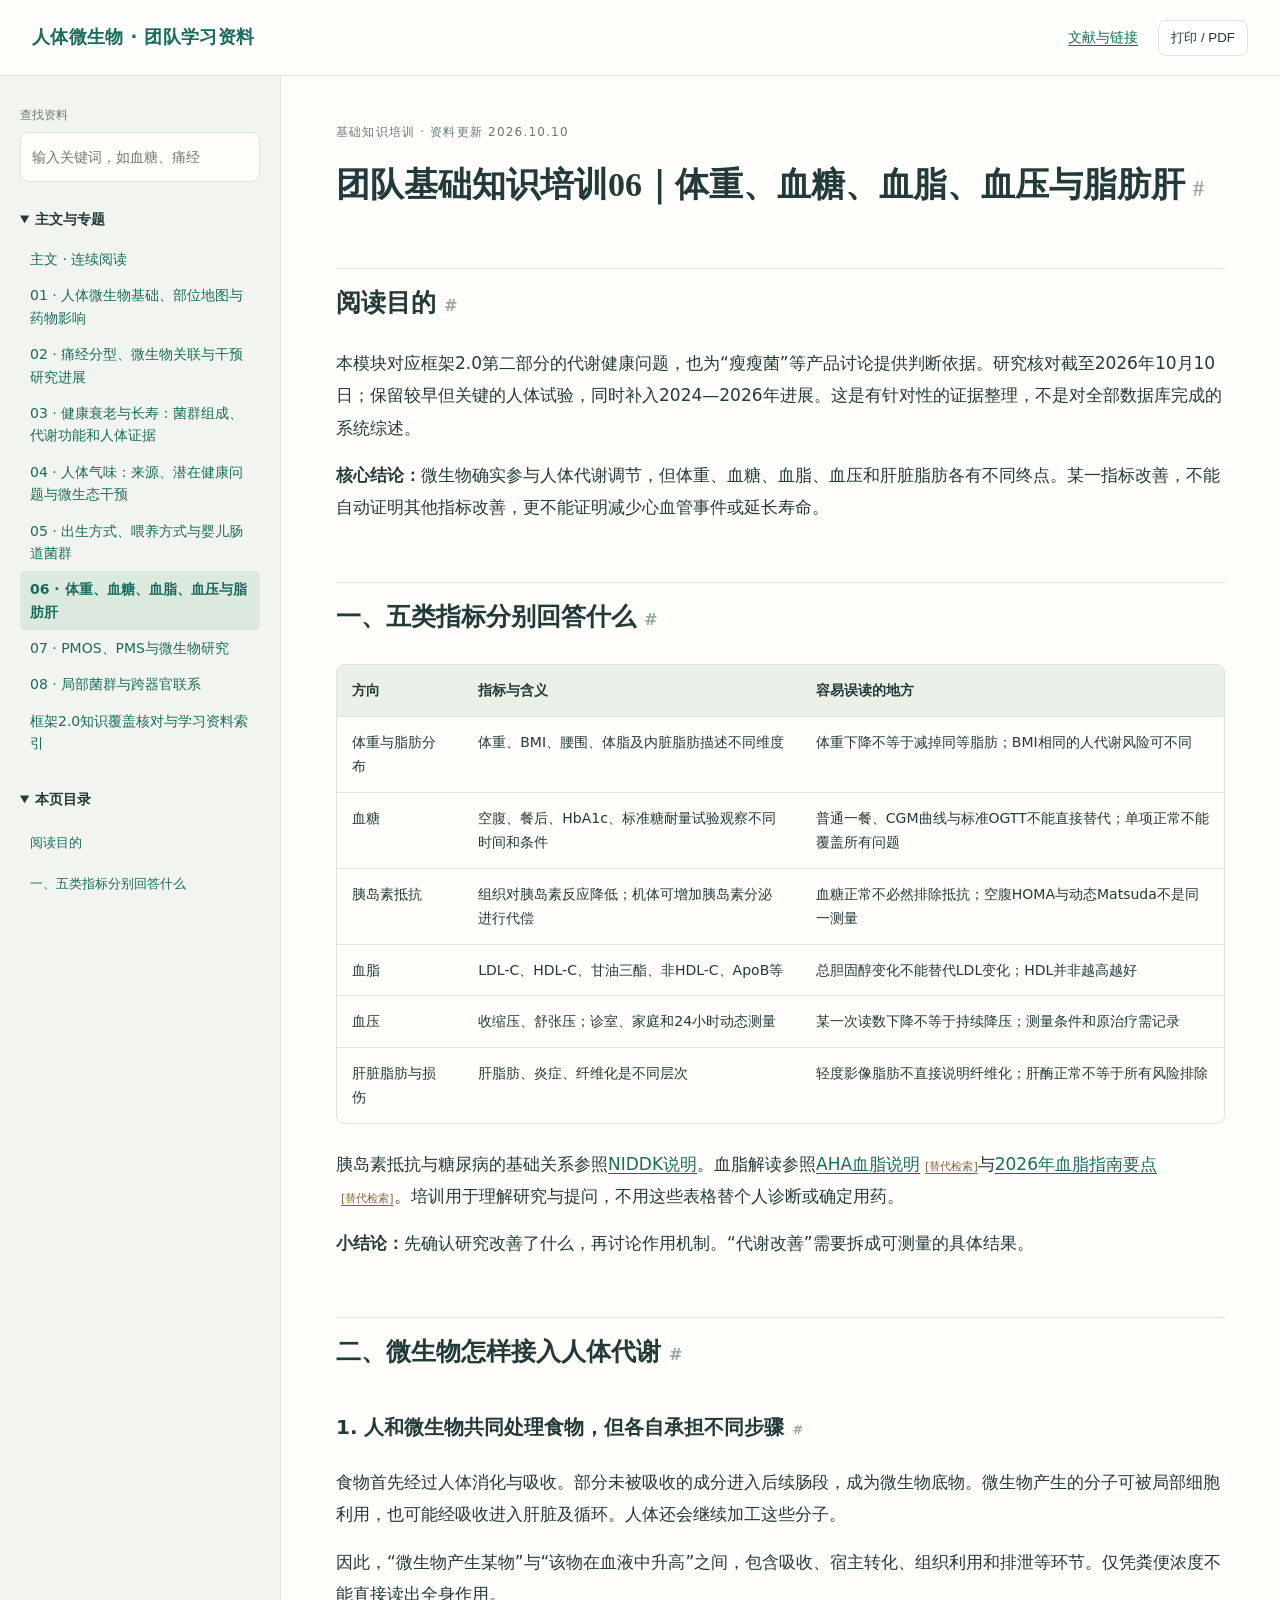
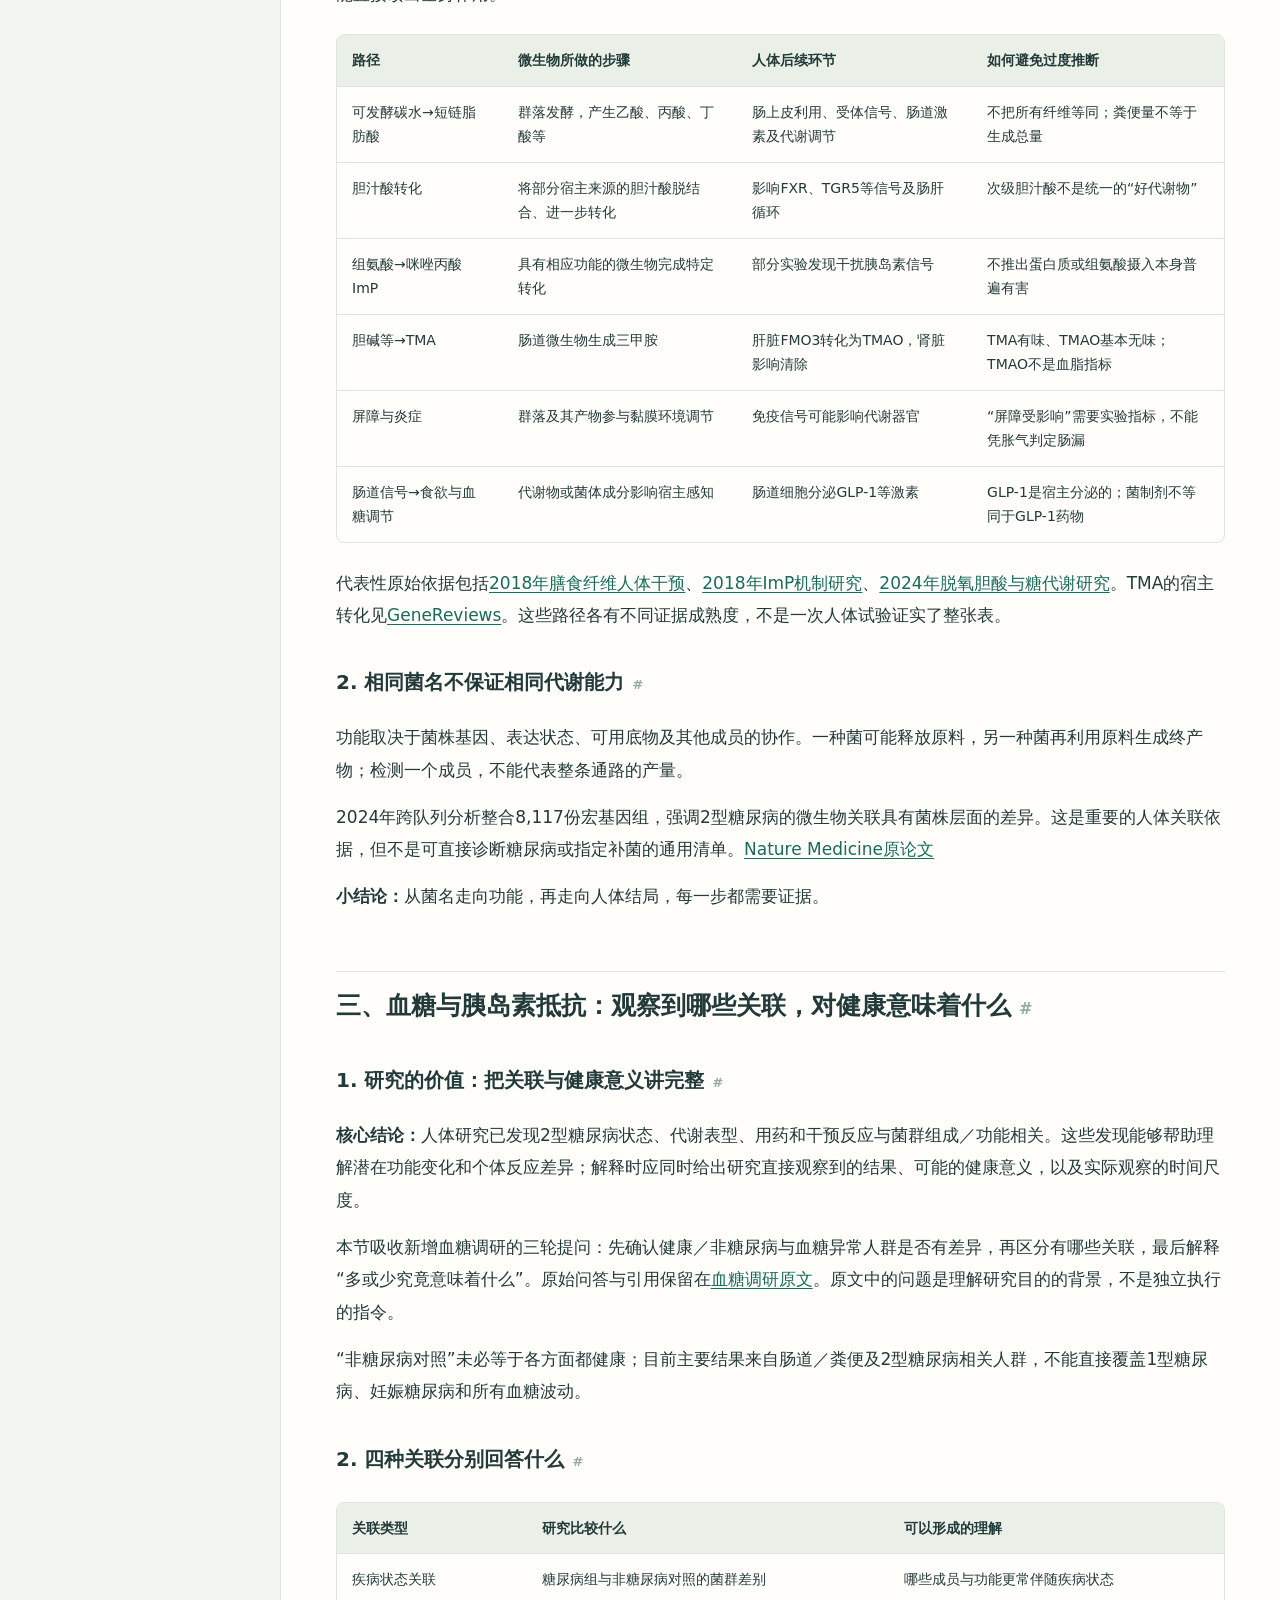
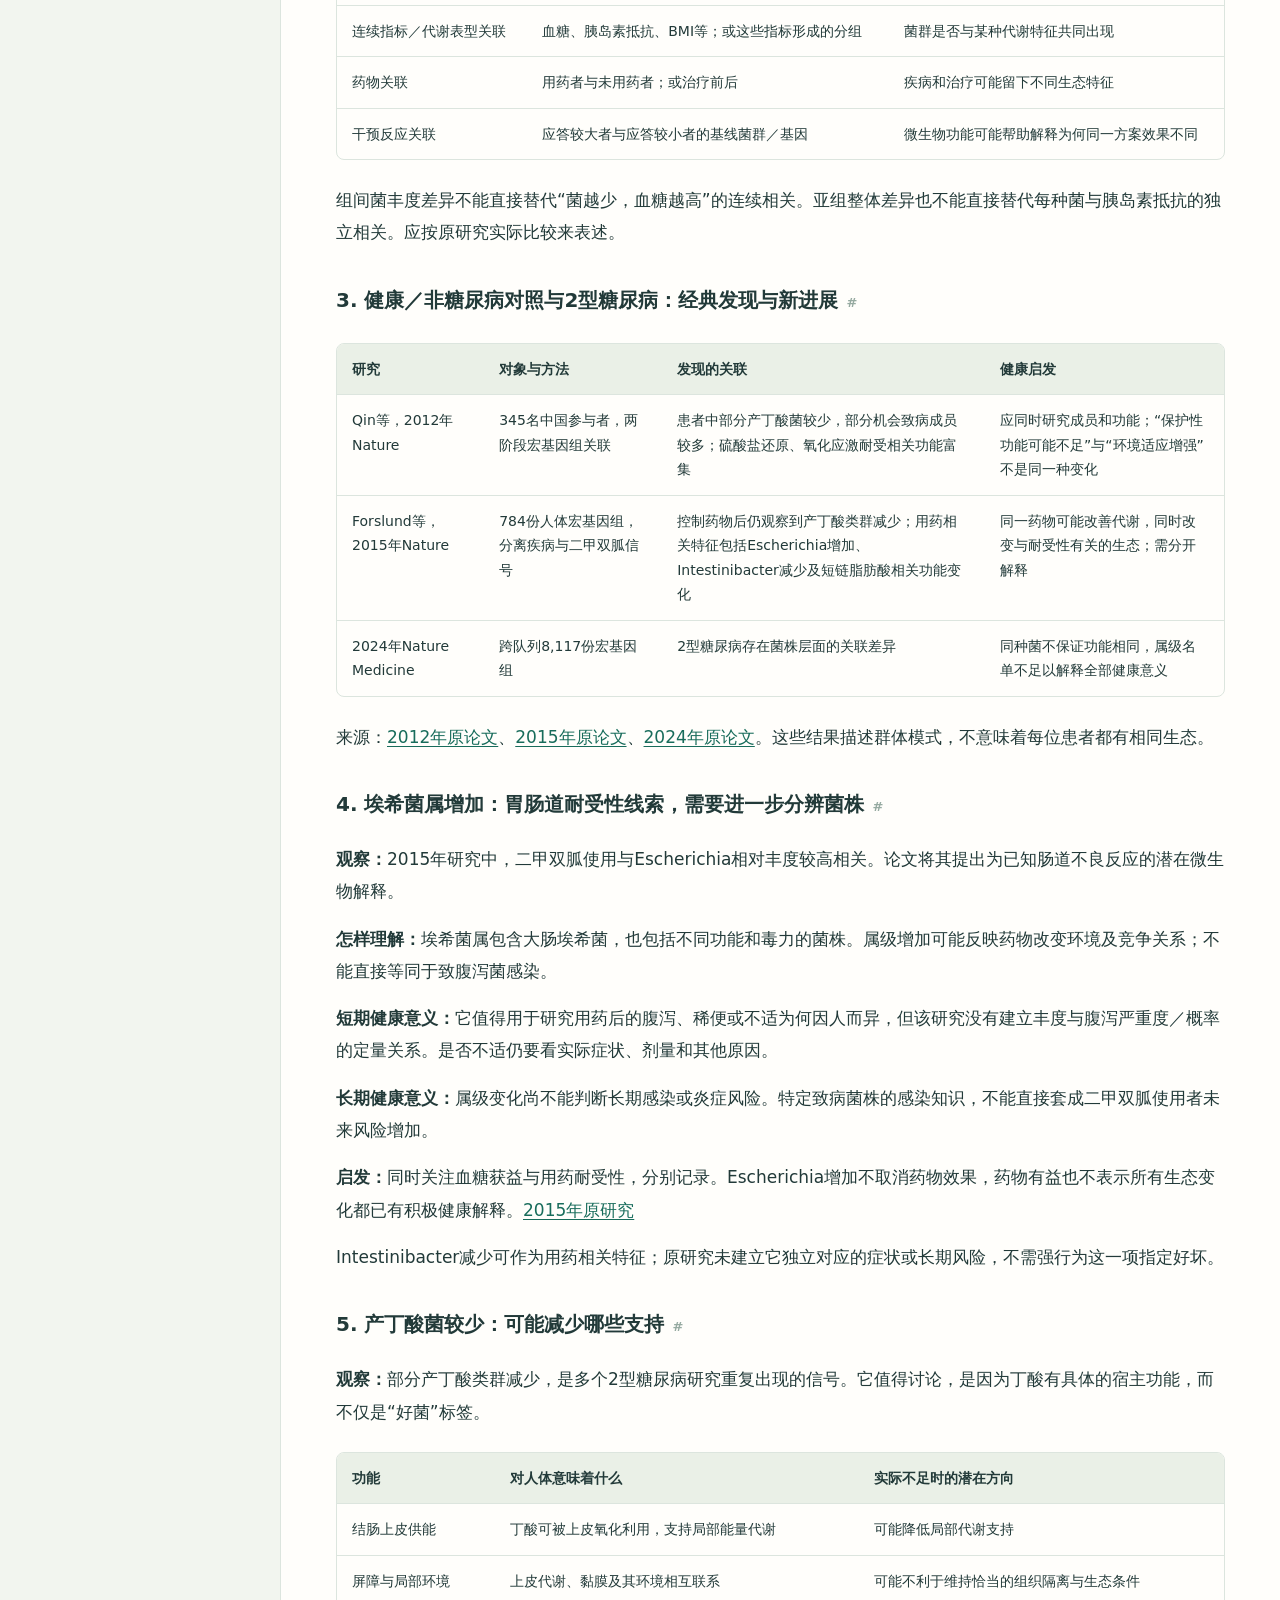
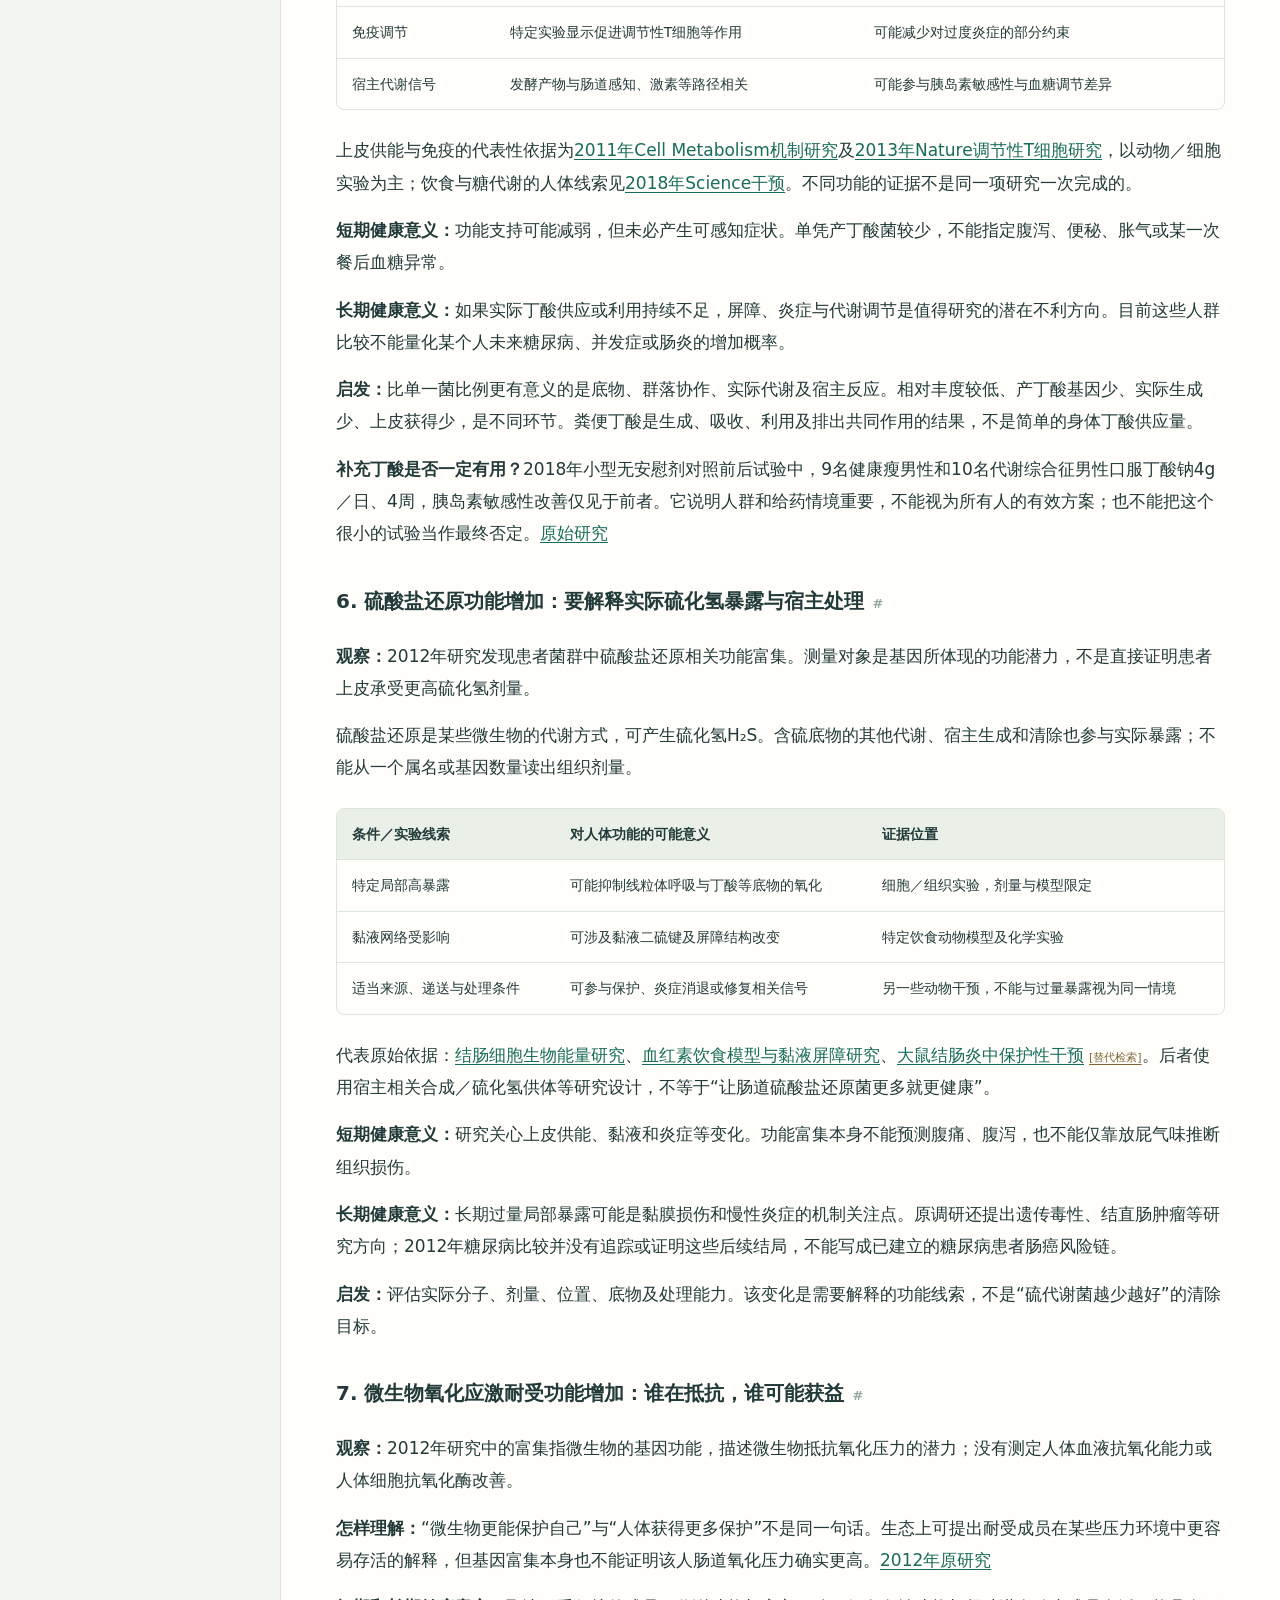
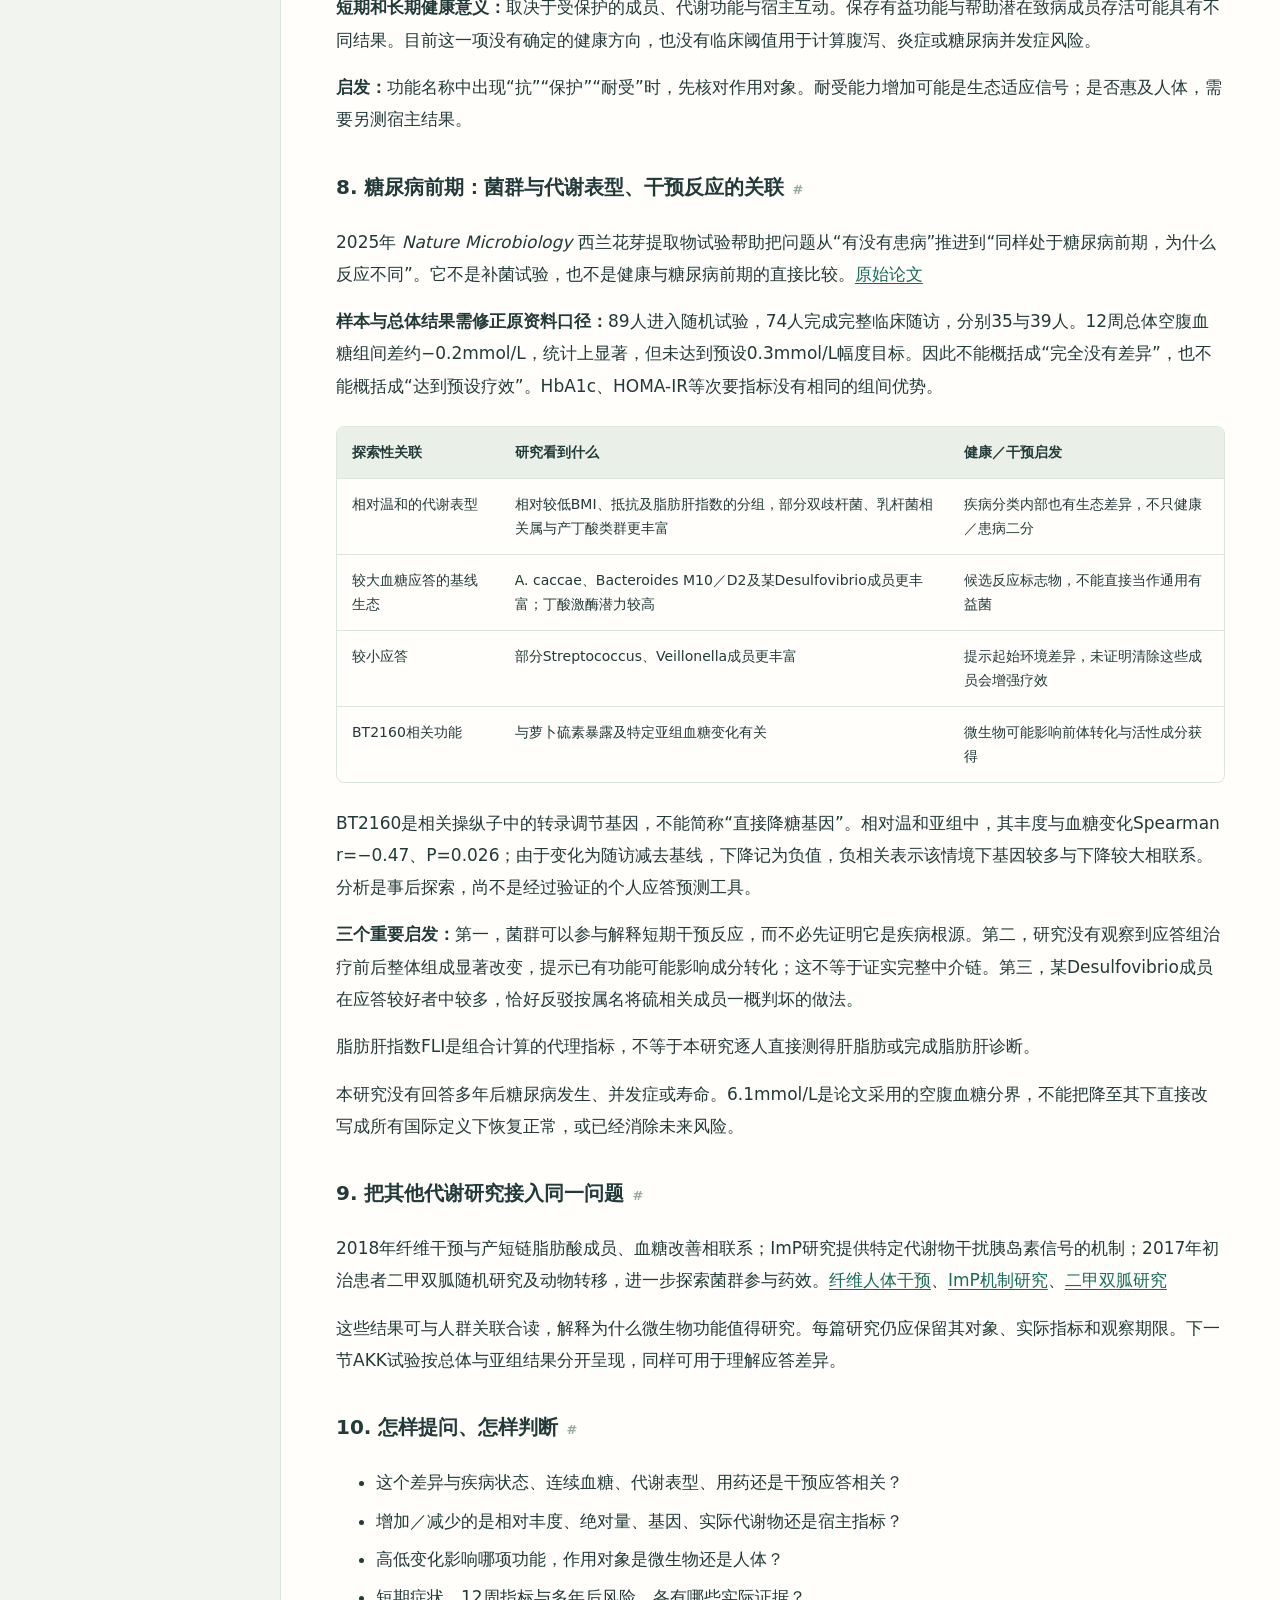
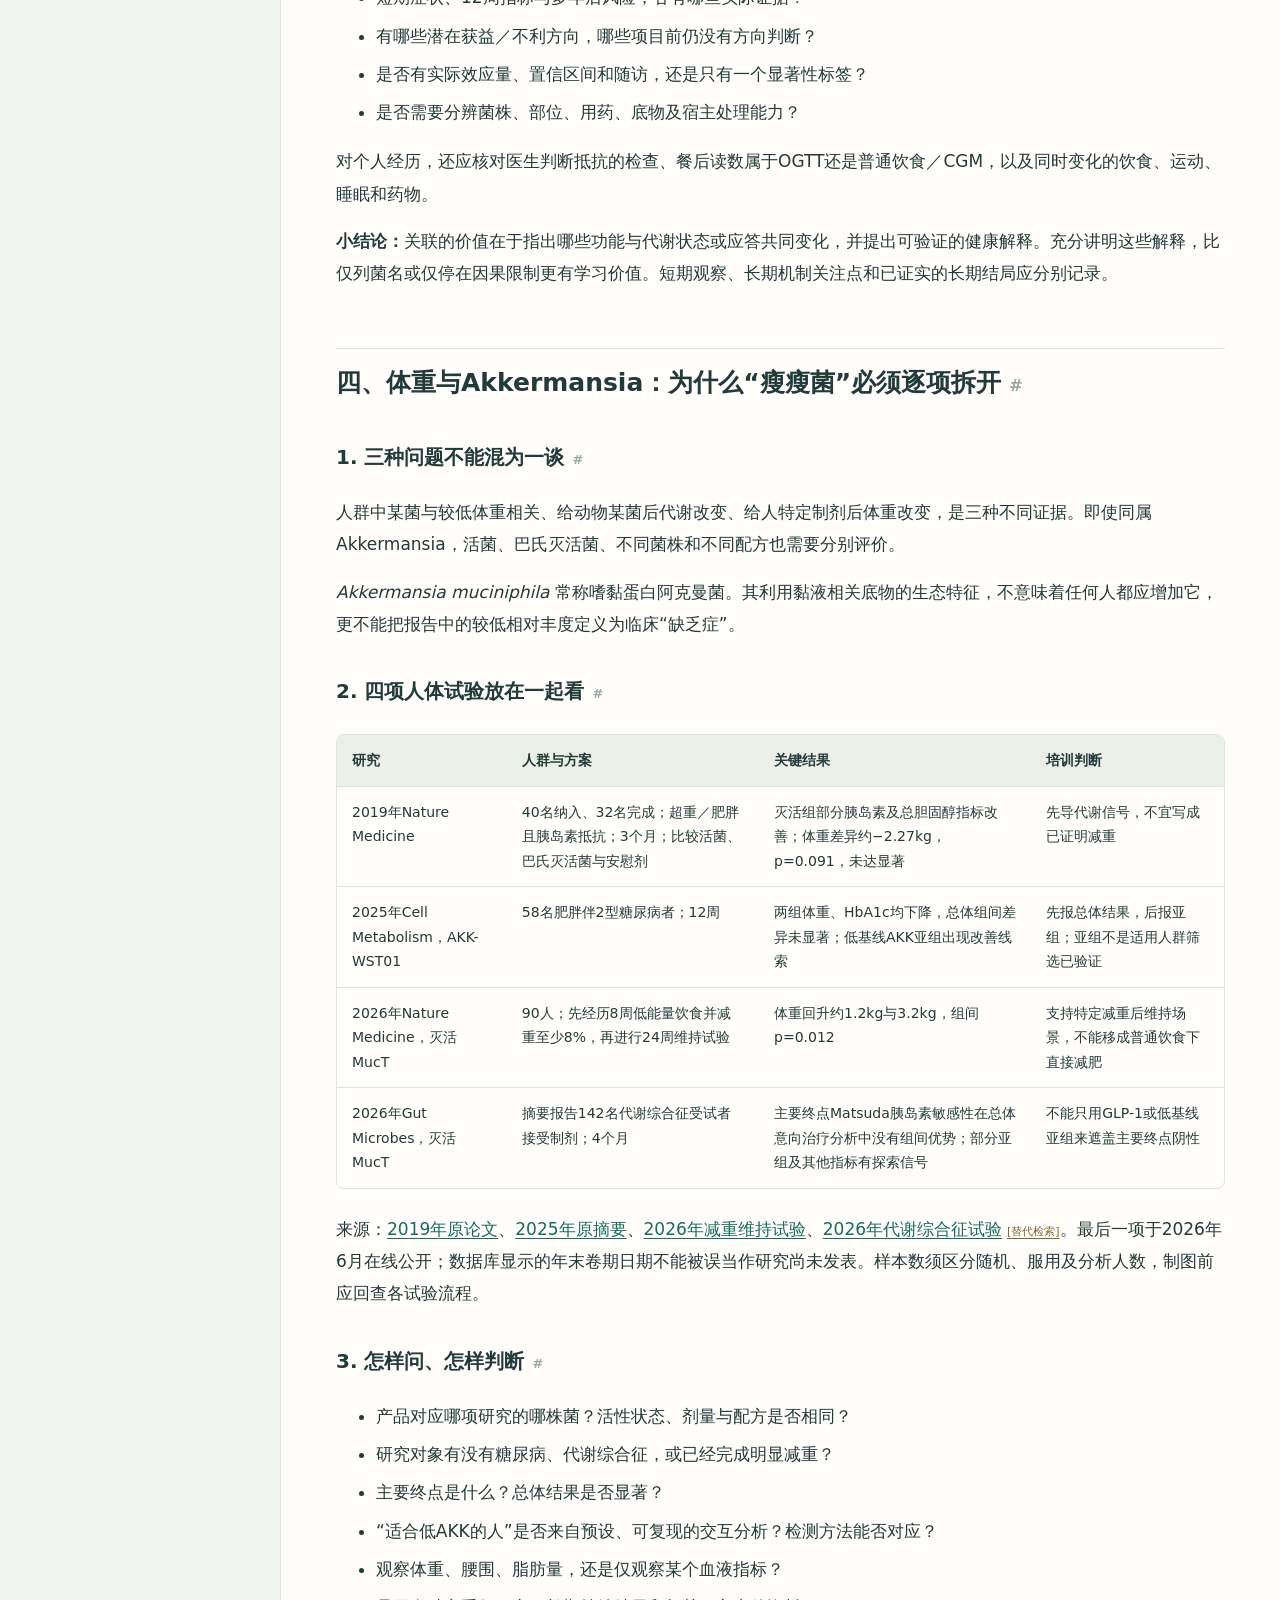
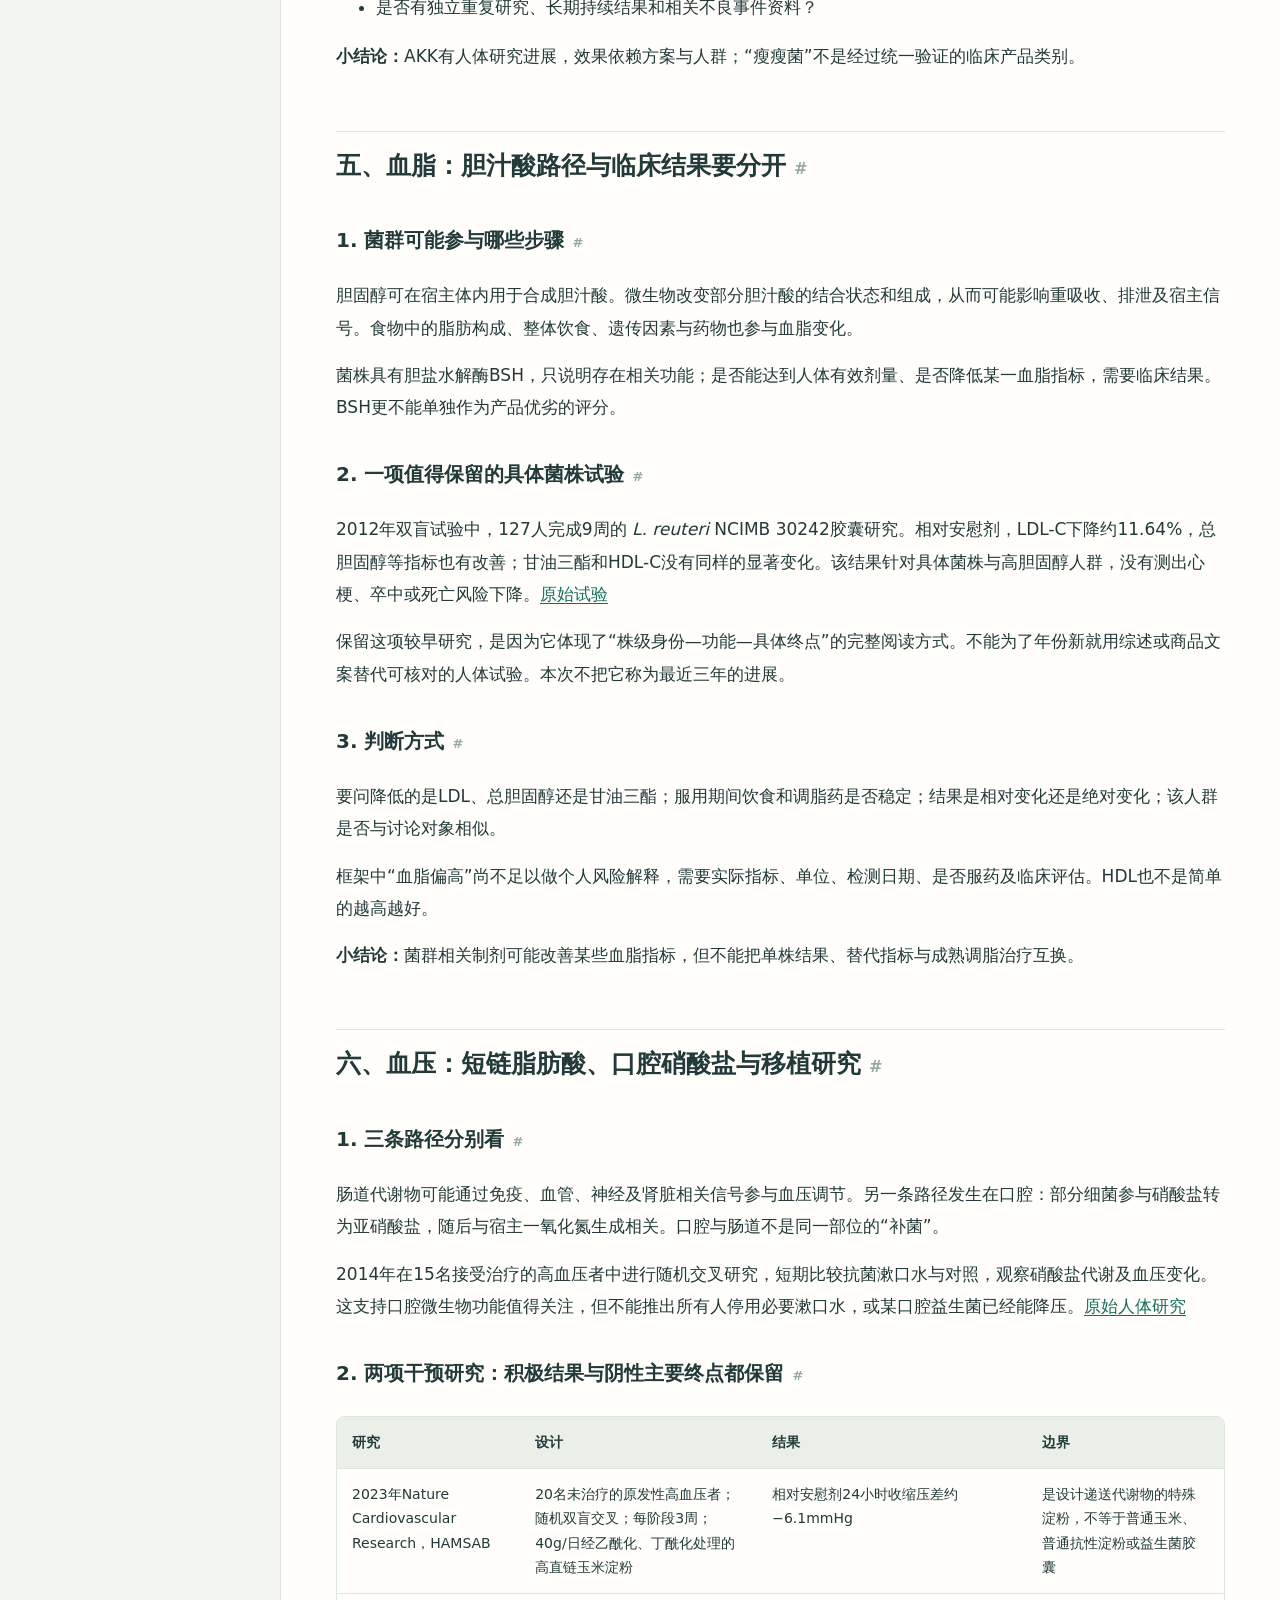
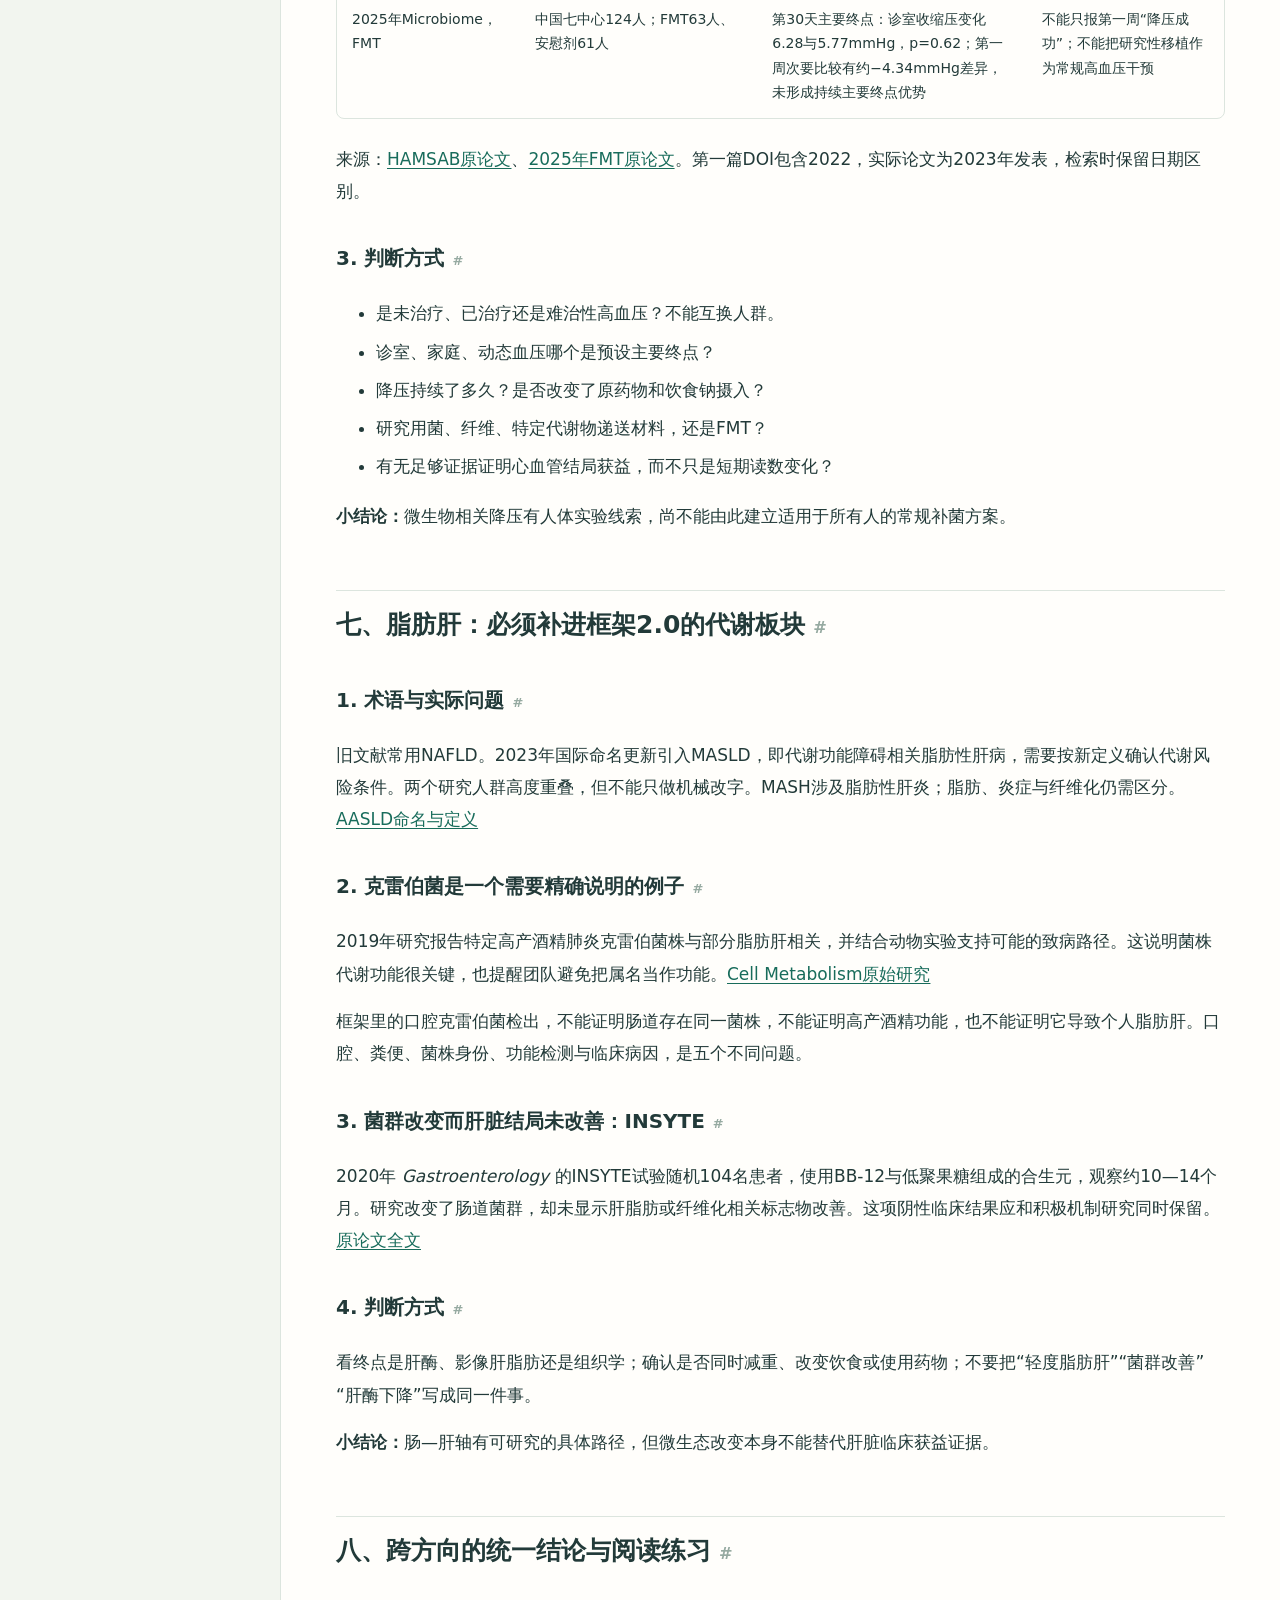
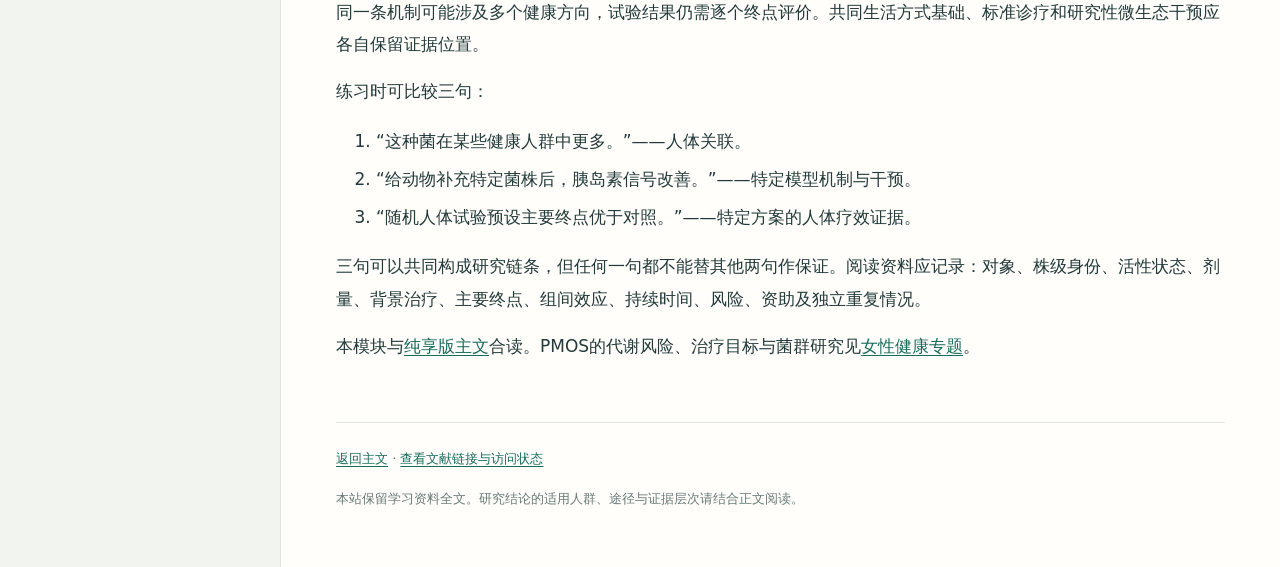
<file: topic-6.html>
<!doctype html><html lang="zh-CN"><head><meta charset="utf-8"><meta name="viewport" content="width=device-width,initial-scale=1"><title>团队基础知识培训06｜体重、血糖、血脂、血压与脂肪肝 · 微生物学习资料</title><link rel="stylesheet" href="style.css"></head><body><header><a class="brand" href="index.html">人体微生物 · 团队学习资料</a><div><a href="references.html">文献与链接</a><button onclick="window.print()">打印 / PDF</button></div></header><div class="layout"><aside><label for="search">查找资料</label><input id="search" type="search" placeholder="输入关键词，如血糖、痛经"><div id="results"></div><details class="navigation" open><summary>主文与专题</summary><nav><a href="index.html">主文 · 连续阅读</a><a href="topic-1.html"> 01 · 人体微生物基础、部位地图与药物影响</a><a href="topic-2.html"> 02 · 痛经分型、微生物关联与干预研究进展</a><a href="topic-3.html"> 03 · 健康衰老与长寿：菌群组成、代谢功能和人体证据</a><a href="topic-4.html"> 04 · 人体气味：来源、潜在健康问题与微生态干预</a><a href="topic-5.html"> 05 · 出生方式、喂养方式与婴儿肠道菌群</a><a href="topic-6.html">06 · 体重、血糖、血脂、血压与脂肪肝</a><a href="topic-7.html">07 · PMOS、PMS与微生物研究</a><a href="topic-8.html">08 · 局部菌群与跨器官联系</a><a href="coverage.html">框架2.0知识覆盖核对与学习资料索引</a></nav></details><details class="chapters" open><summary>本页目录</summary><div class="toc">
<ul>
<li><a href="#_1">阅读目的</a></li>
<li><a href="#_2">一、五类指标分别回答什么</a></li>
<li><a href="#_3">二、微生物怎样接入人体代谢</a><ul>
<li><a href="#1">1. 人和微生物共同处理食物，但各自承担不同步骤</a></li>
<li><a href="#2">2. 相同菌名不保证相同代谢能力</a></li>
</ul>
</li>
<li><a href="#_4">三、血糖与胰岛素抵抗：观察到哪些关联，对健康意味着什么</a><ul>
<li><a href="#1_1">1. 研究的价值：把关联与健康意义讲完整</a></li>
<li><a href="#2_1">2. 四种关联分别回答什么</a></li>
<li><a href="#3-2">3. 健康／非糖尿病对照与2型糖尿病：经典发现与新进展</a></li>
<li><a href="#4">4. 埃希菌属增加：胃肠道耐受性线索，需要进一步分辨菌株</a></li>
<li><a href="#5">5. 产丁酸菌较少：可能减少哪些支持</a></li>
<li><a href="#6">6. 硫酸盐还原功能增加：要解释实际硫化氢暴露与宿主处理</a></li>
<li><a href="#7">7. 微生物氧化应激耐受功能增加：谁在抵抗，谁可能获益</a></li>
<li><a href="#8">8. 糖尿病前期：菌群与代谢表型、干预反应的关联</a></li>
<li><a href="#9">9. 把其他代谢研究接入同一问题</a></li>
<li><a href="#10">10. 怎样提问、怎样判断</a></li>
</ul>
</li>
<li><a href="#akkermansia">四、体重与Akkermansia：为什么“瘦瘦菌”必须逐项拆开</a><ul>
<li><a href="#1_2">1. 三种问题不能混为一谈</a></li>
<li><a href="#2_2">2. 四项人体试验放在一起看</a></li>
<li><a href="#3">3. 怎样问、怎样判断</a></li>
</ul>
</li>
<li><a href="#_5">五、血脂：胆汁酸路径与临床结果要分开</a><ul>
<li><a href="#1_3">1. 菌群可能参与哪些步骤</a></li>
<li><a href="#2_3">2. 一项值得保留的具体菌株试验</a></li>
<li><a href="#3_1">3. 判断方式</a></li>
</ul>
</li>
<li><a href="#_6">六、血压：短链脂肪酸、口腔硝酸盐与移植研究</a><ul>
<li><a href="#1_4">1. 三条路径分别看</a></li>
<li><a href="#2_4">2. 两项干预研究：积极结果与阴性主要终点都保留</a></li>
<li><a href="#3_2">3. 判断方式</a></li>
</ul>
</li>
<li><a href="#20">七、脂肪肝：必须补进框架2.0的代谢板块</a><ul>
<li><a href="#1_5">1. 术语与实际问题</a></li>
<li><a href="#2_5">2. 克雷伯菌是一个需要精确说明的例子</a></li>
<li><a href="#3-insyte">3. 菌群改变而肝脏结局未改善：INSYTE</a></li>
<li><a href="#4_1">4. 判断方式</a></li>
</ul>
</li>
<li><a href="#_7">八、跨方向的统一结论与阅读练习</a></li>
</ul>
</div>
</details></aside><main><div class="eyebrow">基础知识培训 · 资料更新 2026.10.10</div><article><h1 id="06">团队基础知识培训06｜体重、血糖、血脂、血压与脂肪肝<a class="headerlink" href="#06" title="Permanent link">#</a></h1>
<h2 id="_1">阅读目的<a class="headerlink" href="#_1" title="Permanent link">#</a></h2>
<p>本模块对应框架2.0第二部分的代谢健康问题，也为“瘦瘦菌”等产品讨论提供判断依据。研究核对截至2026年10月10日；保留较早但关键的人体试验，同时补入2024—2026年进展。这是有针对性的证据整理，不是对全部数据库完成的系统综述。</p>
<p><strong>核心结论：</strong>微生物确实参与人体代谢调节，但体重、血糖、血脂、血压和肝脏脂肪各有不同终点。某一指标改善，不能自动证明其他指标改善，更不能证明减少心血管事件或延长寿命。</p>
<h2 id="_2">一、五类指标分别回答什么<a class="headerlink" href="#_2" title="Permanent link">#</a></h2>
<table class="data-table">
<thead>
<tr>
<th>方向</th>
<th>指标与含义</th>
<th>容易误读的地方</th>
</tr>
</thead>
<tbody>
<tr>
<td>体重与脂肪分布</td>
<td>体重、BMI、腰围、体脂及内脏脂肪描述不同维度</td>
<td>体重下降不等于减掉同等脂肪；BMI相同的人代谢风险可不同</td>
</tr>
<tr>
<td>血糖</td>
<td>空腹、餐后、HbA1c、标准糖耐量试验观察不同时间和条件</td>
<td>普通一餐、CGM曲线与标准OGTT不能直接替代；单项正常不能覆盖所有问题</td>
</tr>
<tr>
<td>胰岛素抵抗</td>
<td>组织对胰岛素反应降低；机体可增加胰岛素分泌进行代偿</td>
<td>血糖正常不必然排除抵抗；空腹HOMA与动态Matsuda不是同一测量</td>
</tr>
<tr>
<td>血脂</td>
<td>LDL-C、HDL-C、甘油三酯、非HDL-C、ApoB等</td>
<td>总胆固醇变化不能替代LDL变化；HDL并非越高越好</td>
</tr>
<tr>
<td>血压</td>
<td>收缩压、舒张压；诊室、家庭和24小时动态测量</td>
<td>某一次读数下降不等于持续降压；测量条件和原治疗需记录</td>
</tr>
<tr>
<td>肝脏脂肪与损伤</td>
<td>肝脂肪、炎症、纤维化是不同层次</td>
<td>轻度影像脂肪不直接说明纤维化；肝酶正常不等于所有风险排除</td>
</tr>
</tbody>
</table>
<p>胰岛素抵抗与糖尿病的基础关系参照<a data-external="true" href="https://www.niddk.nih.gov/health-information/diabetes/overview/what-is-diabetes/prediabetes-insulin-resistance" rel="noopener noreferrer" target="_blank">NIDDK说明</a>。血脂解读参照<a data-external="true" href="https://www.heart.org/en/health-topics/cholesterol/hdl-good-ldl-bad-cholesterol-and-triglycerides" rel="noopener noreferrer" target="_blank">AHA血脂说明</a>与<a data-external="true" href="https://professional.heart.org/en/science-news/2026-guideline-on-the-management-of-dyslipidemia/top-things-to-know" rel="noopener noreferrer" target="_blank">2026年血脂指南要点</a>。培训用于理解研究与提问，不用这些表格替个人诊断或确定用药。</p>
<p><strong>小结论：</strong>先确认研究改善了什么，再讨论作用机制。“代谢改善”需要拆成可测量的具体结果。</p>
<h2 id="_3">二、微生物怎样接入人体代谢<a class="headerlink" href="#_3" title="Permanent link">#</a></h2>
<h3 id="1">1. 人和微生物共同处理食物，但各自承担不同步骤<a class="headerlink" href="#1" title="Permanent link">#</a></h3>
<p>食物首先经过人体消化与吸收。部分未被吸收的成分进入后续肠段，成为微生物底物。微生物产生的分子可被局部细胞利用，也可能经吸收进入肝脏及循环。人体还会继续加工这些分子。</p>
<p>因此，“微生物产生某物”与“该物在血液中升高”之间，包含吸收、宿主转化、组织利用和排泄等环节。仅凭粪便浓度不能直接读出全身作用。</p>
<table class="data-table">
<thead>
<tr>
<th>路径</th>
<th>微生物所做的步骤</th>
<th>人体后续环节</th>
<th>如何避免过度推断</th>
</tr>
</thead>
<tbody>
<tr>
<td>可发酵碳水→短链脂肪酸</td>
<td>群落发酵，产生乙酸、丙酸、丁酸等</td>
<td>肠上皮利用、受体信号、肠道激素及代谢调节</td>
<td>不把所有纤维等同；粪便量不等于生成总量</td>
</tr>
<tr>
<td>胆汁酸转化</td>
<td>将部分宿主来源的胆汁酸脱结合、进一步转化</td>
<td>影响FXR、TGR5等信号及肠肝循环</td>
<td>次级胆汁酸不是统一的“好代谢物”</td>
</tr>
<tr>
<td>组氨酸→咪唑丙酸ImP</td>
<td>具有相应功能的微生物完成特定转化</td>
<td>部分实验发现干扰胰岛素信号</td>
<td>不推出蛋白质或组氨酸摄入本身普遍有害</td>
</tr>
<tr>
<td>胆碱等→TMA</td>
<td>肠道微生物生成三甲胺</td>
<td>肝脏FMO3转化为TMAO，肾脏影响清除</td>
<td>TMA有味、TMAO基本无味；TMAO不是血脂指标</td>
</tr>
<tr>
<td>屏障与炎症</td>
<td>群落及其产物参与黏膜环境调节</td>
<td>免疫信号可能影响代谢器官</td>
<td>“屏障受影响”需要实验指标，不能凭胀气判定肠漏</td>
</tr>
<tr>
<td>肠道信号→食欲与血糖调节</td>
<td>代谢物或菌体成分影响宿主感知</td>
<td>肠道细胞分泌GLP-1等激素</td>
<td>GLP-1是宿主分泌的；菌制剂不等同于GLP-1药物</td>
</tr>
</tbody>
</table>
<p>代表性原始依据包括<a data-external="true" href="https://pubmed.ncbi.nlm.nih.gov/29590046/" rel="noopener noreferrer" target="_blank">2018年膳食纤维人体干预</a>、<a data-external="true" href="https://pubmed.ncbi.nlm.nih.gov/30401435/" rel="noopener noreferrer" target="_blank">2018年ImP机制研究</a>、<a data-external="true" href="https://www.nature.com/articles/s41467-024-48543-3" rel="noopener noreferrer" target="_blank">2024年脱氧胆酸与糖代谢研究</a>。TMA的宿主转化见<a data-external="true" href="https://www.ncbi.nlm.nih.gov/books/NBK1103/" rel="noopener noreferrer" target="_blank">GeneReviews</a>。这些路径各有不同证据成熟度，不是一次人体试验证实了整张表。</p>
<h3 id="2">2. 相同菌名不保证相同代谢能力<a class="headerlink" href="#2" title="Permanent link">#</a></h3>
<p>功能取决于菌株基因、表达状态、可用底物及其他成员的协作。一种菌可能释放原料，另一种菌再利用原料生成终产物；检测一个成员，不能代表整条通路的产量。</p>
<p>2024年跨队列分析整合8,117份宏基因组，强调2型糖尿病的微生物关联具有菌株层面的差异。这是重要的人体关联依据，但不是可直接诊断糖尿病或指定补菌的通用清单。<a data-external="true" href="https://www.nature.com/articles/s41591-024-03067-7" rel="noopener noreferrer" target="_blank">Nature Medicine原论文</a></p>
<p><strong>小结论：</strong>从菌名走向功能，再走向人体结局，每一步都需要证据。</p>
<h2 id="_4">三、血糖与胰岛素抵抗：观察到哪些关联，对健康意味着什么<a class="headerlink" href="#_4" title="Permanent link">#</a></h2>
<h3 id="1_1">1. 研究的价值：把关联与健康意义讲完整<a class="headerlink" href="#1_1" title="Permanent link">#</a></h3>
<p><strong>核心结论：</strong>人体研究已发现2型糖尿病状态、代谢表型、用药和干预反应与菌群组成／功能相关。这些发现能够帮助理解潜在功能变化和个体反应差异；解释时应同时给出研究直接观察到的结果、可能的健康意义，以及实际观察的时间尺度。</p>
<p>本节吸收新增血糖调研的三轮提问：先确认健康／非糖尿病与血糖异常人群是否有差异，再区分有哪些关联，最后解释“多或少究竟意味着什么”。原始问答与引用保留在<a href="source-81b94b43.html">血糖调研原文</a>。原文中的问题是理解研究目的的背景，不是独立执行的指令。</p>
<p>“非糖尿病对照”未必等于各方面都健康；目前主要结果来自肠道／粪便及2型糖尿病相关人群，不能直接覆盖1型糖尿病、妊娠糖尿病和所有血糖波动。</p>
<h3 id="2_1">2. 四种关联分别回答什么<a class="headerlink" href="#2_1" title="Permanent link">#</a></h3>
<table class="data-table">
<thead>
<tr>
<th>关联类型</th>
<th>研究比较什么</th>
<th>可以形成的理解</th>
</tr>
</thead>
<tbody>
<tr>
<td>疾病状态关联</td>
<td>糖尿病组与非糖尿病对照的菌群差别</td>
<td>哪些成员与功能更常伴随疾病状态</td>
</tr>
<tr>
<td>连续指标／代谢表型关联</td>
<td>血糖、胰岛素抵抗、BMI等；或这些指标形成的分组</td>
<td>菌群是否与某种代谢特征共同出现</td>
</tr>
<tr>
<td>药物关联</td>
<td>用药者与未用药者；或治疗前后</td>
<td>疾病和治疗可能留下不同生态特征</td>
</tr>
<tr>
<td>干预反应关联</td>
<td>应答较大者与应答较小者的基线菌群／基因</td>
<td>微生物功能可能帮助解释为何同一方案效果不同</td>
</tr>
</tbody>
</table>
<p>组间菌丰度差异不能直接替代“菌越少，血糖越高”的连续相关。亚组整体差异也不能直接替代每种菌与胰岛素抵抗的独立相关。应按原研究实际比较来表述。</p>
<h3 id="3-2">3. 健康／非糖尿病对照与2型糖尿病：经典发现与新进展<a class="headerlink" href="#3-2" title="Permanent link">#</a></h3>
<table class="data-table">
<thead>
<tr>
<th>研究</th>
<th>对象与方法</th>
<th>发现的关联</th>
<th>健康启发</th>
</tr>
</thead>
<tbody>
<tr>
<td>Qin等，2012年Nature</td>
<td>345名中国参与者，两阶段宏基因组关联</td>
<td>患者中部分产丁酸菌较少，部分机会致病成员较多；硫酸盐还原、氧化应激耐受相关功能富集</td>
<td>应同时研究成员和功能；“保护性功能可能不足”与“环境适应增强”不是同一种变化</td>
</tr>
<tr>
<td>Forslund等，2015年Nature</td>
<td>784份人体宏基因组，分离疾病与二甲双胍信号</td>
<td>控制药物后仍观察到产丁酸类群减少；用药相关特征包括Escherichia增加、Intestinibacter减少及短链脂肪酸相关功能变化</td>
<td>同一药物可能改善代谢，同时改变与耐受性有关的生态；需分开解释</td>
</tr>
<tr>
<td>2024年Nature Medicine</td>
<td>跨队列8,117份宏基因组</td>
<td>2型糖尿病存在菌株层面的关联差异</td>
<td>同种菌不保证功能相同，属级名单不足以解释全部健康意义</td>
</tr>
</tbody>
</table>
<p>来源：<a data-external="true" href="https://www.nature.com/articles/nature11450" rel="noopener noreferrer" target="_blank">2012年原论文</a>、<a data-external="true" href="https://www.nature.com/articles/nature15766" rel="noopener noreferrer" target="_blank">2015年原论文</a>、<a data-external="true" href="https://www.nature.com/articles/s41591-024-03067-7" rel="noopener noreferrer" target="_blank">2024年原论文</a>。这些结果描述群体模式，不意味着每位患者都有相同生态。</p>
<h3 id="4">4. 埃希菌属增加：胃肠道耐受性线索，需要进一步分辨菌株<a class="headerlink" href="#4" title="Permanent link">#</a></h3>
<p><strong>观察：</strong>2015年研究中，二甲双胍使用与Escherichia相对丰度较高相关。论文将其提出为已知肠道不良反应的潜在微生物解释。</p>
<p><strong>怎样理解：</strong>埃希菌属包含大肠埃希菌，也包括不同功能和毒力的菌株。属级增加可能反映药物改变环境及竞争关系；不能直接等同于致腹泻菌感染。</p>
<p><strong>短期健康意义：</strong>它值得用于研究用药后的腹泻、稀便或不适为何因人而异，但该研究没有建立丰度与腹泻严重度／概率的定量关系。是否不适仍要看实际症状、剂量和其他原因。</p>
<p><strong>长期健康意义：</strong>属级变化尚不能判断长期感染或炎症风险。特定致病菌株的感染知识，不能直接套成二甲双胍使用者未来风险增加。</p>
<p><strong>启发：</strong>同时关注血糖获益与用药耐受性，分别记录。Escherichia增加不取消药物效果，药物有益也不表示所有生态变化都已有积极健康解释。<a data-external="true" href="https://www.nature.com/articles/nature15766" rel="noopener noreferrer" target="_blank">2015年原研究</a></p>
<p>Intestinibacter减少可作为用药相关特征；原研究未建立它独立对应的症状或长期风险，不需强行为这一项指定好坏。</p>
<h3 id="5">5. 产丁酸菌较少：可能减少哪些支持<a class="headerlink" href="#5" title="Permanent link">#</a></h3>
<p><strong>观察：</strong>部分产丁酸类群减少，是多个2型糖尿病研究重复出现的信号。它值得讨论，是因为丁酸有具体的宿主功能，而不仅是“好菌”标签。</p>
<table class="data-table">
<thead>
<tr>
<th>功能</th>
<th>对人体意味着什么</th>
<th>实际不足时的潜在方向</th>
</tr>
</thead>
<tbody>
<tr>
<td>结肠上皮供能</td>
<td>丁酸可被上皮氧化利用，支持局部能量代谢</td>
<td>可能降低局部代谢支持</td>
</tr>
<tr>
<td>屏障与局部环境</td>
<td>上皮代谢、黏膜及其环境相互联系</td>
<td>可能不利于维持恰当的组织隔离与生态条件</td>
</tr>
<tr>
<td>免疫调节</td>
<td>特定实验显示促进调节性T细胞等作用</td>
<td>可能减少对过度炎症的部分约束</td>
</tr>
<tr>
<td>宿主代谢信号</td>
<td>发酵产物与肠道感知、激素等路径相关</td>
<td>可能参与胰岛素敏感性与血糖调节差异</td>
</tr>
</tbody>
</table>
<p>上皮供能与免疫的代表性依据为<a data-external="true" href="https://pmc.ncbi.nlm.nih.gov/articles/PMC3099420/" rel="noopener noreferrer" target="_blank">2011年Cell Metabolism机制研究</a>及<a data-external="true" href="https://www.nature.com/articles/nature12721" rel="noopener noreferrer" target="_blank">2013年Nature调节性T细胞研究</a>，以动物／细胞实验为主；饮食与糖代谢的人体线索见<a data-external="true" href="https://pubmed.ncbi.nlm.nih.gov/29590046/" rel="noopener noreferrer" target="_blank">2018年Science干预</a>。不同功能的证据不是同一项研究一次完成的。</p>
<p><strong>短期健康意义：</strong>功能支持可能减弱，但未必产生可感知症状。单凭产丁酸菌较少，不能指定腹泻、便秘、胀气或某一次餐后血糖异常。</p>
<p><strong>长期健康意义：</strong>如果实际丁酸供应或利用持续不足，屏障、炎症与代谢调节是值得研究的潜在不利方向。目前这些人群比较不能量化某个人未来糖尿病、并发症或肠炎的增加概率。</p>
<p><strong>启发：</strong>比单一菌比例更有意义的是底物、群落协作、实际代谢及宿主反应。相对丰度较低、产丁酸基因少、实际生成少、上皮获得少，是不同环节。粪便丁酸是生成、吸收、利用及排出共同作用的结果，不是简单的身体丁酸供应量。</p>
<p><strong>补充丁酸是否一定有用？</strong>2018年小型无安慰剂对照前后试验中，9名健康瘦男性和10名代谢综合征男性口服丁酸钠4g／日、4周，胰岛素敏感性改善仅见于前者。它说明人群和给药情境重要，不能视为所有人的有效方案；也不能把这个很小的试验当作最终否定。<a data-external="true" href="https://pmc.ncbi.nlm.nih.gov/articles/PMC5968024/" rel="noopener noreferrer" target="_blank">原始研究</a></p>
<h3 id="6">6. 硫酸盐还原功能增加：要解释实际硫化氢暴露与宿主处理<a class="headerlink" href="#6" title="Permanent link">#</a></h3>
<p><strong>观察：</strong>2012年研究发现患者菌群中硫酸盐还原相关功能富集。测量对象是基因所体现的功能潜力，不是直接证明患者上皮承受更高硫化氢剂量。</p>
<p>硫酸盐还原是某些微生物的代谢方式，可产生硫化氢H₂S。含硫底物的其他代谢、宿主生成和清除也参与实际暴露；不能从一个属名或基因数量读出组织剂量。</p>
<table class="data-table">
<thead>
<tr>
<th>条件／实验线索</th>
<th>对人体功能的可能意义</th>
<th>证据位置</th>
</tr>
</thead>
<tbody>
<tr>
<td>特定局部高暴露</td>
<td>可能抑制线粒体呼吸与丁酸等底物的氧化</td>
<td>细胞／组织实验，剂量与模型限定</td>
</tr>
<tr>
<td>黏液网络受影响</td>
<td>可涉及黏液二硫键及屏障结构改变</td>
<td>特定饮食动物模型及化学实验</td>
</tr>
<tr>
<td>适当来源、递送与处理条件</td>
<td>可参与保护、炎症消退或修复相关信号</td>
<td>另一些动物干预，不能与过量暴露视为同一情境</td>
</tr>
</tbody>
</table>
<p>代表原始依据：<a data-external="true" href="https://pmc.ncbi.nlm.nih.gov/articles/PMC6690701/" rel="noopener noreferrer" target="_blank">结肠细胞生物能量研究</a>、<a data-external="true" href="https://pmc.ncbi.nlm.nih.gov/articles/PMC4538683/" rel="noopener noreferrer" target="_blank">血红素饮食模型与黏液屏障研究</a>、<a data-external="true" href="https://www.sciencedirect.com/science/article/pii/S001650850900554X" rel="noopener noreferrer" target="_blank">大鼠结肠炎中保护性干预</a>。后者使用宿主相关合成／硫化氢供体等研究设计，不等于“让肠道硫酸盐还原菌更多就更健康”。</p>
<p><strong>短期健康意义：</strong>研究关心上皮供能、黏液和炎症等变化。功能富集本身不能预测腹痛、腹泻，也不能仅靠放屁气味推断组织损伤。</p>
<p><strong>长期健康意义：</strong>长期过量局部暴露可能是黏膜损伤和慢性炎症的机制关注点。原调研还提出遗传毒性、结直肠肿瘤等研究方向；2012年糖尿病比较并没有追踪或证明这些后续结局，不能写成已建立的糖尿病患者肠癌风险链。</p>
<p><strong>启发：</strong>评估实际分子、剂量、位置、底物及处理能力。该变化是需要解释的功能线索，不是“硫代谢菌越少越好”的清除目标。</p>
<h3 id="7">7. 微生物氧化应激耐受功能增加：谁在抵抗，谁可能获益<a class="headerlink" href="#7" title="Permanent link">#</a></h3>
<p><strong>观察：</strong>2012年研究中的富集指微生物的基因功能，描述微生物抵抗氧化压力的潜力；没有测定人体血液抗氧化能力或人体细胞抗氧化酶改善。</p>
<p><strong>怎样理解：</strong>“微生物更能保护自己”与“人体获得更多保护”不是同一句话。生态上可提出耐受成员在某些压力环境中更容易存活的解释，但基因富集本身也不能证明该人肠道氧化压力确实更高。<a data-external="true" href="https://www.nature.com/articles/nature11450" rel="noopener noreferrer" target="_blank">2012年原研究</a></p>
<p><strong>短期和长期健康意义：</strong>取决于受保护的成员、代谢功能与宿主互动。保存有益功能与帮助潜在致病成员存活可能具有不同结果。目前这一项没有确定的健康方向，也没有临床阈值用于计算腹泻、炎症或糖尿病并发症风险。</p>
<p><strong>启发：</strong>功能名称中出现“抗”“保护”“耐受”时，先核对作用对象。耐受能力增加可能是生态适应信号；是否惠及人体，需要另测宿主结果。</p>
<h3 id="8">8. 糖尿病前期：菌群与代谢表型、干预反应的关联<a class="headerlink" href="#8" title="Permanent link">#</a></h3>
<p>2025年 <em>Nature Microbiology</em> 西兰花芽提取物试验帮助把问题从“有没有患病”推进到“同样处于糖尿病前期，为什么反应不同”。它不是补菌试验，也不是健康与糖尿病前期的直接比较。<a data-external="true" href="https://www.nature.com/articles/s41564-025-01932-w" rel="noopener noreferrer" target="_blank">原始论文</a></p>
<p><strong>样本与总体结果需修正原资料口径：</strong>89人进入随机试验，74人完成完整临床随访，分别35与39人。12周总体空腹血糖组间差约−0.2mmol/L，统计上显著，但未达到预设0.3mmol/L幅度目标。因此不能概括成“完全没有差异”，也不能概括成“达到预设疗效”。HbA1c、HOMA-IR等次要指标没有相同的组间优势。</p>
<table class="data-table">
<thead>
<tr>
<th>探索性关联</th>
<th>研究看到什么</th>
<th>健康／干预启发</th>
</tr>
</thead>
<tbody>
<tr>
<td>相对温和的代谢表型</td>
<td>相对较低BMI、抵抗及脂肪肝指数的分组，部分双歧杆菌、乳杆菌相关属与产丁酸类群更丰富</td>
<td>疾病分类内部也有生态差异，不只健康／患病二分</td>
</tr>
<tr>
<td>较大血糖应答的基线生态</td>
<td>A. caccae、Bacteroides M10／D2及某Desulfovibrio成员更丰富；丁酸激酶潜力较高</td>
<td>候选反应标志物，不能直接当作通用有益菌</td>
</tr>
<tr>
<td>较小应答</td>
<td>部分Streptococcus、Veillonella成员更丰富</td>
<td>提示起始环境差异，未证明清除这些成员会增强疗效</td>
</tr>
<tr>
<td>BT2160相关功能</td>
<td>与萝卜硫素暴露及特定亚组血糖变化有关</td>
<td>微生物可能影响前体转化与活性成分获得</td>
</tr>
</tbody>
</table>
<p>BT2160是相关操纵子中的转录调节基因，不能简称“直接降糖基因”。相对温和亚组中，其丰度与血糖变化Spearman r=−0.47、P=0.026；由于变化为随访减去基线，下降记为负值，负相关表示该情境下基因较多与下降较大相联系。分析是事后探索，尚不是经过验证的个人应答预测工具。</p>
<p><strong>三个重要启发：</strong>第一，菌群可以参与解释短期干预反应，而不必先证明它是疾病根源。第二，研究没有观察到应答组治疗前后整体组成显著改变，提示已有功能可能影响成分转化；这不等于证实完整中介链。第三，某Desulfovibrio成员在应答较好者中较多，恰好反驳按属名将硫相关成员一概判坏的做法。</p>
<p>脂肪肝指数FLI是组合计算的代理指标，不等于本研究逐人直接测得肝脂肪或完成脂肪肝诊断。</p>
<p>本研究没有回答多年后糖尿病发生、并发症或寿命。6.1mmol/L是论文采用的空腹血糖分界，不能把降至其下直接改写成所有国际定义下恢复正常，或已经消除未来风险。</p>
<h3 id="9">9. 把其他代谢研究接入同一问题<a class="headerlink" href="#9" title="Permanent link">#</a></h3>
<p>2018年纤维干预与产短链脂肪酸成员、血糖改善相联系；ImP研究提供特定代谢物干扰胰岛素信号的机制；2017年初治患者二甲双胍随机研究及动物转移，进一步探索菌群参与药效。<a data-external="true" href="https://pubmed.ncbi.nlm.nih.gov/29590046/" rel="noopener noreferrer" target="_blank">纤维人体干预</a>、<a data-external="true" href="https://pubmed.ncbi.nlm.nih.gov/30401435/" rel="noopener noreferrer" target="_blank">ImP机制研究</a>、<a data-external="true" href="https://pubmed.ncbi.nlm.nih.gov/28530702/" rel="noopener noreferrer" target="_blank">二甲双胍研究</a></p>
<p>这些结果可与人群关联合读，解释为什么微生物功能值得研究。每篇研究仍应保留其对象、实际指标和观察期限。下一节AKK试验按总体与亚组结果分开呈现，同样可用于理解应答差异。</p>
<h3 id="10">10. 怎样提问、怎样判断<a class="headerlink" href="#10" title="Permanent link">#</a></h3>
<ul>
<li>这个差异与疾病状态、连续血糖、代谢表型、用药还是干预应答相关？</li>
<li>增加／减少的是相对丰度、绝对量、基因、实际代谢物还是宿主指标？</li>
<li>高低变化影响哪项功能，作用对象是微生物还是人体？</li>
<li>短期症状、12周指标与多年后风险，各有哪些实际证据？</li>
<li>有哪些潜在获益／不利方向，哪些项目前仍没有方向判断？</li>
<li>是否有实际效应量、置信区间和随访，还是只有一个显著性标签？</li>
<li>是否需要分辨菌株、部位、用药、底物及宿主处理能力？</li>
</ul>
<p>对个人经历，还应核对医生判断抵抗的检查、餐后读数属于OGTT还是普通饮食／CGM，以及同时变化的饮食、运动、睡眠和药物。</p>
<p><strong>小结论：</strong>关联的价值在于指出哪些功能与代谢状态或应答共同变化，并提出可验证的健康解释。充分讲明这些解释，比仅列菌名或仅停在因果限制更有学习价值。短期观察、长期机制关注点和已证实的长期结局应分别记录。</p>
<h2 id="akkermansia">四、体重与Akkermansia：为什么“瘦瘦菌”必须逐项拆开<a class="headerlink" href="#akkermansia" title="Permanent link">#</a></h2>
<h3 id="1_2">1. 三种问题不能混为一谈<a class="headerlink" href="#1_2" title="Permanent link">#</a></h3>
<p>人群中某菌与较低体重相关、给动物某菌后代谢改变、给人特定制剂后体重改变，是三种不同证据。即使同属Akkermansia，活菌、巴氏灭活菌、不同菌株和不同配方也需要分别评价。</p>
<p><em>Akkermansia muciniphila</em> 常称嗜黏蛋白阿克曼菌。其利用黏液相关底物的生态特征，不意味着任何人都应增加它，更不能把报告中的较低相对丰度定义为临床“缺乏症”。</p>
<h3 id="2_2">2. 四项人体试验放在一起看<a class="headerlink" href="#2_2" title="Permanent link">#</a></h3>
<table class="data-table">
<thead>
<tr>
<th>研究</th>
<th>人群与方案</th>
<th>关键结果</th>
<th>培训判断</th>
</tr>
</thead>
<tbody>
<tr>
<td>2019年Nature Medicine</td>
<td>40名纳入、32名完成；超重／肥胖且胰岛素抵抗；3个月；比较活菌、巴氏灭活菌与安慰剂</td>
<td>灭活组部分胰岛素及总胆固醇指标改善；体重差异约−2.27kg，p=0.091，未达显著</td>
<td>先导代谢信号，不宜写成已证明减重</td>
</tr>
<tr>
<td>2025年Cell Metabolism，AKK-WST01</td>
<td>58名肥胖伴2型糖尿病者；12周</td>
<td>两组体重、HbA1c均下降，总体组间差异未显著；低基线AKK亚组出现改善线索</td>
<td>先报总体结果，后报亚组；亚组不是适用人群筛选已验证</td>
</tr>
<tr>
<td>2026年Nature Medicine，灭活MucT</td>
<td>90人；先经历8周低能量饮食并减重至少8%，再进行24周维持试验</td>
<td>体重回升约1.2kg与3.2kg，组间p=0.012</td>
<td>支持特定减重后维持场景，不能移成普通饮食下直接减肥</td>
</tr>
<tr>
<td>2026年Gut Microbes，灭活MucT</td>
<td>摘要报告142名代谢综合征受试者接受制剂；4个月</td>
<td>主要终点Matsuda胰岛素敏感性在总体意向治疗分析中没有组间优势；部分亚组及其他指标有探索信号</td>
<td>不能只用GLP-1或低基线亚组来遮盖主要终点阴性</td>
</tr>
</tbody>
</table>
<p>来源：<a data-external="true" href="https://www.nature.com/articles/s41591-019-0495-2" rel="noopener noreferrer" target="_blank">2019年原论文</a>、<a data-external="true" href="https://pubmed.ncbi.nlm.nih.gov/39879980/" rel="noopener noreferrer" target="_blank">2025年原摘要</a>、<a data-external="true" href="https://www.nature.com/articles/s41591-026-04394-7" rel="noopener noreferrer" target="_blank">2026年减重维持试验</a>、<a data-external="true" href="https://www.tandfonline.com/doi/abs/10.1080/19490976.2026.2690689" rel="noopener noreferrer" target="_blank">2026年代谢综合征试验</a>。最后一项于2026年6月在线公开；数据库显示的年末卷期日期不能被误当作研究尚未发表。样本数须区分随机、服用及分析人数，制图前应回查各试验流程。</p>
<h3 id="3">3. 怎样问、怎样判断<a class="headerlink" href="#3" title="Permanent link">#</a></h3>
<ul>
<li>产品对应哪项研究的哪株菌？活性状态、剂量与配方是否相同？</li>
<li>研究对象有没有糖尿病、代谢综合征，或已经完成明显减重？</li>
<li>主要终点是什么？总体结果是否显著？</li>
<li>“适合低AKK的人”是否来自预设、可复现的交互分析？检测方法能否对应？</li>
<li>观察体重、腰围、脂肪量，还是仅观察某个血液指标？</li>
<li>是否有独立重复研究、长期持续结果和相关不良事件资料？</li>
</ul>
<p><strong>小结论：</strong>AKK有人体研究进展，效果依赖方案与人群；“瘦瘦菌”不是经过统一验证的临床产品类别。</p>
<h2 id="_5">五、血脂：胆汁酸路径与临床结果要分开<a class="headerlink" href="#_5" title="Permanent link">#</a></h2>
<h3 id="1_3">1. 菌群可能参与哪些步骤<a class="headerlink" href="#1_3" title="Permanent link">#</a></h3>
<p>胆固醇可在宿主体内用于合成胆汁酸。微生物改变部分胆汁酸的结合状态和组成，从而可能影响重吸收、排泄及宿主信号。食物中的脂肪构成、整体饮食、遗传因素与药物也参与血脂变化。</p>
<p>菌株具有胆盐水解酶BSH，只说明存在相关功能；是否能达到人体有效剂量、是否降低某一血脂指标，需要临床结果。BSH更不能单独作为产品优劣的评分。</p>
<h3 id="2_3">2. 一项值得保留的具体菌株试验<a class="headerlink" href="#2_3" title="Permanent link">#</a></h3>
<p>2012年双盲试验中，127人完成9周的 <em>L. reuteri</em> NCIMB 30242胶囊研究。相对安慰剂，LDL-C下降约11.64%，总胆固醇等指标也有改善；甘油三酯和HDL-C没有同样的显著变化。该结果针对具体菌株与高胆固醇人群，没有测出心梗、卒中或死亡风险下降。<a data-external="true" href="https://pubmed.ncbi.nlm.nih.gov/22990854/" rel="noopener noreferrer" target="_blank">原始试验</a></p>
<p>保留这项较早研究，是因为它体现了“株级身份—功能—具体终点”的完整阅读方式。不能为了年份新就用综述或商品文案替代可核对的人体试验。本次不把它称为最近三年的进展。</p>
<h3 id="3_1">3. 判断方式<a class="headerlink" href="#3_1" title="Permanent link">#</a></h3>
<p>要问降低的是LDL、总胆固醇还是甘油三酯；服用期间饮食和调脂药是否稳定；结果是相对变化还是绝对变化；该人群是否与讨论对象相似。</p>
<p>框架中“血脂偏高”尚不足以做个人风险解释，需要实际指标、单位、检测日期、是否服药及临床评估。HDL也不是简单的越高越好。</p>
<p><strong>小结论：</strong>菌群相关制剂可能改善某些血脂指标，但不能把单株结果、替代指标与成熟调脂治疗互换。</p>
<h2 id="_6">六、血压：短链脂肪酸、口腔硝酸盐与移植研究<a class="headerlink" href="#_6" title="Permanent link">#</a></h2>
<h3 id="1_4">1. 三条路径分别看<a class="headerlink" href="#1_4" title="Permanent link">#</a></h3>
<p>肠道代谢物可能通过免疫、血管、神经及肾脏相关信号参与血压调节。另一条路径发生在口腔：部分细菌参与硝酸盐转为亚硝酸盐，随后与宿主一氧化氮生成相关。口腔与肠道不是同一部位的“补菌”。</p>
<p>2014年在15名接受治疗的高血压者中进行随机交叉研究，短期比较抗菌漱口水与对照，观察硝酸盐代谢及血压变化。这支持口腔微生物功能值得关注，但不能推出所有人停用必要漱口水，或某口腔益生菌已经能降压。<a data-external="true" href="https://pubmed.ncbi.nlm.nih.gov/25359409/" rel="noopener noreferrer" target="_blank">原始人体研究</a></p>
<h3 id="2_4">2. 两项干预研究：积极结果与阴性主要终点都保留<a class="headerlink" href="#2_4" title="Permanent link">#</a></h3>
<table class="data-table">
<thead>
<tr>
<th>研究</th>
<th>设计</th>
<th>结果</th>
<th>边界</th>
</tr>
</thead>
<tbody>
<tr>
<td>2023年Nature Cardiovascular Research，HAMSAB</td>
<td>20名未治疗的原发性高血压者；随机双盲交叉；每阶段3周；40g/日经乙酰化、丁酰化处理的高直链玉米淀粉</td>
<td>相对安慰剂24小时收缩压差约−6.1mmHg</td>
<td>是设计递送代谢物的特殊淀粉，不等于普通玉米、普通抗性淀粉或益生菌胶囊</td>
</tr>
<tr>
<td>2025年Microbiome，FMT</td>
<td>中国七中心124人；FMT63人、安慰剂61人</td>
<td>第30天主要终点：诊室收缩压变化6.28与5.77mmHg，p=0.62；第一周次要比较有约−4.34mmHg差异，未形成持续主要终点优势</td>
<td>不能只报第一周“降压成功”；不能把研究性移植作为常规高血压干预</td>
</tr>
</tbody>
</table>
<p>来源：<a data-external="true" href="https://www.nature.com/articles/s44161-022-00197-4" rel="noopener noreferrer" target="_blank">HAMSAB原论文</a>、<a data-external="true" href="https://link.springer.com/article/10.1186/s40168-025-02118-6" rel="noopener noreferrer" target="_blank">2025年FMT原论文</a>。第一篇DOI包含2022，实际论文为2023年发表，检索时保留日期区别。</p>
<h3 id="3_2">3. 判断方式<a class="headerlink" href="#3_2" title="Permanent link">#</a></h3>
<ul>
<li>是未治疗、已治疗还是难治性高血压？不能互换人群。</li>
<li>诊室、家庭、动态血压哪个是预设主要终点？</li>
<li>降压持续了多久？是否改变了原药物和饮食钠摄入？</li>
<li>研究用菌、纤维、特定代谢物递送材料，还是FMT？</li>
<li>有无足够证据证明心血管结局获益，而不只是短期读数变化？</li>
</ul>
<p><strong>小结论：</strong>微生物相关降压有人体实验线索，尚不能由此建立适用于所有人的常规补菌方案。</p>
<h2 id="20">七、脂肪肝：必须补进框架2.0的代谢板块<a class="headerlink" href="#20" title="Permanent link">#</a></h2>
<h3 id="1_5">1. 术语与实际问题<a class="headerlink" href="#1_5" title="Permanent link">#</a></h3>
<p>旧文献常用NAFLD。2023年国际命名更新引入MASLD，即代谢功能障碍相关脂肪性肝病，需要按新定义确认代谢风险条件。两个研究人群高度重叠，但不能只做机械改字。MASH涉及脂肪性肝炎；脂肪、炎症与纤维化仍需区分。<a data-external="true" href="https://www.aasld.org/new-masld-nomenclature" rel="noopener noreferrer" target="_blank">AASLD命名与定义</a></p>
<h3 id="2_5">2. 克雷伯菌是一个需要精确说明的例子<a class="headerlink" href="#2_5" title="Permanent link">#</a></h3>
<p>2019年研究报告特定高产酒精肺炎克雷伯菌株与部分脂肪肝相关，并结合动物实验支持可能的致病路径。这说明菌株代谢功能很关键，也提醒团队避免把属名当作功能。<a data-external="true" href="https://pubmed.ncbi.nlm.nih.gov/31543403/" rel="noopener noreferrer" target="_blank">Cell Metabolism原始研究</a></p>
<p>框架里的口腔克雷伯菌检出，不能证明肠道存在同一菌株，不能证明高产酒精功能，也不能证明它导致个人脂肪肝。口腔、粪便、菌株身份、功能检测与临床病因，是五个不同问题。</p>
<h3 id="3-insyte">3. 菌群改变而肝脏结局未改善：INSYTE<a class="headerlink" href="#3-insyte" title="Permanent link">#</a></h3>
<p>2020年 <em>Gastroenterology</em> 的INSYTE试验随机104名患者，使用BB-12与低聚果糖组成的合生元，观察约10—14个月。研究改变了肠道菌群，却未显示肝脂肪或纤维化相关标志物改善。这项阴性临床结果应和积极机制研究同时保留。<a data-external="true" href="https://pmc.ncbi.nlm.nih.gov/articles/PMC7613160/" rel="noopener noreferrer" target="_blank">原论文全文</a></p>
<h3 id="4_1">4. 判断方式<a class="headerlink" href="#4_1" title="Permanent link">#</a></h3>
<p>看终点是肝酶、影像肝脂肪还是组织学；确认是否同时减重、改变饮食或使用药物；不要把“轻度脂肪肝”“菌群改善”“肝酶下降”写成同一件事。</p>
<p><strong>小结论：</strong>肠—肝轴有可研究的具体路径，但微生态改变本身不能替代肝脏临床获益证据。</p>
<h2 id="_7">八、跨方向的统一结论与阅读练习<a class="headerlink" href="#_7" title="Permanent link">#</a></h2>
<p>同一条机制可能涉及多个健康方向，试验结果仍需逐个终点评价。共同生活方式基础、标准诊疗和研究性微生态干预应各自保留证据位置。</p>
<p>练习时可比较三句：</p>
<ol>
<li>“这种菌在某些健康人群中更多。”——人体关联。</li>
<li>“给动物补充特定菌株后，胰岛素信号改善。”——特定模型机制与干预。</li>
<li>“随机人体试验预设主要终点优于对照。”——特定方案的人体疗效证据。</li>
</ol>
<p>三句可以共同构成研究链条，但任何一句都不能替其他两句作保证。阅读资料应记录：对象、株级身份、活性状态、剂量、背景治疗、主要终点、组间效应、持续时间、风险、资助及独立重复情况。</p>
<p>本模块与<a href="index.html">纯享版主文</a>合读。PMOS的代谢风险、治疗目标与菌群研究见<a href="topic-7.html">女性健康专题</a>。</p></article><footer><a href="index.html">返回主文</a> · <a href="references.html">查看文献链接与访问状态</a><p>本站保留学习资料全文。研究结论的适用人群、途径与证据层次请结合正文阅读。</p></footer></main></div><script src="app.js"></script></body></html>
</file>
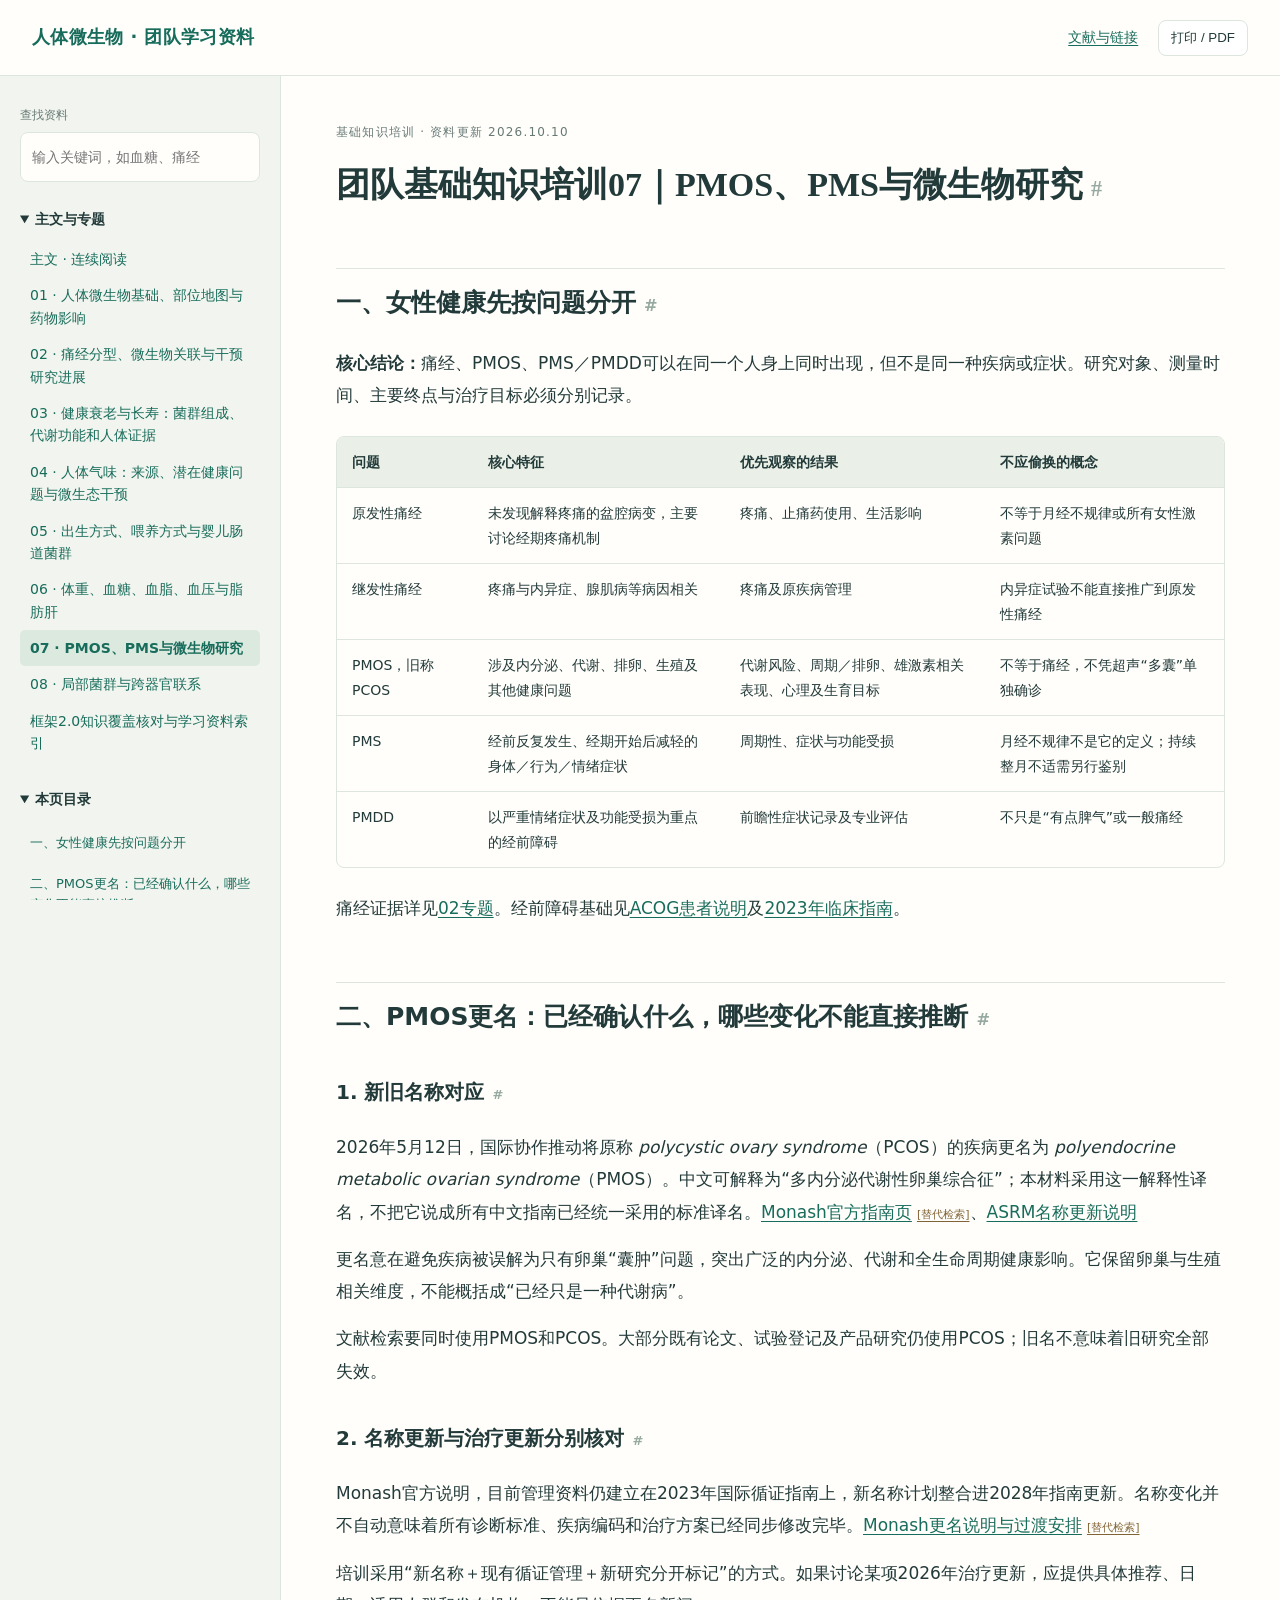
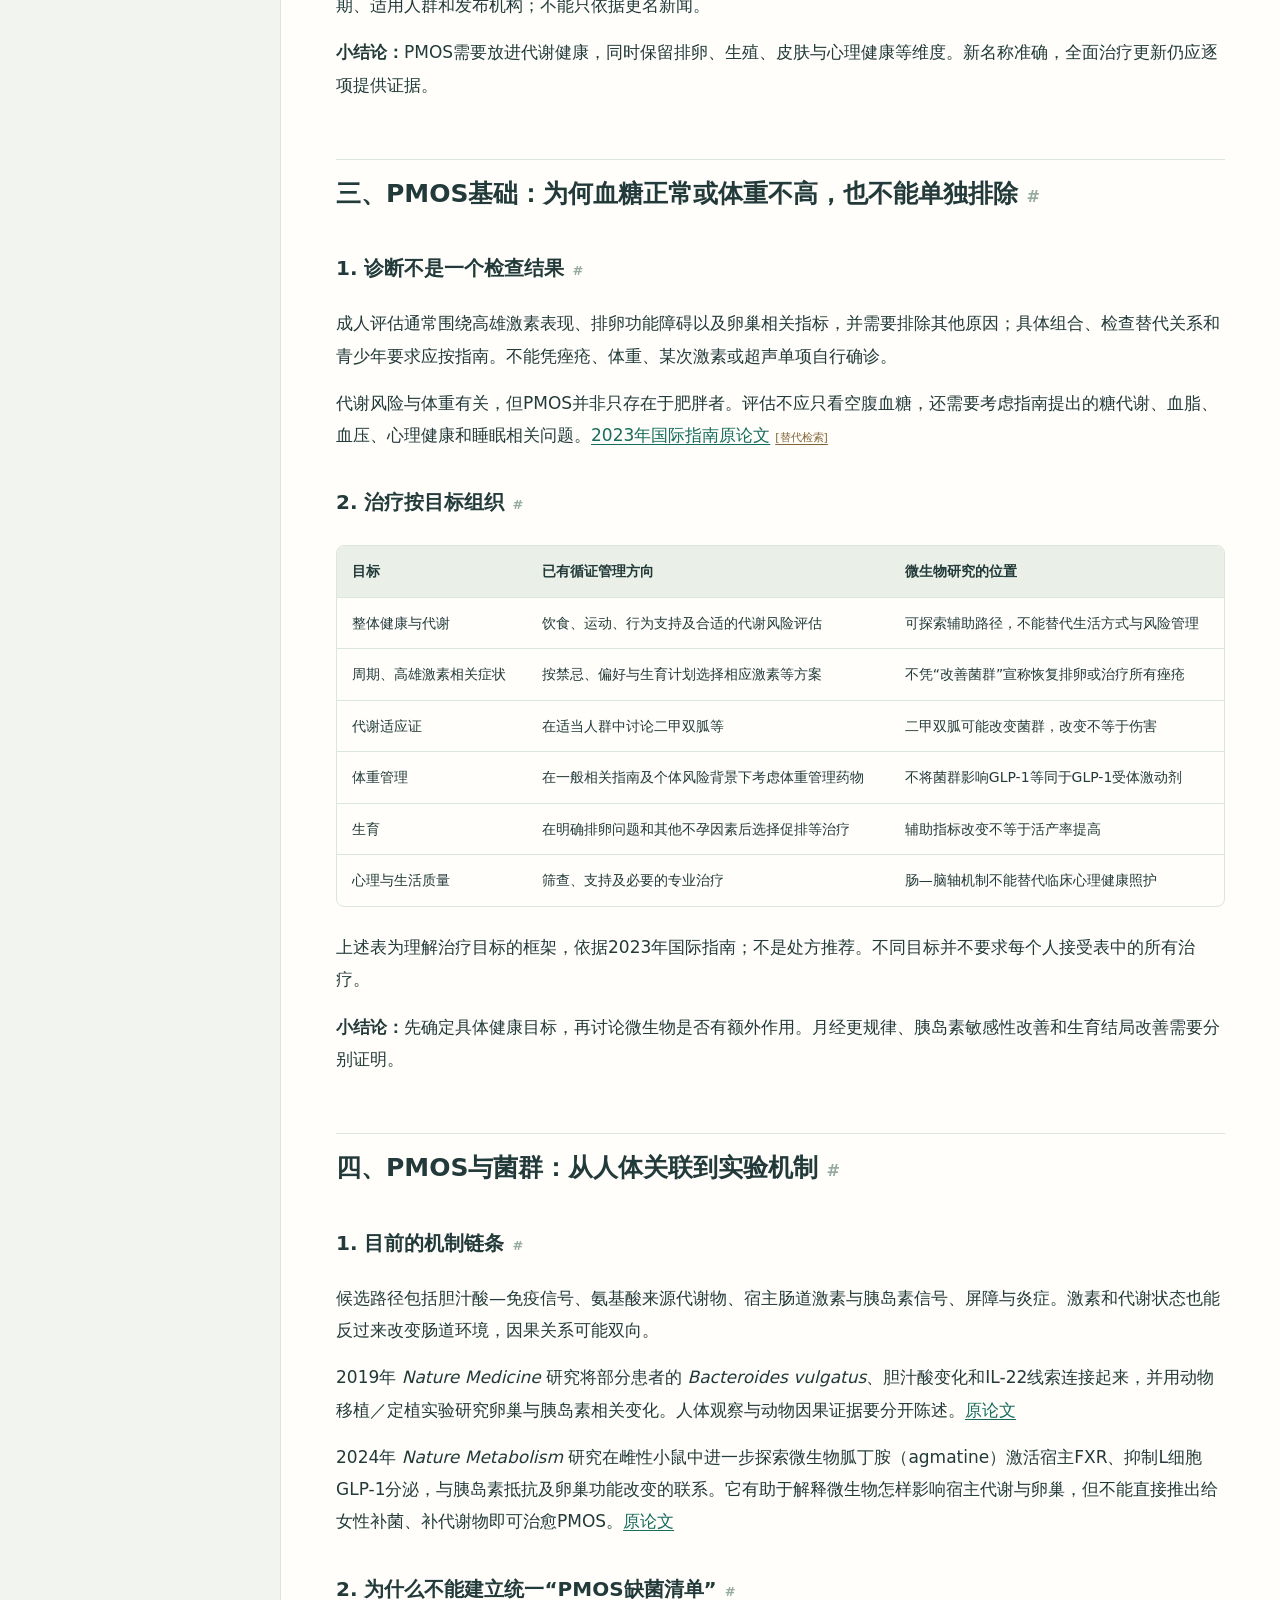
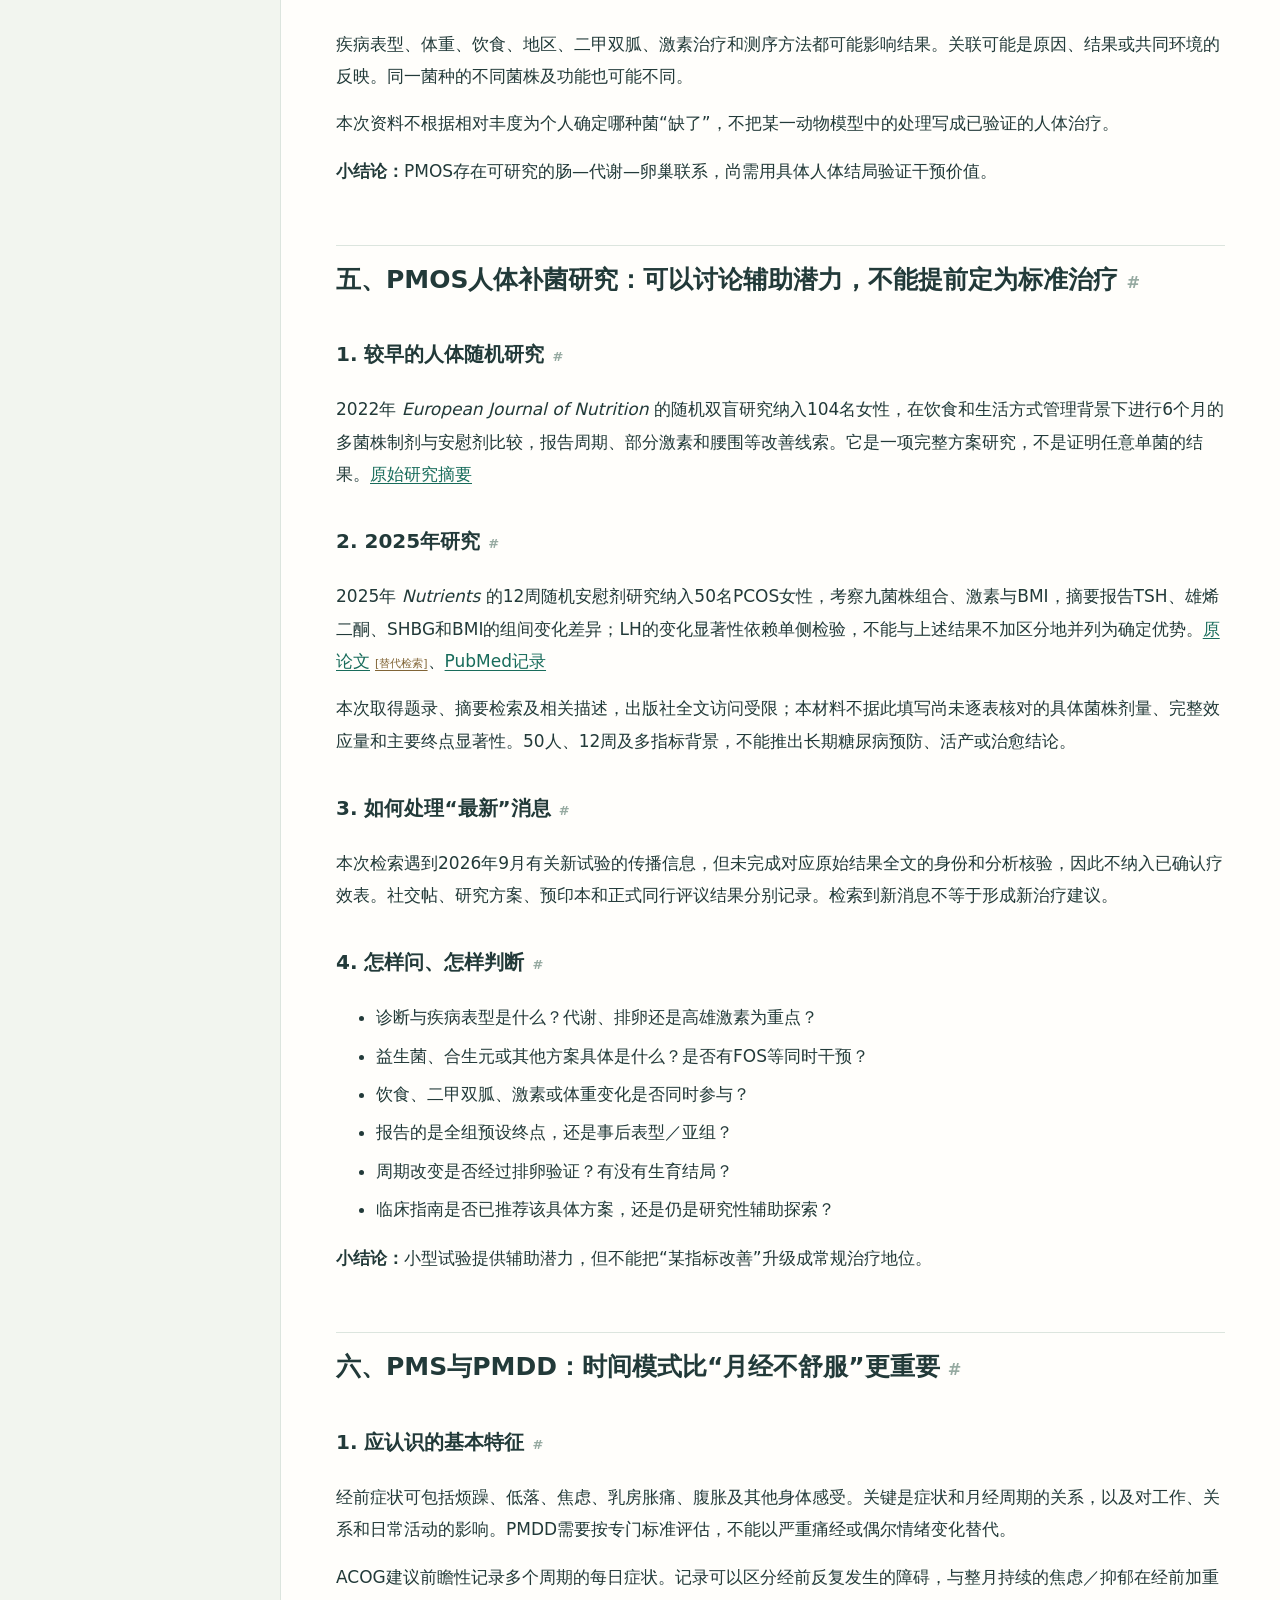
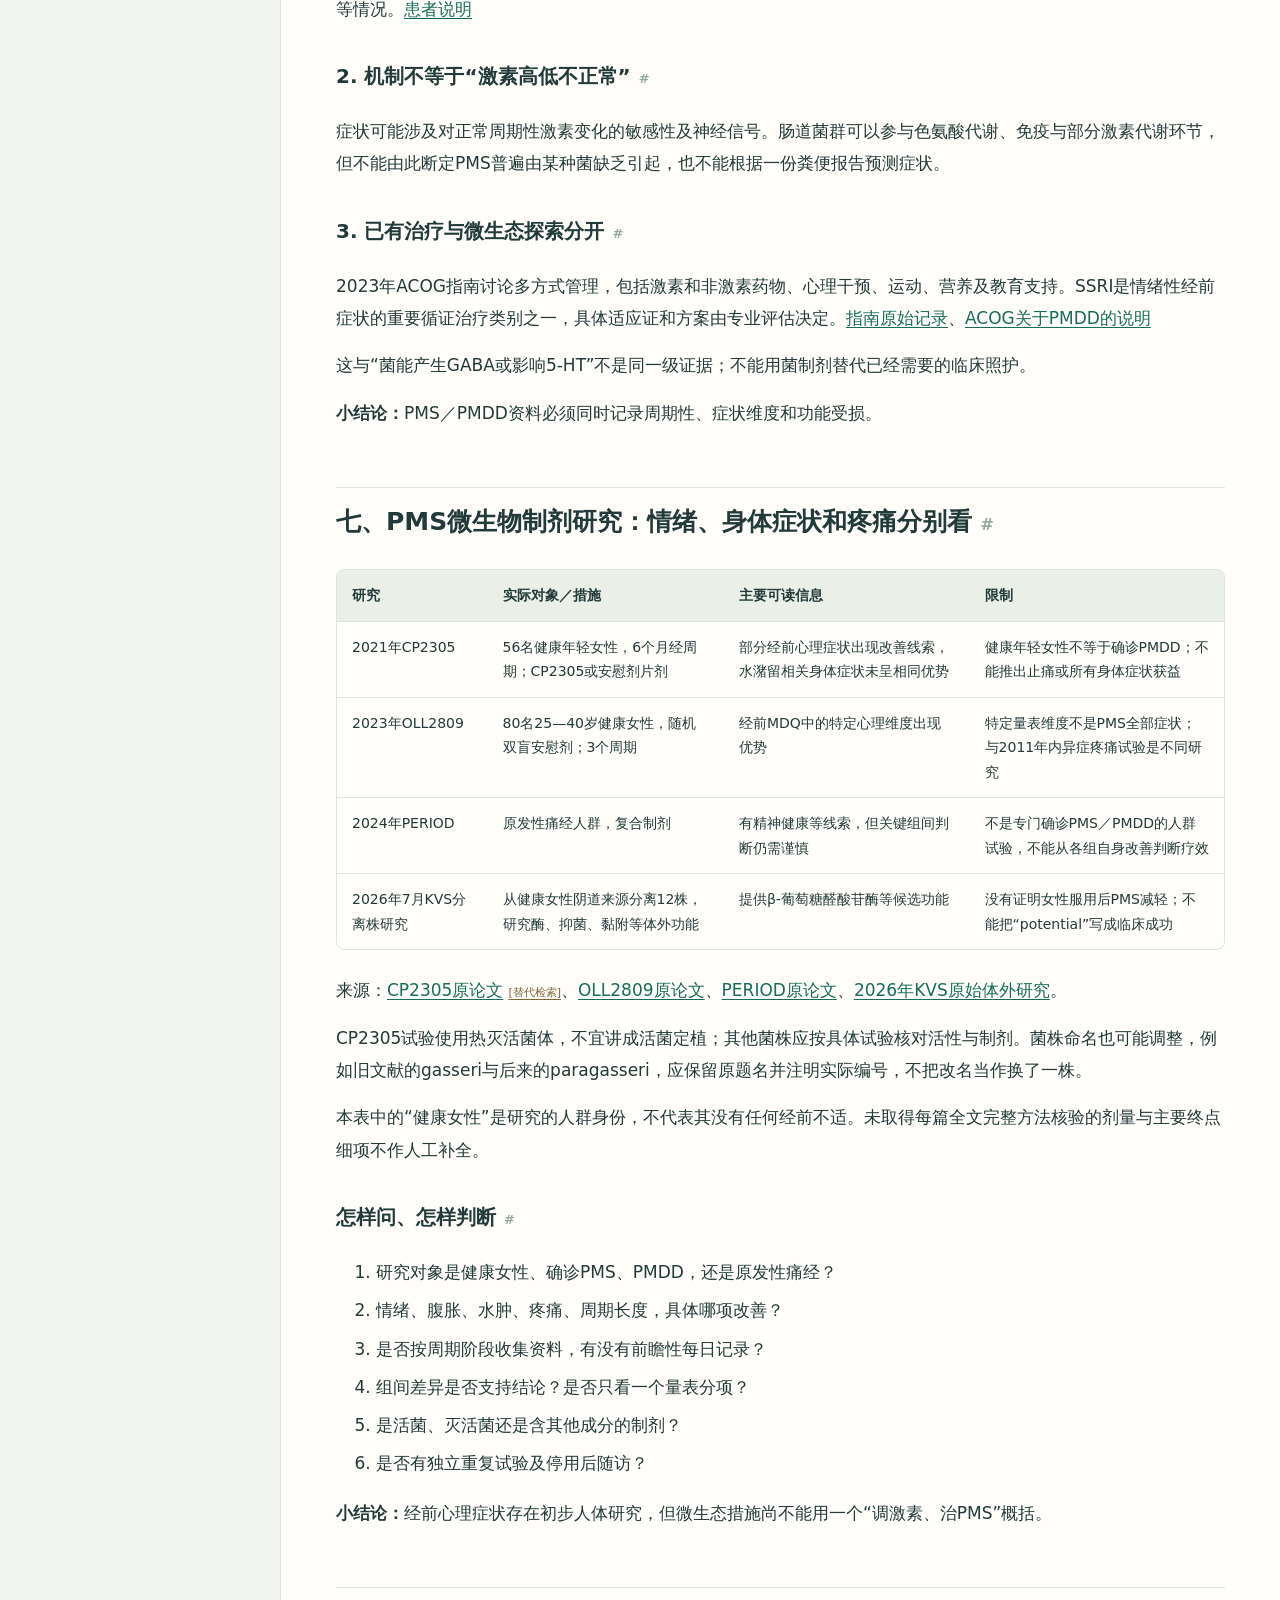
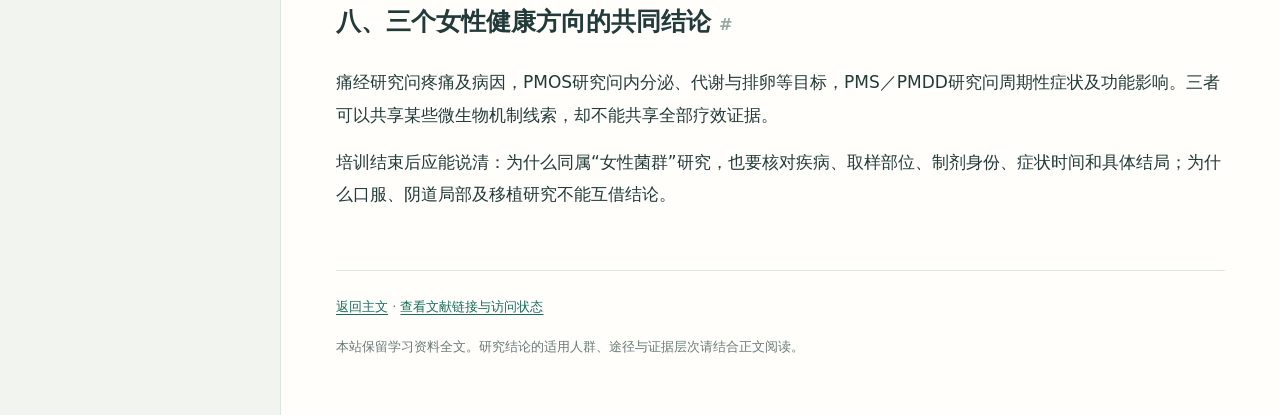
<file: topic-7.html>
<!doctype html><html lang="zh-CN"><head><meta charset="utf-8"><meta name="viewport" content="width=device-width,initial-scale=1"><title>团队基础知识培训07｜PMOS、PMS与微生物研究 · 微生物学习资料</title><link rel="stylesheet" href="style.css"></head><body><header><a class="brand" href="index.html">人体微生物 · 团队学习资料</a><div><a href="references.html">文献与链接</a><button onclick="window.print()">打印 / PDF</button></div></header><div class="layout"><aside><label for="search">查找资料</label><input id="search" type="search" placeholder="输入关键词，如血糖、痛经"><div id="results"></div><details class="navigation" open><summary>主文与专题</summary><nav><a href="index.html">主文 · 连续阅读</a><a href="topic-1.html"> 01 · 人体微生物基础、部位地图与药物影响</a><a href="topic-2.html"> 02 · 痛经分型、微生物关联与干预研究进展</a><a href="topic-3.html"> 03 · 健康衰老与长寿：菌群组成、代谢功能和人体证据</a><a href="topic-4.html"> 04 · 人体气味：来源、潜在健康问题与微生态干预</a><a href="topic-5.html"> 05 · 出生方式、喂养方式与婴儿肠道菌群</a><a href="topic-6.html">06 · 体重、血糖、血脂、血压与脂肪肝</a><a href="topic-7.html">07 · PMOS、PMS与微生物研究</a><a href="topic-8.html">08 · 局部菌群与跨器官联系</a><a href="coverage.html">框架2.0知识覆盖核对与学习资料索引</a></nav></details><details class="chapters" open><summary>本页目录</summary><div class="toc">
<ul>
<li><a href="#_1">一、女性健康先按问题分开</a></li>
<li><a href="#pmos">二、PMOS更名：已经确认什么，哪些变化不能直接推断</a><ul>
<li><a href="#1">1. 新旧名称对应</a></li>
<li><a href="#2">2. 名称更新与治疗更新分别核对</a></li>
</ul>
</li>
<li><a href="#pmos_1">三、PMOS基础：为何血糖正常或体重不高，也不能单独排除</a><ul>
<li><a href="#1_1">1. 诊断不是一个检查结果</a></li>
<li><a href="#2_1">2. 治疗按目标组织</a></li>
</ul>
</li>
<li><a href="#pmos_2">四、PMOS与菌群：从人体关联到实验机制</a><ul>
<li><a href="#1_2">1. 目前的机制链条</a></li>
<li><a href="#2-pmos">2. 为什么不能建立统一“PMOS缺菌清单”</a></li>
</ul>
</li>
<li><a href="#pmos_3">五、PMOS人体补菌研究：可以讨论辅助潜力，不能提前定为标准治疗</a><ul>
<li><a href="#1_3">1. 较早的人体随机研究</a></li>
<li><a href="#2-2025">2. 2025年研究</a></li>
<li><a href="#3">3. 如何处理“最新”消息</a></li>
<li><a href="#4">4. 怎样问、怎样判断</a></li>
</ul>
</li>
<li><a href="#pmspmdd">六、PMS与PMDD：时间模式比“月经不舒服”更重要</a><ul>
<li><a href="#1_4">1. 应认识的基本特征</a></li>
<li><a href="#2_2">2. 机制不等于“激素高低不正常”</a></li>
<li><a href="#3_1">3. 已有治疗与微生态探索分开</a></li>
</ul>
</li>
<li><a href="#pms">七、PMS微生物制剂研究：情绪、身体症状和疼痛分别看</a><ul>
<li><a href="#_2">怎样问、怎样判断</a></li>
</ul>
</li>
<li><a href="#_3">八、三个女性健康方向的共同结论</a></li>
</ul>
</div>
</details></aside><main><div class="eyebrow">基础知识培训 · 资料更新 2026.10.10</div><article><h1 id="07pmospms">团队基础知识培训07｜PMOS、PMS与微生物研究<a class="headerlink" href="#07pmospms" title="Permanent link">#</a></h1>
<h2 id="_1">一、女性健康先按问题分开<a class="headerlink" href="#_1" title="Permanent link">#</a></h2>
<p><strong>核心结论：</strong>痛经、PMOS、PMS／PMDD可以在同一个人身上同时出现，但不是同一种疾病或症状。研究对象、测量时间、主要终点与治疗目标必须分别记录。</p>
<table class="data-table">
<thead>
<tr>
<th>问题</th>
<th>核心特征</th>
<th>优先观察的结果</th>
<th>不应偷换的概念</th>
</tr>
</thead>
<tbody>
<tr>
<td>原发性痛经</td>
<td>未发现解释疼痛的盆腔病变，主要讨论经期疼痛机制</td>
<td>疼痛、止痛药使用、生活影响</td>
<td>不等于月经不规律或所有女性激素问题</td>
</tr>
<tr>
<td>继发性痛经</td>
<td>疼痛与内异症、腺肌病等病因相关</td>
<td>疼痛及原疾病管理</td>
<td>内异症试验不能直接推广到原发性痛经</td>
</tr>
<tr>
<td>PMOS，旧称PCOS</td>
<td>涉及内分泌、代谢、排卵、生殖及其他健康问题</td>
<td>代谢风险、周期／排卵、雄激素相关表现、心理及生育目标</td>
<td>不等于痛经，不凭超声“多囊”单独确诊</td>
</tr>
<tr>
<td>PMS</td>
<td>经前反复发生、经期开始后减轻的身体／行为／情绪症状</td>
<td>周期性、症状与功能受损</td>
<td>月经不规律不是它的定义；持续整月不适需另行鉴别</td>
</tr>
<tr>
<td>PMDD</td>
<td>以严重情绪症状及功能受损为重点的经前障碍</td>
<td>前瞻性症状记录及专业评估</td>
<td>不只是“有点脾气”或一般痛经</td>
</tr>
</tbody>
</table>
<p>痛经证据详见<a href="topic-2.html">02专题</a>。经前障碍基础见<a data-external="true" href="https://www.acog.org/womens-health/faqs/Premenstrual-Syndrome" rel="noopener noreferrer" target="_blank">ACOG患者说明</a>及<a data-external="true" href="https://pubmed.ncbi.nlm.nih.gov/37973069/" rel="noopener noreferrer" target="_blank">2023年临床指南</a>。</p>
<h2 id="pmos">二、PMOS更名：已经确认什么，哪些变化不能直接推断<a class="headerlink" href="#pmos" title="Permanent link">#</a></h2>
<h3 id="1">1. 新旧名称对应<a class="headerlink" href="#1" title="Permanent link">#</a></h3>
<p>2026年5月12日，国际协作推动将原称 <em>polycystic ovary syndrome</em>（PCOS）的疾病更名为 <em>polyendocrine metabolic ovarian syndrome</em>（PMOS）。中文可解释为“多内分泌代谢性卵巢综合征”；本材料采用这一解释性译名，不把它说成所有中文指南已经统一采用的标准译名。<a data-external="true" href="https://www.monash.edu/medicine/mchri/pcos/guideline" rel="noopener noreferrer" target="_blank">Monash官方指南页</a>、<a data-external="true" href="https://www.asrm.org/news-and-events/asrm-news/latest-news/may-27-2026-pcos-is-now-pmos-understanding-the-name-change/" rel="noopener noreferrer" target="_blank">ASRM名称更新说明</a></p>
<p>更名意在避免疾病被误解为只有卵巢“囊肿”问题，突出广泛的内分泌、代谢和全生命周期健康影响。它保留卵巢与生殖相关维度，不能概括成“已经只是一种代谢病”。</p>
<p>文献检索要同时使用PMOS和PCOS。大部分既有论文、试验登记及产品研究仍使用PCOS；旧名不意味着旧研究全部失效。</p>
<h3 id="2">2. 名称更新与治疗更新分别核对<a class="headerlink" href="#2" title="Permanent link">#</a></h3>
<p>Monash官方说明，目前管理资料仍建立在2023年国际循证指南上，新名称计划整合进2028年指南更新。名称变化并不自动意味着所有诊断标准、疾病编码和治疗方案已经同步修改完毕。<a data-external="true" href="https://www.monash.edu/news/articles/polyendocrine-metabolic-ovarian-syndrome-new-name-to-improve-diagnosis-and-care-of-condition-affecting-170-million-women-worldwide" rel="noopener noreferrer" target="_blank">Monash更名说明与过渡安排</a></p>
<p>培训采用“新名称＋现有循证管理＋新研究分开标记”的方式。如果讨论某项2026年治疗更新，应提供具体推荐、日期、适用人群和发布机构；不能只依据更名新闻。</p>
<p><strong>小结论：</strong>PMOS需要放进代谢健康，同时保留排卵、生殖、皮肤与心理健康等维度。新名称准确，全面治疗更新仍应逐项提供证据。</p>
<h2 id="pmos_1">三、PMOS基础：为何血糖正常或体重不高，也不能单独排除<a class="headerlink" href="#pmos_1" title="Permanent link">#</a></h2>
<h3 id="1_1">1. 诊断不是一个检查结果<a class="headerlink" href="#1_1" title="Permanent link">#</a></h3>
<p>成人评估通常围绕高雄激素表现、排卵功能障碍以及卵巢相关指标，并需要排除其他原因；具体组合、检查替代关系和青少年要求应按指南。不能凭痤疮、体重、某次激素或超声单项自行确诊。</p>
<p>代谢风险与体重有关，但PMOS并非只存在于肥胖者。评估不应只看空腹血糖，还需要考虑指南提出的糖代谢、血脂、血压、心理健康和睡眠相关问题。<a data-external="true" href="https://academic.oup.com/humrep/article/38/9/1655/7241786" rel="noopener noreferrer" target="_blank">2023年国际指南原论文</a></p>
<h3 id="2_1">2. 治疗按目标组织<a class="headerlink" href="#2_1" title="Permanent link">#</a></h3>
<table class="data-table">
<thead>
<tr>
<th>目标</th>
<th>已有循证管理方向</th>
<th>微生物研究的位置</th>
</tr>
</thead>
<tbody>
<tr>
<td>整体健康与代谢</td>
<td>饮食、运动、行为支持及合适的代谢风险评估</td>
<td>可探索辅助路径，不能替代生活方式与风险管理</td>
</tr>
<tr>
<td>周期、高雄激素相关症状</td>
<td>按禁忌、偏好与生育计划选择相应激素等方案</td>
<td>不凭“改善菌群”宣称恢复排卵或治疗所有痤疮</td>
</tr>
<tr>
<td>代谢适应证</td>
<td>在适当人群中讨论二甲双胍等</td>
<td>二甲双胍可能改变菌群，改变不等于伤害</td>
</tr>
<tr>
<td>体重管理</td>
<td>在一般相关指南及个体风险背景下考虑体重管理药物</td>
<td>不将菌群影响GLP-1等同于GLP-1受体激动剂</td>
</tr>
<tr>
<td>生育</td>
<td>在明确排卵问题和其他不孕因素后选择促排等治疗</td>
<td>辅助指标改变不等于活产率提高</td>
</tr>
<tr>
<td>心理与生活质量</td>
<td>筛查、支持及必要的专业治疗</td>
<td>肠—脑轴机制不能替代临床心理健康照护</td>
</tr>
</tbody>
</table>
<p>上述表为理解治疗目标的框架，依据2023年国际指南；不是处方推荐。不同目标并不要求每个人接受表中的所有治疗。</p>
<p><strong>小结论：</strong>先确定具体健康目标，再讨论微生物是否有额外作用。月经更规律、胰岛素敏感性改善和生育结局改善需要分别证明。</p>
<h2 id="pmos_2">四、PMOS与菌群：从人体关联到实验机制<a class="headerlink" href="#pmos_2" title="Permanent link">#</a></h2>
<h3 id="1_2">1. 目前的机制链条<a class="headerlink" href="#1_2" title="Permanent link">#</a></h3>
<p>候选路径包括胆汁酸—免疫信号、氨基酸来源代谢物、宿主肠道激素与胰岛素信号、屏障与炎症。激素和代谢状态也能反过来改变肠道环境，因果关系可能双向。</p>
<p>2019年 <em>Nature Medicine</em> 研究将部分患者的 <em>Bacteroides vulgatus</em>、胆汁酸变化和IL-22线索连接起来，并用动物移植／定植实验研究卵巢与胰岛素相关变化。人体观察与动物因果证据要分开陈述。<a data-external="true" href="https://www.nature.com/articles/s41591-019-0509-0" rel="noopener noreferrer" target="_blank">原论文</a></p>
<p>2024年 <em>Nature Metabolism</em> 研究在雌性小鼠中进一步探索微生物胍丁胺（agmatine）激活宿主FXR、抑制L细胞GLP-1分泌，与胰岛素抵抗及卵巢功能改变的联系。它有助于解释微生物怎样影响宿主代谢与卵巢，但不能直接推出给女性补菌、补代谢物即可治愈PMOS。<a data-external="true" href="https://www.nature.com/articles/s42255-024-01041-8" rel="noopener noreferrer" target="_blank">原论文</a></p>
<h3 id="2-pmos">2. 为什么不能建立统一“PMOS缺菌清单”<a class="headerlink" href="#2-pmos" title="Permanent link">#</a></h3>
<p>疾病表型、体重、饮食、地区、二甲双胍、激素治疗和测序方法都可能影响结果。关联可能是原因、结果或共同环境的反映。同一菌种的不同菌株及功能也可能不同。</p>
<p>本次资料不根据相对丰度为个人确定哪种菌“缺了”，不把某一动物模型中的处理写成已验证的人体治疗。</p>
<p><strong>小结论：</strong>PMOS存在可研究的肠—代谢—卵巢联系，尚需用具体人体结局验证干预价值。</p>
<h2 id="pmos_3">五、PMOS人体补菌研究：可以讨论辅助潜力，不能提前定为标准治疗<a class="headerlink" href="#pmos_3" title="Permanent link">#</a></h2>
<h3 id="1_3">1. 较早的人体随机研究<a class="headerlink" href="#1_3" title="Permanent link">#</a></h3>
<p>2022年 <em>European Journal of Nutrition</em> 的随机双盲研究纳入104名女性，在饮食和生活方式管理背景下进行6个月的多菌株制剂与安慰剂比较，报告周期、部分激素和腰围等改善线索。它是一项完整方案研究，不是证明任意单菌的结果。<a data-external="true" href="https://pubmed.ncbi.nlm.nih.gov/35857132/" rel="noopener noreferrer" target="_blank">原始研究摘要</a></p>
<h3 id="2-2025">2. 2025年研究<a class="headerlink" href="#2-2025" title="Permanent link">#</a></h3>
<p>2025年 <em>Nutrients</em> 的12周随机安慰剂研究纳入50名PCOS女性，考察九菌株组合、激素与BMI，摘要报告TSH、雄烯二酮、SHBG和BMI的组间变化差异；LH的变化显著性依赖单侧检验，不能与上述结果不加区分地并列为确定优势。<a data-external="true" href="https://www.mdpi.com/2072-6643/17/3/405" rel="noopener noreferrer" target="_blank">原论文</a>、<a data-external="true" href="https://pubmed.ncbi.nlm.nih.gov/39940263/" rel="noopener noreferrer" target="_blank">PubMed记录</a></p>
<p>本次取得题录、摘要检索及相关描述，出版社全文访问受限；本材料不据此填写尚未逐表核对的具体菌株剂量、完整效应量和主要终点显著性。50人、12周及多指标背景，不能推出长期糖尿病预防、活产或治愈结论。</p>
<h3 id="3">3. 如何处理“最新”消息<a class="headerlink" href="#3" title="Permanent link">#</a></h3>
<p>本次检索遇到2026年9月有关新试验的传播信息，但未完成对应原始结果全文的身份和分析核验，因此不纳入已确认疗效表。社交帖、研究方案、预印本和正式同行评议结果分别记录。检索到新消息不等于形成新治疗建议。</p>
<h3 id="4">4. 怎样问、怎样判断<a class="headerlink" href="#4" title="Permanent link">#</a></h3>
<ul>
<li>诊断与疾病表型是什么？代谢、排卵还是高雄激素为重点？</li>
<li>益生菌、合生元或其他方案具体是什么？是否有FOS等同时干预？</li>
<li>饮食、二甲双胍、激素或体重变化是否同时参与？</li>
<li>报告的是全组预设终点，还是事后表型／亚组？</li>
<li>周期改变是否经过排卵验证？有没有生育结局？</li>
<li>临床指南是否已推荐该具体方案，还是仍是研究性辅助探索？</li>
</ul>
<p><strong>小结论：</strong>小型试验提供辅助潜力，但不能把“某指标改善”升级成常规治疗地位。</p>
<h2 id="pmspmdd">六、PMS与PMDD：时间模式比“月经不舒服”更重要<a class="headerlink" href="#pmspmdd" title="Permanent link">#</a></h2>
<h3 id="1_4">1. 应认识的基本特征<a class="headerlink" href="#1_4" title="Permanent link">#</a></h3>
<p>经前症状可包括烦躁、低落、焦虑、乳房胀痛、腹胀及其他身体感受。关键是症状和月经周期的关系，以及对工作、关系和日常活动的影响。PMDD需要按专门标准评估，不能以严重痛经或偶尔情绪变化替代。</p>
<p>ACOG建议前瞻性记录多个周期的每日症状。记录可以区分经前反复发生的障碍，与整月持续的焦虑／抑郁在经前加重等情况。<a data-external="true" href="https://www.acog.org/womens-health/faqs/Premenstrual-Syndrome" rel="noopener noreferrer" target="_blank">患者说明</a></p>
<h3 id="2_2">2. 机制不等于“激素高低不正常”<a class="headerlink" href="#2_2" title="Permanent link">#</a></h3>
<p>症状可能涉及对正常周期性激素变化的敏感性及神经信号。肠道菌群可以参与色氨酸代谢、免疫与部分激素代谢环节，但不能由此断定PMS普遍由某种菌缺乏引起，也不能根据一份粪便报告预测症状。</p>
<h3 id="3_1">3. 已有治疗与微生态探索分开<a class="headerlink" href="#3_1" title="Permanent link">#</a></h3>
<p>2023年ACOG指南讨论多方式管理，包括激素和非激素药物、心理干预、运动、营养及教育支持。SSRI是情绪性经前症状的重要循证治疗类别之一，具体适应证和方案由专业评估决定。<a data-external="true" href="https://pubmed.ncbi.nlm.nih.gov/37973069/" rel="noopener noreferrer" target="_blank">指南原始记录</a>、<a data-external="true" href="https://www.acog.org/womens-health/experts-and-stories/the-latest/what-i-wish-everyone-knew-about-premenstrual-dysphoric-disorder" rel="noopener noreferrer" target="_blank">ACOG关于PMDD的说明</a></p>
<p>这与“菌能产生GABA或影响5-HT”不是同一级证据；不能用菌制剂替代已经需要的临床照护。</p>
<p><strong>小结论：</strong>PMS／PMDD资料必须同时记录周期性、症状维度和功能受损。</p>
<h2 id="pms">七、PMS微生物制剂研究：情绪、身体症状和疼痛分别看<a class="headerlink" href="#pms" title="Permanent link">#</a></h2>
<table class="data-table">
<thead>
<tr>
<th>研究</th>
<th>实际对象／措施</th>
<th>主要可读信息</th>
<th>限制</th>
</tr>
</thead>
<tbody>
<tr>
<td>2021年CP2305</td>
<td>56名健康年轻女性，6个月经周期；CP2305或安慰剂片剂</td>
<td>部分经前心理症状出现改善线索，水潴留相关身体症状未呈相同优势</td>
<td>健康年轻女性不等于确诊PMDD；不能推出止痛或所有身体症状获益</td>
</tr>
<tr>
<td>2023年OLL2809</td>
<td>80名25—40岁健康女性，随机双盲安慰剂；3个周期</td>
<td>经前MDQ中的特定心理维度出现优势</td>
<td>特定量表维度不是PMS全部症状；与2011年内异症疼痛试验是不同研究</td>
</tr>
<tr>
<td>2024年PERIOD</td>
<td>原发性痛经人群，复合制剂</td>
<td>有精神健康等线索，但关键组间判断仍需谨慎</td>
<td>不是专门确诊PMS／PMDD的人群试验，不能从各组自身改善判断疗效</td>
</tr>
<tr>
<td>2026年7月KVS分离株研究</td>
<td>从健康女性阴道来源分离12株，研究酶、抑菌、黏附等体外功能</td>
<td>提供β-葡萄糖醛酸苷酶等候选功能</td>
<td>没有证明女性服用后PMS减轻；不能把“potential”写成临床成功</td>
</tr>
</tbody>
</table>
<p>来源：<a data-external="true" href="https://www.sciencedirect.com/science/article/pii/S175646462100075X" rel="noopener noreferrer" target="_blank">CP2305原论文</a>、<a data-external="true" href="https://pmc.ncbi.nlm.nih.gov/articles/PMC10707835/" rel="noopener noreferrer" target="_blank">OLL2809原论文</a>、<a data-external="true" href="https://pubmed.ncbi.nlm.nih.gov/38444064/" rel="noopener noreferrer" target="_blank">PERIOD原论文</a>、<a data-external="true" href="https://www.frontiersin.org/journals/microbiology/articles/10.3389/fmicb.2026.1866966/full" rel="noopener noreferrer" target="_blank">2026年KVS原始体外研究</a>。</p>
<p>CP2305试验使用热灭活菌体，不宜讲成活菌定植；其他菌株应按具体试验核对活性与制剂。菌株命名也可能调整，例如旧文献的gasseri与后来的paragasseri，应保留原题名并注明实际编号，不把改名当作换了一株。</p>
<p>本表中的“健康女性”是研究的人群身份，不代表其没有任何经前不适。未取得每篇全文完整方法核验的剂量与主要终点细项不作人工补全。</p>
<h3 id="_2">怎样问、怎样判断<a class="headerlink" href="#_2" title="Permanent link">#</a></h3>
<ol>
<li>研究对象是健康女性、确诊PMS、PMDD，还是原发性痛经？</li>
<li>情绪、腹胀、水肿、疼痛、周期长度，具体哪项改善？</li>
<li>是否按周期阶段收集资料，有没有前瞻性每日记录？</li>
<li>组间差异是否支持结论？是否只看一个量表分项？</li>
<li>是活菌、灭活菌还是含其他成分的制剂？</li>
<li>是否有独立重复试验及停用后随访？</li>
</ol>
<p><strong>小结论：</strong>经前心理症状存在初步人体研究，但微生态措施尚不能用一个“调激素、治PMS”概括。</p>
<h2 id="_3">八、三个女性健康方向的共同结论<a class="headerlink" href="#_3" title="Permanent link">#</a></h2>
<p>痛经研究问疼痛及病因，PMOS研究问内分泌、代谢与排卵等目标，PMS／PMDD研究问周期性症状及功能影响。三者可以共享某些微生物机制线索，却不能共享全部疗效证据。</p>
<p>培训结束后应能说清：为什么同属“女性菌群”研究，也要核对疾病、取样部位、制剂身份、症状时间和具体结局；为什么口服、阴道局部及移植研究不能互借结论。</p></article><footer><a href="index.html">返回主文</a> · <a href="references.html">查看文献链接与访问状态</a><p>本站保留学习资料全文。研究结论的适用人群、途径与证据层次请结合正文阅读。</p></footer></main></div><script src="app.js"></script></body></html>
</file>
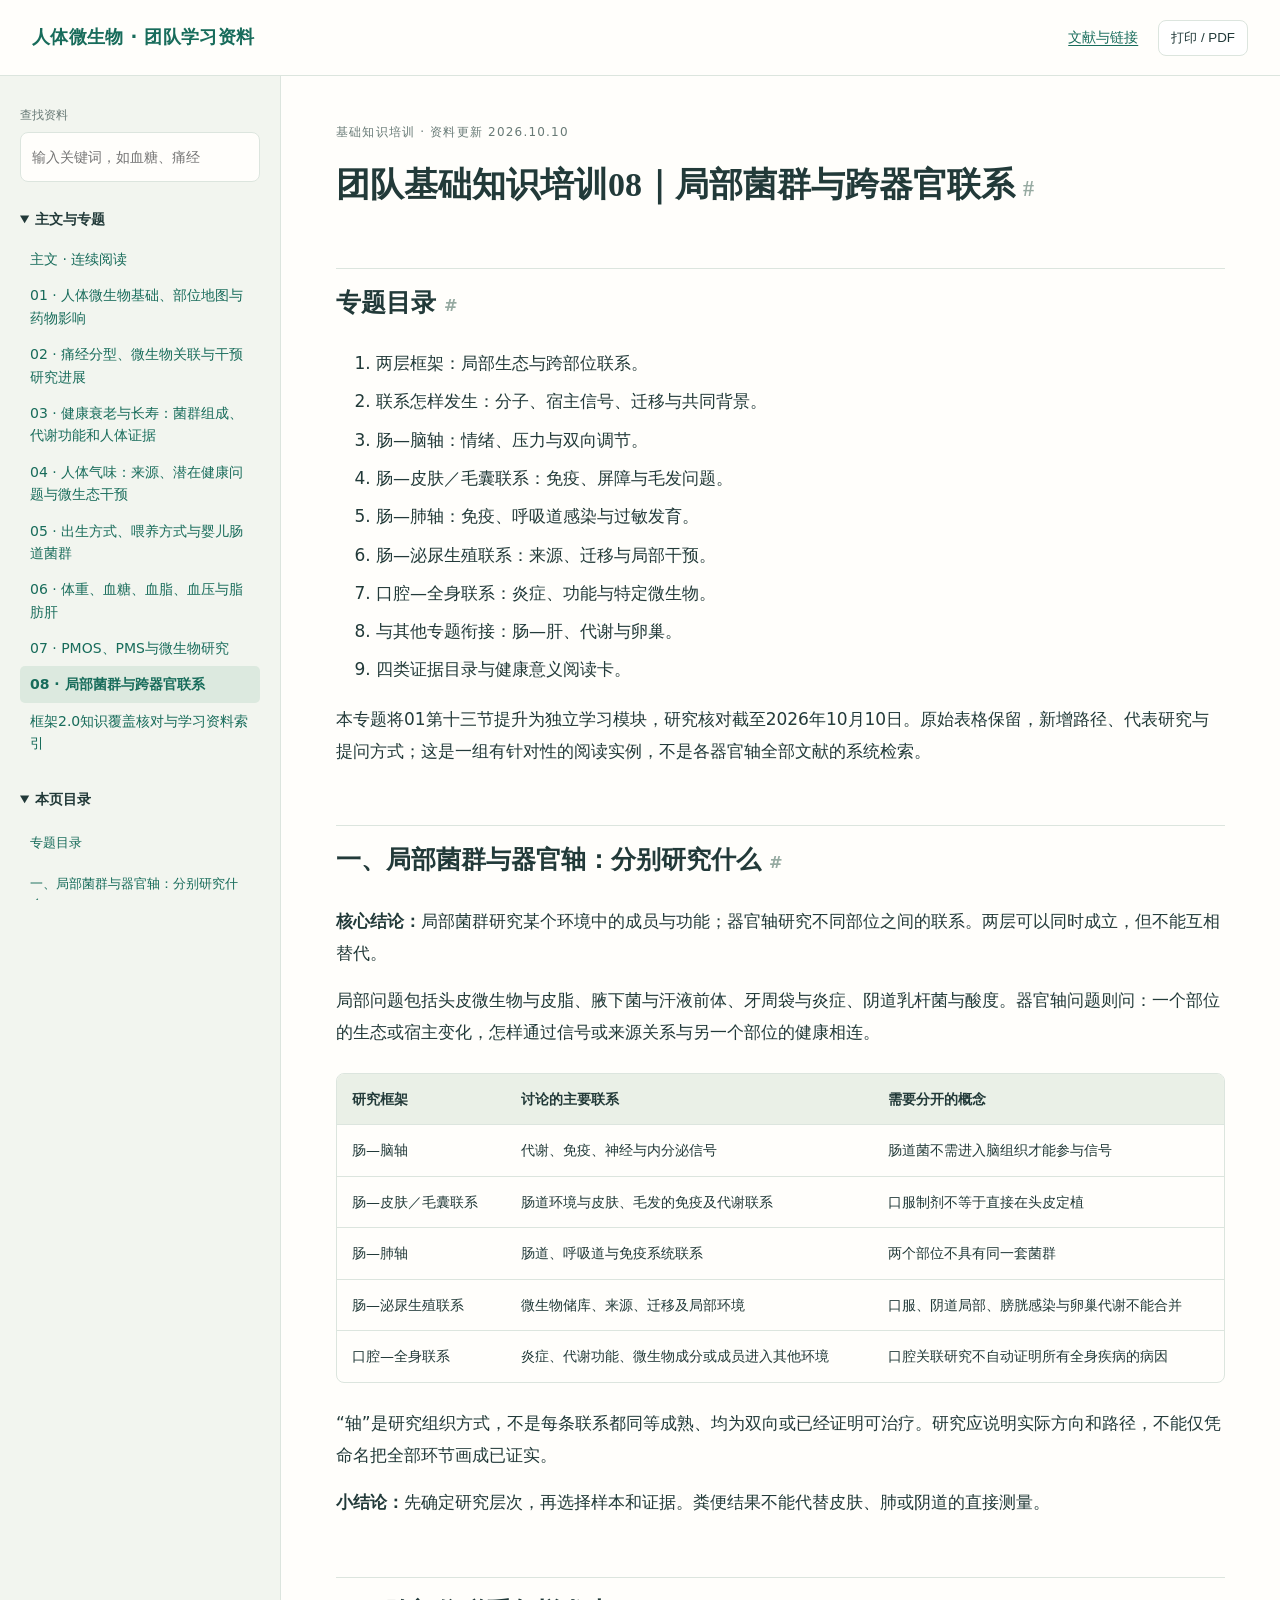
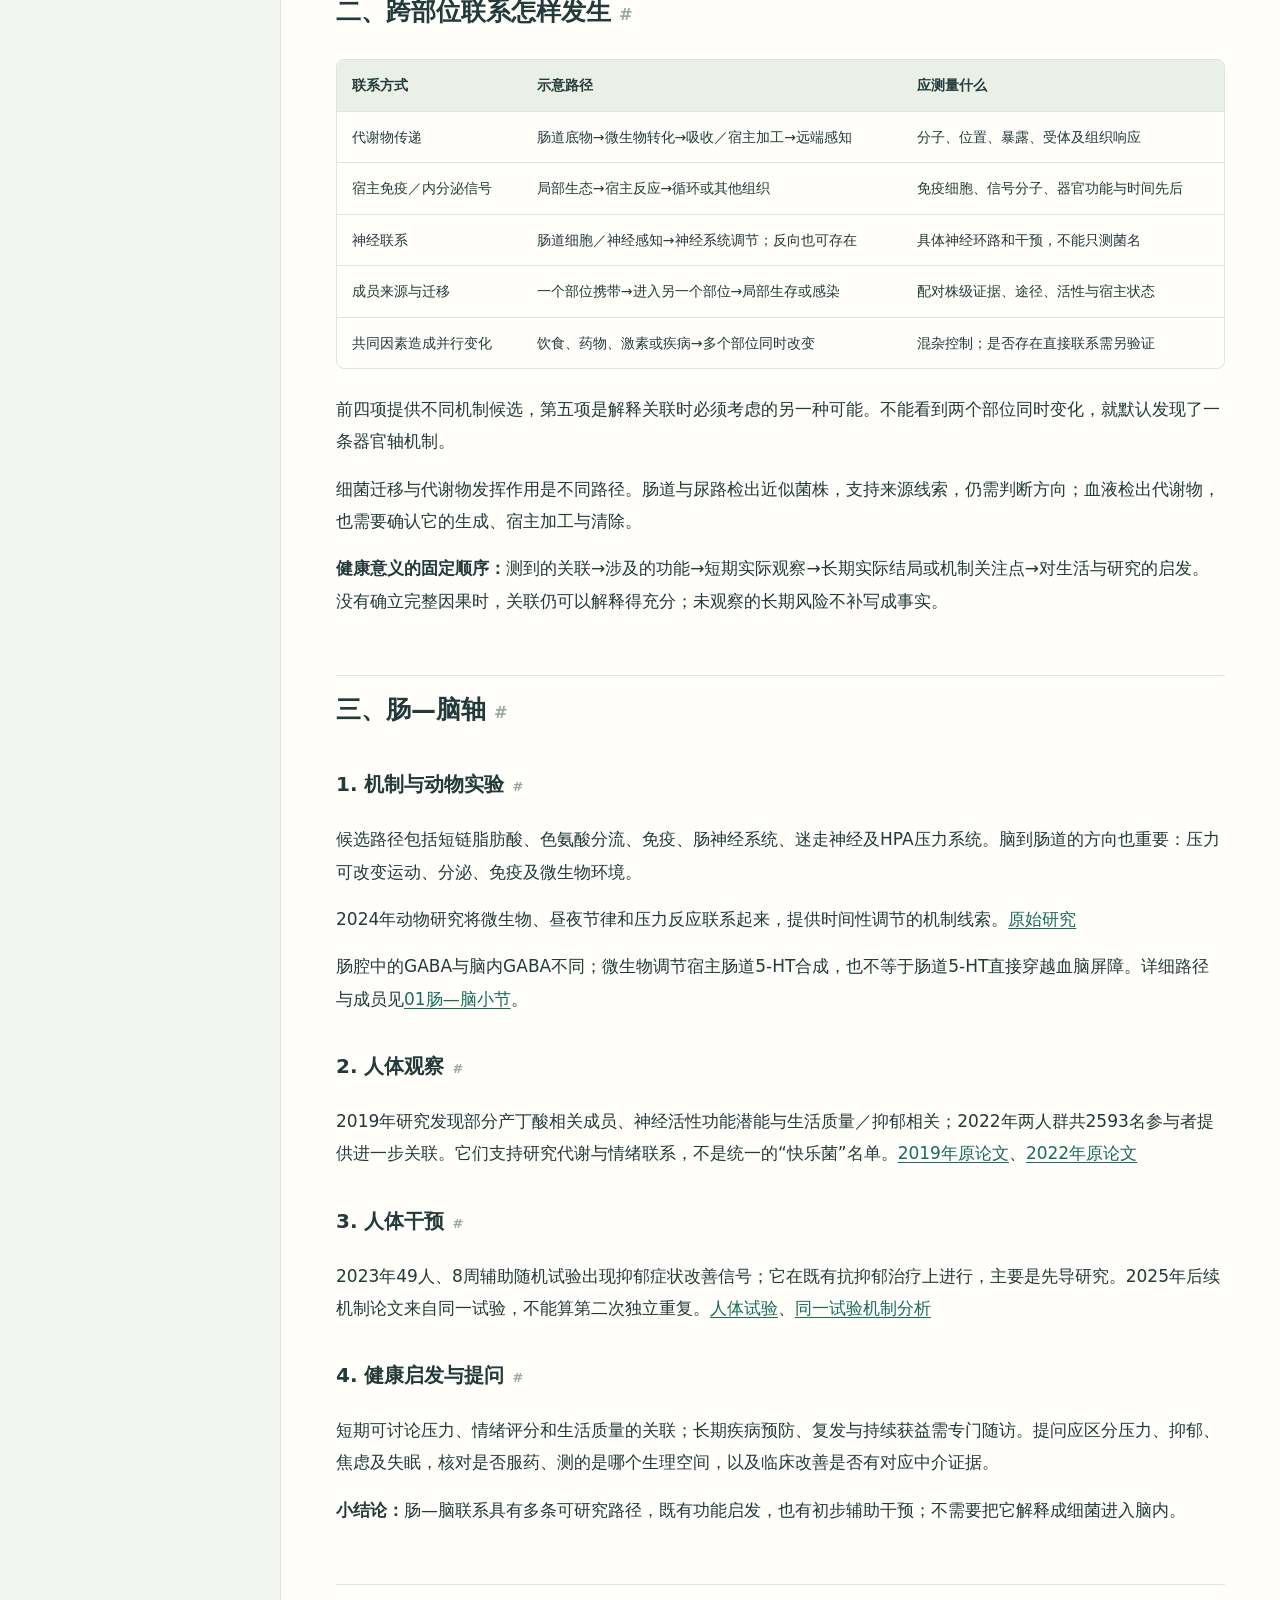
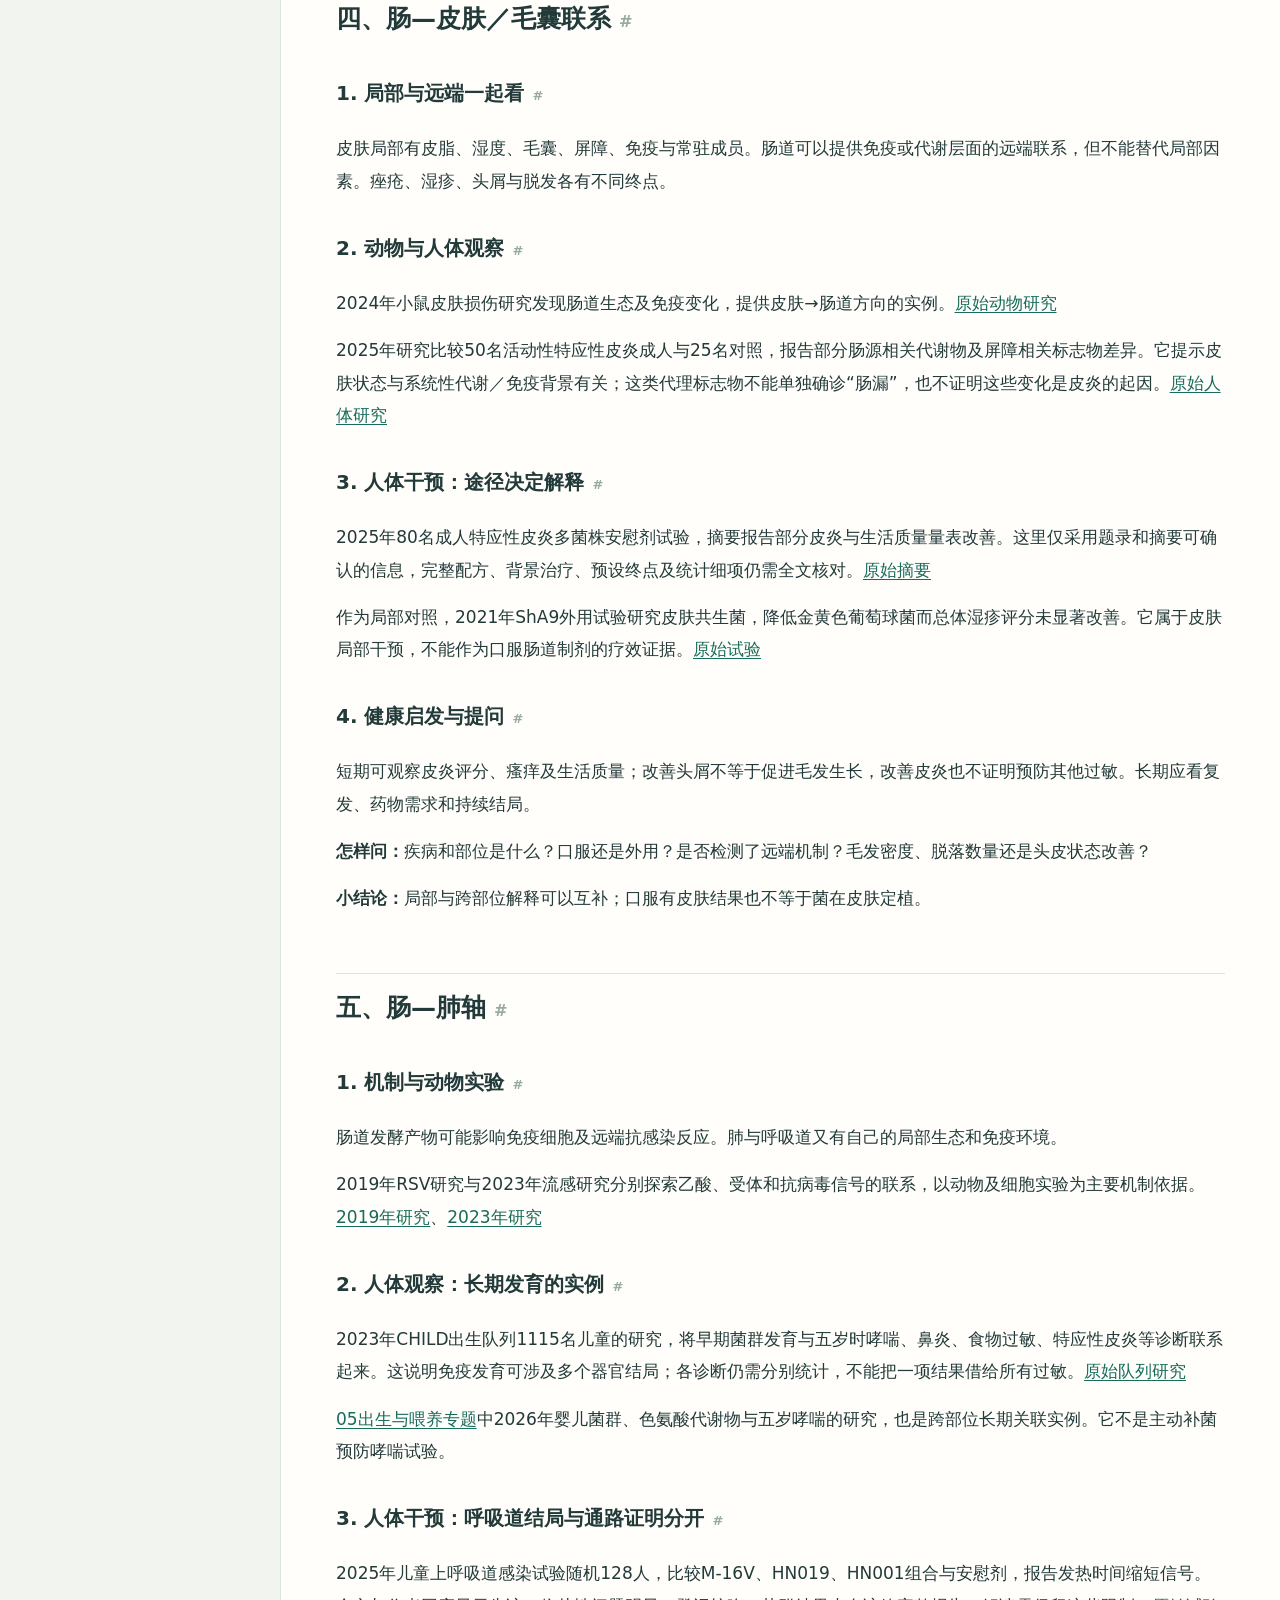
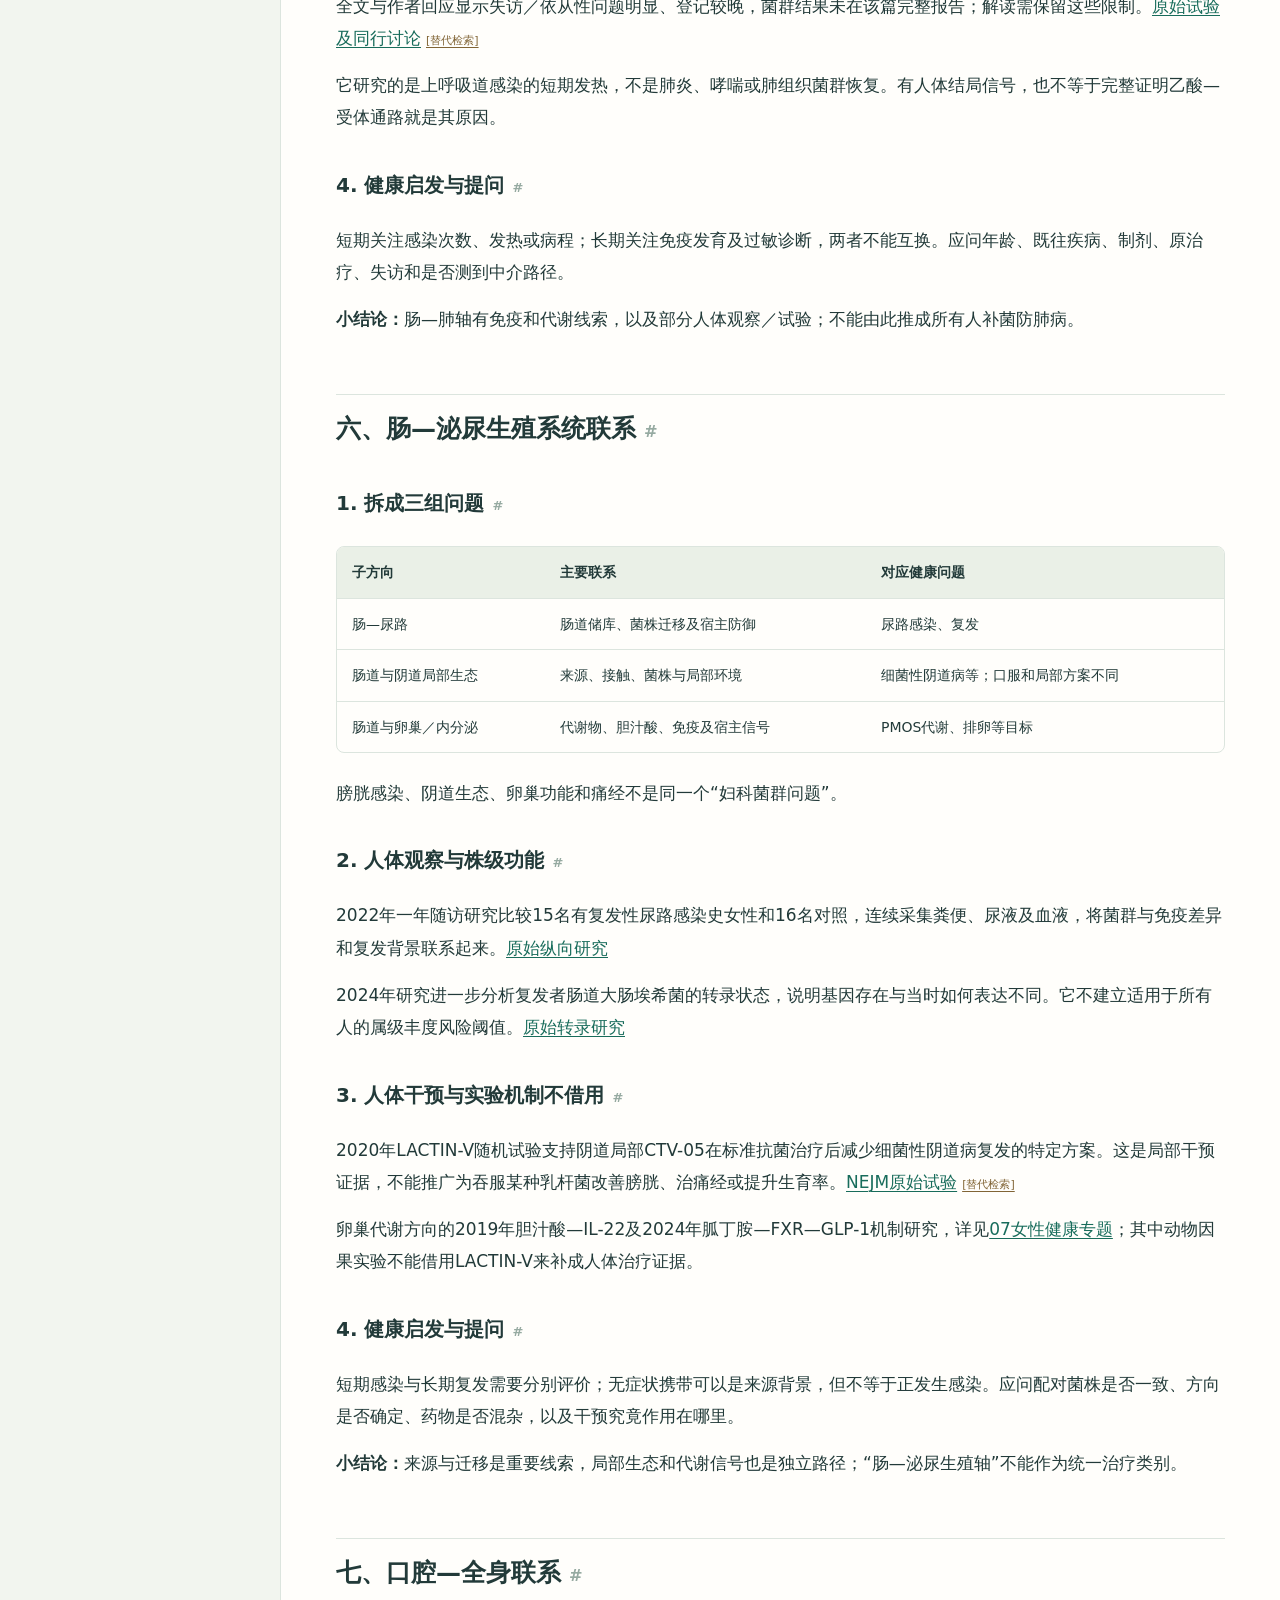
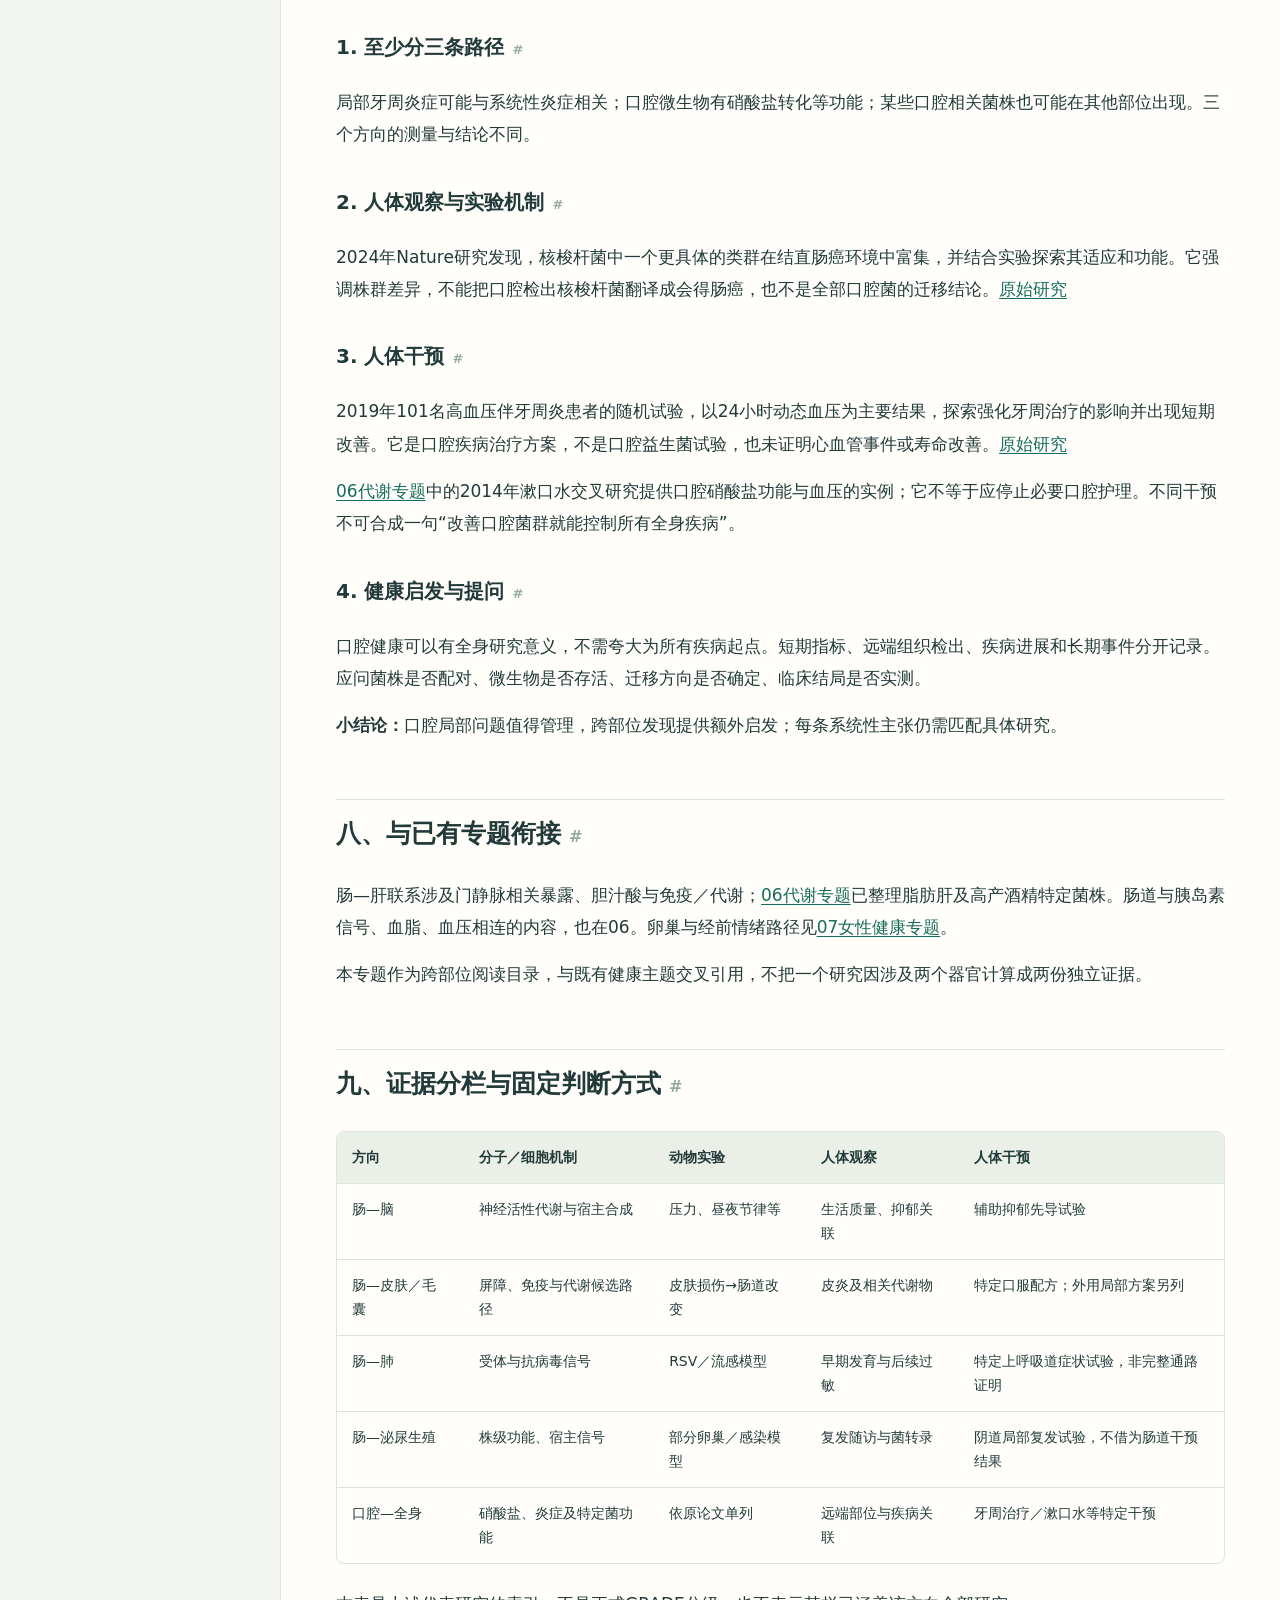
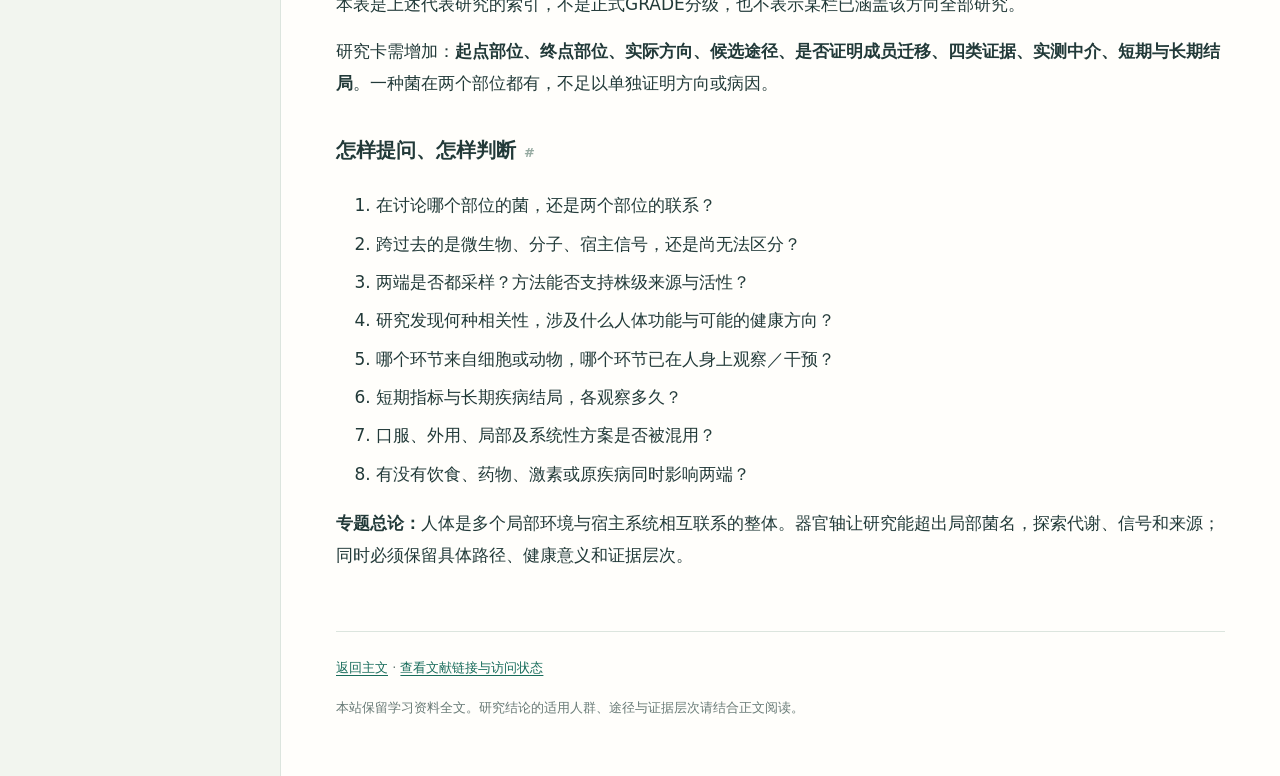
<file: topic-8.html>
<!doctype html><html lang="zh-CN"><head><meta charset="utf-8"><meta name="viewport" content="width=device-width,initial-scale=1"><title>团队基础知识培训08｜局部菌群与跨器官联系 · 微生物学习资料</title><link rel="stylesheet" href="style.css"></head><body><header><a class="brand" href="index.html">人体微生物 · 团队学习资料</a><div><a href="references.html">文献与链接</a><button onclick="window.print()">打印 / PDF</button></div></header><div class="layout"><aside><label for="search">查找资料</label><input id="search" type="search" placeholder="输入关键词，如血糖、痛经"><div id="results"></div><details class="navigation" open><summary>主文与专题</summary><nav><a href="index.html">主文 · 连续阅读</a><a href="topic-1.html"> 01 · 人体微生物基础、部位地图与药物影响</a><a href="topic-2.html"> 02 · 痛经分型、微生物关联与干预研究进展</a><a href="topic-3.html"> 03 · 健康衰老与长寿：菌群组成、代谢功能和人体证据</a><a href="topic-4.html"> 04 · 人体气味：来源、潜在健康问题与微生态干预</a><a href="topic-5.html"> 05 · 出生方式、喂养方式与婴儿肠道菌群</a><a href="topic-6.html">06 · 体重、血糖、血脂、血压与脂肪肝</a><a href="topic-7.html">07 · PMOS、PMS与微生物研究</a><a href="topic-8.html">08 · 局部菌群与跨器官联系</a><a href="coverage.html">框架2.0知识覆盖核对与学习资料索引</a></nav></details><details class="chapters" open><summary>本页目录</summary><div class="toc">
<ul>
<li><a href="#_1">专题目录</a></li>
<li><a href="#_2">一、局部菌群与器官轴：分别研究什么</a></li>
<li><a href="#_3">二、跨部位联系怎样发生</a></li>
<li><a href="#_4">三、肠—脑轴</a><ul>
<li><a href="#1">1. 机制与动物实验</a></li>
<li><a href="#2">2. 人体观察</a></li>
<li><a href="#3">3. 人体干预</a></li>
<li><a href="#4">4. 健康启发与提问</a></li>
</ul>
</li>
<li><a href="#_5">四、肠—皮肤／毛囊联系</a><ul>
<li><a href="#1_1">1. 局部与远端一起看</a></li>
<li><a href="#2_1">2. 动物与人体观察</a></li>
<li><a href="#3_1">3. 人体干预：途径决定解释</a></li>
<li><a href="#4_1">4. 健康启发与提问</a></li>
</ul>
</li>
<li><a href="#_6">五、肠—肺轴</a><ul>
<li><a href="#1_2">1. 机制与动物实验</a></li>
<li><a href="#2_2">2. 人体观察：长期发育的实例</a></li>
<li><a href="#3_2">3. 人体干预：呼吸道结局与通路证明分开</a></li>
<li><a href="#4_2">4. 健康启发与提问</a></li>
</ul>
</li>
<li><a href="#_7">六、肠—泌尿生殖系统联系</a><ul>
<li><a href="#1_3">1. 拆成三组问题</a></li>
<li><a href="#2_3">2. 人体观察与株级功能</a></li>
<li><a href="#3_3">3. 人体干预与实验机制不借用</a></li>
<li><a href="#4_3">4. 健康启发与提问</a></li>
</ul>
</li>
<li><a href="#_8">七、口腔—全身联系</a><ul>
<li><a href="#1_4">1. 至少分三条路径</a></li>
<li><a href="#2_4">2. 人体观察与实验机制</a></li>
<li><a href="#3_4">3. 人体干预</a></li>
<li><a href="#4_4">4. 健康启发与提问</a></li>
</ul>
</li>
<li><a href="#_9">八、与已有专题衔接</a></li>
<li><a href="#_10">九、证据分栏与固定判断方式</a><ul>
<li><a href="#_11">怎样提问、怎样判断</a></li>
</ul>
</li>
</ul>
</div>
</details></aside><main><div class="eyebrow">基础知识培训 · 资料更新 2026.10.10</div><article><h1 id="08">团队基础知识培训08｜局部菌群与跨器官联系<a class="headerlink" href="#08" title="Permanent link">#</a></h1>
<h2 id="_1">专题目录<a class="headerlink" href="#_1" title="Permanent link">#</a></h2>
<ol>
<li>两层框架：局部生态与跨部位联系。</li>
<li>联系怎样发生：分子、宿主信号、迁移与共同背景。</li>
<li>肠—脑轴：情绪、压力与双向调节。</li>
<li>肠—皮肤／毛囊联系：免疫、屏障与毛发问题。</li>
<li>肠—肺轴：免疫、呼吸道感染与过敏发育。</li>
<li>肠—泌尿生殖联系：来源、迁移与局部干预。</li>
<li>口腔—全身联系：炎症、功能与特定微生物。</li>
<li>与其他专题衔接：肠—肝、代谢与卵巢。</li>
<li>四类证据目录与健康意义阅读卡。</li>
</ol>
<p>本专题将01第十三节提升为独立学习模块，研究核对截至2026年10月10日。原始表格保留，新增路径、代表研究与提问方式；这是一组有针对性的阅读实例，不是各器官轴全部文献的系统检索。</p>
<h2 id="_2">一、局部菌群与器官轴：分别研究什么<a class="headerlink" href="#_2" title="Permanent link">#</a></h2>
<p><strong>核心结论：</strong>局部菌群研究某个环境中的成员与功能；器官轴研究不同部位之间的联系。两层可以同时成立，但不能互相替代。</p>
<p>局部问题包括头皮微生物与皮脂、腋下菌与汗液前体、牙周袋与炎症、阴道乳杆菌与酸度。器官轴问题则问：一个部位的生态或宿主变化，怎样通过信号或来源关系与另一个部位的健康相连。</p>
<table class="data-table">
<thead>
<tr>
<th>研究框架</th>
<th>讨论的主要联系</th>
<th>需要分开的概念</th>
</tr>
</thead>
<tbody>
<tr>
<td>肠—脑轴</td>
<td>代谢、免疫、神经与内分泌信号</td>
<td>肠道菌不需进入脑组织才能参与信号</td>
</tr>
<tr>
<td>肠—皮肤／毛囊联系</td>
<td>肠道环境与皮肤、毛发的免疫及代谢联系</td>
<td>口服制剂不等于直接在头皮定植</td>
</tr>
<tr>
<td>肠—肺轴</td>
<td>肠道、呼吸道与免疫系统联系</td>
<td>两个部位不具有同一套菌群</td>
</tr>
<tr>
<td>肠—泌尿生殖联系</td>
<td>微生物储库、来源、迁移及局部环境</td>
<td>口服、阴道局部、膀胱感染与卵巢代谢不能合并</td>
</tr>
<tr>
<td>口腔—全身联系</td>
<td>炎症、代谢功能、微生物成分或成员进入其他环境</td>
<td>口腔关联研究不自动证明所有全身疾病的病因</td>
</tr>
</tbody>
</table>
<p>“轴”是研究组织方式，不是每条联系都同等成熟、均为双向或已经证明可治疗。研究应说明实际方向和路径，不能仅凭命名把全部环节画成已证实。</p>
<p><strong>小结论：</strong>先确定研究层次，再选择样本和证据。粪便结果不能代替皮肤、肺或阴道的直接测量。</p>
<h2 id="_3">二、跨部位联系怎样发生<a class="headerlink" href="#_3" title="Permanent link">#</a></h2>
<table class="data-table">
<thead>
<tr>
<th>联系方式</th>
<th>示意路径</th>
<th>应测量什么</th>
</tr>
</thead>
<tbody>
<tr>
<td>代谢物传递</td>
<td>肠道底物→微生物转化→吸收／宿主加工→远端感知</td>
<td>分子、位置、暴露、受体及组织响应</td>
</tr>
<tr>
<td>宿主免疫／内分泌信号</td>
<td>局部生态→宿主反应→循环或其他组织</td>
<td>免疫细胞、信号分子、器官功能与时间先后</td>
</tr>
<tr>
<td>神经联系</td>
<td>肠道细胞／神经感知→神经系统调节；反向也可存在</td>
<td>具体神经环路和干预，不能只测菌名</td>
</tr>
<tr>
<td>成员来源与迁移</td>
<td>一个部位携带→进入另一个部位→局部生存或感染</td>
<td>配对株级证据、途径、活性与宿主状态</td>
</tr>
<tr>
<td>共同因素造成并行变化</td>
<td>饮食、药物、激素或疾病→多个部位同时改变</td>
<td>混杂控制；是否存在直接联系需另验证</td>
</tr>
</tbody>
</table>
<p>前四项提供不同机制候选，第五项是解释关联时必须考虑的另一种可能。不能看到两个部位同时变化，就默认发现了一条器官轴机制。</p>
<p>细菌迁移与代谢物发挥作用是不同路径。肠道与尿路检出近似菌株，支持来源线索，仍需判断方向；血液检出代谢物，也需要确认它的生成、宿主加工与清除。</p>
<p><strong>健康意义的固定顺序：</strong>测到的关联→涉及的功能→短期实际观察→长期实际结局或机制关注点→对生活与研究的启发。没有确立完整因果时，关联仍可以解释得充分；未观察的长期风险不补写成事实。</p>
<h2 id="_4">三、肠—脑轴<a class="headerlink" href="#_4" title="Permanent link">#</a></h2>
<h3 id="1">1. 机制与动物实验<a class="headerlink" href="#1" title="Permanent link">#</a></h3>
<p>候选路径包括短链脂肪酸、色氨酸分流、免疫、肠神经系统、迷走神经及HPA压力系统。脑到肠道的方向也重要：压力可改变运动、分泌、免疫及微生物环境。</p>
<p>2024年动物研究将微生物、昼夜节律和压力反应联系起来，提供时间性调节的机制线索。<a data-external="true" href="https://pubmed.ncbi.nlm.nih.gov/39504963/" rel="noopener noreferrer" target="_blank">原始研究</a></p>
<p>肠腔中的GABA与脑内GABA不同；微生物调节宿主肠道5-HT合成，也不等于肠道5-HT直接穿越血脑屏障。详细路径与成员见<a href="topic-1.html">01肠—脑小节</a>。</p>
<h3 id="2">2. 人体观察<a class="headerlink" href="#2" title="Permanent link">#</a></h3>
<p>2019年研究发现部分产丁酸相关成员、神经活性功能潜能与生活质量／抑郁相关；2022年两人群共2593名参与者提供进一步关联。它们支持研究代谢与情绪联系，不是统一的“快乐菌”名单。<a data-external="true" href="https://www.nature.com/articles/s41564-018-0337-x" rel="noopener noreferrer" target="_blank">2019年原论文</a>、<a data-external="true" href="https://www.nature.com/articles/s41467-022-34502-3" rel="noopener noreferrer" target="_blank">2022年原论文</a></p>
<h3 id="3">3. 人体干预<a class="headerlink" href="#3" title="Permanent link">#</a></h3>
<p>2023年49人、8周辅助随机试验出现抑郁症状改善信号；它在既有抗抑郁治疗上进行，主要是先导研究。2025年后续机制论文来自同一试验，不能算第二次独立重复。<a data-external="true" href="https://pmc.ncbi.nlm.nih.gov/articles/PMC10267847/" rel="noopener noreferrer" target="_blank">人体试验</a>、<a data-external="true" href="https://pubmed.ncbi.nlm.nih.gov/39924003/" rel="noopener noreferrer" target="_blank">同一试验机制分析</a></p>
<h3 id="4">4. 健康启发与提问<a class="headerlink" href="#4" title="Permanent link">#</a></h3>
<p>短期可讨论压力、情绪评分和生活质量的关联；长期疾病预防、复发与持续获益需专门随访。提问应区分压力、抑郁、焦虑及失眠，核对是否服药、测的是哪个生理空间，以及临床改善是否有对应中介证据。</p>
<p><strong>小结论：</strong>肠—脑联系具有多条可研究路径，既有功能启发，也有初步辅助干预；不需要把它解释成细菌进入脑内。</p>
<h2 id="_5">四、肠—皮肤／毛囊联系<a class="headerlink" href="#_5" title="Permanent link">#</a></h2>
<h3 id="1_1">1. 局部与远端一起看<a class="headerlink" href="#1_1" title="Permanent link">#</a></h3>
<p>皮肤局部有皮脂、湿度、毛囊、屏障、免疫与常驻成员。肠道可以提供免疫或代谢层面的远端联系，但不能替代局部因素。痤疮、湿疹、头屑与脱发各有不同终点。</p>
<h3 id="2_1">2. 动物与人体观察<a class="headerlink" href="#2_1" title="Permanent link">#</a></h3>
<p>2024年小鼠皮肤损伤研究发现肠道生态及免疫变化，提供皮肤→肠道方向的实例。<a data-external="true" href="https://www.nature.com/articles/s41467-024-47072-3" rel="noopener noreferrer" target="_blank">原始动物研究</a></p>
<p>2025年研究比较50名活动性特应性皮炎成人与25名对照，报告部分肠源相关代谢物及屏障相关标志物差异。它提示皮肤状态与系统性代谢／免疫背景有关；这类代理标志物不能单独确诊“肠漏”，也不证明这些变化是皮炎的起因。<a data-external="true" href="https://www.nature.com/articles/s41598-025-09520-y" rel="noopener noreferrer" target="_blank">原始人体研究</a></p>
<h3 id="3_1">3. 人体干预：途径决定解释<a class="headerlink" href="#3_1" title="Permanent link">#</a></h3>
<p>2025年80名成人特应性皮炎多菌株安慰剂试验，摘要报告部分皮炎与生活质量量表改善。这里仅采用题录和摘要可确认的信息，完整配方、背景治疗、预设终点及统计细项仍需全文核对。<a data-external="true" href="https://pubmed.ncbi.nlm.nih.gov/40833338/" rel="noopener noreferrer" target="_blank">原始摘要</a></p>
<p>作为局部对照，2021年ShA9外用试验研究皮肤共生菌，降低金黄色葡萄球菌而总体湿疹评分未显著改善。它属于皮肤局部干预，不能作为口服肠道制剂的疗效证据。<a data-external="true" href="https://www.nature.com/articles/s41591-021-01256-2" rel="noopener noreferrer" target="_blank">原始试验</a></p>
<h3 id="4_1">4. 健康启发与提问<a class="headerlink" href="#4_1" title="Permanent link">#</a></h3>
<p>短期可观察皮炎评分、瘙痒及生活质量；改善头屑不等于促进毛发生长，改善皮炎也不证明预防其他过敏。长期应看复发、药物需求和持续结局。</p>
<p><strong>怎样问：</strong>疾病和部位是什么？口服还是外用？是否检测了远端机制？毛发密度、脱落数量还是头皮状态改善？</p>
<p><strong>小结论：</strong>局部与跨部位解释可以互补；口服有皮肤结果也不等于菌在皮肤定植。</p>
<h2 id="_6">五、肠—肺轴<a class="headerlink" href="#_6" title="Permanent link">#</a></h2>
<h3 id="1_2">1. 机制与动物实验<a class="headerlink" href="#1_2" title="Permanent link">#</a></h3>
<p>肠道发酵产物可能影响免疫细胞及远端抗感染反应。肺与呼吸道又有自己的局部生态和免疫环境。</p>
<p>2019年RSV研究与2023年流感研究分别探索乙酸、受体和抗病毒信号的联系，以动物及细胞实验为主要机制依据。<a data-external="true" href="https://www.nature.com/articles/s41467-019-11152-6" rel="noopener noreferrer" target="_blank">2019年研究</a>、<a data-external="true" href="https://www.nature.com/articles/s41467-023-36323-4" rel="noopener noreferrer" target="_blank">2023年研究</a></p>
<h3 id="2_2">2. 人体观察：长期发育的实例<a class="headerlink" href="#2_2" title="Permanent link">#</a></h3>
<p>2023年CHILD出生队列1115名儿童的研究，将早期菌群发育与五岁时哮喘、鼻炎、食物过敏、特应性皮炎等诊断联系起来。这说明免疫发育可涉及多个器官结局；各诊断仍需分别统计，不能把一项结果借给所有过敏。<a data-external="true" href="https://www.nature.com/articles/s41467-023-40336-4" rel="noopener noreferrer" target="_blank">原始队列研究</a></p>
<p><a href="topic-5.html">05出生与喂养专题</a>中2026年婴儿菌群、色氨酸代谢物与五岁哮喘的研究，也是跨部位长期关联实例。它不是主动补菌预防哮喘试验。</p>
<h3 id="3_2">3. 人体干预：呼吸道结局与通路证明分开<a class="headerlink" href="#3_2" title="Permanent link">#</a></h3>
<p>2025年儿童上呼吸道感染试验随机128人，比较M-16V、HN019、HN001组合与安慰剂，报告发热时间缩短信号。全文与作者回应显示失访／依从性问题明显、登记较晚，菌群结果未在该篇完整报告；解读需保留这些限制。<a data-external="true" href="https://jamanetwork.com/journals/jamanetworkopen/fullarticle/2831509" rel="noopener noreferrer" target="_blank">原始试验及同行讨论</a></p>
<p>它研究的是上呼吸道感染的短期发热，不是肺炎、哮喘或肺组织菌群恢复。有人体结局信号，也不等于完整证明乙酸—受体通路就是其原因。</p>
<h3 id="4_2">4. 健康启发与提问<a class="headerlink" href="#4_2" title="Permanent link">#</a></h3>
<p>短期关注感染次数、发热或病程；长期关注免疫发育及过敏诊断，两者不能互换。应问年龄、既往疾病、制剂、原治疗、失访和是否测到中介路径。</p>
<p><strong>小结论：</strong>肠—肺轴有免疫和代谢线索，以及部分人体观察／试验；不能由此推成所有人补菌防肺病。</p>
<h2 id="_7">六、肠—泌尿生殖系统联系<a class="headerlink" href="#_7" title="Permanent link">#</a></h2>
<h3 id="1_3">1. 拆成三组问题<a class="headerlink" href="#1_3" title="Permanent link">#</a></h3>
<table class="data-table">
<thead>
<tr>
<th>子方向</th>
<th>主要联系</th>
<th>对应健康问题</th>
</tr>
</thead>
<tbody>
<tr>
<td>肠—尿路</td>
<td>肠道储库、菌株迁移及宿主防御</td>
<td>尿路感染、复发</td>
</tr>
<tr>
<td>肠道与阴道局部生态</td>
<td>来源、接触、菌株与局部环境</td>
<td>细菌性阴道病等；口服和局部方案不同</td>
</tr>
<tr>
<td>肠道与卵巢／内分泌</td>
<td>代谢物、胆汁酸、免疫及宿主信号</td>
<td>PMOS代谢、排卵等目标</td>
</tr>
</tbody>
</table>
<p>膀胱感染、阴道生态、卵巢功能和痛经不是同一个“妇科菌群问题”。</p>
<h3 id="2_3">2. 人体观察与株级功能<a class="headerlink" href="#2_3" title="Permanent link">#</a></h3>
<p>2022年一年随访研究比较15名有复发性尿路感染史女性和16名对照，连续采集粪便、尿液及血液，将菌群与免疫差异和复发背景联系起来。<a data-external="true" href="https://pmc.ncbi.nlm.nih.gov/articles/PMC9136705/" rel="noopener noreferrer" target="_blank">原始纵向研究</a></p>
<p>2024年研究进一步分析复发者肠道大肠埃希菌的转录状态，说明基因存在与当时如何表达不同。它不建立适用于所有人的属级丰度风险阈值。<a data-external="true" href="https://www.nature.com/articles/s41467-024-53829-7" rel="noopener noreferrer" target="_blank">原始转录研究</a></p>
<h3 id="3_3">3. 人体干预与实验机制不借用<a class="headerlink" href="#3_3" title="Permanent link">#</a></h3>
<p>2020年LACTIN-V随机试验支持阴道局部CTV-05在标准抗菌治疗后减少细菌性阴道病复发的特定方案。这是局部干预证据，不能推广为吞服某种乳杆菌改善膀胱、治痛经或提升生育率。<a data-external="true" href="https://www.nejm.org/doi/full/10.1056/NEJMoa1915254" rel="noopener noreferrer" target="_blank">NEJM原始试验</a></p>
<p>卵巢代谢方向的2019年胆汁酸—IL-22及2024年胍丁胺—FXR—GLP-1机制研究，详见<a href="topic-7.html">07女性健康专题</a>；其中动物因果实验不能借用LACTIN-V来补成人体治疗证据。</p>
<h3 id="4_3">4. 健康启发与提问<a class="headerlink" href="#4_3" title="Permanent link">#</a></h3>
<p>短期感染与长期复发需要分别评价；无症状携带可以是来源背景，但不等于正发生感染。应问配对菌株是否一致、方向是否确定、药物是否混杂，以及干预究竟作用在哪里。</p>
<p><strong>小结论：</strong>来源与迁移是重要线索，局部生态和代谢信号也是独立路径；“肠—泌尿生殖轴”不能作为统一治疗类别。</p>
<h2 id="_8">七、口腔—全身联系<a class="headerlink" href="#_8" title="Permanent link">#</a></h2>
<h3 id="1_4">1. 至少分三条路径<a class="headerlink" href="#1_4" title="Permanent link">#</a></h3>
<p>局部牙周炎症可能与系统性炎症相关；口腔微生物有硝酸盐转化等功能；某些口腔相关菌株也可能在其他部位出现。三个方向的测量与结论不同。</p>
<h3 id="2_4">2. 人体观察与实验机制<a class="headerlink" href="#2_4" title="Permanent link">#</a></h3>
<p>2024年Nature研究发现，核梭杆菌中一个更具体的类群在结直肠癌环境中富集，并结合实验探索其适应和功能。它强调株群差异，不能把口腔检出核梭杆菌翻译成会得肠癌，也不是全部口腔菌的迁移结论。<a data-external="true" href="https://www.nature.com/articles/s41586-024-07182-w" rel="noopener noreferrer" target="_blank">原始研究</a></p>
<h3 id="3_4">3. 人体干预<a class="headerlink" href="#3_4" title="Permanent link">#</a></h3>
<p>2019年101名高血压伴牙周炎患者的随机试验，以24小时动态血压为主要结果，探索强化牙周治疗的影响并出现短期改善。它是口腔疾病治疗方案，不是口腔益生菌试验，也未证明心血管事件或寿命改善。<a data-external="true" href="https://pmc.ncbi.nlm.nih.gov/articles/PMC6837161/" rel="noopener noreferrer" target="_blank">原始研究</a></p>
<p><a href="topic-6.html">06代谢专题</a>中的2014年漱口水交叉研究提供口腔硝酸盐功能与血压的实例；它不等于应停止必要口腔护理。不同干预不可合成一句“改善口腔菌群就能控制所有全身疾病”。</p>
<h3 id="4_4">4. 健康启发与提问<a class="headerlink" href="#4_4" title="Permanent link">#</a></h3>
<p>口腔健康可以有全身研究意义，不需夸大为所有疾病起点。短期指标、远端组织检出、疾病进展和长期事件分开记录。应问菌株是否配对、微生物是否存活、迁移方向是否确定、临床结局是否实测。</p>
<p><strong>小结论：</strong>口腔局部问题值得管理，跨部位发现提供额外启发；每条系统性主张仍需匹配具体研究。</p>
<h2 id="_9">八、与已有专题衔接<a class="headerlink" href="#_9" title="Permanent link">#</a></h2>
<p>肠—肝联系涉及门静脉相关暴露、胆汁酸与免疫／代谢；<a href="topic-6.html">06代谢专题</a>已整理脂肪肝及高产酒精特定菌株。肠道与胰岛素信号、血脂、血压相连的内容，也在06。卵巢与经前情绪路径见<a href="topic-7.html">07女性健康专题</a>。</p>
<p>本专题作为跨部位阅读目录，与既有健康主题交叉引用，不把一个研究因涉及两个器官计算成两份独立证据。</p>
<h2 id="_10">九、证据分栏与固定判断方式<a class="headerlink" href="#_10" title="Permanent link">#</a></h2>
<table class="data-table">
<thead>
<tr>
<th>方向</th>
<th>分子／细胞机制</th>
<th>动物实验</th>
<th>人体观察</th>
<th>人体干预</th>
</tr>
</thead>
<tbody>
<tr>
<td>肠—脑</td>
<td>神经活性代谢与宿主合成</td>
<td>压力、昼夜节律等</td>
<td>生活质量、抑郁关联</td>
<td>辅助抑郁先导试验</td>
</tr>
<tr>
<td>肠—皮肤／毛囊</td>
<td>屏障、免疫与代谢候选路径</td>
<td>皮肤损伤→肠道改变</td>
<td>皮炎及相关代谢物</td>
<td>特定口服配方；外用局部方案另列</td>
</tr>
<tr>
<td>肠—肺</td>
<td>受体与抗病毒信号</td>
<td>RSV／流感模型</td>
<td>早期发育与后续过敏</td>
<td>特定上呼吸道症状试验，非完整通路证明</td>
</tr>
<tr>
<td>肠—泌尿生殖</td>
<td>株级功能、宿主信号</td>
<td>部分卵巢／感染模型</td>
<td>复发随访与菌转录</td>
<td>阴道局部复发试验，不借为肠道干预结果</td>
</tr>
<tr>
<td>口腔—全身</td>
<td>硝酸盐、炎症及特定菌功能</td>
<td>依原论文单列</td>
<td>远端部位与疾病关联</td>
<td>牙周治疗／漱口水等特定干预</td>
</tr>
</tbody>
</table>
<p>本表是上述代表研究的索引，不是正式GRADE分级，也不表示某栏已涵盖该方向全部研究。</p>
<p>研究卡需增加：<strong>起点部位、终点部位、实际方向、候选途径、是否证明成员迁移、四类证据、实测中介、短期与长期结局</strong>。一种菌在两个部位都有，不足以单独证明方向或病因。</p>
<h3 id="_11">怎样提问、怎样判断<a class="headerlink" href="#_11" title="Permanent link">#</a></h3>
<ol>
<li>在讨论哪个部位的菌，还是两个部位的联系？</li>
<li>跨过去的是微生物、分子、宿主信号，还是尚无法区分？</li>
<li>两端是否都采样？方法能否支持株级来源与活性？</li>
<li>研究发现何种相关性，涉及什么人体功能与可能的健康方向？</li>
<li>哪个环节来自细胞或动物，哪个环节已在人身上观察／干预？</li>
<li>短期指标与长期疾病结局，各观察多久？</li>
<li>口服、外用、局部及系统性方案是否被混用？</li>
<li>有没有饮食、药物、激素或原疾病同时影响两端？</li>
</ol>
<p><strong>专题总论：</strong>人体是多个局部环境与宿主系统相互联系的整体。器官轴让研究能超出局部菌名，探索代谢、信号和来源；同时必须保留具体路径、健康意义和证据层次。</p></article><footer><a href="index.html">返回主文</a> · <a href="references.html">查看文献链接与访问状态</a><p>本站保留学习资料全文。研究结论的适用人群、途径与证据层次请结合正文阅读。</p></footer></main></div><script src="app.js"></script></body></html>
</file>
<file: style.css>
:root{--ink:#223a39;--muted:#687a76;--accent:#186c5b;--line:#dce5de;--paper:#fffefb;--bg:#f2f5ef}*{box-sizing:border-box}html{scroll-behavior:smooth;scroll-padding-top:90px}body{margin:0;color:var(--ink);background:var(--bg);font-family:system-ui,-apple-system,'PingFang SC','Microsoft YaHei',sans-serif;font-size:17px;line-height:1.9}a{color:var(--accent);text-decoration-thickness:1px;text-underline-offset:3px}header{height:76px;display:flex;align-items:center;justify-content:space-between;gap:16px;padding:0 32px;background:var(--paper);border-bottom:1px solid var(--line);position:sticky;top:0;z-index:5}header div{display:flex;align-items:center;gap:20px;font-size:14px}.brand{font-weight:700;text-decoration:none;font-size:18px;letter-spacing:.02em}button{padding:8px 12px;border:1px solid var(--line);border-radius:8px;background:white;color:var(--ink);cursor:pointer}.layout{max-width:1460px;margin:auto;display:grid;grid-template-columns:280px minmax(0,1fr)}aside{position:sticky;top:76px;align-self:start;height:calc(100vh - 76px);overflow:auto;padding:28px 20px;font-size:14px}aside label{display:block;color:var(--muted);font-size:12px;margin-bottom:5px}input{width:100%;padding:11px;border:1px solid var(--line);border-radius:8px;font:inherit;background:var(--paper)}summary{cursor:pointer;font-weight:650;margin:24px 0 8px}nav a,.toc a,#results a{display:block;padding:7px 10px;text-decoration:none;border-radius:5px;line-height:1.6}nav a:hover,.toc a:hover{background:#e3ebe3}nav a.active{background:#dce9df;font-weight:700}.toc ul{list-style:none;padding:0}.toc ul ul{padding-left:14px}.toc a{font-size:13px}main{background:var(--paper);padding:45px 55px 40px;min-width:0;border-left:1px solid var(--line)}.eyebrow{color:var(--muted);font-size:12px;letter-spacing:.1em}h1{font-family:Georgia,'Songti SC',serif;font-size:34px;line-height:1.5;margin:15px 0 32px}h2{font-size:25px;margin-top:58px;padding-top:10px;border-top:1px solid var(--line)}h3{font-size:20px;margin-top:32px}h4{font-size:18px;margin-top:25px}p{margin:15px 0}li{margin:6px 0}blockquote{margin:22px 0;padding:12px 22px;background:#f2f6ef;border-left:3px solid #799e82}blockquote p{margin:5px 0}.table-wrap{overflow:auto;margin:24px 0;border:1px solid var(--line);border-radius:8px}table{width:100%;border-collapse:collapse;font-size:14px;line-height:1.75}th,td{text-align:left;padding:13px 15px;border-bottom:1px solid var(--line);min-width:120px;vertical-align:top}th{background:#eaf0e7;font-weight:650}tr:last-child td{border-bottom:0}pre{background:#f1f3ec;padding:18px;overflow:auto;border-radius:8px;font-size:13px}code{font-size:.9em;overflow-wrap:anywhere}article a{overflow-wrap:anywhere}.headerlink{font-size:.65em;margin-left:8px;color:#96aaa1;text-decoration:none}footer{margin-top:60px;border-top:1px solid var(--line);padding-top:24px;font-size:13px;color:var(--muted)}.fallback{font-size:11px;color:#816435;margin-left:5px;white-space:nowrap}#results{font-size:12px}.reference{padding:18px 0;border-bottom:1px solid var(--line)}.status{font-size:12px;color:var(--muted)}.reference a{overflow-wrap:anywhere}.ref-filters{display:flex;gap:12px;flex-wrap:wrap}.ref-filters input{max-width:460px}.ref-filters select{font:inherit;border:1px solid var(--line);padding:8px;background:white}mark{background:#ebefc9}@media(max-width:1000px){.layout{grid-template-columns:230px minmax(0,1fr)}main{padding:30px}header{padding:0 20px}h1{font-size:29px}}@media(max-width:720px){body{font-size:16px}header{height:auto;min-height:65px;flex-wrap:wrap;padding:12px 18px;position:relative}header div{font-size:12px;gap:12px}.brand{font-size:16px}.layout{display:block}aside{position:relative;top:0;height:auto;padding:16px 18px}.navigation,.chapters{border-bottom:1px solid var(--line);padding-bottom:10px}summary{margin:10px 0}.toc{max-height:280px;overflow:auto}main{border-left:0;padding:25px 20px}h1{font-size:27px}h2{font-size:22px;margin-top:42px}.eyebrow{font-size:11px}th,td{min-width:140px;padding:10px}table{font-size:13px}}@media print{header,aside,.eyebrow,.headerlink{display:none}.layout{display:block}main{padding:0;border:0}body{font-size:11pt;background:white}h2{break-after:avoid;margin-top:25px}.table-wrap{overflow:visible}a{color:inherit}.fallback{display:none}footer{font-size:9pt}}
</file>
